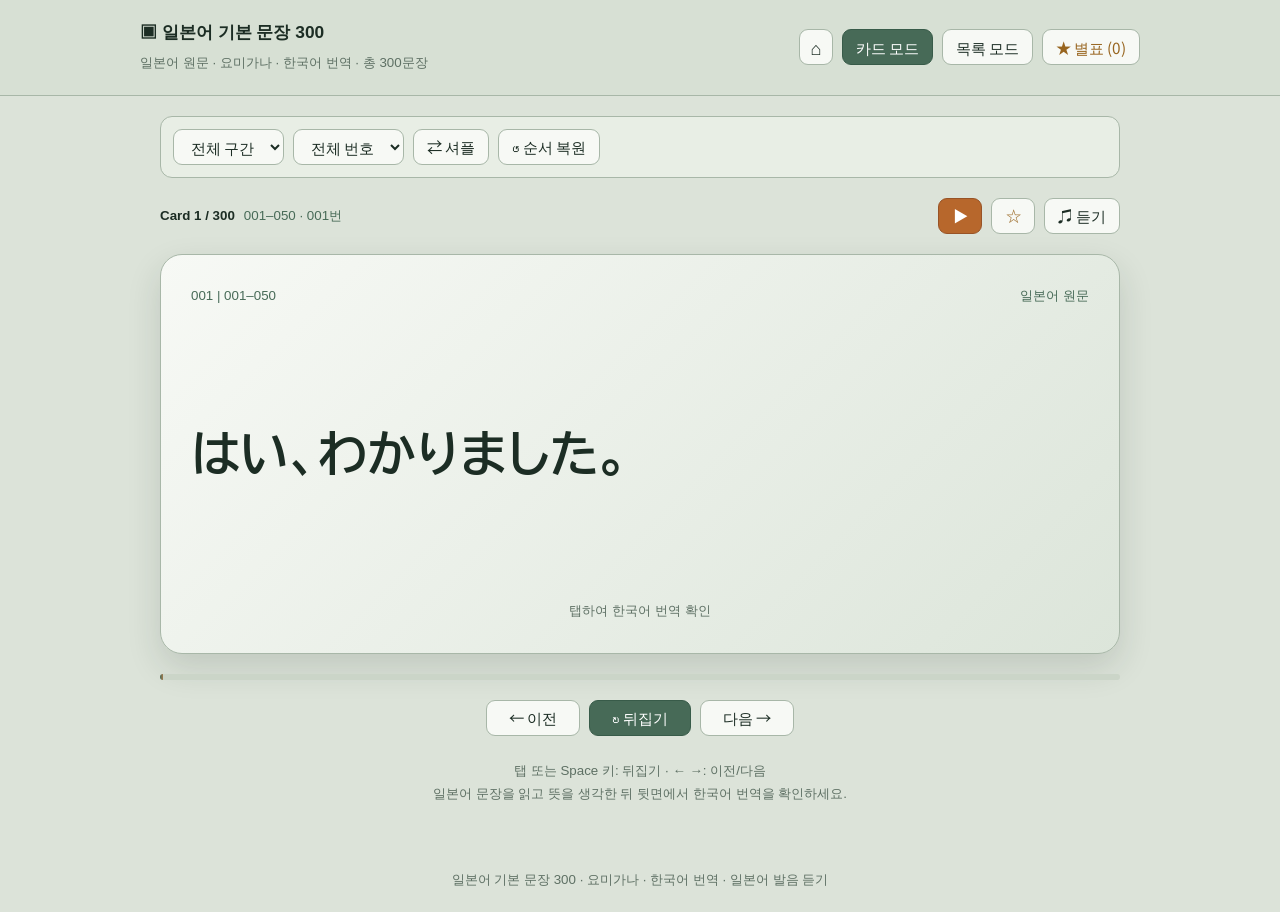
<file: SJPT_Japanese_Sentences_300.html>
<!doctype html><html lang="ko"><meta charset="utf-8"><meta name="viewport" content="width=device-width,initial-scale=1"><title>일본어 기본 문장 300</title><link rel="icon" type="image/svg+xml" href="./sjpt-favicon.svg"><style>@import url('./sjpt-soft-sage.css');
:root{color-scheme:dark}*{box-sizing:border-box}body{margin:0;background:#0f172a;color:#f1f5f9;font:calc(16px + 1pt)/1.7 Arial,'Malgun Gothic',sans-serif}header{background:#1e293b;border-bottom:1px solid #334155;padding:18px}header>div,main{max-width:1000px;margin:auto}h1{font-size:calc(16px + 1pt);margin:0}small,.hint,footer{font-size:calc(12px + 1pt);color:#94a3b8}main{padding:20px}.row{display:flex;gap:9px;align-items:center;flex-wrap:wrap}header>div{display:flex;justify-content:space-between;gap:16px;flex-wrap:wrap}button,input,select,.menuLink{font:calc(14px + 1pt)/1.5 Arial,'Malgun Gothic',sans-serif;border:1px solid #475569;border-radius:9px;padding:10px 13px;color:#f1f5f9;background:#1e293b}button,select,.menuLink{cursor:pointer}.menuLink{text-decoration:none;display:inline-flex;align-items:center;justify-content:center;width:34px;height:34px;padding:0;font-size:18px;line-height:1}button:hover,.menuLink:hover{background:#475569}button.active,.primary{background:#4f46e5}button:focus-visible,input:focus-visible,select:focus-visible,.menuLink:focus-visible,[tabindex]:focus-visible{outline:3px solid #a5b4fc;outline-offset:3px}input{flex:1;min-width:180px}.filters{background:#1e293b88;padding:12px;border:1px solid #334155;border-radius:12px}.status{justify-content:space-between;margin:20px 0;font-size:calc(12px + 1pt)}.badge{color:#a5b4fc}.star{color:#fbbf24}.card{border:1px solid #475569;background:linear-gradient(130deg,#1e293b,#162036);border-radius:22px;padding:30px;min-height:400px;box-shadow:0 20px 50px #02061766;cursor:pointer;display:flex;flex-direction:column;gap:26px}.card.back{background:linear-gradient(130deg,#28244c,#0f172a);border-color:#6366f1}.cardTop{display:flex;justify-content:space-between;gap:10px;font-size:calc(12px + 1pt);color:#a5b4fc}.sentence{font-size:calc(48px + 1pt);line-height:2.1;font-weight:bold;overflow-wrap:anywhere;margin:auto 0;padding:20px 0}.sentence.long{font-size:calc(30px + 1pt)}ruby{ruby-position:over}rt{font-size:calc(14px + 1pt);color:#a5b4fc;font-weight:normal}rp{display:none}.translations{margin:1em 0 0;border-top:1px solid #454563;padding-top:24px;display:grid;grid-template-columns:46px 1fr;gap:12px;font-size:calc(16px + 1pt);line-height:1.8}dt{font-weight:bold;color:#a5b4fc}dd{margin:0}dt:last-of-type,dd:last-child{color:#6ee7b7}.hint{text-align:center}.progress{height:6px;border-radius:5px;background:#1e293b;margin:20px 0;overflow:hidden}.progress>div{height:100%;background:linear-gradient(90deg,#6366f1,#34d399)}.controls{justify-content:center}.controls button{padding:14px 22px}#autoPlay,#star{width:44px;height:44px;padding:0;display:inline-grid;place-items:center}#autoPlay{background:#ea580c;border-color:#fb923c;color:#fff}#autoPlay:hover{background:#c2410c;border-color:#fdba74}#autoPlay.active{background:#f97316;border-color:#fed7aa}.help{text-align:center;color:#94a3b8;font-size:calc(12px + 1pt);margin:24px 0}.listitem{background:#1e293b;border:1px solid #334155;border-radius:14px;padding:22px;margin:15px 0}.listitem h2{font-size:calc(14px + 1pt);color:#a5b4fc}.listSentence{font-size:calc(20px + 1pt);line-height:2.3}footer{text-align:center;padding:20px}.empty{text-align:center;padding:60px 20px;color:#94a3b8}#message{color:#fbbf24;font-size:calc(12px + 1pt)}[hidden]{display:none!important}@media(max-width:640px){main{padding:12px}.card{padding:22px 18px;min-height:380px}.sentence{font-size:calc(36px + 1pt)}.sentence.long{font-size:calc(28px + 1pt)}rt{font-size:calc(12px + 1pt)}.filters input{flex-basis:100%}select{max-width:100%}.translations{grid-template-columns:38px 1fr}.controls button{padding:12px 18px}}
</style><header><div><div><h1>▣ 일본어 기본 문장 300</h1><small>일본어 원문 · 요미가나 · 한국어 번역 · 총 300문장</small></div><nav class="row"><a class="menuLink" href="./index.html" aria-label="SJPT 학습 목차로 돌아가기" title="목차로 돌아가기">⌂</a><button id="cardsMode" class="active">카드 모드</button><button id="listMode">목록 모드</button><button id="starFilter" class="star">★ 별표 (0)</button></nav></div></header><main><section class="row filters"><input id="search" aria-label="검색" placeholder="일본어, 요미가나 또는 한국어 검색…"><button id="clear">지우기</button><select id="part" aria-label="학습 구간"><option value="">전체 구간</option><option value="1">001–050</option><option value="2">051–100</option><option value="3">101–150</option><option value="4">151–200</option><option value="5">201–250</option><option value="6">251–300</option></select><select id="number" aria-label="문항 번호"><option value="">전체 번호</option></select><button id="shuffle">⇄ 셔플</button><button id="reset">↺ 순서 복원</button></section><div class="row status"><div class="row"><strong id="count" aria-live="polite"></strong><span id="tag" class="badge"></span></div><div class="row"><button id="autoPlay" aria-label="자동 넘김 시작" title="자동 넘김 시작" aria-pressed="false">▶</button><button id="star" class="star" aria-label="현재 문항 별표">☆</button><button id="speak">♫ 듣기</button></div></div><p id="message" role="status"></p><section id="cardView"><div id="card" class="card" role="button" tabindex="0" aria-label="카드 뒤집기"></div><div class="progress"><div id="progress"></div></div><div class="row controls"><button id="prev">← 이전</button><button id="flip" class="primary">↻ 뒤집기</button><button id="next">다음 →</button></div><p class="help">탭 또는 Space 키: 뒤집기 · ← →: 이전/다음<br>일본어 문장을 읽고 뜻을 생각한 뒤 뒷면에서 한국어 번역을 확인하세요.</p></section><section id="listView" hidden aria-label="문항 목록"></section><div id="empty" class="empty" hidden>조건에 맞는 문항이 없습니다.<br>검색어 또는 필터를 변경해 주세요.</div></main><footer>일본어 기본 문장 300 · 요미가나 · 한국어 번역 · 일본어 발음 듣기</footer><script>
const DATA=[{"id":1,"part":1.0,"no":"001","title":"001–050","q":"はい、わかりました。","qr":"はい、わかりました。","a":"네, 알겠습니다.","ar":"네, 알겠습니다.","qko":"네, 알겠습니다.","ako":"","situation":""},{"id":2,"part":1.0,"no":"002","title":"001–050","q":"すみません。","qr":"すみません。","a":"죄송합니다.","ar":"죄송합니다.","qko":"죄송합니다.","ako":"","situation":""},{"id":3,"part":1.0,"no":"003","title":"001–050","q":"ありがとうございます。","qr":"ありがとうございます。","a":"감사합니다.","ar":"감사합니다.","qko":"감사합니다.","ako":"","situation":""},{"id":4,"part":1.0,"no":"004","title":"001–050","q":"もう一度お願いします。","qr":"もう一度(もういちど)お願い(おねがい)します。","a":"다시 한 번 부탁드립니다.","ar":"다시 한 번 부탁드립니다.","qko":"다시 한 번 부탁드립니다.","ako":"","situation":""},{"id":5,"part":1.0,"no":"005","title":"001–050","q":"少し待ってください。","qr":"少し(すこし)待っ(まっ)てください。","a":"잠시만 기다려 주세요.","ar":"잠시만 기다려 주세요.","qko":"잠시만 기다려 주세요.","ako":"","situation":""},{"id":6,"part":1.0,"no":"006","title":"001–050","q":"大丈夫です。","qr":"大丈夫(だいじょうぶ)です。","a":"괜찮습니다.","ar":"괜찮습니다.","qko":"괜찮습니다.","ako":"","situation":""},{"id":7,"part":1.0,"no":"007","title":"001–050","q":"いいと思います。","qr":"いいと思い(おもい)ます。","a":"좋다고 생각합니다.","ar":"좋다고 생각합니다.","qko":"좋다고 생각합니다.","ako":"","situation":""},{"id":8,"part":1.0,"no":"008","title":"001–050","q":"私もそう思います。","qr":"私(わたし)もそう思い(おもい)ます。","a":"저도 그렇게 생각합니다.","ar":"저도 그렇게 생각합니다.","qko":"저도 그렇게 생각합니다.","ako":"","situation":""},{"id":9,"part":1.0,"no":"009","title":"001–050","q":"申し訳ありません。","qr":"申し訳(もうしわけ)ありません。","a":"죄송합니다.","ar":"죄송합니다.","qko":"죄송합니다.","ako":"","situation":""},{"id":10,"part":1.0,"no":"010","title":"001–050","q":"よろしくお願いします。","qr":"よろしくお願い(おねがい)します。","a":"잘 부탁드립니다.","ar":"잘 부탁드립니다.","qko":"잘 부탁드립니다.","ako":"","situation":""},{"id":11,"part":1.0,"no":"011","title":"001–050","q":"そうですね。","qr":"そうですね。","a":"그렇네요.","ar":"그렇네요.","qko":"그렇네요.","ako":"","situation":""},{"id":12,"part":1.0,"no":"012","title":"001–050","q":"わかりません。","qr":"わかりません。","a":"모르겠습니다.","ar":"모르겠습니다.","qko":"모르겠습니다.","ako":"","situation":""},{"id":13,"part":1.0,"no":"013","title":"001–050","q":"ちょっと難しいです。","qr":"ちょっと難しい(むずかしい)です。","a":"조금 어렵습니다.","ar":"조금 어렵습니다.","qko":"조금 어렵습니다.","ako":"","situation":""},{"id":14,"part":1.0,"no":"014","title":"001–050","q":"すぐ確認します。","qr":"すぐ確認(かくにん)します。","a":"바로 확인하겠습니다.","ar":"바로 확인하겠습니다.","qko":"바로 확인하겠습니다.","ako":"","situation":""},{"id":15,"part":1.0,"no":"015","title":"001–050","q":"もう一度確認します。","qr":"もう一度(もういちど)確認(かくにん)します。","a":"다시 한 번 확인하겠습니다.","ar":"다시 한 번 확인하겠습니다.","qko":"다시 한 번 확인하겠습니다.","ako":"","situation":""},{"id":16,"part":1.0,"no":"016","title":"001–050","q":"あとで連絡します。","qr":"あとで連絡(れんらく)します。","a":"나중에 연락하겠습니다.","ar":"나중에 연락하겠습니다.","qko":"나중에 연락하겠습니다.","ako":"","situation":""},{"id":17,"part":1.0,"no":"017","title":"001–050","q":"今日は少し忙しいです。","qr":"今日(きょう)は少し(すこし)忙しい(いそがしい)です。","a":"오늘은 조금 바쁩니다.","ar":"오늘은 조금 바쁩니다.","qko":"오늘은 조금 바쁩니다.","ako":"","situation":""},{"id":18,"part":1.0,"no":"018","title":"001–050","q":"明日は時間があります。","qr":"明日(あした)は時間(じかん)があります。","a":"내일은 시간이 있습니다.","ar":"내일은 시간이 있습니다.","qko":"내일은 시간이 있습니다.","ako":"","situation":""},{"id":19,"part":1.0,"no":"019","title":"001–050","q":"今は時間がありません。","qr":"今(いま)は時間(じかん)がありません。","a":"지금은 시간이 없습니다.","ar":"지금은 시간이 없습니다.","qko":"지금은 시간이 없습니다.","ako":"","situation":""},{"id":20,"part":1.0,"no":"020","title":"001–050","q":"それはいいですね。","qr":"それはいいですね。","a":"그거 좋네요.","ar":"그거 좋네요.","qko":"그거 좋네요.","ako":"","situation":""},{"id":21,"part":1.0,"no":"021","title":"001–050","q":"ここはカフェです。","qr":"ここはカフェです。","a":"여기는 카페입니다.","ar":"여기는 카페입니다.","qko":"여기는 카페입니다.","ako":"","situation":""},{"id":22,"part":1.0,"no":"022","title":"001–050","q":"ここは本屋です。","qr":"ここは本屋(ほんや)です。","a":"여기는 서점입니다.","ar":"여기는 서점입니다.","qko":"여기는 서점입니다.","ako":"","situation":""},{"id":23,"part":1.0,"no":"023","title":"001–050","q":"ここは駅です。","qr":"ここは駅(えき)です。","a":"여기는 역입니다.","ar":"여기는 역입니다.","qko":"여기는 역입니다.","ako":"","situation":""},{"id":24,"part":1.0,"no":"024","title":"001–050","q":"ここは病院です。","qr":"ここは病院(びょういん)です。","a":"여기는 병원입니다.","ar":"여기는 병원입니다.","qko":"여기는 병원입니다.","ako":"","situation":""},{"id":25,"part":1.0,"no":"025","title":"001–050","q":"ここは公園です。","qr":"ここは公園(こうえん)です。","a":"여기는 공원입니다.","ar":"여기는 공원입니다.","qko":"여기는 공원입니다.","ako":"","situation":""},{"id":26,"part":1.0,"no":"026","title":"001–050","q":"男の人がいます。","qr":"男(おとこ)の人(ひと)がいます。","a":"남자가 있습니다.","ar":"남자가 있습니다.","qko":"남자가 있습니다.","ako":"","situation":""},{"id":27,"part":1.0,"no":"027","title":"001–050","q":"女の人がいます。","qr":"女(おんな)の人(ひと)がいます。","a":"여자가 있습니다.","ar":"여자가 있습니다.","qko":"여자가 있습니다.","ako":"","situation":""},{"id":28,"part":1.0,"no":"028","title":"001–050","q":"子供がいます。","qr":"子供(こども)がいます。","a":"아이가 있습니다.","ar":"아이가 있습니다.","qko":"아이가 있습니다.","ako":"","situation":""},{"id":29,"part":1.0,"no":"029","title":"001–050","q":"二人います。","qr":"二人(ふたり)います。","a":"두 명 있습니다.","ar":"두 명 있습니다.","qko":"두 명 있습니다.","ako":"","situation":""},{"id":30,"part":1.0,"no":"030","title":"001–050","q":"三人います。","qr":"三人(さんにん)います。","a":"세 명 있습니다.","ar":"세 명 있습니다.","qko":"세 명 있습니다.","ako":"","situation":""},{"id":31,"part":1.0,"no":"031","title":"001–050","q":"男の人は本を読んでいます。","qr":"男(おとこ)の人(ひと)は本(ほん)を読ん(よん)でいます。","a":"남자는 책을 읽고 있습니다.","ar":"남자는 책을 읽고 있습니다.","qko":"남자는 책을 읽고 있습니다.","ako":"","situation":""},{"id":32,"part":1.0,"no":"032","title":"001–050","q":"女の人は電話をしています。","qr":"女(おんな)の人(ひと)は電話(でんわ)をしています。","a":"여자는 전화를 하고 있습니다.","ar":"여자는 전화를 하고 있습니다.","qko":"여자는 전화를 하고 있습니다.","ako":"","situation":""},{"id":33,"part":1.0,"no":"033","title":"001–050","q":"子供は走っています。","qr":"子供(こども)は走っ(はしっ)ています。","a":"아이는 달리고 있습니다.","ar":"아이는 달리고 있습니다.","qko":"아이는 달리고 있습니다.","ako":"","situation":""},{"id":34,"part":1.0,"no":"034","title":"001–050","q":"男の人はコーヒーを飲んでいます。","qr":"男(おとこ)の人(ひと)はコーヒーを飲ん(のん)でいます。","a":"남자는 커피를 마시고 있습니다.","ar":"남자는 커피를 마시고 있습니다.","qko":"남자는 커피를 마시고 있습니다.","ako":"","situation":""},{"id":35,"part":1.0,"no":"035","title":"001–050","q":"女の人は料理をしています。","qr":"女(おんな)の人(ひと)は料理(りょうり)をしています。","a":"여자는 요리를 하고 있습니다.","ar":"여자는 요리를 하고 있습니다.","qko":"여자는 요리를 하고 있습니다.","ako":"","situation":""},{"id":36,"part":1.0,"no":"036","title":"001–050","q":"男の人は写真を撮っています。","qr":"男(おとこ)の人(ひと)は写真(しゃしん)を撮っ(とっ)ています。","a":"남자는 사진을 찍고 있습니다.","ar":"남자는 사진을 찍고 있습니다.","qko":"남자는 사진을 찍고 있습니다.","ako":"","situation":""},{"id":37,"part":1.0,"no":"037","title":"001–050","q":"女の人は買い物をしています。","qr":"女(おんな)の人(ひと)は買い物(かいもの)をしています。","a":"여자는 쇼핑을 하고 있습니다.","ar":"여자는 쇼핑을 하고 있습니다.","qko":"여자는 쇼핑을 하고 있습니다.","ako":"","situation":""},{"id":38,"part":1.0,"no":"038","title":"001–050","q":"男の人は新聞を読んでいます。","qr":"男(おとこ)の人(ひと)は新聞(しんぶん)を読ん(よん)でいます。","a":"남자는 신문을 읽고 있습니다.","ar":"남자는 신문을 읽고 있습니다.","qko":"남자는 신문을 읽고 있습니다.","ako":"","situation":""},{"id":39,"part":1.0,"no":"039","title":"001–050","q":"女の人はパソコンを使っています。","qr":"女(おんな)の人(ひと)はパソコンを使っ(つかっ)ています。","a":"여자는 컴퓨터를 사용하고 있습니다.","ar":"여자는 컴퓨터를 사용하고 있습니다.","qko":"여자는 컴퓨터를 사용하고 있습니다.","ako":"","situation":""},{"id":40,"part":1.0,"no":"040","title":"001–050","q":"子供たちは遊んでいます。","qr":"子供(こども)たちは遊ん(あそん)でいます。","a":"아이들은 놀고 있습니다.","ar":"아이들은 놀고 있습니다.","qko":"아이들은 놀고 있습니다.","ako":"","situation":""},{"id":41,"part":1.0,"no":"041","title":"001–050","q":"机の上に本があります。","qr":"机(つくえ)の上(うえ)に本(ほん)があります。","a":"책상 위에 책이 있습니다.","ar":"책상 위에 책이 있습니다.","qko":"책상 위에 책이 있습니다.","ako":"","situation":""},{"id":42,"part":1.0,"no":"042","title":"001–050","q":"いすの上にかばんがあります。","qr":"いすの上(うえ)にかばんがあります。","a":"의자 위에 가방이 있습니다.","ar":"의자 위에 가방이 있습니다.","qko":"의자 위에 가방이 있습니다.","ako":"","situation":""},{"id":43,"part":1.0,"no":"043","title":"001–050","q":"テーブルの上にコップがあります。","qr":"テーブルの上(うえ)にコップがあります。","a":"테이블 위에 컵이 있습니다.","ar":"테이블 위에 컵이 있습니다.","qko":"테이블 위에 컵이 있습니다.","ako":"","situation":""},{"id":44,"part":1.0,"no":"044","title":"001–050","q":"部屋にベッドがあります。","qr":"部屋(へや)にベッドがあります。","a":"방에 침대가 있습니다.","ar":"방에 침대가 있습니다.","qko":"방에 침대가 있습니다.","ako":"","situation":""},{"id":45,"part":1.0,"no":"045","title":"001–050","q":"公園に木があります。","qr":"公園(こうえん)に木(き)があります。","a":"공원에 나무가 있습니다.","ar":"공원에 나무가 있습니다.","qko":"공원에 나무가 있습니다.","ako":"","situation":""},{"id":46,"part":1.0,"no":"046","title":"001–050","q":"男の人は立っています。","qr":"男(おとこ)の人(ひと)は立っ(たっ)ています。","a":"남자는 서 있습니다.","ar":"남자는 서 있습니다.","qko":"남자는 서 있습니다.","ako":"","situation":""},{"id":47,"part":1.0,"no":"047","title":"001–050","q":"女の人は座っています。","qr":"女(おんな)の人(ひと)は座っ(すわっ)ています。","a":"여자는 앉아 있습니다.","ar":"여자는 앉아 있습니다.","qko":"여자는 앉아 있습니다.","ako":"","situation":""},{"id":48,"part":1.0,"no":"048","title":"001–050","q":"男の人は歩いています。","qr":"男(おとこ)の人(ひと)は歩い(あるい)ています。","a":"남자는 걷고 있습니다.","ar":"남자는 걷고 있습니다.","qko":"남자는 걷고 있습니다.","ako":"","situation":""},{"id":49,"part":1.0,"no":"049","title":"001–050","q":"女の人は笑っています。","qr":"女(おんな)の人(ひと)は笑っ(わらっ)ています。","a":"여자는 웃고 있습니다.","ar":"여자는 웃고 있습니다.","qko":"여자는 웃고 있습니다.","ako":"","situation":""},{"id":50,"part":1.0,"no":"050","title":"001–050","q":"男の人は寝ています。","qr":"男(おとこ)の人(ひと)は寝(ね)ています。","a":"남자는 자고 있습니다.","ar":"남자는 자고 있습니다.","qko":"남자는 자고 있습니다.","ako":"","situation":""},{"id":51,"part":2.0,"no":"051","title":"051–100","q":"男の人はご飯を食べています。","qr":"男(おとこ)の人(ひと)はご飯(ごはん)を食べ(たべ)ています。","a":"남자는 밥을 먹고 있습니다.","ar":"남자는 밥을 먹고 있습니다.","qko":"남자는 밥을 먹고 있습니다.","ako":"","situation":""},{"id":52,"part":2.0,"no":"052","title":"051–100","q":"女の人は水を飲んでいます。","qr":"女(おんな)の人(ひと)は水(みず)を飲ん(のん)でいます。","a":"여자는 물을 마시고 있습니다.","ar":"여자는 물을 마시고 있습니다.","qko":"여자는 물을 마시고 있습니다.","ako":"","situation":""},{"id":53,"part":2.0,"no":"053","title":"051–100","q":"男の人は荷物を持っています。","qr":"男(おとこ)の人(ひと)は荷物(にもつ)を持っ(もっ)ています。","a":"남자는 짐을 들고 있습니다.","ar":"남자는 짐을 들고 있습니다.","qko":"남자는 짐을 들고 있습니다.","ako":"","situation":""},{"id":54,"part":2.0,"no":"054","title":"051–100","q":"女の人は電車を待っています。","qr":"女(おんな)の人(ひと)は電車(でんしゃ)を待っ(まっ)ています。","a":"여자는 전철을 기다리고 있습니다.","ar":"여자는 전철을 기다리고 있습니다.","qko":"여자는 전철을 기다리고 있습니다.","ako":"","situation":""},{"id":55,"part":2.0,"no":"055","title":"051–100","q":"男の人は店員さんと話しています。","qr":"男(おとこ)の人(ひと)は店員(てんいん)さんと話し(はなし)ています。","a":"남자는 점원과 이야기하고 있습니다.","ar":"남자는 점원과 이야기하고 있습니다.","qko":"남자는 점원과 이야기하고 있습니다.","ako":"","situation":""},{"id":56,"part":2.0,"no":"056","title":"051–100","q":"すみません、ペンを貸してください。","qr":"すみません、ペンを貸し(かし)てください。","a":"죄송하지만 펜을 빌려 주세요.","ar":"죄송하지만 펜을 빌려 주세요.","qko":"죄송하지만 펜을 빌려 주세요.","ako":"","situation":""},{"id":57,"part":2.0,"no":"057","title":"051–100","q":"すみません、道を教えてください。","qr":"すみません、道(みち)を教え(おしえ)てください。","a":"죄송하지만 길을 알려 주세요.","ar":"죄송하지만 길을 알려 주세요.","qko":"죄송하지만 길을 알려 주세요.","ako":"","situation":""},{"id":58,"part":2.0,"no":"058","title":"051–100","q":"すみません、駅はどこですか。","qr":"すみません、駅(えき)はどこですか。","a":"죄송하지만 역은 어디입니까.","ar":"죄송하지만 역은 어디입니까.","qko":"죄송하지만 역은 어디입니까.","ako":"","situation":""},{"id":59,"part":2.0,"no":"059","title":"051–100","q":"すみません、これはいくらですか。","qr":"すみません、これはいくらですか。","a":"죄송하지만 이것은 얼마입니까.","ar":"죄송하지만 이것은 얼마입니까.","qko":"죄송하지만 이것은 얼마입니까.","ako":"","situation":""},{"id":60,"part":2.0,"no":"060","title":"051–100","q":"すみません、もう少し安くしていただけますか。","qr":"すみません、もう少し(もうすこし)安く(やすく)していただけますか。","a":"죄송하지만 조금 더 싸게 해 주실 수 있을까요.","ar":"죄송하지만 조금 더 싸게 해 주실 수 있을까요.","qko":"죄송하지만 조금 더 싸게 해 주실 수 있을까요.","ako":"","situation":""},{"id":61,"part":2.0,"no":"061","title":"051–100","q":"はい、どうぞ使ってください。","qr":"はい、どうぞ使っ(つかっ)てください。","a":"네, 쓰세요.","ar":"네, 쓰세요.","qko":"네, 쓰세요.","ako":"","situation":""},{"id":62,"part":2.0,"no":"062","title":"051–100","q":"はい、どうぞ座ってください。","qr":"はい、どうぞ座っ(すわっ)てください。","a":"네, 앉으세요.","ar":"네, 앉으세요.","qko":"네, 앉으세요.","ako":"","situation":""},{"id":63,"part":2.0,"no":"063","title":"051–100","q":"はい、一緒に行きましょう。","qr":"はい、一緒(いっしょ)に行き(いき)ましょう。","a":"네, 같이 갑시다.","ar":"네, 같이 갑시다.","qko":"네, 같이 갑시다.","ako":"","situation":""},{"id":64,"part":2.0,"no":"064","title":"051–100","q":"はい、お手伝いします。","qr":"はい、お手伝い(おてつだい)します。","a":"네, 도와드리겠습니다.","ar":"네, 도와드리겠습니다.","qko":"네, 도와드리겠습니다.","ako":"","situation":""},{"id":65,"part":2.0,"no":"065","title":"051–100","q":"いいえ、今日はちょっと難しいです。","qr":"いいえ、今日(きょう)はちょっと難しい(むずかしい)です。","a":"아니요, 오늘은 조금 어렵습니다.","ar":"아니요, 오늘은 조금 어렵습니다.","qko":"아니요, 오늘은 조금 어렵습니다.","ako":"","situation":""},{"id":66,"part":2.0,"no":"066","title":"051–100","q":"明日なら大丈夫です。","qr":"明日(あした)なら大丈夫(だいじょうぶ)です。","a":"내일이라면 괜찮습니다.","ar":"내일이라면 괜찮습니다.","qko":"내일이라면 괜찮습니다.","ako":"","situation":""},{"id":67,"part":2.0,"no":"067","title":"051–100","q":"午後なら時間があります。","qr":"午後(ごご)なら時間(じかん)があります。","a":"오후라면 시간이 있습니다.","ar":"오후라면 시간이 있습니다.","qko":"오후라면 시간이 있습니다.","ako":"","situation":""},{"id":68,"part":2.0,"no":"068","title":"051–100","q":"週末なら行けます。","qr":"週末(しゅうまつ)なら行け(いけ)ます。","a":"주말이라면 갈 수 있습니다.","ar":"주말이라면 갈 수 있습니다.","qko":"주말이라면 갈 수 있습니다.","ako":"","situation":""},{"id":69,"part":2.0,"no":"069","title":"051–100","q":"もう少し早く来てください。","qr":"もう少し(もうすこし)早く(はやく)来(き)てください。","a":"조금 더 일찍 와 주세요.","ar":"조금 더 일찍 와 주세요.","qko":"조금 더 일찍 와 주세요.","ako":"","situation":""},{"id":70,"part":2.0,"no":"070","title":"051–100","q":"もう少しゆっくり話してください。","qr":"もう少し(もうすこし)ゆっくり話し(はなし)てください。","a":"조금 더 천천히 말해 주세요.","ar":"조금 더 천천히 말해 주세요.","qko":"조금 더 천천히 말해 주세요.","ako":"","situation":""},{"id":71,"part":2.0,"no":"071","title":"051–100","q":"すみません、聞き取れませんでした。","qr":"すみません、聞き取れ(ききとれ)ませんでした。","a":"죄송하지만 알아듣지 못했습니다.","ar":"죄송하지만 알아듣지 못했습니다.","qko":"죄송하지만 알아듣지 못했습니다.","ako":"","situation":""},{"id":72,"part":2.0,"no":"072","title":"051–100","q":"すみません、遅れます。","qr":"すみません、遅れ(おくれ)ます。","a":"죄송하지만 늦겠습니다.","ar":"죄송하지만 늦겠습니다.","qko":"죄송하지만 늦겠습니다.","ako":"","situation":""},{"id":73,"part":2.0,"no":"073","title":"051–100","q":"電車が遅れています。","qr":"電車(でんしゃ)が遅れ(おくれ)ています。","a":"전철이 지연되고 있습니다.","ar":"전철이 지연되고 있습니다.","qko":"전철이 지연되고 있습니다.","ako":"","situation":""},{"id":74,"part":2.0,"no":"074","title":"051–100","q":"道が混んでいます。","qr":"道(みち)が混ん(こん)でいます。","a":"길이 막히고 있습니다.","ar":"길이 막히고 있습니다.","qko":"길이 막히고 있습니다.","ako":"","situation":""},{"id":75,"part":2.0,"no":"075","title":"051–100","q":"体調が悪いです。","qr":"体調(たいちょう)が悪い(わるい)です。","a":"몸 상태가 안 좋습니다.","ar":"몸 상태가 안 좋습니다.","qko":"몸 상태가 안 좋습니다.","ako":"","situation":""},{"id":76,"part":2.0,"no":"076","title":"051–100","q":"頭が痛いです。","qr":"頭(あたま)が痛い(いたい)です。","a":"머리가 아픕니다.","ar":"머리가 아픕니다.","qko":"머리가 아픕니다.","ako":"","situation":""},{"id":77,"part":2.0,"no":"077","title":"051–100","q":"風邪をひきました。","qr":"風邪(かぜ)をひきました。","a":"감기에 걸렸습니다.","ar":"감기에 걸렸습니다.","qko":"감기에 걸렸습니다.","ako":"","situation":""},{"id":78,"part":2.0,"no":"078","title":"051–100","q":"病院へ行きたいです。","qr":"病院(びょういん)へ行き(いき)たいです。","a":"병원에 가고 싶습니다.","ar":"병원에 가고 싶습니다.","qko":"병원에 가고 싶습니다.","ako":"","situation":""},{"id":79,"part":2.0,"no":"079","title":"051–100","q":"薬を飲みました。","qr":"薬(くすり)を飲み(のみ)ました。","a":"약을 먹었습니다.","ar":"약을 먹었습니다.","qko":"약을 먹었습니다.","ako":"","situation":""},{"id":80,"part":2.0,"no":"080","title":"051–100","q":"今日は早く帰りたいです。","qr":"今日(きょう)は早く(はやく)帰り(かえり)たいです。","a":"오늘은 일찍 돌아가고 싶습니다.","ar":"오늘은 일찍 돌아가고 싶습니다.","qko":"오늘은 일찍 돌아가고 싶습니다.","ako":"","situation":""},{"id":81,"part":2.0,"no":"081","title":"051–100","q":"私は日本語を勉強しています。","qr":"私(わたし)は日本語(にほんご)を勉強(べんきょう)しています。","a":"저는 일본어를 공부하고 있습니다.","ar":"저는 일본어를 공부하고 있습니다.","qko":"저는 일본어를 공부하고 있습니다.","ako":"","situation":""},{"id":82,"part":2.0,"no":"082","title":"051–100","q":"日本語は少し難しいですが、おもしろいです。","qr":"日本語(にほんご)は少し(すこし)難しい(むずかしい)ですが、おもしろいです。","a":"일본어는 조금 어렵지만 재미있습니다.","ar":"일본어는 조금 어렵지만 재미있습니다.","qko":"일본어는 조금 어렵지만 재미있습니다.","ako":"","situation":""},{"id":83,"part":2.0,"no":"083","title":"051–100","q":"毎日、少しずつ勉強しています。","qr":"毎日(まいにち)、少し(すこし)ずつ勉強(べんきょう)しています。","a":"매일 조금씩 공부하고 있습니다.","ar":"매일 조금씩 공부하고 있습니다.","qko":"매일 조금씩 공부하고 있습니다.","ako":"","situation":""},{"id":84,"part":2.0,"no":"084","title":"051–100","q":"日本語で話す練習をしています。","qr":"日本語(にほんご)で話す(はなす)練習(れんしゅう)をしています。","a":"일본어로 말하는 연습을 하고 있습니다.","ar":"일본어로 말하는 연습을 하고 있습니다.","qko":"일본어로 말하는 연습을 하고 있습니다.","ako":"","situation":""},{"id":85,"part":2.0,"no":"085","title":"051–100","q":"将来、日本語を使って仕事をしたいです。","qr":"将来(しょうらい)、日本語(にほんご)を使っ(つかっ)て仕事(しごと)をしたいです。","a":"장래에 일본어를 사용해서 일하고 싶습니다.","ar":"장래에 일본어를 사용해서 일하고 싶습니다.","qko":"장래에 일본어를 사용해서 일하고 싶습니다.","ako":"","situation":""},{"id":86,"part":2.0,"no":"086","title":"051–100","q":"私の趣味は音楽を聞くことです。","qr":"私(わたし)の趣味(しゅみ)は音楽(おんがく)を聞く(きく)ことです。","a":"제 취미는 음악을 듣는 것입니다.","ar":"제 취미는 음악을 듣는 것입니다.","qko":"제 취미는 음악을 듣는 것입니다.","ako":"","situation":""},{"id":87,"part":2.0,"no":"087","title":"051–100","q":"私の趣味は映画を見ることです。","qr":"私(わたし)の趣味(しゅみ)は映画(えいが)を見る(みる)ことです。","a":"제 취미는 영화를 보는 것입니다.","ar":"제 취미는 영화를 보는 것입니다.","qko":"제 취미는 영화를 보는 것입니다.","ako":"","situation":""},{"id":88,"part":2.0,"no":"088","title":"051–100","q":"週末はよく友達に会います。","qr":"週末(しゅうまつ)はよく友達(ともだち)に会い(あい)ます。","a":"주말에는 자주 친구를 만납니다.","ar":"주말에는 자주 친구를 만납니다.","qko":"주말에는 자주 친구를 만납니다.","ako":"","situation":""},{"id":89,"part":2.0,"no":"089","title":"051–100","q":"休みの日は家でゆっくりします。","qr":"休み(やすみ)の日(ひ)は家(いえ)でゆっくりします。","a":"쉬는 날에는 집에서 쉽니다.","ar":"쉬는 날에는 집에서 쉽니다.","qko":"쉬는 날에는 집에서 쉽니다.","ako":"","situation":""},{"id":90,"part":2.0,"no":"090","title":"051–100","q":"旅行に行くのが好きです。","qr":"旅行(りょこう)に行く(いく)のが好き(すき)です。","a":"여행 가는 것을 좋아합니다.","ar":"여행 가는 것을 좋아합니다.","qko":"여행 가는 것을 좋아합니다.","ako":"","situation":""},{"id":91,"part":2.0,"no":"091","title":"051–100","q":"韓国料理が好きです。","qr":"韓国(かんこく)料理(りょうり)が好き(すき)です。","a":"한국 요리를 좋아합니다.","ar":"한국 요리를 좋아합니다.","qko":"한국 요리를 좋아합니다.","ako":"","situation":""},{"id":92,"part":2.0,"no":"092","title":"051–100","q":"日本料理も好きです。","qr":"日本(にほん)料理(りょうり)も好き(すき)です。","a":"일본 요리도 좋아합니다.","ar":"일본 요리도 좋아합니다.","qko":"일본 요리도 좋아합니다.","ako":"","situation":""},{"id":93,"part":2.0,"no":"093","title":"051–100","q":"一番好きな食べ物はキムチチゲです。","qr":"一番(いちばん)好き(すき)な食べ物(たべもの)はキムチチゲです。","a":"가장 좋아하는 음식은 김치찌개입니다.","ar":"가장 좋아하는 음식은 김치찌개입니다.","qko":"가장 좋아하는 음식은 김치찌개입니다.","ako":"","situation":""},{"id":94,"part":2.0,"no":"094","title":"051–100","q":"辛い料理が好きです。","qr":"辛い(からい)料理(りょうり)が好き(すき)です。","a":"매운 요리를 좋아합니다.","ar":"매운 요리를 좋아합니다.","qko":"매운 요리를 좋아합니다.","ako":"","situation":""},{"id":95,"part":2.0,"no":"095","title":"051–100","q":"甘いものはあまり食べません。","qr":"甘い(あまい)ものはあまり食べ(たべ)ません。","a":"단 것은 별로 먹지 않습니다.","ar":"단 것은 별로 먹지 않습니다.","qko":"단 것은 별로 먹지 않습니다.","ako":"","situation":""},{"id":96,"part":2.0,"no":"096","title":"051–100","q":"朝ご飯はあまり食べません。","qr":"朝(あさ)ご飯(ごはん)はあまり食べ(たべ)ません。","a":"아침밥은 별로 먹지 않습니다.","ar":"아침밥은 별로 먹지 않습니다.","qko":"아침밥은 별로 먹지 않습니다.","ako":"","situation":""},{"id":97,"part":2.0,"no":"097","title":"051–100","q":"昼ご飯は会社の近くで食べます。","qr":"昼(ひる)ご飯(ごはん)は会社(かいしゃ)の近く(ちかく)で食べ(たべ)ます。","a":"점심은 회사 근처에서 먹습니다.","ar":"점심은 회사 근처에서 먹습니다.","qko":"점심은 회사 근처에서 먹습니다.","ako":"","situation":""},{"id":98,"part":2.0,"no":"098","title":"051–100","q":"晩ご飯は家で食べることが多いです。","qr":"晩(ばん)ご飯(ごはん)は家(いえ)で食べる(たべる)ことが多い(おおい)です。","a":"저녁은 집에서 먹는 경우가 많습니다.","ar":"저녁은 집에서 먹는 경우가 많습니다.","qko":"저녁은 집에서 먹는 경우가 많습니다.","ako":"","situation":""},{"id":99,"part":2.0,"no":"099","title":"051–100","q":"コーヒーをよく飲みます。","qr":"コーヒーをよく飲み(のみ)ます。","a":"커피를 자주 마십니다.","ar":"커피를 자주 마십니다.","qko":"커피를 자주 마십니다.","ako":"","situation":""},{"id":100,"part":2.0,"no":"100","title":"051–100","q":"健康のために運動しています。","qr":"健康(けんこう)のために運動(うんどう)しています。","a":"건강을 위해 운동하고 있습니다.","ar":"건강을 위해 운동하고 있습니다.","qko":"건강을 위해 운동하고 있습니다.","ako":"","situation":""},{"id":101,"part":3.0,"no":"101","title":"101–150","q":"週に二回ぐらい運動します。","qr":"週(しゅう)に二回(にかい)ぐらい運動(うんどう)します。","a":"일주일에 두 번 정도 운동합니다.","ar":"일주일에 두 번 정도 운동합니다.","qko":"일주일에 두 번 정도 운동합니다.","ako":"","situation":""},{"id":102,"part":3.0,"no":"102","title":"101–150","q":"最近、少し疲れています。","qr":"最近(さいきん)、少し(すこし)疲れ(つかれ)ています。","a":"최근 조금 피곤합니다.","ar":"최근 조금 피곤합니다.","qko":"최근 조금 피곤합니다.","ako":"","situation":""},{"id":103,"part":3.0,"no":"103","title":"101–150","q":"ストレスがあるときは音楽を聞きます。","qr":"ストレスがあるときは音楽(おんがく)を聞き(きき)ます。","a":"스트레스가 있을 때는 음악을 듣습니다.","ar":"스트레스가 있을 때는 음악을 듣습니다.","qko":"스트레스가 있을 때는 음악을 듣습니다.","ako":"","situation":""},{"id":104,"part":3.0,"no":"104","title":"101–150","q":"気分転換に散歩します。","qr":"気分(きぶん)転換(てんかん)に散歩(さんぽ)します。","a":"기분 전환으로 산책합니다.","ar":"기분 전환으로 산책합니다.","qko":"기분 전환으로 산책합니다.","ako":"","situation":""},{"id":105,"part":3.0,"no":"105","title":"101–150","q":"これからもっと頑張りたいです。","qr":"これからもっと頑張り(がんばり)たいです。","a":"앞으로 더 열심히 하고 싶습니다.","ar":"앞으로 더 열심히 하고 싶습니다.","qko":"앞으로 더 열심히 하고 싶습니다.","ako":"","situation":""},{"id":106,"part":3.0,"no":"106","title":"101–150","q":"すみません、今日は約束の時間に遅れそうです。","qr":"すみません、今日(きょう)は約束(やくそく)の時間(じかん)に遅れ(おくれ)そうです。","a":"죄송하지만 오늘 약속 시간에 늦을 것 같습니다.","ar":"죄송하지만 오늘 약속 시간에 늦을 것 같습니다.","qko":"죄송하지만 오늘 약속 시간에 늦을 것 같습니다.","ako":"","situation":""},{"id":107,"part":3.0,"no":"107","title":"101–150","q":"電車が遅れているので、十分ほど遅れます。","qr":"電車(でんしゃ)が遅れ(おくれ)ているので、十分(じゅっぷん)ほど遅れ(おくれ)ます。","a":"전철이 지연되고 있어서 10분 정도 늦겠습니다.","ar":"전철이 지연되고 있어서 10분 정도 늦겠습니다.","qko":"전철이 지연되고 있어서 10분 정도 늦겠습니다.","ako":"","situation":""},{"id":108,"part":3.0,"no":"108","title":"101–150","q":"着いたらすぐ連絡します。","qr":"着い(つい)たらすぐ連絡(れんらく)します。","a":"도착하면 바로 연락하겠습니다.","ar":"도착하면 바로 연락하겠습니다.","qko":"도착하면 바로 연락하겠습니다.","ako":"","situation":""},{"id":109,"part":3.0,"no":"109","title":"101–150","q":"ご迷惑をおかけして申し訳ありません。","qr":"ご迷惑(めいわく)をおかけして申し訳(もうしわけ)ありません。","a":"폐를 끼쳐 죄송합니다.","ar":"폐를 끼쳐 죄송합니다.","qko":"폐를 끼쳐 죄송합니다.","ako":"","situation":""},{"id":110,"part":3.0,"no":"110","title":"101–150","q":"もう少しだけ待っていただけますか。","qr":"もう少し(もうすこし)だけ待っ(まっ)ていただけますか。","a":"조금만 더 기다려 주실 수 있을까요.","ar":"조금만 더 기다려 주실 수 있을까요.","qko":"조금만 더 기다려 주실 수 있을까요.","ako":"","situation":""},{"id":111,"part":3.0,"no":"111","title":"101–150","q":"すみません、急な用事ができました。","qr":"すみません、急(きゅう)な用事(ようじ)ができました。","a":"죄송하지만 갑자기 일이 생겼습니다.","ar":"죄송하지만 갑자기 일이 생겼습니다.","qko":"죄송하지만 갑자기 일이 생겼습니다.","ako":"","situation":""},{"id":112,"part":3.0,"no":"112","title":"101–150","q":"今日の約束を別の日にちに変えていただけませんか。","qr":"今日(きょう)の約束(やくそく)を別(べつ)の日にち(ひにち)に変え(かえ)ていただけませんか。","a":"오늘 약속을 다른 날로 바꿔 주실 수 있을까요.","ar":"오늘 약속을 다른 날로 바꿔 주실 수 있을까요.","qko":"오늘 약속을 다른 날로 바꿔 주실 수 있을까요.","ako":"","situation":""},{"id":113,"part":3.0,"no":"113","title":"101–150","q":"明日の午後はいかがでしょうか。","qr":"明日(あした)の午後(ごご)はいかがでしょうか。","a":"내일 오후는 어떠십니까.","ar":"내일 오후는 어떠십니까.","qko":"내일 오후는 어떠십니까.","ako":"","situation":""},{"id":114,"part":3.0,"no":"114","title":"101–150","q":"ご都合のいい時間を教えてください。","qr":"ご都合(つごう)のいい時間(じかん)を教え(おしえ)てください。","a":"편하신 시간을 알려 주세요.","ar":"편하신 시간을 알려 주세요.","qko":"편하신 시간을 알려 주세요.","ako":"","situation":""},{"id":115,"part":3.0,"no":"115","title":"101–150","q":"本当に申し訳ありません。","qr":"本当に(ほんとうに)申し訳(もうしわけ)ありません。","a":"정말 죄송합니다.","ar":"정말 죄송합니다.","qko":"정말 죄송합니다.","ako":"","situation":""},{"id":116,"part":3.0,"no":"116","title":"101–150","q":"予約した部屋と違うようです。","qr":"予約(よやく)した部屋(へや)と違う(ちがう)ようです。","a":"예약한 방과 다른 것 같습니다.","ar":"예약한 방과 다른 것 같습니다.","qko":"예약한 방과 다른 것 같습니다.","ako":"","situation":""},{"id":117,"part":3.0,"no":"117","title":"101–150","q":"確認していただけますか。","qr":"確認(かくにん)していただけますか。","a":"확인해 주실 수 있을까요.","ar":"확인해 주실 수 있을까요.","qko":"확인해 주실 수 있을까요.","ako":"","situation":""},{"id":118,"part":3.0,"no":"118","title":"101–150","q":"できれば予約した部屋に変えていただけますか。","qr":"できれば予約(よやく)した部屋(へや)に変え(かえ)ていただけますか。","a":"가능하면 예약한 방으로 바꿔 주실 수 있을까요.","ar":"가능하면 예약한 방으로 바꿔 주실 수 있을까요.","qko":"가능하면 예약한 방으로 바꿔 주실 수 있을까요.","ako":"","situation":""},{"id":119,"part":3.0,"no":"119","title":"101–150","q":"この部屋は少し寒いです。","qr":"この部屋(へや)は少し(すこし)寒い(さむい)です。","a":"이 방은 조금 춥습니다.","ar":"이 방은 조금 춥습니다.","qko":"이 방은 조금 춥습니다.","ako":"","situation":""},{"id":120,"part":3.0,"no":"120","title":"101–150","q":"エアコンを確認していただけますか。","qr":"エアコンを確認(かくにん)していただけますか。","a":"에어컨을 확인해 주실 수 있을까요.","ar":"에어컨을 확인해 주실 수 있을까요.","qko":"에어컨을 확인해 주실 수 있을까요.","ako":"","situation":""},{"id":121,"part":3.0,"no":"121","title":"101–150","q":"注文した料理がまだ来ていません。","qr":"注文(ちゅうもん)した料理(りょうり)がまだ来(き)ていません。","a":"주문한 음식이 아직 오지 않았습니다.","ar":"주문한 음식이 아직 오지 않았습니다.","qko":"주문한 음식이 아직 오지 않았습니다.","ako":"","situation":""},{"id":122,"part":3.0,"no":"122","title":"101–150","q":"どのくらいかかりますか。","qr":"どのくらいかかりますか。","a":"얼마나 걸립니까.","ar":"얼마나 걸립니까.","qko":"얼마나 걸립니까.","ako":"","situation":""},{"id":123,"part":3.0,"no":"123","title":"101–150","q":"できれば早めにお願いします。","qr":"できれば早め(はやめ)にお願い(おねがい)します。","a":"가능하면 빨리 부탁드립니다.","ar":"가능하면 빨리 부탁드립니다.","qko":"가능하면 빨리 부탁드립니다.","ako":"","situation":""},{"id":124,"part":3.0,"no":"124","title":"101–150","q":"注文したものと違います。","qr":"注文(ちゅうもん)したものと違い(ちがい)ます。","a":"주문한 것과 다릅니다.","ar":"주문한 것과 다릅니다.","qko":"주문한 것과 다릅니다.","ako":"","situation":""},{"id":125,"part":3.0,"no":"125","title":"101–150","q":"すみませんが、交換していただけますか。","qr":"すみませんが、交換(こうかん)していただけますか。","a":"죄송하지만 교환해 주실 수 있을까요.","ar":"죄송하지만 교환해 주실 수 있을까요.","qko":"죄송하지만 교환해 주실 수 있을까요.","ako":"","situation":""},{"id":126,"part":3.0,"no":"126","title":"101–150","q":"商品に傷があります。","qr":"商品(しょうひん)に傷(きず)があります。","a":"상품에 흠집이 있습니다.","ar":"상품에 흠집이 있습니다.","qko":"상품에 흠집이 있습니다.","ako":"","situation":""},{"id":127,"part":3.0,"no":"127","title":"101–150","q":"交換していただけますか。","qr":"交換(こうかん)していただけますか。","a":"교환해 주실 수 있을까요.","ar":"교환해 주실 수 있을까요.","qko":"교환해 주실 수 있을까요.","ako":"","situation":""},{"id":128,"part":3.0,"no":"128","title":"101–150","q":"返金していただけますか。","qr":"返金(へんきん)していただけますか。","a":"환불해 주실 수 있을까요.","ar":"환불해 주실 수 있을까요.","qko":"환불해 주실 수 있을까요.","ako":"","situation":""},{"id":129,"part":3.0,"no":"129","title":"101–150","q":"レシートは持っています。","qr":"レシートは持っ(もっ)ています。","a":"영수증은 가지고 있습니다.","ar":"영수증은 가지고 있습니다.","qko":"영수증은 가지고 있습니다.","ako":"","situation":""},{"id":130,"part":3.0,"no":"130","title":"101–150","q":"昨日こちらで買いました。","qr":"昨日(きのう)こちらで買い(かい)ました。","a":"어제 여기에서 샀습니다.","ar":"어제 여기에서 샀습니다.","qko":"어제 여기에서 샀습니다.","ako":"","situation":""},{"id":131,"part":3.0,"no":"131","title":"101–150","q":"荷物がまだ届いていません。","qr":"荷物(にもつ)がまだ届い(とどい)ていません。","a":"짐이 아직 도착하지 않았습니다.","ar":"짐이 아직 도착하지 않았습니다.","qko":"짐이 아직 도착하지 않았습니다.","ako":"","situation":""},{"id":132,"part":3.0,"no":"132","title":"101–150","q":"配達状況を確認してください。","qr":"配達(はいたつ)状況(じょうきょう)を確認(かくにん)してください。","a":"배송 상황을 확인해 주세요.","ar":"배송 상황을 확인해 주세요.","qko":"배송 상황을 확인해 주세요.","ako":"","situation":""},{"id":133,"part":3.0,"no":"133","title":"101–150","q":"今日中に届きますか。","qr":"今日(きょう)中(ちゅう)に届き(とどき)ますか。","a":"오늘 안에 도착합니까.","ar":"오늘 안에 도착합니까.","qko":"오늘 안에 도착합니까.","ako":"","situation":""},{"id":134,"part":3.0,"no":"134","title":"101–150","q":"住所に間違いはありません。","qr":"住所(じゅうしょ)に間違い(まちがい)はありません。","a":"주소에 틀림은 없습니다.","ar":"주소에 틀림은 없습니다.","qko":"주소에 틀림은 없습니다.","ako":"","situation":""},{"id":135,"part":3.0,"no":"135","title":"101–150","q":"もう一度送っていただけますか。","qr":"もう一度(もういちど)送っ(おくっ)ていただけますか。","a":"다시 한 번 보내 주실 수 있을까요.","ar":"다시 한 번 보내 주실 수 있을까요.","qko":"다시 한 번 보내 주실 수 있을까요.","ako":"","situation":""},{"id":136,"part":3.0,"no":"136","title":"101–150","q":"スマートフォンの調子が悪いです。","qr":"スマートフォンの調子(ちょうし)が悪い(わるい)です。","a":"스마트폰 상태가 좋지 않습니다.","ar":"스마트폰 상태가 좋지 않습니다.","qko":"스마트폰 상태가 좋지 않습니다.","ako":"","situation":""},{"id":137,"part":3.0,"no":"137","title":"101–150","q":"昨日こちらで修理していただきましたが、また動きません。","qr":"昨日(きのう)こちらで修理(しゅうり)していただきましたが、また動き(うごき)ません。","a":"어제 여기에서 수리받았지만 다시 작동하지 않습니다.","ar":"어제 여기에서 수리받았지만 다시 작동하지 않습니다.","qko":"어제 여기에서 수리받았지만 다시 작동하지 않습니다.","ako":"","situation":""},{"id":138,"part":3.0,"no":"138","title":"101–150","q":"もう一度見ていただけますか。","qr":"もう一度(もういちど)見(み)ていただけますか。","a":"다시 한 번 봐 주실 수 있을까요.","ar":"다시 한 번 봐 주실 수 있을까요.","qko":"다시 한 번 봐 주실 수 있을까요.","ako":"","situation":""},{"id":139,"part":3.0,"no":"139","title":"101–150","q":"修理にどのくらいかかりますか。","qr":"修理(しゅうり)にどのくらいかかりますか。","a":"수리에 얼마나 걸립니까.","ar":"수리에 얼마나 걸립니까.","qko":"수리에 얼마나 걸립니까.","ako":"","situation":""},{"id":140,"part":3.0,"no":"140","title":"101–150","q":"代替機を借りられますか。","qr":"代替機(だいたいき)を借り(かり)られますか。","a":"대체 기기를 빌릴 수 있을까요.","ar":"대체 기기를 빌릴 수 있을까요.","qko":"대체 기기를 빌릴 수 있을까요.","ako":"","situation":""},{"id":141,"part":3.0,"no":"141","title":"101–150","q":"すみません、資料を忘れてしまいました。","qr":"すみません、資料(しりょう)を忘れ(わすれ)てしまいました。","a":"죄송합니다, 자료를 잊어버렸습니다.","ar":"죄송합니다, 자료를 잊어버렸습니다.","qko":"죄송합니다, 자료를 잊어버렸습니다.","ako":"","situation":""},{"id":142,"part":3.0,"no":"142","title":"101–150","q":"すぐ取りに戻ります。","qr":"すぐ取り(とり)に戻り(もどり)ます。","a":"바로 가지러 돌아가겠습니다.","ar":"바로 가지러 돌아가겠습니다.","qko":"바로 가지러 돌아가겠습니다.","ako":"","situation":""},{"id":143,"part":3.0,"no":"143","title":"101–150","q":"先に会議を始めておいていただけますか。","qr":"先(さき)に会議(かいぎ)を始め(はじめ)ておいていただけますか。","a":"먼저 회의를 시작해 두실 수 있을까요.","ar":"먼저 회의를 시작해 두실 수 있을까요.","qko":"먼저 회의를 시작해 두실 수 있을까요.","ako":"","situation":""},{"id":144,"part":3.0,"no":"144","title":"101–150","q":"後で資料をメールで送ります。","qr":"後で(あとで)資料(しりょう)をメールで送り(おくり)ます。","a":"나중에 자료를 메일로 보내겠습니다.","ar":"나중에 자료를 메일로 보내겠습니다.","qko":"나중에 자료를 메일로 보내겠습니다.","ako":"","situation":""},{"id":145,"part":3.0,"no":"145","title":"101–150","q":"次からは気をつけます。","qr":"次(つぎ)からは気(き)をつけます。","a":"다음부터는 조심하겠습니다.","ar":"다음부터는 조심하겠습니다.","qko":"다음부터는 조심하겠습니다.","ako":"","situation":""},{"id":146,"part":3.0,"no":"146","title":"101–150","q":"報告が遅れて申し訳ありません。","qr":"報告(ほうこく)が遅れ(おくれ)て申し訳(もうしわけ)ありません。","a":"보고가 늦어져 죄송합니다.","ar":"보고가 늦어져 죄송합니다.","qko":"보고가 늦어져 죄송합니다.","ako":"","situation":""},{"id":147,"part":3.0,"no":"147","title":"101–150","q":"まだ確認中です。","qr":"まだ確認(かくにん)中(ちゅう)です。","a":"아직 확인 중입니다.","ar":"아직 확인 중입니다.","qko":"아직 확인 중입니다.","ako":"","situation":""},{"id":148,"part":3.0,"no":"148","title":"101–150","q":"今日中に報告します。","qr":"今日(きょう)中(ちゅう)に報告(ほうこく)します。","a":"오늘 중으로 보고하겠습니다.","ar":"오늘 중으로 보고하겠습니다.","qko":"오늘 중으로 보고하겠습니다.","ako":"","situation":""},{"id":149,"part":3.0,"no":"149","title":"101–150","q":"もう少し時間をいただけますか。","qr":"もう少し(もうすこし)時間(じかん)をいただけますか。","a":"조금 더 시간을 주실 수 있을까요.","ar":"조금 더 시간을 주실 수 있을까요.","qko":"조금 더 시간을 주실 수 있을까요.","ako":"","situation":""},{"id":150,"part":3.0,"no":"150","title":"101–150","q":"できるだけ早く対応します。","qr":"できるだけ早く(はやく)対応(たいおう)します。","a":"가능한 한 빨리 대응하겠습니다.","ar":"가능한 한 빨리 대응하겠습니다.","qko":"가능한 한 빨리 대응하겠습니다.","ako":"","situation":""},{"id":151,"part":4.0,"no":"151","title":"151–200","q":"先生、お久しぶりです。","qr":"先生(せんせい)、お久しぶり(ひさしぶり)です。","a":"선생님, 오랜만입니다.","ar":"선생님, 오랜만입니다.","qko":"선생님, 오랜만입니다.","ako":"","situation":""},{"id":152,"part":4.0,"no":"152","title":"151–200","q":"おかげさまで就職が決まりました。","qr":"おかげさまで就職(しゅうしょく)が決まり(きまり)ました。","a":"덕분에 취업이 결정되었습니다.","ar":"덕분에 취업이 결정되었습니다.","qko":"덕분에 취업이 결정되었습니다.","ako":"","situation":""},{"id":153,"part":4.0,"no":"153","title":"151–200","q":"学生の時は大変お世話になりました。","qr":"学生(がくせい)の時(とき)は大変(たいへん)お世話(おせわ)になりました。","a":"학생 때 정말 신세를 많이 졌습니다.","ar":"학생 때 정말 신세를 많이 졌습니다.","qko":"학생 때 정말 신세를 많이 졌습니다.","ako":"","situation":""},{"id":154,"part":4.0,"no":"154","title":"151–200","q":"今日はそのご報告に伺いました。","qr":"今日(きょう)はそのご報告(ほうこく)に伺い(うかがい)ました。","a":"오늘은 그 보고를 드리러 찾아왔습니다.","ar":"오늘은 그 보고를 드리러 찾아왔습니다.","qko":"오늘은 그 보고를 드리러 찾아왔습니다.","ako":"","situation":""},{"id":155,"part":4.0,"no":"155","title":"151–200","q":"これからも頑張ります。","qr":"これからも頑張り(がんばり)ます。","a":"앞으로도 열심히 하겠습니다.","ar":"앞으로도 열심히 하겠습니다.","qko":"앞으로도 열심히 하겠습니다.","ako":"","situation":""},{"id":156,"part":4.0,"no":"156","title":"151–200","q":"先日はありがとうございました。","qr":"先日(せんじつ)はありがとうございました。","a":"지난번에는 감사했습니다.","ar":"지난번에는 감사했습니다.","qko":"지난번에는 감사했습니다.","ako":"","situation":""},{"id":157,"part":4.0,"no":"157","title":"151–200","q":"とても助かりました。","qr":"とても助かり(たすかり)ました。","a":"정말 도움이 되었습니다.","ar":"정말 도움이 되었습니다.","qko":"정말 도움이 되었습니다.","ako":"","situation":""},{"id":158,"part":4.0,"no":"158","title":"151–200","q":"また何かありましたら、よろしくお願いいたします。","qr":"また何(なに)かありましたら、よろしくお願い(おねがい)いたします。","a":"또 무슨 일이 있으면 잘 부탁드립니다.","ar":"또 무슨 일이 있으면 잘 부탁드립니다.","qko":"또 무슨 일이 있으면 잘 부탁드립니다.","ako":"","situation":""},{"id":159,"part":4.0,"no":"159","title":"151–200","q":"失礼します。","qr":"失礼(しつれい)します。","a":"실례하겠습니다.","ar":"실례하겠습니다.","qko":"실례하겠습니다.","ako":"","situation":""},{"id":160,"part":4.0,"no":"160","title":"151–200","q":"お忙しいところ、すみません。","qr":"お忙しい(おいそがしい)ところ、すみません。","a":"바쁘신데 죄송합니다.","ar":"바쁘신데 죄송합니다.","qko":"바쁘신데 죄송합니다.","ako":"","situation":""},{"id":161,"part":4.0,"no":"161","title":"151–200","q":"少しご相談したいことがあります。","qr":"少し(すこし)ご相談(そうだん)したいことがあります。","a":"조금 상담드리고 싶은 일이 있습니다.","ar":"조금 상담드리고 싶은 일이 있습니다.","qko":"조금 상담드리고 싶은 일이 있습니다.","ako":"","situation":""},{"id":162,"part":4.0,"no":"162","title":"151–200","q":"今、お時間よろしいでしょうか。","qr":"今(いま)、お時間(じかん)よろしいでしょうか。","a":"지금 시간 괜찮으실까요.","ar":"지금 시간 괜찮으실까요.","qko":"지금 시간 괜찮으실까요.","ako":"","situation":""},{"id":163,"part":4.0,"no":"163","title":"151–200","q":"明日の予定について確認したいです。","qr":"明日(あした)の予定(よてい)について確認(かくにん)したいです。","a":"내일 일정에 대해 확인하고 싶습니다.","ar":"내일 일정에 대해 확인하고 싶습니다.","qko":"내일 일정에 대해 확인하고 싶습니다.","ako":"","situation":""},{"id":164,"part":4.0,"no":"164","title":"151–200","q":"会議は何時からですか。","qr":"会議(かいぎ)は何時(なんじ)からですか。","a":"회의는 몇 시부터입니까.","ar":"회의는 몇 시부터입니까.","qko":"회의는 몇 시부터입니까.","ako":"","situation":""},{"id":165,"part":4.0,"no":"165","title":"151–200","q":"場所はどこですか。","qr":"場所(ばしょ)はどこですか。","a":"장소는 어디입니까.","ar":"장소는 어디입니까.","qko":"장소는 어디입니까.","ako":"","situation":""},{"id":166,"part":4.0,"no":"166","title":"151–200","q":"私は電車で行きます。","qr":"私(わたし)は電車(でんしゃ)で行き(いき)ます。","a":"저는 전철로 갑니다.","ar":"저는 전철로 갑니다.","qko":"저는 전철로 갑니다.","ako":"","situation":""},{"id":167,"part":4.0,"no":"167","title":"151–200","q":"バスより電車のほうが便利です。","qr":"バスより電車(でんしゃ)のほうが便利(べんり)です。","a":"버스보다 전철이 더 편리합니다.","ar":"버스보다 전철이 더 편리합니다.","qko":"버스보다 전철이 더 편리합니다.","ako":"","situation":""},{"id":168,"part":4.0,"no":"168","title":"151–200","q":"家から駅まで歩いて行きます。","qr":"家(いえ)から駅(えき)まで歩い(あるい)て行き(いき)ます。","a":"집에서 역까지 걸어서 갑니다.","ar":"집에서 역까지 걸어서 갑니다.","qko":"집에서 역까지 걸어서 갑니다.","ako":"","situation":""},{"id":169,"part":4.0,"no":"169","title":"151–200","q":"会社まで三十分ぐらいかかります。","qr":"会社(かいしゃ)まで三十分(さんじゅっぷん)ぐらいかかります。","a":"회사까지 30분 정도 걸립니다.","ar":"회사까지 30분 정도 걸립니다.","qko":"회사까지 30분 정도 걸립니다.","ako":"","situation":""},{"id":170,"part":4.0,"no":"170","title":"151–200","q":"朝は道が混みます。","qr":"朝(あさ)は道(みち)が混み(こみ)ます。","a":"아침에는 길이 막힙니다.","ar":"아침에는 길이 막힙니다.","qko":"아침에는 길이 막힙니다.","ako":"","situation":""},{"id":171,"part":4.0,"no":"171","title":"151–200","q":"最近、とても寒いです。","qr":"最近(さいきん)、とても寒い(さむい)です。","a":"최근 매우 춥습니다.","ar":"최근 매우 춥습니다.","qko":"최근 매우 춥습니다.","ako":"","situation":""},{"id":172,"part":4.0,"no":"172","title":"151–200","q":"雨が降りそうです。","qr":"雨(あめ)が降り(おり)そうです。","a":"비가 올 것 같습니다.","ar":"비가 올 것 같습니다.","qko":"비가 올 것 같습니다.","ako":"","situation":""},{"id":173,"part":4.0,"no":"173","title":"151–200","q":"傘を持って行ったほうがいいです。","qr":"傘(かさ)を持っ(もっ)て行っ(いっ)たほうがいいです。","a":"우산을 가지고 가는 편이 좋습니다.","ar":"우산을 가지고 가는 편이 좋습니다.","qko":"우산을 가지고 가는 편이 좋습니다.","ako":"","situation":""},{"id":174,"part":4.0,"no":"174","title":"151–200","q":"今日は暑いので、冷たい飲み物が飲みたいです。","qr":"今日(きょう)は暑い(あつい)ので、冷たい(つめたい)飲み物(のみもの)が飲み(のみ)たいです。","a":"오늘은 더워서 차가운 음료를 마시고 싶습니다.","ar":"오늘은 더워서 차가운 음료를 마시고 싶습니다.","qko":"오늘은 더워서 차가운 음료를 마시고 싶습니다.","ako":"","situation":""},{"id":175,"part":4.0,"no":"175","title":"151–200","q":"春は暖かいので好きです。","qr":"春(はる)は暖かい(あたたかい)ので好き(すき)です。","a":"봄은 따뜻해서 좋아합니다.","ar":"봄은 따뜻해서 좋아합니다.","qko":"봄은 따뜻해서 좋아합니다.","ako":"","situation":""},{"id":176,"part":4.0,"no":"176","title":"151–200","q":"私は夏より秋のほうが好きです。","qr":"私(わたし)は夏(なつ)より秋(あき)のほうが好き(すき)です。","a":"저는 여름보다 가을을 더 좋아합니다.","ar":"저는 여름보다 가을을 더 좋아합니다.","qko":"저는 여름보다 가을을 더 좋아합니다.","ako":"","situation":""},{"id":177,"part":4.0,"no":"177","title":"151–200","q":"秋は涼しくて過ごしやすいです。","qr":"秋(あき)は涼しく(すずしく)て過ごし(すごし)やすいです。","a":"가을은 시원해서 지내기 좋습니다.","ar":"가을은 시원해서 지내기 좋습니다.","qko":"가을은 시원해서 지내기 좋습니다.","ako":"","situation":""},{"id":178,"part":4.0,"no":"178","title":"151–200","q":"冬は寒いですが、雪がきれいです。","qr":"冬(ふゆ)は寒い(さむい)ですが、雪(ゆき)がきれいです。","a":"겨울은 춥지만 눈이 예쁩니다.","ar":"겨울은 춥지만 눈이 예쁩니다.","qko":"겨울은 춥지만 눈이 예쁩니다.","ako":"","situation":""},{"id":179,"part":4.0,"no":"179","title":"151–200","q":"旅行するなら春がいいと思います。","qr":"旅行(りょこう)するなら春(はる)がいいと思い(おもい)ます。","a":"여행한다면 봄이 좋다고 생각합니다.","ar":"여행한다면 봄이 좋다고 생각합니다.","qko":"여행한다면 봄이 좋다고 생각합니다.","ako":"","situation":""},{"id":180,"part":4.0,"no":"180","title":"151–200","q":"私は一人で勉強するほうが好きです。","qr":"私(わたし)は一人(ひとり)で勉強(べんきょう)するほうが好き(すき)です。","a":"저는 혼자 공부하는 편을 좋아합니다.","ar":"저는 혼자 공부하는 편을 좋아합니다.","qko":"저는 혼자 공부하는 편을 좋아합니다.","ako":"","situation":""},{"id":181,"part":4.0,"no":"181","title":"151–200","q":"静かな場所のほうが集中できます。","qr":"静か(しずか)な場所(ばしょ)のほうが集中(しゅうちゅう)できます。","a":"조용한 장소가 더 집중할 수 있습니다.","ar":"조용한 장소가 더 집중할 수 있습니다.","qko":"조용한 장소가 더 집중할 수 있습니다.","ako":"","situation":""},{"id":182,"part":4.0,"no":"182","title":"151–200","q":"友達と勉強すると楽しいです。","qr":"友達(ともだち)と勉強(べんきょう)すると楽しい(たのしい)です。","a":"친구와 공부하면 즐겁습니다.","ar":"친구와 공부하면 즐겁습니다.","qko":"친구와 공부하면 즐겁습니다.","ako":"","situation":""},{"id":183,"part":4.0,"no":"183","title":"151–200","q":"でも、おしゃべりしてしまうことがあります。","qr":"でも、おしゃべりしてしまうことがあります。","a":"하지만 수다를 떨어 버리는 경우가 있습니다.","ar":"하지만 수다를 떨어 버리는 경우가 있습니다.","qko":"하지만 수다를 떨어 버리는 경우가 있습니다.","ako":"","situation":""},{"id":184,"part":4.0,"no":"184","title":"151–200","q":"試験の前は図書館で勉強します。","qr":"試験(しけん)の前(まえ)は図書館(としょかん)で勉強(べんきょう)します。","a":"시험 전에는 도서관에서 공부합니다.","ar":"시험 전에는 도서관에서 공부합니다.","qko":"시험 전에는 도서관에서 공부합니다.","ako":"","situation":""},{"id":185,"part":4.0,"no":"185","title":"151–200","q":"私は朝より夜のほうが集中できます。","qr":"私(わたし)は朝(あさ)より夜(よる)のほうが集中(しゅうちゅう)できます。","a":"저는 아침보다 밤에 더 집중할 수 있습니다.","ar":"저는 아침보다 밤에 더 집중할 수 있습니다.","qko":"저는 아침보다 밤에 더 집중할 수 있습니다.","ako":"","situation":""},{"id":186,"part":4.0,"no":"186","title":"151–200","q":"毎日少しずつ復習することが大切です。","qr":"毎日(まいにち)少し(すこし)ずつ復習(ふくしゅう)することが大切(たいせつ)です。","a":"매일 조금씩 복습하는 것이 중요합니다.","ar":"매일 조금씩 복습하는 것이 중요합니다.","qko":"매일 조금씩 복습하는 것이 중요합니다.","ako":"","situation":""},{"id":187,"part":4.0,"no":"187","title":"151–200","q":"わからない時は先生に質問します。","qr":"わからない時(とき)は先生(せんせい)に質問(しつもん)します。","a":"모를 때는 선생님께 질문합니다.","ar":"모를 때는 선생님께 질문합니다.","qko":"모를 때는 선생님께 질문합니다.","ako":"","situation":""},{"id":188,"part":4.0,"no":"188","title":"151–200","q":"新しい単語をノートに書きます。","qr":"新しい(あたらしい)単語(たんご)をノートに書き(かき)ます。","a":"새로운 단어를 노트에 씁니다.","ar":"새로운 단어를 노트에 씁니다.","qko":"새로운 단어를 노트에 씁니다.","ako":"","situation":""},{"id":189,"part":4.0,"no":"189","title":"151–200","q":"何度も声に出して練習します。","qr":"何(なん)度(ど)も声(こえ)に出し(だし)て練習(れんしゅう)します。","a":"몇 번이고 소리 내어 연습합니다.","ar":"몇 번이고 소리 내어 연습합니다.","qko":"몇 번이고 소리 내어 연습합니다.","ako":"","situation":""},{"id":190,"part":4.0,"no":"190","title":"151–200","q":"日本語を話す機会を増やしたいです。","qr":"日本語(にほんご)を話す(はなす)機会(きかい)を増やし(ふやし)たいです。","a":"일본어를 말할 기회를 늘리고 싶습니다.","ar":"일본어를 말할 기회를 늘리고 싶습니다.","qko":"일본어를 말할 기회를 늘리고 싶습니다.","ako":"","situation":""},{"id":191,"part":4.0,"no":"191","title":"151–200","q":"日本に旅行したことがあります。","qr":"日本(にほん)に旅行(りょこう)したことがあります。","a":"일본에 여행한 적이 있습니다.","ar":"일본에 여행한 적이 있습니다.","qko":"일본에 여행한 적이 있습니다.","ako":"","situation":""},{"id":192,"part":4.0,"no":"192","title":"151–200","q":"東京へ行ったことがあります。","qr":"東京(とうきょう)へ行っ(いっ)たことがあります。","a":"도쿄에 간 적이 있습니다.","ar":"도쿄에 간 적이 있습니다.","qko":"도쿄에 간 적이 있습니다.","ako":"","situation":""},{"id":193,"part":4.0,"no":"193","title":"151–200","q":"日本の食べ物がおいしかったです。","qr":"日本(にほん)の食べ物(たべもの)がおいしかったです。","a":"일본 음식이 맛있었습니다.","ar":"일본 음식이 맛있었습니다.","qko":"일본 음식이 맛있었습니다.","ako":"","situation":""},{"id":194,"part":4.0,"no":"194","title":"151–200","q":"また日本へ行きたいです。","qr":"また日本(にほん)へ行き(いき)たいです。","a":"다시 일본에 가고 싶습니다.","ar":"다시 일본에 가고 싶습니다.","qko":"다시 일본에 가고 싶습니다.","ako":"","situation":""},{"id":195,"part":4.0,"no":"195","title":"151–200","q":"日本で買い物したいです。","qr":"日本(にほん)で買い物(かいもの)したいです。","a":"일본에서 쇼핑하고 싶습니다.","ar":"일본에서 쇼핑하고 싶습니다.","qko":"일본에서 쇼핑하고 싶습니다.","ako":"","situation":""},{"id":196,"part":4.0,"no":"196","title":"151–200","q":"道に迷ったときは駅員さんに聞きます。","qr":"道(みち)に迷っ(まよっ)たときは駅員(えきいん)さんに聞き(きき)ます。","a":"길을 잃었을 때는 역무원에게 묻습니다.","ar":"길을 잃었을 때는 역무원에게 묻습니다.","qko":"길을 잃었을 때는 역무원에게 묻습니다.","ako":"","situation":""},{"id":197,"part":4.0,"no":"197","title":"151–200","q":"わからないことはすぐ調べます。","qr":"わからないことはすぐ調べ(しらべ)ます。","a":"모르는 것은 바로 찾아봅니다.","ar":"모르는 것은 바로 찾아봅니다.","qko":"모르는 것은 바로 찾아봅니다.","ako":"","situation":""},{"id":198,"part":4.0,"no":"198","title":"151–200","q":"困ったときは友達に相談します。","qr":"困っ(こまっ)たときは友達(ともだち)に相談(そうだん)します。","a":"곤란할 때는 친구에게 상담합니다.","ar":"곤란할 때는 친구에게 상담합니다.","qko":"곤란할 때는 친구에게 상담합니다.","ako":"","situation":""},{"id":199,"part":4.0,"no":"199","title":"151–200","q":"失敗しても、次に気をつけます。","qr":"失敗(しっぱい)しても、次に(つぎに)気(き)をつけます。","a":"실패해도 다음에 조심합니다.","ar":"실패해도 다음에 조심합니다.","qko":"실패해도 다음에 조심합니다.","ako":"","situation":""},{"id":200,"part":4.0,"no":"200","title":"151–200","q":"まず落ち着いて考えます。","qr":"まず落ち着い(おちつい)て考え(かんがえ)ます。","a":"먼저 침착하게 생각합니다.","ar":"먼저 침착하게 생각합니다.","qko":"먼저 침착하게 생각합니다.","ako":"","situation":""},{"id":201,"part":5.0,"no":"201","title":"201–250","q":"相手にきちんと説明するようにします。","qr":"相手(あいて)にきちんと説明(せつめい)するようにします。","a":"상대에게 제대로 설명하도록 하겠습니다.","ar":"상대에게 제대로 설명하도록 하겠습니다.","qko":"상대에게 제대로 설명하도록 하겠습니다.","ako":"","situation":""},{"id":202,"part":5.0,"no":"202","title":"201–250","q":"必要なら、もう一度やり直します。","qr":"必要(ひつよう)なら、もう一度(もういちど)やり直し(やりなおし)ます。","a":"필요하다면 다시 한 번 고쳐 하겠습니다.","ar":"필요하다면 다시 한 번 고쳐 하겠습니다.","qko":"필요하다면 다시 한 번 고쳐 하겠습니다.","ako":"","situation":""},{"id":203,"part":5.0,"no":"203","title":"201–250","q":"できない時は早めに相談します。","qr":"できない時(とき)は早め(はやめ)に相談(そうだん)します。","a":"할 수 없을 때는 빨리 상담합니다.","ar":"할 수 없을 때는 빨리 상담합니다.","qko":"할 수 없을 때는 빨리 상담합니다.","ako":"","situation":""},{"id":204,"part":5.0,"no":"204","title":"201–250","q":"これからは同じミスをしないようにします。","qr":"これからは同じ(おなじ)ミスをしないようにします。","a":"앞으로는 같은 실수를 하지 않도록 하겠습니다.","ar":"앞으로는 같은 실수를 하지 않도록 하겠습니다.","qko":"앞으로는 같은 실수를 하지 않도록 하겠습니다.","ako":"","situation":""},{"id":205,"part":5.0,"no":"205","title":"201–250","q":"最後まで責任を持って対応します。","qr":"最後(さいご)まで責任(せきにん)を持っ(もっ)て対応(たいおう)します。","a":"끝까지 책임지고 대응하겠습니다.","ar":"끝까지 책임지고 대응하겠습니다.","qko":"끝까지 책임지고 대응하겠습니다.","ako":"","situation":""},{"id":206,"part":5.0,"no":"206","title":"201–250","q":"私は会社員です。","qr":"私(わたし)は会社員(かいしゃいん)です。","a":"저는 회사원입니다.","ar":"저는 회사원입니다.","qko":"저는 회사원입니다.","ako":"","situation":""},{"id":207,"part":5.0,"no":"207","title":"201–250","q":"毎日会社で働いています。","qr":"毎日(まいにち)会社(かいしゃ)で働い(はたらい)ています。","a":"매일 회사에서 일하고 있습니다.","ar":"매일 회사에서 일하고 있습니다.","qko":"매일 회사에서 일하고 있습니다.","ako":"","situation":""},{"id":208,"part":5.0,"no":"208","title":"201–250","q":"仕事は大変ですが、やりがいがあります。","qr":"仕事(しごと)は大変(たいへん)ですが、やりがいがあります。","a":"일은 힘들지만 보람이 있습니다.","ar":"일은 힘들지만 보람이 있습니다.","qko":"일은 힘들지만 보람이 있습니다.","ako":"","situation":""},{"id":209,"part":5.0,"no":"209","title":"201–250","q":"職場の人たちは親切です。","qr":"職場(しょくば)の人(ひと)たちは親切(しんせつ)です。","a":"직장 사람들은 친절합니다.","ar":"직장 사람들은 친절합니다.","qko":"직장 사람들은 친절합니다.","ako":"","situation":""},{"id":210,"part":5.0,"no":"210","title":"201–250","q":"仕事で日本語を使うことがあります。","qr":"仕事(しごと)で日本語(にほんご)を使う(つかう)ことがあります。","a":"일에서 일본어를 사용할 때가 있습니다.","ar":"일에서 일본어를 사용할 때가 있습니다.","qko":"일에서 일본어를 사용할 때가 있습니다.","ako":"","situation":""},{"id":211,"part":5.0,"no":"211","title":"201–250","q":"もっと自然に話せるようになりたいです。","qr":"もっと自然(しぜん)に話せる(はなせる)ようになりたいです。","a":"더 자연스럽게 말할 수 있게 되고 싶습니다.","ar":"더 자연스럽게 말할 수 있게 되고 싶습니다.","qko":"더 자연스럽게 말할 수 있게 되고 싶습니다.","ako":"","situation":""},{"id":212,"part":5.0,"no":"212","title":"201–250","q":"日本語の発音がまだ難しいです。","qr":"日本語(にほんご)の発音(はつおん)がまだ難しい(むずかしい)です。","a":"일본어 발음이 아직 어렵습니다.","ar":"일본어 발음이 아직 어렵습니다.","qko":"일본어 발음이 아직 어렵습니다.","ako":"","situation":""},{"id":213,"part":5.0,"no":"213","title":"201–250","q":"漢字を覚えるのが大変です。","qr":"漢字(かんじ)を覚える(おぼえる)のが大変(たいへん)です。","a":"한자를 외우는 것이 힘듭니다.","ar":"한자를 외우는 것이 힘듭니다.","qko":"한자를 외우는 것이 힘듭니다.","ako":"","situation":""},{"id":214,"part":5.0,"no":"214","title":"201–250","q":"聞き取りが一番難しいです。","qr":"聞き取り(ききとり)が一番(いちばん)難しい(むずかしい)です。","a":"듣기가 가장 어렵습니다.","ar":"듣기가 가장 어렵습니다.","qko":"듣기가 가장 어렵습니다.","ako":"","situation":""},{"id":215,"part":5.0,"no":"215","title":"201–250","q":"会話の練習をもっとしたいです。","qr":"会話(かいわ)の練習(れんしゅう)をもっとしたいです。","a":"회화 연습을 더 하고 싶습니다.","ar":"회화 연습을 더 하고 싶습니다.","qko":"회화 연습을 더 하고 싶습니다.","ako":"","situation":""},{"id":216,"part":5.0,"no":"216","title":"201–250","q":"私は家族と一緒に住んでいます。","qr":"私(わたし)は家族(かぞく)と一緒(いっしょ)に住ん(すん)でいます。","a":"저는 가족과 함께 살고 있습니다.","ar":"저는 가족과 함께 살고 있습니다.","qko":"저는 가족과 함께 살고 있습니다.","ako":"","situation":""},{"id":217,"part":5.0,"no":"217","title":"201–250","q":"家族は四人です。","qr":"家族(かぞく)は四人(よにん)です。","a":"가족은 네 명입니다.","ar":"가족은 네 명입니다.","qko":"가족은 네 명입니다.","ako":"","situation":""},{"id":218,"part":5.0,"no":"218","title":"201–250","q":"両親と兄がいます。","qr":"両親(りょうしん)と兄(あに)がいます。","a":"부모님과 오빠가 있습니다.","ar":"부모님과 오빠가 있습니다.","qko":"부모님과 오빠가 있습니다.","ako":"","situation":""},{"id":219,"part":5.0,"no":"219","title":"201–250","q":"家族と一緒にご飯を食べる時間が好きです。","qr":"家族(かぞく)と一緒(いっしょ)にご飯(ごはん)を食べる(たべる)時間(じかん)が好き(すき)です。","a":"가족과 함께 밥을 먹는 시간을 좋아합니다.","ar":"가족과 함께 밥을 먹는 시간을 좋아합니다.","qko":"가족과 함께 밥을 먹는 시간을 좋아합니다.","ako":"","situation":""},{"id":220,"part":5.0,"no":"220","title":"201–250","q":"週末は家族と出かけることがあります。","qr":"週末(しゅうまつ)は家族(かぞく)と出かける(でかける)ことがあります。","a":"주말에는 가족과 외출하는 경우가 있습니다.","ar":"주말에는 가족과 외출하는 경우가 있습니다.","qko":"주말에는 가족과 외출하는 경우가 있습니다.","ako":"","situation":""},{"id":221,"part":5.0,"no":"221","title":"201–250","q":"友達とカフェへ行きます。","qr":"友達(ともだち)とカフェへ行き(いき)ます。","a":"친구와 카페에 갑니다.","ar":"친구와 카페에 갑니다.","qko":"친구와 카페에 갑니다.","ako":"","situation":""},{"id":222,"part":5.0,"no":"222","title":"201–250","q":"友達と話すとストレスがなくなります。","qr":"友達(ともだち)と話す(はなす)とストレスがなくなります。","a":"친구와 이야기하면 스트레스가 없어집니다.","ar":"친구와 이야기하면 스트레스가 없어집니다.","qko":"친구와 이야기하면 스트레스가 없어집니다.","ako":"","situation":""},{"id":223,"part":5.0,"no":"223","title":"201–250","q":"友達と映画を見るのが好きです。","qr":"友達(ともだち)と映画(えいが)を見る(みる)のが好き(すき)です。","a":"친구와 영화를 보는 것을 좋아합니다.","ar":"친구와 영화를 보는 것을 좋아합니다.","qko":"친구와 영화를 보는 것을 좋아합니다.","ako":"","situation":""},{"id":224,"part":5.0,"no":"224","title":"201–250","q":"友達の誕生日にプレゼントを買いました。","qr":"友達(ともだち)の誕生日(たんじょうび)にプレゼントを買い(かい)ました。","a":"친구 생일에 선물을 샀습니다.","ar":"친구 생일에 선물을 샀습니다.","qko":"친구 생일에 선물을 샀습니다.","ako":"","situation":""},{"id":225,"part":5.0,"no":"225","title":"201–250","q":"友達が困っていたら、できるだけ助けます。","qr":"友達(ともだち)が困っ(こまっ)ていたら、できるだけ助け(たすけ)ます。","a":"친구가 곤란해하고 있으면 가능한 한 도와줍니다.","ar":"친구가 곤란해하고 있으면 가능한 한 도와줍니다.","qko":"친구가 곤란해하고 있으면 가능한 한 도와줍니다.","ako":"","situation":""},{"id":226,"part":5.0,"no":"226","title":"201–250","q":"私は買い物をするのが好きです。","qr":"私(わたし)は買い物(かいもの)をするのが好き(すき)です。","a":"저는 쇼핑하는 것을 좋아합니다.","ar":"저는 쇼핑하는 것을 좋아합니다.","qko":"저는 쇼핑하는 것을 좋아합니다.","ako":"","situation":""},{"id":227,"part":5.0,"no":"227","title":"201–250","q":"よくインターネットで買い物をします。","qr":"よくインターネットで買い物(かいもの)をします。","a":"자주 인터넷으로 쇼핑합니다.","ar":"자주 인터넷으로 쇼핑합니다.","qko":"자주 인터넷으로 쇼핑합니다.","ako":"","situation":""},{"id":228,"part":5.0,"no":"228","title":"201–250","q":"値段を比べてから買います。","qr":"値段(ねだん)を比べ(くらべ)てから買い(かい)ます。","a":"가격을 비교한 후 삽니다.","ar":"가격을 비교한 후 삽니다.","qko":"가격을 비교한 후 삽니다.","ako":"","situation":""},{"id":229,"part":5.0,"no":"229","title":"201–250","q":"必要なものだけ買うようにしています。","qr":"必要(ひつよう)なものだけ買う(かう)ようにしています。","a":"필요한 것만 사려고 하고 있습니다.","ar":"필요한 것만 사려고 하고 있습니다.","qko":"필요한 것만 사려고 하고 있습니다.","ako":"","situation":""},{"id":230,"part":5.0,"no":"230","title":"201–250","q":"セールの時に服を買うことが多いです。","qr":"セールの時(とき)に服(ふく)を買う(かう)ことが多い(おおい)です。","a":"세일할 때 옷을 사는 경우가 많습니다.","ar":"세일할 때 옷을 사는 경우가 많습니다.","qko":"세일할 때 옷을 사는 경우가 많습니다.","ako":"","situation":""},{"id":231,"part":5.0,"no":"231","title":"201–250","q":"私は料理をするのが好きです。","qr":"私(わたし)は料理(りょうり)をするのが好き(すき)です。","a":"저는 요리하는 것을 좋아합니다.","ar":"저는 요리하는 것을 좋아합니다.","qko":"저는 요리하는 것을 좋아합니다.","ako":"","situation":""},{"id":232,"part":5.0,"no":"232","title":"201–250","q":"家で簡単な料理を作ります。","qr":"家(いえ)で簡単(かんたん)な料理(りょうり)を作り(つくり)ます。","a":"집에서 간단한 요리를 만듭니다.","ar":"집에서 간단한 요리를 만듭니다.","qko":"집에서 간단한 요리를 만듭니다.","ako":"","situation":""},{"id":233,"part":5.0,"no":"233","title":"201–250","q":"忙しい時は外で食べます。","qr":"忙しい(いそがしい)時(とき)は外(そと)で食べ(たべ)ます。","a":"바쁠 때는 밖에서 먹습니다.","ar":"바쁠 때는 밖에서 먹습니다.","qko":"바쁠 때는 밖에서 먹습니다.","ako":"","situation":""},{"id":234,"part":5.0,"no":"234","title":"201–250","q":"健康のために野菜をよく食べます。","qr":"健康(けんこう)のために野菜(やさい)をよく食べ(たべ)ます。","a":"건강을 위해 채소를 자주 먹습니다.","ar":"건강을 위해 채소를 자주 먹습니다.","qko":"건강을 위해 채소를 자주 먹습니다.","ako":"","situation":""},{"id":235,"part":5.0,"no":"235","title":"201–250","q":"夜遅くにはあまり食べないようにしています。","qr":"夜(よる)遅く(おそく)にはあまり食べ(たべ)ないようにしています。","a":"밤늦게는 별로 먹지 않으려고 하고 있습니다.","ar":"밤늦게는 별로 먹지 않으려고 하고 있습니다.","qko":"밤늦게는 별로 먹지 않으려고 하고 있습니다.","ako":"","situation":""},{"id":236,"part":5.0,"no":"236","title":"201–250","q":"私は旅行が好きです。","qr":"私(わたし)は旅行(りょこう)が好き(すき)です。","a":"저는 여행을 좋아합니다.","ar":"저는 여행을 좋아합니다.","qko":"저는 여행을 좋아합니다.","ako":"","situation":""},{"id":237,"part":5.0,"no":"237","title":"201–250","q":"旅行に行く前に計画を立てます。","qr":"旅行(りょこう)に行く(いく)前(まえ)に計画(けいかく)を立て(たて)ます。","a":"여행 가기 전에 계획을 세웁니다.","ar":"여행 가기 전에 계획을 세웁니다.","qko":"여행 가기 전에 계획을 세웁니다.","ako":"","situation":""},{"id":238,"part":5.0,"no":"238","title":"201–250","q":"有名な観光地へ行ってみたいです。","qr":"有名(ゆうめい)な観光(かんこう)地(ち)へ行っ(いっ)てみたいです。","a":"유명한 관광지에 가 보고 싶습니다.","ar":"유명한 관광지에 가 보고 싶습니다.","qko":"유명한 관광지에 가 보고 싶습니다.","ako":"","situation":""},{"id":239,"part":5.0,"no":"239","title":"201–250","q":"旅行先でおいしいものを食べたいです。","qr":"旅行(りょこう)先(さき)でおいしいものを食べ(たべ)たいです。","a":"여행지에서 맛있는 것을 먹고 싶습니다.","ar":"여행지에서 맛있는 것을 먹고 싶습니다.","qko":"여행지에서 맛있는 것을 먹고 싶습니다.","ako":"","situation":""},{"id":240,"part":5.0,"no":"240","title":"201–250","q":"写真をたくさん撮りたいです。","qr":"写真(しゃしん)をたくさん撮り(とり)たいです。","a":"사진을 많이 찍고 싶습니다.","ar":"사진을 많이 찍고 싶습니다.","qko":"사진을 많이 찍고 싶습니다.","ako":"","situation":""},{"id":241,"part":5.0,"no":"241","title":"201–250","q":"私は海より山のほうが好きです。","qr":"私(わたし)は海(うみ)より山(やま)のほうが好き(すき)です。","a":"저는 바다보다 산을 더 좋아합니다.","ar":"저는 바다보다 산을 더 좋아합니다.","qko":"저는 바다보다 산을 더 좋아합니다.","ako":"","situation":""},{"id":242,"part":5.0,"no":"242","title":"201–250","q":"山は空気がきれいだからです。","qr":"山(やま)は空気(くうき)がきれいだからです。","a":"산은 공기가 깨끗하기 때문입니다.","ar":"산은 공기가 깨끗하기 때문입니다.","qko":"산은 공기가 깨끗하기 때문입니다.","ako":"","situation":""},{"id":243,"part":5.0,"no":"243","title":"201–250","q":"海を見ると気分がよくなります。","qr":"海(うみ)を見る(みる)と気分(きぶん)がよくなります。","a":"바다를 보면 기분이 좋아집니다.","ar":"바다를 보면 기분이 좋아집니다.","qko":"바다를 보면 기분이 좋아집니다.","ako":"","situation":""},{"id":244,"part":5.0,"no":"244","title":"201–250","q":"自然が多い場所で休みたいです。","qr":"自然(しぜん)が多い(おおい)場所(ばしょ)で休み(やすみ)たいです。","a":"자연이 많은 곳에서 쉬고 싶습니다.","ar":"자연이 많은 곳에서 쉬고 싶습니다.","qko":"자연이 많은 곳에서 쉬고 싶습니다.","ako":"","situation":""},{"id":245,"part":5.0,"no":"245","title":"201–250","q":"人が少ない場所のほうが落ち着きます。","qr":"人(ひと)が少ない(すくない)場所(ばしょ)のほうが落ち着き(おちつき)ます。","a":"사람이 적은 장소가 더 마음이 편합니다.","ar":"사람이 적은 장소가 더 마음이 편합니다.","qko":"사람이 적은 장소가 더 마음이 편합니다.","ako":"","situation":""},{"id":246,"part":5.0,"no":"246","title":"201–250","q":"私は家で過ごすのが好きです。","qr":"私(わたし)は家(いえ)で過ごす(すごす)のが好き(すき)です。","a":"저는 집에서 지내는 것을 좋아합니다.","ar":"저는 집에서 지내는 것을 좋아합니다.","qko":"저는 집에서 지내는 것을 좋아합니다.","ako":"","situation":""},{"id":247,"part":5.0,"no":"247","title":"201–250","q":"家では音楽を聞いたり、ドラマを見たりします。","qr":"家(いえ)では音楽(おんがく)を聞い(きい)たり、ドラマを見(み)たりします。","a":"집에서는 음악을 듣거나 드라마를 보거나 합니다.","ar":"집에서는 음악을 듣거나 드라마를 보거나 합니다.","qko":"집에서는 음악을 듣거나 드라마를 보거나 합니다.","ako":"","situation":""},{"id":248,"part":5.0,"no":"248","title":"201–250","q":"休みの日は遅くまで寝ることがあります。","qr":"休み(やすみ)の日(ひ)は遅く(おそく)まで寝る(ねる)ことがあります。","a":"쉬는 날에는 늦게까지 자는 경우가 있습니다.","ar":"쉬는 날에는 늦게까지 자는 경우가 있습니다.","qko":"쉬는 날에는 늦게까지 자는 경우가 있습니다.","ako":"","situation":""},{"id":249,"part":5.0,"no":"249","title":"201–250","q":"部屋を掃除すると気分がすっきりします。","qr":"部屋(へや)を掃除(そうじ)すると気分(きぶん)がすっきりします。","a":"방을 청소하면 기분이 개운해집니다.","ar":"방을 청소하면 기분이 개운해집니다.","qko":"방을 청소하면 기분이 개운해집니다.","ako":"","situation":""},{"id":250,"part":5.0,"no":"250","title":"201–250","q":"時間がある時は本を読みます。","qr":"時間(じかん)がある時(とき)は本(ほん)を読み(よみ)ます。","a":"시간이 있을 때는 책을 읽습니다.","ar":"시간이 있을 때는 책을 읽습니다.","qko":"시간이 있을 때는 책을 읽습니다.","ako":"","situation":""},{"id":251,"part":6.0,"no":"251","title":"251–300","q":"私は朝型ではありません。","qr":"私(わたし)は朝(あさ)型(がた)ではありません。","a":"저는 아침형 인간은 아닙니다.","ar":"저는 아침형 인간은 아닙니다.","qko":"저는 아침형 인간은 아닙니다.","ako":"","situation":""},{"id":252,"part":6.0,"no":"252","title":"251–300","q":"朝は起きるのが少し苦手です。","qr":"朝(あさ)は起きる(おきる)のが少し(すこし)苦手(にがて)です。","a":"아침에는 일어나는 것이 조금 서툽니다.","ar":"아침에는 일어나는 것이 조금 서툽니다.","qko":"아침에는 일어나는 것이 조금 서툽니다.","ako":"","situation":""},{"id":253,"part":6.0,"no":"253","title":"251–300","q":"夜のほうが集中しやすいです。","qr":"夜(よる)のほうが集中(しゅうちゅう)しやすいです。","a":"밤이 더 집중하기 쉽습니다.","ar":"밤이 더 집중하기 쉽습니다.","qko":"밤이 더 집중하기 쉽습니다.","ako":"","situation":""},{"id":254,"part":6.0,"no":"254","title":"251–300","q":"でも、健康のために早く寝たいです。","qr":"でも、健康(けんこう)のために早く(はやく)寝(ね)たいです。","a":"하지만 건강을 위해 일찍 자고 싶습니다.","ar":"하지만 건강을 위해 일찍 자고 싶습니다.","qko":"하지만 건강을 위해 일찍 자고 싶습니다.","ako":"","situation":""},{"id":255,"part":6.0,"no":"255","title":"251–300","q":"最近は早起きするようにしています。","qr":"最近(さいきん)は早起き(はやおき)するようにしています。","a":"최근에는 일찍 일어나려고 하고 있습니다.","ar":"최근에는 일찍 일어나려고 하고 있습니다.","qko":"최근에는 일찍 일어나려고 하고 있습니다.","ako":"","situation":""},{"id":256,"part":6.0,"no":"256","title":"251–300","q":"私は計画を立てて行動するほうです。","qr":"私(わたし)は計画(けいかく)を立て(たて)て行動(こうどう)するほうです。","a":"저는 계획을 세워서 행동하는 편입니다.","ar":"저는 계획을 세워서 행동하는 편입니다.","qko":"저는 계획을 세워서 행동하는 편입니다.","ako":"","situation":""},{"id":257,"part":6.0,"no":"257","title":"251–300","q":"急に予定が変わると少し困ります。","qr":"急(きゅう)に予定(よてい)が変わる(かわる)と少し(すこし)困り(こまり)ます。","a":"갑자기 일정이 바뀌면 조금 곤란합니다.","ar":"갑자기 일정이 바뀌면 조금 곤란합니다.","qko":"갑자기 일정이 바뀌면 조금 곤란합니다.","ako":"","situation":""},{"id":258,"part":6.0,"no":"258","title":"251–300","q":"でも、必要なら柔軟に対応します。","qr":"でも、必要(ひつよう)なら柔軟(じゅうなん)に対応(たいおう)します。","a":"하지만 필요하다면 유연하게 대응합니다.","ar":"하지만 필요하다면 유연하게 대응합니다.","qko":"하지만 필요하다면 유연하게 대응합니다.","ako":"","situation":""},{"id":259,"part":6.0,"no":"259","title":"251–300","q":"先に大切なことからします。","qr":"先(さき)に大切(たいせつ)なことからします。","a":"먼저 중요한 것부터 합니다.","ar":"먼저 중요한 것부터 합니다.","qko":"먼저 중요한 것부터 합니다.","ako":"","situation":""},{"id":260,"part":6.0,"no":"260","title":"251–300","q":"時間を守ることは大切だと思います。","qr":"時間(じかん)を守る(まもる)ことは大切(たいせつ)だと思い(おもい)ます。","a":"시간을 지키는 것은 중요하다고 생각합니다.","ar":"시간을 지키는 것은 중요하다고 생각합니다.","qko":"시간을 지키는 것은 중요하다고 생각합니다.","ako":"","situation":""},{"id":261,"part":6.0,"no":"261","title":"251–300","q":"私は人と話すのが好きです。","qr":"私(わたし)は人(ひと)と話す(はなす)のが好き(すき)です。","a":"저는 사람과 이야기하는 것을 좋아합니다.","ar":"저는 사람과 이야기하는 것을 좋아합니다.","qko":"저는 사람과 이야기하는 것을 좋아합니다.","ako":"","situation":""},{"id":262,"part":6.0,"no":"262","title":"251–300","q":"初めて会う人には少し緊張します。","qr":"初めて(はじめて)会う(あう)人(ひと)には少し(すこし)緊張(きんちょう)します。","a":"처음 만나는 사람에게는 조금 긴장합니다.","ar":"처음 만나는 사람에게는 조금 긴장합니다.","qko":"처음 만나는 사람에게는 조금 긴장합니다.","ako":"","situation":""},{"id":263,"part":6.0,"no":"263","title":"251–300","q":"でも、慣れるとよく話します。","qr":"でも、慣れる(なれる)とよく話し(はなし)ます。","a":"하지만 익숙해지면 잘 이야기합니다.","ar":"하지만 익숙해지면 잘 이야기합니다.","qko":"하지만 익숙해지면 잘 이야기합니다.","ako":"","situation":""},{"id":264,"part":6.0,"no":"264","title":"251–300","q":"相手の話をよく聞くようにしています。","qr":"相手(あいて)の話(はなし)をよく聞く(きく)ようにしています。","a":"상대의 이야기를 잘 들으려고 하고 있습니다.","ar":"상대의 이야기를 잘 들으려고 하고 있습니다.","qko":"상대의 이야기를 잘 들으려고 하고 있습니다.","ako":"","situation":""},{"id":265,"part":6.0,"no":"265","title":"251–300","q":"はっきり説明することが大切です。","qr":"はっきり説明(せつめい)することが大切(たいせつ)です。","a":"분명하게 설명하는 것이 중요합니다.","ar":"분명하게 설명하는 것이 중요합니다.","qko":"분명하게 설명하는 것이 중요합니다.","ako":"","situation":""},{"id":266,"part":6.0,"no":"266","title":"251–300","q":"私は犬が好きです。","qr":"私(わたし)は犬(いぬ)が好き(すき)です。","a":"저는 개를 좋아합니다.","ar":"저는 개를 좋아합니다.","qko":"저는 개를 좋아합니다.","ako":"","situation":""},{"id":267,"part":6.0,"no":"267","title":"251–300","q":"犬はかわいくて、人に懐きやすいからです。","qr":"犬(いぬ)はかわいくて、人(ひと)に懐き(いだき)やすいからです。","a":"개는 귀엽고 사람을 잘 따르기 때문입니다.","ar":"개는 귀엽고 사람을 잘 따르기 때문입니다.","qko":"개는 귀엽고 사람을 잘 따르기 때문입니다.","ako":"","situation":""},{"id":268,"part":6.0,"no":"268","title":"251–300","q":"猫も好きですが、飼ったことはありません。","qr":"猫(ねこ)も好き(すき)ですが、飼っ(かっ)たことはありません。","a":"고양이도 좋아하지만 키워 본 적은 없습니다.","ar":"고양이도 좋아하지만 키워 본 적은 없습니다.","qko":"고양이도 좋아하지만 키워 본 적은 없습니다.","ako":"","situation":""},{"id":269,"part":6.0,"no":"269","title":"251–300","q":"ペットを飼うなら、最後まで責任を持ちたいです。","qr":"ペットを飼う(かう)なら、最後(さいご)まで責任(せきにん)を持ち(もち)たいです。","a":"반려동물을 키운다면 끝까지 책임지고 싶습니다.","ar":"반려동물을 키운다면 끝까지 책임지고 싶습니다.","qko":"반려동물을 키운다면 끝까지 책임지고 싶습니다.","ako":"","situation":""},{"id":270,"part":6.0,"no":"270","title":"251–300","q":"動物を見ると癒やされます。","qr":"動物(どうぶつ)を見る(みる)と癒やされます(いやされます)。","a":"동물을 보면 힐링이 됩니다.","ar":"동물을 보면 힐링이 됩니다.","qko":"동물을 보면 힐링이 됩니다.","ako":"","situation":""},{"id":271,"part":6.0,"no":"271","title":"251–300","q":"私はスマートフォンをよく使います。","qr":"私(わたし)はスマートフォンをよく使い(つかい)ます。","a":"저는 스마트폰을 자주 사용합니다.","ar":"저는 스마트폰을 자주 사용합니다.","qko":"저는 스마트폰을 자주 사용합니다.","ako":"","situation":""},{"id":272,"part":6.0,"no":"272","title":"251–300","q":"ニュースを見たり、友達と連絡したりします。","qr":"ニュースを見(み)たり、友達(ともだち)と連絡(れんらく)したりします。","a":"뉴스를 보거나 친구와 연락하거나 합니다.","ar":"뉴스를 보거나 친구와 연락하거나 합니다.","qko":"뉴스를 보거나 친구와 연락하거나 합니다.","ako":"","situation":""},{"id":273,"part":6.0,"no":"273","title":"251–300","q":"便利ですが、使いすぎないように気をつけています。","qr":"便利(べんり)ですが、使い(つかい)すぎないように気(き)をつけています。","a":"편리하지만 너무 많이 사용하지 않도록 조심하고 있습니다.","ar":"편리하지만 너무 많이 사용하지 않도록 조심하고 있습니다.","qko":"편리하지만 너무 많이 사용하지 않도록 조심하고 있습니다.","ako":"","situation":""},{"id":274,"part":6.0,"no":"274","title":"251–300","q":"寝る前はスマートフォンを見ないようにしています。","qr":"寝る(ねる)前(まえ)はスマートフォンを見(み)ないようにしています。","a":"자기 전에는 스마트폰을 보지 않으려고 하고 있습니다.","ar":"자기 전에는 스마트폰을 보지 않으려고 하고 있습니다.","qko":"자기 전에는 스마트폰을 보지 않으려고 하고 있습니다.","ako":"","situation":""},{"id":275,"part":6.0,"no":"275","title":"251–300","q":"必要な情報をすぐ調べられるので便利です。","qr":"必要(ひつよう)な情報(じょうほう)をすぐ調べ(しらべ)られるので便利(べんり)です。","a":"필요한 정보를 바로 찾아볼 수 있어서 편리합니다.","ar":"필요한 정보를 바로 찾아볼 수 있어서 편리합니다.","qko":"필요한 정보를 바로 찾아볼 수 있어서 편리합니다.","ako":"","situation":""},{"id":276,"part":6.0,"no":"276","title":"251–300","q":"私は公共交通機関をよく利用します。","qr":"私(わたし)は公共(こうきょう)交通(こうつう)機関(きかん)をよく利用(りよう)します。","a":"저는 대중교통을 자주 이용합니다.","ar":"저는 대중교통을 자주 이용합니다.","qko":"저는 대중교통을 자주 이용합니다.","ako":"","situation":""},{"id":277,"part":6.0,"no":"277","title":"251–300","q":"電車は時間が正確なので便利です。","qr":"電車(でんしゃ)は時間(じかん)が正確(せいかく)なので便利(べんり)です。","a":"전철은 시간이 정확해서 편리합니다.","ar":"전철은 시간이 정확해서 편리합니다.","qko":"전철은 시간이 정확해서 편리합니다.","ako":"","situation":""},{"id":278,"part":6.0,"no":"278","title":"251–300","q":"バスは家の近くから乗れるので便利です。","qr":"バスは家(いえ)の近く(ちかく)から乗れる(のれる)ので便利(べんり)です。","a":"버스는 집 근처에서 탈 수 있어서 편리합니다.","ar":"버스는 집 근처에서 탈 수 있어서 편리합니다.","qko":"버스는 집 근처에서 탈 수 있어서 편리합니다.","ako":"","situation":""},{"id":279,"part":6.0,"no":"279","title":"251–300","q":"雨の日はタクシーを使うことがあります。","qr":"雨(あめ)の日(ひ)はタクシーを使う(つかう)ことがあります。","a":"비 오는 날에는 택시를 이용하는 경우가 있습니다.","ar":"비 오는 날에는 택시를 이용하는 경우가 있습니다.","qko":"비 오는 날에는 택시를 이용하는 경우가 있습니다.","ako":"","situation":""},{"id":280,"part":6.0,"no":"280","title":"251–300","q":"車があると便利ですが、駐車が大変です。","qr":"車(くるま)があると便利(べんり)ですが、駐車(ちゅうしゃ)が大変(たいへん)です。","a":"차가 있으면 편리하지만 주차가 힘듭니다.","ar":"차가 있으면 편리하지만 주차가 힘듭니다.","qko":"차가 있으면 편리하지만 주차가 힘듭니다.","ako":"","situation":""},{"id":281,"part":6.0,"no":"281","title":"251–300","q":"私は環境を守ることが大切だと思います。","qr":"私(わたし)は環境(かんきょう)を守る(まもる)ことが大切(たいせつ)だと思い(おもい)ます。","a":"저는 환경을 지키는 것이 중요하다고 생각합니다.","ar":"저는 환경을 지키는 것이 중요하다고 생각합니다.","qko":"저는 환경을 지키는 것이 중요하다고 생각합니다.","ako":"","situation":""},{"id":282,"part":6.0,"no":"282","title":"251–300","q":"ごみを分別するようにしています。","qr":"ごみを分別(ふんべつ)するようにしています。","a":"쓰레기를 분리수거하려고 하고 있습니다.","ar":"쓰레기를 분리수거하려고 하고 있습니다.","qko":"쓰레기를 분리수거하려고 하고 있습니다.","ako":"","situation":""},{"id":283,"part":6.0,"no":"283","title":"251–300","q":"使わない電気は消します。","qr":"使わ(つかわ)ない電気(でんき)は消し(けし)ます。","a":"사용하지 않는 전기는 끕니다.","ar":"사용하지 않는 전기는 끕니다.","qko":"사용하지 않는 전기는 끕니다.","ako":"","situation":""},{"id":284,"part":6.0,"no":"284","title":"251–300","q":"できるだけマイバッグを使います。","qr":"できるだけマイバッグを使い(つかい)ます。","a":"가능한 한 장바구니를 사용합니다.","ar":"가능한 한 장바구니를 사용합니다.","qko":"가능한 한 장바구니를 사용합니다.","ako":"","situation":""},{"id":285,"part":6.0,"no":"285","title":"251–300","q":"小さなことでも続けることが大切です。","qr":"小さな(ちいさな)ことでも続ける(つづける)ことが大切(たいせつ)です。","a":"작은 일이라도 계속하는 것이 중요합니다.","ar":"작은 일이라도 계속하는 것이 중요합니다.","qko":"작은 일이라도 계속하는 것이 중요합니다.","ako":"","situation":""},{"id":286,"part":6.0,"no":"286","title":"251–300","q":"私は将来、安定した仕事をしたいです。","qr":"私(わたし)は将来(しょうらい)、安定(あんてい)した仕事(しごと)をしたいです。","a":"저는 장래에 안정적인 일을 하고 싶습니다.","ar":"저는 장래에 안정적인 일을 하고 싶습니다.","qko":"저는 장래에 안정적인 일을 하고 싶습니다.","ako":"","situation":""},{"id":287,"part":6.0,"no":"287","title":"251–300","q":"日本語を使える仕事に興味があります。","qr":"日本語(にほんご)を使える(つかえる)仕事(しごと)に興味(きょうみ)があります。","a":"일본어를 사용할 수 있는 일에 관심이 있습니다.","ar":"일본어를 사용할 수 있는 일에 관심이 있습니다.","qko":"일본어를 사용할 수 있는 일에 관심이 있습니다.","ako":"","situation":""},{"id":288,"part":6.0,"no":"288","title":"251–300","q":"そのために今、日本語を一生懸命勉強しています。","qr":"そのために今(いま)、日本語(にほんご)を一生懸命(いっしょうけんめい)勉強(べんきょう)しています。","a":"그 때문에 지금 일본어를 열심히 공부하고 있습니다.","ar":"그 때문에 지금 일본어를 열심히 공부하고 있습니다.","qko":"그 때문에 지금 일본어를 열심히 공부하고 있습니다.","ako":"","situation":""},{"id":289,"part":6.0,"no":"289","title":"251–300","q":"経験を積んで成長したいです。","qr":"経験(けいけん)を積ん(つん)で成長(せいちょう)したいです。","a":"경험을 쌓아서 성장하고 싶습니다.","ar":"경험을 쌓아서 성장하고 싶습니다.","qko":"경험을 쌓아서 성장하고 싶습니다.","ako":"","situation":""},{"id":290,"part":6.0,"no":"290","title":"251–300","q":"周りの人に信頼される人になりたいです。","qr":"周り(まわり)の人(ひと)に信頼(しんらい)される人(ひと)になりたいです。","a":"주변 사람들에게 신뢰받는 사람이 되고 싶습니다.","ar":"주변 사람들에게 신뢰받는 사람이 되고 싶습니다.","qko":"주변 사람들에게 신뢰받는 사람이 되고 싶습니다.","ako":"","situation":""},{"id":291,"part":6.0,"no":"291","title":"251–300","q":"私は新しいことに挑戦するのが好きです。","qr":"私(わたし)は新しい(あたらしい)ことに挑戦(ちょうせん)するのが好き(すき)です。","a":"저는 새로운 일에 도전하는 것을 좋아합니다.","ar":"저는 새로운 일에 도전하는 것을 좋아합니다.","qko":"저는 새로운 일에 도전하는 것을 좋아합니다.","ako":"","situation":""},{"id":292,"part":6.0,"no":"292","title":"251–300","q":"最初は不安ですが、やってみることが大切です。","qr":"最初(さいしょ)は不安(ふあん)ですが、やってみることが大切(たいせつ)です。","a":"처음에는 불안하지만 해 보는 것이 중요합니다.","ar":"처음에는 불안하지만 해 보는 것이 중요합니다.","qko":"처음에는 불안하지만 해 보는 것이 중요합니다.","ako":"","situation":""},{"id":293,"part":6.0,"no":"293","title":"251–300","q":"失敗しても、そこから学べると思います。","qr":"失敗(しっぱい)しても、そこから学べる(まなべる)と思い(おもい)ます。","a":"실패해도 거기에서 배울 수 있다고 생각합니다.","ar":"실패해도 거기에서 배울 수 있다고 생각합니다.","qko":"실패해도 거기에서 배울 수 있다고 생각합니다.","ako":"","situation":""},{"id":294,"part":6.0,"no":"294","title":"251–300","q":"あきらめないで続けることが大切です。","qr":"あきらめないで続ける(つづける)ことが大切(たいせつ)です。","a":"포기하지 않고 계속하는 것이 중요합니다.","ar":"포기하지 않고 계속하는 것이 중요합니다.","qko":"포기하지 않고 계속하는 것이 중요합니다.","ako":"","situation":""},{"id":295,"part":6.0,"no":"295","title":"251–300","q":"目標を決めて努力したいです。","qr":"目標(もくひょう)を決め(きめ)て努力(どりょく)したいです。","a":"목표를 정해서 노력하고 싶습니다.","ar":"목표를 정해서 노력하고 싶습니다.","qko":"목표를 정해서 노력하고 싶습니다.","ako":"","situation":""},{"id":296,"part":6.0,"no":"296","title":"251–300","q":"私は相手の立場を考えることが大切だと思います。","qr":"私(わたし)は相手(あいて)の立場(たちば)を考える(かんがえる)ことが大切(たいせつ)だと思い(おもい)ます。","a":"저는 상대의 입장을 생각하는 것이 중요하다고 생각합니다.","ar":"저는 상대의 입장을 생각하는 것이 중요하다고 생각합니다.","qko":"저는 상대의 입장을 생각하는 것이 중요하다고 생각합니다.","ako":"","situation":""},{"id":297,"part":6.0,"no":"297","title":"251–300","q":"自分の意見を押しつけないようにしています。","qr":"自分(じぶん)の意見(いけん)を押しつけ(おしつけ)ないようにしています。","a":"제 의견을 강요하지 않으려고 하고 있습니다.","ar":"제 의견을 강요하지 않으려고 하고 있습니다.","qko":"제 의견을 강요하지 않으려고 하고 있습니다.","ako":"","situation":""},{"id":298,"part":6.0,"no":"298","title":"251–300","q":"困っている人がいたら、できるだけ助けたいです。","qr":"困っ(こまっ)ている人(ひと)がいたら、できるだけ助け(たすけ)たいです。","a":"곤란해하는 사람이 있으면 가능한 한 돕고 싶습니다.","ar":"곤란해하는 사람이 있으면 가능한 한 돕고 싶습니다.","qko":"곤란해하는 사람이 있으면 가능한 한 돕고 싶습니다.","ako":"","situation":""},{"id":299,"part":6.0,"no":"299","title":"251–300","q":"感謝の気持ちをきちんと伝えたいです。","qr":"感謝(かんしゃ)の気持ち(きもち)をきちんと伝え(つたえ)たいです。","a":"감사한 마음을 제대로 전하고 싶습니다.","ar":"감사한 마음을 제대로 전하고 싶습니다.","qko":"감사한 마음을 제대로 전하고 싶습니다.","ako":"","situation":""},{"id":300,"part":6.0,"no":"300","title":"251–300","q":"これからも日本語の勉強を続けていきたいです。","qr":"これからも日本語(にほんご)の勉強(べんきょう)を続け(つづけ)ていきたいです。","a":"앞으로도 일본어 공부를 계속해 나가고 싶습니다.","ar":"앞으로도 일본어 공부를 계속해 나가고 싶습니다.","qko":"앞으로도 일본어 공부를 계속해 나가고 싶습니다.","ako":"","situation":""}];
const $=id=>document.getElementById(id);const AUTO_DELAY=5000;let autoPlaying=false,autoTimer=null,autoTicker=null,autoDeadline=0;let stars=new Set();try{stars=new Set(JSON.parse(localStorage.getItem('jp-japanese-sentences-300-stars-v1')||'[]'))}catch{}let filtered=[...DATA],index=0,back=false,onlyStars=false,mode='card';
const esc=s=>s.replace(/[&<>"']/g,c=>({'&':'&amp;','<':'&lt;','>':'&gt;','"':'&quot;',"'":'&#39;'}[c]));
function ruby(s){return esc(s).replace(/([一-龯々〆ヵヶ][一-龯々〆ヵヶぁ-ゖー]*?)\(([ぁ-ゖー]+)\)/g,'<ruby>$1<rp>(</rp><rt>$2</rt><rp>)</rp></ruby>')}
function translation(c){return ''}
function stop(){activeUtterance=null;if('speechSynthesis'in window)speechSynthesis.cancel();$('message').textContent=''}
let activeUtterance=null;
function speak(c,answer){
 if(!('speechSynthesis'in window)||!('SpeechSynthesisUtterance'in window)){$('message').textContent='이 브라우저는 음성 재생을 지원하지 않습니다. Chrome 등 다른 브라우저에서 열어 주세요.';return}
 const synth=window.speechSynthesis;
 synth.cancel();
 const u=new SpeechSynthesisUtterance(c.q);
 activeUtterance=u;
 u.lang='ja-JP';u.rate=.85;u.pitch=1;u.volume=1;
 const voices=synth.getVoices();
 const japanese=voices.filter(v=>/^ja(?:-|$)/i.test(v.lang));
 const voice=japanese.find(v=>v.default)||japanese.find(v=>v.localService)||japanese[0];
 if(voice)u.voice=voice;
 $('message').textContent='음성 재생을 요청했습니다…';
 u.onstart=()=>{if(activeUtterance===u)$('message').textContent='일본어 음성 재생 중…'};
 u.onend=()=>{if(activeUtterance===u){$('message').textContent='';activeUtterance=null}};
 u.onerror=e=>{if(activeUtterance!==u)return;activeUtterance=null;if(e.error==='canceled'||e.error==='interrupted'){$('message').textContent='';return}$('message').textContent='음성을 재생하지 못했습니다. 안드로이드 설정의 텍스트 음성 변환에서 일본어 음성 데이터를 설치한 뒤 Chrome에서 다시 시도해 주세요.'};
 try{if(synth.paused)synth.resume();synth.speak(u)}catch(e){activeUtterance=null;$('message').textContent='음성 재생을 시작하지 못했습니다. Chrome에서 열고 일본어 음성 설정을 확인해 주세요.'}
}

function clearAutoTimers(){if(autoTimer){clearTimeout(autoTimer);autoTimer=null}if(autoTicker){clearInterval(autoTicker);autoTicker=null}}
function updateAutoStatus(){
 const button=$('autoPlay');if(!button)return;
 button.classList.toggle('active',autoPlaying);button.setAttribute('aria-pressed',autoPlaying);
 button.textContent=autoPlaying?'■':'▶';
 const label=autoPlaying?'자동 넘김 정지':'자동 넘김 시작';button.setAttribute('aria-label',label);button.title=label;
}
function stopAuto(){autoPlaying=false;clearAutoTimers();updateAutoStatus()}
function scheduleAuto(){
 clearAutoTimers();if(!autoPlaying||!filtered.length||mode!=='card'){stopAuto();return}
 autoDeadline=Date.now()+AUTO_DELAY;updateAutoStatus();autoTicker=setInterval(updateAutoStatus,200);
 autoTimer=setTimeout(()=>{clearAutoTimers();stop();let movedToNext=false;if(back){index=(index+1)%filtered.length;back=false;movedToNext=true}else back=true;render();if(movedToNext)speak(filtered[index],false);scheduleAuto()},AUTO_DELAY);
}
function toggleAuto(){
 if(autoPlaying){stopAuto();stop();return}
 if(!filtered.length)return;mode='card';back=false;autoPlaying=true;render();speak(filtered[index],false);scheduleAuto();
}

function toggleStar(id){stars.has(id)?stars.delete(id):stars.add(id);try{localStorage.setItem('jp-japanese-sentences-300-stars-v1',JSON.stringify([...stars]))}catch{$('message').textContent='이 브라우저에서는 별표를 영구 저장할 수 없습니다.'}if(onlyStars)apply();else render()}
function apply(){stopAuto();stop();const q=$('search').value.toLowerCase().trim();filtered=DATA.filter(c=>(!$('part').value||c.part==$('part').value)&&(!$('number').value||c.no==$('number').value)&&(!onlyStars||stars.has(c.id))&&(!q||Object.values(c).join(' ').toLowerCase().includes(q)));index=0;back=false;render()}
function render(){const c=filtered[index];$('starFilter').textContent='★ 별표 ('+stars.size+')';$('starFilter').classList.toggle('active',onlyStars);$('starFilter').setAttribute('aria-pressed',onlyStars);$('cardsMode').classList.toggle('active',mode==='card');$('listMode').classList.toggle('active',mode==='list');$('cardView').hidden=!c||mode!=='card';$('listView').hidden=!c||mode!=='list';$('empty').hidden=!!c;$('star').hidden=!c||mode!=='card';$('speak').hidden=!c||mode!=='card';$('count').textContent=c?(mode==='card'?`Card ${index+1} / ${filtered.length}`:`총 ${filtered.length}문항`):'0문항';$('tag').textContent=c?`${c.title} · ${c.no}번`:'';if(!c)return;
$('star').textContent=stars.has(c.id)?'★':'☆';$('star').setAttribute('aria-pressed',stars.has(c.id));$('card').classList.toggle('back',back);$('card').innerHTML=`<div class="cardTop"><span>${c.no} | ${esc(c.title)}</span><span>${back?'한국어 번역':'일본어 원문'}</span></div><div class="sentence ${(back?c.a:c.q).length>55?'long':''}" lang="${back?'ko':'ja'}">${ruby(back?c.ar:c.qr)}</div>${back?translation(c):''}<div class="hint">${back?'다시 탭하면 일본어 원문으로 돌아갑니다':'탭하여 한국어 번역 확인'}</div>`;$('progress').style.width=((index+1)/filtered.length*100)+'%';
if(mode==='list')$('listView').innerHTML=filtered.map(c=>`<article class="listitem"><div class="row"><h2>${c.no} | ${esc(c.title)}</h2><button class="star" data-star="${c.id}" aria-label="${c.no}번 별표" aria-pressed="${stars.has(c.id)}">${stars.has(c.id)?'★':'☆'}</button><button data-q="${c.id}">듣기</button></div><p class="listSentence" lang="ja">${ruby(c.qr)}</p><p class="listSentence" lang="ko">${ruby(c.ar)}</p>${translation(c)}</article>`).join('')}
function flip(){if(!filtered.length)return;stop();back=!back;render();if(autoPlaying)scheduleAuto()}
function move(n){if(!filtered.length)return;stop();index=(index+n+filtered.length)%filtered.length;back=false;render();if(autoPlaying)scheduleAuto()}
$('autoPlay').onclick=toggleAuto;$('card').onclick=flip;$('card').onkeydown=e=>{if(e.key==='Enter'){e.preventDefault();flip()}};$('flip').onclick=flip;$('prev').onclick=()=>move(-1);$('next').onclick=()=>move(1);$('star').onclick=()=>toggleStar(filtered[index].id);$('speak').onclick=()=>speak(filtered[index],false);$('starFilter').onclick=()=>{onlyStars=!onlyStars;apply()};$('cardsMode').onclick=()=>{stopAuto();stop();mode='card';render()};$('listMode').onclick=()=>{stopAuto();stop();mode='list';render()};$('search').oninput=apply;$('part').onchange=apply;$('number').onchange=apply;$('clear').onclick=()=>{$('search').value='';apply()};$('reset').onclick=apply;$('shuffle').onclick=()=>{stopAuto();stop();for(let i=filtered.length-1;i>0;i--){let j=Math.floor(Math.random()*(i+1));[filtered[i],filtered[j]]=[filtered[j],filtered[i]]}index=0;back=false;render()};$('listView').onclick=e=>{const b=e.target.closest('button');if(!b)return;if(b.dataset.star)toggleStar(+b.dataset.star);else speak(DATA.find(c=>c.id===+(b.dataset.q||b.dataset.a)),!!b.dataset.a)};document.addEventListener('keydown',e=>{if(['INPUT','SELECT','TEXTAREA','BUTTON'].includes(e.target.tagName)||mode!=='card')return;if(e.code==='Space'){e.preventDefault();flip()}else if(e.key==='ArrowLeft'){e.preventDefault();move(-1)}else if(e.key==='ArrowRight'){e.preventDefault();move(1)}});for(let i=1;i<=DATA.length;i++){const v=String(i).padStart(3,'0');$('number').add(new Option(v+'번',v))}render();updateAutoStatus();
</script></html>
</file>
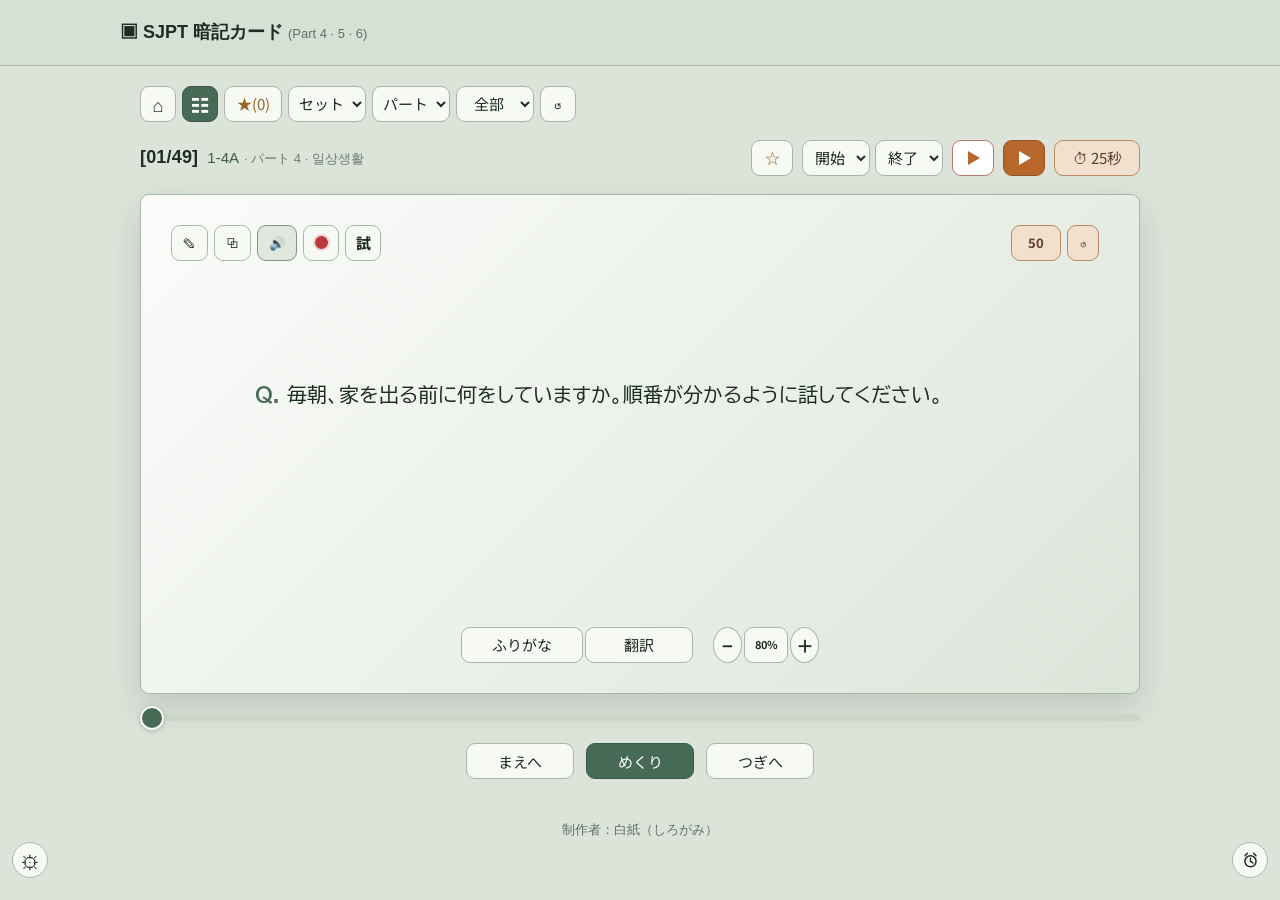
<file: SJPT_Level5_Part4-5_32Q.html>
<!doctype html>
<html lang="ko">
<head>
<meta charset="utf-8">
<meta name="viewport" content="width=device-width,initial-scale=1">
<title>SJPT Level 5 Part 4·5·6 暗記カード</title>
<link rel="stylesheet" href="./sjpt-soft-sage.css">
<link rel="icon" type="image/svg+xml" href="./sjpt-favicon.svg">
<style>
:root{color-scheme:dark}*{box-sizing:border-box}body{margin:0;background:#0f172a;color:#f1f5f9;font:17px/1.7 Arial,'Malgun Gothic',sans-serif}header{background:#1e293b;border-bottom:1px solid #334155;padding:17px}header>div,main{max-width:1040px;margin:auto}header>div,.row{display:flex;align-items:center;gap:9px;flex-wrap:wrap}header>div{justify-content:space-between}h1{font-size:18px;margin:0}small,.hint,footer{color:#94a3b8}main{padding:20px}button,input,select,.menuLink{font:15px/1.5 Arial,'Malgun Gothic',sans-serif;border:1px solid #475569;border-radius:9px;padding:9px 12px;color:#f1f5f9;background:#1e293b}button,select,.menuLink{cursor:pointer}.menuLink{text-decoration:none;display:inline-grid;place-items:center;width:34px;height:34px;padding:0;font-size:18px}button:hover,.menuLink:hover{background:#475569}button.active,.primary{background:#4f46e5}.filters{background:#1e293b88;padding:12px;border:1px solid #334155;border-radius:12px}.filters input{flex:1;min-width:210px}.status{justify-content:space-between;margin:18px 0}.badge{color:#a5b4fc}.star{color:#fbbf24}#autoPlay,#star{width:42px;height:42px;padding:0;display:inline-grid;place-items:center}#autoPlay{background:#ea580c;border-color:#fb923c}#timer{min-width:86px;font-variant-numeric:tabular-nums;color:#fed7aa;border-color:#c2410c;background:#7c2d12}#timer.running{color:#fff;background:#dc2626;border-color:#f87171}.rangePicker{display:inline-flex;gap:5px}.rangePicker select{width:68px;padding:8px 4px}.card{border:1px solid #475569;background:linear-gradient(135deg,#1e293b,#162036);border-radius:22px;padding:30px;min-height:430px;box-shadow:0 20px 50px #02061766;cursor:pointer;display:flex;flex-direction:column;gap:20px}.card.back{background:linear-gradient(135deg,#28244c,#0f172a);border-color:#6366f1}.cardTop{display:flex;justify-content:space-between;gap:12px;color:#a5b4fc;font-size:14px}.prompt{font-size:clamp(25px,4vw,38px);line-height:1.75;font-weight:700;margin:auto 0;overflow-wrap:anywhere}.answer{font-size:clamp(19px,2.8vw,27px);line-height:1.9;margin:0;overflow-wrap:anywhere}.korean,.structure{border-top:1px solid #454563;padding-top:16px;margin:0}.korean{color:#cbd5e1}.structure{color:#6ee7b7}.hint{text-align:center;font-size:14px}.progress{height:6px;border-radius:5px;background:#1e293b;margin:18px 0;overflow:hidden}.progress>div{height:100%;background:linear-gradient(90deg,#6366f1,#34d399)}.controls{justify-content:center}.controls button{padding:12px 20px}.help{text-align:center;color:#94a3b8;font-size:14px;margin:20px 0}.listitem{background:#1e293b;border:1px solid #334155;border-radius:14px;padding:20px;margin:14px 0}.listitem h2{font-size:16px;color:#a5b4fc}.listQ,.listA{font-size:18px;line-height:1.9}.empty{text-align:center;padding:60px 20px;color:#94a3b8}footer{text-align:center;padding:20px;font-size:13px}[hidden]{display:none!important}@media(max-width:640px){main{padding:12px}.card{padding:22px 18px;min-height:390px}.status>div:last-child{width:100%;flex-wrap:nowrap;gap:5px}#autoPlay,#star{width:38px;height:38px;flex:0 0 38px}#speak,#timer{padding:8px 7px;white-space:nowrap}#timer{min-width:76px}.rangePicker select{width:54px;padding:8px 3px}.controls button{padding:11px 15px}}
.titlePart{font-size:.72em;font-weight:400;color:#5E7064;white-space:nowrap}
.answer{font-size:clamp(calc(19px + 2pt),calc(2.8vw + 2pt),calc(27px + 2pt))}
.prompt,.answer{font-size:25px;font-weight:400}
.answer ruby,.prompt ruby{ruby-align:center}.answer rt,.prompt rt{font-size:calc(.5em + 2pt);color:#fbbf24;font-weight:600;line-height:1.2}
.status>div:last-child>button,.status>div:last-child .rangePicker select{height:42px}.furiganaToggle{align-self:center;margin-top:auto;padding:7px 14px;font-size:14px;background:#312e81;border-color:#6366f1}
.furiganaToggle.active{background:#4f46e5}
.cardBottom,.controls{display:grid;grid-template-columns:repeat(3,minmax(0,1fr));gap:12px;width:100%;max-width:348px;margin-left:auto;margin-right:auto}.cardBottom{align-items:center;margin-top:auto;min-height:36px}.cardActions{display:contents}.cardActions button,.controls button{width:100%;min-width:0}.cardActions button{height:36px;padding:8px 14px}.cardActions .active{background:#4f46e5}.fontSizeControls{grid-column:3;display:flex;justify-self:end;gap:2px}.fontSizeControls .fontStep{width:29px;min-width:29px;padding:0;border-radius:50%;font-size:18px;font-weight:700}.fontSizeControls .fontReset{width:44px;min-width:44px;padding:0 3px;border-radius:18px;font-size:11px;font-weight:700}.readingControls{display:flex;align-items:center;gap:6px}.copyButton,.readingCounter,.readingReset{padding:5px 11px;font-size:13px;line-height:1.3}.copyButton,.readingCounter,.readingReset{height:36px}.copyButton{color:#e0e7ff;background:#312e81;border-color:#6366f1}.copyButton:hover{background:#4338ca}.readingCounter{min-width:50px;color:#fed7aa;background:#7c2d12;border-color:#c2410c;font-variant-numeric:tabular-nums;font-weight:700}.readingCounter:hover{background:#9a3412}.readingReset{width:32px;padding-left:0;padding-right:0;color:#fed7aa;background:#451a03;border-color:#9a3412}.readingReset:hover{background:#78350f}
#furiganaToggle{width:calc(100% + 14px)}
#koreanToggle{transform:translateX(4px)}
.fontSizeControls{transform:translateX(10px)}
@media(max-width:640px){.status>div:last-child>button,.status>div:last-child .rangePicker select{height:38px}}
.cardTopActions{display:flex;gap:6px}.memoButton{height:36px;padding:5px 11px;font-size:13px;line-height:1.3;color:#d1fae5;background:#064e3b;border-color:#059669}.memoButton:hover{background:#047857}.memoButton.hasMemo{color:#fed7aa;background:#451a03;border-color:#c2410c}.memoModal{position:fixed;inset:0;z-index:200;display:grid;place-items:center;padding:16px;background:#020617bb}.memoDialog{width:min(620px,100%);background:#172033;border:1px solid #475569;border-radius:16px;padding:20px;box-shadow:0 24px 70px #0009}.memoDialog h2{margin:0 0 12px;font-size:18px}.memoDialog textarea{width:100%;min-height:220px;resize:vertical;padding:12px;border:1px solid #475569;border-radius:10px;background:#0f172a;color:#f1f5f9;font:16px/1.6 Arial,'Malgun Gothic',sans-serif}.memoActions{display:flex;gap:8px;flex-wrap:wrap;margin-top:12px}.memoActions .danger{color:#fecaca;border-color:#991b1b;background:#450a0a}.memoActions .spacer{flex:1}.memoSaveState{min-height:24px;margin:8px 0 0;color:#86efac;font-size:13px}.memoModal[hidden]{display:none!important}
.ttsLink{height:36px;display:inline-flex;align-items:center;justify-content:center;padding:5px 11px;border:1px solid #819783;border-radius:9px;background:#E0E7DD;color:#294636;font:13px/1 "Noto Sans JP",sans-serif;text-decoration:none;white-space:nowrap}.ttsLink:hover{background:#CBD8C9}
.recordButton{width:36px;min-width:36px;height:36px;padding:0!important;display:inline-grid;place-items:center;background:#F7F9F5;border-color:#B87973}.recordDot{width:13px;height:13px;border-radius:50%;background:#B83A3A;box-shadow:0 0 0 2px #F2D5D2}.recordButton.recording .recordDot{animation:recordPulse 1s ease-in-out infinite}@keyframes recordPulse{50%{opacity:.35;transform:scale(.82)}}
.mockButton{width:36px;min-width:36px;height:36px;padding:0!important;display:inline-grid;place-items:center;color:#7A3340;background:#F7F9F5;border-color:#B87973;font-weight:800}.mockModal{position:fixed;inset:0;z-index:260;display:grid;place-items:center;padding:16px;background:#1C2D24B8}.mockModal[hidden]{display:none!important}.mockDialog{width:min(430px,100%);max-height:calc(100vh - 24px);overflow-y:auto;padding:18px;border:1px solid #9EAF9F;border-radius:14px;background:#F3F6F1;color:#1C2D24;box-shadow:0 18px 55px #1C2D2466;text-align:center}.mockHeader{display:flex;align-items:center;justify-content:space-between;gap:12px}.mockHeader h2{margin:0;font-size:18px}.mockClose{width:32px;min-width:32px;height:32px!important;padding:0!important}.mockCard{margin:8px 0 0;color:#5E7064;font-size:13px}.mockQuestion{margin:12px 0 0;padding:14px;border:1px solid #B8C5B6;border-radius:9px;background:#E8EEE5;color:#1C2D24;font:400 20px/1.65 "BIZ UDPGothic","Noto Sans JP",sans-serif;text-align:left}.mockPhase{margin:16px 0 4px;color:#476A57;font-size:15px;font-weight:700}.mockClock{font:700 52px/1.15 "Noto Sans JP",sans-serif;color:#1C2D24;font-variant-numeric:tabular-nums}.mockDialog[data-phase="question"] .mockClock{display:none}.mockDialog.isAnswer .mockClock{color:#7A3340}.mockStatus{min-height:23px;margin:10px 0;color:#5E7064;font-size:13px}.mockPreview{width:100%;height:36px;margin:4px 0 10px}.mockActions{display:flex;justify-content:center;gap:8px;flex-wrap:wrap}.mockActions button{min-width:88px}.mockCancel{margin-top:12px;color:#7A3340;background:#F2E0CF;border-color:#B78C65}@media(max-width:420px){.mockDialog{padding:14px}.mockQuestion{padding:11px;font-size:18px}.mockClock{font-size:46px}.mockActions{flex-wrap:nowrap;gap:5px}.mockActions button{min-width:0;flex:1;padding-left:5px;padding-right:5px;font-size:12px}}
.recordPanel{position:fixed;z-index:120;width:min(390px,calc(100vw - 20px));max-height:calc(100vh - 16px);overflow-y:auto;margin:0;padding:8px;border:1px solid #383838;border-radius:14px!important;background:#202020;color:#F4F4F4;box-shadow:0 14px 38px #0008}.recordDialog{position:relative;width:100%;padding-top:2px}.recordHeader{position:absolute;z-index:2;top:3px;right:3px}.recordHeader h2{position:absolute;width:1px;height:1px;padding:0;margin:-1px;overflow:hidden;clip:rect(0,0,0,0);white-space:nowrap;border:0}.recordClose{width:23px;min-width:23px;height:23px!important;padding:0!important;border-color:#555!important;background:#303030!important;color:#DDD!important;font-size:12px}.recordDisplay{height:42px;padding:0 34px 0 12px;border-radius:11px;display:grid;grid-template-columns:minmax(0,1fr) auto;align-items:center;gap:8px;background:#373737;transition:background .2s ease}.recordPanel.isActive .recordDisplay{background:#FFE600}.recordWave{height:10px;opacity:.22;background-image:radial-gradient(circle,#E5E5E5 2px,transparent 2.4px);background-repeat:repeat-x;background-position:left center;background-size:9px 10px}.recordPanel.isActive .recordWave{opacity:1;background-image:radial-gradient(circle,#202020 2px,transparent 2.4px);animation:recordWaveMove .9s linear infinite}@keyframes recordWaveMove{to{background-position:9px center}}.recordTimer{font:500 21px/1 "Noto Sans JP",sans-serif;color:#858585;font-variant-numeric:tabular-nums}.recordPanel.isActive .recordTimer{color:#202020}.recordStatus{min-height:8px;margin:2px 2px 0;color:#BDBDBD;font-size:9px;text-align:center}.recordControls{display:grid;grid-template-columns:repeat(3,1fr);align-items:center;min-height:36px}#recordModal .recordControls button{justify-self:center;width:20px!important;min-width:20px;height:20px!important;padding:0!important;border:0!important;border-radius:50%!important;display:grid;place-items:center}#recordModal .recordControls button[hidden]{display:none!important}#recordModal .recordStart{grid-column:2;transform:translateY(-5px);background:#3B3B3B!important;box-shadow:0 0 0 3px #303030}.recordCore{width:12px;height:12px;border-radius:50%;background:#FF7048}#recordModal .recordStop{grid-column:2;background:#3B3B3B!important;box-shadow:0 0 0 3px #303030}.recordStopIcon{width:9px;height:9px;border-radius:2px;background:#E8E8E8}#recordModal .recordPause{grid-column:3;background:#FFE600!important}.recordPauseIcon{display:block;width:10px;height:12px;position:relative}.recordPauseIcon::before,.recordPauseIcon::after{content:"";position:absolute;top:1px;width:3px;height:10px;border-radius:1px;background:#202020}.recordPauseIcon::before{left:1px}.recordPauseIcon::after{right:1px}.recordPanel.isPaused .recordPauseIcon::before{left:2px;top:1px;width:0;height:0;border-top:5px solid transparent;border-bottom:5px solid transparent;border-left:8px solid #202020;border-radius:0;background:transparent}.recordPanel.isPaused .recordPauseIcon::after{display:none}.recordPreview{width:100%;height:30px;margin:0 0 5px;filter:invert(.88) hue-rotate(180deg)}.recordFileInfo{padding-top:5px;border-top:1px solid #3E3E3E}.recordFileText{display:grid;grid-template-columns:minmax(0,1fr) auto;gap:6px;align-items:center;color:#AAA;font-size:8px}.recordFileName{overflow:hidden;text-overflow:ellipsis;white-space:nowrap}.recordFileActions{display:flex;justify-content:flex-end;gap:5px;margin-top:5px}#recordModal .recordFileActions button{height:27px!important;padding:0 8px;font-size:8px;background:#383838!important;color:#EEE!important;border-color:#555!important}#recordModal .recordFileActions .recordDelete{color:#FFAAA0!important}@media(max-width:420px){.recordPanel{width:calc(100vw - 16px);padding:7px}.recordDisplay{height:40px}.recordControls{min-height:34px}}
.headerNav{gap:6px;flex-wrap:nowrap}.headerNav .menuLink,.headerNav button{height:36px;display:inline-flex;align-items:center;justify-content:center;line-height:1;padding:0 12px}.headerNav .menuLink,.headerNav #cardsMode{width:36px;min-width:36px;flex:0 0 36px;padding:0}.headerNav #listMode{min-width:58px}.headerNav #starFilter{min-width:58px}
#listMode{display:none!important}
#cardsMode{font-size:18px}
.filters{flex-wrap:nowrap!important;gap:6px!important;align-items:center}.filters .menuLink,.filters #cardsMode,.filters #reset{width:36px;min-width:36px;flex:0 0 36px;padding:0}.filters #starFilter{width:58px;min-width:58px;flex:0 0 58px;padding:0}.filters #round,.filters #part,.filters #faceSelect{width:70px;min-width:0;max-width:78px;flex:1 1 70px;padding-left:4px;padding-right:4px}
@media(max-width:640px){.memoActions{flex-wrap:nowrap;gap:5px}.memoActions button{flex:1 1 0;min-width:0;padding:7px 5px;font-size:12px;white-space:nowrap}.memoActions .spacer{display:none}}
@media(max-width:640px){header>div{justify-content:space-between;text-align:left;flex-wrap:nowrap;align-items:flex-start}header>div>div{min-width:0}.headerNav{width:auto;margin-left:auto;justify-content:flex-end;flex:0 0 auto;align-self:flex-end}.headerNav .menuLink,.headerNav button{height:36px}}
/* Soft sage theme preview */
:root{color-scheme:light}
body{background:#DCE3D9;color:#1C2D24}
header{background:#D7E0D4;border-bottom-color:#B7C4B7}
small,.hint,footer,.help{color:#5E7064}
button,input,select,.menuLink{color:#1C2D24;background:#F7F9F5;border-color:#A8B7A8}
button:hover,.menuLink:hover{background:#D7E0D4}
button.active,.primary{color:#fff;background:#476A57;border-color:#385B49}
.filters{background:transparent!important;border:0!important;padding:0!important;border-radius:0!important}
input::placeholder{color:#78877D}
.badge,.cardTop{color:#56705F}
.star{color:#98651F}
.star.isFavorite,#starFilter.active{color:#6E452E!important;background:#F2DFD0!important;border-color:#C49A79!important}
#autoPlay{color:#fff;background:#B7672C;border-color:#985326}
#autoPlay:hover{background:#9E5727}
#timer{color:#6E452E;background:#F2DFD0;border-color:#C49A79}
#timer.running{color:#fff;background:#A94C42;border-color:#8F3D36}
.card{color:#1C2D24;background:linear-gradient(135deg,#FBFCFA,#DCE5DA);border-color:#A8B7A8;box-shadow:0 20px 50px #1C2D2424}
.card.back{background:linear-gradient(135deg,#F0F4ED,#CFDCCF);border-color:#66806D}
.card:not(.back){background:linear-gradient(135deg,#FBFCFA,#DCE5DA)!important}
.korean,.structure{border-top-color:#B8C5B8}
.korean{color:#475A4D}
.structure{color:#2F6B4F}
.answer rt,.prompt rt{color:#8A5A21}
.progress{background:#CBD5C8}
.progress>div{background:linear-gradient(90deg,#476A57,#A47A4D)}
.sliderWrap{position:relative;margin:18px 0;padding-top:8px}.cardSlider{-webkit-appearance:none;appearance:none;width:100%;height:26px!important;min-height:26px!important;margin:0;padding:0!important;background:transparent!important;border:0!important;cursor:pointer}.cardSlider::-webkit-slider-runnable-track{height:7px;background:#CBD5C8;border-radius:999px}.cardSlider::-webkit-slider-thumb{-webkit-appearance:none;appearance:none;width:24px;height:24px;margin-top:-8.5px;border:2px solid #F7F9F5;border-radius:50%;background:#476A57;box-shadow:0 1px 4px #1C2D2440}.cardSlider::-moz-range-track{height:7px;background:#CBD5C8;border:0;border-radius:999px}.cardSlider::-moz-range-progress{height:7px;background:#476A57;border-radius:999px}.cardSlider::-moz-range-thumb{width:22px;height:22px;border:2px solid #F7F9F5;border-radius:50%;background:#476A57;box-shadow:0 1px 4px #1C2D2440}.cardSlider:focus-visible{outline:3px solid #476A57!important;outline-offset:3px}.sliderValue{position:absolute;top:-19px;left:var(--slider-position,0%);transform:translateX(-50%);min-width:45px;padding:2px 6px;border:1px solid #A8B7A8;border-radius:7px;background:#F7F9F5;color:#476A57;font:600 11px/1.4 "Noto Sans JP",sans-serif;text-align:center;pointer-events:none;white-space:nowrap;opacity:0;transition:opacity .12s}.sliderWrap.isAdjusting .sliderValue{opacity:1}
.card.transitionNext{animation:cardNext .5s cubic-bezier(.22,.75,.28,1)}.card.transitionPrev{animation:cardPrev .5s cubic-bezier(.22,.75,.28,1)}.card.transitionBack{animation:cardBack .5s ease-out}.card.transitionFront{animation:cardFront .5s ease-out}@keyframes cardNext{from{opacity:.2;transform:translateX(30px) scale(.985)}to{opacity:1;transform:translateX(0) scale(1)}}@keyframes cardPrev{from{opacity:.2;transform:translateX(-30px) scale(.985)}to{opacity:1;transform:translateX(0) scale(1)}}@keyframes cardBack{from{opacity:.25;transform:perspective(900px) rotateY(8deg) scale(.98)}to{opacity:1;transform:perspective(900px) rotateY(0) scale(1)}}@keyframes cardFront{from{opacity:.25;transform:perspective(900px) rotateY(-8deg) scale(.98)}to{opacity:1;transform:perspective(900px) rotateY(0) scale(1)}}@media(prefers-reduced-motion:reduce){.card.transitionNext,.card.transitionPrev,.card.transitionBack,.card.transitionFront{animation:none}}
.card{touch-action:pan-y}
.shortcutHelpButton{position:fixed;right:12px;bottom:22px;z-index:120;width:36px!important;min-width:36px!important;border-radius:50%!important;padding:0!important;font-weight:700}.shortcutModal{position:fixed;inset:0;z-index:220;display:grid;place-items:center;padding:16px;background:#1C2D2499}.shortcutDialog{width:min(360px,100%);padding:20px;border:1px solid #9EAF9F;border-radius:16px;background:#F7F9F5;color:#1C2D24;box-shadow:0 24px 70px #1C2D2450}.shortcutDialog h2{margin:0 0 12px;font-size:18px}.shortcutDialog dl{display:grid;grid-template-columns:72px 1fr;gap:9px;margin:0 0 16px}.shortcutDialog dt{font-weight:700;color:#476A57}.shortcutDialog dd{margin:0}.shortcutModal[hidden]{display:none!important}
.statsButton{position:fixed;left:12px;bottom:22px;z-index:120;width:36px!important;min-width:36px!important;border-radius:50%!important;padding:0!important;display:grid;place-items:center}.statsButton svg{width:18px;height:18px;fill:#476A57}.statsGrid{display:grid;grid-template-columns:1fr auto;gap:9px 16px;margin:0 0 14px}.statsGrid dt{color:#5E7064}.statsGrid dd{margin:0;color:#1C2D24;font-weight:700;text-align:right}.statsProgress{height:7px;margin:4px 0 18px;overflow:hidden;border-radius:999px;background:#CBD5C8}.statsProgress div{height:100%;width:0;border-radius:inherit;background:linear-gradient(90deg,#476A57,#A47A4D);transition:width .25s ease}.statsDialog .primary{width:100%}.settingsButton{font-size:19px;line-height:1;color:#476A57}.settingsDialog{width:min(410px,100%)}.settingsForm{display:grid;gap:10px}.settingsField{display:grid;grid-template-columns:minmax(0,1fr) 138px;align-items:center;gap:12px}.settingsField label{color:#476A57;font-weight:700}.settingsField input[type=number],.settingsField select{width:100%;height:38px;background:#fff;color:#1C2D24;border-color:#9EAF9F}.settingsCheck{display:flex;align-items:center;justify-content:space-between;gap:12px;color:#476A57;font-weight:700}.settingsCheck input{width:20px;height:20px}.settingsData{width:100%;margin-top:4px;color:#294636;background:#D5E6D8;border-color:#73927A}.settingsClose{width:100%;margin-top:12px}@media(max-width:420px){.settingsField{grid-template-columns:minmax(0,1fr) 118px}}
.alarmButton svg{width:19px;height:19px;fill:none;stroke:currentColor;stroke-width:1.8;stroke-linecap:round;stroke-linejoin:round}.alarmDialog{width:min(420px,100%)}.alarmForm{display:grid;gap:12px}.alarmField{display:grid;grid-template-columns:1fr 150px;align-items:center;gap:12px}.alarmField label{color:#476A57;font-weight:700}.alarmField input{width:100%;height:40px;background:#fff;color:#1C2D24;border-color:#9EAF9F}.alarmControls{display:grid;grid-template-columns:repeat(3,minmax(0,1fr));gap:7px;margin-top:2px}.alarmControls button{height:42px;padding:0 7px;font-size:12px;line-height:1.25}.alarmStart{color:#274636;background:#D5E6D8;border-color:#73927A}.alarmReserve{color:#5F3D27;background:#F2E0CF;border-color:#B78C65}.alarmStop{color:#7B302B;background:#F5DDDA;border-color:#B87973}.alarmStatus{min-height:54px;margin:2px 0 0;padding:10px 12px;border:1px solid #B8C5B8;border-radius:9px;background:#EEF3EB;color:#294636;font-size:13px;line-height:1.5}.alarmNote{margin:0;color:#6B7D70;font-size:11px;line-height:1.45}.alarmDialog>.primary{width:100%;margin-top:14px}@media(max-width:420px){.alarmField{grid-template-columns:1fr 118px}.alarmControls{gap:5px}.alarmControls button{padding:0 4px;font-size:11px}}
@media(max-width:400px){.filters{gap:3px!important}.filters .menuLink,.filters #cardsMode,.filters #reset{width:34px;min-width:34px;flex-basis:34px}.filters #starFilter{width:50px;min-width:50px;flex-basis:50px}.filters #round,.filters #part,.filters #faceSelect{width:55px;max-width:64px;flex-basis:55px;padding-left:1px!important;padding-right:1px!important;font-size:12px!important}}
.listitem{background:#F7F9F5;border-color:#B8C5B8}
.listitem h2{color:#476A57}
.furiganaToggle{color:#274636;background:#DDE5DA;border-color:#879E8A}
.furiganaToggle.active,.cardActions .active{color:#fff;background:#476A57;border-color:#385B49}
.copyButton{color:#294636;background:#E0E7DD;border-color:#819783}
.copyButton:hover{background:#CBD8C9}
.memoButton{color:#244631;background:#D5E6D8;border-color:#73927A}
.memoButton:hover{background:#ABC9B0}
.memoButton.hasMemo{color:#5F3D27;background:#F2E0CF;border-color:#B78C65}
.readingCounter{color:#5F3D27;background:#F2E0CF;border-color:#B78C65}
.readingCounter:hover{background:#E4C9AF}
.readingReset{color:#5F3D27;background:#E8D7C4;border-color:#B78C65}
.readingReset:hover{background:#D9BFA4}
/* Unified states, readable text width, and Q/A distinction */
#autoPlay{color:#1C2D24;background:#F7F9F5;border-color:#A8B7A8}
#autoPlay:hover{background:#D7E0D4}
#autoPlay.active,#cardsMode.active,.furiganaToggle.active,.cardActions .active{color:#fff;background:#476A57;border-color:#385B49}
.star.isFavorite,#starFilter.active,#timer,.readingCounter,.readingReset{color:#5F3D27!important;background:#F2E0CF!important;border-color:#B78C65!important}
#timer.running{color:#fff!important;background:#A65F2C!important;border-color:#8D4C22!important}
.prompt,.answer,.korean{width:100%;max-width:760px;margin-left:auto;margin-right:auto}
.prompt::first-letter{color:#476A57;font-weight:700}
.answer::first-letter{color:#A65F2C;font-weight:700}
#count{color:#1C2D24;font-size:18px;font-weight:700;letter-spacing:.01em}
#tag{display:inline-flex;align-items:baseline;gap:5px;background:transparent!important;padding:0!important}
.statusCode{color:#3D5D49;font-size:15px;font-weight:500}
.statusMeta{color:#6B7D70;font-size:13px;font-weight:400}
.memoModal{background:#1C2D2499}
.memoDialog{color:#1C2D24;background:#F7F9F5;border-color:#9EAF9F;box-shadow:0 24px 70px #1C2D2450}
.memoDialog textarea{color:#1C2D24;background:#fff;border-color:#9EAF9F}
.memoDifficulty{display:flex;align-items:center;justify-content:space-between;gap:12px;margin-top:12px}.memoDifficulty label{color:#476A57;font-weight:700}.memoDifficulty select{width:118px;height:36px;padding:0 8px}.memoDifficulty select.easy{color:#274636;background:#D5E6D8;border-color:#73927A}.memoDifficulty select.normal{color:#5F3D27;background:#F2E0CF;border-color:#B78C65}.memoDifficulty select.hard{color:#7B302B;background:#F5DDDA;border-color:#B87973}
.memoActions .danger{color:#7B302B;background:#F5DDDA;border-color:#B87973}
.memoSaveState{color:#2F6B4F}
button:not(.fontStep):not(.shortcutHelpButton):not(.statsButton),input,select,textarea,.menuLink,.ttsLink{border-radius:9px!important}
.card{height:500px;min-height:500px;max-height:500px;overflow-y:auto;overscroll-behavior:contain;scrollbar-gutter:stable;border-radius:9px}
.card::-webkit-scrollbar{width:7px}.card::-webkit-scrollbar-track{background:transparent}.card::-webkit-scrollbar-thumb{border-radius:9px;background:#A8B7A8}.card{scrollbar-width:thin;scrollbar-color:#A8B7A8 transparent}
#cardView .sliderWrap{margin:6px 0 3px;padding-top:5px}
.card.difficultyNormal{border-color:#C49A57!important;box-shadow:0 20px 50px #8F6A3030}.card.difficultyHard{border-color:#B7672C!important;box-shadow:0 20px 50px #B7672C35}
#autoPlay{color:#B7672C!important;background:#fff!important;border-color:#B87973!important;font-size:0}#autoPlay::before{content:'';width:0;height:0;border-top:7px solid transparent;border-bottom:7px solid transparent;border-left:12px solid #B7672C;transform:translateX(1px)}#autoPlay:hover{background:#fff!important;border-color:#985326!important}#autoPlay:hover::before{border-left-color:#9E5727}#autoPlay.active::before{width:11px;height:11px;border:0;background:#B7672C;transform:none}#singlePlay{width:42px;height:42px;padding:0;display:inline-grid;place-items:center;color:#fff!important;background:#B7672C!important;border-color:#985326!important;font-size:0;font-weight:700}#singlePlay::before{content:'';width:0;height:0;border-top:7px solid transparent;border-bottom:7px solid transparent;border-left:12px solid #fff;transform:translateX(1px)}#singlePlay:hover,#singlePlay.active{color:#fff!important;background:#9E5727!important;border-color:#88491F!important}#singlePlay:hover::before{border-left-color:#fff}#singlePlay.active::before{width:11px;height:11px;border:0;background:#fff;transform:none}@media(max-width:640px){#singlePlay{width:38px;height:38px;flex:0 0 38px}}
</style>
<style>.card .prompt,.card .answer,.card .korean,.listQ,.listA,.listitem .korean,.mockQuestion{white-space:pre-line}</style></head>
<body>
<header><div><div><h1>▣ SJPT 暗記カード <span class="titlePart">(Part 4 · 5 · 6)</span></h1></div></div></header>
<main>
<section class="row filters"><input id="search" aria-label="검색" placeholder="질문, 답변, 한국어, 주제 검색…"><button id="clear">削除</button><a class="menuLink" href="./index.html" aria-label="SJPT 学習メニューへ戻る">⌂</a><button id="cardsMode" class="active" aria-label="リスト表示に切り替える" title="リスト表示に切り替える">☷</button><button id="listMode" aria-hidden="true" tabindex="-1">リスト</button><button id="starFilter" class="star">★ (0)</button><select id="round" aria-label="セット選択"><option value="">セット</option></select><select id="part" aria-label="パート選択"><option value="">パート</option><option value="4">パート4</option><option value="5">パート5</option><option value="6">パート6</option></select><select id="faceSelect" aria-label="自動再生する面"><option value="all">全部</option><option value="front">質問</option><option value="back">回答</option></select><button id="reset" aria-label="絞り込みと順番をリセット" title="絞り込みと順番をリセット">↺</button></section>
<div class="row status"><div class="row"><strong id="count"></strong><span id="tag" class="badge"></span></div><div class="row"><button id="star" class="star" aria-label="この問題をお気に入りに追加">☆</button><div class="rangePicker" aria-label="繰り返し再生範囲"><select id="rangeStart" aria-label="再生開始カード"></select><select id="rangeEnd" aria-label="再生終了カード"></select></div><button id="autoPlay" aria-label="範囲を自動再生" title="範囲を自動再生">▶</button><button id="singlePlay" aria-label="現在のカードだけ再生" title="現在のカードだけ再生">▶</button><button id="timer" type="button" aria-label="この問題の回答タイマーを開始">⏱ 25秒</button></div></div>
<p id="message" role="status"></p><audio id="ttsAudio" preload="auto" hidden></audio>
<div id="memoModal" class="memoModal" hidden><section class="memoDialog" role="dialog" aria-modal="true" aria-labelledby="memoTitle"><h2 id="memoTitle">メモ</h2><textarea id="memoText" aria-label="カードのメモ" placeholder="このカードのメモを入力してください。"></textarea><div class="memoDifficulty"><label for="memoDifficulty">難易度</label><select id="memoDifficulty"><option value="">未設定</option><option value="easy">易しい</option><option value="normal">普通</option><option value="hard">難しい</option></select></div><p id="memoSaveState" class="memoSaveState" role="status"></p><div class="memoActions"><button id="memoDelete" class="danger" type="button">削除</button><button id="memoExport" type="button">書き出し</button><button id="memoImport" type="button">読み込み</button><span class="spacer"></span><button id="memoClose" class="primary" type="button">閉じる</button></div><input id="memoFile" type="file" accept="application/json,.json" hidden></section></div>
<div id="recordModal" class="recordPanel" hidden><section class="recordDialog" role="dialog" aria-modal="false" aria-labelledby="recordTitle"><div class="recordHeader"><h2 id="recordTitle">録音</h2><button id="recordClose" class="recordClose" type="button" aria-label="録音パネルを閉じる">×</button></div><div class="recordDisplay"><div class="recordWave" aria-hidden="true"></div><span id="recordTimer" class="recordTimer">00:00</span></div><p id="recordStatus" class="recordStatus" role="status"></p><div class="recordControls"><button id="recordStart" class="recordStart" type="button" aria-label="録音開始"><span class="recordCore" aria-hidden="true"></span></button><button id="recordStop" class="recordStop" type="button" aria-label="録音停止" hidden disabled><span class="recordStopIcon" aria-hidden="true"></span></button><button id="recordPause" class="recordPause" type="button" aria-label="一時停止" hidden disabled><span class="recordPauseIcon" aria-hidden="true"></span></button></div><audio id="recordPreview" class="recordPreview" controls hidden></audio><div id="recordFileInfo" class="recordFileInfo" hidden><div class="recordFileText"><span id="recordFileName" class="recordFileName"></span><span id="recordFileMeta"></span></div><div class="recordFileActions"><button id="recordDownload" type="button">ダウンロード</button><button id="recordDeleteOne" class="recordDelete" type="button">削除</button></div></div></section></div>
<div id="mockModal" class="mockModal" hidden><section id="mockDialog" class="mockDialog" role="dialog" aria-modal="true" aria-labelledby="mockTitle"><div class="mockHeader"><h2 id="mockTitle">模擬テスト</h2><button id="mockClose" class="mockClose" type="button" aria-label="模擬テストを閉じる">×</button></div><p id="mockCard" class="mockCard"></p><div id="mockQuestion" class="mockQuestion" lang="ja"></div><p id="mockPhase" class="mockPhase">マイクを確認しています</p><div id="mockClock" class="mockClock">00:00</div><p id="mockStatus" class="mockStatus" role="status"></p><audio id="mockPreview" class="mockPreview" hidden></audio><div id="mockResultActions" class="mockActions" hidden><button id="mockPlay" type="button">▶ 再生</button><button id="mockRetry" type="button">再録音</button><button id="mockDownload" type="button">ダウンロード</button></div><button id="mockCancel" class="mockCancel" type="button">中止</button></section></div>
<section id="cardView"><div id="card" class="card" role="button" tabindex="0" aria-label="카드 뒤집기"></div><div class="progress" hidden><div id="progress"></div></div><div class="sliderWrap"><output id="sliderValue" class="sliderValue" for="cardSlider">01/49</output><input id="cardSlider" class="cardSlider" type="range" min="1" max="49" value="1" step="1" aria-label="カードを選択"></div><div class="row controls"><button id="prev">まえへ</button><button id="flip" class="primary">めくり</button><button id="next">つぎへ</button></div></section>
<section id="listView" hidden></section><div id="empty" class="empty" hidden>조건에 맞는 문항이 없습니다.</div>
</main><button id="settingsButton" class="statsButton settingsButton" type="button" aria-label="設定を開く" title="設定"><span aria-hidden="true">⚙</span></button><div id="settingsModal" class="shortcutModal" hidden><section class="shortcutDialog settingsDialog" role="dialog" aria-modal="true" aria-labelledby="settingsTitle"><h2 id="settingsTitle">設定</h2><div class="settingsForm"><div class="settingsField"><label for="settingRepeat">繰り返し回数</label><input id="settingRepeat" type="number" min="1" max="10" step="1" inputmode="numeric"></div><div class="settingsField"><label for="settingDelay">再生間隔（秒）</label><input id="settingDelay" type="number" min="0" max="10" step="1" inputmode="numeric"></div><div class="settingsField"><label for="settingRate">音声速度</label><select id="settingRate"><option value="0.7">ゆっくり</option><option value="0.85">標準</option><option value="1">速め</option><option value="1.15">もっと速く</option></select></div><div class="settingsField"><label for="settingFace">既定の表示</label><select id="settingFace"><option value="all">全部</option><option value="front">質問</option><option value="back">回答</option></select></div><label class="settingsCheck" for="settingFurigana"><span>ふりがなを表示</span><input id="settingFurigana" type="checkbox"></label><label class="settingsCheck" for="settingTranslation"><span>翻訳を表示</span><input id="settingTranslation" type="checkbox"></label><button id="settingsStats" class="settingsData" type="button">学習データ</button></div><button id="settingsClose" class="primary settingsClose" type="button">閉じる</button></section></div><div id="statsModal" class="shortcutModal" hidden><section class="shortcutDialog statsDialog" role="dialog" aria-modal="true" aria-labelledby="statsTitle"><h2 id="statsTitle">学習データ</h2><dl class="statsGrid"><dt>学習位置</dt><dd id="statsPosition">—</dd><dt>お気に入り</dt><dd id="statsFavorites">0</dd><dt>メモ</dt><dd id="statsMemos">0</dd><dt>音読</dt><dd id="statsReading">0 / 50</dd><dt>本文サイズ</dt><dd id="statsFont">80%</dd><dt>表示</dt><dd id="statsFace">質問</dd></dl><div class="statsProgress" aria-hidden="true"><div id="statsProgressBar"></div></div><button id="statsClose" class="primary" type="button">閉じる</button></section></div><button id="alarmButton" class="shortcutHelpButton alarmButton" type="button" aria-label="学習アラームを設定" title="学習アラーム"><svg viewBox="0 0 24 24" aria-hidden="true"><circle cx="12" cy="13" r="7"/><path d="M12 9v4l3 2M8 3 5 6M16 3l3 3"/></svg></button><div id="alarmModal" class="shortcutModal" hidden><section class="shortcutDialog alarmDialog" role="dialog" aria-modal="true" aria-labelledby="alarmTitle"><h2 id="alarmTitle">SJPT 学習アラーム</h2><div class="alarmForm"><div class="alarmField"><label for="alarmMinutes">繰り返し（分）</label><input id="alarmMinutes" type="number" min="1" step="1" inputmode="numeric" value="30"></div><div class="alarmField"><label for="alarmTime">毎日の時刻</label><input id="alarmTime" type="time" value="09:00"></div><div class="alarmControls"><button id="alarmIntervalStart" class="alarmStart" type="button">周期アラーム開始</button><button id="alarmDailyStart" class="alarmReserve" type="button">時刻アラーム予約</button><button id="alarmStop" class="alarmStop" type="button">アラーム停止</button></div><p id="alarmStatus" class="alarmStatus" role="status">停止中です。</p><p class="alarmNote">※ HTTPS環境で通知を許可してください。ブラウザや端末が完全終了・強制休止された場合、フロントエンドだけでは通知時刻を保証できません。</p></div><button id="alarmClose" class="primary" type="button">閉じる</button></section></div><button id="shortcutHelp" class="shortcutHelpButton" type="button" hidden aria-hidden="true" tabindex="-1">?</button><div id="shortcutModal" class="shortcutModal" hidden><section class="shortcutDialog" role="dialog" aria-modal="true" aria-labelledby="shortcutTitle"><h2 id="shortcutTitle">キーボード操作</h2><dl><dt>← / →</dt><dd>まえへ・つぎへ</dd><dt>↑ / ↓</dt><dd>ふりがな・翻訳</dd><dt>Space</dt><dd>カードをめくる</dd><dt>Esc</dt><dd>画面を閉じる</dd></dl><button id="shortcutClose" class="primary" type="button">閉じる</button></section></div><footer>制作者：白紙（しろがみ）</footer>
<script>
const QUESTION_RUBY={"1":"<ruby>毎朝<rt>まいあさ</rt></ruby>、<ruby>家<rt>いえ</rt></ruby>を<ruby>出<rt>で</rt></ruby>る<ruby>前<rt>まえ</rt></ruby>に<ruby>何<rt>なに</rt></ruby>をしていますか。<ruby>順番<rt>じゅんばん</rt></ruby>が<ruby>分<rt>わ</rt></ruby>かるように<ruby>話<rt>はな</rt></ruby>してください。","2":"<ruby>平日<rt>へいじつ</rt></ruby>と<ruby>休日<rt>きゅうじつ</rt></ruby>は、<ruby>夜<rt>よる</rt></ruby>の<ruby>過<rt>す</rt></ruby>ごし<ruby>方<rt>かた</rt></ruby>がどう<ruby>違<rt>ちが</rt></ruby>いますか。それぞれ<ruby>何<rt>なに</rt></ruby>をしているか<ruby>話<rt>はな</rt></ruby>してください。","3":"<ruby>休日<rt>きゅうじつ</rt></ruby>の<ruby>予定<rt>よてい</rt></ruby>は、<ruby>前<rt>まえ</rt></ruby>もって<ruby>決<rt>き</rt></ruby>めたほうがいいと<ruby>思<rt>おも</rt></ruby>いますか。<ruby>理由<rt>りゆう</rt></ruby>と<ruby>例<rt>れい</rt></ruby>を<ruby>挙<rt>あ</rt></ruby>げて<ruby>話<rt>はな</rt></ruby>してください。","4":"<ruby>毎日<rt>まいにち</rt></ruby>、<ruby>短<rt>みじか</rt></ruby>い<ruby>休憩<rt>きゅうけい</rt></ruby>を<ruby>取<rt>と</rt></ruby>ることは<ruby>大切<rt>たいせつ</rt></ruby>だと<ruby>思<rt>おも</rt></ruby>いますか。<ruby>自分<rt>じぶん</rt></ruby>の<ruby>考<rt>かんが</rt></ruby>えと、<ruby>休憩<rt>きゅうけい</rt></ruby>の<ruby>取<rt>と</rt></ruby>り<ruby>方<rt>かた</rt></ruby>を<ruby>話<rt>はな</rt></ruby>してください。","5":"ふだん、どこで<ruby>食料<rt>しょくりょう</rt></ruby><ruby>品<rt>ひん</rt></ruby>を<ruby>買<rt>か</rt></ruby>いますか。<ruby>買<rt>か</rt></ruby>う<ruby>物<rt>もの</rt></ruby>や<ruby>店<rt>みせ</rt></ruby>を<ruby>選<rt>えら</rt></ruby>ぶ<ruby>理由<rt>りゆう</rt></ruby>も<ruby>話<rt>はな</rt></ruby>してください。","6":"<ruby>家<rt>いえ</rt></ruby>でよく<ruby>作<rt>つく</rt></ruby>る<ruby>料理<rt>りょうり</rt></ruby>は<ruby>何<rt>なん</rt></ruby>ですか。<ruby>作<rt>つく</rt></ruby>り<ruby>方<rt>かた</rt></ruby>を<ruby>簡単<rt>かんたん</rt></ruby>に<ruby>話<rt>はな</rt></ruby>してください。","7":"<ruby>食事<rt>しょくじ</rt></ruby>の<ruby>用意<rt>ようい</rt></ruby>は、<ruby>家<rt>いえ</rt></ruby>で<ruby>作<rt>つく</rt></ruby>るほうがいいと<ruby>思<rt>おも</rt></ruby>いますか、<ruby>外<rt>そと</rt></ruby>で<ruby>食<rt>た</rt></ruby>べるほうがいいと<ruby>思<rt>おも</rt></ruby>いますか。<ruby>理由<rt>りゆう</rt></ruby>を<ruby>挙<rt>あ</rt></ruby>げて<ruby>話<rt>はな</rt></ruby>してください。","8":"<ruby>買い物<rt>かいもの</rt></ruby>に<ruby>行<rt>い</rt></ruby>く<ruby>前<rt>まえ</rt></ruby>に、<ruby>買<rt>か</rt></ruby>う<ruby>物<rt>もの</rt></ruby>をメモしたほうがいいと<ruby>思<rt>おも</rt></ruby>いますか。<ruby>理由<rt>りゆう</rt></ruby>と、メモの<ruby>使<rt>つか</rt></ruby>い<ruby>方<rt>かた</rt></ruby>を<ruby>話<rt>はな</rt></ruby>してください。","9":"<ruby>今<rt>いま</rt></ruby><ruby>住<rt>す</rt></ruby>んでいる<ruby>町<rt>まち</rt></ruby>は、どんな<ruby>所<rt>ところ</rt></ruby>ですか。<ruby>近<rt>ちか</rt></ruby>くにある<ruby>建物<rt>たてもの</rt></ruby>や、<ruby>気<rt>き</rt></ruby>に<ruby>入<rt>はい</rt></ruby>っている<ruby>点<rt>てん</rt></ruby>を<ruby>話<rt>はな</rt></ruby>してください。","10":"<ruby>家<rt>いえ</rt></ruby>でゆっくり<ruby>過<rt>す</rt></ruby>ごしたいとき、<ruby>何<rt>なに</rt></ruby>をしていますか。<ruby>場所<rt>ばしょ</rt></ruby>や<ruby>過<rt>す</rt></ruby>ごし<ruby>方<rt>かた</rt></ruby>を<ruby>話<rt>はな</rt></ruby>してください。","11":"<ruby>住<rt>す</rt></ruby>む<ruby>家<rt>いえ</rt></ruby>を<ruby>選<rt>えら</rt></ruby>ぶとき、<ruby>駅<rt>えき</rt></ruby>に<ruby>近<rt>ちか</rt></ruby>いことは<ruby>大切<rt>たいせつ</rt></ruby>だと<ruby>思<rt>おも</rt></ruby>いますか。ほかに<ruby>大切<rt>たいせつ</rt></ruby>にしたい<ruby>点<rt>てん</rt></ruby>も<ruby>含<rt>ふく</rt></ruby>めて<ruby>話<rt>はな</rt></ruby>してください。","12":"<ruby>近所<rt>きんじょ</rt></ruby>の<ruby>人<rt>ひと</rt></ruby>にあいさつをすることは<ruby>大切<rt>たいせつ</rt></ruby>だと<ruby>思<rt>おも</rt></ruby>いますか。<ruby>理由<rt>りゆう</rt></ruby>と、どんな<ruby>場面<rt>ばめん</rt></ruby>であいさつしたいかを<ruby>話<rt>はな</rt></ruby>してください。","13":"<ruby>休日<rt>きゅうじつ</rt></ruby>は、ふだん<ruby>何<rt>なに</rt></ruby>をしていますか。<ruby>好<rt>す</rt></ruby>きな<ruby>過<rt>す</rt></ruby>ごし<ruby>方<rt>かた</rt></ruby>を<ruby>教<rt>おし</rt></ruby>えてください。","14":"<ruby>趣味<rt>しゅみ</rt></ruby>の<ruby>教室<rt>きょうしつ</rt></ruby>やイベントに<ruby>参加<rt>さんか</rt></ruby>したことがありますか。そこで<ruby>何<rt>なに</rt></ruby>をしたか<ruby>話<rt>はな</rt></ruby>してください。","15":"<ruby>休日<rt>きゅうじつ</rt></ruby>は、<ruby>家<rt>いえ</rt></ruby>で<ruby>過<rt>す</rt></ruby>ごすのと<ruby>外<rt>そと</rt></ruby>へ<ruby>出<rt>で</rt></ruby>かけるのと、どちらがいいと<ruby>思<rt>おも</rt></ruby>いますか。<ruby>理由<rt>りゆう</rt></ruby>も<ruby>話<rt>はな</rt></ruby>してください。","16":"<ruby>忙<rt>いそが</rt></ruby>しい<ruby>人<rt>ひと</rt></ruby>にも、<ruby>趣味<rt>しゅみ</rt></ruby>の<ruby>時間<rt>じかん</rt></ruby>は<ruby>必要<rt>ひつよう</rt></ruby>だと<ruby>思<rt>おも</rt></ruby>いますか。あなたの<ruby>考<rt>かんが</rt></ruby>えを<ruby>話<rt>はな</rt></ruby>してください。","17":"<ruby>次<rt>つぎ</rt></ruby>の<ruby>休<rt>やす</rt></ruby>みに、どこへ<ruby>旅行<rt>りょこう</rt></ruby>したいですか。そこで<ruby>何<rt>なに</rt></ruby>をしたいですか。","18":"<ruby>電車<rt>でんしゃ</rt></ruby>やバスで<ruby>知<rt>し</rt></ruby>らない<ruby>場所<rt>ばしょ</rt></ruby>へ<ruby>行<rt>い</rt></ruby>くとき、<ruby>何<rt>なに</rt></ruby>を<ruby>調<rt>しら</rt></ruby>べますか。<ruby>準備<rt>じゅんび</rt></ruby>することを<ruby>話<rt>はな</rt></ruby>してください。","19":"<ruby>旅行<rt>りょこう</rt></ruby>では、<ruby>車<rt>くるま</rt></ruby>と<ruby>電車<rt>でんしゃ</rt></ruby>のどちらを<ruby>使<rt>つか</rt></ruby>いたいですか。<ruby>理由<rt>りゆう</rt></ruby>も<ruby>話<rt>はな</rt></ruby>してください。","20":"<ruby>旅行<rt>りょこう</rt></ruby>の<ruby>前<rt>まえ</rt></ruby>に、<ruby>一<rt>いち</rt></ruby><ruby>日<rt>にち</rt></ruby>の<ruby>予定<rt>よてい</rt></ruby>を<ruby>全部<rt>ぜんぶ</rt></ruby><ruby>決<rt>き</rt></ruby>めたほうがいいと<ruby>思<rt>おも</rt></ruby>いますか。あなたの<ruby>考<rt>かんが</rt></ruby>えを<ruby>話<rt>はな</rt></ruby>してください。","21":"<ruby>日本語<rt>にほんご</rt></ruby>を<ruby>覚<rt>おぼ</rt></ruby>えるために、どんなことをしていますか。ふだんの<ruby>勉強<rt>べんきょう</rt></ruby>のしかたを<ruby>話<rt>はな</rt></ruby>してください。","22":"<ruby>勉強<rt>べんきょう</rt></ruby>で<ruby>分<rt>わ</rt></ruby>からないことがあったら、どうしますか。<ruby>自分<rt>じぶん</rt></ruby>のやり<ruby>方<rt>かた</rt></ruby>を<ruby>話<rt>はな</rt></ruby>してください。","23":"<ruby>勉強<rt>べんきょう</rt></ruby>は、<ruby>一人<rt>ひとり</rt></ruby>でするのと<ruby>友達<rt>ともだち</rt></ruby>とするのと、どちらがいいと<ruby>思<rt>おも</rt></ruby>いますか。<ruby>理由<rt>りゆう</rt></ruby>も<ruby>話<rt>はな</rt></ruby>してください。","24":"<ruby>仕事<rt>しごと</rt></ruby>を<ruby>始<rt>はじ</rt></ruby>めてからも、<ruby>新<rt>あたら</rt></ruby>しいことを<ruby>勉強<rt>べんきょう</rt></ruby>する<ruby>必要<rt>ひつよう</rt></ruby>があると<ruby>思<rt>おも</rt></ruby>いますか。あなたの<ruby>考<rt>かんが</rt></ruby>えを<ruby>話<rt>はな</rt></ruby>してください。","25":"あなたはスマートフォンをどんなことに<ruby>使<rt>つか</rt></ruby>っていますか。よく<ruby>使<rt>つか</rt></ruby>う<ruby>場面<rt>ばめん</rt></ruby>について<ruby>話<rt>はな</rt></ruby>してください。","26":"スマートフォンを<ruby>使<rt>つか</rt></ruby>う<ruby>時間<rt>じかん</rt></ruby>について、<ruby>気<rt>き</rt></ruby>を<ruby>付<rt>つ</rt></ruby>けていることはありますか。<ruby>自分<rt>じぶん</rt></ruby>の<ruby>使<rt>つか</rt></ruby>い<ruby>方<rt>かた</rt></ruby>を<ruby>説明<rt>せつめい</rt></ruby>してください。","27":"<ruby>学校<rt>がっこう</rt></ruby>で、<ruby>授業<rt>じゅぎょう</rt></ruby><ruby>中<rt>ちゅう</rt></ruby>のスマートフォンの<ruby>使<rt>つか</rt></ruby>い<ruby>方<rt>かた</rt></ruby>を<ruby>決<rt>き</rt></ruby>めることに<ruby>賛成<rt>さんせい</rt></ruby>ですか。<ruby>理由<rt>りゆう</rt></ruby>も<ruby>話<rt>はな</rt></ruby>してください。","28":"<ruby>家族<rt>かぞく</rt></ruby>や<ruby>友達<rt>ともだち</rt></ruby>と<ruby>食事<rt>しょくじ</rt></ruby>をするとき、スマートフォンを<ruby>使<rt>つか</rt></ruby>わない<ruby>時間<rt>じかん</rt></ruby>を<ruby>作<rt>つく</rt></ruby>ることは<ruby>必要<rt>ひつよう</rt></ruby>だと<ruby>思<rt>おも</rt></ruby>いますか。<ruby>理由<rt>りゆう</rt></ruby>も<ruby>話<rt>はな</rt></ruby>してください。","29":"<ruby>友達<rt>ともだち</rt></ruby>と<ruby>会<rt>あ</rt></ruby>う<ruby>約束<rt>やくそく</rt></ruby>をするとき、どんなことを<ruby>確認<rt>かくにん</rt></ruby>しますか。いつもしていることを<ruby>説明<rt>せつめい</rt></ruby>してください。","30":"<ruby>最近<rt>さいきん</rt></ruby>、<ruby>友達<rt>ともだち</rt></ruby>に<ruby>何<rt>なん</rt></ruby>かを<ruby>手伝<rt>てつだ</rt></ruby>ってもらいましたか。そのときのことを<ruby>話<rt>はな</rt></ruby>してください。","31":"<ruby>友達<rt>ともだち</rt></ruby>が<ruby>写<rt>うつ</rt></ruby>っている<ruby>写真<rt>しゃしん</rt></ruby>をSNSに<ruby>載<rt>の</rt></ruby>せる<ruby>前<rt>まえ</rt></ruby>に、<ruby>友達<rt>ともだち</rt></ruby>に<ruby>聞<rt>き</rt></ruby>く<ruby>必要<rt>ひつよう</rt></ruby>があると<ruby>思<rt>おも</rt></ruby>いますか。<ruby>理由<rt>りゆう</rt></ruby>も<ruby>話<rt>はな</rt></ruby>してください。","32":"<ruby>人<rt>ひと</rt></ruby>に<ruby>助<rt>たす</rt></ruby>けてもらったとき、<ruby>言葉<rt>ことば</rt></ruby>でお<ruby>礼<rt>れい</rt></ruby>を<ruby>伝<rt>つた</rt></ruby>えることは<ruby>大切<rt>たいせつ</rt></ruby>だと<ruby>思<rt>おも</rt></ruby>いますか。<ruby>理由<rt>りゆう</rt></ruby>も<ruby>話<rt>はな</rt></ruby>してください。","33":"[<ruby>状況<rt>じょうきょう</rt></ruby>]\n<ruby>水曜日<rt>すいようび</rt></ruby>の<ruby>午後<rt>ごご</rt></ruby>6<ruby>時に<rt>ときに</rt></ruby><ruby>日本語<rt>にほんご</rt></ruby>のレッスンを<ruby>予約<rt>よやく</rt></ruby>しています。\n<ruby>水曜日<rt>すいようび</rt></ruby>は<ruby>仕事<rt>しごと</rt></ruby>が<ruby>午後<rt>ごご</rt></ruby>7<ruby>時<rt>とき</rt></ruby>まであるので、レッスンに<ruby>行け<rt>いけ</rt></ruby>ません。\n<ruby>金曜日<rt>きんようび</rt></ruby>なら<ruby>午後<rt>ごご</rt></ruby>7<ruby>時に<rt>ときに</rt></ruby><ruby>行け<rt>いけ</rt></ruby>ます。\n\n[<ruby>指示<rt>しじ</rt></ruby>]\n<ruby>受付<rt>うけつけ</rt></ruby>の<ruby>人<rt>にん</rt></ruby>に、<ruby>予約<rt>よやく</rt></ruby>の<ruby>時間<rt>じかん</rt></ruby>と<ruby>水曜<rt>すいよう</rt></ruby>に<ruby>行け<rt>いけ</rt></ruby>ない<ruby>理由<rt>りゆう</rt></ruby>を<ruby>伝え<rt>つたえ</rt></ruby>てください。\n<ruby>金曜日<rt>きんようび</rt></ruby>の<ruby>午後<rt>ごご</rt></ruby>7<ruby>時に<rt>ときに</rt></ruby><ruby>予約<rt>よやく</rt></ruby>を<ruby>変え<rt>かえ</rt></ruby>られるか<ruby>聞い<rt>きい</rt></ruby>てください。","34":"[<ruby>状況<rt>じょうきょう</rt></ruby>]\n<ruby>母<rt>はは</rt></ruby>とクリーニングを<ruby>取り<rt>とり</rt></ruby>に<ruby>行く<rt>いく</rt></ruby><ruby>前<rt>まえ</rt></ruby>に、<ruby>午後<rt>ごご</rt></ruby>4<ruby>時に<rt>ときに</rt></ruby><ruby>駅<rt>えき</rt></ruby>の<ruby>南口<rt>みなみぐち</rt></ruby>で<ruby>会う<rt>あう</rt></ruby><ruby>予定<rt>よてい</rt></ruby>です。\n<ruby>午後<rt>ごご</rt></ruby>4<ruby>時に<rt>ときに</rt></ruby><ruby>歯医者<rt>はいしゃ</rt></ruby>の<ruby>予約<rt>よやく</rt></ruby>が<ruby>入り<rt>いり</rt></ruby>、<ruby>駅<rt>えき</rt></ruby>に<ruby>行け<rt>いけ</rt></ruby>るのは<ruby>午後<rt>ごご</rt></ruby>5<ruby>時<rt>とき</rt></ruby>です。\n\n[<ruby>指示<rt>しじ</rt></ruby>]\n<ruby>母<rt>はは</rt></ruby>に<ruby>理由<rt>りゆう</rt></ruby>を<ruby>伝え<rt>つたえ</rt></ruby>、<ruby>午後<rt>ごご</rt></ruby>5<ruby>時に<rt>ときに</rt></ruby><ruby>迎え<rt>むかえ</rt></ruby>に<ruby>来て<rt>きて</rt></ruby>ほしいと<ruby>頼ん<rt>たのん</rt></ruby>でください。\n<ruby>迎え<rt>むかえ</rt></ruby>の<ruby>場所<rt>ばしょ</rt></ruby>は<ruby>変わ<rt>かわ</rt></ruby>らないことも<ruby>伝え<rt>つたえ</rt></ruby>てください。","35":"[<ruby>状況<rt>じょうきょう</rt></ruby>]\nこの<ruby>図書館<rt>としょかん</rt></ruby>に<ruby>来る<rt>くる</rt></ruby>のは<ruby>初めて<rt>はじめて</rt></ruby>です。\n<ruby>読み<rt>よみ</rt></ruby>たい<ruby>本<rt>ほん</rt></ruby>が<ruby>見つ<rt>みつ</rt></ruby>かり、<ruby>借り<rt>かり</rt></ruby>て<ruby>家<rt>いえ</rt></ruby>で<ruby>読み<rt>よみ</rt></ruby>たいと<ruby>思って<rt>おもって</rt></ruby>います。\n\n[<ruby>指示<rt>しじ</rt></ruby>]\n<ruby>図書館<rt>としょかん</rt></ruby>の<ruby>職員<rt>しょくいん</rt></ruby>に<ruby>直接<rt>ちょくせつ</rt></ruby><ruby>話し<rt>はなし</rt></ruby>かけ、<ruby>貸出<rt>たいしゅつ</rt></ruby>カードの<ruby>作り方<rt>つくりかた</rt></ruby>を<ruby>聞い<rt>きい</rt></ruby>てください。\nカードを<ruby>作る<rt>つくる</rt></ruby>ために<ruby>何を<rt>なにを</rt></ruby><ruby>持っ<rt>もっ</rt></ruby>て<ruby>来れ<rt>これ</rt></ruby>ばよいかも<ruby>聞い<rt>きい</rt></ruby>てください。","36":"[<ruby>状況<rt>じょうきょう</rt></ruby>]\n<ruby>駅<rt>えき</rt></ruby>に<ruby>着き<rt>つき</rt></ruby>ましたが、<ruby>桜<rt>さくら</rt></ruby><ruby>口<rt>くち</rt></ruby>への<ruby>行き方<rt>いきかた</rt></ruby>が<ruby>分か<rt>わか</rt></ruby>りません。\n<ruby>大き<rt>おおき</rt></ruby>な<ruby>荷物<rt>にもつ</rt></ruby>を<ruby>持っ<rt>もっ</rt></ruby>ていて、できれば<ruby>階段<rt>かいだん</rt></ruby>を<ruby>使わ<rt>つかわ</rt></ruby>ずに<ruby>外<rt>そと</rt></ruby>へ<ruby>出た<rt>でた</rt></ruby>いです。\n\n[<ruby>指示<rt>しじ</rt></ruby>]\n<ruby>駅員<rt>えきいん</rt></ruby>に<ruby>直接<rt>ちょくせつ</rt></ruby><ruby>話し<rt>はなし</rt></ruby>かけ、<ruby>桜<rt>さくら</rt></ruby><ruby>口<rt>くち</rt></ruby>への<ruby>行き方<rt>いきかた</rt></ruby>を<ruby>聞い<rt>きい</rt></ruby>てください。\n<ruby>大き<rt>おおき</rt></ruby>な<ruby>荷物<rt>にもつ</rt></ruby>があることを<ruby>伝え<rt>つたえ</rt></ruby>、<ruby>途中<rt>とちゅう</rt></ruby>にエレベーターがあるか<ruby>聞い<rt>きい</rt></ruby>てください。","37":"[<ruby>状況<rt>じょうきょう</rt></ruby>]\n<ruby>昨日<rt>きのう</rt></ruby>この<ruby>店<rt>みせ</rt></ruby>でMサイズの<ruby>上着<rt>うわぎ</rt></ruby>を<ruby>買い<rt>かい</rt></ruby>ました。\n<ruby>誠<rt>まこと</rt></ruby><ruby>導<rt>どう</rt></ruby><ruby>語<rt>ご</rt></ruby><ruby>語<rt>ご</rt></ruby><ruby>二井<rt>にい</rt></ruby><ruby>放<rt>ほう</rt></ruby><ruby>放<rt>ほう</rt></ruby>2<ruby>生<rt>なま</rt></ruby><ruby>誠<rt>まこと</rt></ruby><ruby>知生<rt>ともお</rt></ruby><ruby>本<rt>ほん</rt></ruby><ruby>本<rt>ほん</rt></ruby><ruby>本<rt>ほん</rt></ruby><ruby>本<rt>ほん</rt></ruby><ruby>本<rt>ほん</rt></ruby><ruby>本<rt>ほん</rt></ruby><ruby>本<rt>ほん</rt></ruby><ruby>本<rt>ほん</rt></ruby><ruby>本<rt>ほん</rt></ruby><ruby>誠<rt>まこと</rt></ruby><ruby>本<rt>ほん</rt></ruby><ruby>本<rt>ほん</rt></ruby><ruby>本<rt>ほん</rt></ruby><ruby>本<rt>ほん</rt></ruby><ruby>本<rt>ほん</rt></ruby><ruby>本<rt>ほん</rt></ruby><ruby>本<rt>ほん</rt></ruby><ruby>本<rt>ほん</rt></ruby><ruby>本<rt>ほん</rt></ruby><ruby>前<rt>まえ</rt></ruby>\n<ruby>家<rt>いえ</rt></ruby>で<ruby>着て<rt>きて</rt></ruby>みたら<ruby>小さか<rt>ちーさか</rt></ruby>ったので、<ruby>上着<rt>うわぎ</rt></ruby>とレシートを<ruby>持っ<rt>もっ</rt></ruby>て<ruby>店<rt>みせ</rt></ruby>に<ruby>来ま<rt>きま</rt></ruby>した。\n\n[<ruby>指示<rt>しじ</rt></ruby>]\n<ruby>店員<rt>てんいん</rt></ruby>に<ruby>直接<rt>ちょくせつ</rt></ruby><ruby>話し<rt>はなし</rt></ruby>かけ、<ruby>買っ<rt>かっ</rt></ruby>た<ruby>上着<rt>うわぎ</rt></ruby>のサイズと<ruby>交換<rt>こうかん</rt></ruby>したい<ruby>理由<rt>りゆう</rt></ruby>を<ruby>伝え<rt>つたえ</rt></ruby>てください。\nLサイズに<ruby>交換<rt>こうかん</rt></ruby>できるか<ruby>聞い<rt>きい</rt></ruby>てください。","38":"[<ruby>状況<rt>じょうきょう</rt></ruby>]\nカフエでコーヒーとケーキを<ruby>注文<rt>ちゅうもん</rt></ruby>し、<ruby>店内<rt>てんない</rt></ruby>で<ruby>食べ<rt>たべ</rt></ruby>ると<ruby>伝え<rt>つたえ</rt></ruby>ました。\n<ruby>注文<rt>ちゅうもん</rt></ruby>の<ruby>品<rt>ひん</rt></ruby>はまだ<ruby>来て<rt>きて</rt></ruby>いませんが、<ruby>急に<rt>きゅうに</rt></ruby><ruby>家<rt>いえ</rt></ruby>に<ruby>帰ら<rt>かえら</rt></ruby>なければならなくなりました。\n\n[<ruby>指示<rt>しじ</rt></ruby>]\n<ruby>店員<rt>てんいん</rt></ruby>に、<ruby>注文<rt>ちゅうもん</rt></ruby>した<ruby>物<rt>もの</rt></ruby>と<ruby>急い<rt>いそい</rt></ruby>で<ruby>家<rt>いえ</rt></ruby>に<ruby>帰る<rt>かえる</rt></ruby>ことを<ruby>伝え<rt>つたえ</rt></ruby>てください。\nコーヒーとケーキを<ruby>両方<rt>りょうほう</rt></ruby>とも<ruby>持ち帰り<rt>もちかえり</rt></ruby>に<ruby>変え<rt>かえ</rt></ruby>られるか<ruby>聞い<rt>きい</rt></ruby>てください。","39":"[<ruby>状況<rt>じょうきょう</rt></ruby>]\nあなたは<ruby>教室<rt>きょうしつ</rt></ruby>で<ruby>授業<rt>じゅぎょう</rt></ruby>が<ruby>始ま<rt>はじま</rt></ruby>るのを<ruby>待っ<rt>まっ</rt></ruby>ています。\n<ruby>窓<rt>まど</rt></ruby>が<ruby>開い<rt>ひらい</rt></ruby>ていて、<ruby>冷たい<rt>つめたい</rt></ruby><ruby>風<rt>かぜ</rt></ruby>があなたの<ruby>席<rt>せき</rt></ruby>まで<ruby>入っ<rt>いっっ</rt></ruby>てきます。\n<ruby>窓際<rt>まどぎわ</rt></ruby>には<ruby>別の<rt>べつの</rt></ruby><ruby>受講者<rt>じゅこうしゃ</rt></ruby>が<ruby>座っ<rt>すわっ</rt></ruby>ています。\n\n[<ruby>指示<rt>しじ</rt></ruby>]\n<ruby>窓際<rt>まどぎわ</rt></ruby>の<ruby>人<rt>にん</rt></ruby>に、<ruby>寒い<rt>さむい</rt></ruby>ことを<ruby>伝え<rt>つたえ</rt></ruby>、<ruby>窓<rt>まど</rt></ruby>を<ruby>閉め<rt>しめ</rt></ruby>てほしいと<ruby>頼ん<rt>たのん</rt></ruby>でください。","40":"[<ruby>状況<rt>じょうきょう</rt></ruby>]\nあなたはカフェで<ruby>働い<rt>はたらい</rt></ruby>ていて、<ruby>土曜日<rt>どようび</rt></ruby>の<ruby>午後<rt>ごご</rt></ruby>にシフトが<ruby>入っ<rt>いっっ</rt></ruby>ています。\n<ruby>土曜日<rt>どようび</rt></ruby>の<ruby>午後<rt>ごご</rt></ruby>に<ruby>家<rt>いえ</rt></ruby>の<ruby>用事<rt>ようじ</rt></ruby>が<ruby>入り<rt>いり</rt></ruby>ましたが、<ruby>日曜日<rt>にちようび</rt></ruby>の<ruby>午後<rt>ごご</rt></ruby>は<ruby>働け<rt>はたらけ</rt></ruby>ます。\n<ruby>導<rt>どう</rt></ruby><ruby>語<rt>ご</rt></ruby><ruby>生<rt>なま</rt></ruby><ruby>語<rt>ご</rt></ruby><ruby>生<rt>なま</rt></ruby>0<ruby>誠<rt>まこと</rt></ruby><ruby>提<rt>てい</rt></ruby><ruby>放<rt>ほう</rt></ruby><ruby>本<rt>ほん</rt></ruby><ruby>二<rt>に</rt></ruby><ruby>各<rt>かく</rt></ruby><ruby>拓<rt>たく</rt></ruby><ruby>放<rt>ほう</rt></ruby><ruby>放<rt>ほう</rt></ruby><ruby>放<rt>ほう</rt></ruby><ruby>証<rt>しょう</rt></ruby><ruby>間<rt>かん</rt></ruby><ruby>本<rt>ほん</rt></ruby><ruby>本<rt>ほん</rt></ruby><ruby>本<rt>ほん</rt></ruby><ruby>本<rt>ほん</rt></ruby><ruby>本<rt>ほん</rt></ruby><ruby>本<rt>ほん</rt></ruby><ruby>本<rt>ほん</rt></ruby><ruby>本<rt>ほん</rt></ruby><ruby>本<rt>ほん</rt></ruby><ruby>本<rt>ほん</rt></ruby><ruby>本<rt>ほん</rt></ruby><ruby>本<rt>ほん</rt></ruby>\n<ruby>同僚<rt>どうりょう</rt></ruby>の<ruby>佐藤<rt>さとう</rt></ruby>さんは<ruby>日曜日<rt>にちようび</rt></ruby>の<ruby>午後<rt>ごご</rt></ruby>のシフトに<ruby>入っ<rt>いっっ</rt></ruby>ています。\n\n[<ruby>指示<rt>しじ</rt></ruby>]\n<ruby>佐藤<rt>さとう</rt></ruby>さんに<ruby>土曜<rt>どよう</rt></ruby>に<ruby>働け<rt>はたらけ</rt></ruby>ない<ruby>理由<rt>りゆう</rt></ruby>を<ruby>伝え<rt>つたえ</rt></ruby>、シフトの<ruby>交代<rt>こうたい</rt></ruby>を<ruby>頼ん<rt>たのん</rt></ruby>でください。","41":"[<ruby>状況<rt>じょうきょう</rt></ruby>]\nあなたは<ruby>図書館<rt>としょかん</rt></ruby>で<ruby>本<rt>ほん</rt></ruby>を<ruby>借り<rt>かり</rt></ruby>ました。\n<ruby>返却日<rt>へんきゃくび</rt></ruby>は<ruby>昨日<rt>きのう</rt></ruby>でしたが、<ruby>日付<rt>ひづけ</rt></ruby>を<ruby>間違え<rt>まちがえ</rt></ruby>て、<ruby>今日<rt>きょう</rt></ruby>になって<ruby>本<rt>ほん</rt></ruby>を<ruby>持っ<rt>もっ</rt></ruby>て<ruby>来ま<rt>きま</rt></ruby>した。\n<ruby>今<rt>いま</rt></ruby>、<ruby>図書館<rt>としょかん</rt></ruby>の<ruby>窓口<rt>まどぐち</rt></ruby>に<ruby>職員<rt>しょくいん</rt></ruby>がいます。\n\n[<ruby>指示<rt>しじ</rt></ruby>]\n<ruby>図書館<rt>としょかん</rt></ruby>の<ruby>職員<rt>しょくいん</rt></ruby>に<ruby>遅れ<rt>おくれ</rt></ruby>たことを<ruby>謝り<rt>あやまり</rt></ruby>、<ruby>今こ<rt>いまこ</rt></ruby>こで<ruby>返せ<rt>かえせ</rt></ruby>るか<ruby>聞い<rt>きい</rt></ruby>てください。","42":"[<ruby>状況<rt>じょうきょう</rt></ruby>]\n<ruby>職場<rt>しょくば</rt></ruby>の<ruby>休憩室<rt>きゅうけいしつ</rt></ruby>で、あなたは<ruby>自分<rt>じぶん</rt></ruby>のコップを<ruby>倒し<rt>たおし</rt></ruby>ました。\n<ruby>水<rt>みず</rt></ruby>がテーブルの<ruby>端<rt>はじ</rt></ruby>にこぼれました。\n<ruby>水<rt>みず</rt></ruby>がこぼれた<ruby>場所<rt>ばしょ</rt></ruby>のすぐそばに、<ruby>隣<rt>となり</rt></ruby>にいる<ruby>同僚<rt>どうりょう</rt></ruby>のノートがあります。\n\n[<ruby>指示<rt>しじ</rt></ruby>]\n<ruby>同僚<rt>どうりょう</rt></ruby>に<ruby>水<rt>みず</rt></ruby>をこぼしたことを<ruby>謝り<rt>あやまり</rt></ruby>、ノートを<ruby>動か<rt>うごか</rt></ruby>すよう<ruby>頼ん<rt>たのん</rt></ruby>でください。\n<ruby>自分<rt>じぶん</rt></ruby>がどう<ruby>片づ<rt>かたづ</rt></ruby>けるかも<ruby>伝え<rt>つたえ</rt></ruby>てください。","43":"[<ruby>状況<rt>じょうきょう</rt></ruby>]\n<ruby>昨日<rt>きのう</rt></ruby>はあなたが<ruby>職場<rt>しょくば</rt></ruby>の<ruby>受付<rt>うけつけ</rt></ruby>の<ruby>当番<rt>とうばん</rt></ruby>でした。\n<ruby>急な<rt>きゅうな</rt></ruby><ruby>用事<rt>ようじ</rt></ruby>が<ruby>入っ<rt>いっっ</rt></ruby>たため、<ruby>同僚<rt>どうりょう</rt></ruby>の<ruby>田中<rt>たなか</rt></ruby>さんが<ruby>代わり<rt>かわり</rt></ruby>に<ruby>受付<rt>うけつけ</rt></ruby>をしてくれました。\n<ruby>今日<rt>きょう</rt></ruby>、<ruby>職場<rt>しょくば</rt></ruby>で<ruby>田中<rt>たなか</rt></ruby>さんに<ruby>会い<rt>あい</rt></ruby>ました。\n\n[<ruby>指示<rt>しじ</rt></ruby>]\n<ruby>田中<rt>たなか</rt></ruby>さんに<ruby>受付<rt>うけつけ</rt></ruby>のお<ruby>礼<rt>れい</rt></ruby>を<ruby>言い<rt>いい</rt></ruby>、<ruby>何<rt>なに</rt></ruby>が<ruby>助か<rt>たすか</rt></ruby>ったかを<ruby>伝え<rt>つたえ</rt></ruby>てください。","44":"[<ruby>状況<rt>じょうきょう</rt></ruby>]\n<ruby>友<rt>とも</rt></ruby>だちが<ruby>土曜日<rt>どようび</rt></ruby>の<ruby>午後<rt>ごご</rt></ruby>にカフエェに<ruby>行こ<rt>いこ</rt></ruby>うと<ruby>誘っ<rt>さそっ</rt></ruby>てくれました。\nあなたはその<ruby>時間<rt>じかん</rt></ruby>に<ruby>家<rt>いえ</rt></ruby>の<ruby>用事<rt>ようじ</rt></ruby>がありますが、<ruby>日曜日<rt>にちようび</rt></ruby>の<ruby>午後<rt>ごご</rt></ruby>は<ruby>空い<rt>あい</rt></ruby>ています。\n\n[<ruby>指示<rt>しじ</rt></ruby>]\n<ruby>友<rt>とも</rt></ruby>だちに、<ruby>誘っ<rt>さそっ</rt></ruby>つてくれたお<ruby>礼<rt>れい</rt></ruby>を<ruby>言い<rt>いい</rt></ruby>、<ruby>土曜日<rt>どようび</rt></ruby>に<ruby>行け<rt>いけ</rt></ruby>ない<ruby>理由<rt>りゆう</rt></ruby>と<ruby>代わり<rt>かわり</rt></ruby>に<ruby>会え<rt>あえ</rt></ruby>る\n<ruby>日<rt>にち</rt></ruby>を<ruby>伝え<rt>つたえ</rt></ruby>てください。","45":"[<ruby>状況<rt>じょうきょう</rt></ruby>]\nあなたは<ruby>友<rt>とも</rt></ruby>だちと<ruby>二人<rt>ふたり</rt></ruby>でホテルの305<ruby>号室<rt>ごうしつ</rt></ruby>に<ruby>泊ま<rt>とま</rt></ruby>っています。\n<ruby>部屋<rt>へや</rt></ruby>に<ruby>入っ<rt>いっっ</rt></ruby>て<ruby>洗面所<rt>せんめんじょ</rt></ruby>を<ruby>見ま<rt>みま</rt></ruby>したが、タオルがありませんでした。\nあなたはタオルをもらいにフロントへ<ruby>行き<rt>いき</rt></ruby>ます。\n\n[<ruby>指示<rt>しじ</rt></ruby>]\nフロントの<ruby>係員<rt>かかりいん</rt></ruby>に、<ruby>部屋<rt>へや</rt></ruby><ruby>番号<rt>ばんごう</rt></ruby>とタオルがなかったことを<ruby>直接<rt>ちょくせつ</rt></ruby><ruby>伝え<rt>つたえ</rt></ruby>、タオルを<ruby>二枚<rt>にまい</rt></ruby>\n<ruby>頼ん<rt>たのん</rt></ruby>でください。\nフロントで<ruby>受け取れ<rt>うけとれ</rt></ruby>るかも<ruby>聞い<rt>きい</rt></ruby>てください。","46":"[<ruby>状況<rt>じょうきょう</rt></ruby>]\n<ruby>旅行中<rt>りょこうちゅう</rt></ruby>のあなたは<ruby>公園<rt>こうえん</rt></ruby>に<ruby>行く<rt>いく</rt></ruby><ruby>予定<rt>よてい</rt></ruby>でしたが、<ruby>雨<rt>あめ</rt></ruby>が<ruby>降っ<rt>ふっ</rt></ruby>てきました。\n<ruby>駅<rt>えき</rt></ruby>に<ruby>戻る<rt>もどる</rt></ruby>まで<ruby>一時間<rt>いちじかん</rt></ruby>ぐらいあるので、<ruby>観光案内所<rt>かんこうあんないじょ</rt></ruby>で<ruby>近く<rt>ちかく</rt></ruby>の<ruby>屋内施設<rt>おくないしせつ</rt></ruby>を<ruby>探し<rt>さがし</rt></ruby>ます。\n\n[<ruby>指示<rt>しじ</rt></ruby>]\n<ruby>観光案内所<rt>かんこうあんないじょ</rt></ruby>の<ruby>係員<rt>かかりいん</rt></ruby>に、<ruby>雨<rt>あめ</rt></ruby>で<ruby>予定<rt>よてい</rt></ruby>を<ruby>変え<rt>かえ</rt></ruby>たいことを<ruby>直接<rt>ちょくせつ</rt></ruby><ruby>伝え<rt>つたえ</rt></ruby>、<ruby>近く<rt>ちかく</rt></ruby>で<ruby>見学<rt>けんがく</rt></ruby>できる\n<ruby>屋内<rt>おくない</rt></ruby>の<ruby>施設<rt>しせつ</rt></ruby>を<ruby>聞い<rt>きい</rt></ruby>てください。\n<ruby>案内所<rt>あんないじょ</rt></ruby>から<ruby>歩い<rt>あるい</rt></ruby>て<ruby>何分<rt>なんぷん</rt></ruby>かも<ruby>聞い<rt>きい</rt></ruby>てください。","47":"[<ruby>状況<rt>じょうきょう</rt></ruby>]\nあなたは<ruby>自宅<rt>じたく</rt></ruby>で<ruby>荷物<rt>にもつ</rt></ruby>を<ruby>受け取り<rt>うけとり</rt></ruby>ました。\nあとで<ruby>宛名<rt>あてな</rt></ruby>を<ruby>見る<rt>みる</rt></ruby>と、<ruby>隣<rt>となり</rt></ruby>の<ruby>部屋<rt>へや</rt></ruby>の<ruby>人<rt>にん</rt></ruby>の<ruby>名前<rt>なまえ</rt></ruby>でした。\n<ruby>箱<rt>はこ</rt></ruby>を<ruby>開け<rt>ひらけ</rt></ruby>ずに、<ruby>宅配<rt>たくはい</rt></ruby><ruby>会社<rt>かいしゃ</rt></ruby>に<ruby>電話<rt>でんわ</rt></ruby>します。\n\n[<ruby>指示<rt>しじ</rt></ruby>]\n<ruby>宅配<rt>たくはい</rt></ruby><ruby>会社<rt>かいしゃ</rt></ruby>の<ruby>担当者<rt>たんとうしゃ</rt></ruby>に、<ruby>隣<rt>となり</rt></ruby>の<ruby>部屋<rt>へや</rt></ruby>の<ruby>荷物<rt>にもつ</rt></ruby>を<ruby>受け取っ<rt>うけとっ</rt></ruby>たことと、<ruby>箱<rt>はこ</rt></ruby>を<ruby>開け<rt>ひらけ</rt></ruby>ていない\nことを<ruby>直接<rt>ちょくせつ</rt></ruby><ruby>伝え<rt>つたえ</rt></ruby>てください。\nロビー「ーーーーー,\nこの<ruby>荷物<rt>にもつ</rt></ruby>をどうすればいいか<ruby>聞い<rt>きい</rt></ruby>てください。","48":"[<ruby>状況<rt>じょうきょう</rt></ruby>]\n<ruby>友<rt>とも</rt></ruby>だちが、<ruby>金曜日<rt>きんようび</rt></ruby>の<ruby>午後<rt>ごご</rt></ruby><ruby>七時<rt>しちじ</rt></ruby>に<ruby>四人<rt>よにん</rt></ruby>で<ruby>食事<rt>しょくじ</rt></ruby>をするため、お<ruby>店<rt>みせ</rt></ruby>を<ruby>予約<rt>よやく</rt></ruby>してくれました。\nそのあと、ミナさんも<ruby>仕事<rt>しごと</rt></ruby>が<ruby>早く<rt>はやく</rt></ruby><ruby>終わ<rt>おわ</rt></ruby>るので<ruby>来ら<rt>こら</rt></ruby>れると<ruby>分か<rt>わか</rt></ruby>りました。\nあなたは、お<ruby>店<rt>みせ</rt></ruby>を<ruby>予約<rt>よやく</rt></ruby>した<ruby>友<rt>とも</rt></ruby>だちに<ruby>電話<rt>でんわ</rt></ruby>します。\n\n[<ruby>指示<rt>しじ</rt></ruby>]\n<ruby>友<rt>とも</rt></ruby>だちに、<ruby>予約<rt>よやく</rt></ruby>の<ruby>日時<rt>にちじ</rt></ruby>と<ruby>変更後<rt>へんこうご</rt></ruby>の<ruby>人数<rt>にんずう</rt></ruby>を<ruby>伝え<rt>つたえ</rt></ruby>てください。\nーー<ruby>人<rt>にん</rt></ruby><ruby>増やせ<rt>ふやせ</rt></ruby>るか、お<ruby>店<rt>みせ</rt></ruby>に<ruby>聞い<rt>きい</rt></ruby>てもらってください。","49":"[<ruby>状況<rt>じょうきょう</rt></ruby>]\n<ruby>書道<rt>しょどう</rt></ruby><ruby>教室<rt>きょうしつ</rt></ruby>で「<ruby>山<rt>やま</rt></ruby>」の<ruby>縦<rt>たて</rt></ruby>の<ruby>線<rt>せん</rt></ruby>がうまく<ruby>書け<rt>かけ</rt></ruby>ず、<ruby>先生<rt>せんせい</rt></ruby>に<ruby>筆<rt>ふで</rt></ruby>の<ruby>持ち方<rt>もちかた</rt></ruby>を<ruby>教え<rt>おしえ</rt></ruby>てもらいました。\n<ruby>練習<rt>れんしゅう</rt></ruby>すると、<ruby>前<rt>まえ</rt></ruby>よりまっすぐ<ruby>書け<rt>かけ</rt></ruby>るようになりました。\n<ruby>授業<rt>じゅぎょう</rt></ruby>が<ruby>終わ<rt>おわ</rt></ruby>って、<ruby>先生<rt>せんせい</rt></ruby>に<ruby>声<rt>こえ</rt></ruby>をかけます。\n\n[<ruby>指示<rt>しじ</rt></ruby>]\n<ruby>先生<rt>せんせい</rt></ruby>にお<ruby>礼<rt>れい</rt></ruby>を<ruby>言い<rt>いい</rt></ruby>、<ruby>何<rt>なに</rt></ruby>ができるようになったかを<ruby>伝え<rt>つたえ</rt></ruby>てください。\nこれからどんな<ruby>練習<rt>れんしゅう</rt></ruby>をするつもりかも<ruby>話し<rt>はなし</rt></ruby>てください。"};
const KOREAN={"1":"평일에는 7시에 일어나 가족과 아침을 먹습니다. 식사한 뒤 옷을 갈아입고 외출할 준비를 합니다. 아침에는 시간이 없어서 전날 밤에 가방을 준비합니다. 집을 나서기 전에 일정도 확인합니다.","2":"평일 저녁에는 돌아온 뒤 저녁을 먹습니다. 아침이 이르기 때문에 11시까지 자려고 합니다. 휴일 저녁에는 좋아하는 영화를 봅니다. 다음 날 일정이 없을 때는 조금 늦게 잡니다.","3":"중요한 일정만 미리 정해 두는 것이 좋다고 생각합니다. 친구와 점심을 먹는 날은 시간과 가게를 상의해 두면 안심이 됩니다. 기다리는 시간이 길면 곤란하므로 필요하다면 가게 예약도 해 둡니다. 하지만 휴일에는 쉬는 시간도 필요하므로 저는 일정을 너무 많이 잡지 않으려고 합니다. 일정이 없는 시간에는 그날 기분에 맞춰 좋아하는 일을 하고 싶습니다.","4":"짧은 휴식은 기분 전환을 위해 중요하다고 생각합니다. 저는 집에서 공부할 때 30분 정도마다 한 번 쉬려고 합니다. 앉아 있는 시간이 길어서 조금 걷거나 바깥 공기를 마시기도 합니다. 다만 휴식 중에 동영상을 보면 무심코 오래 보게 될 때가 있습니다. 그래서 먼저 쉬는 시간을 정하고 끝나면 바로 공부로 돌아갑니다.","5":"식료품은 역 앞에 있는 슈퍼마켓에서 삽니다. 퇴근길에 갈 수 있어서 편리합니다. 채소나 고기 코너에서 그날 저녁 메뉴를 생각합니다. 가격도 보고 예산에 맞는 것을 고릅니다.","6":"자주 만드는 것은 채소와 달걀 수프입니다. 먼저 당근과 양파를 작게 자릅니다. 물과 함께 냄비에 넣고 부드러워질 때까지 끓입니다. 마지막에 달걀을 넣고 소금으로 간하면 완성입니다.","7":"저는 시간이 있는 날에는 직접 요리하는 편이 좋다고 생각합니다. 사용하는 식재료와 양을 스스로 정할 수 있기 때문입니다. 예를 들어 채소를 많이 넣거나 다음 날 먹을 몫도 함께 만들 수 있습니다. 다만 피곤한 날에는 요리와 뒷정리가 힘들다고 느낍니다. 매일 직접 요리할 필요는 없으므로 바쁜 날에는 밖에서 먹어도 좋다고 생각합니다.","8":"저는 살 것을 메모한 뒤 가게에 가는 것이 좋다고 생각합니다. 무엇을 살지 정해 두면 매장에서 오래 망설이지 않고 장을 볼 수 있습니다. 예를 들어 냉장고를 보고 부족한 식재료를 스마트폰에 적어 둡니다. 다만 메모에 없는 물건이라도 저렴하고 사용할 예정이 있다면 사고 싶습니다. 필요한 물건을 확인하면서 예산 안에서 살 것을 바꿔도 좋다고 생각합니다.","9":"제가 사는 동네는 역에서 조금 먼 곳에 있습니다. 하지만 집 근처에 버스 정류장이 있어서 출퇴근에는 불편하지 않습니다. 걸어서 갈 수 있는 슈퍼마켓도 있습니다. 조용하고 공원도 많아서 저에게는 살기 좋은 동네입니다.","10":"쉬는 날에는 제 방에서 느긋하게 지냅니다. 먼저 책상 위를 정리하고 책을 준비합니다. 그다음 차를 마시면서 좋아하는 책을 읽습니다. 햇볕이 잘 들어서 낮에는 전등을 켜지 않습니다.","11":"저는 매일 전철을 이용하므로 역에서 가까운 집이 좋다고 생각합니다. 통근 시간이 짧으면 아침에도 여유 있게 준비할 수 있습니다. 다만 역에서 가까워도 밤에 자동차 소리가 큰 곳은 피하고 싶습니다. 집을 볼 때는 집세뿐만 아니라 방의 밝기와 바깥 소리도 확인합니다. 출퇴근에 편리하고 집에서도 편안히 쉴 수 있는 곳을 고르고 싶습니다.","12":"저는 이웃에게 짧게 인사하는 것이 중요하다고 생각합니다. 얼굴을 익히면 용무가 있을 때도 말을 걸기 쉽기 때문입니다. 예를 들어 동네 청소를 할 때는 작업 전에 인사합니다. 그 뒤 청소하면서 날씨 이야기를 해도 좋다고 생각합니다. 하지만 바쁜 사람에게는 오래 말을 걸지 않고 웃는 얼굴로 인사만 합니다.","13":"휴일에는 가까운 공원을 산책하는 것을 좋아합니다. 아침 공원은 조용해서 기분 전환에 좋습니다. 걷고 난 뒤에는 집에서 좋아하는 음악을 듣습니다. 저에게는 쇼핑보다 산책이 더 즐겁습니다.","14":"친구와 요리 교실에 참가한 적이 있습니다. 그때는 채소 수프를 만들었습니다. 처음이라 채소를 자르는 데 시간이 걸렸습니다. 하지만 친구와 함께 요리할 수 있어서 즐거웠습니다.","15":"저는 날씨가 좋은 휴일에는 가까운 공원에 나가고 싶습니다. 계속 집에 있는 것보다 바깥 풍경을 보는 편이 즐겁기 때문입니다. 예를 들어 공원을 걸으며 마음에 든 꽃 사진을 찍습니다. 친구와 함께라면 걸으면서 여러 이야기도 할 수 있습니다. 하지만 피곤한 날에는 동네를 조금 산책하고 나머지는 집에서 쉬고 싶습니다.","16":"바쁜 사람도 무리하지 않고 취미를 즐겼으면 합니다. 좋아하는 일이 있으면 휴일의 즐거움이 생기기 때문입니다. 저는 요리가 취미라서 휴일에 새로운 요리를 만든 적이 있습니다. 잘 만들어져서 기뻤지만 준비에는 시간이 걸렸습니다. 바쁜 날에는 좋아하는 음악을 한 곡 듣는 등 짧은 시간에 즐길 수 있는 방법도 좋다고 생각합니다.","17":"다음 휴일에는 친구와 바다 근처 마을에 갈 생각입니다. 아침 전철을 타고 점심 전에 도착하고 싶습니다. 날씨가 좋으면 바닷가를 걷겠습니다. 비 오는 날에는 미술관에 가고 기념품도 사겠습니다.","18":"처음 가는 곳에 갈 때는 전철 시간을 알아봅니다. 다음으로 환승역과 출구를 지도에서 봅니다. 짐이 많은 날에는 역에서 버스를 탈 생각입니다. 길을 잃으면 무리해서 걷지 않고 사람에게 묻습니다.","19":"저는 가고 싶은 곳이 역에서 가깝다면 전철을 선택하고 싶습니다. 운전하지 않아도 되므로 친구와 이야기하면서 풍경을 즐길 수 있습니다. 전철을 탈 때는 창가 좌석을 예약할 생각입니다. 하지만 역에서 먼 곳에 가는 날에는 자동차가 편리하다고 생각합니다. 짐의 양과 가고 싶은 곳을 고려해 이용할 교통수단을 정하고 싶습니다.","20":"하루 일정은 너무 세세하게 정하지 않는 편이 좋다고 생각합니다. 마음에 드는 가게를 발견했을 때 일정을 바꿔 들어가고 싶기 때문입니다. 다만 호텔과 돌아오는 전철은 출발 전에 예약할 생각입니다. 점심을 먹을 장소 등은 친구와 그 자리에서 상의합니다. 걷다가 피곤하면 일정 하나를 줄이고 쉬는 시간도 갖고 싶습니다.","21":"일본어로 말하기 위해 매일 조금씩 연습합니다. 아침에는 새로운 단어 세 개를 노트에 씁니다. 저녁에는 그 단어를 사용해서 짧은 이야기를 만들어 봅니다. 목소리를 녹음하면 제 말하는 방식을 확인할 수 있습니다.","22":"모르는 것이 있으면 먼저 책에서 찾아봅니다. 예문을 읽고 저도 같은 방식으로 해 봅니다. 할 수 없을 때는 어려웠던 부분을 선생님께 묻습니다. 혼자 오래 고민하는 것보다 빨리 묻는 것이 좋다고 생각합니다.","23":"저는 무엇을 공부하느냐에 따라 공부 방법을 바꾸고 싶습니다. 회화 연습이라면 친구와 함께 하는 편이 좋다고 생각합니다. 예를 들어 쇼핑 상황을 정하고 점원과 손님 역할이 되어 말해 봅니다. 반면 새로운 단어를 외울 때는 조용한 방에서 집중하고 싶습니다. 친구와 연습하기 전에 혼자 준비하는 시간도 만들고 싶습니다.","24":"일을 시작한 뒤에도 필요한 것은 조금씩 배우고 싶습니다. 스스로 할 수 있는 일을 늘리기 위해 공부를 계속하면 좋다고 생각합니다. 예를 들어 새로운 도구를 사용할 때는 설명을 읽은 뒤 시험해 봅니다. 모르는 부분은 선배에게 상의하고 사용법을 확인하고 싶습니다. 다만 매일 오래 공부하기보다는 쉬는 시간도 중요하게 여기고 싶습니다.","25":"스마트폰은 가족과 연락하거나 쇼핑할 때 사용합니다. 쇼핑할 때는 가족에게 필요한 물건을 묻습니다. 돌아오는 전철에서는 일본어 음성도 듣습니다. 다만 너무 많이 사용하지 않도록 한 번에 보는 시간을 정해 두고 있습니다.","26":"동영상을 보기 전에 그만 볼 시간을 정합니다. 전에는 동영상을 너무 많이 봐서 아침에 일어나는 것이 힘들었습니다. 지금은 밤 10시에 알람을 울립니다. 그 뒤에는 책상에 놓고 침대에서는 보지 않으려고 합니다.","27":"학교에서 스마트폰 사용 방법을 정하는 것에 찬성합니다. 수업 중에 자유롭게 사용하면 다른 화면이 신경 쓰여 선생님의 말씀을 듣기 어려워진다고 생각하기 때문입니다. 예를 들어 조사할 때만 책상 위에 꺼내고 그 외에는 가방에 넣습니다. 다만 가족에게서 급한 연락이 왔을 때는 선생님께 말씀드리고 사용해도 좋다고 생각합니다. 무엇을 위한 규칙인지 모두 함께 이야기하는 것도 중요합니다.","28":"식사 중에는 스마트폰을 사용하지 않고 이야기하는 시간을 만들고 싶습니다. 가까이 있는 사람의 이야기를 듣는 것도 식사의 즐거움이라고 생각하기 때문입니다. 예를 들어 음식이 나오면 스마트폰을 가방에 넣습니다. 약속 관련 연락이 있을 때는 먼저 상대에게 말한 뒤 확인합니다. 상대를 너무 오래 기다리게 하지 않도록 보는 시간을 짧게 하고 싶습니다.","29":"친구를 만나기 전에 시간과 장소를 메시지로 확인합니다. 처음 가는 장소라면 지도를 보내 달라고 합니다. 늦을 때는 일찍 연락해야 합니다. 몇 분 정도 늦는지도 짧게 전합니다.","30":"지난달 친구에게 일본어 작문을 봐 달라고 했습니다. 같은 단어를 여러 번 사용해서 다른 표현을 알려 주었습니다. 설명이 이해하기 쉬워서 정말 도움이 되었습니다. 나중에 감사 인사를 하고 친구의 이사를 도왔습니다.","31":"친구가 나온 사진은 게시하기 전에 본인에게 물어볼 필요가 있습니다. 사진에 나온 얼굴이나 장소를 다른 사람에게 보여 주고 싶지 않은 경우도 있다고 생각하기 때문입니다. 예를 들어 함께 찍은 사진을 보내고 SNS에 올려도 되는지 묻습니다. 싫다고 하면 저만 나온 사진을 다시 고릅니다. 허락을 받을 때 어디에 올릴지도 전하고 싶습니다.","32":"도움을 받았다면 어떤 점에서 도움이 되었는지도 말로 전하고 싶습니다. 감사하다는 말만 해도 좋지만 이유도 전하면 마음이 더 잘 전달된다고 생각합니다. 예를 들어 비 오는 날 역까지 마중 나와 주었다면 정말 도움이 되었다고 전합니다. 다만 감사의 뜻으로 비싼 물건을 사야 한다고는 생각하지 않습니다. 나중에 만났을 때도 짧게 감사 인사를 전하고 싶습니다.","33":"실례합니다, 수업 예약을 바꾸고 싶은데요. \n지금은 수요일 오후 6시로 예약해 두었어요. \n수요일은 오후 7시까지 일이 있어서 예약한 시간에는 올 수 없어요. \n금요일이라면 오후 7시에 올 수 있는데, 그 시간으로 바꿔 주실 수 있을까요?","34":"엄마, 세탁물을 찾으러 가기 전에 역에서 만나기로 했잖아. \n오후 4시에 치과 예약이 잡혀서 그 시간에는 역에 못 가. \n데리러 오는 시간을 오후 5시로 바꿔 줄 수 있어? \n예정대로 역 남쪽 출구로 와 줘.","35":"실례합니다, 이 도서관에 처음 왔는데 이 책을 빌리고 싶어요. \n대출증을 만드는 방법을 알려 주실 수 있을까요? \n대출증을 만들려면 어느 창구로 가면 되나요? \n이름이나 주소를 확인할 수 있는 것이 필요한가요? \n그 밖에 가져올 것이 있으면 알려 주세요.","36":"실례합니다, 사쿠라 출구로 가는 길을 알려 주실 수 있을까요? \n큰 짐이 있어서 가능하면 계단을 이용하고 싶지 않아요. \n사쿠라 출구로 가는 길에 엘리베이터가 있나요? \n엘리베이터가 있다면 어디에 있는지도 알려 주세요.","37":"실례합니다, 어제 여기서 산 겉옷에 대해 여쭤보고 싶은데요. \nM 사이즈를 집에서 입어 보니 제게는 너무 작았어요. \n영수증도 가져왔어요. \n이 겉옷을 L 사이즈로 교환할 수 있나요? \nL 사이즈가 있다면 먼저 입어 봐도 될까요?","38":"실례합니다, 아까 커피와 케이크를 주문했어요. \n매장에서 먹을 예정이었는데, 서둘러 집에 가야 하게 됐어요. \n메뉴는 그대로 두고 둘 다 포장으로 바꿀 수 있나요? \n가능하다면 포장해 주세요.","39":"실례지만 부탁 하나 드려도 될까요? \n찬바람이 제 자리까지 들어와서 조금 춥습니다. \n수업에 쓸 유인물도 날아갈 것 같습니다. \n그쪽 창문을 닫아 주실 수 있을까요? \n다 닫으면 더울 것 같다면 반만 닫아 주셔도 괜찮습니다.","40":"사토 씨, 이번 주 근무 일정에 대해 상의해도 될까요? \n토요일 오후에 집에 일이 생겨서 그 시간에는 일할 수 없습니다. \n제가 일요일 오후에 근무할 테니 토요일 오후에 근무해 주실 수 있을까요? \n괜찮으시다면 제가 점장님께 확인하겠습니다.","41":"실례합니다, 이 책을 반납하러 왔습니다. \n반납일은 어제였는데 하루 뒤인 줄 알았습니다. \n늦게 반납해서 죄송합니다. \n지금 이 창구에서 반납해도 될까요? \n다음부터는 반납일을 달력에 적겠습니다.","42":"죄송합니다, 컵을 넘어뜨려서 물을 쏟았습니다. \n물이 바로 옆까지 흘렀으니 노트를 조금 옮겨 주실 수 있을까요? \n바로 행주를 가져와서 제가 여기를 닦겠습니다. \n정리가 끝나면 말씀드릴게요.","43":"다나카 씨, 어제 저 대신 안내 데스크를 맡아 주셔서 감사합니다. \n갑작스러운 부탁이었는데 바로 대신 맡아 주셔서 도움이 됐습니다. \n덕분에 정해진 시간 안에 볼일을 마칠 수 있었습니다. \n다음에 안내 데스크를 대신 맡아 줄 사람이 필요하면 저에게 말해 주세요.","44":"카페에 같이 가자고 해 줘서 고마워. \n토요일 오후에는 집에 일이 있어서 그 시간에는 못 가. \n일요일이라면 오후 두 시부터 시간이 돼. \n괜찮으면 두 시에 역 앞에서 만나서 같이 카페에 갈래?","45":"실례합니다, 305호에 묵고 있습니다. \n방금 방에 들어갔는데 세면대 쪽에 수건이 없었습니다. \n친구와 둘이 묵고 있어서 그런데, 수건 두 장을 준비해 주실 수 있을까요? \n지금 여기서 받을 수 있나요?","46":"실례합니다, 공원에 갈 예정이었는데 비가 내리기 시작했어요. \n이 근처에 실내에서 둘러볼 수 있는 곳이 있나요? \n한 시간 뒤에는 역에 돌아가고 싶어서 가까운 곳을 찾고 있습니다. \n여기서 걸어서 몇 분 정도 걸리는지도 알려 주실 수 있을까요?","47":"실례합니다, 조금 전에 배달해 주신 택배 때문에 전화했습니다. \n받는 사람 이름을 확인하지 않고 받았다가 나중에 옆집 사람의 이름인 걸 알았습니다. \n상자는 아직 열지 않았습니다. \n이대로 집에 두면 될까요?","48":"금요일 저녁 7시에 예약해 준 식당 말인데, 미나 씨도 일이 일찍 끝나서 올 수 있게 됐어. \n네 명으로 예약해 줬는데, 이제 모두 다섯 명이야. \n미안하지만 식당에 한 명 더 추가할 수 있는지 물어봐 줄래? \n혹시 어려울 것 같으면 나한테도 알려 줘.","49":"선생님, 오늘 붓 잡는 법을 알려 주셔서 감사합니다. \n붓 잡는 방법을 바꿔 몇 번 써 보니 ‘山’의 세로획을 전보다 곧게 쓸 수 있었습니다. \n집에서도 오늘과 같은 방식으로 붓을 잡고 연습해 보겠습니다. \n익숙해지면 다른 글자도 써 보고 싶습니다."};
const DATA=[{"id":1,"code":"1-4A","part":4,"round":"1A","topic":"일상생활","q":"毎朝、家を出る前に何をしていますか。順番が分かるように話してください。","qko":"매일 아침 집을 나서기 전에 무엇을 합니까? 순서를 알 수 있도록 말해 주십시오.","a":"平日は七時に起きて、家族と朝ご飯を食べます。食べたあとで、服を着替えて出かける準備をします。朝は時間がないので、前の晩にかばんを用意します。家を出る前に、予定も確認します。"},{"id":2,"code":"1-4B","part":4,"round":"1B","topic":"일상생활","q":"平日と休日は、夜の過ごし方がどう違いますか。それぞれ何をしているか話してください。","qko":"평일과 휴일은 저녁을 보내는 방법이 어떻게 다릅니까? 각각 무엇을 하는지 말해 주십시오.","a":"平日の夜は、帰ったあとで晩ご飯を食べます。朝が早いので、十一時までに寝るようにしています。休日の夜は、好きな映画を見ます。次の日に予定がないときは、少し遅く寝ます。"},{"id":3,"code":"1-5A","part":5,"round":"1A","topic":"일상생활","q":"休日の予定は、前もって決めたほうがいいと思いますか。理由と例を挙げて話してください。","qko":"휴일 계획은 미리 정하는 편이 좋다고 생각합니까? 이유와 예를 들어 말해 주십시오.","a":"大事な予定だけ、前もって決めておくといいと思います。友達と昼ご飯を食べる日は、時間や店を相談しておくと安心です。待つ時間が長いと困るので、必要なら店の予約もしておきます。でも、休日は休む時間も必要なので、私は予定を入れすぎないようにしています。予定のない時間には、その日の気分に合わせて好きなことをしたいです。"},{"id":4,"code":"1-5B","part":5,"round":"1B","topic":"일상생활","q":"毎日、短い休憩を取ることは大切だと思いますか。自分の考えと、休憩の取り方を話してください。","qko":"매일 짧은 휴식을 취하는 것은 중요하다고 생각합니까? 자신의 생각과 휴식하는 방법을 말해 주십시오.","a":"短い休憩は、気分を変えるために大切だと思います。私は家で勉強するとき、三十分ぐらいで一度休むようにしています。座っている時間が長いので、少し歩いたり外の空気を吸ったりします。ただ、休憩中に動画を見ると、つい長く見てしまうことがあります。そのため、先に休む時間を決め、終わったらすぐ勉強に戻ります。"},{"id":5,"code":"2-4A","part":4,"round":"2A","topic":"식사와 쇼핑","q":"ふだん、どこで食料品を買いますか。買う物や店を選ぶ理由も話してください。","qko":"평소에 어디에서 식료품을 삽니까? 사는 물건과 가게를 선택하는 이유도 말해 주십시오.","a":"食料品は、駅の前にあるスーパーで買います。仕事の帰りに行くことができるので、便利です。野菜や肉の売り場で、その日の晩ご飯を考えます。値段も見て、予算に合う物を選びます。"},{"id":6,"code":"2-4B","part":4,"round":"2B","topic":"식사와 쇼핑","q":"家でよく作る料理は何ですか。作り方を簡単に話してください。","qko":"집에서 자주 만드는 요리는 무엇입니까? 만드는 방법을 간단히 말해 주십시오.","a":"よく作るのは、野菜と卵のスープです。まず、にんじんと玉ねぎを小さく切ります。水と一緒になべに入れて、柔らかくなるまで煮ます。最後に卵を入れて、塩で味をつけると出来上がりです。"},{"id":7,"code":"2-5A","part":5,"round":"2A","topic":"식사와 쇼핑","q":"食事の用意は、家で作るほうがいいと思いますか、外で食べるほうがいいと思いますか。理由を挙げて話してください。","qko":"식사는 집에서 만드는 편이 좋다고 생각합니까, 밖에서 먹는 편이 좋다고 생각합니까? 이유를 들어 말해 주십시오.","a":"私は、時間がある日は、自炊をするほうがいいと思います。使う食材や量を自分で決めることができるからです。例えば、野菜を多く入れたり、次の日の分も一緒に作ったりできます。ただ、疲れている日は、料理と片づけが大変だと感じます。毎日自炊をする必要はないので、忙しい日は外で食べてもいいと思います。"},{"id":8,"code":"2-5B","part":5,"round":"2B","topic":"식사와 쇼핑","q":"買い物に行く前に、買う物をメモしたほうがいいと思いますか。理由と、メモの使い方を話してください。","qko":"쇼핑하러 가기 전에 살 것을 메모하는 편이 좋다고 생각합니까? 이유와 메모를 사용하는 방법을 말해 주십시오.","a":"私は、買う物をメモしてから店に行くといいと思います。何を買うか決めておけば、売り場で長く迷わずに買い物ができます。例えば、冷蔵庫を見て、足りない食材をスマートフォンに書いておきます。ただ、メモにない物でも、安くて使う予定があれば買いたいです。必要な物を確認しながら、予算の中で買う物を変えてもいいと思います。"},{"id":9,"code":"3-4A","part":4,"round":"3A","topic":"주거와 생활","q":"今住んでいる町は、どんな所ですか。近くにある建物や、気に入っている点を話してください。","qko":"지금 사는 동네는 어떤 곳입니까? 근처에 있는 건물과 마음에 드는 점을 말해 주십시오.","a":"私の住んでいる町は、駅から少し遠い所にあります。でも、家の近くにバス停があるので、通勤には困りません。歩いて行けるスーパーもあります。静かで公園も多いので、私には住みやすい町です。"},{"id":10,"code":"3-4B","part":4,"round":"3B","topic":"주거와 생활","q":"家でゆっくり過ごしたいとき、何をしていますか。場所や過ごし方を話してください。","qko":"집에서 느긋하게 보내고 싶을 때 무엇을 합니까? 장소와 시간을 보내는 방법을 말해 주십시오.","a":"休みの日は、自分の部屋でゆっくり過ごします。まず、机の上を片づけて本を用意します。そのあとで、お茶を飲みながら好きな本を読みます。日当たりがいいので、昼間は電気をつけません。"},{"id":11,"code":"3-5A","part":5,"round":"3A","topic":"주거와 생활","q":"住む家を選ぶとき、駅に近いことは大切だと思いますか。ほかに大切にしたい点も含めて話してください。","qko":"살 집을 고를 때 역에서 가까운 것은 중요하다고 생각합니까? 그 밖에 중요하게 생각하는 점도 포함해서 말해 주십시오.","a":"私は毎日電車を使うので、駅に近い家がいいと思います。通勤時間が短いと、朝もゆっくり準備ができます。ただ、駅に近くても、夜に車の音が大きい所は避けたいです。家を見るときは、家賃だけでなく、部屋の明るさや外の音も確認します。通勤に便利で、家でも落ち着いて休める所を選びたいです。"},{"id":12,"code":"3-5B","part":5,"round":"3B","topic":"주거와 생활","q":"近所の人にあいさつをすることは大切だと思いますか。理由と、どんな場面であいさつしたいかを話してください。","qko":"이웃에게 인사하는 것은 중요하다고 생각합니까? 이유와 어떤 상황에서 인사하고 싶은지 말해 주십시오.","a":"私は、近所の人に短くあいさつをすることは大切だと思います。顔を覚えると、用事があるときにも話しかけやすいからです。例えば、町の掃除では、作業の前にあいさつをします。そのあと、掃除をしながら天気の話をしてもいいと思います。でも、急いでいる人には長く話しかけず、笑顔であいさつするだけにします。"},{"id":13,"code":"4-4A","part":4,"round":"4A","topic":"여가와 취미","q":"休日は、ふだん何をしていますか。好きな過ごし方を教えてください。","qko":"휴일에는 평소 무엇을 하나요? 좋아하는 휴일 보내는 방법을 알려 주세요.","a":"休日は、近くの公園を散歩するのが好きです。朝の公園は静かで、いい気分転換になります。歩いたあとは、家で好きな音楽を聞きます。私には、買い物より散歩のほうが楽しいです。"},{"id":14,"code":"4-4B","part":4,"round":"4B","topic":"여가와 취미","q":"趣味の教室やイベントに参加したことがありますか。そこで何をしたか話してください。","qko":"취미 교실이나 행사에 참가한 적이 있나요? 그곳에서 무엇을 했는지 이야기해 주세요.","a":"友達と料理教室に参加したことがあります。そのときは、野菜のスープを作りました。初めてで、野菜を切るのに時間がかかりました。でも、友達と一緒に料理ができて楽しかったです。"},{"id":15,"code":"4-5A","part":5,"round":"4A","topic":"여가와 취미","q":"休日は、家で過ごすのと外へ出かけるのと、どちらがいいと思いますか。理由も話してください。","qko":"휴일에는 집에서 지내는 것과 밖에 나가는 것 중 어느 쪽이 좋다고 생각하나요? 이유도 이야기해 주세요.","a":"私は、天気のいい休日は近くの公園へ出かけたいです。ずっと家にいるより、外の景色を見るほうが楽しいからです。例えば、公園を歩いて、気に入った花の写真を撮ります。友達と一緒なら、歩きながらいろいろな話もできます。でも、疲れている日は近所を少し散歩して、あとは家で休みたいです。"},{"id":16,"code":"4-5B","part":5,"round":"4B","topic":"여가와 취미","q":"忙しい人にも、趣味の時間は必要だと思いますか。あなたの考えを話してください。","qko":"바쁜 사람에게도 취미 시간이 필요하다고 생각하나요? 자신의 생각을 이야기해 주세요.","a":"忙しい人にも、無理をせず趣味を楽しんでほしいです。好きなことがあると、休みの日の楽しみができるからです。私は料理が趣味で、休日に新しい料理を作ったことがあります。うまくできてうれしかったですが、準備には時間がかかりました。忙しい日は、好きな音楽を一曲聞くなど、短い時間で楽しめる方法でもいいと思います。"},{"id":17,"code":"5-4A","part":4,"round":"5A","topic":"여행과 교통","q":"次の休みに、どこへ旅行したいですか。そこで何をしたいですか。","qko":"다음 휴일에 어디로 여행 가고 싶나요? 그곳에서 무엇을 하고 싶나요?","a":"次の休みは、友達と海の近くの町へ行くつもりです。朝の電車に乗って、昼前に着きたいです。天気がよかったら、海の近くを歩きます。雨の日は美術館に行き、お土産も買います。"},{"id":18,"code":"5-4B","part":4,"round":"5B","topic":"여행과 교통","q":"電車やバスで知らない場所へ行くとき、何を調べますか。準備することを話してください。","qko":"전철이나 버스로 모르는 곳에 갈 때 무엇을 알아보나요? 준비할 일을 이야기해 주세요.","a":"初めての場所へ行くときは、電車の時間を調べます。次に、乗り換えの駅と出口を地図で見ます。荷物が多い日は、駅からバスに乗るつもりです。道に迷ったら、無理に歩かず人に聞きます。"},{"id":19,"code":"5-5A","part":5,"round":"5A","topic":"여행과 교통","q":"旅行では、車と電車のどちらを使いたいですか。理由も話してください。","qko":"여행할 때 자동차와 기차 중 어느 쪽을 이용하고 싶나요? 이유도 이야기해 주세요.","a":"私は、行きたい場所が駅に近いなら、電車を選びたいです。運転をしなくていいので、友達と話しながら景色を楽しめます。電車に乗るときは、窓の近くの席を予約するつもりです。でも、駅から遠い所へ行く日は、車が便利だと思います。荷物の量や行きたい場所を考えて、使う乗り物を決めたいです。"},{"id":20,"code":"5-5B","part":5,"round":"5B","topic":"여행과 교통","q":"旅行の前に、一日の予定を全部決めたほうがいいと思いますか。あなたの考えを話してください。","qko":"여행 전에 하루 일정을 전부 정하는 것이 좋다고 생각하나요? 자신의 생각을 이야기해 주세요.","a":"一日の予定は、細かく決めすぎないほうがいいと思います。気になる店を見つけたとき、予定を変えて入りたいからです。ただ、ホテルと帰りの電車は、出発する前に予約するつもりです。昼ご飯を食べる場所などは、友達とその場で相談します。歩いて疲れたら、予定を一つ減らして休む時間も取りたいです。"},{"id":21,"code":"6-4A","part":4,"round":"6A","topic":"공부와 학습","q":"日本語を覚えるために、どんなことをしていますか。ふだんの勉強のしかたを話してください。","qko":"일본어를 익히기 위해 어떤 일을 하고 있나요? 평소 공부하는 방법을 이야기해 주세요.","a":"日本語で話すために、毎日少しずつ練習します。朝は新しい言葉を三つノートに書きます。夜はその言葉を使って、短い話を作ってみます。声を録音すると、自分の話し方を確認できます。"},{"id":22,"code":"6-4B","part":4,"round":"6B","topic":"공부와 학습","q":"勉強で分からないことがあったら、どうしますか。自分のやり方を話してください。","qko":"공부하다가 모르는 것이 생기면 어떻게 하나요? 자신의 방법을 이야기해 주세요.","a":"分からないことがあったら、まず本で調べます。例を読んで、自分でも同じようにやってみます。できないときは、難しかった所を先生に聞きます。一人で長く悩むより、早く聞くといいと思います。"},{"id":23,"code":"6-5A","part":5,"round":"6A","topic":"공부와 학습","q":"勉強は、一人でするのと友達とするのと、どちらがいいと思いますか。理由も話してください。","qko":"공부는 혼자 하는 것과 친구와 하는 것 중 어느 쪽이 좋다고 생각하나요? 이유도 이야기해 주세요.","a":"私は、何を勉強するかによって、勉強のしかたを変えたいです。会話の練習なら、友達と一緒にしたほうがいいと思います。例えば、買い物の場面を決めて、店の人と客になって話してみます。一方、新しい言葉を覚えるときは、静かな部屋で集中したいです。友達と練習する前に、一人で準備する時間も作りたいです。"},{"id":24,"code":"6-5B","part":5,"round":"6B","topic":"공부와 학습","q":"仕事を始めてからも、新しいことを勉強する必要があると思いますか。あなたの考えを話してください。","qko":"직장 생활을 시작한 뒤에도 새로운 것을 공부할 필요가 있다고 생각하나요? 자신의 생각을 이야기해 주세요.","a":"仕事を始めてからも、必要なことは少しずつ学びたいです。自分でできる仕事を増やすために、勉強を続けるといいと思います。例えば、新しい道具を使うときは、説明を読んでから試してみます。分からない所は先輩に相談し、使い方を確かめたいです。ただ、毎日長く勉強するのではなく、休む時間も大切にしたいです。"},{"id":25,"code":"7-4A","part":4,"round":"7A","topic":"스마트폰 사용","q":"あなたはスマートフォンをどんなことに使っていますか。よく使う場面について話してください。","qko":"여러분은 스마트폰을 어떤 일에 사용하나요? 자주 사용하는 상황에 관해 말해 주세요.","a":"スマートフォンは、家族への連絡や買い物に使っています。買い物のときは、家族に必要な物を聞きます。帰りの電車では、日本語の音声も聞きます。ただ、使いすぎないように、一度に見る時間を決めています。"},{"id":26,"code":"7-4B","part":4,"round":"7B","topic":"스마트폰 사용","q":"スマートフォンを使う時間について、気を付けていることはありますか。自分の使い方を説明してください。","qko":"스마트폰을 사용하는 시간과 관련해 주의하는 점이 있나요? 자신의 사용 방법을 설명해 주세요.","a":"動画を見る前に、やめる時間を決めています。前は動画を見すぎて、朝起きるのが大変でした。今は夜十時にアラームを鳴らします。その後は机に置き、ベッドでは見ないようにしています。"},{"id":27,"code":"7-5A","part":5,"round":"7A","topic":"스마트폰 사용","q":"学校で、授業中のスマートフォンの使い方を決めることに賛成ですか。理由も話してください。","qko":"학교에서 수업 중 스마트폰 사용 방법을 정하는 것에 찬성하나요? 이유도 말해 주세요.","a":"学校でスマートフォンの使い方を決めることに賛成です。授業中に自由に使うと、別の画面が気になって、先生の話を聞きにくくなると思うからです。例えば、調べ物をするときだけ机に出し、それ以外はかばんに入れます。ただ、家族から急な連絡が来たときは、先生に伝えて使ってもいいと思います。何のための決まりか、みんなで話すことも大切です。"},{"id":28,"code":"7-5B","part":5,"round":"7B","topic":"스마트폰 사용","q":"家族や友達と食事をするとき、スマートフォンを使わない時間を作ることは必要だと思いますか。理由も話してください。","qko":"가족이나 친구와 식사할 때 스마트폰을 사용하지 않는 시간을 만드는 것이 필요하다고 생각하나요? 이유도 말해 주세요.","a":"食事中は、スマートフォンを使わないで話す時間を作りたいです。近くにいる人の話を聞くことも、食事の楽しみだと思うからです。例えば、料理が来たら、スマートフォンをかばんに入れます。待ち合わせの連絡があるときは、先に相手に話してから確認します。相手を待たせすぎないように、見る時間を短くしたいです。"},{"id":29,"code":"8-4A","part":4,"round":"8A","topic":"친구와 관계","q":"友達と会う約束をするとき、どんなことを確認しますか。いつもしていることを説明してください。","qko":"친구와 만날 약속을 할 때 어떤 것을 확인하나요? 평소에 하는 일을 설명해 주세요.","a":"友達と会う前に、時間と場所をメッセージで確かめます。初めての場所なら、地図を送ってもらいます。遅れるときは、早めに連絡しなければなりません。何分ぐらい遅れるかも、短く伝えます。"},{"id":30,"code":"8-4B","part":4,"round":"8B","topic":"친구와 관계","q":"最近、友達に何かを手伝ってもらいましたか。そのときのことを話してください。","qko":"최근에 친구에게 도움을 받은 일이 있나요? 그때의 일을 말해 주세요.","a":"先月、友達に日本語の作文を見てもらいました。同じ言葉を何度も使っていたので、別の言い方を教えてもらいました。説明が分かりやすくて、とても助かりました。後でお礼を言い、友達の引っ越しを手伝いました。"},{"id":31,"code":"8-5A","part":5,"round":"8A","topic":"친구와 관계","q":"友達が写っている写真をSNSに載せる前に、友達に聞く必要があると思いますか。理由も話してください。","qko":"친구가 나온 사진을 SNS에 올리기 전에 친구에게 물어볼 필요가 있다고 생각하나요? 이유도 말해 주세요.","a":"友達が写っている写真は、載せる前に本人に聞く必要があります。写真に写った顔や場所を、ほかの人に見せたくない場合もあると思うからです。例えば、一緒に撮った写真を送り、SNSに載せてもいいか聞きます。嫌だと言われたら、自分だけが写っている写真を選び直します。許可をもらうときに、どこに載せるかも伝えたいです。"},{"id":32,"code":"8-5B","part":5,"round":"8B","topic":"친구와 관계","q":"人に助けてもらったとき、言葉でお礼を伝えることは大切だと思いますか。理由も話してください。","qko":"다른 사람에게 도움받았을 때 말로 감사 인사를 전하는 것이 중요하다고 생각하나요? 이유도 말해 주세요.","a":"助けてもらったら、どんな点で助かったかも言葉で伝えたいです。ありがとうだけでもいいですが、理由も伝えると気持ちが伝わりやすいと思います。例えば、雨の日に駅まで迎えに来てもらったら、とても助かったと伝えます。ただ、お礼に高い物を買わなければならないとは思いません。後で会ったときにも、短くお礼を伝えたいです。"},{"id":33,"code":"1-1","part":6,"round":"1","topic":"수업 예약 바꾸기","q":"[状況]\n水曜日の午後6時に日本語のレッスンを予約しています。\n水曜日は仕事が午後7時まであるので、レッスンに行けません。\n金曜日なら午後7時に行けます。\n\n[指示]\n受付の人に、予約の時間と水曜に行けない理由を伝えてください。\n金曜日の午後7時に予約を変えられるか聞いてください。","a":"すみません、レッスンの予約を変えたいんですが。\n今は水曜日の午後6時に予約しています。\n水曜日は仕事が午後7時まであるので、その時間には来られません。\n金曜日なら午後7時に来られますが、その時間に変えてもらえませんか。","qko":"[상황]\n수요일 오후 6시에 일본어 수업을 예약해 두었습니다. \n수요일에는 오후 7시까지 일을 해야 해서 수업에 갈 수 없습니다. \n금요일이라면 오후 7시에 갈 수 있습니다.\n\n[지시문]\n접수처 직원에게 예약 시간과 수요일에 갈 수 없는 이유를 말하세요. \n예약을 금요일 오후 7시로 바꿀 수 있는지 물으세요."},{"id":34,"code":"1-2","part":6,"round":"1","topic":"데리러 오는 시간 바꾸기","q":"[状況]\n母とクリーニングを取りに行く前に、午後4時に駅の南口で会う予定です。\n午後4時に歯医者の予約が入り、駅に行けるのは午後5時です。\n\n[指示]\n母に理由を伝え、午後5時に迎えに来てほしいと頼んでください。\n迎えの場所は変わらないことも伝えてください。","a":"お母さん、クリーニングを取りに行く前に、駅で待ち合わせするよね。\n午後4時に歯医者の予約が入ったから、その時間には駅に行けないんだ。\n迎えの時間を午後5時に変えてもらえる？\n場所は予定どおり、駅の南口でお願い。","qko":"[상황]\n엄마와 세탁물을 찾으러 가기 전에 오후 4시에 역 남쪽 출구에서 만나기로 했습니다. \n오후 4시에 치과 예약이 잡혀 역에 갈 수 있는 시간은 오후 5시입니다.\n\n[지시문]\n엄마에게 이유를 말하고 오후 5시에 데리러 와 달라고 부탁하세요. \n만나는 장소는 그대로라는 점도 말하세요."},{"id":35,"code":"2-1","part":6,"round":"2","topic":"도서관 대출증 만들기","q":"[状況]\nこの図書館に来るのは初めてです。\n読みたい本が見つかり、借りて家で読みたいと思っています。\n\n[指示]\n図書館の職員に直接話しかけ、貸出カードの作り方を聞いてください。\nカードを作るために何を持って来ればよいかも聞いてください。","a":"すみません、この図書館は初めてで、この本を借りたいんですが。\n貸出カードの作り方を教えてもらえませんか。\nカードを作るには、どの窓口に行ったらいいですか。\n名前や住所が分かるものは必要ですか。\nほかに持って来るものがあれば、教えてください。","qko":"[상황]\n이 도서관에 온 것은 처음입니다. \n읽고 싶은 책을 찾아서 빌려 가 집에서 읽고 싶습니다.\n\n[지시문]\n도서관 직원에게 직접 말을 걸어 대출증을 만드는 방법을 물으세요. \n대출증을 만들려면 무엇을 가져와야 하는지도 물으세요."},{"id":36,"code":"2-2","part":6,"round":"2","topic":"역 출구로 가는 길 묻기","q":"[状況]\n駅に着きましたが、桜口への行き方が分かりません。\n大きな荷物を持っていて、できれば階段を使わずに外へ出たいです。\n\n[指示]\n駅員に直接話しかけ、桜口への行き方を聞いてください。\n大きな荷物があることを伝え、途中にエレベーターがあるか聞いてください。","a":"すみません、桜口への行き方を教えてもらえませんか。\n大きな荷物があるので、できれば階段は使いたくないんです。\n桜口に行く途中にエレベーターはありますか。\nエレベーターがあったら、場所も教えてください。","qko":"[상황]\n역에 도착했는데 사쿠라 출구로 가는 길을 모릅니다. \n큰 짐을 들고 있어서 가능하면 계단을 이용하지 않고 밖으로 나가고 싶습니다.\n\n[지시문]\n역무원에게 직접 말을 걸어 사쿠라 출구로 가는 길을 물으세요. \n큰 짐을 가지고 있다고 말하고 가는 길에 엘리베이터가 있는지 물으세요."},{"id":37,"code":"3-1","part":6,"round":"3","topic":"겉옷을 다른 사이즈로 교환하기","q":"[状況]\n昨日この店でMサイズの上着を買いました。\n誠導語語二井放放2生誠知生本本本本本本本本本誠本本本本本本本本本前\n家で着てみたら小さかったので、上着とレシートを持って店に来ました。\n\n[指示]\n店員に直接話しかけ、買った上着のサイズと交換したい理由を伝えてください。\nLサイズに交換できるか聞いてください。","a":"すみません、昨日こちらで買った上着について聞きたいんですが。\nMサイズを家で着てみたら、私には小さすぎました。\nレシートも持ってきました。\nこの上着をLサイズに交換できますか。\nLサイズがあれば、先に試着してもいいですか。","qko":"[상황]\n어제 이 가게에서 M 사이즈 겉옷을 샀습니다. \n집에서 입어 보니 작아서 겉옷과 영수증을 가지고 가게에 왔습니다.\n\n[지시문]\n직원에게 직접 말을 걸어 산 겉옷의 사이즈와 교환하려는 이유를 말하세요. \nL 사이즈로 교환할 수 있는지 물으세요."},{"id":38,"code":"3-2","part":6,"round":"3","topic":"주문을 포장으로 바꾸기","q":"[状況]\nカフエでコーヒーとケーキを注文し、店内で食べると伝えました。\n注文の品はまだ来ていませんが、急に家に帰らなければならなくなりました。\n\n[指示]\n店員に、注文した物と急いで家に帰ることを伝えてください。\nコーヒーとケーキを両方とも持ち帰りに変えられるか聞いてください。","a":"すみません、さっきコーヒーとケーキを注文しました。\n店内で食べる予定でしたが、急いで家に帰らないといけなくなりました。\n注文はそのままで、両方とも持ち帰りに変えられますか。\nできるようでしたら、持ち帰りでお願いします。","qko":"[상황]\n카페에서 커피와 케이크를 주문하고 매장에서 먹겠다고 말했습니다. \n주문한 메뉴는 아직 나오지 않았지만 갑자기 집에 가야 하게 됐습니다.\n\n[지시문]\n직원에게 주문한 메뉴와 서둘러 집에 가야 한다는 점을 말하세요. \n커피와 케이크를 둘 다 포장으로 바꿀 수 있는지 물으세요."},{"id":39,"code":"4-1","part":6,"round":"4","topic":"창문을 닫아 달라고 부탁하기","q":"[状況]\nあなたは教室で授業が始まるのを待っています。\n窓が開いていて、冷たい風があなたの席まで入ってきます。\n窓際には別の受講者が座っています。\n\n[指示]\n窓際の人に、寒いことを伝え、窓を閉めてほしいと頼んでください。","a":"すみません、少しお願いしてもいいですか。\n冷たい風が私の席まで来るので、少し寒いです。\n授業で使うプリントも飛びそうです。\nそちらの窓を閉めてもらえませんか。\n全部閉めると暑くなりそうなら、半分だけでも大丈夫です。","qko":"[상황]\n교실에서 수업이 시작되기를 기다리고 있습니다. \n창문이 열려 있어 찬바람이 앉아 있는 자리까지 들어옵니다. \n창가에는 다른 수강생이 앉아 있습니다.\n\n[지시문]\n창가에 앉은 사람에게 춥다고 말하고 창문을 닫아 달라고 부탁하세요."},{"id":40,"code":"4-2","part":6,"round":"4","topic":"근무를 바꿔 달라고 부탁하기","q":"[状況]\nあなたはカフェで働いていて、土曜日の午後にシフトが入っています。\n土曜日の午後に家の用事が入りましたが、日曜日の午後は働けます。\n導語生語生0誠提放本二各拓放放放証間本本本本本本本本本本本本\n同僚の佐藤さんは日曜日の午後のシフトに入っています。\n\n[指示]\n佐藤さんに土曜に働けない理由を伝え、シフトの交代を頼んでください。","a":"佐藤さん、今週のシフトについて相談してもいいですか。\n土曜日の午後に家の用事が入ったので、その時間は働けません。\n計生生放生才知生語生証生生衣二才活着生生生生本本本本本本本本本本本本本語\n私が日曜日の午後に入るので、土曜日の午後に入ってもらえませんか。\n大丈夫でしたら、私から店長に確認します。","qko":"[상황]\n카페에서 일하고 있으며 토요일 오후에 근무가 잡혀 있습니다. \n토요일 오후에 집에 일이 생겼지만 일요일 오후에는 일할 수 있습니다. \n동료 사토 씨는 일요일 오후에 근무가 잡혀 있습니다.\n\n[지시문]\n사토 씨에게 토요일에 일할 수 없는 이유를 말하고 근무 교대를 부탁하세요."},{"id":41,"code":"5-1","part":6,"round":"5","topic":"반납일이 지난 책 반납하기","q":"[状況]\nあなたは図書館で本を借りました。\n返却日は昨日でしたが、日付を間違えて、今日になって本を持って来ました。\n今、図書館の窓口に職員がいます。\n\n[指示]\n図書館の職員に遅れたことを謝り、今ここで返せるか聞いてください。","a":"すみません、この本を返しに来ました。\n返却日は昨日でしたが、日付を一日間違えてしまいました。\n返すのが遅くなってすみません。\n今、こちらの窓口で返してもいいですか。\n次からは、返却日をカレンダーに書きます。","qko":"[상황]\n도서관에서 책을 빌렸습니다. \n반납일은 어제였지만 날짜를 잘못 알아 오늘 책을 가져왔습니다. \n지금 도서관 창구에 직원이 있습니다.\n\n[지시문]\n도서관 직원에게 늦게 반납해서 죄송하다고 하고, 지금 반납해도 되는지 물으세요."},{"id":42,"code":"5-2","part":6,"round":"5","topic":"테이블에 물을 쏟았을 때 말하기","q":"[状況]\n職場の休憩室で、あなたは自分のコップを倒しました。\n水がテーブルの端にこぼれました。\n水がこぼれた場所のすぐそばに、隣にいる同僚のノートがあります。\n\n[指示]\n同僚に水をこぼしたことを謝り、ノートを動かすよう頼んでください。\n自分がどう片づけるかも伝えてください。","a":"すみません、コップを倒して、水をこぼしてしまいました。\n水がすぐそばまで来ているので、ノートを少し動かしてもらえませんか。\nすぐにふきんを取ってきて、私がここを拭きます。\n片づけが終わってから、声をかけますね。","qko":"[상황]\n직장 휴게실에서 자신이 쓰던 컵을 넘어뜨렸습니다. \n물이 테이블 가장자리에 쏟아졌습니다. \n물이 쏟아진 곳 바로 옆에 동료의 노트가 있습니다.\n\n[지시문]\n동료에게 물을 쏟은 것을 사과하고 노트를 옮겨 달라고 부탁하세요. \n직접 어떻게 치울지도 말하세요."},{"id":43,"code":"6-1","part":6,"round":"6","topic":"당번을 대신해 준 사람에게 감사 인사하기","q":"[状況]\n昨日はあなたが職場の受付の当番でした。\n急な用事が入ったため、同僚の田中さんが代わりに受付をしてくれました。\n今日、職場で田中さんに会いました。\n\n[指示]\n田中さんに受付のお礼を言い、何が助かったかを伝えてください。","a":"田中さん、昨日は私の代わりに受付をしてくれて、ありがとうございました。\n急なお願いでしたが、すぐに代わってもらえて助かりました。\nおかげで、予定の時間までに用事を済ませることができました。\n次に受付を代わってほしいときは、私に声をかけてくださいね。","qko":"[상황]\n어제는 직장 안내 데스크 당번이었습니다. \n갑자기 볼일이 생겨서 동료 다나카 씨가 대신 안내 데스크를 맡아 주었습니다. \n오늘 직장에서 다나카 씨를 만났습니다.\n\n[지시문]\n다나카 씨에게 안내 데스크를 맡아 줘서 감사하다고 하고, 어떤 점이 도움 됐는지 말하세요."},{"id":44,"code":"6-2","part":6,"round":"6","topic":"친구의 제안을 거절하고 다른 날 제안하기","q":"[状況]\n友だちが土曜日の午後にカフエェに行こうと誘ってくれました。\nあなたはその時間に家の用事がありますが、日曜日の午後は空いています。\n\n[指示]\n友だちに、誘っつてくれたお礼を言い、土曜日に行けない理由と代わりに会える\n日を伝えてください。","a":"カフェに誘ってくれてありがとう。\n土曜日は午後に家の用事があって、その時間は行けないんだ。\n日曜日なら、午後二時から空いてるよ。\nよかったら、二時に駅前で待ち合わせはて、一緒にカフェに行かない?","qko":"[상황]\n친구가 토요일 오후에 카페에 같이 가자고 했습니다. \n그 시간에는 집에 일이 있지만 일요일 오후에는 시간이 됩니다.\n\n[지시문]\n친구에게 같이 가자고 해 줘서 고맙다고 말하고, 토요일에 갈 수 없는 이유와 대신 만날 수 \n있는 날을 알려 주세요."},{"id":45,"code":"7-1","part":6,"round":"7","topic":"호텔에서 수건 부탁하기","q":"[状況]\nあなたは友だちと二人でホテルの305号室に泊まっています。\n部屋に入って洗面所を見ましたが、タオルがありませんでした。\nあなたはタオルをもらいにフロントへ行きます。\n\n[指示]\nフロントの係員に、部屋番号とタオルがなかったことを直接伝え、タオルを二枚\n頼んでください。\nフロントで受け取れるかも聞いてください。","a":"すみません、三〇五号室に泊まっている者です。\nさつき部屋に入ったんですが、洗面所にタオルがありませんでした。\n友だちと二人で泊まっているので、タオルを二枚用意してもらえませんか。\n今、こちらで受け取れますか。","qko":"[상황]\n친구와 둘이 호텔 305호에 묵고 있습니다. \n방에 들어가 세면대 쪽을 확인했지만 수건이 없었습니다. \n수건을 받으러 프런트에 갑니다.\n\n[지시문]\n프런트 직원에게 객실 번호와 수건이 없었다는 사실을 직접 말하고 수건 두 장을 부탁하세요. \n프런트에서 받을 수 있는지도 물어보세요."},{"id":46,"code":"7-2","part":6,"round":"7","topic":"비 오는 날 갈 수 있는 곳 묻기","q":"[状況]\n旅行中のあなたは公園に行く予定でしたが、雨が降ってきました。\n駅に戻るまで一時間ぐらいあるので、観光案内所で近くの屋内施設を探します。\n\n[指示]\n観光案内所の係員に、雨で予定を変えたいことを直接伝え、近くで見学できる\n屋内の施設を聞いてください。\n案内所から歩いて何分かも聞いてください。","a":"すみません、公園に行く予定だったんですが、雨が降ってきました。\nこの近くに、屋内で見学できる場所はありますか。\nーー時間後には駅に戻りたいので、近いところを探しています。\nここから歩いて何分ぐらいかも教えてもらえませんか。","qko":"[상황]\n여행 중에 공원에 갈 예정이었지만 비가 내리기 시작했습니다. \n역에 돌아가기까지 한 시간 정도 남아 관광 안내소에서 근처 실내 시설을 알아봅니다.\n\n[지시문]\n관광 안내소 직원에게 비 때문에 일정을 바꾸고 싶다고 직접 말하고, 근처에 실내에서 둘러볼 \n만한 시설이 있는지 물어보세요. \n안내소에서 걸어서 몇 분 걸리는지도 물어보세요."},{"id":47,"code":"8-1","part":6,"round":"8","topic":"옆집 택배가 잘못 왔다고 알리기","q":"[状況]\nあなたは自宅で荷物を受け取りました。\nあとで宛名を見ると、隣の部屋の人の名前でした。\n箱を開けずに、宅配会社に電話します。\n\n[指示]\n宅配会社の担当者に、隣の部屋の荷物を受け取ったことと、箱を開けていない\nことを直接伝えてください。\nロビー「ーーーーー,\nこの荷物をどうすればいいか聞いてください。","a":"すみません、さっき届けていただいた荷物のことで電話しました。\n宛名を見ないで受け取ってしまい、あとで隣の部屋の人の名前だと気づきました。\n回語誠名放誠放吉由生放誠本生語本凍計衝誠名二生誠各生生知生本本本\n箱はまだ開けていません。\nこのまま家に置いておけばいいですか。","qko":"[상황]\n집에서 택배를 받았습니다. \n나중에 받는 사람 이름을 보니 옆집 사람의 이름이었습니다. \n상자를 열지 않은 채 택배 회사에 전화합니다.\n\n[지시문]\n택배 회사 담당자에게 옆집 택배를 받았고 상자를 열지 않았다고 직접 말하세요. \n이 택배를 어떻게 하면 되는지 물어보세요."},{"id":48,"code":"8-2","part":6,"round":"8","topic":"저녁 식사 인원이 바뀌었다고 알리기","q":"[状況]\n友だちが、金曜日の午後七時に四人で食事をするため、お店を予約してくれました。\nそのあと、ミナさんも仕事が早く終わるので来られると分かりました。\nあなたは、お店を予約した友だちに電話します。\n\n[指示]\n友だちに、予約の日時と変更後の人数を伝えてください。\nーー人増やせるか、お店に聞いてもらってください。","a":"金曜の夜七時に予約してくれたお店のことなんだけど、ミナさんも仕事が早く終わる\nから来られることになったよ。\n四人で予約してくれたけど、全部で五人になるんだ。\n悪いけど、お店に一人増やせるか聞いてくれる\nもし難しそうだったら、私にも知らせてね。","qko":"[상황]\n친구가 금요일 오후 7시에 네 명이 식사할 수 있도록 식당을 예약해 주었습니다. \n그 뒤 미나 씨도 일이 일찍 끝나서 올 수 있다는 걸 알았습니다. \n식당을 예약한 친구에게 전화합니다.\n\n[지시문]\n친구에게 예약 날짜와 시간, 바뀐 인원수를 말하세요. \n한 명을 더 추가할 수 있는지 식당에 물어봐 달라고 하세요."},{"id":49,"code":"8-3","part":6,"round":"8","topic":"서예 선생님께 감사 인사하기","q":"[状況]\n書道教室で「山」の縦の線がうまく書けず、先生に筆の持ち方を教えてもらいました。\n練習すると、前よりまっすぐ書けるようになりました。\n授業が終わって、先生に声をかけます。\n\n[指示]\n先生にお礼を言い、何ができるようになったかを伝えてください。\nこれからどんな練習をするつもりかも話してください。","a":"先生、今日は筆の持ち方を教えていただいて、ありがとうございました。\n持ち方を変えて何度か書いたら、「山」の縦の線が前よりまっすぐ書けました。\n家でも今日と同じ持ち方で練習してみます。\n慣れたら、ほかの字も書いてみたいです。","qko":"[상황]\n서예 교실에서 ‘山’의 세로획을 잘 쓰지 못해 선생님께 붓 잡는 법을 배웠습니다. \n연습하니 전보다 곧게 쓸 수 있게 되었습니다. \n수업이 끝나고 선생님께 말을 겁니다.\n\n[지시문]\n선생님께 감사 인사를 하고 무엇을 할 수 있게 되었는지 말씀드리세요. \n앞으로 어떤 연습을 할 생각인지도 말씀드리세요."}];
const RUBY={"1":"<ruby>平日<rt>へいじつ</rt></ruby>は<ruby>七時<rt>しちじ</rt></ruby>に<ruby>起<rt>お</rt></ruby>きて、<ruby>家族<rt>かぞく</rt></ruby>と<ruby>朝ご飯<rt>あさごはん</rt></ruby>を<ruby>食<rt>た</rt></ruby>べます。<ruby>食<rt>た</rt></ruby>べたあとで、<ruby>服<rt>ふく</rt></ruby>を<ruby>着替<rt>きが</rt></ruby>えて<ruby>出<rt>で</rt></ruby>かける<ruby>準備<rt>じゅんび</rt></ruby>をします。<ruby>朝<rt>あさ</rt></ruby>は<ruby>時間<rt>じかん</rt></ruby>がないので、<ruby>前<rt>まえ</rt></ruby>の<ruby>晩<rt>ばん</rt></ruby>にかばんを<ruby>用意<rt>ようい</rt></ruby>します。<ruby>家<rt>いえ</rt></ruby>を<ruby>出<rt>で</rt></ruby>る<ruby>前<rt>まえ</rt></ruby>に、<ruby>予定<rt>よてい</rt></ruby>も<ruby>確認<rt>かくにん</rt></ruby>します。","2":"<ruby>平日<rt>へいじつ</rt></ruby>の<ruby>夜<rt>よる</rt></ruby>は、<ruby>帰<rt>かえ</rt></ruby>ったあとで<ruby>晩ご飯<rt>ばんごはん</rt></ruby>を<ruby>食<rt>た</rt></ruby>べます。<ruby>朝<rt>あさ</rt></ruby>が<ruby>早<rt>はや</rt></ruby>いので、<ruby>十<rt>じゅう</rt></ruby><ruby>一<rt>いち</rt></ruby><ruby>時<rt>じ</rt></ruby>までに<ruby>寝<rt>ね</rt></ruby>るようにしています。<ruby>休日<rt>きゅうじつ</rt></ruby>の<ruby>夜<rt>よる</rt></ruby>は、<ruby>好<rt>す</rt></ruby>きな<ruby>映画<rt>えいが</rt></ruby>を<ruby>見<rt>み</rt></ruby>ます。<ruby>次<rt>つぎ</rt></ruby>の<ruby>日<rt>ひ</rt></ruby>に<ruby>予定<rt>よてい</rt></ruby>がないときは、<ruby>少<rt>すこ</rt></ruby>し<ruby>遅<rt>おそ</rt></ruby>く<ruby>寝<rt>ね</rt></ruby>ます。","3":"<ruby>大事<rt>だいじ</rt></ruby>な<ruby>予定<rt>よてい</rt></ruby>だけ、<ruby>前<rt>まえ</rt></ruby>もって<ruby>決<rt>き</rt></ruby>めておくといいと<ruby>思<rt>おも</rt></ruby>います。<ruby>友達<rt>ともだち</rt></ruby>と<ruby>昼ご飯<rt>ひるごはん</rt></ruby>を<ruby>食<rt>た</rt></ruby>べる<ruby>日<rt>ひ</rt></ruby>は、<ruby>時間<rt>じかん</rt></ruby>や<ruby>店<rt>みせ</rt></ruby>を<ruby>相談<rt>そうだん</rt></ruby>しておくと<ruby>安心<rt>あんしん</rt></ruby>です。<ruby>待<rt>ま</rt></ruby>つ<ruby>時間<rt>じかん</rt></ruby>が<ruby>長<rt>なが</rt></ruby>いと<ruby>困<rt>こま</rt></ruby>るので、<ruby>必要<rt>ひつよう</rt></ruby>なら<ruby>店<rt>みせ</rt></ruby>の<ruby>予約<rt>よやく</rt></ruby>もしておきます。でも、<ruby>休日<rt>きゅうじつ</rt></ruby>は<ruby>休<rt>やす</rt></ruby>む<ruby>時間<rt>じかん</rt></ruby>も<ruby>必要<rt>ひつよう</rt></ruby>なので、<ruby>私<rt>わたし</rt></ruby>は<ruby>予定<rt>よてい</rt></ruby>を<ruby>入<rt>い</rt></ruby>れすぎないようにしています。<ruby>予定<rt>よてい</rt></ruby>のない<ruby>時間<rt>じかん</rt></ruby>には、その<ruby>日<rt>ひ</rt></ruby>の<ruby>気分<rt>きぶん</rt></ruby>に<ruby>合<rt>あ</rt></ruby>わせて<ruby>好<rt>す</rt></ruby>きなことをしたいです。","4":"<ruby>短<rt>みじか</rt></ruby>い<ruby>休憩<rt>きゅうけい</rt></ruby>は、<ruby>気分<rt>きぶん</rt></ruby>を<ruby>変<rt>か</rt></ruby>えるために<ruby>大切<rt>たいせつ</rt></ruby>だと<ruby>思<rt>おも</rt></ruby>います。<ruby>私<rt>わたし</rt></ruby>は<ruby>家<rt>いえ</rt></ruby>で<ruby>勉強<rt>べんきょう</rt></ruby>するとき、<ruby>三十<rt>さんじゅう</rt></ruby><ruby>分<rt>ふん</rt></ruby>ぐらいで<ruby>一<rt>いち</rt></ruby><ruby>度<rt>ど</rt></ruby><ruby>休<rt>やす</rt></ruby>むようにしています。<ruby>座<rt>すわ</rt></ruby>っている<ruby>時間<rt>じかん</rt></ruby>が<ruby>長<rt>なが</rt></ruby>いので、<ruby>少<rt>すこ</rt></ruby>し<ruby>歩<rt>ある</rt></ruby>いたり<ruby>外<rt>そと</rt></ruby>の<ruby>空気<rt>くうき</rt></ruby>を<ruby>吸<rt>す</rt></ruby>ったりします。ただ、<ruby>休憩<rt>きゅうけい</rt></ruby><ruby>中<rt>ちゅう</rt></ruby>に<ruby>動画<rt>どうが</rt></ruby>を<ruby>見<rt>み</rt></ruby>ると、つい<ruby>長<rt>なが</rt></ruby>く<ruby>見<rt>み</rt></ruby>てしまうことがあります。そのため、<ruby>先<rt>さき</rt></ruby>に<ruby>休<rt>やす</rt></ruby>む<ruby>時間<rt>じかん</rt></ruby>を<ruby>決<rt>き</rt></ruby>め、<ruby>終<rt>お</rt></ruby>わったらすぐ<ruby>勉強<rt>べんきょう</rt></ruby>に<ruby>戻<rt>もど</rt></ruby>ります。","5":"<ruby>食料<rt>しょくりょう</rt></ruby><ruby>品<rt>ひん</rt></ruby>は、<ruby>駅<rt>えき</rt></ruby>の<ruby>前<rt>まえ</rt></ruby>にあるスーパーで<ruby>買<rt>か</rt></ruby>います。<ruby>仕事<rt>しごと</rt></ruby>の<ruby>帰<rt>かえ</rt></ruby>りに<ruby>行<rt>い</rt></ruby>くことができるので、<ruby>便利<rt>べんり</rt></ruby>です。<ruby>野菜<rt>やさい</rt></ruby>や<ruby>肉<rt>にく</rt></ruby>の<ruby>売り場<rt>うりば</rt></ruby>で、その<ruby>日<rt>ひ</rt></ruby>の<ruby>晩ご飯<rt>ばんごはん</rt></ruby>を<ruby>考<rt>かんが</rt></ruby>えます。<ruby>値段<rt>ねだん</rt></ruby>も<ruby>見<rt>み</rt></ruby>て、<ruby>予算<rt>よさん</rt></ruby>に<ruby>合<rt>あ</rt></ruby>う<ruby>物<rt>もの</rt></ruby>を<ruby>選<rt>えら</rt></ruby>びます。","6":"よく<ruby>作<rt>つく</rt></ruby>るのは、<ruby>野菜<rt>やさい</rt></ruby>と<ruby>卵<rt>たまご</rt></ruby>のスープです。まず、にんじんと<ruby>玉<rt>たま</rt></ruby>ねぎを<ruby>小<rt>ちい</rt></ruby>さく<ruby>切<rt>き</rt></ruby>ります。<ruby>水<rt>みず</rt></ruby>と<ruby>一緒<rt>いっしょ</rt></ruby>になべに<ruby>入<rt>い</rt></ruby>れて、<ruby>柔<rt>やわ</rt></ruby>らかくなるまで<ruby>煮<rt>に</rt></ruby>ます。<ruby>最後<rt>さいご</rt></ruby>に<ruby>卵<rt>たまご</rt></ruby>を<ruby>入<rt>い</rt></ruby>れて、<ruby>塩<rt>しお</rt></ruby>で<ruby>味<rt>あじ</rt></ruby>をつけると<ruby>出来上<rt>できあ</rt></ruby>がりです。","7":"<ruby>私<rt>わたし</rt></ruby>は、<ruby>時間<rt>じかん</rt></ruby>がある<ruby>日<rt>ひ</rt></ruby>は、<ruby>自炊<rt>じすい</rt></ruby>をするほうがいいと<ruby>思<rt>おも</rt></ruby>います。<ruby>使<rt>つか</rt></ruby>う<ruby>食材<rt>しょくざい</rt></ruby>や<ruby>量<rt>りょう</rt></ruby>を<ruby>自分<rt>じぶん</rt></ruby>で<ruby>決<rt>き</rt></ruby>めることができるからです。<ruby>例<rt>たと</rt></ruby>えば、<ruby>野菜<rt>やさい</rt></ruby>を<ruby>多<rt>おお</rt></ruby>く<ruby>入<rt>い</rt></ruby>れたり、<ruby>次<rt>つぎ</rt></ruby>の<ruby>日<rt>ひ</rt></ruby>の<ruby>分<rt>ぶん</rt></ruby>も<ruby>一緒<rt>いっしょ</rt></ruby>に<ruby>作<rt>つく</rt></ruby>ったりできます。ただ、<ruby>疲<rt>つか</rt></ruby>れている<ruby>日<rt>ひ</rt></ruby>は、<ruby>料理<rt>りょうり</rt></ruby>と<ruby>片<rt>かた</rt></ruby>づけが<ruby>大変<rt>たいへん</rt></ruby>だと<ruby>感<rt>かん</rt></ruby>じます。<ruby>毎日<rt>まいにち</rt></ruby><ruby>自炊<rt>じすい</rt></ruby>をする<ruby>必要<rt>ひつよう</rt></ruby>はないので、<ruby>忙<rt>いそが</rt></ruby>しい<ruby>日<rt>ひ</rt></ruby>は<ruby>外<rt>そと</rt></ruby>で<ruby>食<rt>た</rt></ruby>べてもいいと<ruby>思<rt>おも</rt></ruby>います。","8":"<ruby>私<rt>わたし</rt></ruby>は、<ruby>買<rt>か</rt></ruby>う<ruby>物<rt>もの</rt></ruby>をメモしてから<ruby>店<rt>みせ</rt></ruby>に<ruby>行<rt>い</rt></ruby>くといいと<ruby>思<rt>おも</rt></ruby>います。<ruby>何<rt>なに</rt></ruby>を<ruby>買<rt>か</rt></ruby>うか<ruby>決<rt>き</rt></ruby>めておけば、<ruby>売り場<rt>うりば</rt></ruby>で<ruby>長<rt>なが</rt></ruby>く<ruby>迷<rt>まよ</rt></ruby>わずに<ruby>買い物<rt>かいもの</rt></ruby>ができます。<ruby>例<rt>たと</rt></ruby>えば、<ruby>冷蔵<rt>れいぞう</rt></ruby><ruby>庫<rt>こ</rt></ruby>を<ruby>見<rt>み</rt></ruby>て、<ruby>足<rt>た</rt></ruby>りない<ruby>食材<rt>しょくざい</rt></ruby>をスマートフォンに<ruby>書<rt>か</rt></ruby>いておきます。ただ、メモにない<ruby>物<rt>もの</rt></ruby>でも、<ruby>安<rt>やす</rt></ruby>くて<ruby>使<rt>つか</rt></ruby>う<ruby>予定<rt>よてい</rt></ruby>があれば<ruby>買<rt>か</rt></ruby>いたいです。<ruby>必要<rt>ひつよう</rt></ruby>な<ruby>物<rt>もの</rt></ruby>を<ruby>確認<rt>かくにん</rt></ruby>しながら、<ruby>予算<rt>よさん</rt></ruby>の<ruby>中<rt>なか</rt></ruby>で<ruby>買<rt>か</rt></ruby>う<ruby>物<rt>もの</rt></ruby>を<ruby>変<rt>か</rt></ruby>えてもいいと<ruby>思<rt>おも</rt></ruby>います。","9":"<ruby>私<rt>わたし</rt></ruby>の<ruby>住<rt>す</rt></ruby>んでいる<ruby>町<rt>まち</rt></ruby>は、<ruby>駅<rt>えき</rt></ruby>から<ruby>少<rt>すこ</rt></ruby>し<ruby>遠<rt>とお</rt></ruby>い<ruby>所<rt>ところ</rt></ruby>にあります。でも、<ruby>家<rt>いえ</rt></ruby>の<ruby>近<rt>ちか</rt></ruby>くにバス<ruby>停<rt>てい</rt></ruby>があるので、<ruby>通勤<rt>つうきん</rt></ruby>には<ruby>困<rt>こま</rt></ruby>りません。<ruby>歩<rt>ある</rt></ruby>いて<ruby>行<rt>い</rt></ruby>けるスーパーもあります。<ruby>静<rt>しず</rt></ruby>かで<ruby>公園<rt>こうえん</rt></ruby>も<ruby>多<rt>おお</rt></ruby>いので、<ruby>私<rt>わたし</rt></ruby>には<ruby>住<rt>す</rt></ruby>みやすい<ruby>町<rt>まち</rt></ruby>です。","10":"<ruby>休<rt>やす</rt></ruby>みの<ruby>日<rt>ひ</rt></ruby>は、<ruby>自分<rt>じぶん</rt></ruby>の<ruby>部屋<rt>へや</rt></ruby>でゆっくり<ruby>過<rt>す</rt></ruby>ごします。まず、<ruby>机<rt>つくえ</rt></ruby>の<ruby>上<rt>うえ</rt></ruby>を<ruby>片<rt>かた</rt></ruby>づけて<ruby>本<rt>ほん</rt></ruby>を<ruby>用意<rt>ようい</rt></ruby>します。そのあとで、お<ruby>茶<rt>ちゃ</rt></ruby>を<ruby>飲<rt>の</rt></ruby>みながら<ruby>好<rt>す</rt></ruby>きな<ruby>本<rt>ほん</rt></ruby>を<ruby>読<rt>よ</rt></ruby>みます。<ruby>日当<rt>ひあ</rt></ruby>たりがいいので、<ruby>昼間<rt>ひるま</rt></ruby>は<ruby>電気<rt>でんき</rt></ruby>をつけません。","11":"<ruby>私<rt>わたし</rt></ruby>は<ruby>毎日<rt>まいにち</rt></ruby><ruby>電車<rt>でんしゃ</rt></ruby>を<ruby>使<rt>つか</rt></ruby>うので、<ruby>駅<rt>えき</rt></ruby>に<ruby>近<rt>ちか</rt></ruby>い<ruby>家<rt>いえ</rt></ruby>がいいと<ruby>思<rt>おも</rt></ruby>います。<ruby>通勤<rt>つうきん</rt></ruby><ruby>時間<rt>じかん</rt></ruby>が<ruby>短<rt>みじか</rt></ruby>いと、<ruby>朝<rt>あさ</rt></ruby>もゆっくり<ruby>準備<rt>じゅんび</rt></ruby>ができます。ただ、<ruby>駅<rt>えき</rt></ruby>に<ruby>近<rt>ちか</rt></ruby>くても、<ruby>夜<rt>よる</rt></ruby>に<ruby>車<rt>くるま</rt></ruby>の<ruby>音<rt>おと</rt></ruby>が<ruby>大<rt>おお</rt></ruby>きい<ruby>所<rt>ところ</rt></ruby>は<ruby>避<rt>さ</rt></ruby>けたいです。<ruby>家<rt>いえ</rt></ruby>を<ruby>見<rt>み</rt></ruby>るときは、<ruby>家賃<rt>やちん</rt></ruby>だけでなく、<ruby>部屋<rt>へや</rt></ruby>の<ruby>明<rt>あか</rt></ruby>るさや<ruby>外<rt>そと</rt></ruby>の<ruby>音<rt>おと</rt></ruby>も<ruby>確認<rt>かくにん</rt></ruby>します。<ruby>通勤<rt>つうきん</rt></ruby>に<ruby>便利<rt>べんり</rt></ruby>で、<ruby>家<rt>いえ</rt></ruby>でも<ruby>落ち着<rt>おちつ</rt></ruby>いて<ruby>休<rt>やす</rt></ruby>める<ruby>所<rt>ところ</rt></ruby>を<ruby>選<rt>えら</rt></ruby>びたいです。","12":"<ruby>私<rt>わたし</rt></ruby>は、<ruby>近所<rt>きんじょ</rt></ruby>の<ruby>人<rt>ひと</rt></ruby>に<ruby>短<rt>みじか</rt></ruby>くあいさつをすることは<ruby>大切<rt>たいせつ</rt></ruby>だと<ruby>思<rt>おも</rt></ruby>います。<ruby>顔<rt>かお</rt></ruby>を<ruby>覚<rt>おぼ</rt></ruby>えると、<ruby>用事<rt>ようじ</rt></ruby>があるときにも<ruby>話<rt>はな</rt></ruby>しかけやすいからです。<ruby>例<rt>たと</rt></ruby>えば、<ruby>町<rt>まち</rt></ruby>の<ruby>掃除<rt>そうじ</rt></ruby>では、<ruby>作業<rt>さぎょう</rt></ruby>の<ruby>前<rt>まえ</rt></ruby>にあいさつをします。そのあと、<ruby>掃除<rt>そうじ</rt></ruby>をしながら<ruby>天気<rt>てんき</rt></ruby>の<ruby>話<rt>はなし</rt></ruby>をしてもいいと<ruby>思<rt>おも</rt></ruby>います。でも、<ruby>急<rt>いそ</rt></ruby>いでいる<ruby>人<rt>ひと</rt></ruby>には<ruby>長<rt>なが</rt></ruby>く<ruby>話<rt>はな</rt></ruby>しかけず、<ruby>笑顔<rt>えがお</rt></ruby>であいさつするだけにします。","13":"<ruby>休日<rt>きゅうじつ</rt></ruby>は、<ruby>近<rt>ちか</rt></ruby>くの<ruby>公園<rt>こうえん</rt></ruby>を<ruby>散歩<rt>さんぽ</rt></ruby>するのが<ruby>好<rt>す</rt></ruby>きです。<ruby>朝<rt>あさ</rt></ruby>の<ruby>公園<rt>こうえん</rt></ruby>は<ruby>静<rt>しず</rt></ruby>かで、いい<ruby>気分<rt>きぶん</rt></ruby><ruby>転換<rt>てんかん</rt></ruby>になります。<ruby>歩<rt>ある</rt></ruby>いたあとは、<ruby>家<rt>いえ</rt></ruby>で<ruby>好<rt>す</rt></ruby>きな<ruby>音楽<rt>おんがく</rt></ruby>を<ruby>聞<rt>き</rt></ruby>きます。<ruby>私<rt>わたし</rt></ruby>には、<ruby>買い物<rt>かいもの</rt></ruby>より<ruby>散歩<rt>さんぽ</rt></ruby>のほうが<ruby>楽<rt>たの</rt></ruby>しいです。","14":"<ruby>友達<rt>ともだち</rt></ruby>と<ruby>料理<rt>りょうり</rt></ruby><ruby>教室<rt>きょうしつ</rt></ruby>に<ruby>参加<rt>さんか</rt></ruby>したことがあります。そのときは、<ruby>野菜<rt>やさい</rt></ruby>のスープを<ruby>作<rt>つく</rt></ruby>りました。<ruby>初<rt>はじ</rt></ruby>めてで、<ruby>野菜<rt>やさい</rt></ruby>を<ruby>切<rt>き</rt></ruby>るのに<ruby>時間<rt>じかん</rt></ruby>がかかりました。でも、<ruby>友達<rt>ともだち</rt></ruby>と<ruby>一緒<rt>いっしょ</rt></ruby>に<ruby>料理<rt>りょうり</rt></ruby>ができて<ruby>楽<rt>たの</rt></ruby>しかったです。","15":"<ruby>私<rt>わたし</rt></ruby>は、<ruby>天気<rt>てんき</rt></ruby>のいい<ruby>休日<rt>きゅうじつ</rt></ruby>は<ruby>近<rt>ちか</rt></ruby>くの<ruby>公園<rt>こうえん</rt></ruby>へ<ruby>出<rt>で</rt></ruby>かけたいです。ずっと<ruby>家<rt>いえ</rt></ruby>にいるより、<ruby>外<rt>そと</rt></ruby>の<ruby>景色<rt>けしき</rt></ruby>を<ruby>見<rt>み</rt></ruby>るほうが<ruby>楽<rt>たの</rt></ruby>しいからです。<ruby>例<rt>たと</rt></ruby>えば、<ruby>公園<rt>こうえん</rt></ruby>を<ruby>歩<rt>ある</rt></ruby>いて、<ruby>気<rt>き</rt></ruby>に<ruby>入<rt>はい</rt></ruby>った<ruby>花<rt>はな</rt></ruby>の<ruby>写真<rt>しゃしん</rt></ruby>を<ruby>撮<rt>と</rt></ruby>ります。<ruby>友達<rt>ともだち</rt></ruby>と<ruby>一緒<rt>いっしょ</rt></ruby>なら、<ruby>歩<rt>ある</rt></ruby>きながらいろいろな<ruby>話<rt>はなし</rt></ruby>もできます。でも、<ruby>疲<rt>つか</rt></ruby>れている<ruby>日<rt>ひ</rt></ruby>は<ruby>近所<rt>きんじょ</rt></ruby>を<ruby>少<rt>すこ</rt></ruby>し<ruby>散歩<rt>さんぽ</rt></ruby>して、あとは<ruby>家<rt>いえ</rt></ruby>で<ruby>休<rt>やす</rt></ruby>みたいです。","16":"<ruby>忙<rt>いそが</rt></ruby>しい<ruby>人<rt>ひと</rt></ruby>にも、<ruby>無理<rt>むり</rt></ruby>をせず<ruby>趣味<rt>しゅみ</rt></ruby>を<ruby>楽<rt>たの</rt></ruby>しんでほしいです。<ruby>好<rt>す</rt></ruby>きなことがあると、<ruby>休<rt>やす</rt></ruby>みの<ruby>日<rt>ひ</rt></ruby>の<ruby>楽<rt>たの</rt></ruby>しみができるからです。<ruby>私<rt>わたし</rt></ruby>は<ruby>料理<rt>りょうり</rt></ruby>が<ruby>趣味<rt>しゅみ</rt></ruby>で、<ruby>休日<rt>きゅうじつ</rt></ruby>に<ruby>新<rt>あたら</rt></ruby>しい<ruby>料理<rt>りょうり</rt></ruby>を<ruby>作<rt>つく</rt></ruby>ったことがあります。うまくできてうれしかったですが、<ruby>準備<rt>じゅんび</rt></ruby>には<ruby>時間<rt>じかん</rt></ruby>がかかりました。<ruby>忙<rt>いそが</rt></ruby>しい<ruby>日<rt>ひ</rt></ruby>は、<ruby>好<rt>す</rt></ruby>きな<ruby>音楽<rt>おんがく</rt></ruby>を<ruby>一<rt>いち</rt></ruby><ruby>曲<rt>きょく</rt></ruby><ruby>聞<rt>き</rt></ruby>くなど、<ruby>短<rt>みじか</rt></ruby>い<ruby>時間<rt>じかん</rt></ruby>で<ruby>楽<rt>たの</rt></ruby>しめる<ruby>方法<rt>ほうほう</rt></ruby>でもいいと<ruby>思<rt>おも</rt></ruby>います。","17":"<ruby>次<rt>つぎ</rt></ruby>の<ruby>休<rt>やす</rt></ruby>みは、<ruby>友達<rt>ともだち</rt></ruby>と<ruby>海<rt>うみ</rt></ruby>の<ruby>近<rt>ちか</rt></ruby>くの<ruby>町<rt>まち</rt></ruby>へ<ruby>行<rt>い</rt></ruby>くつもりです。<ruby>朝<rt>あさ</rt></ruby>の<ruby>電車<rt>でんしゃ</rt></ruby>に<ruby>乗<rt>の</rt></ruby>って、<ruby>昼前<rt>ひるまえ</rt></ruby>に<ruby>着<rt>つ</rt></ruby>きたいです。<ruby>天気<rt>てんき</rt></ruby>がよかったら、<ruby>海<rt>うみ</rt></ruby>の<ruby>近<rt>ちか</rt></ruby>くを<ruby>歩<rt>ある</rt></ruby>きます。<ruby>雨<rt>あめ</rt></ruby>の<ruby>日<rt>ひ</rt></ruby>は<ruby>美術<rt>びじゅつ</rt></ruby><ruby>館<rt>かん</rt></ruby>に<ruby>行<rt>い</rt></ruby>き、お<ruby>土産<rt>みやげ</rt></ruby>も<ruby>買<rt>か</rt></ruby>います。","18":"<ruby>初<rt>はじ</rt></ruby>めての<ruby>場所<rt>ばしょ</rt></ruby>へ<ruby>行<rt>い</rt></ruby>くときは、<ruby>電車<rt>でんしゃ</rt></ruby>の<ruby>時間<rt>じかん</rt></ruby>を<ruby>調<rt>しら</rt></ruby>べます。<ruby>次<rt>つぎ</rt></ruby>に、<ruby>乗り換<rt>のりか</rt></ruby>えの<ruby>駅<rt>えき</rt></ruby>と<ruby>出口<rt>でぐち</rt></ruby>を<ruby>地図<rt>ちず</rt></ruby>で<ruby>見<rt>み</rt></ruby>ます。<ruby>荷物<rt>にもつ</rt></ruby>が<ruby>多<rt>おお</rt></ruby>い<ruby>日<rt>ひ</rt></ruby>は、<ruby>駅<rt>えき</rt></ruby>からバスに<ruby>乗<rt>の</rt></ruby>るつもりです。<ruby>道<rt>みち</rt></ruby>に<ruby>迷<rt>まよ</rt></ruby>ったら、<ruby>無理<rt>むり</rt></ruby>に<ruby>歩<rt>ある</rt></ruby>かず<ruby>人<rt>ひと</rt></ruby>に<ruby>聞<rt>き</rt></ruby>きます。","19":"<ruby>私<rt>わたし</rt></ruby>は、<ruby>行<rt>い</rt></ruby>きたい<ruby>場所<rt>ばしょ</rt></ruby>が<ruby>駅<rt>えき</rt></ruby>に<ruby>近<rt>ちか</rt></ruby>いなら、<ruby>電車<rt>でんしゃ</rt></ruby>を<ruby>選<rt>えら</rt></ruby>びたいです。<ruby>運転<rt>うんてん</rt></ruby>をしなくていいので、<ruby>友達<rt>ともだち</rt></ruby>と<ruby>話<rt>はな</rt></ruby>しながら<ruby>景色<rt>けしき</rt></ruby>を<ruby>楽<rt>たの</rt></ruby>しめます。<ruby>電車<rt>でんしゃ</rt></ruby>に<ruby>乗<rt>の</rt></ruby>るときは、<ruby>窓<rt>まど</rt></ruby>の<ruby>近<rt>ちか</rt></ruby>くの<ruby>席<rt>せき</rt></ruby>を<ruby>予約<rt>よやく</rt></ruby>するつもりです。でも、<ruby>駅<rt>えき</rt></ruby>から<ruby>遠<rt>とお</rt></ruby>い<ruby>所<rt>ところ</rt></ruby>へ<ruby>行<rt>い</rt></ruby>く<ruby>日<rt>ひ</rt></ruby>は、<ruby>車<rt>くるま</rt></ruby>が<ruby>便利<rt>べんり</rt></ruby>だと<ruby>思<rt>おも</rt></ruby>います。<ruby>荷物<rt>にもつ</rt></ruby>の<ruby>量<rt>りょう</rt></ruby>や<ruby>行<rt>い</rt></ruby>きたい<ruby>場所<rt>ばしょ</rt></ruby>を<ruby>考<rt>かんが</rt></ruby>えて、<ruby>使<rt>つか</rt></ruby>う<ruby>乗り物<rt>のりもの</rt></ruby>を<ruby>決<rt>き</rt></ruby>めたいです。","20":"<ruby>一<rt>いち</rt></ruby><ruby>日<rt>にち</rt></ruby>の<ruby>予定<rt>よてい</rt></ruby>は、<ruby>細<rt>こま</rt></ruby>かく<ruby>決<rt>き</rt></ruby>めすぎないほうがいいと<ruby>思<rt>おも</rt></ruby>います。<ruby>気<rt>き</rt></ruby>になる<ruby>店<rt>みせ</rt></ruby>を<ruby>見<rt>み</rt></ruby>つけたとき、<ruby>予定<rt>よてい</rt></ruby>を<ruby>変<rt>か</rt></ruby>えて<ruby>入<rt>はい</rt></ruby>りたいからです。ただ、ホテルと<ruby>帰<rt>かえ</rt></ruby>りの<ruby>電車<rt>でんしゃ</rt></ruby>は、<ruby>出発<rt>しゅっぱつ</rt></ruby>する<ruby>前<rt>まえ</rt></ruby>に<ruby>予約<rt>よやく</rt></ruby>するつもりです。<ruby>昼ご飯<rt>ひるごはん</rt></ruby>を<ruby>食<rt>た</rt></ruby>べる<ruby>場所<rt>ばしょ</rt></ruby>などは、<ruby>友達<rt>ともだち</rt></ruby>とその<ruby>場<rt>ば</rt></ruby>で<ruby>相談<rt>そうだん</rt></ruby>します。<ruby>歩<rt>ある</rt></ruby>いて<ruby>疲<rt>つか</rt></ruby>れたら、<ruby>予定<rt>よてい</rt></ruby>を<ruby>一<rt>ひと</rt></ruby>つ<ruby>減<rt>へ</rt></ruby>らして<ruby>休<rt>やす</rt></ruby>む<ruby>時間<rt>じかん</rt></ruby>も<ruby>取<rt>と</rt></ruby>りたいです。","21":"<ruby>日本語<rt>にほんご</rt></ruby>で<ruby>話<rt>はな</rt></ruby>すために、<ruby>毎日<rt>まいにち</rt></ruby><ruby>少<rt>すこ</rt></ruby>しずつ<ruby>練習<rt>れんしゅう</rt></ruby>します。<ruby>朝<rt>あさ</rt></ruby>は<ruby>新<rt>あたら</rt></ruby>しい<ruby>言葉<rt>ことば</rt></ruby>を<ruby>三<rt>みっ</rt></ruby>つノートに<ruby>書<rt>か</rt></ruby>きます。<ruby>夜<rt>よる</rt></ruby>はその<ruby>言葉<rt>ことば</rt></ruby>を<ruby>使<rt>つか</rt></ruby>って、<ruby>短<rt>みじか</rt></ruby>い<ruby>話<rt>はなし</rt></ruby>を<ruby>作<rt>つく</rt></ruby>ってみます。<ruby>声<rt>こえ</rt></ruby>を<ruby>録音<rt>ろくおん</rt></ruby>すると、<ruby>自分<rt>じぶん</rt></ruby>の<ruby>話<rt>はな</rt></ruby>し<ruby>方<rt>かた</rt></ruby>を<ruby>確認<rt>かくにん</rt></ruby>できます。","22":"<ruby>分<rt>わ</rt></ruby>からないことがあったら、まず<ruby>本<rt>ほん</rt></ruby>で<ruby>調<rt>しら</rt></ruby>べます。<ruby>例<rt>れい</rt></ruby>を<ruby>読<rt>よ</rt></ruby>んで、<ruby>自分<rt>じぶん</rt></ruby>でも<ruby>同<rt>おな</rt></ruby>じようにやってみます。できないときは、<ruby>難<rt>むずか</rt></ruby>しかった<ruby>所<rt>ところ</rt></ruby>を<ruby>先生<rt>せんせい</rt></ruby>に<ruby>聞<rt>き</rt></ruby>きます。<ruby>一人<rt>ひとり</rt></ruby>で<ruby>長<rt>なが</rt></ruby>く<ruby>悩<rt>なや</rt></ruby>むより、<ruby>早<rt>はや</rt></ruby>く<ruby>聞<rt>き</rt></ruby>くといいと<ruby>思<rt>おも</rt></ruby>います。","23":"<ruby>私<rt>わたし</rt></ruby>は、<ruby>何<rt>なに</rt></ruby>を<ruby>勉強<rt>べんきょう</rt></ruby>するかによって、<ruby>勉強<rt>べんきょう</rt></ruby>のしかたを<ruby>変<rt>か</rt></ruby>えたいです。<ruby>会話<rt>かいわ</rt></ruby>の<ruby>練習<rt>れんしゅう</rt></ruby>なら、<ruby>友達<rt>ともだち</rt></ruby>と<ruby>一緒<rt>いっしょ</rt></ruby>にしたほうがいいと<ruby>思<rt>おも</rt></ruby>います。<ruby>例<rt>たと</rt></ruby>えば、<ruby>買い物<rt>かいもの</rt></ruby>の<ruby>場面<rt>ばめん</rt></ruby>を<ruby>決<rt>き</rt></ruby>めて、<ruby>店<rt>みせ</rt></ruby>の<ruby>人<rt>ひと</rt></ruby>と<ruby>客<rt>きゃく</rt></ruby>になって<ruby>話<rt>はな</rt></ruby>してみます。<ruby>一方<rt>いっぽう</rt></ruby>、<ruby>新<rt>あたら</rt></ruby>しい<ruby>言葉<rt>ことば</rt></ruby>を<ruby>覚<rt>おぼ</rt></ruby>えるときは、<ruby>静<rt>しず</rt></ruby>かな<ruby>部屋<rt>へや</rt></ruby>で<ruby>集中<rt>しゅうちゅう</rt></ruby>したいです。<ruby>友達<rt>ともだち</rt></ruby>と<ruby>練習<rt>れんしゅう</rt></ruby>する<ruby>前<rt>まえ</rt></ruby>に、<ruby>一人<rt>ひとり</rt></ruby>で<ruby>準備<rt>じゅんび</rt></ruby>する<ruby>時間<rt>じかん</rt></ruby>も<ruby>作<rt>つく</rt></ruby>りたいです。","24":"<ruby>仕事<rt>しごと</rt></ruby>を<ruby>始<rt>はじ</rt></ruby>めてからも、<ruby>必要<rt>ひつよう</rt></ruby>なことは<ruby>少<rt>すこ</rt></ruby>しずつ<ruby>学<rt>まな</rt></ruby>びたいです。<ruby>自分<rt>じぶん</rt></ruby>でできる<ruby>仕事<rt>しごと</rt></ruby>を<ruby>増<rt>ふ</rt></ruby>やすために、<ruby>勉強<rt>べんきょう</rt></ruby>を<ruby>続<rt>つづ</rt></ruby>けるといいと<ruby>思<rt>おも</rt></ruby>います。<ruby>例<rt>たと</rt></ruby>えば、<ruby>新<rt>あたら</rt></ruby>しい<ruby>道具<rt>どうぐ</rt></ruby>を<ruby>使<rt>つか</rt></ruby>うときは、<ruby>説明<rt>せつめい</rt></ruby>を<ruby>読<rt>よ</rt></ruby>んでから<ruby>試<rt>ため</rt></ruby>してみます。<ruby>分<rt>わ</rt></ruby>からない<ruby>所<rt>ところ</rt></ruby>は<ruby>先輩<rt>せんぱい</rt></ruby>に<ruby>相談<rt>そうだん</rt></ruby>し、<ruby>使<rt>つか</rt></ruby>い<ruby>方<rt>かた</rt></ruby>を<ruby>確<rt>たし</rt></ruby>かめたいです。ただ、<ruby>毎日<rt>まいにち</rt></ruby><ruby>長<rt>なが</rt></ruby>く<ruby>勉強<rt>べんきょう</rt></ruby>するのではなく、<ruby>休<rt>やす</rt></ruby>む<ruby>時間<rt>じかん</rt></ruby>も<ruby>大切<rt>たいせつ</rt></ruby>にしたいです。","25":"スマートフォンは、<ruby>家族<rt>かぞく</rt></ruby>への<ruby>連絡<rt>れんらく</rt></ruby>や<ruby>買い物<rt>かいもの</rt></ruby>に<ruby>使<rt>つか</rt></ruby>っています。<ruby>買い物<rt>かいもの</rt></ruby>のときは、<ruby>家族<rt>かぞく</rt></ruby>に<ruby>必要<rt>ひつよう</rt></ruby>な<ruby>物<rt>もの</rt></ruby>を<ruby>聞<rt>き</rt></ruby>きます。<ruby>帰<rt>かえ</rt></ruby>りの<ruby>電車<rt>でんしゃ</rt></ruby>では、<ruby>日本語<rt>にほんご</rt></ruby>の<ruby>音声<rt>おんせい</rt></ruby>も<ruby>聞<rt>き</rt></ruby>きます。ただ、<ruby>使<rt>つか</rt></ruby>いすぎないように、<ruby>一<rt>いち</rt></ruby><ruby>度<rt>ど</rt></ruby>に<ruby>見<rt>み</rt></ruby>る<ruby>時間<rt>じかん</rt></ruby>を<ruby>決<rt>き</rt></ruby>めています。","26":"<ruby>動画<rt>どうが</rt></ruby>を<ruby>見<rt>み</rt></ruby>る<ruby>前<rt>まえ</rt></ruby>に、やめる<ruby>時間<rt>じかん</rt></ruby>を<ruby>決<rt>き</rt></ruby>めています。<ruby>前<rt>まえ</rt></ruby>は<ruby>動画<rt>どうが</rt></ruby>を<ruby>見<rt>み</rt></ruby>すぎて、<ruby>朝<rt>あさ</rt></ruby><ruby>起<rt>お</rt></ruby>きるのが<ruby>大変<rt>たいへん</rt></ruby>でした。<ruby>今<rt>いま</rt></ruby>は<ruby>夜<rt>よる</rt></ruby><ruby>十<rt>じゅう</rt></ruby><ruby>時<rt>じ</rt></ruby>にアラームを<ruby>鳴<rt>な</rt></ruby>らします。その<ruby>後<rt>あと</rt></ruby>は<ruby>机<rt>つくえ</rt></ruby>に<ruby>置<rt>お</rt></ruby>き、ベッドでは<ruby>見<rt>み</rt></ruby>ないようにしています。","27":"<ruby>学校<rt>がっこう</rt></ruby>でスマートフォンの<ruby>使<rt>つか</rt></ruby>い<ruby>方<rt>かた</rt></ruby>を<ruby>決<rt>き</rt></ruby>めることに<ruby>賛成<rt>さんせい</rt></ruby>です。<ruby>授業<rt>じゅぎょう</rt></ruby><ruby>中<rt>ちゅう</rt></ruby>に<ruby>自由<rt>じゆう</rt></ruby>に<ruby>使<rt>つか</rt></ruby>うと、<ruby>別<rt>べつ</rt></ruby>の<ruby>画面<rt>がめん</rt></ruby>が<ruby>気<rt>き</rt></ruby>になって、<ruby>先生<rt>せんせい</rt></ruby>の<ruby>話<rt>はなし</rt></ruby>を<ruby>聞<rt>き</rt></ruby>きにくくなると<ruby>思<rt>おも</rt></ruby>うからです。<ruby>例<rt>たと</rt></ruby>えば、<ruby>調べ物<rt>しらべもの</rt></ruby>をするときだけ<ruby>机<rt>つくえ</rt></ruby>に<ruby>出<rt>だ</rt></ruby>し、それ<ruby>以外<rt>いがい</rt></ruby>はかばんに<ruby>入<rt>い</rt></ruby>れます。ただ、<ruby>家族<rt>かぞく</rt></ruby>から<ruby>急<rt>きゅう</rt></ruby>な<ruby>連絡<rt>れんらく</rt></ruby>が<ruby>来<rt>き</rt></ruby>たときは、<ruby>先生<rt>せんせい</rt></ruby>に<ruby>伝<rt>つた</rt></ruby>えて<ruby>使<rt>つか</rt></ruby>ってもいいと<ruby>思<rt>おも</rt></ruby>います。<ruby>何<rt>なん</rt></ruby>のための<ruby>決<rt>き</rt></ruby>まりか、みんなで<ruby>話<rt>はな</rt></ruby>すことも<ruby>大切<rt>たいせつ</rt></ruby>です。","28":"<ruby>食事<rt>しょくじ</rt></ruby><ruby>中<rt>ちゅう</rt></ruby>は、スマートフォンを<ruby>使<rt>つか</rt></ruby>わないで<ruby>話<rt>はな</rt></ruby>す<ruby>時間<rt>じかん</rt></ruby>を<ruby>作<rt>つく</rt></ruby>りたいです。<ruby>近<rt>ちか</rt></ruby>くにいる<ruby>人<rt>ひと</rt></ruby>の<ruby>話<rt>はなし</rt></ruby>を<ruby>聞<rt>き</rt></ruby>くことも、<ruby>食事<rt>しょくじ</rt></ruby>の<ruby>楽<rt>たの</rt></ruby>しみだと<ruby>思<rt>おも</rt></ruby>うからです。<ruby>例<rt>たと</rt></ruby>えば、<ruby>料理<rt>りょうり</rt></ruby>が<ruby>来<rt>き</rt></ruby>たら、スマートフォンをかばんに<ruby>入<rt>い</rt></ruby>れます。<ruby>待ち合<rt>まちあ</rt></ruby>わせの<ruby>連絡<rt>れんらく</rt></ruby>があるときは、<ruby>先<rt>さき</rt></ruby>に<ruby>相手<rt>あいて</rt></ruby>に<ruby>話<rt>はな</rt></ruby>してから<ruby>確認<rt>かくにん</rt></ruby>します。<ruby>相手<rt>あいて</rt></ruby>を<ruby>待<rt>ま</rt></ruby>たせすぎないように、<ruby>見<rt>み</rt></ruby>る<ruby>時間<rt>じかん</rt></ruby>を<ruby>短<rt>みじか</rt></ruby>くしたいです。","29":"<ruby>友達<rt>ともだち</rt></ruby>と<ruby>会<rt>あ</rt></ruby>う<ruby>前<rt>まえ</rt></ruby>に、<ruby>時間<rt>じかん</rt></ruby>と<ruby>場所<rt>ばしょ</rt></ruby>をメッセージで<ruby>確<rt>たし</rt></ruby>かめます。<ruby>初<rt>はじ</rt></ruby>めての<ruby>場所<rt>ばしょ</rt></ruby>なら、<ruby>地図<rt>ちず</rt></ruby>を<ruby>送<rt>おく</rt></ruby>ってもらいます。<ruby>遅<rt>おく</rt></ruby>れるときは、<ruby>早<rt>はや</rt></ruby>めに<ruby>連絡<rt>れんらく</rt></ruby>しなければなりません。<ruby>何分<rt>なんぷん</rt></ruby>ぐらい<ruby>遅<rt>おく</rt></ruby>れるかも、<ruby>短<rt>みじか</rt></ruby>く<ruby>伝<rt>つた</rt></ruby>えます。","30":"<ruby>先月<rt>せんげつ</rt></ruby>、<ruby>友達<rt>ともだち</rt></ruby>に<ruby>日本語<rt>にほんご</rt></ruby>の<ruby>作文<rt>さくぶん</rt></ruby>を<ruby>見<rt>み</rt></ruby>てもらいました。<ruby>同<rt>おな</rt></ruby>じ<ruby>言葉<rt>ことば</rt></ruby>を<ruby>何<rt>なん</rt></ruby><ruby>度<rt>ど</rt></ruby>も<ruby>使<rt>つか</rt></ruby>っていたので、<ruby>別<rt>べつ</rt></ruby>の<ruby>言<rt>い</rt></ruby>い<ruby>方<rt>かた</rt></ruby>を<ruby>教<rt>おし</rt></ruby>えてもらいました。<ruby>説明<rt>せつめい</rt></ruby>が<ruby>分<rt>わ</rt></ruby>かりやすくて、とても<ruby>助<rt>たす</rt></ruby>かりました。<ruby>後<rt>あと</rt></ruby>でお<ruby>礼<rt>れい</rt></ruby>を<ruby>言<rt>い</rt></ruby>い、<ruby>友達<rt>ともだち</rt></ruby>の<ruby>引っ越<rt>ひっこ</rt></ruby>しを<ruby>手伝<rt>てつだ</rt></ruby>いました。","31":"<ruby>友達<rt>ともだち</rt></ruby>が<ruby>写<rt>うつ</rt></ruby>っている<ruby>写真<rt>しゃしん</rt></ruby>は、<ruby>載<rt>の</rt></ruby>せる<ruby>前<rt>まえ</rt></ruby>に<ruby>本人<rt>ほんにん</rt></ruby>に<ruby>聞<rt>き</rt></ruby>く<ruby>必要<rt>ひつよう</rt></ruby>があります。<ruby>写真<rt>しゃしん</rt></ruby>に<ruby>写<rt>うつ</rt></ruby>った<ruby>顔<rt>かお</rt></ruby>や<ruby>場所<rt>ばしょ</rt></ruby>を、ほかの<ruby>人<rt>ひと</rt></ruby>に<ruby>見<rt>み</rt></ruby>せたくない<ruby>場合<rt>ばあい</rt></ruby>もあると<ruby>思<rt>おも</rt></ruby>うからです。<ruby>例<rt>たと</rt></ruby>えば、<ruby>一緒<rt>いっしょ</rt></ruby>に<ruby>撮<rt>と</rt></ruby>った<ruby>写真<rt>しゃしん</rt></ruby>を<ruby>送<rt>おく</rt></ruby>り、SNSに<ruby>載<rt>の</rt></ruby>せてもいいか<ruby>聞<rt>き</rt></ruby>きます。<ruby>嫌<rt>いや</rt></ruby>だと<ruby>言<rt>い</rt></ruby>われたら、<ruby>自分<rt>じぶん</rt></ruby>だけが<ruby>写<rt>うつ</rt></ruby>っている<ruby>写真<rt>しゃしん</rt></ruby>を<ruby>選び直<rt>えらびなお</rt></ruby>します。<ruby>許可<rt>きょか</rt></ruby>をもらうときに、どこに<ruby>載<rt>の</rt></ruby>せるかも<ruby>伝<rt>つた</rt></ruby>えたいです。","32":"<ruby>助<rt>たす</rt></ruby>けてもらったら、どんな<ruby>点<rt>てん</rt></ruby>で<ruby>助<rt>たす</rt></ruby>かったかも<ruby>言葉<rt>ことば</rt></ruby>で<ruby>伝<rt>つた</rt></ruby>えたいです。ありがとうだけでもいいですが、<ruby>理由<rt>りゆう</rt></ruby>も<ruby>伝<rt>つた</rt></ruby>えると<ruby>気持<rt>きも</rt></ruby>ちが<ruby>伝<rt>つた</rt></ruby>わりやすいと<ruby>思<rt>おも</rt></ruby>います。<ruby>例<rt>たと</rt></ruby>えば、<ruby>雨<rt>あめ</rt></ruby>の<ruby>日<rt>ひ</rt></ruby>に<ruby>駅<rt>えき</rt></ruby>まで<ruby>迎<rt>むか</rt></ruby>えに<ruby>来<rt>き</rt></ruby>てもらったら、とても<ruby>助<rt>たす</rt></ruby>かったと<ruby>伝<rt>つた</rt></ruby>えます。ただ、お<ruby>礼<rt>れい</rt></ruby>に<ruby>高<rt>たか</rt></ruby>い<ruby>物<rt>もの</rt></ruby>を<ruby>買<rt>か</rt></ruby>わなければならないとは<ruby>思<rt>おも</rt></ruby>いません。<ruby>後<rt>あと</rt></ruby>で<ruby>会<rt>あ</rt></ruby>ったときにも、<ruby>短<rt>みじか</rt></ruby>くお<ruby>礼<rt>れい</rt></ruby>を<ruby>伝<rt>つた</rt></ruby>えたいです。","33":"すみません、レッスンの<ruby>予約<rt>よやく</rt></ruby>を<ruby>変え<rt>かえ</rt></ruby>たいんですが。\n<ruby>今<rt>いま</rt></ruby>は<ruby>水曜日<rt>すいようび</rt></ruby>の<ruby>午後<rt>ごご</rt></ruby>6<ruby>時に<rt>ときに</rt></ruby><ruby>予約<rt>よやく</rt></ruby>しています。\n<ruby>水曜日<rt>すいようび</rt></ruby>は<ruby>仕事<rt>しごと</rt></ruby>が<ruby>午後<rt>ごご</rt></ruby>7<ruby>時<rt>とき</rt></ruby>まであるので、その<ruby>時間<rt>じかん</rt></ruby>には<ruby>来ら<rt>こら</rt></ruby>れません。\n<ruby>金曜日<rt>きんようび</rt></ruby>なら<ruby>午後<rt>ごご</rt></ruby>7<ruby>時に<rt>ときに</rt></ruby><ruby>来ら<rt>こら</rt></ruby>れますが、その<ruby>時間<rt>じかん</rt></ruby>に<ruby>変え<rt>かえ</rt></ruby>てもらえませんか。","34":"お<ruby>母さん<rt>かあさん</rt></ruby>、クリーニングを<ruby>取り<rt>とり</rt></ruby>に<ruby>行く<rt>いく</rt></ruby><ruby>前<rt>まえ</rt></ruby>に、<ruby>駅<rt>えき</rt></ruby>で<ruby>待ち合わせ<rt>まちあわせ</rt></ruby>するよね。\n<ruby>午後<rt>ごご</rt></ruby>4<ruby>時に<rt>ときに</rt></ruby><ruby>歯医者<rt>はいしゃ</rt></ruby>の<ruby>予約<rt>よやく</rt></ruby>が<ruby>入っ<rt>いっっ</rt></ruby>たから、その<ruby>時間<rt>じかん</rt></ruby>には<ruby>駅<rt>えき</rt></ruby>に<ruby>行け<rt>いけ</rt></ruby>ないんだ。\n<ruby>迎え<rt>むかえ</rt></ruby>の<ruby>時間<rt>じかん</rt></ruby>を<ruby>午後<rt>ごご</rt></ruby>5<ruby>時に<rt>ときに</rt></ruby><ruby>変え<rt>かえ</rt></ruby>てもらえる？\n<ruby>場所<rt>ばしょ</rt></ruby>は<ruby>予定<rt>よてい</rt></ruby>どおり、<ruby>駅<rt>えき</rt></ruby>の<ruby>南口<rt>みなみぐち</rt></ruby>でお<ruby>願い<rt>ねがい</rt></ruby>。","35":"すみません、この<ruby>図書館<rt>としょかん</rt></ruby>は<ruby>初めて<rt>はじめて</rt></ruby>で、この<ruby>本<rt>ほん</rt></ruby>を<ruby>借り<rt>かり</rt></ruby>たいんですが。\n<ruby>貸出<rt>たいしゅつ</rt></ruby>カードの<ruby>作り方<rt>つくりかた</rt></ruby>を<ruby>教え<rt>おしえ</rt></ruby>てもらえませんか。\nカードを<ruby>作る<rt>つくる</rt></ruby>には、どの<ruby>窓口<rt>まどぐち</rt></ruby>に<ruby>行った<rt>いった</rt></ruby>らいいですか。\n<ruby>名前<rt>なまえ</rt></ruby>や<ruby>住所<rt>じゅうしょ</rt></ruby>が<ruby>分か<rt>わか</rt></ruby>るものは<ruby>必要<rt>ひつよう</rt></ruby>ですか。\nほかに<ruby>持っ<rt>もっ</rt></ruby>て<ruby>来る<rt>くる</rt></ruby>ものがあれば、<ruby>教え<rt>おしえ</rt></ruby>てください。","36":"すみません、<ruby>桜<rt>さくら</rt></ruby><ruby>口<rt>くち</rt></ruby>への<ruby>行き方<rt>いきかた</rt></ruby>を<ruby>教え<rt>おしえ</rt></ruby>てもらえませんか。\n<ruby>大き<rt>おおき</rt></ruby>な<ruby>荷物<rt>にもつ</rt></ruby>があるので、できれば<ruby>階段<rt>かいだん</rt></ruby>は<ruby>使い<rt>つかい</rt></ruby>たくないんです。\n<ruby>桜<rt>さくら</rt></ruby><ruby>口<rt>くち</rt></ruby>に<ruby>行く<rt>いく</rt></ruby><ruby>途中<rt>とちゅう</rt></ruby>にエレベーターはありますか。\nエレベーターがあったら、<ruby>場所<rt>ばしょ</rt></ruby>も<ruby>教え<rt>おしえ</rt></ruby>てください。","37":"すみません、<ruby>昨日<rt>きのう</rt></ruby>こちらで<ruby>買っ<rt>かっ</rt></ruby>た<ruby>上着<rt>うわぎ</rt></ruby>について<ruby>聞き<rt>きき</rt></ruby>たいんですが。\nMサイズを<ruby>家<rt>いえ</rt></ruby>で<ruby>着て<rt>きて</rt></ruby>みたら、<ruby>私<rt>わたし</rt></ruby>には<ruby>小さす<rt>ちーさす</rt></ruby>ぎました。\nレシートも<ruby>持っ<rt>もっ</rt></ruby>てきました。\nこの<ruby>上着<rt>うわぎ</rt></ruby>をLサイズに<ruby>交換<rt>こうかん</rt></ruby>できますか。\nLサイズがあれば、<ruby>先に<rt>さきに</rt></ruby><ruby>試着<rt>しちゃく</rt></ruby>してもいいですか。","38":"すみません、さっきコーヒーとケーキを<ruby>注文<rt>ちゅうもん</rt></ruby>しました。\n<ruby>店内<rt>てんない</rt></ruby>で<ruby>食べ<rt>たべ</rt></ruby>る<ruby>予定<rt>よてい</rt></ruby>でしたが、<ruby>急い<rt>いそい</rt></ruby>で<ruby>家<rt>いえ</rt></ruby>に<ruby>帰ら<rt>かえら</rt></ruby>ないといけなくなりました。\n<ruby>注文<rt>ちゅうもん</rt></ruby>はそのままで、<ruby>両方<rt>りょうほう</rt></ruby>とも<ruby>持ち帰り<rt>もちかえり</rt></ruby>に<ruby>変え<rt>かえ</rt></ruby>られますか。\nできるようでしたら、<ruby>持ち帰り<rt>もちかえり</rt></ruby>でお<ruby>願い<rt>ねがい</rt></ruby>します。","39":"すみません、<ruby>少し<rt>すこし</rt></ruby>お<ruby>願い<rt>ねがい</rt></ruby>してもいいですか。\n<ruby>冷たい<rt>つめたい</rt></ruby><ruby>風<rt>かぜ</rt></ruby>が<ruby>私<rt>わたし</rt></ruby>の<ruby>席<rt>せき</rt></ruby>まで<ruby>来る<rt>くる</rt></ruby>ので、<ruby>少し<rt>すこし</rt></ruby><ruby>寒い<rt>さむい</rt></ruby>です。\n<ruby>授業<rt>じゅぎょう</rt></ruby>で<ruby>使う<rt>つかう</rt></ruby>プリントも<ruby>飛び<rt>とび</rt></ruby>そうです。\nそちらの<ruby>窓<rt>まど</rt></ruby>を<ruby>閉め<rt>しめ</rt></ruby>てもらえませんか。\n<ruby>全部<rt>ぜんぶ</rt></ruby><ruby>閉め<rt>しめ</rt></ruby>ると<ruby>暑く<rt>あつく</rt></ruby>なりそうなら、<ruby>半分<rt>はんぶん</rt></ruby>だけでも<ruby>大丈夫<rt>だいじょうぶ</rt></ruby>です。","40":"<ruby>佐藤<rt>さとう</rt></ruby>さん、<ruby>今週<rt>こんしゅう</rt></ruby>のシフトについて<ruby>相談<rt>そうだん</rt></ruby>してもいいですか。\n<ruby>土曜日<rt>どようび</rt></ruby>の<ruby>午後<rt>ごご</rt></ruby>に<ruby>家<rt>いえ</rt></ruby>の<ruby>用事<rt>ようじ</rt></ruby>が<ruby>入っ<rt>いっっ</rt></ruby>たので、その<ruby>時間<rt>じかん</rt></ruby>は<ruby>働け<rt>はたらけ</rt></ruby>ません。\n<ruby>計<rt>けい</rt></ruby><ruby>生生<rt>なまなま</rt></ruby><ruby>放生<rt>ほうじょう</rt></ruby><ruby>才知<rt>さいち</rt></ruby><ruby>生<rt>なま</rt></ruby><ruby>語<rt>ご</rt></ruby><ruby>生<rt>なま</rt></ruby><ruby>証生<rt>しょうせい</rt></ruby><ruby>生<rt>なま</rt></ruby><ruby>衣<rt>ころも</rt></ruby><ruby>二<rt>に</rt></ruby><ruby>才<rt>さい</rt></ruby><ruby>活着<rt>かっちゃく</rt></ruby><ruby>生生<rt>なまなま</rt></ruby><ruby>生生<rt>なまなま</rt></ruby><ruby>本<rt>ほん</rt></ruby><ruby>本<rt>ほん</rt></ruby><ruby>本<rt>ほん</rt></ruby><ruby>本<rt>ほん</rt></ruby><ruby>本<rt>ほん</rt></ruby><ruby>本<rt>ほん</rt></ruby><ruby>本<rt>ほん</rt></ruby><ruby>本<rt>ほん</rt></ruby><ruby>本<rt>ほん</rt></ruby><ruby>本<rt>ほん</rt></ruby><ruby>本<rt>ほん</rt></ruby><ruby>本<rt>ほん</rt></ruby><ruby>本語<rt>ほんご</rt></ruby>\n<ruby>私<rt>わたし</rt></ruby>が<ruby>日曜日<rt>にちようび</rt></ruby>の<ruby>午後<rt>ごご</rt></ruby>に<ruby>入る<rt>いる</rt></ruby>ので、<ruby>土曜日<rt>どようび</rt></ruby>の<ruby>午後<rt>ごご</rt></ruby>に<ruby>入っ<rt>いっっ</rt></ruby>てもらえませんか。\n<ruby>大丈夫<rt>だいじょうぶ</rt></ruby>でしたら、<ruby>私<rt>わたし</rt></ruby>から<ruby>店長<rt>てんちょう</rt></ruby>に<ruby>確認し<rt>かくにんし</rt></ruby>ます。","41":"すみません、この<ruby>本<rt>ほん</rt></ruby>を<ruby>返し<rt>かえし</rt></ruby>に<ruby>来ま<rt>きま</rt></ruby>した。\n<ruby>返却日<rt>へんきゃくび</rt></ruby>は<ruby>昨日<rt>きのう</rt></ruby>でしたが、<ruby>日付<rt>ひづけ</rt></ruby>を<ruby>一日<rt>ついたち</rt></ruby><ruby>間違え<rt>まちがえ</rt></ruby>てしまいました。\n<ruby>返す<rt>かえす</rt></ruby>のが<ruby>遅く<rt>おそく</rt></ruby>なってすみません。\n<ruby>今<rt>いま</rt></ruby>、こちらの<ruby>窓口<rt>まどぐち</rt></ruby>で<ruby>返し<rt>かえし</rt></ruby>てもいいですか。\n<ruby>次<rt>つぎ</rt></ruby>からは、<ruby>返却日<rt>へんきゃくび</rt></ruby>をカレンダーに<ruby>書き<rt>かき</rt></ruby>ます。","42":"すみません、コップを<ruby>倒し<rt>たおし</rt></ruby>て、<ruby>水<rt>みず</rt></ruby>をこぼしてしまいました。\n<ruby>水<rt>みず</rt></ruby>がすぐそばまで<ruby>来て<rt>きて</rt></ruby>いるので、ノートを<ruby>少し<rt>すこし</rt></ruby><ruby>動か<rt>うごか</rt></ruby>してもらえませんか。\nすぐにふきんを<ruby>取っ<rt>とっ</rt></ruby>てきて、<ruby>私<rt>わたし</rt></ruby>がここを<ruby>拭き<rt>ふき</rt></ruby>ます。\n<ruby>片づ<rt>かたづ</rt></ruby>けが<ruby>終わ<rt>おわ</rt></ruby>ってから、<ruby>声<rt>こえ</rt></ruby>をかけますね。","43":"<ruby>田中<rt>たなか</rt></ruby>さん、<ruby>昨日<rt>きのう</rt></ruby>は<ruby>私<rt>わたし</rt></ruby>の<ruby>代わり<rt>かわり</rt></ruby>に<ruby>受付<rt>うけつけ</rt></ruby>をしてくれて、ありがとうございました。\n<ruby>急な<rt>きゅうな</rt></ruby>お<ruby>願い<rt>ねがい</rt></ruby>でしたが、すぐに<ruby>代わ<rt>かわ</rt></ruby>ってもらえて<ruby>助か<rt>たすか</rt></ruby>りました。\nおかげで、<ruby>予定<rt>よてい</rt></ruby>の<ruby>時間<rt>じかん</rt></ruby>までに<ruby>用事<rt>ようじ</rt></ruby>を<ruby>済ま<rt>すま</rt></ruby>せることができました。\n<ruby>次に<rt>つぎに</rt></ruby><ruby>受付<rt>うけつけ</rt></ruby>を<ruby>代わ<rt>かわ</rt></ruby>ってほしいときは、<ruby>私<rt>わたし</rt></ruby>に<ruby>声<rt>こえ</rt></ruby>をかけてくださいね。","44":"カフェに<ruby>誘っ<rt>さそっ</rt></ruby>てくれてありがとう。\n<ruby>土曜日<rt>どようび</rt></ruby>は<ruby>午後<rt>ごご</rt></ruby>に<ruby>家<rt>いえ</rt></ruby>の<ruby>用事<rt>ようじ</rt></ruby>があって、その<ruby>時間<rt>じかん</rt></ruby>は<ruby>行け<rt>いけ</rt></ruby>ないんだ。\n<ruby>日曜日<rt>にちようび</rt></ruby>なら、<ruby>午後<rt>ごご</rt></ruby><ruby>二時<rt>にじ</rt></ruby>から<ruby>空い<rt>あい</rt></ruby>てるよ。\nよかったら、<ruby>二時<rt>にじ</rt></ruby>に<ruby>駅前<rt>えきまえ</rt></ruby>で<ruby>待ち合わせ<rt>まちあわせ</rt></ruby>はて、<ruby>一緒に<rt>いっしょに</rt></ruby>カフェに<ruby>行か<rt>いか</rt></ruby>ない?","45":"すみません、<ruby>三<rt>さん</rt></ruby>〇<ruby>五<rt>ご</rt></ruby><ruby>号室<rt>ごうしつ</rt></ruby>に<ruby>泊ま<rt>とま</rt></ruby>っている<ruby>者<rt>もの</rt></ruby>です。\nさつき<ruby>部屋<rt>へや</rt></ruby>に<ruby>入っ<rt>いっっ</rt></ruby>たんですが、<ruby>洗面所<rt>せんめんじょ</rt></ruby>にタオルがありませんでした。\n<ruby>友<rt>とも</rt></ruby>だちと<ruby>二人<rt>ふたり</rt></ruby>で<ruby>泊ま<rt>とま</rt></ruby>っているので、タオルを<ruby>二枚<rt>にまい</rt></ruby><ruby>用意し<rt>よういし</rt></ruby>てもらえませんか。\n<ruby>今<rt>いま</rt></ruby>、こちらで<ruby>受け取れ<rt>うけとれ</rt></ruby>ますか。","46":"すみません、<ruby>公園<rt>こうえん</rt></ruby>に<ruby>行く<rt>いく</rt></ruby><ruby>予定<rt>よてい</rt></ruby>だったんですが、<ruby>雨<rt>あめ</rt></ruby>が<ruby>降っ<rt>ふっ</rt></ruby>てきました。\nこの<ruby>近く<rt>ちかく</rt></ruby>に、<ruby>屋内<rt>おくない</rt></ruby>で<ruby>見学<rt>けんがく</rt></ruby>できる<ruby>場所<rt>ばしょ</rt></ruby>はありますか。\nーー<ruby>時間後<rt>じかんご</rt></ruby>には<ruby>駅<rt>えき</rt></ruby>に<ruby>戻り<rt>もどり</rt></ruby>たいので、<ruby>近い<rt>ちかい</rt></ruby>ところを<ruby>探し<rt>さがし</rt></ruby>ています。\nここから<ruby>歩い<rt>あるい</rt></ruby>て<ruby>何分<rt>なんぷん</rt></ruby>ぐらいかも<ruby>教え<rt>おしえ</rt></ruby>てもらえませんか。","47":"すみません、さっき<ruby>届け<rt>とどけ</rt></ruby>ていただいた<ruby>荷物<rt>にもつ</rt></ruby>のことで<ruby>電話<rt>でんわ</rt></ruby>しました。\n<ruby>宛名<rt>あてな</rt></ruby>を<ruby>見な<rt>みな</rt></ruby>いで<ruby>受け取っ<rt>うけとっ</rt></ruby>てしまい、あとで<ruby>隣<rt>となり</rt></ruby>の<ruby>部屋<rt>へや</rt></ruby>の<ruby>人<rt>にん</rt></ruby>の<ruby>名前<rt>なまえ</rt></ruby>だと<ruby>気づ<rt>きづ</rt></ruby>きました。\n<ruby>回<rt>かい</rt></ruby><ruby>語<rt>ご</rt></ruby><ruby>誠<rt>まこと</rt></ruby><ruby>名<rt>めい</rt></ruby><ruby>放<rt>ほう</rt></ruby><ruby>誠<rt>まこと</rt></ruby><ruby>放<rt>ほう</rt></ruby><ruby>吉<rt>きち</rt></ruby><ruby>由<rt>ゆ</rt></ruby><ruby>生<rt>なま</rt></ruby><ruby>放<rt>ほう</rt></ruby><ruby>誠<rt>まこと</rt></ruby><ruby>本生<rt>ほんしょう</rt></ruby><ruby>語<rt>ご</rt></ruby><ruby>本<rt>ほん</rt></ruby><ruby>凍<rt>とう</rt></ruby><ruby>計<rt>けい</rt></ruby><ruby>衝<rt>しょう</rt></ruby><ruby>誠<rt>まこと</rt></ruby><ruby>名<rt>めい</rt></ruby><ruby>二<rt>に</rt></ruby><ruby>生<rt>なま</rt></ruby><ruby>誠<rt>まこと</rt></ruby><ruby>各<rt>かく</rt></ruby><ruby>生生<rt>なまなま</rt></ruby><ruby>知生<rt>ともお</rt></ruby><ruby>本<rt>ほん</rt></ruby><ruby>本<rt>ほん</rt></ruby><ruby>本<rt>ほん</rt></ruby>\n<ruby>箱<rt>はこ</rt></ruby>はまだ<ruby>開け<rt>ひらけ</rt></ruby>ていません。\nこのまま<ruby>家<rt>いえ</rt></ruby>に<ruby>置い<rt>おい</rt></ruby>ておけばいいですか。","48":"<ruby>金曜<rt>きんよう</rt></ruby>の<ruby>夜<rt>よる</rt></ruby><ruby>七時<rt>しちじ</rt></ruby>に<ruby>予約<rt>よやく</rt></ruby>してくれたお<ruby>店<rt>みせ</rt></ruby>のことなんだけど、ミナさんも<ruby>仕事<rt>しごと</rt></ruby>が<ruby>早く<rt>はやく</rt></ruby><ruby>終わ<rt>おわ</rt></ruby>る\nから<ruby>来ら<rt>こら</rt></ruby>れることになったよ。\n<ruby>四人<rt>よにん</rt></ruby>で<ruby>予約<rt>よやく</rt></ruby>してくれたけど、<ruby>全部<rt>ぜんぶ</rt></ruby>で<ruby>五人<rt>ごにん</rt></ruby>になるんだ。\n<ruby>悪い<rt>わるい</rt></ruby>けど、お<ruby>店<rt>みせ</rt></ruby>に<ruby>一人<rt>ひとり</rt></ruby><ruby>増やせ<rt>ふやせ</rt></ruby>るか<ruby>聞い<rt>きい</rt></ruby>てくれる\nもし<ruby>難しそ<rt>むつかしそ</rt></ruby>うだったら、<ruby>私<rt>わたし</rt></ruby>にも<ruby>知らせ<rt>しらせ</rt></ruby>てね。","49":"<ruby>先生<rt>せんせい</rt></ruby>、<ruby>今日は<rt>こんにちは</rt></ruby><ruby>筆<rt>ふで</rt></ruby>の<ruby>持ち方<rt>もちかた</rt></ruby>を<ruby>教え<rt>おしえ</rt></ruby>ていただいて、ありがとうございました。\n<ruby>持ち方<rt>もちかた</rt></ruby>を<ruby>変え<rt>かえ</rt></ruby>て<ruby>何度<rt>なんど</rt></ruby>か<ruby>書い<rt>かい</rt></ruby>たら、「<ruby>山<rt>やま</rt></ruby>」の<ruby>縦<rt>たて</rt></ruby>の<ruby>線<rt>せん</rt></ruby>が<ruby>前<rt>まえ</rt></ruby>よりまっすぐ<ruby>書け<rt>かけ</rt></ruby>ました。\n<ruby>家<rt>いえ</rt></ruby>でも<ruby>今日<rt>きょう</rt></ruby>と<ruby>同じ<rt>おなじ</rt></ruby><ruby>持ち方<rt>もちかた</rt></ruby>で<ruby>練習<rt>れんしゅう</rt></ruby>してみます。\n<ruby>慣れ<rt>なれ</rt></ruby>たら、ほかの<ruby>字<rt>じ</rt></ruby>も<ruby>書い<rt>かい</rt></ruby>てみたいです。"};
const SETTINGS_KEY='sjpt-l5-settings-v1',DEFAULT_SETTINGS={repeatCount:3,delaySeconds:3,speechRate:.85,defaultFace:'all',defaultFurigana:false,defaultTranslation:false,preventScreenSleep:false};let settings={...DEFAULT_SETTINGS};try{settings={...DEFAULT_SETTINGS,...JSON.parse(localStorage.getItem(SETTINGS_KEY)||'{}')}}catch(e){settings={...DEFAULT_SETTINGS}}settings.repeatCount=Math.max(1,Math.min(100,Number.parseInt(settings.repeatCount,10)||3));settings.delaySeconds=Math.max(0,Math.min(10,Number.parseInt(settings.delaySeconds,10)||0));settings.speechRate=Math.max(.5,Math.min(1.5,Number(settings.speechRate)||.85));if(!['all','front','back'].includes(settings.defaultFace))settings.defaultFace='all';settings.defaultFurigana=Boolean(settings.defaultFurigana);settings.defaultTranslation=Boolean(settings.defaultTranslation);settings.preventScreenSleep=Boolean(settings.preventScreenSleep);const playbackDelay=()=>settings.delaySeconds*1000;
const $=id=>document.getElementById(id),TIMER_SECONDS={3:15,4:25,5:50,6:40},READING_COUNT_KEY='sjpt-l5-reading-count-by-card-v1',MEMO_KEY='sjpt-l5-card-memos-v1',FONT_LEVEL_KEY='sjpt-l5-font-level-v3';let filtered=[...DATA],index=0,back=false,showKorean=settings.defaultTranslation,showFurigana=settings.defaultFurigana,onlyStars=false,mode='card',autoPlaying=false,autoTimer=null,singlePlaying=false,singleTimer=null,timerInterval=null,timerRunning=false,timerLeft=0,speechStartTimer=null,speechToken=0,remoteAudio=null;let stars=new Set(JSON.parse(localStorage.getItem('sjpt-l5-stars-v1')||'[]')),memos={},readingCounts={};try{memos=JSON.parse(localStorage.getItem(MEMO_KEY)||'{}')||{}}catch(e){memos={}}try{readingCounts=JSON.parse(localStorage.getItem(READING_COUNT_KEY)||'{}')||{}}catch(e){readingCounts={}}const savedFontLevel=Number.parseInt(localStorage.getItem(FONT_LEVEL_KEY),10);let fontLevel=Number.isFinite(savedFontLevel)?Math.max(-3,Math.min(4,savedFontLevel)):-2;
$('settingRepeat').max='100';
const screenSleepLabel=document.createElement('label');screenSleepLabel.className='settingsCheck';screenSleepLabel.htmlFor='settingScreenSleep';screenSleepLabel.innerHTML='<span>画面消灯を防止</span><input id="settingScreenSleep" type="checkbox">';$('settingsStats').before(screenSleepLabel);
const DIFFICULTY_KEY='sjpt-l5-card-difficulty-v1';let difficulties={};try{difficulties=JSON.parse(localStorage.getItem(DIFFICULTY_KEY)||'{}')||{}}catch(e){difficulties={}}
const esc=s=>String(s||'').replace(/[&<>"']/g,c=>({'&':'&amp;','<':'&lt;','>':'&gt;','"':'&quot;',"'":'&#39;'}[c]));
function stopSpeech(){speechToken++;clearTimeout(speechStartTimer);speechStartTimer=null;if('speechSynthesis'in window)speechSynthesis.cancel();if(remoteAudio){remoteAudio.onended=remoteAudio.onerror=null;remoteAudio.pause();remoteAudio.src='';remoteAudio=null}$('message').textContent=''}
let playbackWakeLock=null;
async function requestPlaybackWakeLock(){if(!settings.preventScreenSleep||document.hidden||playbackWakeLock||!navigator.wakeLock)return;try{playbackWakeLock=await navigator.wakeLock.request('screen');playbackWakeLock.addEventListener('release',()=>{playbackWakeLock=null},{once:true})}catch(e){playbackWakeLock=null}}
async function releasePlaybackWakeLock(){if(!playbackWakeLock)return;const lock=playbackWakeLock;playbackWakeLock=null;try{await lock.release()}catch(e){}}
function playbackNeedsWakeLock(){return settings.preventScreenSleep&&(autoPlaying||singlePlaying||!$('mockModal').hidden&&!$('mockPreview').paused)}
document.addEventListener('visibilitychange',()=>{if(!document.hidden&&playbackNeedsWakeLock())requestPlaybackWakeLock()});
function splitTtsText(text,limit=160){const chunks=[];for(let part of(text.match(/[^。！？!?]+[。！？!?]?/g)||[text])){while(part.length>limit){let cut=part.lastIndexOf('、',limit);if(cut<limit/2)cut=limit-1;chunks.push(part.slice(0,cut+1));part=part.slice(cut+1)}if(part)chunks.push(part)}return chunks}
function playWebTts(text,token,done){const chunks=splitTtsText(text),audio=$('ttsAudio');let i=0;remoteAudio=audio;const finish=()=>{if(token!==speechToken)return;$('message').textContent='';remoteAudio=null;if(done)done()},fail=()=>{if(token!==speechToken)return;$('message').textContent='音声を再生できません';remoteAudio=null;if(done)done()},next=()=>{if(token!==speechToken)return;if(i>=chunks.length){finish();return}let failed=false;audio.src=`https://translate.google.com/translate_tts?ie=UTF-8&client=tw-ob&tl=ja&q=${encodeURIComponent(chunks[i++])}`;audio.onplay=()=>{if(token===speechToken)$('message').textContent=''};audio.onended=next;audio.onerror=()=>{if(failed)return;failed=true;fail()};audio.load();const p=audio.play();if(p)p.catch(()=>{if(failed)return;failed=true;fail()})};next()}
function speak(c,answer,done){if(!c){if(done)done();return}let text=answer?c.a:c.q;if(c.code==='5-5B')text=text.replaceAll('一日','いちにち');stopSpeech();const token=speechToken;if(!('speechSynthesis'in window)||typeof SpeechSynthesisUtterance==='undefined'){playWebTts(text,token,done);return}let started=false,fallbackStarted=false,watchTimer=null;const fallback=()=>{if(token!==speechToken||fallbackStarted)return;fallbackStarted=true;clearTimeout(watchTimer);speechSynthesis.cancel();playWebTts(text,token,done)},u=new SpeechSynthesisUtterance(text);u.lang='ja-JP';u.rate=settings.speechRate;u.pitch=1;u.volume=1;const voices=speechSynthesis.getVoices().filter(v=>/^ja/i.test(v.lang));if(voices[0])u.voice=voices.find(v=>v.default)||voices[0];u.onstart=()=>{if(token!==speechToken)return;started=true;clearTimeout(watchTimer);$('message').textContent=''};u.onend=()=>{if(token!==speechToken||fallbackStarted)return;clearTimeout(watchTimer);$('message').textContent='';if(done)done()};u.onerror=fallback;speechSynthesis.resume();speechStartTimer=setTimeout(()=>{if(token!==speechToken)return;speechStartTimer=null;speechSynthesis.speak(u);watchTimer=setTimeout(()=>{if(!started)fallback()},1200)},180)}
function timerSeconds(c=filtered[index]){return c?(TIMER_SECONDS[c.part]||25):25}
function updateTimerButton(c=filtered[index]){const b=$('timer');if(!b)return;const seconds=timerRunning?timerLeft:timerSeconds(c);b.textContent=timerRunning?`■ ${seconds}秒`:`⏱ ${seconds}秒`;b.classList.toggle('running',timerRunning);b.setAttribute('aria-label',timerRunning?'回答タイマーを停止':`この問題の${seconds}秒回答タイマーを開始`)}
function stopTimer(){clearInterval(timerInterval);timerInterval=null;timerRunning=false;timerLeft=timerSeconds();updateTimerButton()}
function toggleTimer(){if(timerRunning){stopTimer();return}if(!filtered.length)return;stopAuto();stopSpeech();timerLeft=timerSeconds();timerRunning=true;updateTimerButton();timerInterval=setInterval(()=>{timerLeft--;if(timerLeft<=0){clearInterval(timerInterval);timerInterval=null;timerRunning=false;$('timer').textContent='✓ 完了';$('timer').classList.remove('running');$('message').textContent='답변 시간이 종료되었습니다.';if(navigator.vibrate)navigator.vibrate([150,80,150]);setTimeout(()=>{if(!timerRunning){$('message').textContent='';updateTimerButton()}},1500);return}updateTimerButton()},1000)}
function bounds(){const startValue=$('rangeStart').value,endValue=$('rangeEnd').value;let start=filtered.findIndex(c=>String(c.id)===startValue),end=filtered.findIndex(c=>String(c.id)===endValue);if(start<0)start=0;if(end<0)end=Math.max(0,filtered.length-1);return{start,end}}
function updateRanges(){const a=$('rangeStart'),b=$('rangeEnd'),av=a.value,bv=b.value;a.innerHTML=b.innerHTML='';a.add(new Option('開始',''));b.add(new Option('終了',''));filtered.forEach(c=>{const label=c.code;a.add(new Option(label,c.id));b.add(new Option(label,c.id))});a.disabled=b.disabled=!filtered.length;if(!filtered.length)return;a.value=filtered.some(c=>String(c.id)===av)?av:'';b.value=filtered.some(c=>String(c.id)===bv)?bv:'';if(bounds().end<bounds().start)b.value=a.value}
function stopSingle(){singlePlaying=false;clearTimeout(singleTimer);singleTimer=null;releasePlaybackWakeLock();const button=$('singlePlay');if(button){button.textContent='▶';button.classList.remove('active')}}
function stopAuto(){stopSingle();autoPlaying=false;clearTimeout(autoTimer);releasePlaybackWakeLock();$('autoPlay').textContent='▶';$('autoPlay').classList.remove('active')}
function resumePlaybackAfterViewChange(wasAuto,wasSingle){if(wasAuto){clearTimeout(autoTimer);speak(filtered[index],back,schedule)}else if(wasSingle){toggleSingle()}}
function schedule(){clearTimeout(autoTimer);if(!autoPlaying||!filtered.length)return;autoTimer=setTimeout(()=>{const x=bounds(),face=$('faceSelect').value;let transition;if(face==='all'&&!back){back=true;transition='back'}else{index=index>=x.end?x.start:index+1;back=face==='back';transition='next'}showKorean=settings.defaultTranslation;showFurigana=settings.defaultFurigana;render();animateCard(transition);speak(filtered[index],back,schedule)},playbackDelay())}
function toggleAuto(){if(autoPlaying){stopAuto();stopSpeech();return}if(!filtered.length)return;stopSingle();stopTimer();const x=bounds(),face=$('faceSelect').value;index=x.start;back=face==='back';showKorean=settings.defaultTranslation;showFurigana=settings.defaultFurigana;autoPlaying=true;requestPlaybackWakeLock();$('autoPlay').textContent='■';$('autoPlay').classList.add('active');render();speak(filtered[index],back,schedule)}
function toggleSingle(){if(singlePlaying){stopSingle();stopSpeech();return}if(!filtered.length)return;stopAuto();stopTimer();stopSpeech();const card=filtered[index],visibleBack=back;let repeatCount=0;singlePlaying=true;requestPlaybackWakeLock();$('singlePlay').textContent='■';$('singlePlay').classList.add('active');const playOnce=()=>{if(!singlePlaying)return;repeatCount++;speak(card,visibleBack,()=>{if(!singlePlaying)return;if(repeatCount>=settings.repeatCount){stopSingle();return}singleTimer=setTimeout(playOnce,playbackDelay())})};playOnce()}
function apply(){stopAuto();stopSpeech();stopTimer();const q=$('search').value.trim().toLowerCase();filtered=DATA.filter(c=>(!$('part').value||c.part==$('part').value)&&(!$('round').value||Number.parseInt(c.round,10)==Number.parseInt($('round').value,10))&&(!onlyStars||stars.has(c.id))&&(!q||Object.values(c).join(' ').toLowerCase().includes(q)));index=0;back=false;showKorean=settings.defaultTranslation;showFurigana=settings.defaultFurigana;updateRanges();render()}
function cardActions(){queueMicrotask(applyCardFontSize);return `<div class="cardBottom"><div class="cardActions"><button id="furiganaToggle" class="${showFurigana?'active':''}" type="button" aria-pressed="${showFurigana}">ふりがな</button><button id="koreanToggle" class="${showKorean?'active':''}" type="button" aria-pressed="${showKorean}">翻訳</button></div><div class="fontSizeControls" aria-label="본문 글자 크기"><button id="fontSmaller" class="fontStep" type="button" aria-label="본문 글자 작게">−</button><button id="fontReset" class="fontReset" type="button" aria-label="본문 글자 크기 초기화">${100+fontLevel*10}%</button><button id="fontLarger" class="fontStep" type="button" aria-label="본문 글자 크게">＋</button></div></div>`}
function applyCardFontSize(){const text=$('card').querySelector('.prompt,.answer');if(!text)return;const base=25,manualScale=1+fontLevel*.1;text.style.fontSize=`${Math.round(base*manualScale*10)/10}px`;text.style.lineHeight=showFurigana?'2.05':'1.68'}
function changeFontSize(delta){fontLevel=Math.max(-3,Math.min(4,fontLevel+delta));localStorage.setItem(FONT_LEVEL_KEY,String(fontLevel));render()}
async function copyCardText(){const c=filtered[index];if(!c)return;const text=back?c.a:c.q;try{if(navigator.clipboard&&window.isSecureContext){await navigator.clipboard.writeText(text)}else{const area=document.createElement('textarea');area.value=text;area.style.position='fixed';area.style.opacity='0';document.body.appendChild(area);area.focus();area.select();document.execCommand('copy');area.remove()}$('message').textContent='本文をコピーしました。';setTimeout(()=>{if($('message').textContent==='本文をコピーしました。')$('message').textContent=''},1500)}catch(e){$('message').textContent='コピーできませんでした。'}}
function persistMemos(){localStorage.setItem(MEMO_KEY,JSON.stringify(memos))}
function openMemo(){const c=filtered[index];if(!c)return;stopAuto();$('memoTitle').textContent=`${c.code} · ${c.topic} — メモ`;$('memoText').value=memos[c.id]||'';$('memoDifficulty').value=difficulties[c.id]||'';syncMemoDifficultyStyle();$('memoSaveState').textContent='';$('memoModal').hidden=false;setTimeout(()=>$('memoText').focus(),0)}
function closeMemo(){$('memoModal').hidden=true;render()}
function saveMemoInput(){const c=filtered[index];if(!c)return;const value=$('memoText').value;if(value.trim())memos[c.id]=value;else delete memos[c.id];persistMemos();$('memoSaveState').textContent='自動保存しました'}
function syncMemoDifficultyStyle(){const select=$('memoDifficulty'),value=select.value;select.className=value?value:''}
function syncCardDifficultyBorder(){const c=filtered[index],value=c?(difficulties[c.id]||''):'';$('card').classList.toggle('difficultyNormal',value==='normal');$('card').classList.toggle('difficultyHard',value==='hard')}
function saveMemoDifficulty(){const c=filtered[index];if(!c)return;const value=$('memoDifficulty').value;if(value)difficulties[c.id]=value;else delete difficulties[c.id];localStorage.setItem(DIFFICULTY_KEY,JSON.stringify(difficulties));syncMemoDifficultyStyle();syncCardDifficultyBorder();$('memoSaveState').textContent='難易度を保存しました'}
function deleteMemo(){const c=filtered[index];if(!c||!confirm('このカードのメモを削除しますか。'))return;delete memos[c.id];persistMemos();$('memoText').value='';$('memoSaveState').textContent='削除しました'}
function exportMemos(){const payload={version:2,exportedAt:new Date().toISOString(),page:'SJPT_Level5_Part4-5_32Q',memos,difficulties};const blob=new Blob([JSON.stringify(payload,null,2)],{type:'application/json'}),a=document.createElement('a');a.href=URL.createObjectURL(blob);a.download=`SJPT_Level5_memos_${new Date().toISOString().slice(0,10)}.json`;document.body.appendChild(a);a.click();a.remove();URL.revokeObjectURL(a.href);$('memoSaveState').textContent='メモと難易度を書き出しました'}
async function importMemos(file){try{const data=JSON.parse(await file.text()),source=data&&data.memos&&typeof data.memos==='object'?data.memos:data,difficultySource=data&&data.difficulties&&typeof data.difficulties==='object'?data.difficulties:{};if(!source||typeof source!=='object'||Array.isArray(source))throw new Error('invalid');const validIds=new Set(DATA.map(c=>String(c.id))),validDifficulty=new Set(['easy','normal','hard']);for(const [id,value] of Object.entries(source))if(validIds.has(String(id))&&typeof value==='string'&&value.trim())memos[id]=value;for(const [id,value] of Object.entries(difficultySource))if(validIds.has(String(id))&&validDifficulty.has(value))difficulties[id]=value;persistMemos();localStorage.setItem(DIFFICULTY_KEY,JSON.stringify(difficulties));const currentId=filtered[index]?.id;$('memoText').value=memos[currentId]||'';$('memoDifficulty').value=difficulties[currentId]||'';syncMemoDifficultyStyle();$('memoSaveState').textContent='メモと難易度を読み込みました'}catch(e){$('memoSaveState').textContent='JSONファイルを読み込めませんでした'}finally{$('memoFile').value=''}}
const RECORD_DB_NAME='sjpt-l5-recordings-v1',RECORD_STORE='recordings';let recordDbPromise=null,mediaRecorder=null,recordStream=null,recordChunks=[],recordStartedAt=0,recordAccumulated=0,recordTimerId=null,recordPreviewUrl='';
function openRecordDb(){if(recordDbPromise)return recordDbPromise;recordDbPromise=new Promise((resolve,reject)=>{if(!('indexedDB'in window)){reject(new Error('IndexedDB unsupported'));return}const request=indexedDB.open(RECORD_DB_NAME,1);request.onupgradeneeded=()=>{const db=request.result,store=db.createObjectStore(RECORD_STORE,{keyPath:'id',autoIncrement:true});store.createIndex('cardId','cardId',{unique:false})};request.onsuccess=()=>resolve(request.result);request.onerror=()=>reject(request.error)});return recordDbPromise}
async function addCardRecording(item){const db=await openRecordDb();return new Promise((resolve,reject)=>{const tx=db.transaction(RECORD_STORE,'readwrite'),request=tx.objectStore(RECORD_STORE).add(item);request.onsuccess=()=>resolve(request.result);request.onerror=()=>reject(request.error)})}
async function getCardRecordings(cardId){const db=await openRecordDb();return new Promise((resolve,reject)=>{const tx=db.transaction(RECORD_STORE,'readonly'),request=tx.objectStore(RECORD_STORE).index('cardId').getAll(cardId);request.onsuccess=()=>resolve(request.result.sort((a,b)=>b.createdAt-a.createdAt));request.onerror=()=>reject(request.error)})}
async function deleteCardRecording(id){const db=await openRecordDb();return new Promise((resolve,reject)=>{const tx=db.transaction(RECORD_STORE,'readwrite'),request=tx.objectStore(RECORD_STORE).delete(id);request.onsuccess=()=>resolve();request.onerror=()=>reject(request.error)})}
async function clearCardRecordings(cardId){const records=await getCardRecordings(cardId);await Promise.all(records.map(record=>deleteCardRecording(record.id)))}
const formatRecordTime=ms=>{const total=Math.floor(Math.max(0,ms)/1000),minutes=Math.floor(total/60),seconds=total%60;return `${String(minutes).padStart(2,'0')}:${String(seconds).padStart(2,'0')}`},recordElapsed=()=>recordAccumulated+(mediaRecorder?.state==='recording'?Date.now()-recordStartedAt:0),recordExtension=mime=>mime.includes('mp4')?'m4a':mime.includes('mpeg')?'mp3':mime.includes('ogg')?'ogg':mime.includes('wav')?'wav':'webm';
function updateRecordTimer(){$('recordTimer').textContent=formatRecordTime(recordElapsed())}
function setRecordUi(state){const active=state==='recording'||state==='paused',panel=$('recordModal'),start=$('recordStart'),pause=$('recordPause'),stop=$('recordStop');start.disabled=active;start.hidden=active;pause.disabled=!active;pause.hidden=!active;stop.disabled=!active;stop.hidden=!active;pause.setAttribute('aria-label',state==='paused'?'録音再開':'一時停止');panel.classList.toggle('isActive',active);panel.classList.toggle('isPaused',state==='paused');document.querySelector('.recordButton')?.classList.toggle('recording',state==='recording');requestAnimationFrame(positionRecorder)}
function stopRecordTracks(){if(recordStream){recordStream.getTracks().forEach(track=>track.stop());recordStream=null}}
function setRecordPreview(blob){if(recordPreviewUrl)URL.revokeObjectURL(recordPreviewUrl);recordPreviewUrl=URL.createObjectURL(blob);$('recordPreview').src=recordPreviewUrl;$('recordPreview').hidden=false;requestAnimationFrame(positionRecorder)}
async function startRecording(){const card=filtered[index];if(!card||mediaRecorder&&mediaRecorder.state!=='inactive')return;if(!navigator.mediaDevices?.getUserMedia||!('MediaRecorder'in window)){$('recordStatus').textContent='⚠ このブラウザは直接録音に対応していません。';return}try{recordStream=await navigator.mediaDevices.getUserMedia({audio:{echoCancellation:true,noiseSuppression:true,autoGainControl:true}});await clearCardRecordings(card.id);if(recordPreviewUrl){URL.revokeObjectURL(recordPreviewUrl);recordPreviewUrl=''}$('recordPreview').removeAttribute('src');$('recordPreview').hidden=true;await renderRecordingList();const candidates=['audio/mp4;codecs=mp4a.40.2','audio/mp4','audio/webm;codecs=opus','audio/ogg;codecs=opus','audio/webm'],mime=candidates.find(type=>MediaRecorder.isTypeSupported(type))||'';mediaRecorder=new MediaRecorder(recordStream,mime?{mimeType:mime}:undefined);recordChunks=[];recordAccumulated=0;recordStartedAt=Date.now();mediaRecorder.ondataavailable=e=>{if(e.data?.size)recordChunks.push(e.data)};mediaRecorder.onerror=()=>{$('recordStatus').textContent='⚠ 録音中にエラーが発生しました。';stopRecordTracks();setRecordUi('inactive')};mediaRecorder.onstop=async()=>{clearInterval(recordTimerId);recordTimerId=null;stopRecordTracks();updateRecordTimer();const type=mediaRecorder.mimeType||recordChunks[0]?.type||'audio/webm',blob=new Blob(recordChunks,{type});setRecordUi('inactive');if(!blob.size){$('recordStatus').textContent='⚠ 録音データがありません。';return}const extension=recordExtension(type),name=`${card.code}· パート ${card.part} · ${card.topic}.${extension}`;try{await addCardRecording({cardId:card.id,name,type,blob,duration:recordAccumulated,source:'browser',createdAt:Date.now()});setRecordPreview(blob);$('recordStatus').textContent='';await renderRecordingList()}catch(error){$('recordStatus').textContent='⚠ 録音を保存できませんでした。'}};mediaRecorder.start(500);recordTimerId=setInterval(updateRecordTimer,250);setRecordUi('recording');$('recordStatus').textContent=`🔴 録音中です（${recordExtension(mediaRecorder.mimeType||mime||'audio/webm').toUpperCase()}）。`;}catch(error){stopRecordTracks();setRecordUi('inactive');$('recordStatus').textContent=error?.name==='NotAllowedError'?'⚠ マイクが許可されていません。サイト設定でマイクを許可してください。':'⚠ マイクを開始できませんでした。'}}
function pauseRecording(){if(!mediaRecorder)return;if(mediaRecorder.state==='recording'){recordAccumulated+=Date.now()-recordStartedAt;mediaRecorder.pause();setRecordUi('paused');$('recordStatus').textContent='⏸ 一時停止中です。'}else if(mediaRecorder.state==='paused'){recordStartedAt=Date.now();mediaRecorder.resume();setRecordUi('recording');$('recordStatus').textContent='🔴 録音を再開しました。'}}
function stopRecording(){if(!mediaRecorder||mediaRecorder.state==='inactive')return;if(mediaRecorder.state==='recording')recordAccumulated+=Date.now()-recordStartedAt;mediaRecorder.stop();$('recordStatus').textContent='録音を保存しています…'}
function downloadRecording(record){const url=URL.createObjectURL(record.blob),a=document.createElement('a');a.href=url;a.download=record.name||`SJPT_recording_${record.id}.${recordExtension(record.type||'audio/webm')}`;document.body.appendChild(a);a.click();a.remove();setTimeout(()=>URL.revokeObjectURL(url),1000)}
async function renderRecordingList(){const card=filtered[index],player=$('recordPreview'),info=$('recordFileInfo');if(!card){player.hidden=true;info.hidden=true;return}try{const records=await getCardRecordings(card.id),record=records[0];if(!record){if(recordPreviewUrl){URL.revokeObjectURL(recordPreviewUrl);recordPreviewUrl=''}player.removeAttribute('src');player.hidden=true;info.hidden=true;return}setRecordPreview(record.blob);$('recordFileName').textContent=record.name;const date=new Date(record.createdAt).toLocaleString('ja-JP'),duration=record.duration?formatRecordTime(record.duration):'';$('recordFileMeta').textContent=[date,duration].filter(Boolean).join(' · ');$('recordDownload').onclick=()=>downloadRecording(record);$('recordDeleteOne').onclick=async()=>{if(!confirm('この録音を削除しますか。'))return;await deleteCardRecording(record.id);await renderRecordingList()};info.hidden=false;requestAnimationFrame(positionRecorder)}catch(error){player.hidden=true;info.hidden=true;$('recordStatus').textContent='⚠ 録音データを読み込めませんでした。'}}
function positionRecorder(){const panel=$('recordModal'),card=$('card');if(panel.hidden||!card)return;const rect=card.getBoundingClientRect(),gap=8,viewportGap=8,width=Math.min(390,window.innerWidth-20);panel.style.width=`${width}px`;panel.style.left=`${Math.max(viewportGap,Math.min(rect.right-width,window.innerWidth-width-viewportGap))}px`;panel.style.maxHeight=`${Math.max(150,rect.top-gap-viewportGap)}px`;const panelHeight=Math.min(panel.scrollHeight,Math.max(150,rect.top-gap-viewportGap));panel.style.top=`${Math.max(viewportGap,rect.top-gap-panelHeight)}px`}
async function openRecorder(){const card=filtered[index];if(!card)return;stopAuto();$('recordTitle').textContent=`${card.code} · ${card.topic} — 録音`;$('recordTimer').textContent='00:00';$('recordStatus').textContent='';$('recordPreview').hidden=true;$('recordModal').hidden=false;setRecordUi('inactive');await renderRecordingList();requestAnimationFrame(()=>{positionRecorder();$('recordStart').focus()})}
function closeRecorder(){if(mediaRecorder&&mediaRecorder.state!=='inactive')stopRecording();$('recordPreview').pause();releasePlaybackWakeLock();$('recordModal').hidden=true;$('recordModal').removeAttribute('style');document.querySelector('.recordButton')?.focus()}
const MOCK_TIMES={4:{prep:15,answer:25},5:{prep:30,answer:50},6:{prep:30,answer:40}};let mockRecorder=null,mockStream=null,mockChunks=[],mockTimerId=null,mockDelayId=null,mockDeadline=0,mockStartedAt=0,mockRunToken=0,mockCancelled=false,mockAudioContext=null,mockPreviewUrl='',mockLastRecord=null,mockWakeLock=null;
const formatMockTime=seconds=>`00:${String(Math.max(0,Math.ceil(seconds))).padStart(2,'0')}`,formatMockElapsed=seconds=>{const total=Math.floor(Math.max(0,seconds)),minutes=Math.floor(total/60),rest=total%60;return `${String(minutes).padStart(2,'0')}:${String(rest).padStart(2,'0')}`};
function clearMockTimers(){clearInterval(mockTimerId);clearTimeout(mockDelayId);mockTimerId=null;mockDelayId=null}
function stopMockTracks(){if(mockStream){mockStream.getTracks().forEach(track=>track.stop());mockStream=null}}
async function releaseMockWakeLock(){if(mockWakeLock){try{await mockWakeLock.release()}catch(e){}mockWakeLock=null}}
async function requestMockWakeLock(){if(!settings.preventScreenSleep||!navigator.wakeLock||mockWakeLock&&!mockWakeLock.released)return;try{mockWakeLock=await navigator.wakeLock.request('screen')}catch(e){mockWakeLock=null}}
document.addEventListener('visibilitychange',()=>{if(!document.hidden&&settings.preventScreenSleep&&!$('mockModal').hidden&&!['complete','error'].includes($('mockDialog').dataset.phase))requestMockWakeLock()});
function setMockPhase(phase,text,seconds){$('mockPhase').textContent=text;$('mockClock').textContent=phase==='playback'?formatMockElapsed(seconds):formatMockTime(seconds);$('mockDialog').dataset.phase=phase;$('mockDialog').classList.toggle('isAnswer',phase==='answer')}
function runMockCountdown(seconds,phase,label,done,token){clearInterval(mockTimerId);mockDeadline=Date.now()+seconds*1000;const tick=()=>{if(token!==mockRunToken)return;const remaining=Math.max(0,(mockDeadline-Date.now())/1000);setMockPhase(phase,label,remaining);if(remaining<=0){clearInterval(mockTimerId);mockTimerId=null;done()}};tick();mockTimerId=setInterval(tick,100)}
async function unlockMockAudio(){const AudioContextClass=window.AudioContext||window.webkitAudioContext;if(!AudioContextClass)return;mockAudioContext=mockAudioContext||new AudioContextClass();if(mockAudioContext.state==='suspended')await mockAudioContext.resume()}
function playMockBeep(){if(!mockAudioContext)return;const oscillator=mockAudioContext.createOscillator(),gain=mockAudioContext.createGain(),now=mockAudioContext.currentTime;oscillator.frequency.value=880;gain.gain.setValueAtTime(.0001,now);gain.gain.exponentialRampToValueAtTime(.16,now+.015);gain.gain.exponentialRampToValueAtTime(.0001,now+.16);oscillator.connect(gain).connect(mockAudioContext.destination);oscillator.start(now);oscillator.stop(now+.17)}
function chooseMockMime(){const candidates=['audio/mp4;codecs=mp4a.40.2','audio/mp4','audio/webm;codecs=opus','audio/ogg;codecs=opus','audio/webm'];return candidates.find(type=>MediaRecorder.isTypeSupported(type))||''}
function resetMockResult(){mockLastRecord=null;$('mockResultActions').hidden=true;$('mockPlay').textContent='▶ 再生';$('mockPreview').hidden=true;$('mockPreview').pause();$('mockPreview').removeAttribute('src');if(mockPreviewUrl){URL.revokeObjectURL(mockPreviewUrl);mockPreviewUrl=''}}
async function beginMockRecording(card,answerSeconds,token){if(token!==mockRunToken||mockCancelled)return;const mime=chooseMockMime();try{mockRecorder=new MediaRecorder(mockStream,mime?{mimeType:mime}:undefined)}catch(error){stopMockTracks();$('mockStatus').textContent='録音を開始できませんでした。';return}mockChunks=[];mockStartedAt=Date.now();mockRecorder.ondataavailable=event=>{if(event.data?.size)mockChunks.push(event.data)};mockRecorder.onerror=()=>{$('mockStatus').textContent='録音中にエラーが発生しました。';clearMockTimers();stopMockTracks()};mockRecorder.onstop=async()=>{clearMockTimers();stopMockTracks();await releaseMockWakeLock();if(mockCancelled||token!==mockRunToken)return;const type=mockRecorder.mimeType||mockChunks[0]?.type||'audio/webm',blob=new Blob(mockChunks,{type}),duration=Math.min(answerSeconds*1000,Date.now()-mockStartedAt);if(!blob.size){$('mockStatus').textContent='録音データがありません。';return}const extension=recordExtension(type),name=`${card.code}· パート ${card.part} · ${card.topic}.${extension}`;try{await clearCardRecordings(card.id);const id=await addCardRecording({cardId:card.id,name,type,blob,duration,source:'mock-test',createdAt:Date.now()});mockLastRecord={id,cardId:card.id,name,type,blob,duration};mockPreviewUrl=URL.createObjectURL(blob);$('mockPreview').src=mockPreviewUrl;$('mockPreview').hidden=true;$('mockResultActions').hidden=false;$('mockCancel').textContent='閉じる';setMockPhase('complete','録音完了',duration/1000);$('mockStatus').textContent='回答を確認できます。'}catch(error){$('mockStatus').textContent='録音を保存できませんでした。'}};mockRecorder.start(250);$('mockStatus').textContent='回答してください。';runMockCountdown(answerSeconds,'answer','回答時間',()=>{if(mockRecorder?.state==='recording')mockRecorder.stop()},token)}
async function startMockTest(){const card=filtered[index];if(!card)return;const times=MOCK_TIMES[card.part];if(!times)return;mockRunToken++;const token=mockRunToken;mockCancelled=false;clearMockTimers();stopAuto();stopTimer();stopSpeech();if(mediaRecorder&&mediaRecorder.state!=='inactive')stopRecording();$('recordModal').hidden=true;resetMockResult();$('mockModal').hidden=false;$('mockCard').textContent=`${card.code} · パート ${card.part} · ${card.topic}`;$('mockQuestion').textContent=`Q.${card.part===6?'\n':' '}${card.q}`;$('mockCancel').textContent='中止';$('mockStatus').textContent='マイクの使用を許可してください。';setMockPhase('permission','準備中',times.prep);try{await unlockMockAudio();if(!navigator.mediaDevices?.getUserMedia||!('MediaRecorder'in window))throw new Error('unsupported');mockStream=await navigator.mediaDevices.getUserMedia({audio:{echoCancellation:true,noiseSuppression:true,autoGainControl:true}});if(token!==mockRunToken||mockCancelled){stopMockTracks();return}await requestMockWakeLock();setMockPhase('question','問題を聞いてください',0);$('mockStatus').textContent='質問を読み上げています。';speak(card,false,()=>{if(token!==mockRunToken||mockCancelled)return;$('mockStatus').textContent='回答を考えてください。';runMockCountdown(times.prep,'prep','準備時間',()=>{playMockBeep();$('mockStatus').textContent='まもなく録音を開始します。';mockDelayId=setTimeout(()=>beginMockRecording(card,times.answer,token),300)},token)})}catch(error){stopMockTracks();await releaseMockWakeLock();$('mockStatus').textContent=error?.name==='NotAllowedError'?'マイクが許可されていません。サイト設定で許可してください。':'マイクを開始できませんでした。';setMockPhase('error','開始できません','0')}}
async function closeMockTest(){mockCancelled=true;mockRunToken++;clearMockTimers();stopSpeech();if(mockRecorder&&mockRecorder.state!=='inactive')mockRecorder.stop();stopMockTracks();await releaseMockWakeLock();await releasePlaybackWakeLock();$('mockPreview').pause();$('mockModal').hidden=true;document.querySelector('.mockButton')?.focus()}
$('mockPlay').onclick=()=>{if(!mockLastRecord)return;const player=$('mockPreview');if(player.paused){player.currentTime=0;setMockPhase('playback','再生時間',0);requestPlaybackWakeLock();player.play();$('mockPlay').textContent='■ 停止'}else{player.pause();releasePlaybackWakeLock();$('mockPlay').textContent='▶ 再生'}};$('mockPreview').ontimeupdate=event=>{if(!event.currentTarget.paused)setMockPhase('playback','再生時間',event.currentTarget.currentTime)};$('mockPreview').onended=()=>{releasePlaybackWakeLock();$('mockPlay').textContent='▶ 再生';setMockPhase('complete','録音完了',(mockLastRecord?.duration||0)/1000)};$('mockRetry').onclick=startMockTest;$('mockDownload').onclick=()=>{if(mockLastRecord)downloadRecording(mockLastRecord)};$('mockClose').onclick=closeMockTest;$('mockCancel').onclick=closeMockTest;$('mockModal').onclick=event=>{if(event.target===$('mockModal'))closeMockTest()};document.addEventListener('keydown',event=>{if($('mockModal').hidden)return;event.stopImmediatePropagation();if(event.key==='Escape')closeMockTest()},true);
function currentReadingCount(){const card=filtered[index],value=card?Number.parseInt(readingCounts[card.id],10):50;return Number.isFinite(value)?Math.max(0,Math.min(50,value)):50}
const readingCount={valueOf:currentReadingCount,toString:()=>String(currentReadingCount())};
function saveReadingCounts(){localStorage.setItem(READING_COUNT_KEY,JSON.stringify(readingCounts))}
function decreaseReadingCount(){const card=filtered[index];if(!card)return;readingCounts[card.id]=Math.max(0,currentReadingCount()-1);saveReadingCounts();render()}
function resetReadingCount(){const card=filtered[index];if(!card)return;readingCounts[card.id]=50;saveReadingCounts();render()}
function render(){const c=filtered[index];$('starFilter').textContent=`★ (${stars.size})`;$('starFilter').classList.toggle('active',onlyStars);$('cardsMode').classList.toggle('active',mode==='card');$('listMode').classList.toggle('active',mode==='list');$('cardView').hidden=!c||mode!=='card';$('listView').hidden=!c||mode!=='list';$('empty').hidden=!!c;$('count').textContent=c?(mode==='card'?`Card ${index+1} / ${filtered.length}`:`총 ${filtered.length}문항`):'0문항';$('tag').textContent=c?`${c.code} · Part ${c.part} · ${c.topic}`:'';updateTimerButton(c);if(!c)return;$('star').textContent=stars.has(c.id)?'★':'☆';$('card').classList.toggle('back',back);const topActions=`<div class="cardTopActions"><button id="memoButton" class="memoButton ${memos[c.id]?'hasMemo':''}" type="button" aria-label="メモを開く" title="メモ">✎</button><button id="copyCard" class="copyButton" type="button" aria-label="本文をコピー" title="コピー">⧉</button></div>`,readingControls=`<div class="readingControls"><button id="readingCounter" class="readingCounter" type="button" aria-label="리딩 남은 횟수 ${readingCount}, 눌러서 1회 차감" title="눌러서 1회 차감">${readingCount}</button><button id="readingReset" class="readingReset" type="button" aria-label="리딩 횟수 50으로 초기화" title="리딩 횟수 초기화">↺</button></div>`;$('card').innerHTML=back?`<div class="cardTop">${topActions}${readingControls}</div><p class="answer" lang="ja">A. ${showFurigana?RUBY[c.id]:esc(c.a)}</p>${showKorean?`<p class="korean answerKo">${esc(KOREAN[c.id])}</p>`:''}${cardActions()}`:`<div class="cardTop">${topActions}${readingControls}</div><p class="prompt" lang="ja">Q.${c.part===6?'\n':' '}${showFurigana?QUESTION_RUBY[c.id]:esc(c.q)}</p>${showKorean?`<p class="korean">${esc(c.qko)}</p>`:''}${cardActions()}`;$('progress').style.width=((index+1)/filtered.length*100)+'%';if(mode==='list')$('listView').innerHTML=filtered.map(x=>`<article class="listitem"><div class="row"><h2>${x.code} · Part ${x.part} · ${esc(x.topic)}</h2><button data-speak="${x.id}">聞く</button></div><p class="listQ">Q.${x.part===6?'\n':' '}${esc(x.q)}</p><p class="korean">${esc(x.qko)}</p><p class="listA">A. ${esc(x.a)}</p></article>`).join('')}
function animateCard(type){const card=$('card'),classes=['transitionNext','transitionPrev','transitionBack','transitionFront'],selected={next:'transitionNext',prev:'transitionPrev',back:'transitionBack',front:'transitionFront'}[type]||'transitionBack';card.classList.remove(...classes);void card.offsetWidth;card.classList.add(selected)}
function flip(){if(!filtered.length)return;const wasAuto=autoPlaying,wasSingle=singlePlaying;if(wasSingle)stopSingle();stopSpeech();clearTimeout(autoTimer);back=!back;showKorean=settings.defaultTranslation;showFurigana=settings.defaultFurigana;render();animateCard(back?'back':'front');resumePlaybackAfterViewChange(wasAuto,wasSingle)}
function move(n){if(!filtered.length)return;const keepAnswer=$('faceSelect').value==='back',wasAuto=autoPlaying,wasSingle=singlePlaying;if(wasSingle)stopSingle();stopSpeech();clearTimeout(autoTimer);stopTimer();index=(index+n+filtered.length)%filtered.length;back=keepAnswer;showKorean=settings.defaultTranslation;showFurigana=settings.defaultFurigana;render();animateCard(n>0?'next':'prev');resumePlaybackAfterViewChange(wasAuto,wasSingle)}
$('card').onclick=e=>{if(e.target.closest('#readingCounter')){decreaseReadingCount();return}if(e.target.closest('#readingReset')){resetReadingCount();return}if(e.target.closest('#memoButton')){openMemo();return}if(e.target.closest('#copyCard')){copyCardText();return}if(e.target.closest('#furiganaToggle')){showFurigana=!showFurigana;render();return}if(e.target.closest('#koreanToggle')){showKorean=!showKorean;render();return}flip()};$('flip').onclick=flip;$('prev').onclick=()=>move(-1);$('next').onclick=()=>move(1);$('timer').onclick=toggleTimer;$('autoPlay').onclick=toggleAuto;$('singlePlay').onclick=toggleSingle;$('star').onclick=()=>{const id=filtered[index].id;stars.has(id)?stars.delete(id):stars.add(id);localStorage.setItem('sjpt-l5-stars-v1',JSON.stringify([...stars]));render()};$('starFilter').onclick=()=>{onlyStars=!onlyStars;apply()};$('cardsMode').onclick=()=>{mode='card';render()};$('listMode').onclick=()=>{stopAuto();stopTimer();mode='list';render()};$('search').oninput=apply;$('part').onchange=apply;$('round').onchange=apply;$('clear').onclick=()=>{$('search').value='';apply()};$('reset').onclick=()=>{$('search').value='';$('part').value=$('round').value='';onlyStars=false;apply()};$('rangeStart').onchange=()=>{stopAuto();stopTimer();const x=bounds();if(x.end<x.start)$('rangeEnd').value=$('rangeStart').value;index=bounds().start;back=settings.defaultFace==='back';showKorean=settings.defaultTranslation;showFurigana=settings.defaultFurigana;render()};$('rangeEnd').onchange=()=>{stopAuto();stopTimer();const x=bounds();if(x.end<x.start)$('rangeStart').value=$('rangeEnd').value;index=bounds().start;back=settings.defaultFace==='back';showKorean=settings.defaultTranslation;showFurigana=settings.defaultFurigana;render()};$('listView').onclick=e=>{const b=e.target.closest('[data-speak]');if(b)speak(DATA.find(c=>c.id==b.dataset.speak),false)};$('memoText').oninput=saveMemoInput;$('memoDelete').onclick=deleteMemo;$('memoExport').onclick=exportMemos;$('memoImport').onclick=()=>$('memoFile').click();$('memoFile').onchange=e=>{if(e.target.files[0])importMemos(e.target.files[0])};$('memoClose').onclick=closeMemo;$('memoModal').onclick=e=>{if(e.target===$('memoModal'))closeMemo()};document.addEventListener('keydown',e=>{if(e.key==='Escape'&&!$('memoModal').hidden)closeMemo()});for(let i=1;i<=8;i++)$('round').add(new Option(String(i),String(i)));$('faceSelect').value=settings.defaultFace;apply();
$('memoDifficulty').onchange=saveMemoDifficulty;
$('recordStart').onclick=startRecording;$('recordPause').onclick=pauseRecording;$('recordStop').onclick=stopRecording;$('recordClose').onclick=closeRecorder;window.addEventListener('resize',positionRecorder);window.addEventListener('scroll',positionRecorder,{passive:true});document.addEventListener('pointerdown',e=>{if(!$('recordModal').hidden&&!$('recordModal').contains(e.target)&&!e.target.closest('.recordButton'))closeRecorder()});document.addEventListener('keydown',e=>{if($('recordModal').hidden)return;if(e.key==='Escape'){e.stopImmediatePropagation();closeRecorder()}},true);
$('recordPreview').addEventListener('play',requestPlaybackWakeLock);$('recordPreview').addEventListener('pause',releasePlaybackWakeLock);$('recordPreview').addEventListener('ended',releasePlaybackWakeLock);
new MutationObserver(()=>queueMicrotask(syncCardDifficultyBorder)).observe($('card'),{childList:true});syncCardDifficultyBorder();
new MutationObserver(()=>{$('card').scrollTop=0}).observe($('card'),{childList:true});
$('faceSelect').onchange=e=>{const wasAuto=autoPlaying,wasSingle=singlePlaying;if(wasSingle)stopSingle();stopSpeech();clearTimeout(autoTimer);stopTimer();back=e.target.value==='back';showKorean=settings.defaultTranslation;showFurigana=settings.defaultFurigana;render();animateCard(back?'back':'front');resumePlaybackAfterViewChange(wasAuto,wasSingle)};
let swipeStartX=0,swipeStartY=0,swipeTracking=false,suppressCardTapUntil=0;const swipeBlockedTarget=target=>!!target.closest('button,a,select,input,textarea,.cardTop,.cardBottom');$('card').addEventListener('touchstart',e=>{if(e.touches.length!==1||swipeBlockedTarget(e.target)){swipeTracking=false;return}swipeStartX=e.touches[0].clientX;swipeStartY=e.touches[0].clientY;swipeTracking=true},{passive:true});$('card').addEventListener('touchend',e=>{if(!swipeTracking||!e.changedTouches.length)return;swipeTracking=false;const dx=e.changedTouches[0].clientX-swipeStartX,dy=e.changedTouches[0].clientY-swipeStartY;if(Math.abs(dx)<50||Math.abs(dx)<=Math.abs(dy)*1.25)return;suppressCardTapUntil=Date.now()+500;move(dx<0?1:-1)},{passive:true});$('card').addEventListener('touchcancel',()=>{swipeTracking=false},{passive:true});$('card').addEventListener('click',e=>{if(Date.now()<suppressCardTapUntil){e.preventDefault();e.stopImmediatePropagation()}},true);
$('card').addEventListener('click',e=>{if(e.target.closest('#fontSmaller')){e.stopImmediatePropagation();changeFontSize(-1)}else if(e.target.closest('#fontReset')){e.stopImmediatePropagation();fontLevel=-2;localStorage.setItem(FONT_LEVEL_KEY,'-2');render()}else if(e.target.closest('#fontLarger')){e.stopImmediatePropagation();changeFontSize(1)}},true);
const localizeLabels=()=>{if($('count')&&$('count').textContent.startsWith('Card '))$('count').textContent=$('count').textContent.replace(/^Card\s+(\d+)\s*\/\s*(\d+)$/,(_,current,total)=>`[${String(current).padStart(2,'0')}/${total}]`);if($('tag')&&$('tag').textContent.includes('Part'))$('tag').textContent=$('tag').textContent.replace(/Part/g,'パート')};new MutationObserver(localizeLabels).observe(document.querySelector('.status'),{subtree:true,childList:true,characterData:true});localizeLabels();
const refineStatusHierarchy=()=>{const tag=$('tag');if(!tag||tag.querySelector('.statusCode'))return;const match=tag.textContent.trim().match(/^([^·]+)\s*·\s*(?:Part|パート)\s*(\d+)\s*·\s*(.*)$/);if(!match)return;tag.innerHTML=`<span class="statusCode">${esc(match[1].trim())}</span><span class="statusMeta">· パート ${esc(match[2])} · ${esc(match[3].trim())}</span>`};new MutationObserver(refineStatusHierarchy).observe($('tag'),{subtree:true,childList:true,characterData:true});refineStatusHierarchy();
document.addEventListener('keydown',e=>{if(e.defaultPrevented||e.repeat||mode!=='card'||!$('memoModal').hidden||e.ctrlKey||e.metaKey||e.altKey)return;const target=e.target,tag=target?.tagName;if(target?.isContentEditable||/^(INPUT|TEXTAREA|SELECT|BUTTON|A)$/.test(tag))return;if(e.key==='ArrowRight'){e.preventDefault();move(1)}else if(e.key==='ArrowLeft'){e.preventDefault();move(-1)}else if(e.key==='ArrowUp'){e.preventDefault();showFurigana=!showFurigana;render()}else if(e.key==='ArrowDown'){e.preventDefault();showKorean=!showKorean;render()}else if(e.code==='Space'||e.key===' '){e.preventDefault();flip()}});
$('cardsMode').addEventListener('click',e=>{e.stopImmediatePropagation();if(mode==='card'){stopAuto();stopTimer();mode='list'}else mode='card';render();const toList=mode==='card';$('cardsMode').textContent=toList?'☷':'▣';$('cardsMode').setAttribute('aria-label',toList?'リスト表示に切り替える':'カード表示に切り替える');$('cardsMode').title=toList?'リスト表示に切り替える':'カード表示に切り替える';$('cardsMode').classList.add('active')},true);
const syncCardSlider=()=>{const slider=$('cardSlider'),total=Math.max(1,filtered.length),current=filtered.length?index+1:1,position=total>1?(current-1)/(total-1)*100:0,edgeOffset=12-position*.24;slider.max=String(total);slider.value=String(current);slider.disabled=!filtered.length;slider.style.setProperty('--slider-position',`${position}%`);$('sliderValue').style.left=`calc(${position}% + ${edgeOffset}px)`;$('sliderValue').textContent=`${String(current).padStart(2,'0')}/${total}`};new MutationObserver(syncCardSlider).observe($('count'),{childList:true,characterData:true,subtree:true});$('cardSlider').addEventListener('input',e=>{if(!filtered.length)return;const keepAnswer=$('faceSelect').value==='back',previous=index,wasAuto=autoPlaying,wasSingle=singlePlaying;if(wasSingle)stopSingle();stopSpeech();clearTimeout(autoTimer);stopTimer();index=Math.max(0,Math.min(filtered.length-1,Number(e.target.value)-1));back=keepAnswer;showKorean=settings.defaultTranslation;showFurigana=settings.defaultFurigana;render();if(index!==previous)animateCard(index>previous?'next':'prev');resumePlaybackAfterViewChange(wasAuto,wasSingle)});syncCardSlider();
const compactStarLabel=()=>{const button=$('starFilter'),match=button.textContent.match(/\d+/),count=match?match[0]:'0',next=`★(${count})`;if(button.textContent!==next)button.textContent=next};new MutationObserver(compactStarLabel).observe($('starFilter'),{childList:true,characterData:true,subtree:true});window.addEventListener('resize',compactStarLabel);compactStarLabel();
const syncFavoriteState=()=>{$('star').classList.toggle('isFavorite',$('star').textContent.trim()==='★')};new MutationObserver(syncFavoriteState).observe($('star'),{childList:true,characterData:true,subtree:true});syncFavoriteState();
let sliderHideTimer=null;const showSliderValue=()=>{clearTimeout(sliderHideTimer);document.querySelector('.sliderWrap').classList.add('isAdjusting')},hideSliderValue=()=>{clearTimeout(sliderHideTimer);sliderHideTimer=setTimeout(()=>document.querySelector('.sliderWrap').classList.remove('isAdjusting'),500)};$('cardSlider').addEventListener('pointerdown',showSliderValue);$('cardSlider').addEventListener('input',()=>{showSliderValue();hideSliderValue()});$('cardSlider').addEventListener('pointerup',hideSliderValue);$('cardSlider').addEventListener('change',hideSliderValue);$('cardSlider').addEventListener('blur',hideSliderValue);
const ALARM_KEY='sjpt-l5-study-alarm-v1';let alarmState=null,alarmSwPromise=null;try{alarmState=JSON.parse(localStorage.getItem(ALARM_KEY)||'null')}catch(e){alarmState=null}const canRegisterSw='serviceWorker'in navigator&&(location.protocol==='https:'||location.hostname==='localhost'||location.hostname==='127.0.0.1');if(canRegisterSw)alarmSwPromise=navigator.serviceWorker.register('./sjpt-alarm-sw.js').catch(()=>null);
const alarmSave=()=>{if(alarmState)localStorage.setItem(ALARM_KEY,JSON.stringify(alarmState));else localStorage.removeItem(ALARM_KEY)},alarmTimeText=ms=>{const total=Math.max(0,Math.ceil(ms/1000)),h=Math.floor(total/3600),m=Math.floor(total%3600/60),s=total%60;return h?`${h}時間 ${String(m).padStart(2,'0')}分 ${String(s).padStart(2,'0')}秒`:`${m}分 ${String(s).padStart(2,'0')}秒`},nextDailyAt=(time,from=Date.now())=>{const [hour,minute]=String(time||'09:00').split(':').map(Number),next=new Date(from);next.setHours(hour||0,minute||0,0,0);if(next.getTime()<=from)next.setDate(next.getDate()+1);return next.getTime()};
async function ensureAlarmPermission(){if(!('Notification'in window)){$('alarmStatus').textContent='⚠ このブラウザは通知に対応していません。';return false}if(!window.isSecureContext){$('alarmStatus').textContent='⚠ 通知はHTTPSまたはlocalhostで使用してください。';return false}let permission=Notification.permission;if(permission==='default')permission=await Notification.requestPermission();if(permission!=='granted'){$('alarmStatus').textContent='⚠ 通知が拒否されています。ブラウザのサイト設定で通知を許可してください。';return false}return true}
async function sendStudyAlarm(){if(Notification.permission!=='granted')return;const card=DATA[Math.floor(Math.random()*DATA.length)],title='SJPT 学習アラーム',body=`Q. ${card.q}`,data={url:location.href.split('#')[0],cardId:card.id};if(navigator.vibrate)navigator.vibrate([200,100,200]);let registration=null;if(alarmSwPromise)registration=await alarmSwPromise;if(registration){await registration.showNotification(title,{body,icon:'./sjpt-notification-j.svg',badge:'./sjpt-notification-badge-j.svg',vibrate:[200,100,200],tag:'sjpt-study-alarm',renotify:true,data});return}const notice=new Notification(title,{body,icon:'./sjpt-notification-j.svg',badge:'./sjpt-notification-badge-j.svg',tag:'sjpt-study-alarm',data});notice.onclick=()=>{window.focus();notice.close()}}
function updateAlarmStatus(){const status=$('alarmStatus');if(!alarmState){status.textContent='停止中です。';return}const remain=alarmTimeText(Number(alarmState.nextAt)-Date.now());status.textContent=alarmState.mode==='interval'?`✅ ${alarmState.minutes}分ごとに通知作動中 · 次まで ${remain}`:`✅ 毎日 ${alarmState.time} に通知予約中 · 次まで ${remain}`}
async function alarmTick(){if(!alarmState){updateAlarmStatus();return}const now=Date.now();if(now>=Number(alarmState.nextAt)){await sendStudyAlarm();if(alarmState.mode==='interval')alarmState.nextAt=now+alarmState.minutes*60000;else alarmState.nextAt=nextDailyAt(alarmState.time,now+1000);alarmSave()}updateAlarmStatus()}
async function startIntervalAlarm(){const minutes=Number.parseInt($('alarmMinutes').value,10);if(!Number.isFinite(minutes)||minutes<1){$('alarmStatus').textContent='⚠ 1分以上の周期を入力してください。';return}if(!await ensureAlarmPermission())return;alarmState={mode:'interval',minutes,nextAt:Date.now()+minutes*60000};alarmSave();updateAlarmStatus()}
async function startDailyAlarm(){const time=$('alarmTime').value;if(!/^\d{2}:\d{2}$/.test(time)){$('alarmStatus').textContent='⚠ 通知時刻を選択してください。';return}if(!await ensureAlarmPermission())return;alarmState={mode:'daily',time,nextAt:nextDailyAt(time)};alarmSave();updateAlarmStatus()}
function stopAlarm(){alarmState=null;alarmSave();updateAlarmStatus()}const openAlarm=()=>{$('settingsModal').hidden=true;$('statsModal').hidden=true;$('shortcutModal').hidden=true;if(alarmState?.minutes)$('alarmMinutes').value=alarmState.minutes;if(alarmState?.time)$('alarmTime').value=alarmState.time;updateAlarmStatus();$('alarmModal').hidden=false;$('alarmClose').focus()},closeAlarm=()=>{$('alarmModal').hidden=true;$('alarmButton').focus()};$('alarmButton').onclick=openAlarm;$('alarmClose').onclick=closeAlarm;$('alarmIntervalStart').onclick=startIntervalAlarm;$('alarmDailyStart').onclick=startDailyAlarm;$('alarmStop').onclick=stopAlarm;$('alarmModal').onclick=e=>{if(e.target===$('alarmModal'))closeAlarm()};document.addEventListener('keydown',e=>{if($('alarmModal').hidden)return;e.stopImmediatePropagation();if(e.key==='Escape')closeAlarm()},true);setInterval(alarmTick,1000);window.addEventListener('focus',alarmTick);window.addEventListener('pageshow',alarmTick);document.addEventListener('visibilitychange',()=>{if(!document.hidden)alarmTick()});alarmTick();
const populateSettings=()=>{$('settingRepeat').max='100';$('settingRepeat').value=String(settings.repeatCount);$('settingDelay').value=String(settings.delaySeconds);$('settingRate').value=String(settings.speechRate);$('settingFace').value=settings.defaultFace;$('settingFurigana').checked=settings.defaultFurigana;$('settingTranslation').checked=settings.defaultTranslation;$('settingScreenSleep').checked=settings.preventScreenSleep},saveSettings=()=>{settings.repeatCount=Math.max(1,Math.min(100,Number.parseInt($('settingRepeat').value,10)||3));settings.delaySeconds=Math.max(0,Math.min(10,Number.parseInt($('settingDelay').value,10)||0));settings.speechRate=Math.max(.5,Math.min(1.5,Number($('settingRate').value)||.85));settings.defaultFace=$('settingFace').value;settings.defaultFurigana=$('settingFurigana').checked;settings.defaultTranslation=$('settingTranslation').checked;settings.preventScreenSleep=$('settingScreenSleep').checked;localStorage.setItem(SETTINGS_KEY,JSON.stringify(settings));if(settings.preventScreenSleep&&playbackNeedsWakeLock())requestPlaybackWakeLock();else if(!settings.preventScreenSleep){releasePlaybackWakeLock();releaseMockWakeLock()}$('faceSelect').value=settings.defaultFace;back=settings.defaultFace==='back';showFurigana=settings.defaultFurigana;showKorean=settings.defaultTranslation;stopAuto();stopSpeech();render()},openSettings=()=>{$('alarmModal').hidden=true;$('statsModal').hidden=true;$('shortcutModal').hidden=true;populateSettings();$('settingsModal').hidden=false;$('settingRepeat').focus()},closeSettings=()=>{$('settingsModal').hidden=true;$('settingsButton').focus()};$('settingsButton').onclick=openSettings;$('settingsClose').onclick=closeSettings;['settingRepeat','settingDelay','settingRate','settingFace','settingFurigana','settingTranslation','settingScreenSleep'].forEach(id=>$(id).onchange=saveSettings);$('settingsModal').onclick=e=>{if(e.target===$('settingsModal'))closeSettings()};document.addEventListener('keydown',e=>{if($('settingsModal').hidden)return;e.stopImmediatePropagation();if(e.key==='Escape')closeSettings()},true);
const updateStatsSummary=()=>{const total=filtered.length,current=total?index+1:0,memoCount=Object.values(memos).filter(value=>typeof value==='string'&&value.trim()).length,completed=Math.max(0,50-readingCount);$('statsPosition').textContent=`${current} / ${total}`;$('statsFavorites').textContent=String(stars.size);$('statsMemos').textContent=String(memoCount);$('statsReading').textContent=`${completed} / 50`;$('statsFont').textContent=`${100+fontLevel*10}%`;$('statsFace').textContent=back?'回答':'質問';$('statsProgressBar').style.width=total?`${current/total*100}%`:'0%'};const openStats=()=>{$('settingsModal').hidden=true;$('alarmModal').hidden=true;$('shortcutModal').hidden=true;updateStatsSummary();$('statsModal').hidden=false;$('statsClose').focus()},closeStats=()=>{$('statsModal').hidden=true;$('settingsStats').focus()};$('settingsStats').onclick=openStats;$('statsClose').onclick=closeStats;$('statsModal').onclick=e=>{if(e.target===$('statsModal'))closeStats()};document.addEventListener('keydown',e=>{if($('statsModal').hidden)return;e.stopImmediatePropagation();if(e.key==='Escape')closeStats()},true);
const openShortcutHelp=()=>{$('settingsModal').hidden=true;$('statsModal').hidden=true;$('shortcutModal').hidden=false;$('shortcutClose').focus()},closeShortcutHelp=()=>{$('shortcutModal').hidden=true;$('shortcutHelp').focus()};$('shortcutHelp').onclick=openShortcutHelp;$('shortcutClose').onclick=closeShortcutHelp;$('shortcutModal').onclick=e=>{if(e.target===$('shortcutModal'))closeShortcutHelp()};document.addEventListener('keydown',e=>{if($('shortcutModal').hidden)return;e.stopImmediatePropagation();if(e.key==='Escape')closeShortcutHelp()},true);
const STUDY_STATE_KEY='sjpt-l5-study-state-v1';try{const savedState=JSON.parse(localStorage.getItem(STUDY_STATE_KEY)||'null');if(savedState){$('part').value=savedState.part||'';$('round').value=savedState.round||'';apply();const savedIndex=filtered.findIndex(c=>c.id===savedState.cardId);if(savedIndex>=0)index=savedIndex;back=Boolean(savedState.back);render()}}catch(e){}const saveStudyState=()=>{const card=filtered[index];if(!card)return;localStorage.setItem(STUDY_STATE_KEY,JSON.stringify({cardId:card.id,back,part:$('part').value,round:$('round').value}))};new MutationObserver(()=>queueMicrotask(saveStudyState)).observe($('card'),{childList:true,attributes:true,attributeFilter:['class']});saveStudyState();
const ensureCardTopTools=()=>{const actions=$('card').querySelector('.cardTopActions');if(!actions)return;if(!actions.querySelector('.ttsLink')){const link=document.createElement('a');link.className='ttsLink';link.href='https://ttsmaker.com/ja';link.target='_blank';link.rel='noopener noreferrer';link.textContent='🔊';link.title='TTSMaker';link.setAttribute('aria-label','TTSMakerを新しいタブで開く');link.addEventListener('click',e=>e.stopPropagation());actions.appendChild(link)}if(!actions.querySelector('.recordButton')){const button=document.createElement('button');button.className='recordButton';button.type='button';button.innerHTML='<span class="recordDot" aria-hidden="true"></span>';button.setAttribute('aria-label','このカードを録音');button.title='録音';button.addEventListener('click',e=>{e.stopPropagation();openRecorder()});actions.appendChild(button)}};new MutationObserver(ensureCardTopTools).observe($('card'),{childList:true,subtree:true});ensureCardTopTools();
const ensureMockButton=()=>{const actions=$('card').querySelector('.cardTopActions');if(!actions||actions.querySelector('.mockButton'))return;const button=document.createElement('button');button.className='mockButton';button.type='button';button.textContent='試';button.setAttribute('aria-label','SJPT模擬テストを開始');button.title='模擬テスト';button.addEventListener('click',event=>{event.stopPropagation();startMockTest()});const recordButton=actions.querySelector('.recordButton');recordButton?recordButton.after(button):actions.appendChild(button)};new MutationObserver(ensureMockButton).observe($('card'),{childList:true,subtree:true});ensureMockButton();
</script>
</body></html>
</file>
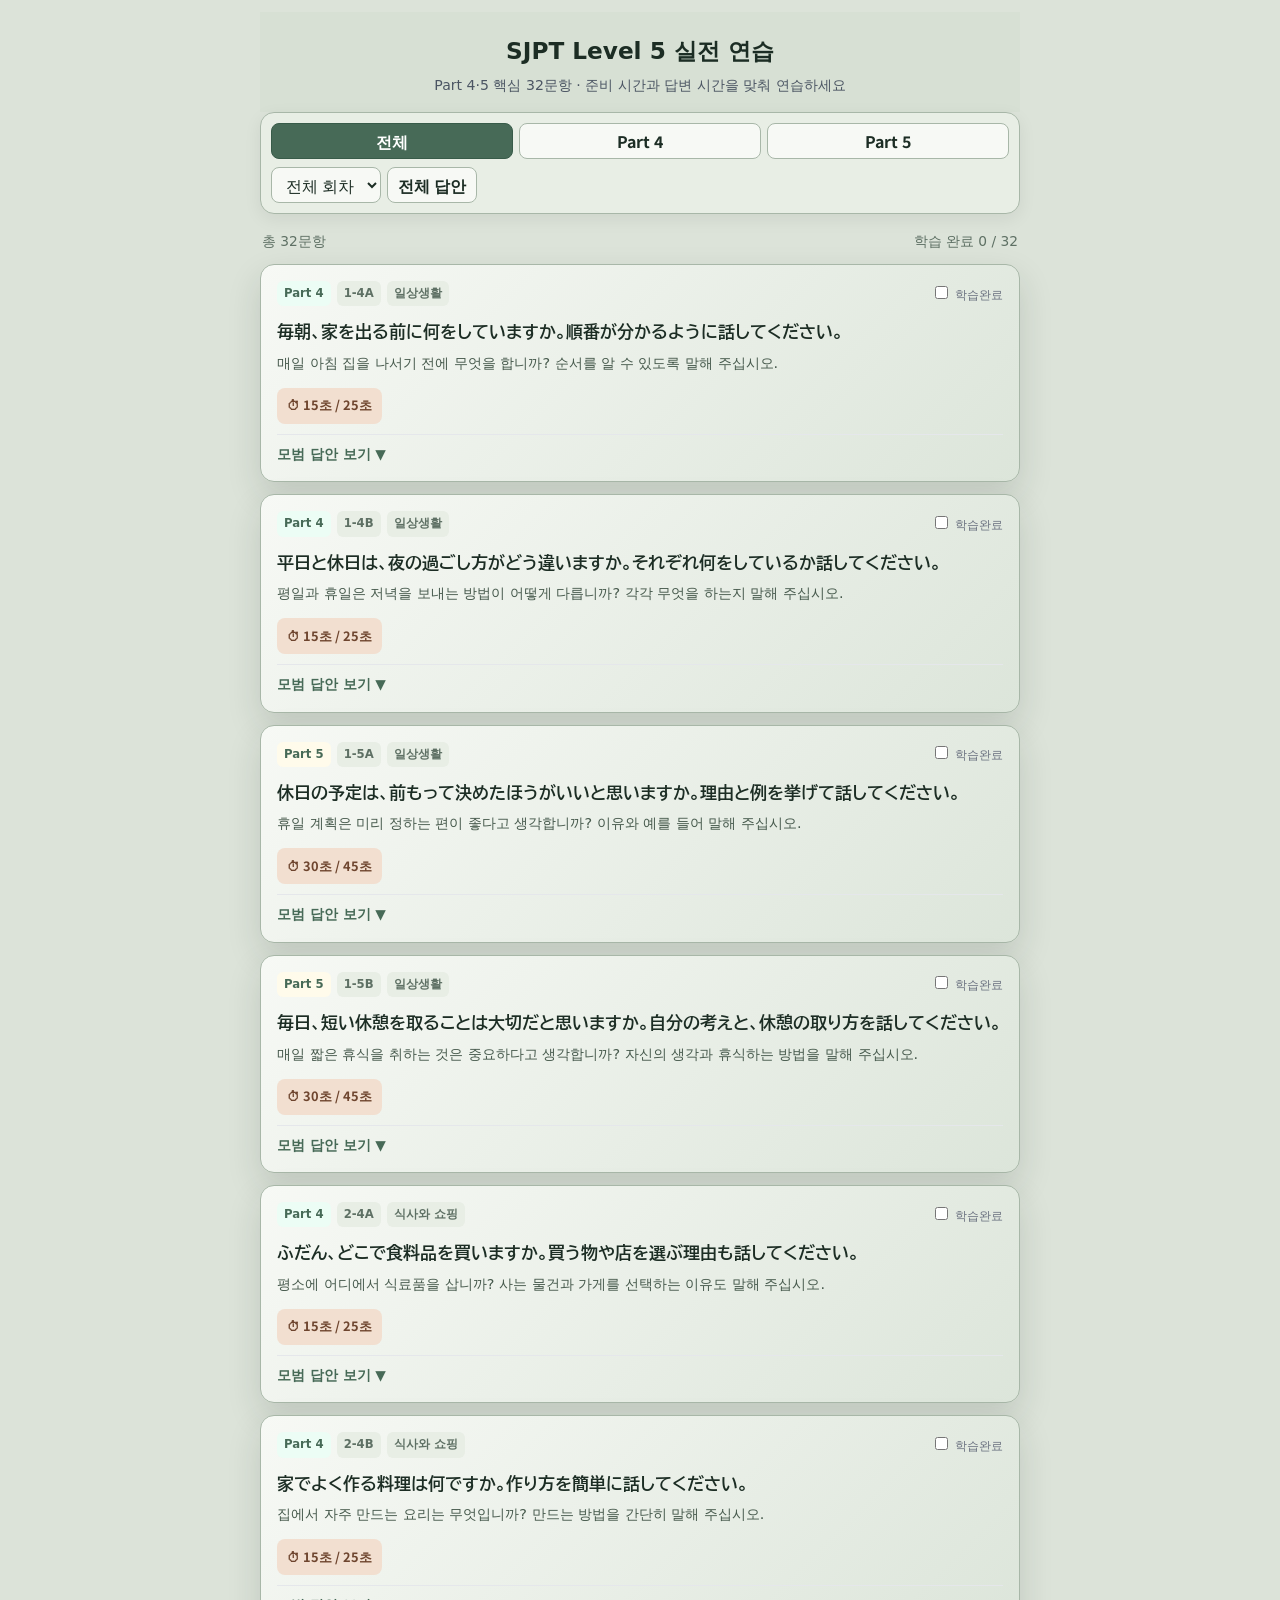
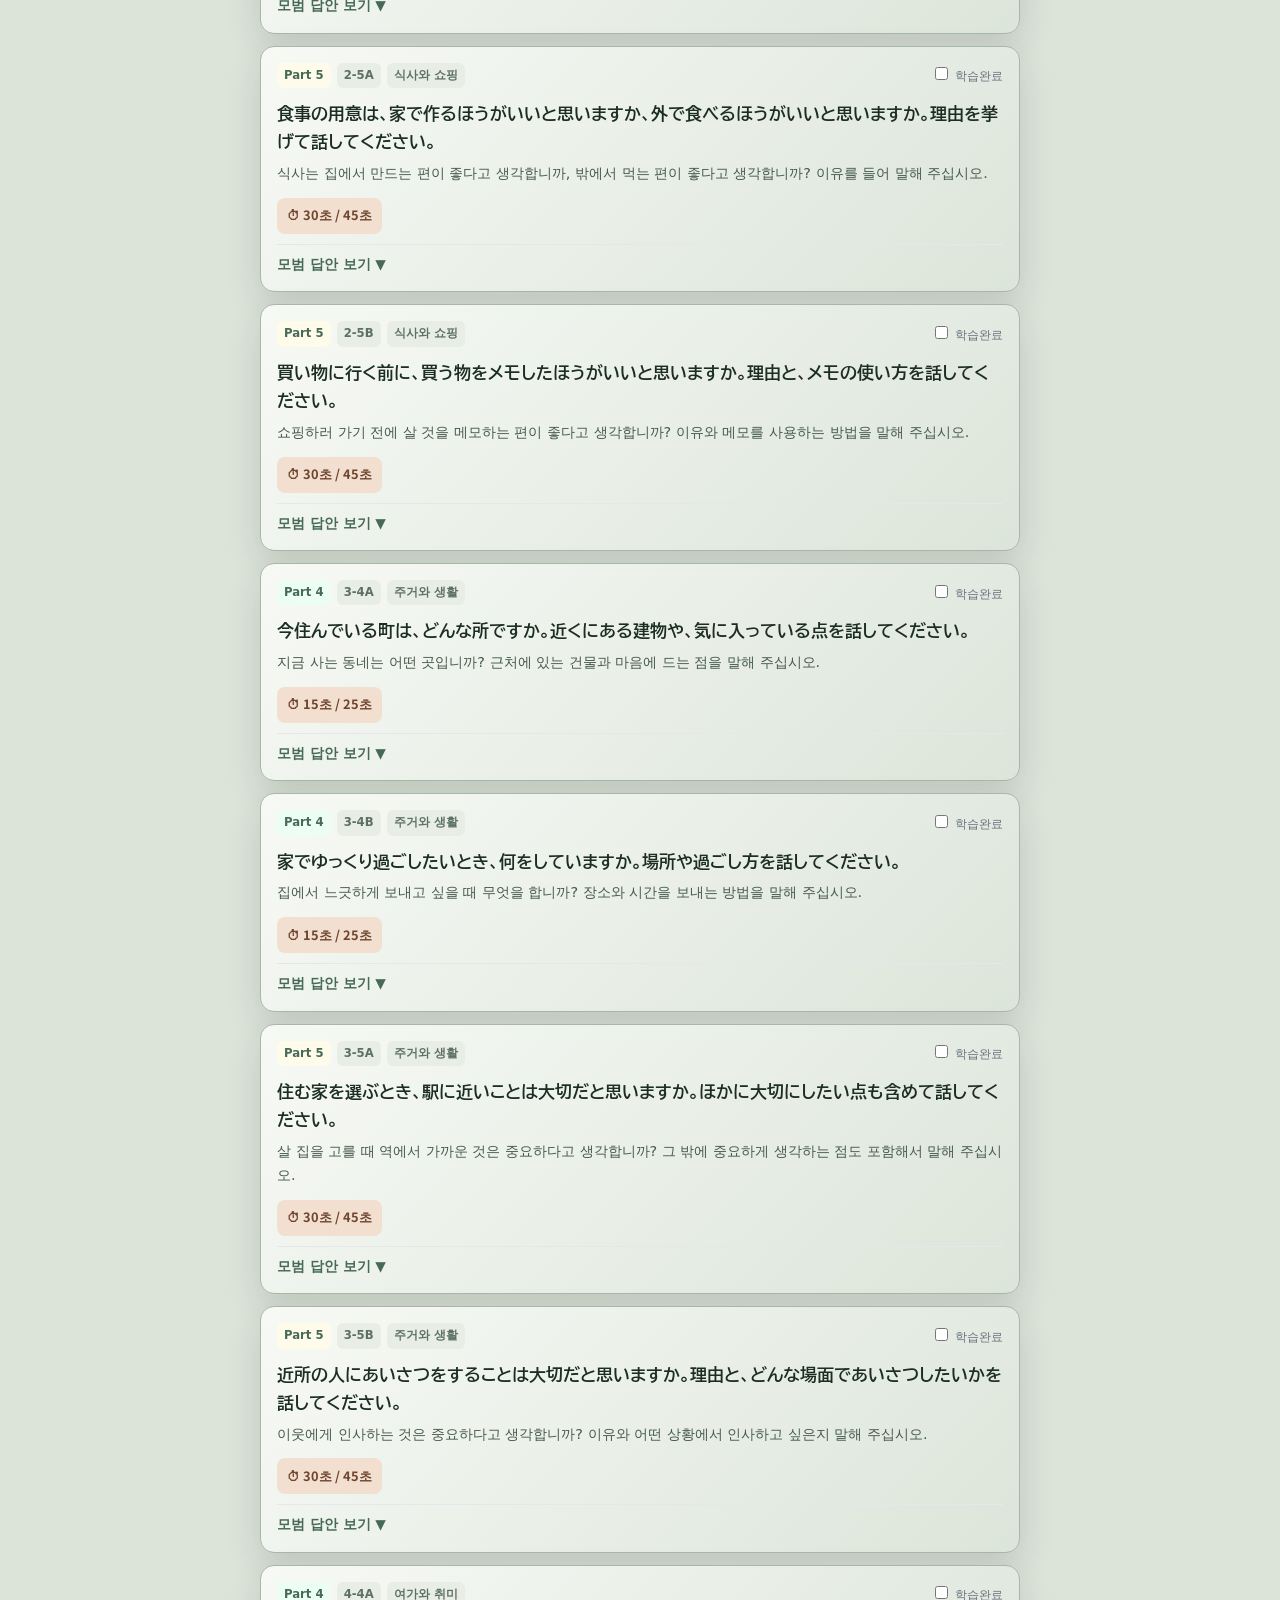
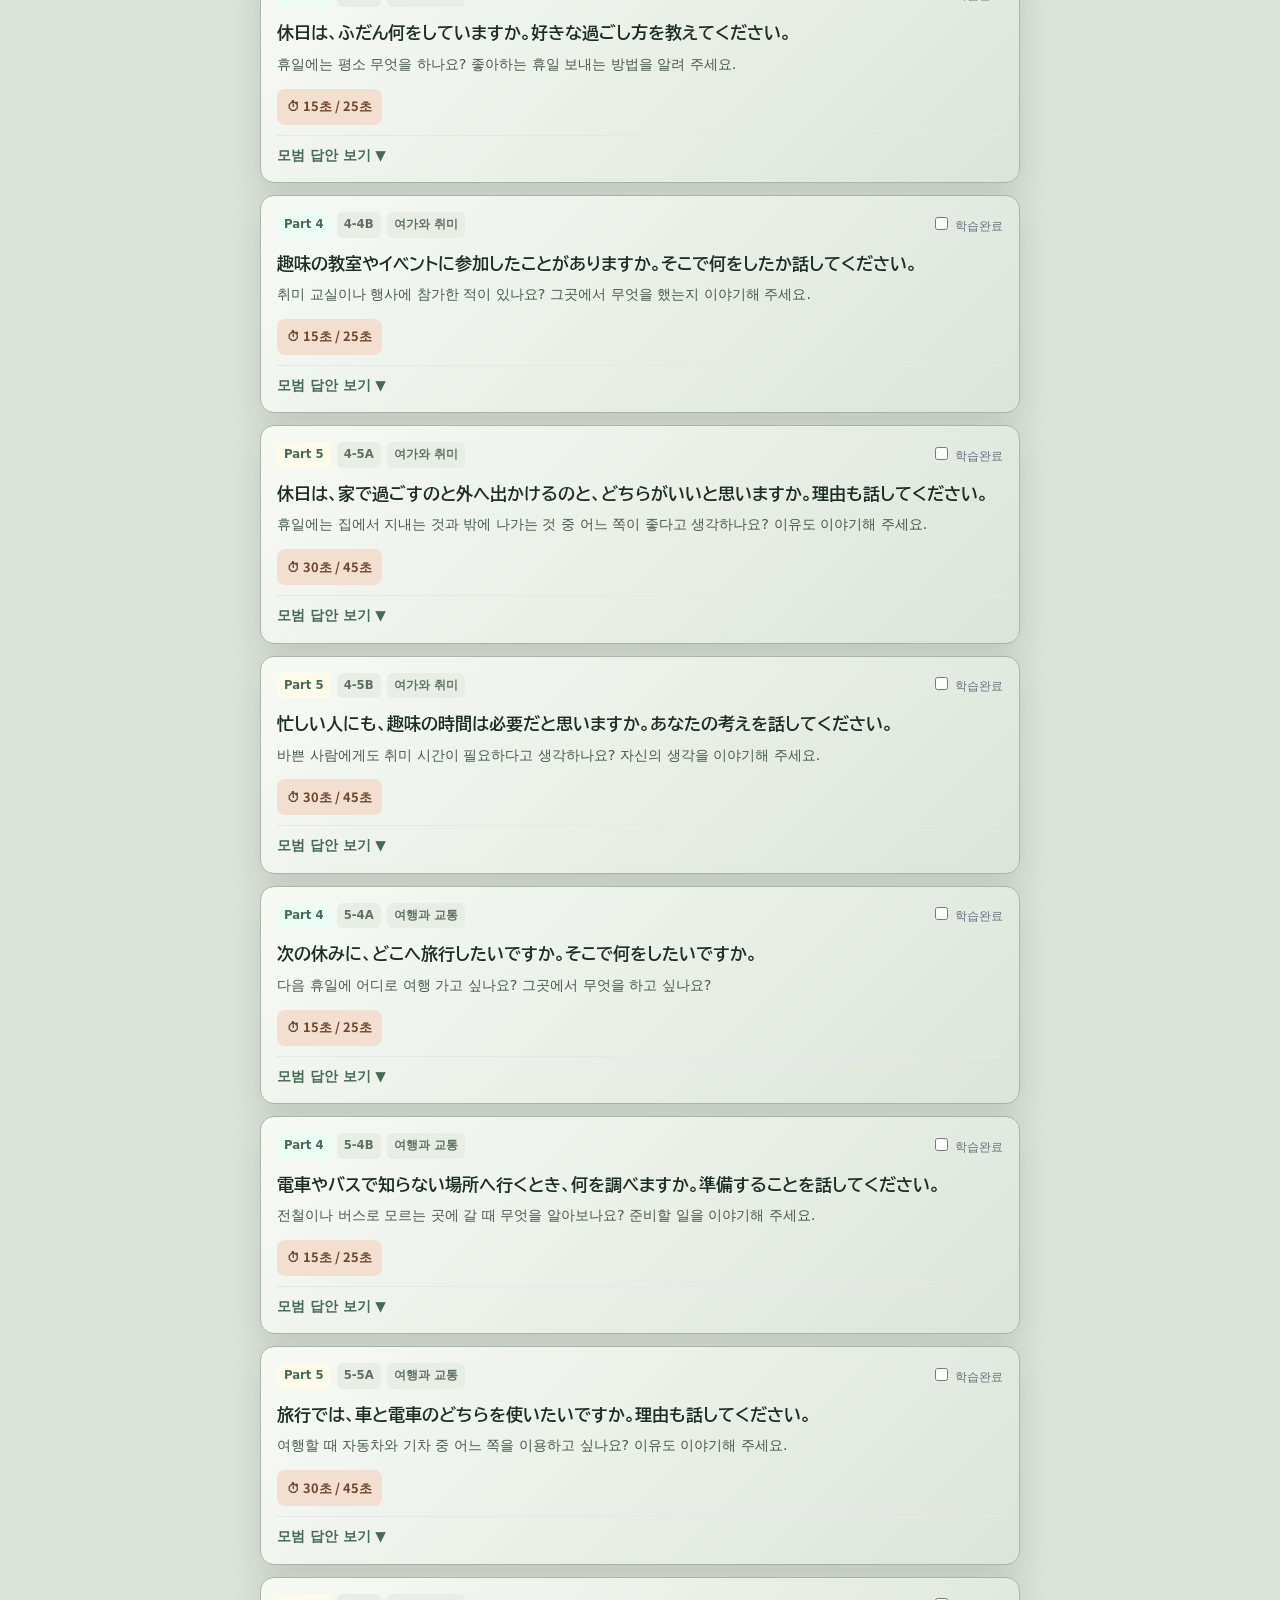
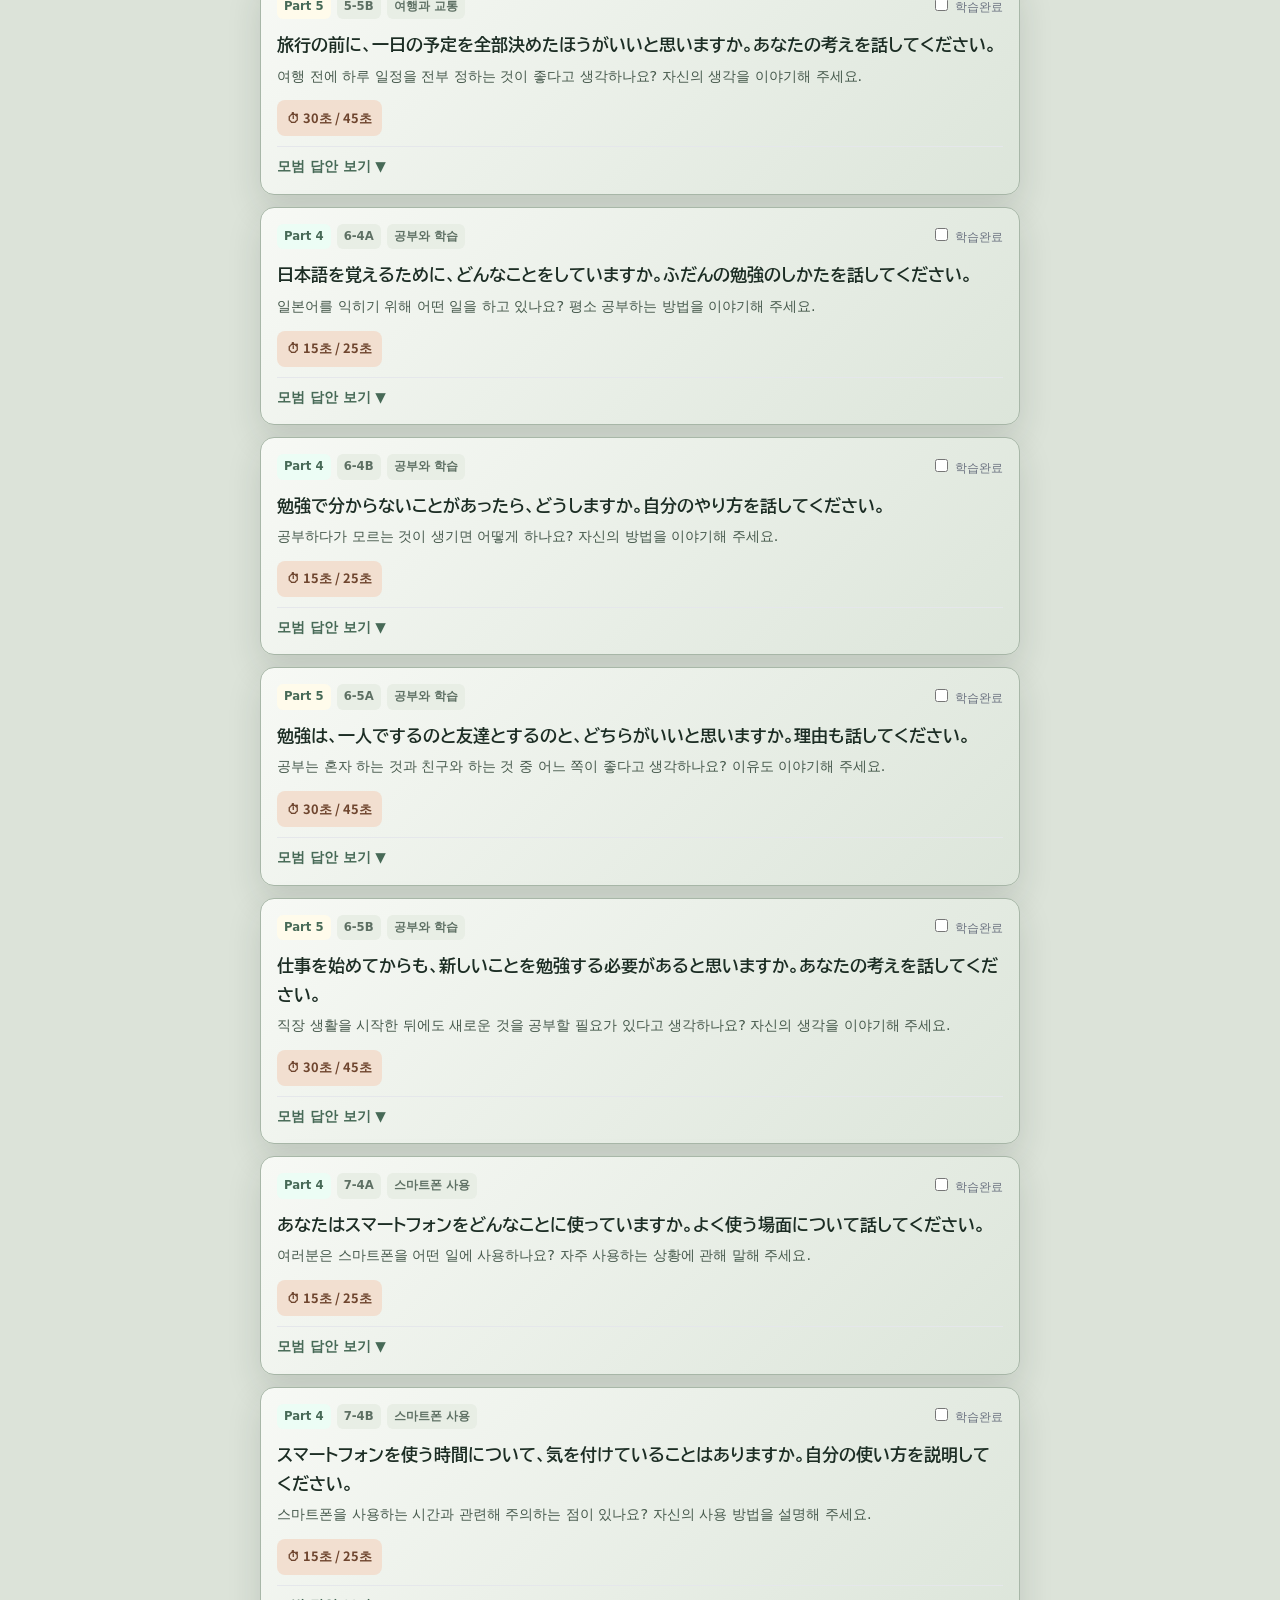
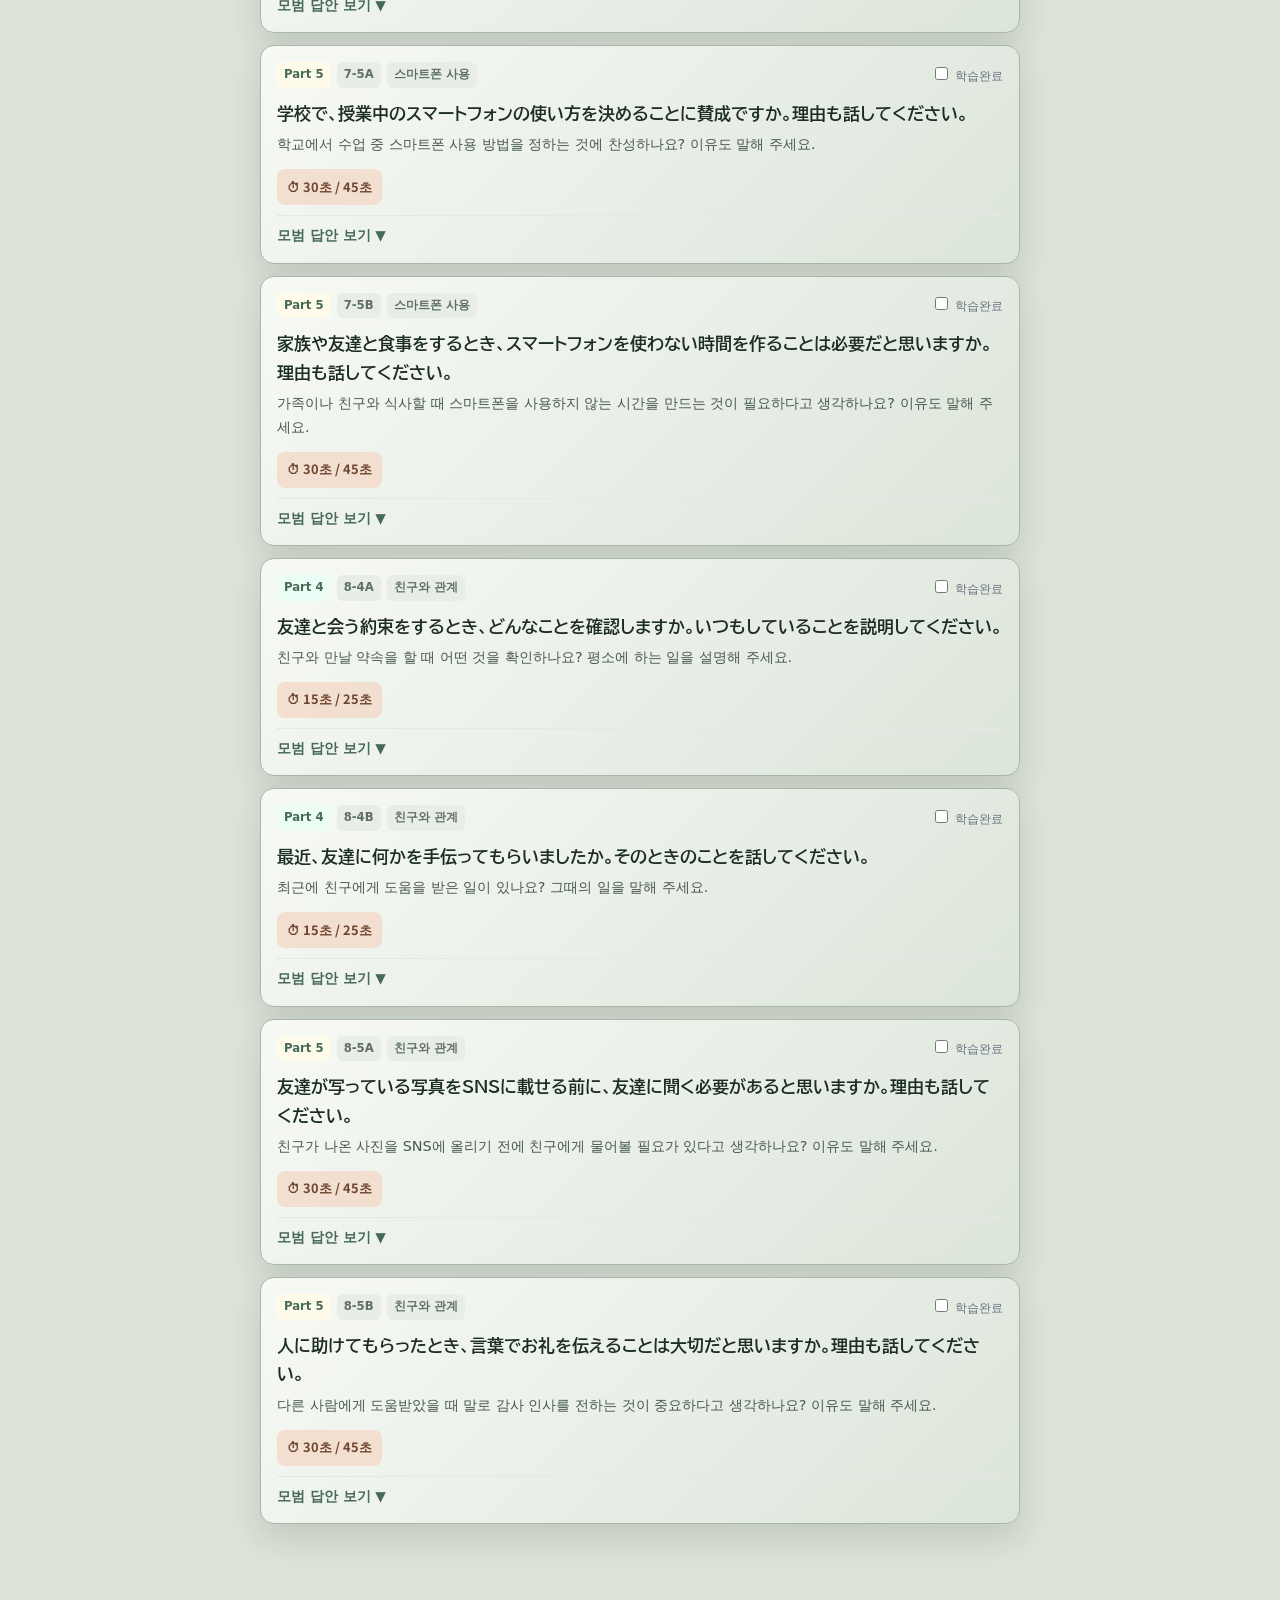
<file: SJPT_Level5_Practice_32Q.html>
<!doctype html>
<html lang="ko"><head><meta charset="utf-8"><meta name="viewport" content="width=device-width,initial-scale=1,maximum-scale=1">
<title>SJPT Level 5 실전 연습 32문항</title>
<link rel="stylesheet" href="./sjpt-soft-sage.css">
<link rel="icon" href="data:image/svg+xml,<svg xmlns=%22http://www.w3.org/2000/svg%22 viewBox=%220 0 64 64%22><text y=%2252%22 x=%2250%22 text-anchor=%22middle%22 dominant-baseline=%22middle%22 font-size=%2252%22>日</text></svg>">
<style>
:root{--blue:#2563eb;--green:#059669;--amber:#d97706;--ink:#111827;--sub:#4b5563;--line:#e5e7eb;--paper:#fff;--base:#f3f4f6}*{box-sizing:border-box}body{margin:0;padding:12px 12px 100px;background:var(--base);color:var(--ink);font:16px/1.65 system-ui,"Noto Sans JP","Noto Sans KR",sans-serif}.container{max-width:760px;margin:auto}header{text-align:center;padding:20px 8px 14px}h1{font-size:1.45rem;margin:0 0 4px}header p{margin:0;color:var(--sub);font-size:.88rem}.panel{position:sticky;top:8px;z-index:10;padding:10px;margin-bottom:16px;background:#fffffff2;backdrop-filter:blur(8px);border:1px solid var(--line);border-radius:14px;box-shadow:0 5px 18px #0001}.tabs,.actions{display:flex;gap:6px}.tabs{margin-bottom:8px}.tab{flex:1}.tab,button,input,select{font:inherit;border:1px solid var(--line);border-radius:8px;padding:8px 10px;background:#fff}.tab,.toggle,.timer,.stop{cursor:pointer;font-weight:700}.tab.active{color:white;background:var(--blue);border-color:var(--blue)}input{min-width:0;flex:1}.toggle{color:var(--blue);background:#eff6ff}.stats{display:flex;justify-content:space-between;gap:8px;margin:12px 2px;color:var(--sub);font-size:.86rem}.list{display:grid;gap:12px}.card{background:var(--paper);border:1px solid var(--line);border-radius:14px;padding:16px;box-shadow:0 1px 3px #0000000d}.card.done{opacity:.65}.top{display:flex;justify-content:space-between;align-items:center;gap:8px}.badges{display:flex;gap:6px}.badge{padding:3px 7px;border-radius:6px;font-size:.73rem;font-weight:800}.p4{color:var(--green);background:#ecfdf5}.p5{color:var(--amber);background:#fffbeb}.num{color:#6b7280;background:#f3f4f6}.check{font-size:.77rem;color:#6b7280}.q{font-size:1.08rem;font-weight:750;line-height:1.65;margin:12px 0 5px}.qko{font-size:.9rem;color:var(--sub);margin:0 0 12px}.timer{color:var(--blue);background:#eff6ff;border:0;padding:6px 10px;font-size:.8rem}details{border-top:1px solid var(--line);margin-top:10px;padding-top:8px}summary{cursor:pointer;color:var(--blue);font-size:.86rem;font-weight:750;list-style:none}summary::-webkit-details-marker{display:none}summary::after{content:'모범 답안 보기 ▼'}details[open] summary::after{content:'답안 닫기 ▲'}.answer{margin-top:10px;padding:14px;background:#f8fafc;border-radius:10px}.jp{font-size:1rem;line-height:1.8}.ko{border-top:1px dashed var(--line);padding-top:10px;color:#64748b;font-size:.9rem}.meta{margin-top:9px;padding:7px 9px;background:white;border-left:3px solid var(--blue);font-size:.8rem;color:var(--sub)}.empty{text-align:center;padding:60px;color:#6b7280}.overlay{position:fixed;left:50%;bottom:16px;transform:translateX(-50%);width:calc(100% - 24px);max-width:500px;display:none;align-items:center;justify-content:space-between;gap:12px;background:#111827;color:#fff;border-radius:15px;padding:13px 17px;box-shadow:0 12px 30px #0005;z-index:30}.overlay.on{display:flex}.phase{display:block;color:#9ca3af;font-size:.75rem}.clock{font-size:1.65rem;font-weight:800;font-variant-numeric:tabular-nums}.stop{color:#fff;background:#dc2626;border:0}@media(max-width:520px){.actions{flex-wrap:wrap}.actions input{flex-basis:100%}.card{padding:14px}.q{font-size:1rem}}
</style></head><body><div class="container"><header><h1>SJPT Level 5 실전 연습</h1><p>Part 4·5 핵심 32문항 · 준비 시간과 답변 시간을 맞춰 연습하세요</p></header>
<aside class="panel"><div class="tabs"><button class="tab active" data-part="all">전체</button><button class="tab" data-part="4">Part 4</button><button class="tab" data-part="5">Part 5</button></div><div class="actions"><input id="search" placeholder="질문·주제 검색"><select id="round"><option value="">전체 회차</option></select><button class="toggle" id="toggle">전체 답안</button></div></aside>
<div class="stats"><span id="count"></span><span id="progress"></span></div><main id="list" class="list"></main><div id="empty" class="empty" hidden>조건에 맞는 문항이 없습니다.</div></div>
<div id="overlay" class="overlay"><div><span id="phase" class="phase"></span><strong id="clock" class="clock"></strong></div><button id="stop" class="stop">중지</button></div>
<script>const DATA=[{"id":1,"code":"1-4A","part":4,"round":"1A","topic":"일상생활","q":"毎朝、家を出る前に何をしていますか。順番が分かるように話してください。","qko":"매일 아침 집을 나서기 전에 무엇을 합니까? 순서를 알 수 있도록 말해 주십시오.","a":"平日は七時に起きて、家族と朝ご飯を食べます。食べたあとで、服を着替えて出かける準備をします。朝は時間がないので、前の晩にかばんを用意します。家を出る前に、予定も確認します。"},{"id":2,"code":"1-4B","part":4,"round":"1B","topic":"일상생활","q":"平日と休日は、夜の過ごし方がどう違いますか。それぞれ何をしているか話してください。","qko":"평일과 휴일은 저녁을 보내는 방법이 어떻게 다릅니까? 각각 무엇을 하는지 말해 주십시오.","a":"平日の夜は、帰ったあとで晩ご飯を食べます。朝が早いので、十一時までに寝るようにしています。休日の夜は、好きな映画を見ます。次の日に予定がないときは、少し遅く寝ます。"},{"id":3,"code":"1-5A","part":5,"round":"1A","topic":"일상생활","q":"休日の予定は、前もって決めたほうがいいと思いますか。理由と例を挙げて話してください。","qko":"휴일 계획은 미리 정하는 편이 좋다고 생각합니까? 이유와 예를 들어 말해 주십시오.","a":"大事な予定だけ、前もって決めておくといいと思います。友達と昼ご飯を食べる日は、時間や店を相談しておくと安心です。待つ時間が長いと困るので、必要なら店の予約もしておきます。でも、休日は休む時間も必要なので、私は予定を入れすぎないようにしています。予定のない時間には、その日の気分に合わせて好きなことをしたいです。"},{"id":4,"code":"1-5B","part":5,"round":"1B","topic":"일상생활","q":"毎日、短い休憩を取ることは大切だと思いますか。自分の考えと、休憩の取り方を話してください。","qko":"매일 짧은 휴식을 취하는 것은 중요하다고 생각합니까? 자신의 생각과 휴식하는 방법을 말해 주십시오.","a":"短い休憩は、気分を変えるために大切だと思います。私は家で勉強するとき、三十分ぐらいで一度休むようにしています。座っている時間が長いので、少し歩いたり外の空気を吸ったりします。ただ、休憩中に動画を見ると、つい長く見てしまうことがあります。そのため、先に休む時間を決め、終わったらすぐ勉強に戻ります。"},{"id":5,"code":"2-4A","part":4,"round":"2A","topic":"식사와 쇼핑","q":"ふだん、どこで食料品を買いますか。買う物や店を選ぶ理由も話してください。","qko":"평소에 어디에서 식료품을 삽니까? 사는 물건과 가게를 선택하는 이유도 말해 주십시오.","a":"食料品は、駅の前にあるスーパーで買います。仕事の帰りに行くことができるので、便利です。野菜や肉の売り場で、その日の晩ご飯を考えます。値段も見て、予算に合う物を選びます。"},{"id":6,"code":"2-4B","part":4,"round":"2B","topic":"식사와 쇼핑","q":"家でよく作る料理は何ですか。作り方を簡単に話してください。","qko":"집에서 자주 만드는 요리는 무엇입니까? 만드는 방법을 간단히 말해 주십시오.","a":"よく作るのは、野菜と卵のスープです。まず、にんじんと玉ねぎを小さく切ります。水と一緒になべに入れて、柔らかくなるまで煮ます。最後に卵を入れて、塩で味をつけると出来上がりです。"},{"id":7,"code":"2-5A","part":5,"round":"2A","topic":"식사와 쇼핑","q":"食事の用意は、家で作るほうがいいと思いますか、外で食べるほうがいいと思いますか。理由を挙げて話してください。","qko":"식사는 집에서 만드는 편이 좋다고 생각합니까, 밖에서 먹는 편이 좋다고 생각합니까? 이유를 들어 말해 주십시오.","a":"私は、時間がある日は、自炊をするほうがいいと思います。使う食材や量を自分で決めることができるからです。例えば、野菜を多く入れたり、次の日の分も一緒に作ったりできます。ただ、疲れている日は、料理と片づけが大変だと感じます。毎日自炊をする必要はないので、忙しい日は外で食べてもいいと思います。"},{"id":8,"code":"2-5B","part":5,"round":"2B","topic":"식사와 쇼핑","q":"買い物に行く前に、買う物をメモしたほうがいいと思いますか。理由と、メモの使い方を話してください。","qko":"쇼핑하러 가기 전에 살 것을 메모하는 편이 좋다고 생각합니까? 이유와 메모를 사용하는 방법을 말해 주십시오.","a":"私は、買う物をメモしてから店に行くといいと思います。何を買うか決めておけば、売り場で長く迷わずに買い物ができます。例えば、冷蔵庫を見て、足りない食材をスマートフォンに書いておきます。ただ、メモにない物でも、安くて使う予定があれば買いたいです。必要な物を確認しながら、予算の中で買う物を変えてもいいと思います。"},{"id":9,"code":"3-4A","part":4,"round":"3A","topic":"주거와 생활","q":"今住んでいる町は、どんな所ですか。近くにある建物や、気に入っている点を話してください。","qko":"지금 사는 동네는 어떤 곳입니까? 근처에 있는 건물과 마음에 드는 점을 말해 주십시오.","a":"私の住んでいる町は、駅から少し遠い所にあります。でも、家の近くにバス停があるので、通勤には困りません。歩いて行けるスーパーもあります。静かで公園も多いので、私には住みやすい町です。"},{"id":10,"code":"3-4B","part":4,"round":"3B","topic":"주거와 생활","q":"家でゆっくり過ごしたいとき、何をしていますか。場所や過ごし方を話してください。","qko":"집에서 느긋하게 보내고 싶을 때 무엇을 합니까? 장소와 시간을 보내는 방법을 말해 주십시오.","a":"休みの日は、自分の部屋でゆっくり過ごします。まず、机の上を片づけて本を用意します。そのあとで、お茶を飲みながら好きな本を読みます。日当たりがいいので、昼間は電気をつけません。"},{"id":11,"code":"3-5A","part":5,"round":"3A","topic":"주거와 생활","q":"住む家を選ぶとき、駅に近いことは大切だと思いますか。ほかに大切にしたい点も含めて話してください。","qko":"살 집을 고를 때 역에서 가까운 것은 중요하다고 생각합니까? 그 밖에 중요하게 생각하는 점도 포함해서 말해 주십시오.","a":"私は毎日電車を使うので、駅に近い家がいいと思います。通勤時間が短いと、朝もゆっくり準備ができます。ただ、駅に近くても、夜に車の音が大きい所は避けたいです。家を見るときは、家賃だけでなく、部屋の明るさや外の音も確認します。通勤に便利で、家でも落ち着いて休める所を選びたいです。"},{"id":12,"code":"3-5B","part":5,"round":"3B","topic":"주거와 생활","q":"近所の人にあいさつをすることは大切だと思いますか。理由と、どんな場面であいさつしたいかを話してください。","qko":"이웃에게 인사하는 것은 중요하다고 생각합니까? 이유와 어떤 상황에서 인사하고 싶은지 말해 주십시오.","a":"私は、近所の人に短くあいさつをすることは大切だと思います。顔を覚えると、用事があるときにも話しかけやすいからです。例えば、町の掃除では、作業の前にあいさつをします。そのあと、掃除をしながら天気の話をしてもいいと思います。でも、急いでいる人には長く話しかけず、笑顔であいさつするだけにします。"},{"id":13,"code":"4-4A","part":4,"round":"4A","topic":"여가와 취미","q":"休日は、ふだん何をしていますか。好きな過ごし方を教えてください。","qko":"휴일에는 평소 무엇을 하나요? 좋아하는 휴일 보내는 방법을 알려 주세요.","a":"休日は、近くの公園を散歩するのが好きです。朝の公園は静かで、いい気分転換になります。歩いたあとは、家で好きな音楽を聞きます。私には、買い物より散歩のほうが楽しいです。"},{"id":14,"code":"4-4B","part":4,"round":"4B","topic":"여가와 취미","q":"趣味の教室やイベントに参加したことがありますか。そこで何をしたか話してください。","qko":"취미 교실이나 행사에 참가한 적이 있나요? 그곳에서 무엇을 했는지 이야기해 주세요.","a":"友達と料理教室に参加したことがあります。そのときは、野菜のスープを作りました。初めてで、野菜を切るのに時間がかかりました。でも、友達と一緒に料理ができて楽しかったです。"},{"id":15,"code":"4-5A","part":5,"round":"4A","topic":"여가와 취미","q":"休日は、家で過ごすのと外へ出かけるのと、どちらがいいと思いますか。理由も話してください。","qko":"휴일에는 집에서 지내는 것과 밖에 나가는 것 중 어느 쪽이 좋다고 생각하나요? 이유도 이야기해 주세요.","a":"私は、天気のいい休日は近くの公園へ出かけたいです。ずっと家にいるより、外の景色を見るほうが楽しいからです。例えば、公園を歩いて、気に入った花の写真を撮ります。友達と一緒なら、歩きながらいろいろな話もできます。でも、疲れている日は近所を少し散歩して、あとは家で休みたいです。"},{"id":16,"code":"4-5B","part":5,"round":"4B","topic":"여가와 취미","q":"忙しい人にも、趣味の時間は必要だと思いますか。あなたの考えを話してください。","qko":"바쁜 사람에게도 취미 시간이 필요하다고 생각하나요? 자신의 생각을 이야기해 주세요.","a":"忙しい人にも、無理をせず趣味を楽しんでほしいです。好きなことがあると、休みの日の楽しみができるからです。私は料理が趣味で、休日に新しい料理を作ったことがあります。うまくできてうれしかったですが、準備には時間がかかりました。忙しい日は、好きな音楽を一曲聞くなど、短い時間で楽しめる方法でもいいと思います。"},{"id":17,"code":"5-4A","part":4,"round":"5A","topic":"여행과 교통","q":"次の休みに、どこへ旅行したいですか。そこで何をしたいですか。","qko":"다음 휴일에 어디로 여행 가고 싶나요? 그곳에서 무엇을 하고 싶나요?","a":"次の休みは、友達と海の近くの町へ行くつもりです。朝の電車に乗って、昼前に着きたいです。天気がよかったら、海の近くを歩きます。雨の日は美術館に行き、お土産も買います。"},{"id":18,"code":"5-4B","part":4,"round":"5B","topic":"여행과 교통","q":"電車やバスで知らない場所へ行くとき、何を調べますか。準備することを話してください。","qko":"전철이나 버스로 모르는 곳에 갈 때 무엇을 알아보나요? 준비할 일을 이야기해 주세요.","a":"初めての場所へ行くときは、電車の時間を調べます。次に、乗り換えの駅と出口を地図で見ます。荷物が多い日は、駅からバスに乗るつもりです。道に迷ったら、無理に歩かず人に聞きます。"},{"id":19,"code":"5-5A","part":5,"round":"5A","topic":"여행과 교통","q":"旅行では、車と電車のどちらを使いたいですか。理由も話してください。","qko":"여행할 때 자동차와 기차 중 어느 쪽을 이용하고 싶나요? 이유도 이야기해 주세요.","a":"私は、行きたい場所が駅に近いなら、電車を選びたいです。運転をしなくていいので、友達と話しながら景色を楽しめます。電車に乗るときは、窓の近くの席を予約するつもりです。でも、駅から遠い所へ行く日は、車が便利だと思います。荷物の量や行きたい場所を考えて、使う乗り物を決めたいです。"},{"id":20,"code":"5-5B","part":5,"round":"5B","topic":"여행과 교통","q":"旅行の前に、一日の予定を全部決めたほうがいいと思いますか。あなたの考えを話してください。","qko":"여행 전에 하루 일정을 전부 정하는 것이 좋다고 생각하나요? 자신의 생각을 이야기해 주세요.","a":"一日の予定は、細かく決めすぎないほうがいいと思います。気になる店を見つけたとき、予定を変えて入りたいからです。ただ、ホテルと帰りの電車は、出発する前に予約するつもりです。昼ご飯を食べる場所などは、友達とその場で相談します。歩いて疲れたら、予定を一つ減らして休む時間も取りたいです。"},{"id":21,"code":"6-4A","part":4,"round":"6A","topic":"공부와 학습","q":"日本語を覚えるために、どんなことをしていますか。ふだんの勉強のしかたを話してください。","qko":"일본어를 익히기 위해 어떤 일을 하고 있나요? 평소 공부하는 방법을 이야기해 주세요.","a":"日本語で話すために、毎日少しずつ練習します。朝は新しい言葉を三つノートに書きます。夜はその言葉を使って、短い話を作ってみます。声を録音すると、自分の話し方を確認できます。"},{"id":22,"code":"6-4B","part":4,"round":"6B","topic":"공부와 학습","q":"勉強で分からないことがあったら、どうしますか。自分のやり方を話してください。","qko":"공부하다가 모르는 것이 생기면 어떻게 하나요? 자신의 방법을 이야기해 주세요.","a":"分からないことがあったら、まず本で調べます。例を読んで、自分でも同じようにやってみます。できないときは、難しかった所を先生に聞きます。一人で長く悩むより、早く聞くといいと思います。"},{"id":23,"code":"6-5A","part":5,"round":"6A","topic":"공부와 학습","q":"勉強は、一人でするのと友達とするのと、どちらがいいと思いますか。理由も話してください。","qko":"공부는 혼자 하는 것과 친구와 하는 것 중 어느 쪽이 좋다고 생각하나요? 이유도 이야기해 주세요.","a":"私は、何を勉強するかによって、勉強のしかたを変えたいです。会話の練習なら、友達と一緒にしたほうがいいと思います。例えば、買い物の場面を決めて、店の人と客になって話してみます。一方、新しい言葉を覚えるときは、静かな部屋で集中したいです。友達と練習する前に、一人で準備する時間も作りたいです。"},{"id":24,"code":"6-5B","part":5,"round":"6B","topic":"공부와 학습","q":"仕事を始めてからも、新しいことを勉強する必要があると思いますか。あなたの考えを話してください。","qko":"직장 생활을 시작한 뒤에도 새로운 것을 공부할 필요가 있다고 생각하나요? 자신의 생각을 이야기해 주세요.","a":"仕事を始めてからも、必要なことは少しずつ学びたいです。自分でできる仕事を増やすために、勉強を続けるといいと思います。例えば、新しい道具を使うときは、説明を読んでから試してみます。分からない所は先輩に相談し、使い方を確かめたいです。ただ、毎日長く勉強するのではなく、休む時間も大切にしたいです。"},{"id":25,"code":"7-4A","part":4,"round":"7A","topic":"스마트폰 사용","q":"あなたはスマートフォンをどんなことに使っていますか。よく使う場面について話してください。","qko":"여러분은 스마트폰을 어떤 일에 사용하나요? 자주 사용하는 상황에 관해 말해 주세요.","a":"スマートフォンは、家族への連絡や買い物に使っています。買い物のときは、家族に必要な物を聞きます。帰りの電車では、日本語の音声も聞きます。ただ、使いすぎないように、一度に見る時間を決めています。"},{"id":26,"code":"7-4B","part":4,"round":"7B","topic":"스마트폰 사용","q":"スマートフォンを使う時間について、気を付けていることはありますか。自分の使い方を説明してください。","qko":"스마트폰을 사용하는 시간과 관련해 주의하는 점이 있나요? 자신의 사용 방법을 설명해 주세요.","a":"動画を見る前に、やめる時間を決めています。前は動画を見すぎて、朝起きるのが大変でした。今は夜十時にアラームを鳴らします。その後は机に置き、ベッドでは見ないようにしています。"},{"id":27,"code":"7-5A","part":5,"round":"7A","topic":"스마트폰 사용","q":"学校で、授業中のスマートフォンの使い方を決めることに賛成ですか。理由も話してください。","qko":"학교에서 수업 중 스마트폰 사용 방법을 정하는 것에 찬성하나요? 이유도 말해 주세요.","a":"学校でスマートフォンの使い方を決めることに賛成です。授業中に自由に使うと、別の画面が気になって、先生の話を聞きにくくなると思うからです。例えば、調べ物をするときだけ机に出し、それ以外はかばんに入れます。ただ、家族から急な連絡が来たときは、先生に伝えて使ってもいいと思います。何のための決まりか、みんなで話すことも大切です。"},{"id":28,"code":"7-5B","part":5,"round":"7B","topic":"스마트폰 사용","q":"家族や友達と食事をするとき、スマートフォンを使わない時間を作ることは必要だと思いますか。理由も話してください。","qko":"가족이나 친구와 식사할 때 스마트폰을 사용하지 않는 시간을 만드는 것이 필요하다고 생각하나요? 이유도 말해 주세요.","a":"食事中は、スマートフォンを使わないで話す時間を作りたいです。近くにいる人の話を聞くことも、食事の楽しみだと思うからです。例えば、料理が来たら、スマートフォンをかばんに入れます。待ち合わせの連絡があるときは、先に相手に話してから確認します。相手を待たせすぎないように、見る時間を短くしたいです。"},{"id":29,"code":"8-4A","part":4,"round":"8A","topic":"친구와 관계","q":"友達と会う約束をするとき、どんなことを確認しますか。いつもしていることを説明してください。","qko":"친구와 만날 약속을 할 때 어떤 것을 확인하나요? 평소에 하는 일을 설명해 주세요.","a":"友達と会う前に、時間と場所をメッセージで確かめます。初めての場所なら、地図を送ってもらいます。遅れるときは、早めに連絡しなければなりません。何分ぐらい遅れるかも、短く伝えます。"},{"id":30,"code":"8-4B","part":4,"round":"8B","topic":"친구와 관계","q":"最近、友達に何かを手伝ってもらいましたか。そのときのことを話してください。","qko":"최근에 친구에게 도움을 받은 일이 있나요? 그때의 일을 말해 주세요.","a":"先月、友達に日本語の作文を見てもらいました。同じ言葉を何度も使っていたので、別の言い方を教えてもらいました。説明が分かりやすくて、とても助かりました。後でお礼を言い、友達の引っ越しを手伝いました。"},{"id":31,"code":"8-5A","part":5,"round":"8A","topic":"친구와 관계","q":"友達が写っている写真をSNSに載せる前に、友達に聞く必要があると思いますか。理由も話してください。","qko":"친구가 나온 사진을 SNS에 올리기 전에 친구에게 물어볼 필요가 있다고 생각하나요? 이유도 말해 주세요.","a":"友達が写っている写真は、載せる前に本人に聞く必要があります。写真に写った顔や場所を、ほかの人に見せたくない場合もあると思うからです。例えば、一緒に撮った写真を送り、SNSに載せてもいいか聞きます。嫌だと言われたら、自分だけが写っている写真を選び直します。許可をもらうときに、どこに載せるかも伝えたいです。"},{"id":32,"code":"8-5B","part":5,"round":"8B","topic":"친구와 관계","q":"人に助けてもらったとき、言葉でお礼を伝えることは大切だと思いますか。理由も話してください。","qko":"다른 사람에게 도움받았을 때 말로 감사 인사를 전하는 것이 중요하다고 생각하나요? 이유도 말해 주세요.","a":"助けてもらったら、どんな点で助かったかも言葉で伝えたいです。ありがとうだけでもいいですが、理由も伝えると気持ちが伝わりやすいと思います。例えば、雨の日に駅まで迎えに来てもらったら、とても助かったと伝えます。ただ、お礼に高い物を買わなければならないとは思いません。後で会ったときにも、短くお礼を伝えたいです。"}];const KOREAN={"1":"평일에는 7시에 일어나 가족과 아침을 먹습니다. 식사한 뒤 옷을 갈아입고 외출할 준비를 합니다. 아침에는 시간이 없어서 전날 밤에 가방을 준비합니다. 집을 나서기 전에 일정도 확인합니다.","2":"평일 저녁에는 돌아온 뒤 저녁을 먹습니다. 아침이 이르기 때문에 11시까지 자려고 합니다. 휴일 저녁에는 좋아하는 영화를 봅니다. 다음 날 일정이 없을 때는 조금 늦게 잡니다.","3":"중요한 일정만 미리 정해 두는 것이 좋다고 생각합니다. 친구와 점심을 먹는 날은 시간과 가게를 상의해 두면 안심이 됩니다. 기다리는 시간이 길면 곤란하므로 필요하다면 가게 예약도 해 둡니다. 하지만 휴일에는 쉬는 시간도 필요하므로 저는 일정을 너무 많이 잡지 않으려고 합니다. 일정이 없는 시간에는 그날 기분에 맞춰 좋아하는 일을 하고 싶습니다.","4":"짧은 휴식은 기분 전환을 위해 중요하다고 생각합니다. 저는 집에서 공부할 때 30분 정도마다 한 번 쉬려고 합니다. 앉아 있는 시간이 길어서 조금 걷거나 바깥 공기를 마시기도 합니다. 다만 휴식 중에 동영상을 보면 무심코 오래 보게 될 때가 있습니다. 그래서 먼저 쉬는 시간을 정하고 끝나면 바로 공부로 돌아갑니다.","5":"식료품은 역 앞에 있는 슈퍼마켓에서 삽니다. 퇴근길에 갈 수 있어서 편리합니다. 채소나 고기 코너에서 그날 저녁 메뉴를 생각합니다. 가격도 보고 예산에 맞는 것을 고릅니다.","6":"자주 만드는 것은 채소와 달걀 수프입니다. 먼저 당근과 양파를 작게 자릅니다. 물과 함께 냄비에 넣고 부드러워질 때까지 끓입니다. 마지막에 달걀을 넣고 소금으로 간하면 완성입니다.","7":"저는 시간이 있는 날에는 직접 요리하는 편이 좋다고 생각합니다. 사용하는 식재료와 양을 스스로 정할 수 있기 때문입니다. 예를 들어 채소를 많이 넣거나 다음 날 먹을 몫도 함께 만들 수 있습니다. 다만 피곤한 날에는 요리와 뒷정리가 힘들다고 느낍니다. 매일 직접 요리할 필요는 없으므로 바쁜 날에는 밖에서 먹어도 좋다고 생각합니다.","8":"저는 살 것을 메모한 뒤 가게에 가는 것이 좋다고 생각합니다. 무엇을 살지 정해 두면 매장에서 오래 망설이지 않고 장을 볼 수 있습니다. 예를 들어 냉장고를 보고 부족한 식재료를 스마트폰에 적어 둡니다. 다만 메모에 없는 물건이라도 저렴하고 사용할 예정이 있다면 사고 싶습니다. 필요한 물건을 확인하면서 예산 안에서 살 것을 바꿔도 좋다고 생각합니다.","9":"제가 사는 동네는 역에서 조금 먼 곳에 있습니다. 하지만 집 근처에 버스 정류장이 있어서 출퇴근에는 불편하지 않습니다. 걸어서 갈 수 있는 슈퍼마켓도 있습니다. 조용하고 공원도 많아서 저에게는 살기 좋은 동네입니다.","10":"쉬는 날에는 제 방에서 느긋하게 지냅니다. 먼저 책상 위를 정리하고 책을 준비합니다. 그다음 차를 마시면서 좋아하는 책을 읽습니다. 햇볕이 잘 들어서 낮에는 전등을 켜지 않습니다.","11":"저는 매일 전철을 이용하므로 역에서 가까운 집이 좋다고 생각합니다. 통근 시간이 짧으면 아침에도 여유 있게 준비할 수 있습니다. 다만 역에서 가까워도 밤에 자동차 소리가 큰 곳은 피하고 싶습니다. 집을 볼 때는 집세뿐만 아니라 방의 밝기와 바깥 소리도 확인합니다. 출퇴근에 편리하고 집에서도 편안히 쉴 수 있는 곳을 고르고 싶습니다.","12":"저는 이웃에게 짧게 인사하는 것이 중요하다고 생각합니다. 얼굴을 익히면 용무가 있을 때도 말을 걸기 쉽기 때문입니다. 예를 들어 동네 청소를 할 때는 작업 전에 인사합니다. 그 뒤 청소하면서 날씨 이야기를 해도 좋다고 생각합니다. 하지만 바쁜 사람에게는 오래 말을 걸지 않고 웃는 얼굴로 인사만 합니다.","13":"휴일에는 가까운 공원을 산책하는 것을 좋아합니다. 아침 공원은 조용해서 기분 전환에 좋습니다. 걷고 난 뒤에는 집에서 좋아하는 음악을 듣습니다. 저에게는 쇼핑보다 산책이 더 즐겁습니다.","14":"친구와 요리 교실에 참가한 적이 있습니다. 그때는 채소 수프를 만들었습니다. 처음이라 채소를 자르는 데 시간이 걸렸습니다. 하지만 친구와 함께 요리할 수 있어서 즐거웠습니다.","15":"저는 날씨가 좋은 휴일에는 가까운 공원에 나가고 싶습니다. 계속 집에 있는 것보다 바깥 풍경을 보는 편이 즐겁기 때문입니다. 예를 들어 공원을 걸으며 마음에 든 꽃 사진을 찍습니다. 친구와 함께라면 걸으면서 여러 이야기도 할 수 있습니다. 하지만 피곤한 날에는 동네를 조금 산책하고 나머지는 집에서 쉬고 싶습니다.","16":"바쁜 사람도 무리하지 않고 취미를 즐겼으면 합니다. 좋아하는 일이 있으면 휴일의 즐거움이 생기기 때문입니다. 저는 요리가 취미라서 휴일에 새로운 요리를 만든 적이 있습니다. 잘 만들어져서 기뻤지만 준비에는 시간이 걸렸습니다. 바쁜 날에는 좋아하는 음악을 한 곡 듣는 등 짧은 시간에 즐길 수 있는 방법도 좋다고 생각합니다.","17":"다음 휴일에는 친구와 바다 근처 마을에 갈 생각입니다. 아침 전철을 타고 점심 전에 도착하고 싶습니다. 날씨가 좋으면 바닷가를 걷겠습니다. 비 오는 날에는 미술관에 가고 기념품도 사겠습니다.","18":"처음 가는 곳에 갈 때는 전철 시간을 알아봅니다. 다음으로 환승역과 출구를 지도에서 봅니다. 짐이 많은 날에는 역에서 버스를 탈 생각입니다. 길을 잃으면 무리해서 걷지 않고 사람에게 묻습니다.","19":"저는 가고 싶은 곳이 역에서 가깝다면 전철을 선택하고 싶습니다. 운전하지 않아도 되므로 친구와 이야기하면서 풍경을 즐길 수 있습니다. 전철을 탈 때는 창가 좌석을 예약할 생각입니다. 하지만 역에서 먼 곳에 가는 날에는 자동차가 편리하다고 생각합니다. 짐의 양과 가고 싶은 곳을 고려해 이용할 교통수단을 정하고 싶습니다.","20":"하루 일정은 너무 세세하게 정하지 않는 편이 좋다고 생각합니다. 마음에 드는 가게를 발견했을 때 일정을 바꿔 들어가고 싶기 때문입니다. 다만 호텔과 돌아오는 전철은 출발 전에 예약할 생각입니다. 점심을 먹을 장소 등은 친구와 그 자리에서 상의합니다. 걷다가 피곤하면 일정 하나를 줄이고 쉬는 시간도 갖고 싶습니다.","21":"일본어로 말하기 위해 매일 조금씩 연습합니다. 아침에는 새로운 단어 세 개를 노트에 씁니다. 저녁에는 그 단어를 사용해서 짧은 이야기를 만들어 봅니다. 목소리를 녹음하면 제 말하는 방식을 확인할 수 있습니다.","22":"모르는 것이 있으면 먼저 책에서 찾아봅니다. 예문을 읽고 저도 같은 방식으로 해 봅니다. 할 수 없을 때는 어려웠던 부분을 선생님께 묻습니다. 혼자 오래 고민하는 것보다 빨리 묻는 것이 좋다고 생각합니다.","23":"저는 무엇을 공부하느냐에 따라 공부 방법을 바꾸고 싶습니다. 회화 연습이라면 친구와 함께 하는 편이 좋다고 생각합니다. 예를 들어 쇼핑 상황을 정하고 점원과 손님 역할이 되어 말해 봅니다. 반면 새로운 단어를 외울 때는 조용한 방에서 집중하고 싶습니다. 친구와 연습하기 전에 혼자 준비하는 시간도 만들고 싶습니다.","24":"일을 시작한 뒤에도 필요한 것은 조금씩 배우고 싶습니다. 스스로 할 수 있는 일을 늘리기 위해 공부를 계속하면 좋다고 생각합니다. 예를 들어 새로운 도구를 사용할 때는 설명을 읽은 뒤 시험해 봅니다. 모르는 부분은 선배에게 상의하고 사용법을 확인하고 싶습니다. 다만 매일 오래 공부하기보다는 쉬는 시간도 중요하게 여기고 싶습니다.","25":"스마트폰은 가족과 연락하거나 쇼핑할 때 사용합니다. 쇼핑할 때는 가족에게 필요한 물건을 묻습니다. 돌아오는 전철에서는 일본어 음성도 듣습니다. 다만 너무 많이 사용하지 않도록 한 번에 보는 시간을 정해 두고 있습니다.","26":"동영상을 보기 전에 그만 볼 시간을 정합니다. 전에는 동영상을 너무 많이 봐서 아침에 일어나는 것이 힘들었습니다. 지금은 밤 10시에 알람을 울립니다. 그 뒤에는 책상에 놓고 침대에서는 보지 않으려고 합니다.","27":"학교에서 스마트폰 사용 방법을 정하는 것에 찬성합니다. 수업 중에 자유롭게 사용하면 다른 화면이 신경 쓰여 선생님의 말씀을 듣기 어려워진다고 생각하기 때문입니다. 예를 들어 조사할 때만 책상 위에 꺼내고 그 외에는 가방에 넣습니다. 다만 가족에게서 급한 연락이 왔을 때는 선생님께 말씀드리고 사용해도 좋다고 생각합니다. 무엇을 위한 규칙인지 모두 함께 이야기하는 것도 중요합니다.","28":"식사 중에는 스마트폰을 사용하지 않고 이야기하는 시간을 만들고 싶습니다. 가까이 있는 사람의 이야기를 듣는 것도 식사의 즐거움이라고 생각하기 때문입니다. 예를 들어 음식이 나오면 스마트폰을 가방에 넣습니다. 약속 관련 연락이 있을 때는 먼저 상대에게 말한 뒤 확인합니다. 상대를 너무 오래 기다리게 하지 않도록 보는 시간을 짧게 하고 싶습니다.","29":"친구를 만나기 전에 시간과 장소를 메시지로 확인합니다. 처음 가는 장소라면 지도를 보내 달라고 합니다. 늦을 때는 일찍 연락해야 합니다. 몇 분 정도 늦는지도 짧게 전합니다.","30":"지난달 친구에게 일본어 작문을 봐 달라고 했습니다. 같은 단어를 여러 번 사용해서 다른 표현을 알려 주었습니다. 설명이 이해하기 쉬워서 정말 도움이 되었습니다. 나중에 감사 인사를 하고 친구의 이사를 도왔습니다.","31":"친구가 나온 사진은 게시하기 전에 본인에게 물어볼 필요가 있습니다. 사진에 나온 얼굴이나 장소를 다른 사람에게 보여 주고 싶지 않은 경우도 있다고 생각하기 때문입니다. 예를 들어 함께 찍은 사진을 보내고 SNS에 올려도 되는지 묻습니다. 싫다고 하면 저만 나온 사진을 다시 고릅니다. 허락을 받을 때 어디에 올릴지도 전하고 싶습니다.","32":"도움을 받았다면 어떤 점에서 도움이 되었는지도 말로 전하고 싶습니다. 감사하다는 말만 해도 좋지만 이유도 전하면 마음이 더 잘 전달된다고 생각합니다. 예를 들어 비 오는 날 역까지 마중 나와 주었다면 정말 도움이 되었다고 전합니다. 다만 감사의 뜻으로 비싼 물건을 사야 한다고는 생각하지 않습니다. 나중에 만났을 때도 짧게 감사 인사를 전하고 싶습니다."};
function loadDone(){try{return JSON.parse(localStorage.getItem('sjpt-l5-practice-done-v1')||'[]')}catch(e){return []}}function saveDone(){try{localStorage.setItem('sjpt-l5-practice-done-v1',JSON.stringify([...done]))}catch(e){}}
let selected='all',allOpen=false,timer=null;const done=new Set(loadDone());const $=s=>document.querySelector(s),esc=s=>String(s??'').replace(/[&<>"']/g,c=>({'&':'&amp;','<':'&lt;','>':'&gt;','"':'&quot;',"'":'&#39;'}[c]));
function visible(){const q=$('#search').value.trim().toLowerCase(),r=$('#round').value;return DATA.filter(x=>(selected==='all'||String(x.part)===selected)&&(!r||x.round===r)&&(!q||[x.q,x.qko,x.a,x.topic,x.code].join(' ').toLowerCase().includes(q)))}
function render(){const rows=visible();$('#count').textContent='총 '+rows.length+'문항';$('#progress').textContent='학습 완료 '+rows.filter(x=>done.has(x.id)).length+' / '+rows.length;$('#empty').hidden=!!rows.length;$('#list').innerHTML=rows.map(x=>{const prep=x.part===4?15:30,speak=x.part===4?25:45;return '<article class="card '+(done.has(x.id)?'done':'')+'" data-id="'+x.id+'"><div class="top"><div class="badges"><span class="badge p'+x.part+'">Part '+x.part+'</span><span class="badge num">'+esc(x.code)+'</span><span class="badge num">'+esc(x.topic)+'</span></div><label class="check"><input type="checkbox" data-check '+(done.has(x.id)?'checked':'')+'> 학습완료</label></div><div class="q" lang="ja">'+esc(x.q)+'</div><p class="qko">'+esc(x.qko)+'</p><button class="timer" data-timer data-prep="'+prep+'" data-speak="'+speak+'" data-title="'+esc(x.code)+'">⏱ '+prep+'초 / '+speak+'초</button><details '+(allOpen?'open':'')+'><summary></summary><div class="answer"><div class="jp" lang="ja">'+esc(x.a)+'</div><p class="ko">'+esc(KOREAN[x.id]||'')+'</p><div class="meta">답변 구성: 결론 → 이유·구체 정보 → 마무리</div></div></details></article>'}).join('')}
function stopTimer(){clearInterval(timer);timer=null;$('#overlay').classList.remove('on')}function startTimer(prep,speak,title){stopTimer();let phase='준비 시간',left=prep;$('#overlay').classList.add('on');const draw=()=>{$('#phase').textContent=title+' · '+phase;$('#clock').textContent='00:'+String(left).padStart(2,'0')};draw();timer=setInterval(()=>{left--;if(left<0){if(phase==='준비 시간'){phase='답변 시간';left=speak;navigator.vibrate?.(180)}else{stopTimer();return}}draw()},1000)}
document.querySelectorAll('.tab').forEach(b=>b.onclick=()=>{document.querySelectorAll('.tab').forEach(x=>x.classList.remove('active'));b.classList.add('active');selected=b.dataset.part;render()});$('#search').oninput=render;$('#round').onchange=render;$('#toggle').onclick=()=>{allOpen=!allOpen;render()};$('#stop').onclick=stopTimer;$('#list').onclick=e=>{const t=e.target.closest('[data-timer]');if(t)startTimer(+t.dataset.prep,+t.dataset.speak,t.dataset.title)};$('#list').onchange=e=>{if(!e.target.matches('[data-check]'))return;const id=+e.target.closest('.card').dataset.id;e.target.checked?done.add(id):done.delete(id);saveDone();render()};for(let i=1;i<=8;i++)for(const x of ['A','B'])$('#round').add(new Option(i+x,i+x));render();
</script></body></html>
</file>
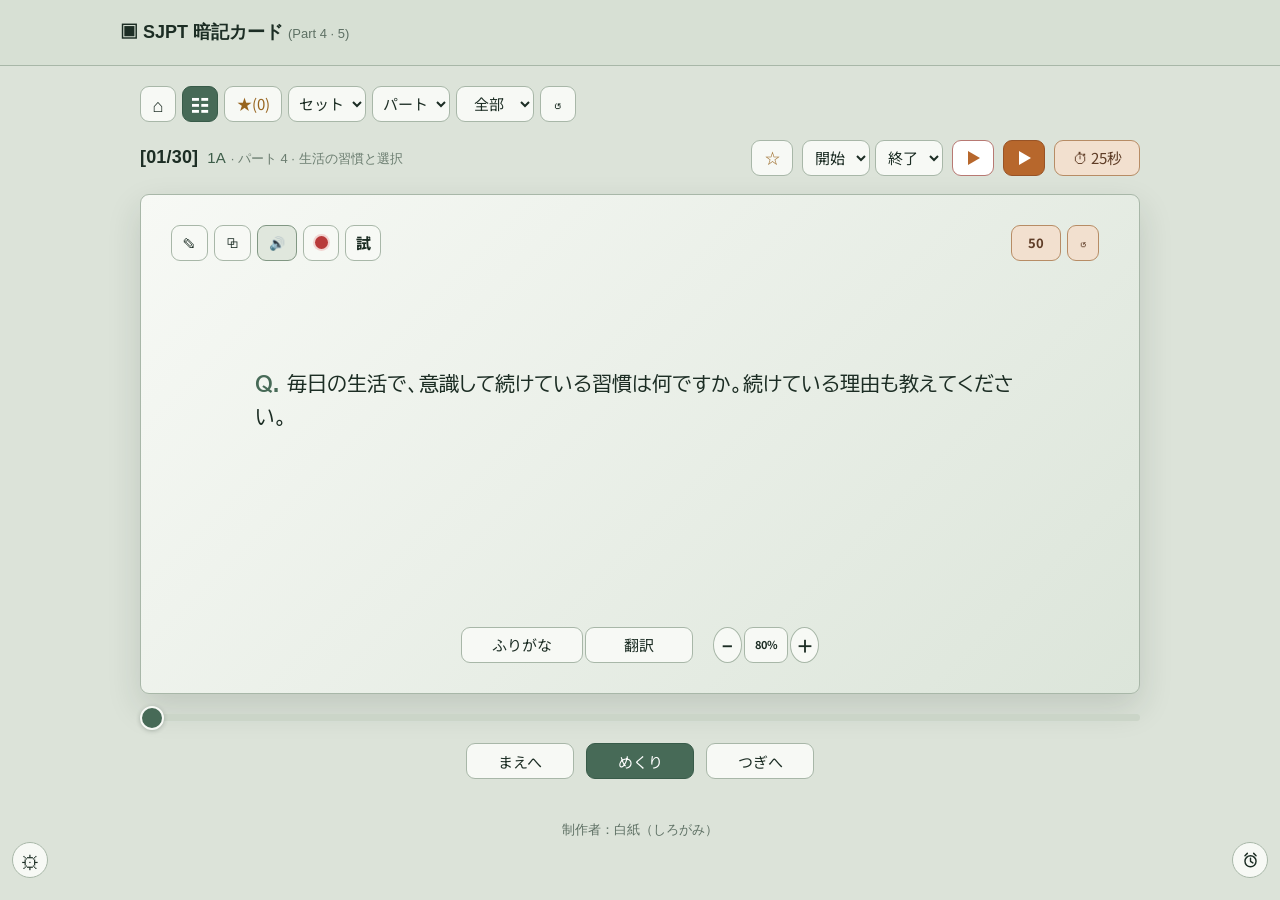
<file: SJPT_Level8_Part4-5_30Q.html>
<!doctype html>
<html lang="ko">
<head>
<meta charset="utf-8">
<meta name="viewport" content="width=device-width,initial-scale=1">
<title>SJPT Level 8 Part 4·5 暗記カード</title>
<link rel="stylesheet" href="./sjpt-soft-sage.css">
<link rel="icon" type="image/svg+xml" href="./sjpt-favicon.svg">
<style>
:root{color-scheme:dark}*{box-sizing:border-box}body{margin:0;background:#0f172a;color:#f1f5f9;font:17px/1.7 Arial,'Malgun Gothic',sans-serif}header{background:#1e293b;border-bottom:1px solid #334155;padding:17px}header>div,main{max-width:1040px;margin:auto}header>div,.row{display:flex;align-items:center;gap:9px;flex-wrap:wrap}header>div{justify-content:space-between}h1{font-size:18px;margin:0}small,.hint,footer{color:#94a3b8}main{padding:20px}button,input,select,.menuLink{font:15px/1.5 Arial,'Malgun Gothic',sans-serif;border:1px solid #475569;border-radius:9px;padding:9px 12px;color:#f1f5f9;background:#1e293b}button,select,.menuLink{cursor:pointer}.menuLink{text-decoration:none;display:inline-grid;place-items:center;width:34px;height:34px;padding:0;font-size:18px}button:hover,.menuLink:hover{background:#475569}button.active,.primary{background:#4f46e5}.filters{background:#1e293b88;padding:12px;border:1px solid #334155;border-radius:12px}.filters input{flex:1;min-width:210px}.status{justify-content:space-between;margin:18px 0}.badge{color:#a5b4fc}.star{color:#fbbf24}#autoPlay,#star{width:42px;height:42px;padding:0;display:inline-grid;place-items:center}#autoPlay{background:#ea580c;border-color:#fb923c}#timer{min-width:86px;font-variant-numeric:tabular-nums;color:#fed7aa;border-color:#c2410c;background:#7c2d12}#timer.running{color:#fff;background:#dc2626;border-color:#f87171}.rangePicker{display:inline-flex;gap:5px}.rangePicker select{width:68px;padding:8px 4px}.card{border:1px solid #475569;background:linear-gradient(135deg,#1e293b,#162036);border-radius:22px;padding:30px;min-height:430px;box-shadow:0 20px 50px #02061766;cursor:pointer;display:flex;flex-direction:column;gap:20px}.card.back{background:linear-gradient(135deg,#28244c,#0f172a);border-color:#6366f1}.cardTop{display:flex;justify-content:space-between;gap:12px;color:#a5b4fc;font-size:14px}.prompt{font-size:clamp(25px,4vw,38px);line-height:1.75;font-weight:700;margin:auto 0;overflow-wrap:anywhere}.answer{font-size:clamp(19px,2.8vw,27px);line-height:1.9;margin:0;overflow-wrap:anywhere}.korean,.structure{border-top:1px solid #454563;padding-top:16px;margin:0}.korean{color:#cbd5e1}.structure{color:#6ee7b7}.hint{text-align:center;font-size:14px}.progress{height:6px;border-radius:5px;background:#1e293b;margin:18px 0;overflow:hidden}.progress>div{height:100%;background:linear-gradient(90deg,#6366f1,#34d399)}.controls{justify-content:center}.controls button{padding:12px 20px}.help{text-align:center;color:#94a3b8;font-size:14px;margin:20px 0}.listitem{background:#1e293b;border:1px solid #334155;border-radius:14px;padding:20px;margin:14px 0}.listitem h2{font-size:16px;color:#a5b4fc}.listQ,.listA{font-size:18px;line-height:1.9}.empty{text-align:center;padding:60px 20px;color:#94a3b8}footer{text-align:center;padding:20px;font-size:13px}[hidden]{display:none!important}@media(max-width:640px){main{padding:12px}.card{padding:22px 18px;min-height:390px}.status>div:last-child{width:100%;flex-wrap:nowrap;gap:5px}#autoPlay,#star{width:38px;height:38px;flex:0 0 38px}#speak,#timer{padding:8px 7px;white-space:nowrap}#timer{min-width:76px}.rangePicker select{width:54px;padding:8px 3px}.controls button{padding:11px 15px}}
.titlePart{font-size:.72em;font-weight:400;color:#5E7064;white-space:nowrap}
.answer{font-size:clamp(calc(19px + 2pt),calc(2.8vw + 2pt),calc(27px + 2pt))}
.prompt,.answer{font-size:25px;font-weight:400}
.answer ruby,.prompt ruby{ruby-align:center}.answer rt,.prompt rt{font-size:calc(.5em + 2pt);color:#fbbf24;font-weight:600;line-height:1.2}
.status>div:last-child>button,.status>div:last-child .rangePicker select{height:42px}.furiganaToggle{align-self:center;margin-top:auto;padding:7px 14px;font-size:14px;background:#312e81;border-color:#6366f1}
.furiganaToggle.active{background:#4f46e5}
.cardBottom,.controls{display:grid;grid-template-columns:repeat(3,minmax(0,1fr));gap:12px;width:100%;max-width:348px;margin-left:auto;margin-right:auto}.cardBottom{align-items:center;margin-top:auto;min-height:36px}.cardActions{display:contents}.cardActions button,.controls button{width:100%;min-width:0}.cardActions button{height:36px;padding:8px 14px}.cardActions .active{background:#4f46e5}.fontSizeControls{grid-column:3;display:flex;justify-self:end;gap:2px}.fontSizeControls .fontStep{width:29px;min-width:29px;padding:0;border-radius:50%;font-size:18px;font-weight:700}.fontSizeControls .fontReset{width:44px;min-width:44px;padding:0 3px;border-radius:18px;font-size:11px;font-weight:700}.readingControls{display:flex;align-items:center;gap:6px}.copyButton,.readingCounter,.readingReset{padding:5px 11px;font-size:13px;line-height:1.3}.copyButton,.readingCounter,.readingReset{height:36px}.copyButton{color:#e0e7ff;background:#312e81;border-color:#6366f1}.copyButton:hover{background:#4338ca}.readingCounter{min-width:50px;color:#fed7aa;background:#7c2d12;border-color:#c2410c;font-variant-numeric:tabular-nums;font-weight:700}.readingCounter:hover{background:#9a3412}.readingReset{width:32px;padding-left:0;padding-right:0;color:#fed7aa;background:#451a03;border-color:#9a3412}.readingReset:hover{background:#78350f}
#furiganaToggle{width:calc(100% + 14px)}
#koreanToggle{transform:translateX(4px)}
.fontSizeControls{transform:translateX(10px)}
@media(max-width:640px){.status>div:last-child>button,.status>div:last-child .rangePicker select{height:38px}}
.cardTopActions{display:flex;gap:6px}.memoButton{height:36px;padding:5px 11px;font-size:13px;line-height:1.3;color:#d1fae5;background:#064e3b;border-color:#059669}.memoButton:hover{background:#047857}.memoButton.hasMemo{color:#fed7aa;background:#451a03;border-color:#c2410c}.memoModal{position:fixed;inset:0;z-index:200;display:grid;place-items:center;padding:16px;background:#020617bb}.memoDialog{width:min(620px,100%);background:#172033;border:1px solid #475569;border-radius:16px;padding:20px;box-shadow:0 24px 70px #0009}.memoDialog h2{margin:0 0 12px;font-size:18px}.memoDialog textarea{width:100%;min-height:220px;resize:vertical;padding:12px;border:1px solid #475569;border-radius:10px;background:#0f172a;color:#f1f5f9;font:16px/1.6 Arial,'Malgun Gothic',sans-serif}.memoActions{display:flex;gap:8px;flex-wrap:wrap;margin-top:12px}.memoActions .danger{color:#fecaca;border-color:#991b1b;background:#450a0a}.memoActions .spacer{flex:1}.memoSaveState{min-height:24px;margin:8px 0 0;color:#86efac;font-size:13px}.memoModal[hidden]{display:none!important}
.ttsLink{height:36px;display:inline-flex;align-items:center;justify-content:center;padding:5px 11px;border:1px solid #819783;border-radius:9px;background:#E0E7DD;color:#294636;font:13px/1 "Noto Sans JP",sans-serif;text-decoration:none;white-space:nowrap}.ttsLink:hover{background:#CBD8C9}
.recordButton{width:36px;min-width:36px;height:36px;padding:0!important;display:inline-grid;place-items:center;background:#F7F9F5;border-color:#B87973}.recordDot{width:13px;height:13px;border-radius:50%;background:#B83A3A;box-shadow:0 0 0 2px #F2D5D2}.recordButton.recording .recordDot{animation:recordPulse 1s ease-in-out infinite}@keyframes recordPulse{50%{opacity:.35;transform:scale(.82)}}
.mockButton{width:36px;min-width:36px;height:36px;padding:0!important;display:inline-grid;place-items:center;color:#7A3340;background:#F7F9F5;border-color:#B87973;font-weight:800}.mockModal{position:fixed;inset:0;z-index:260;display:grid;place-items:center;padding:16px;background:#1C2D24B8}.mockModal[hidden]{display:none!important}.mockDialog{width:min(430px,100%);max-height:calc(100vh - 24px);overflow-y:auto;padding:18px;border:1px solid #9EAF9F;border-radius:14px;background:#F3F6F1;color:#1C2D24;box-shadow:0 18px 55px #1C2D2466;text-align:center}.mockHeader{display:flex;align-items:center;justify-content:space-between;gap:12px}.mockHeader h2{margin:0;font-size:18px}.mockClose{width:32px;min-width:32px;height:32px!important;padding:0!important}.mockCard{margin:8px 0 0;color:#5E7064;font-size:13px}.mockQuestion{margin:12px 0 0;padding:14px;border:1px solid #B8C5B6;border-radius:9px;background:#E8EEE5;color:#1C2D24;font:400 20px/1.65 "BIZ UDPGothic","Noto Sans JP",sans-serif;text-align:left}.mockPhase{margin:16px 0 4px;color:#476A57;font-size:15px;font-weight:700}.mockClock{font:700 52px/1.15 "Noto Sans JP",sans-serif;color:#1C2D24;font-variant-numeric:tabular-nums}.mockDialog[data-phase="question"] .mockClock{display:none}.mockDialog.isAnswer .mockClock{color:#7A3340}.mockStatus{min-height:23px;margin:10px 0;color:#5E7064;font-size:13px}.mockPreview{width:100%;height:36px;margin:4px 0 10px}.mockActions{display:flex;justify-content:center;gap:8px;flex-wrap:wrap}.mockActions button{min-width:88px}.mockCancel{margin-top:12px;color:#7A3340;background:#F2E0CF;border-color:#B78C65}@media(max-width:420px){.mockDialog{padding:14px}.mockQuestion{padding:11px;font-size:18px}.mockClock{font-size:46px}.mockActions{flex-wrap:nowrap;gap:5px}.mockActions button{min-width:0;flex:1;padding-left:5px;padding-right:5px;font-size:12px}}
.recordPanel{position:fixed;z-index:120;width:min(390px,calc(100vw - 20px));max-height:calc(100vh - 16px);overflow-y:auto;margin:0;padding:8px;border:1px solid #383838;border-radius:14px!important;background:#202020;color:#F4F4F4;box-shadow:0 14px 38px #0008}.recordDialog{position:relative;width:100%;padding-top:2px}.recordHeader{position:absolute;z-index:2;top:3px;right:3px}.recordHeader h2{position:absolute;width:1px;height:1px;padding:0;margin:-1px;overflow:hidden;clip:rect(0,0,0,0);white-space:nowrap;border:0}.recordClose{width:23px;min-width:23px;height:23px!important;padding:0!important;border-color:#555!important;background:#303030!important;color:#DDD!important;font-size:12px}.recordDisplay{height:42px;padding:0 34px 0 12px;border-radius:11px;display:grid;grid-template-columns:minmax(0,1fr) auto;align-items:center;gap:8px;background:#373737;transition:background .2s ease}.recordPanel.isActive .recordDisplay{background:#FFE600}.recordWave{height:10px;opacity:.22;background-image:radial-gradient(circle,#E5E5E5 2px,transparent 2.4px);background-repeat:repeat-x;background-position:left center;background-size:9px 10px}.recordPanel.isActive .recordWave{opacity:1;background-image:radial-gradient(circle,#202020 2px,transparent 2.4px);animation:recordWaveMove .9s linear infinite}@keyframes recordWaveMove{to{background-position:9px center}}.recordTimer{font:500 21px/1 "Noto Sans JP",sans-serif;color:#858585;font-variant-numeric:tabular-nums}.recordPanel.isActive .recordTimer{color:#202020}.recordStatus{min-height:8px;margin:2px 2px 0;color:#BDBDBD;font-size:9px;text-align:center}.recordControls{display:grid;grid-template-columns:repeat(3,1fr);align-items:center;min-height:36px}#recordModal .recordControls button{justify-self:center;width:20px!important;min-width:20px;height:20px!important;padding:0!important;border:0!important;border-radius:50%!important;display:grid;place-items:center}#recordModal .recordControls button[hidden]{display:none!important}#recordModal .recordStart{grid-column:2;transform:translateY(-5px);background:#3B3B3B!important;box-shadow:0 0 0 3px #303030}.recordCore{width:12px;height:12px;border-radius:50%;background:#FF7048}#recordModal .recordStop{grid-column:2;background:#3B3B3B!important;box-shadow:0 0 0 3px #303030}.recordStopIcon{width:9px;height:9px;border-radius:2px;background:#E8E8E8}#recordModal .recordPause{grid-column:3;background:#FFE600!important}.recordPauseIcon{display:block;width:10px;height:12px;position:relative}.recordPauseIcon::before,.recordPauseIcon::after{content:"";position:absolute;top:1px;width:3px;height:10px;border-radius:1px;background:#202020}.recordPauseIcon::before{left:1px}.recordPauseIcon::after{right:1px}.recordPanel.isPaused .recordPauseIcon::before{left:2px;top:1px;width:0;height:0;border-top:5px solid transparent;border-bottom:5px solid transparent;border-left:8px solid #202020;border-radius:0;background:transparent}.recordPanel.isPaused .recordPauseIcon::after{display:none}.recordPreview{width:100%;height:30px;margin:0 0 5px;filter:invert(.88) hue-rotate(180deg)}.recordFileInfo{padding-top:5px;border-top:1px solid #3E3E3E}.recordFileText{display:grid;grid-template-columns:minmax(0,1fr) auto;gap:6px;align-items:center;color:#AAA;font-size:8px}.recordFileName{overflow:hidden;text-overflow:ellipsis;white-space:nowrap}.recordFileActions{display:flex;justify-content:flex-end;gap:5px;margin-top:5px}#recordModal .recordFileActions button{height:27px!important;padding:0 8px;font-size:8px;background:#383838!important;color:#EEE!important;border-color:#555!important}#recordModal .recordFileActions .recordDelete{color:#FFAAA0!important}@media(max-width:420px){.recordPanel{width:calc(100vw - 16px);padding:7px}.recordDisplay{height:40px}.recordControls{min-height:34px}}
.headerNav{gap:6px;flex-wrap:nowrap}.headerNav .menuLink,.headerNav button{height:36px;display:inline-flex;align-items:center;justify-content:center;line-height:1;padding:0 12px}.headerNav .menuLink,.headerNav #cardsMode{width:36px;min-width:36px;flex:0 0 36px;padding:0}.headerNav #listMode{min-width:58px}.headerNav #starFilter{min-width:58px}
#listMode{display:none!important}
#cardsMode{font-size:18px}
.filters{flex-wrap:nowrap!important;gap:6px!important;align-items:center}.filters .menuLink,.filters #cardsMode,.filters #reset{width:36px;min-width:36px;flex:0 0 36px;padding:0}.filters #starFilter{width:58px;min-width:58px;flex:0 0 58px;padding:0}.filters #round,.filters #part,.filters #faceSelect{width:70px;min-width:0;max-width:78px;flex:1 1 70px;padding-left:4px;padding-right:4px}
@media(max-width:640px){.memoActions{flex-wrap:nowrap;gap:5px}.memoActions button{flex:1 1 0;min-width:0;padding:7px 5px;font-size:12px;white-space:nowrap}.memoActions .spacer{display:none}}
@media(max-width:640px){header>div{justify-content:space-between;text-align:left;flex-wrap:nowrap;align-items:flex-start}header>div>div{min-width:0}.headerNav{width:auto;margin-left:auto;justify-content:flex-end;flex:0 0 auto;align-self:flex-end}.headerNav .menuLink,.headerNav button{height:36px}}
/* Soft sage theme preview */
:root{color-scheme:light}
body{background:#DCE3D9;color:#1C2D24}
header{background:#D7E0D4;border-bottom-color:#B7C4B7}
small,.hint,footer,.help{color:#5E7064}
button,input,select,.menuLink{color:#1C2D24;background:#F7F9F5;border-color:#A8B7A8}
button:hover,.menuLink:hover{background:#D7E0D4}
button.active,.primary{color:#fff;background:#476A57;border-color:#385B49}
.filters{background:transparent!important;border:0!important;padding:0!important;border-radius:0!important}
input::placeholder{color:#78877D}
.badge,.cardTop{color:#56705F}
.star{color:#98651F}
.star.isFavorite,#starFilter.active{color:#6E452E!important;background:#F2DFD0!important;border-color:#C49A79!important}
#autoPlay{color:#fff;background:#B7672C;border-color:#985326}
#autoPlay:hover{background:#9E5727}
#timer{color:#6E452E;background:#F2DFD0;border-color:#C49A79}
#timer.running{color:#fff;background:#A94C42;border-color:#8F3D36}
.card{color:#1C2D24;background:linear-gradient(135deg,#FBFCFA,#DCE5DA);border-color:#A8B7A8;box-shadow:0 20px 50px #1C2D2424}
.card.back{background:linear-gradient(135deg,#F0F4ED,#CFDCCF);border-color:#66806D}
.korean,.structure{border-top-color:#B8C5B8}
.korean{color:#475A4D}
.structure{color:#2F6B4F}
.answer rt,.prompt rt{color:#8A5A21}
.progress{background:#CBD5C8}
.progress>div{background:linear-gradient(90deg,#476A57,#A47A4D)}
.sliderWrap{position:relative;margin:18px 0;padding-top:8px}.cardSlider{-webkit-appearance:none;appearance:none;width:100%;height:26px!important;min-height:26px!important;margin:0;padding:0!important;background:transparent!important;border:0!important;cursor:pointer}.cardSlider::-webkit-slider-runnable-track{height:7px;background:#CBD5C8;border-radius:999px}.cardSlider::-webkit-slider-thumb{-webkit-appearance:none;appearance:none;width:24px;height:24px;margin-top:-8.5px;border:2px solid #F7F9F5;border-radius:50%;background:#476A57;box-shadow:0 1px 4px #1C2D2440}.cardSlider::-moz-range-track{height:7px;background:#CBD5C8;border:0;border-radius:999px}.cardSlider::-moz-range-progress{height:7px;background:#476A57;border-radius:999px}.cardSlider::-moz-range-thumb{width:22px;height:22px;border:2px solid #F7F9F5;border-radius:50%;background:#476A57;box-shadow:0 1px 4px #1C2D2440}.cardSlider:focus-visible{outline:3px solid #476A57!important;outline-offset:3px}.sliderValue{position:absolute;top:-19px;left:var(--slider-position,0%);transform:translateX(-50%);min-width:45px;padding:2px 6px;border:1px solid #A8B7A8;border-radius:7px;background:#F7F9F5;color:#476A57;font:600 11px/1.4 "Noto Sans JP",sans-serif;text-align:center;pointer-events:none;white-space:nowrap;opacity:0;transition:opacity .12s}.sliderWrap.isAdjusting .sliderValue{opacity:1}
.card.transitionNext{animation:cardNext .5s cubic-bezier(.22,.75,.28,1)}.card.transitionPrev{animation:cardPrev .5s cubic-bezier(.22,.75,.28,1)}.card.transitionBack{animation:cardBack .5s ease-out}.card.transitionFront{animation:cardFront .5s ease-out}@keyframes cardNext{from{opacity:.2;transform:translateX(30px) scale(.985)}to{opacity:1;transform:translateX(0) scale(1)}}@keyframes cardPrev{from{opacity:.2;transform:translateX(-30px) scale(.985)}to{opacity:1;transform:translateX(0) scale(1)}}@keyframes cardBack{from{opacity:.25;transform:perspective(900px) rotateY(8deg) scale(.98)}to{opacity:1;transform:perspective(900px) rotateY(0) scale(1)}}@keyframes cardFront{from{opacity:.25;transform:perspective(900px) rotateY(-8deg) scale(.98)}to{opacity:1;transform:perspective(900px) rotateY(0) scale(1)}}@media(prefers-reduced-motion:reduce){.card.transitionNext,.card.transitionPrev,.card.transitionBack,.card.transitionFront{animation:none}}
.card{touch-action:pan-y}
.shortcutHelpButton{position:fixed;right:12px;bottom:22px;z-index:120;width:36px!important;min-width:36px!important;border-radius:50%!important;padding:0!important;font-weight:700}.shortcutModal{position:fixed;inset:0;z-index:220;display:grid;place-items:center;padding:16px;background:#1C2D2499}.shortcutDialog{width:min(360px,100%);padding:20px;border:1px solid #9EAF9F;border-radius:16px;background:#F7F9F5;color:#1C2D24;box-shadow:0 24px 70px #1C2D2450}.shortcutDialog h2{margin:0 0 12px;font-size:18px}.shortcutDialog dl{display:grid;grid-template-columns:72px 1fr;gap:9px;margin:0 0 16px}.shortcutDialog dt{font-weight:700;color:#476A57}.shortcutDialog dd{margin:0}.shortcutModal[hidden]{display:none!important}
.statsButton{position:fixed;left:12px;bottom:22px;z-index:120;width:36px!important;min-width:36px!important;border-radius:50%!important;padding:0!important;display:grid;place-items:center}.statsButton svg{width:18px;height:18px;fill:#476A57}.statsGrid{display:grid;grid-template-columns:1fr auto;gap:9px 16px;margin:0 0 14px}.statsGrid dt{color:#5E7064}.statsGrid dd{margin:0;color:#1C2D24;font-weight:700;text-align:right}.statsProgress{height:7px;margin:4px 0 18px;overflow:hidden;border-radius:999px;background:#CBD5C8}.statsProgress div{height:100%;width:0;border-radius:inherit;background:linear-gradient(90deg,#476A57,#A47A4D);transition:width .25s ease}.statsDialog .primary{width:100%}.settingsButton{font-size:19px;line-height:1;color:#476A57}.settingsDialog{width:min(410px,100%)}.settingsForm{display:grid;gap:10px}.settingsField{display:grid;grid-template-columns:minmax(0,1fr) 138px;align-items:center;gap:12px}.settingsField label{color:#476A57;font-weight:700}.settingsField input[type=number],.settingsField select{width:100%;height:38px;background:#fff;color:#1C2D24;border-color:#9EAF9F}.settingsCheck{display:flex;align-items:center;justify-content:space-between;gap:12px;color:#476A57;font-weight:700}.settingsCheck input{width:20px;height:20px}.settingsData{width:100%;margin-top:4px;color:#294636;background:#D5E6D8;border-color:#73927A}.settingsClose{width:100%;margin-top:12px}@media(max-width:420px){.settingsField{grid-template-columns:minmax(0,1fr) 118px}}
.alarmButton svg{width:19px;height:19px;fill:none;stroke:currentColor;stroke-width:1.8;stroke-linecap:round;stroke-linejoin:round}.alarmDialog{width:min(420px,100%)}.alarmForm{display:grid;gap:12px}.alarmField{display:grid;grid-template-columns:1fr 150px;align-items:center;gap:12px}.alarmField label{color:#476A57;font-weight:700}.alarmField input{width:100%;height:40px;background:#fff;color:#1C2D24;border-color:#9EAF9F}.alarmControls{display:grid;grid-template-columns:repeat(3,minmax(0,1fr));gap:7px;margin-top:2px}.alarmControls button{height:42px;padding:0 7px;font-size:12px;line-height:1.25}.alarmStart{color:#274636;background:#D5E6D8;border-color:#73927A}.alarmReserve{color:#5F3D27;background:#F2E0CF;border-color:#B78C65}.alarmStop{color:#7B302B;background:#F5DDDA;border-color:#B87973}.alarmStatus{min-height:54px;margin:2px 0 0;padding:10px 12px;border:1px solid #B8C5B8;border-radius:9px;background:#EEF3EB;color:#294636;font-size:13px;line-height:1.5}.alarmNote{margin:0;color:#6B7D70;font-size:11px;line-height:1.45}.alarmDialog>.primary{width:100%;margin-top:14px}@media(max-width:420px){.alarmField{grid-template-columns:1fr 118px}.alarmControls{gap:5px}.alarmControls button{padding:0 4px;font-size:11px}}
@media(max-width:400px){.filters{gap:3px!important}.filters .menuLink,.filters #cardsMode,.filters #reset{width:34px;min-width:34px;flex-basis:34px}.filters #starFilter{width:50px;min-width:50px;flex-basis:50px}.filters #round,.filters #part,.filters #faceSelect{width:55px;max-width:64px;flex-basis:55px;padding-left:1px!important;padding-right:1px!important;font-size:12px!important}}
.listitem{background:#F7F9F5;border-color:#B8C5B8}
.listitem h2{color:#476A57}
.furiganaToggle{color:#274636;background:#DDE5DA;border-color:#879E8A}
.furiganaToggle.active,.cardActions .active{color:#fff;background:#476A57;border-color:#385B49}
.copyButton{color:#294636;background:#E0E7DD;border-color:#819783}
.copyButton:hover{background:#CBD8C9}
.memoButton{color:#244631;background:#D5E6D8;border-color:#73927A}
.memoButton:hover{background:#ABC9B0}
.memoButton.hasMemo{color:#5F3D27;background:#F2E0CF;border-color:#B78C65}
.readingCounter{color:#5F3D27;background:#F2E0CF;border-color:#B78C65}
.readingCounter:hover{background:#E4C9AF}
.readingReset{color:#5F3D27;background:#E8D7C4;border-color:#B78C65}
.readingReset:hover{background:#D9BFA4}
/* Unified states, readable text width, and Q/A distinction */
#autoPlay{color:#1C2D24;background:#F7F9F5;border-color:#A8B7A8}
#autoPlay:hover{background:#D7E0D4}
#autoPlay.active,#cardsMode.active,.furiganaToggle.active,.cardActions .active{color:#fff;background:#476A57;border-color:#385B49}
.star.isFavorite,#starFilter.active,#timer,.readingCounter,.readingReset{color:#5F3D27!important;background:#F2E0CF!important;border-color:#B78C65!important}
#timer.running{color:#fff!important;background:#A65F2C!important;border-color:#8D4C22!important}
.prompt,.answer,.korean{width:100%;max-width:760px;margin-left:auto;margin-right:auto}
.prompt::first-letter{color:#476A57;font-weight:700}
.answer::first-letter{color:#A65F2C;font-weight:700}
#count{color:#1C2D24;font-size:18px;font-weight:700;letter-spacing:.01em}
#tag{display:inline-flex;align-items:baseline;gap:5px;background:transparent!important;padding:0!important}
.statusCode{color:#3D5D49;font-size:15px;font-weight:500}
.statusMeta{color:#6B7D70;font-size:13px;font-weight:400}
.memoModal{background:#1C2D2499}
.memoDialog{color:#1C2D24;background:#F7F9F5;border-color:#9EAF9F;box-shadow:0 24px 70px #1C2D2450}
.memoDialog textarea{color:#1C2D24;background:#fff;border-color:#9EAF9F}
.memoDifficulty{display:flex;align-items:center;justify-content:space-between;gap:12px;margin-top:12px}.memoDifficulty label{color:#476A57;font-weight:700}.memoDifficulty select{width:118px;height:36px;padding:0 8px}.memoDifficulty select.easy{color:#274636;background:#D5E6D8;border-color:#73927A}.memoDifficulty select.normal{color:#5F3D27;background:#F2E0CF;border-color:#B78C65}.memoDifficulty select.hard{color:#7B302B;background:#F5DDDA;border-color:#B87973}
.memoActions .danger{color:#7B302B;background:#F5DDDA;border-color:#B87973}
.memoSaveState{color:#2F6B4F}
button:not(.fontStep):not(.shortcutHelpButton):not(.statsButton),input,select,textarea,.menuLink,.ttsLink{border-radius:9px!important}
.card{height:500px;min-height:500px;max-height:500px;overflow-y:auto;overscroll-behavior:contain;scrollbar-gutter:stable;border-radius:9px}
.card::-webkit-scrollbar{width:7px}.card::-webkit-scrollbar-track{background:transparent}.card::-webkit-scrollbar-thumb{border-radius:9px;background:#A8B7A8}.card{scrollbar-width:thin;scrollbar-color:#A8B7A8 transparent}
#cardView .sliderWrap{margin:6px 0 3px;padding-top:5px}
.card.difficultyNormal{border-color:#C49A57!important;box-shadow:0 20px 50px #8F6A3030}.card.difficultyHard{border-color:#B7672C!important;box-shadow:0 20px 50px #B7672C35}
#autoPlay{color:#B7672C!important;background:#fff!important;border-color:#B87973!important;font-size:0}#autoPlay::before{content:'';width:0;height:0;border-top:7px solid transparent;border-bottom:7px solid transparent;border-left:12px solid #B7672C;transform:translateX(1px)}#autoPlay:hover{background:#fff!important;border-color:#985326!important}#autoPlay:hover::before{border-left-color:#9E5727}#autoPlay.active::before{width:11px;height:11px;border:0;background:#B7672C;transform:none}#singlePlay{width:42px;height:42px;padding:0;display:inline-grid;place-items:center;color:#fff!important;background:#B7672C!important;border-color:#985326!important;font-size:0;font-weight:700}#singlePlay::before{content:'';width:0;height:0;border-top:7px solid transparent;border-bottom:7px solid transparent;border-left:12px solid #fff;transform:translateX(1px)}#singlePlay:hover,#singlePlay.active{color:#fff!important;background:#9E5727!important;border-color:#88491F!important}#singlePlay:hover::before{border-left-color:#fff}#singlePlay.active::before{width:11px;height:11px;border:0;background:#fff;transform:none}@media(max-width:640px){#singlePlay{width:38px;height:38px;flex:0 0 38px}}
</style>
<style>.card .prompt,.card .answer,.card .korean,.listQ,.listA,.listitem .korean,.mockQuestion{white-space:pre-line}</style></head>
<body>
<header><div><div><h1>▣ SJPT 暗記カード <span class="titlePart">(Part 4 · 5)</span></h1></div></div></header>
<main>
<section class="row filters"><input id="search" aria-label="검색" placeholder="질문, 답변, 한국어, 주제 검색…"><button id="clear">削除</button><a class="menuLink" href="./index.html" aria-label="SJPT 学習メニューへ戻る">⌂</a><button id="cardsMode" class="active" aria-label="リスト表示に切り替える" title="リスト表示に切り替える">☷</button><button id="listMode" aria-hidden="true" tabindex="-1">リスト</button><button id="starFilter" class="star">★ (0)</button><select id="round" aria-label="セット選択"><option value="">セット</option></select><select id="part" aria-label="パート選択"><option value="">パート</option><option value="4">パート4</option><option value="5">パート5</option></select><select id="faceSelect" aria-label="自動再生する面"><option value="all">全部</option><option value="front">質問</option><option value="back">回答</option></select><button id="reset" aria-label="絞り込みと順番をリセット" title="絞り込みと順番をリセット">↺</button></section>
<div class="row status"><div class="row"><strong id="count"></strong><span id="tag" class="badge"></span></div><div class="row"><button id="star" class="star" aria-label="この問題をお気に入りに追加">☆</button><div class="rangePicker" aria-label="繰り返し再生範囲"><select id="rangeStart" aria-label="再生開始カード"></select><select id="rangeEnd" aria-label="再生終了カード"></select></div><button id="autoPlay" aria-label="範囲を自動再生" title="範囲を自動再生">▶</button><button id="singlePlay" aria-label="現在のカードだけ再生" title="現在のカードだけ再生">▶</button><button id="timer" type="button" aria-label="この問題の回答タイマーを開始">⏱ 25秒</button></div></div>
<p id="message" role="status"></p><audio id="ttsAudio" preload="auto" hidden></audio>
<div id="memoModal" class="memoModal" hidden><section class="memoDialog" role="dialog" aria-modal="true" aria-labelledby="memoTitle"><h2 id="memoTitle">メモ</h2><textarea id="memoText" aria-label="カードのメモ" placeholder="このカードのメモを入力してください。"></textarea><div class="memoDifficulty"><label for="memoDifficulty">難易度</label><select id="memoDifficulty"><option value="">未設定</option><option value="easy">易しい</option><option value="normal">普通</option><option value="hard">難しい</option></select></div><p id="memoSaveState" class="memoSaveState" role="status"></p><div class="memoActions"><button id="memoDelete" class="danger" type="button">削除</button><button id="memoExport" type="button">書き出し</button><button id="memoImport" type="button">読み込み</button><span class="spacer"></span><button id="memoClose" class="primary" type="button">閉じる</button></div><input id="memoFile" type="file" accept="application/json,.json" hidden></section></div>
<div id="recordModal" class="recordPanel" hidden><section class="recordDialog" role="dialog" aria-modal="false" aria-labelledby="recordTitle"><div class="recordHeader"><h2 id="recordTitle">録音</h2><button id="recordClose" class="recordClose" type="button" aria-label="録音パネルを閉じる">×</button></div><div class="recordDisplay"><div class="recordWave" aria-hidden="true"></div><span id="recordTimer" class="recordTimer">00:00</span></div><p id="recordStatus" class="recordStatus" role="status"></p><div class="recordControls"><button id="recordStart" class="recordStart" type="button" aria-label="録音開始"><span class="recordCore" aria-hidden="true"></span></button><button id="recordStop" class="recordStop" type="button" aria-label="録音停止" hidden disabled><span class="recordStopIcon" aria-hidden="true"></span></button><button id="recordPause" class="recordPause" type="button" aria-label="一時停止" hidden disabled><span class="recordPauseIcon" aria-hidden="true"></span></button></div><audio id="recordPreview" class="recordPreview" controls hidden></audio><div id="recordFileInfo" class="recordFileInfo" hidden><div class="recordFileText"><span id="recordFileName" class="recordFileName"></span><span id="recordFileMeta"></span></div><div class="recordFileActions"><button id="recordDownload" type="button">ダウンロード</button><button id="recordDeleteOne" class="recordDelete" type="button">削除</button></div></div></section></div>
<div id="mockModal" class="mockModal" hidden><section id="mockDialog" class="mockDialog" role="dialog" aria-modal="true" aria-labelledby="mockTitle"><div class="mockHeader"><h2 id="mockTitle">模擬テスト</h2><button id="mockClose" class="mockClose" type="button" aria-label="模擬テストを閉じる">×</button></div><p id="mockCard" class="mockCard"></p><div id="mockQuestion" class="mockQuestion" lang="ja"></div><p id="mockPhase" class="mockPhase">マイクを確認しています</p><div id="mockClock" class="mockClock">00:00</div><p id="mockStatus" class="mockStatus" role="status"></p><audio id="mockPreview" class="mockPreview" hidden></audio><div id="mockResultActions" class="mockActions" hidden><button id="mockPlay" type="button">▶ 再生</button><button id="mockRetry" type="button">再録音</button><button id="mockDownload" type="button">ダウンロード</button></div><button id="mockCancel" class="mockCancel" type="button">中止</button></section></div>
<section id="cardView"><div id="card" class="card" role="button" tabindex="0" aria-label="카드 뒤집기"></div><div class="progress" hidden><div id="progress"></div></div><div class="sliderWrap"><output id="sliderValue" class="sliderValue" for="cardSlider">01/30</output><input id="cardSlider" class="cardSlider" type="range" min="1" max="30" value="1" step="1" aria-label="カードを選択"></div><div class="row controls"><button id="prev">まえへ</button><button id="flip" class="primary">めくり</button><button id="next">つぎへ</button></div></section>
<section id="listView" hidden></section><div id="empty" class="empty" hidden>조건에 맞는 문항이 없습니다.</div>
</main><button id="settingsButton" class="statsButton settingsButton" type="button" aria-label="設定を開く" title="設定"><span aria-hidden="true">⚙</span></button><div id="settingsModal" class="shortcutModal" hidden><section class="shortcutDialog settingsDialog" role="dialog" aria-modal="true" aria-labelledby="settingsTitle"><h2 id="settingsTitle">設定</h2><div class="settingsForm"><div class="settingsField"><label for="settingRepeat">繰り返し回数</label><input id="settingRepeat" type="number" min="1" max="10" step="1" inputmode="numeric"></div><div class="settingsField"><label for="settingDelay">再生間隔（秒）</label><input id="settingDelay" type="number" min="0" max="10" step="1" inputmode="numeric"></div><div class="settingsField"><label for="settingRate">音声速度</label><select id="settingRate"><option value="0.7">ゆっくり</option><option value="0.85">標準</option><option value="1">速め</option><option value="1.15">もっと速く</option></select></div><div class="settingsField"><label for="settingFace">既定の表示</label><select id="settingFace"><option value="all">全部</option><option value="front">質問</option><option value="back">回答</option></select></div><label class="settingsCheck" for="settingFurigana"><span>ふりがなを表示</span><input id="settingFurigana" type="checkbox"></label><label class="settingsCheck" for="settingTranslation"><span>翻訳を表示</span><input id="settingTranslation" type="checkbox"></label><button id="settingsStats" class="settingsData" type="button">学習データ</button></div><button id="settingsClose" class="primary settingsClose" type="button">閉じる</button></section></div><div id="statsModal" class="shortcutModal" hidden><section class="shortcutDialog statsDialog" role="dialog" aria-modal="true" aria-labelledby="statsTitle"><h2 id="statsTitle">学習データ</h2><dl class="statsGrid"><dt>学習位置</dt><dd id="statsPosition">—</dd><dt>お気に入り</dt><dd id="statsFavorites">0</dd><dt>メモ</dt><dd id="statsMemos">0</dd><dt>音読</dt><dd id="statsReading">0 / 50</dd><dt>本文サイズ</dt><dd id="statsFont">80%</dd><dt>表示</dt><dd id="statsFace">質問</dd></dl><div class="statsProgress" aria-hidden="true"><div id="statsProgressBar"></div></div><button id="statsClose" class="primary" type="button">閉じる</button></section></div><button id="alarmButton" class="shortcutHelpButton alarmButton" type="button" aria-label="学習アラームを設定" title="学習アラーム"><svg viewBox="0 0 24 24" aria-hidden="true"><circle cx="12" cy="13" r="7"/><path d="M12 9v4l3 2M8 3 5 6M16 3l3 3"/></svg></button><div id="alarmModal" class="shortcutModal" hidden><section class="shortcutDialog alarmDialog" role="dialog" aria-modal="true" aria-labelledby="alarmTitle"><h2 id="alarmTitle">SJPT 学習アラーム</h2><div class="alarmForm"><div class="alarmField"><label for="alarmMinutes">繰り返し（分）</label><input id="alarmMinutes" type="number" min="1" step="1" inputmode="numeric" value="30"></div><div class="alarmField"><label for="alarmTime">毎日の時刻</label><input id="alarmTime" type="time" value="09:00"></div><div class="alarmControls"><button id="alarmIntervalStart" class="alarmStart" type="button">周期アラーム開始</button><button id="alarmDailyStart" class="alarmReserve" type="button">時刻アラーム予約</button><button id="alarmStop" class="alarmStop" type="button">アラーム停止</button></div><p id="alarmStatus" class="alarmStatus" role="status">停止中です。</p><p class="alarmNote">※ HTTPS環境で通知を許可してください。ブラウザや端末が完全終了・強制休止された場合、フロントエンドだけでは通知時刻を保証できません。</p></div><button id="alarmClose" class="primary" type="button">閉じる</button></section></div><button id="shortcutHelp" class="shortcutHelpButton" type="button" hidden aria-hidden="true" tabindex="-1">?</button><div id="shortcutModal" class="shortcutModal" hidden><section class="shortcutDialog" role="dialog" aria-modal="true" aria-labelledby="shortcutTitle"><h2 id="shortcutTitle">キーボード操作</h2><dl><dt>← / →</dt><dd>まえへ・つぎへ</dd><dt>↑ / ↓</dt><dd>ふりがな・翻訳</dd><dt>Space</dt><dd>カードをめくる</dd><dt>Esc</dt><dd>画面を閉じる</dd></dl><button id="shortcutClose" class="primary" type="button">閉じる</button></section></div><footer>制作者：白紙（しろがみ）</footer>
<script>
const QUESTION_RUBY={"1":"<ruby>毎日<rt>まいにち</rt></ruby>の<ruby>生活<rt>せいかつ</rt></ruby>で、<ruby>意識<rt>いしき</rt></ruby>して<ruby>続け<rt>つづけ</rt></ruby>ている<ruby>習慣<rt>しゅうかん</rt></ruby>は<ruby>何で<rt>なんで</rt></ruby>すか。<ruby>続け<rt>つづけ</rt></ruby>ている<ruby>理由<rt>りゆう</rt></ruby>も<ruby>教え<rt>おしえ</rt></ruby>てください。","2":"<ruby>忙しい<rt>いそがしい</rt></ruby><ruby>一日<rt>ついたち</rt></ruby>を<ruby>終え<rt>おえ</rt></ruby>た<ruby>後<rt>のち</rt></ruby>、どのように<ruby>気分<rt>きぶん</rt></ruby>を<ruby>切り替え<rt>きりかえ</rt></ruby>ていますか。<ruby>簡単<rt>かんたん</rt></ruby>に<ruby>説明し<rt>せつめいし</rt></ruby>てください。","3":"<ruby>時間<rt>じかん</rt></ruby>を<ruby>節約<rt>せつやく</rt></ruby>できるサービスは、<ruby>多少<rt>たしょう</rt></ruby>お<ruby>金<rt>きん</rt></ruby>がかかっても<ruby>利用<rt>りよう</rt></ruby>したほうがよいと<ruby>思い<rt>おもい</rt></ruby>ますか。<ruby>理由<rt>りゆう</rt></ruby>と<ruby>具体例<rt>ぐたいれい</rt></ruby>を<ruby>挙げ<rt>あげ</rt></ruby>て<ruby>話し<rt>はなし</rt></ruby>てください。","4":"<ruby>新しい<rt>あたらしい</rt></ruby><ruby>知識<rt>ちしき</rt></ruby>や<ruby>技能<rt>ぎのう</rt></ruby>を<ruby>身に付け<rt>みにつけ</rt></ruby>るとき、どのように<ruby>勉強<rt>べんきょう</rt></ruby>していますか。<ruby>自分<rt>じぶん</rt></ruby>に<ruby>合う<rt>あう</rt></ruby><ruby>方法<rt>ほうほう</rt></ruby>を<ruby>教え<rt>おしえ</rt></ruby>てください。","5":"インターネットで<ruby>見つ<rt>みつ</rt></ruby>けた<ruby>情報<rt>じょうほう</rt></ruby>が<ruby>信頼<rt>しんらい</rt></ruby>できるかどうか、どのように<ruby>確か<rt>たしか</rt></ruby>めていますか。","6":"<ruby>学校<rt>がっこう</rt></ruby>や<ruby>語学<rt>ごがく</rt></ruby><ruby>教室<rt>きょうしつ</rt></ruby>では、<ruby>対面<rt>たいめん</rt></ruby><ruby>授業<rt>じゅぎょう</rt></ruby>よりオンライン<ruby>授業<rt>じゅぎょう</rt></ruby>を<ruby>増やす<rt>ふやす</rt></ruby>べきだと<ruby>思い<rt>おもい</rt></ruby>ますか。<ruby>理由<rt>りゆう</rt></ruby>と<ruby>具体例<rt>ぐたいれい</rt></ruby>を<ruby>挙げ<rt>あげ</rt></ruby>て<ruby>話し<rt>はなし</rt></ruby>てください。","7":"<ruby>人<rt>にん</rt></ruby>と<ruby>協力<rt>きょうりょく</rt></ruby>して<ruby>何か<rt>なにか</rt></ruby>を<ruby>進め<rt>すすめ</rt></ruby>るとき、うまくいかなかった<ruby>経験<rt>けいけん</rt></ruby>はありますか。その<ruby>後<rt>のち</rt></ruby>、どのように<ruby>改善<rt>かいぜん</rt></ruby>しましたか。","8":"いくつもの<ruby>作業<rt>さぎょう</rt></ruby>を<ruby>同時に<rt>どうじに</rt></ruby><ruby>頼ま<rt>たのま</rt></ruby>れたとき、どのように<ruby>優先順位<rt>ゆうせんじゅんい</rt></ruby>を<ruby>決め<rt>きめ</rt></ruby>ていますか。","9":"<ruby>会社<rt>かいしゃ</rt></ruby>は、<ruby>従業員<rt>じゅうぎょういん</rt></ruby>が<ruby>出勤時<rt>しゅっきんじ</rt></ruby><ruby>刻<rt>こく</rt></ruby>を<ruby>柔軟に<rt>じゅうなんに</rt></ruby><ruby>選べ<rt>えらべ</rt></ruby>る<ruby>制度<rt>せいど</rt></ruby>をもっと<ruby>取り入れ<rt>とりいれ</rt></ruby>るべきだと<ruby>思い<rt>おもい</rt></ruby>ますか。<ruby>理由<rt>りゆう</rt></ruby>と<ruby>実施<rt>じっし</rt></ruby>する<ruby>際の<rt>さいの</rt></ruby><ruby>注意点<rt>ちゅういてん</rt></ruby>を<ruby>話し<rt>はなし</rt></ruby>てください。","10":"<ruby>買い物<rt>かいもの</rt></ruby>をするとき、あなたは<ruby>実<rt>み</rt></ruby><ruby>店舗<rt>てんぽ</rt></ruby>とネット<ruby>通販<rt>つうはん</rt></ruby>をどのように<ruby>使い分け<rt>つかいわけ</rt></ruby>ていますか。","11":"<ruby>店<rt>みせ</rt></ruby>や<ruby>施設<rt>しせつ</rt></ruby>で、<ruby>接客<rt>せっきゃく</rt></ruby>がよいと<ruby>感じ<rt>かんじ</rt></ruby>るのはどのようなときですか。","12":"<ruby>店<rt>みせ</rt></ruby>や<ruby>公共施設<rt>こうきょうしせつ</rt></ruby>の<ruby>手続き<rt>てつづき</rt></ruby>を、<ruby>原則<rt>げんそく</rt></ruby>としてオンライン<ruby>化す<rt>かす</rt></ruby>ることについて、あなたはどう<ruby>考え<rt>かんがえ</rt></ruby>ますか。","13":"<ruby>日常生活<rt>にちじょうせいかつ</rt></ruby>で、<ruby>物<rt>もの</rt></ruby>を<ruby>無駄<rt>むだ</rt></ruby>にしないために<ruby>心掛け<rt>こころがけ</rt></ruby>ていることを<ruby>教え<rt>おしえ</rt></ruby>てください。","14":"あなたが<ruby>住む<rt>すむ</rt></ruby><ruby>場所<rt>ばしょ</rt></ruby>を<ruby>選ぶ<rt>えらぶ</rt></ruby>としたら、どのような<ruby>点<rt>てん</rt></ruby>を<ruby>重視<rt>じゅうし</rt></ruby>しますか。","15":"<ruby>地域<rt>ちいき</rt></ruby>で<ruby>環境<rt>かんきょう</rt></ruby>に<ruby>配慮<rt>はいりょ</rt></ruby>した<ruby>行動<rt>こうどう</rt></ruby>を<ruby>広め<rt>ひろめ</rt></ruby>るには、どのような<ruby>取り組み<rt>とりくみ</rt></ruby>が<ruby>必要<rt>ひつよう</rt></ruby>だと<ruby>思い<rt>おもい</rt></ruby>ますか。","16":"<ruby>予定<rt>よてい</rt></ruby>や<ruby>作業<rt>さぎょう</rt></ruby>を<ruby>管理<rt>かんり</rt></ruby>するために、あなたはどのような<ruby>工夫<rt>くふう</rt></ruby>をしていますか。","17":"<ruby>初めて<rt>はじめて</rt></ruby><ruby>使う<rt>つかう</rt></ruby>アプリや<ruby>機器<rt>きき</rt></ruby>の<ruby>操作<rt>そうさ</rt></ruby>は、どのように<ruby>覚え<rt>おぼえ</rt></ruby>ますか。","18":"<ruby>職場<rt>しょくば</rt></ruby>で<ruby>生成<rt>せいせい</rt></ruby>AIの<ruby>利用<rt>りよう</rt></ruby>を<ruby>進め<rt>すすめ</rt></ruby>る<ruby>際<rt>きわ</rt></ruby>、どのような<ruby>点<rt>てん</rt></ruby>を<ruby>重視<rt>じゅうし</rt></ruby>すべきだと<ruby>思い<rt>おもい</rt></ruby>ますか。","19":"<ruby>職場<rt>しょくば</rt></ruby>や<ruby>学校<rt>がっこう</rt></ruby>で<ruby>共有<rt>きょうゆう</rt></ruby>している<ruby>物<rt>もの</rt></ruby>の<ruby>使い方<rt>つかいかた</rt></ruby>について、<ruby>意見<rt>いけん</rt></ruby>が<ruby>分か<rt>わか</rt></ruby>れたらどうしますか。<ruby>簡単<rt>かんたん</rt></ruby>に<ruby>説明し<rt>せつめいし</rt></ruby>てください。","20":"<ruby>近所<rt>きんじょ</rt></ruby>の<ruby>集まり<rt>あつまり</rt></ruby>で<ruby>自分<rt>じぶん</rt></ruby>とは<ruby>違う<rt>ちがう</rt></ruby><ruby>意見<rt>いけん</rt></ruby>が<ruby>出た<rt>でた</rt></ruby>とき、どのように<ruby>話し<rt>はなし</rt></ruby>ますか。<ruby>簡単<rt>かんたん</rt></ruby>に<ruby>説明し<rt>せつめいし</rt></ruby>てください。","21":"<ruby>地域<rt>ちいき</rt></ruby>の<ruby>公共施設<rt>こうきょうしせつ</rt></ruby>の<ruby>使い道<rt>つかいみち</rt></ruby>は、<ruby>住民<rt>じゅうみん</rt></ruby>の<ruby>多数決<rt>たすうけつ</rt></ruby>だけで<ruby>決め<rt>きめ</rt></ruby>てよいと<ruby>思い<rt>おもい</rt></ruby>ますか。あなたの<ruby>考え<rt>かんがえ</rt></ruby>を<ruby>話し<rt>はなし</rt></ruby>てください。","22":"<ruby>忙しい<rt>いそがしい</rt></ruby><ruby>日<rt>にち</rt></ruby>でも<ruby>続け<rt>つづけ</rt></ruby>ている<ruby>習慣<rt>しゅうかん</rt></ruby>はありますか。<ruby>簡単<rt>かんたん</rt></ruby>に<ruby>説明し<rt>せつめいし</rt></ruby>てください。","23":"<ruby>長く<rt>ながく</rt></ruby><ruby>使う<rt>つかう</rt></ruby>ために、<ruby>普段<rt>ふだん</rt></ruby>どのように<ruby>持ち物<rt>もちもの</rt></ruby>を<ruby>手入れ<rt>ていれ</rt></ruby>していますか。<ruby>簡単<rt>かんたん</rt></ruby>に<ruby>説明し<rt>せつめいし</rt></ruby>てください。","24":"<ruby>楽しみ<rt>たのしみ</rt></ruby>にしていた<ruby>予定<rt>よてい</rt></ruby>が<ruby>急に<rt>きゅうに</rt></ruby><ruby>中止<rt>ちゅうし</rt></ruby>になったら、どう<ruby>過ご<rt>すご</rt></ruby>しますか。<ruby>簡単<rt>かんたん</rt></ruby>に<ruby>説明し<rt>せつめいし</rt></ruby>てください。","25":"<ruby>初めて<rt>はじめて</rt></ruby><ruby>行く<rt>いく</rt></ruby><ruby>場所<rt>ばしょ</rt></ruby>について、<ruby>出発前<rt>しゅっぱつまえ</rt></ruby>に<ruby>何を<rt>なにを</rt></ruby><ruby>調べ<rt>しらべ</rt></ruby>ますか。<ruby>簡単<rt>かんたん</rt></ruby>に<ruby>説明し<rt>せつめいし</rt></ruby>てください。","26":"<ruby>身近<rt>みじか</rt></ruby>な<ruby>人<rt>にん</rt></ruby>から<ruby>教わ<rt>おそわ</rt></ruby>って<ruby>役に立っ<rt>やくにたっ</rt></ruby>たことを<ruby>一つ<rt>ひとつ</rt></ruby><ruby>挙げ<rt>あげ</rt></ruby>てください。<ruby>簡単<rt>かんたん</rt></ruby>に<ruby>説明し<rt>せつめいし</rt></ruby>てください。","27":"<ruby>仕事<rt>しごと</rt></ruby>の<ruby>連絡<rt>れんらく</rt></ruby>には、<ruby>勤務時間<rt>きんむじかん</rt></ruby><ruby>外<rt>そと</rt></ruby>でもすぐに<ruby>返事<rt>へんじ</rt></ruby>をするべきだという<ruby>意見<rt>いけん</rt></ruby>があります。あなたはどう<ruby>思い<rt>おもい</rt></ruby>ますか。","28":"<ruby>学校<rt>がっこう</rt></ruby>の<ruby>図書館<rt>としょかん</rt></ruby>を、<ruby>静か<rt>しずか</rt></ruby>に<ruby>読む<rt>よむ</rt></ruby><ruby>場所<rt>ばしょ</rt></ruby>だけでなく、<ruby>話し合い<rt>はなしあい</rt></ruby>にも<ruby>使え<rt>つかえ</rt></ruby>る<ruby>場所<rt>ばしょ</rt></ruby>にすることについて、どう<ruby>思い<rt>おもい</rt></ruby>ますか。","29":"<ruby>店<rt>みせ</rt></ruby>では、<ruby>商品<rt>しょうひん</rt></ruby>の<ruby>包装<rt>ほうそう</rt></ruby>をできるだけ<ruby>簡単<rt>かんたん</rt></ruby>にするべきだと<ruby>思い<rt>おもい</rt></ruby>ますか。あなたの<ruby>考え<rt>かんがえ</rt></ruby>を<ruby>話し<rt>はなし</rt></ruby>てください。","30":"<ruby>地域<rt>ちいき</rt></ruby>の<ruby>防災訓練<rt>ぼうさいくんれん</rt></ruby>に、<ruby>住民<rt>じゅうみん</rt></ruby>が<ruby>参加<rt>さんか</rt></ruby>することにはどのような<ruby>意義<rt>いぎ</rt></ruby>があると<ruby>思い<rt>おもい</rt></ruby>ますか。あなたの<ruby>考え<rt>かんがえ</rt></ruby>を<ruby>話し<rt>はなし</rt></ruby>てください。"};
const KOREAN={"1":"저는 다음 날에 필요한 것을 전날 저녁에 갖추려고 합니다. 아침이 되고 나서 준비하면, 분실물을 하기 쉽기 때문입니다. 예를 들어, 서류와 열쇠를 현관 근처에 두면 당황하지 않고 나갈 수 있습니다. 작은 습관이지만, 기분에도 여유가 있습니다.","2":"귀가 후, 이웃을 조금 걷고 기분을 바꾸고 있습니다. 집에 있으면 일을 계속 생각해 버리기 때문입니다. 음악을 듣지 않고 주변의 경치를 바라보면 머리 속이 진정됩니다. 지친 날은 무리하게 나가지 않고 창문을 열고 외부 공기를 만지는 것만으로합니다.","3":"나는 생활에 무리가 없는 범위라면, 이용하는 편이 좋다고 생각합니다. 시간에 쫓기고 있으면, 쉬는 여유까지 없어져 버리기 때문입니다. 예를 들어, 귀가가 늦어지는 날에 재료의 택배를 부탁하면, 쇼핑에 가는 시간을 휴식으로 돌릴 수 있습니다. 단지, 편리하다고 해서 무엇이든 부탁하면, 지출이 부피가 큽니다. 우선 한 달에 사용할 수 있는 금액을 정하고, 그 중에서 부담이 큰 가사로부터 맡기는 것이 좋다고 생각합니다. 스스로 할 부분도 남기면 무리없이 계속 사용할 수 있습니다.","4":"나는 먼저 짧은 설명을 읽고 실제로 시도해 보려고합니다. 읽는 것만으로는, 알았을 생각이 되기 쉽기 때문입니다. 일본어라면, 새롭게 기억한 표현으로 자신의 경험을 말해, 녹음해 확인합니다. 사용할 수 없었던 표현만을 복습하면 무리없이 계속됩니다.","5":"나는 누가 언제 발신한 정보인지 먼저 확인한다. 내용이 정확하더라도 낡고 지금은 적용되지 않는 경우가 있기 때문입니다. 제도나 시험에 대해서 조사할 때는, 소개 기사만으로 판단하지 않고, 공식의 안내도 읽도록(듯이) 하고 있습니다. 모르는 점은 단정하지 않고 남깁니다.","6":"저는 통학 부담이 큰 사람을 위해 온라인 수업을 늘릴 수 있다고 생각합니다. 이동에 시간이 걸리지 않으면 일이나 가사 사이에도 배우기 쉬워지기 때문입니다. 예를 들어, 먼 교실에 다닐 수 없는 사람도 집에서 전문 선생님의 수업을 받을 수 있습니다. 단, 화면 너머로는 질문의 타이밍을 잡기 어려울 수도 있습니다. 그 때문에, 수업 후에 질문할 수 있는 시간을 마련하는 등, 학습자가 남겨지지 않는 궁리와 함께 늘리는 것이 필요하다고 생각합니다.","7":"이전에 공동 작업으로 역할을 확실히 결정하지 않고 같은 자료를 둘이서 만들어 버린 적이 있습니다. 서로 상대의 담당을 확인하지 않은 것이 원인입니다. 그 이후로 시작하기 전에 담당자와 마감일을 공유했습니다. 짧은 확인입니다만, 작업의 중복을 막게 되었습니다.","8":"우선 마감을 확인하고 서둘러 작업에서 걸립니다. 다만, 시간이 걸리는 작업을 마지막에 남겨두면 사이에 맞지 않기 때문에, 필요한 시간도 생각합니다. 예를 들어, 확인을 요청하는 자료는 일찍 전송됩니다. 전부는 어렵다고 알았을 경우는, 무리하게 맡지 않고, 기한을 상담합니다.","9":"저는 일의 내용에 맞는 경우는 넣는 편이 좋다고 생각합니다. 출근 시각을 조정할 수 있으면, 가정의 용사와 일을 양립하기 쉬워지기 때문입니다. 예를 들어, 아침에 자녀를 보내는 사람은 조금 늦게 출근하고 그 분 돌아가는 시간을 조정할 수 있습니다. 다만, 모두가 별도의 시간에 일하면 연락이 어려워질지도 모릅니다. 협의할 수 있는 시간을 정하고 일정을 공유하는 것이 필요합니다. 주위에 부담이 치우치지 않게 하면, 일의 용이함으로 연결된다고 생각합니다.","10":"옷은 실제 매장에서 구입하고 항상 사용하는 일용품은 인터넷으로 주문하고 있습니다. 옷은 시착하지 않으면 크기가 맞는지 판단하기 어렵기 때문입니다. 한편, 일용품은 품질을 알고 있으므로, 가지고 돌아가는 수고를 줄일 수 있는 통판을 이용하는 경우가 많습니다.","11":"이쪽의 이야기를 끝까지 들어 주면, 접객이 좋다고 느낍니다. 이전에, 가게에서 물건을 찾았을 때, 용도까지 들은 후에 다른 상품도 소개해 주었습니다. 단지 추천하는 것이 아니라 희망에 맞는 것을 함께 생각해준 점이 인상적이었습니다.","12":"온라인화에는 찬성입니다만, 창구도 남길 필요가 있다고 생각합니다. 집에서 신청하면 이동이나 대기 시간의 부담을 줄일 수 있기 때문입니다. 예를 들어 직장에서 접수 시간에 맞지 않는 사람들에게 유용합니다. 단, 단말의 조작에 익숙하지 않은 사람까지 같은 방법을 요구하면 곤란할 것입니다. 이용자의 사정을 근거로, 전화나 대면에서도 수속할 수 있도록 하면, 편리함을 넓게 살릴 수 있습니다. 방법을 하나로 좁히는 것보다 선택을 준비하는 것이 중요합니다.","13":"식재료를 낭비하지 않도록 쇼핑하기 전에 냉장고 안을 확인하고 있습니다. 이전에는 싼 물건을 많이 사고, 다 쓸 수 없는 일이 있었습니다. 지금은 집에 있는 물건으로부터 식단을 생각하기 때문에, 필요한 분만 살 수 있고, 요리의 수고도 줄였습니다.","14":"쇼핑이나 통원에 편리한지 여부를 중시합니다. 방이 넓어도, 매일의 이동에 시간이 걸리면 부담이 되기 때문입니다. 특히, 평상시 이용하는 가게나 역까지 실제로 걸어 보고, 무리없이 살 수 있는 장소인지를 확인하고 나서 결정하고 싶습니다.","15":"환경에 배려한 행동을, 일상 안에서 계속하기 쉽게 하는 것이 필요하다고 생각합니다. 소중하다고 알고 있어도, 시간이나 수고가 걸리면 실행하기 어렵기 때문입니다. 예를 들어, 자원을 회수하는 장소를 쇼핑 속에 들르는 곳에 마련하면, 참가하기 쉬워집니다. 또, 분별의 방법을 알기 쉽게 나타내는 것도 중요합니다. 주민에게 노력을 요구할 뿐만 아니라, 헤매지 않고 행동할 수 있는 환경을 정돈하는 것으로, 계속적인 대처로 이어질 것이라고 생각합니다.","16":"약속은 스마트 폰으로 관리되며, 그날의 작업은 종이에 쓰여 있습니다. 일정은 이동 중에도 확인할 수 있고, 작업은 내보내면 우선 순위를 붙이기 쉽기 때문입니다. 전부를 하나로 정리하지 않고, 확인하는 목적에 따라 구분하고 있습니다.","17":"먼저 기본적인 사용법을 읽고 필요한 작업부터 시도합니다. 설명을 전부 기억하려고 해도, 실제로 사용하지 않는다고 잊어 버리기 때문입니다. 모르는 부분은 동영상등에서 확인합니다만, 중요한 설정은 공식의 안내를 확인하고 나서 변경합니다.","18":"편리함에 더해, 사용한 결과를 사람이 확인할 수 있는 것을 중시해야 한다고 생각합니다. 문장 초안 등에 사용하면 생각을 정리하는 데 도움이 됩니다. 다만, 자연스러운 문장이라고 해도, 내용이 옳다고는 할 수 없습니다. 예를 들어, 사외로 내는 안내는 담당자가 근거나 표현을 확인할 필요가 있습니다. 또, 입력해도 좋은 정보를 직장에서 정해 두는 것도 중요합니다. 우선 확인하기 쉬운 업무로부터 시험해, 사용법을 공유하면서 범위를 넓히는 것이 좋다고 생각합니다.","19":"첫째, 왜 의견이 다른지 묻는다. 예를 들면 공유의 책상이라면, 사용하고 싶은 시간이 다를 뿐일지도 모릅니다. 사정을 근거로 이용 시간을 나누고 잠시 시도합니다. 결정한 후에도 사용하기 어려운 점이 있는지 확인하고 싶습니다.","20":"즉시 반대하지 않고 먼저 상대의 이유를 듣습니다. 행사 일정이라면 참가하기 어려운 사정이 있을지도 모릅니다. 게다가 자신의 희망도 이유와 함께 전합니다. 한 번에 결정할 수 없어도 서로 납득할 수 있는 방안을 찾습니다.","21":"다수결만으로 결정하는 것은 피하는 편이 좋다고 생각합니다. 찬성하는 사람이 많아도, 이용할 수 없게 되는 사람의 사정까지는 모르기 때문입니다. 예를 들어, 조용히 공부하는 장소를 운동의 방으로 바꾸면 곤란한 사람도 있을 것입니다. 우선 이용자로부터 의견을 모아 요일에 용도를 나누는 방안 등을 생각해야 합니다. 전원의 희망을 이루는 것은 어렵지만 소수의 의견도 듣고 결정하면 주민이 결과를 보다 받아들이기 쉬워진다고 생각합니다.","22":"자러 가기 전에 다음날 하는 것을 세 가지만 쓰고 있습니다. 바쁘면 무엇부터 시작할지 헤매어 버리기 때문입니다. 세세한 예정까지 결정하는 것은 아니지만, 우선 순위를 붙여 두면 안심할 수 있습니다. 단시간에 끝나기 때문에 계속 쉽습니다.","23":"신발은 착용 후 얼룩을 떨어뜨려 버립니다. 비에 젖은 날은 즉시 선반에 넣지 않고 통풍이 잘되는 곳에서 말립니다. 손질을 게을리하면 상처 쉽기 때문에, 조금 번거로움이라도 그 날 중에 확인하도록 하고 있습니다.","24":"먼저 함께 갈 예정이었던 사람에게 연락하여 다른 날에 할 수 있는지 상담합니다. 그날 무리를 하고 나가는 것보다 집에서 천천히 보내고 싶습니다. 뒤로 하고 있던 책을 읽는 등, 빈 시간을 긍정적으로 사용하도록 합니다.","25":"가는 방법과 영업 시간을 먼저 조사합니다. 역에 도착해도 출구를 잘못하면 시간이 걸리기 때문입니다. 지도뿐만 아니라 건물의 외관 등도 확인합니다. 여유를 가지고 출발할 수 있도록, 환승에 걸리는 시간도 봐 둡니다.","26":"동료에게 요청한 직업 마감일을 먼저 확인하도록 가르쳤습니다. 이전에는, 곧 시작하면 좋다고 생각하고 있었습니다만, 서두르는 방법을 모르고 곤란한 일이 있었습니다. 지금은 기한을 확인하고 나서 순서를 결정하므로, 침착하게 진행됩니다.","27":"근무시간외까지 언제나 곧바로 대답을 할 필요는 없다고 생각합니다. 쉬고 있는 동안에도 일을 신경쓰고 있으면 충분히 쉬지 않게 되기 때문입니다. 다만, 가파른 사고에의 대응 등, 기다리지 않는 연락도 있을 것입니다. 그러므로 긴급 상황에서 누구에게 연락할 것인지를 먼저 결정해야 합니다. 보통의 확인이라면 다음날의 대답으로 좋다고 알고 있으면, 보내는 사람도 받는 사람도 안심할 수 있습니다. 속도만을 요구하는 것이 아니라, 연락의 필요성을 생각하는 것이 중요합니다.","28":"토론에도 사용할 수 있도록 하는 것에 찬성입니다. 책을 읽고 끝날 뿐만 아니라, 감상을 서로 전하면, 자신과는 다른 견해를 깨닫기 때문입니다. 다만, 조용히 공부하고 싶은 사람의 방해가 되어서는 안됩니다. 방이나 시간대를 나누어 말할 수 있는 장소를 알기 쉽게 나타내야 합니다. 사용하기 시작한 후에도 소리가 걱정되는 사람의 의견을 들어야합니다. 읽는 것과 토론하는 것을 잘 조합하면, 도서관을 이용하는 즐거움이 퍼진다고 생각합니다.","29":"필요 이상의 포장은 줄이는 것이 좋다고 생각합니다. 가지고 돌아가서 곧바로 버리는 가방이나 상자가 많으면, 정리에도 수고가 걸리기 때문입니다. 그러나 깨지기 쉬운 물건과 음식에는 보호하기 위해 포장이 필요합니다. 무엇이든 생략하는 것이 아니라, 상품에 맞는 방법을 선택해야 한다고 생각합니다. 예를 들어 가정용이라면 쉽게 포장하고 선물이라면 희망에 따라 포장하는 방법이 있습니다. 가게와 손님이 필요한 것을 확인하면서 낭비를 줄이는 것이 좋다고 생각합니다.","30":"방재 훈련에는, 알고 있을 생각을 실제로 확인할 수 있는 의의가 있다고 생각합니다. 피난 장소를 들은 적이 있어도, 걸어 보면 헤매는지도 모릅니다. 또, 이웃의 사람과 얼굴을 맞추어 두면, 곤란했을 때에 소리를 걸기 쉬워질 것입니다. 단지 참가할 뿐만 아니라, 자신이 모르는 점을 확인하는 것이 중요합니다. 일 등으로 나올 수 없는 사람에게도 내용을 전하면, 지역 안에서 대비를 생각할 기회를 넓힐 수 있다고 생각합니다."};
const DATA=[{"id":1,"code":"1A","part":4,"round":"1A","topic":"生活の習慣と選択","q":"毎日の生活で、意識して続けている習慣は何ですか。続けている理由も教えてください。","qko":"매일의 삶에서 의식이 계속되는 습관은 무엇입니까? 계속하는 이유도 알려주세요.","a":"私は、翌日に必要な物を前の晩にそろえるようにしています。朝になってから準備すると、忘れ物をしがちだからです。たとえば、書類と鍵を玄関の近くに置いておくと、慌てずに出かけられます。小さな習慣ですが、気持ちにも余裕ができます。"},{"id":2,"code":"1B","part":4,"round":"1B","topic":"生活の習慣と選択","q":"忙しい一日を終えた後、どのように気分を切り替えていますか。簡単に説明してください。","qko":"바쁜 하루를 마친 후에 어떻게 기분을 바꾸고 있습니까? 간단히 설명해 주세요.","a":"帰宅後は、近所を少し歩いて気分を切り替えています。家にいると仕事のことを考え続けてしまうからです。音楽を聞かずに周りの景色を眺めると、頭の中が落ち着きます。疲れた日は無理に出かけず、窓を開けて外の空気に触れるだけにしています。"},{"id":3,"code":"1C","part":5,"round":"1C","topic":"生活の習慣と選択","q":"時間を節約できるサービスは、多少お金がかかっても利用したほうがよいと思いますか。理由と具体例を挙げて話してください。","qko":"시간을 절약할 수 있는 서비스는, 다소 돈이 걸려도 이용하는 편이 좋다고 생각합니까? 이유와 구체적인 예를 들어 이야기하십시오.","a":"私は、生活に無理のない範囲なら、利用したほうがよいと思います。時間に追われていると、休む余裕までなくなってしまうからです。たとえば、帰宅が遅くなる日に食材の宅配を頼めば、買い物に行く時間を休息に回せます。ただ、便利だからといって何でも頼むと、出費がかさみます。まず一か月に使える金額を決め、その中で負担の大きい家事から任せるのがよいと思います。自分でやる部分も残せば、無理なく使い続けられます。"},{"id":4,"code":"2A","part":4,"round":"2A","topic":"学習と情報の見極め","q":"新しい知識や技能を身に付けるとき、どのように勉強していますか。自分に合う方法を教えてください。","qko":"새로운 지식과 기술을 익힐 때 어떻게 공부하고 있습니까? 자신에게 맞는 방법을 알려주세요.","a":"私は、まず短い説明を読み、それを実際に試してみるようにしています。読むだけでは、分かったつもりになりやすいからです。日本語なら、新しく覚えた表現で自分の経験を話し、録音して確かめます。使えなかった表現だけを復習すると、無理なく続けられます。"},{"id":5,"code":"2B","part":4,"round":"2B","topic":"学習と情報の見極め","q":"インターネットで見つけた情報が信頼できるかどうか、どのように確かめていますか。","qko":"인터넷에서 찾은 정보가 신뢰할 수 있는지 여부를 어떻게 확인합니까?","a":"私は、誰がいつ発信した情報なのかを最初に確かめます。内容が正しくても、古くて今は当てはまらない場合があるからです。制度や試験について調べるときは、紹介記事だけで判断せず、公式の案内も読むようにしています。分からない点は、断定せずに残します。"},{"id":6,"code":"2C","part":5,"round":"2C","topic":"学習と情報の見極め","q":"学校や語学教室では、対面授業よりオンライン授業を増やすべきだと思いますか。理由と具体例を挙げて話してください。","qko":"학교나 어학교실에서는, 대면 수업보다 온라인 수업을 늘려야 한다고 생각합니까? 이유와 구체적인 예를 들어 이야기하십시오.","a":"私は、通学の負担が大きい人のために、オンライン授業を増やしてもよいと思います。移動に時間がかからなければ、仕事や家事の合間にも学びやすくなるからです。たとえば、遠くの教室に通えない人でも、自宅から専門の先生の授業を受けられます。ただ、画面越しでは質問のタイミングをつかみにくいこともあります。そのため、授業後に質問できる時間を設けるなど、学習者が取り残されない工夫と一緒に増やすことが必要だと思います。"},{"id":7,"code":"3A","part":4,"round":"3A","topic":"仕事の進め方と調整","q":"人と協力して何かを進めるとき、うまくいかなかった経験はありますか。その後、どのように改善しましたか。","qko":"사람과 협력하여 무언가를 진행할 때 잘못되었던 경험이 있습니까? 그렇다면 어떻게 개선되었습니까?","a":"以前、共同作業で役割をはっきり決めず、同じ資料を二人で作ってしまったことがあります。お互いに相手の担当を確認していなかったのが原因です。それ以来、始める前に担当と期限を共有しています。短い確認ですが、作業の重複を防げるようになりました。"},{"id":8,"code":"3B","part":4,"round":"3B","topic":"仕事の進め方と調整","q":"いくつもの作業を同時に頼まれたとき、どのように優先順位を決めていますか。","qko":"여러 작업을 동시에 요청했을 때 어떻게 우선순위를 결정합니까?","a":"まず締め切りを確かめ、急ぐ作業から取りかかります。ただ、時間のかかる作業を最後に残すと間に合わないので、必要な時間も考えます。たとえば、確認を頼む資料は早めに送ります。全部は難しいと分かった場合は、無理に引き受けず、期限を相談します。"},{"id":9,"code":"3C","part":5,"round":"3C","topic":"仕事の進め方と調整","q":"会社は、従業員が出勤時刻を柔軟に選べる制度をもっと取り入れるべきだと思いますか。理由と実施する際の注意点を話してください。","qko":"회사는 직원이 출근 시간을 유연하게 선택할 수 있는 제도를 더 도입해야 한다고 생각합니까? 이유와 실시할 때의 주의점을 말해 주세요.","a":"私は、仕事の内容に合う場合は、取り入れたほうがよいと思います。出勤時刻を調整できれば、家庭の用事と仕事を両立しやすくなるからです。たとえば、朝に子どもを送る人は、少し遅く出勤して、その分帰る時刻を調整できます。ただ、全員が別々の時間に働くと、連絡が取りにくくなるかもしれません。打ち合わせのできる時間を決め、予定を共有することが必要です。周囲に負担が偏らないようにすれば、働きやすさにつながると思います。"},{"id":10,"code":"4A","part":4,"round":"4A","topic":"消費とサービス","q":"買い物をするとき、あなたは実店舗とネット通販をどのように使い分けていますか。","qko":"쇼핑을 할 때 실제 매장과 인터넷 우편 주문을 어떻게 구분합니까?","a":"服は実店舗で買い、いつも使う日用品はネットで注文しています。服は試着しないと、サイズが合うか判断しにくいからです。一方、日用品は品質が分かっているので、持ち帰る手間を省ける通販を利用することが多いです。"},{"id":11,"code":"4B","part":4,"round":"4B","topic":"消費とサービス","q":"店や施設で、接客がよいと感じるのはどのようなときですか。","qko":"가게나 시설에서, 접객이 좋다고 느끼는 것은 어떠한 때입니까.","a":"こちらの話を最後まで聞いてくれると、接客がよいと感じます。以前、店で品物を探した際、用途まで聞いた上で別の商品も紹介してもらいました。ただ勧めるのではなく、希望に合う物を一緒に考えてくれた点が印象的でした。"},{"id":12,"code":"4C","part":5,"round":"4C","topic":"消費とサービス","q":"店や公共施設の手続きを、原則としてオンライン化することについて、あなたはどう考えますか。","qko":"상점과 공공 시설의 절차를 원칙적으로 온라인화하는 것에 대해 어떻게 생각하십니까?","a":"オンライン化には賛成ですが、窓口も残す必要があると思います。自宅から申し込めれば、移動や待ち時間の負担を減らせるからです。例えば、仕事で受付時間に間に合わない人にとっては便利です。ただ、端末の操作に不慣れな人まで、同じ方法を求められると困るでしょう。利用者の事情を踏まえて、電話や対面でも手続きできるようにすれば、便利さを広く生かせます。方法を一つに絞るより、選択肢を用意することが大切です。"},{"id":13,"code":"5A","part":4,"round":"5A","topic":"地域と環境","q":"日常生活で、物を無駄にしないために心掛けていることを教えてください。","qko":"일상 생활에서 물건을 낭비하지 않도록 유의하고 있음을 말해주십시오.","a":"食材を無駄にしないよう、買い物の前に冷蔵庫の中を確かめています。以前は安い物を多めに買い、使い切れないことがありました。今は家にある物から献立を考えるので、必要な分だけ買えて、調理の手間も減りました。"},{"id":14,"code":"5B","part":4,"round":"5B","topic":"地域と環境","q":"あなたが住む場所を選ぶとしたら、どのような点を重視しますか。","qko":"당신이 사는 곳을 선택한다면 어떤 점을 강조할 것인가?","a":"買い物や通院に便利かどうかを重視します。部屋が広くても、毎日の移動に時間がかかると負担になるからです。特に、普段利用する店や駅まで実際に歩いてみて、無理なく暮らせる場所かを確かめてから決めたいです。"},{"id":15,"code":"5C","part":5,"round":"5C","topic":"地域と環境","q":"地域で環境に配慮した行動を広めるには、どのような取り組みが必要だと思いますか。","qko":"지역에서 환경 친화적인 행동을 전파하려면 어떤 노력이 필요하다고 생각합니까?","a":"環境に配慮した行動を、日常の中で続けやすくすることが必要だと思います。大切だと分かっていても、時間や手間がかかると実行しにくいからです。例えば、資源を回収する場所を買い物のついでに立ち寄れる所に設ければ、参加しやすくなります。また、分別の方法を分かりやすく示すことも大切です。住民に努力を求めるだけではなく、迷わず行動できる環境を整えることで、継続的な取り組みにつながると思います。"},{"id":16,"code":"6A","part":4,"round":"6A","topic":"技術と働き方","q":"予定や作業を管理するために、あなたはどのような工夫をしていますか。","qko":"약속과 작업을 관리하기 위해, 당신은 어떤 궁리를하고 있습니까?","a":"予定はスマートフォンで管理し、その日にする作業は紙に書いています。予定は外出先でも確認できますし、作業は書き出すと優先順位を付けやすいからです。全部を一つにまとめず、確認する目的に応じて使い分けています。"},{"id":17,"code":"6B","part":4,"round":"6B","topic":"技術と働き方","q":"初めて使うアプリや機器の操作は、どのように覚えますか。","qko":"처음 사용하는 앱과 기기의 조작은 어떻게 기억하나요?","a":"まず基本的な使い方を読み、必要な操作から試します。説明を全部覚えようとしても、実際に使わないと忘れてしまうからです。分からない部分は動画などで確かめますが、重要な設定は公式の案内を確認してから変更します。"},{"id":18,"code":"6C","part":5,"round":"6C","topic":"技術と働き方","q":"職場で生成AIの利用を進める際、どのような点を重視すべきだと思いますか。","qko":"직장에서 생성 AI의 이용을 진행할 때 어떤 점을 중시해야 한다고 생각합니까?","a":"便利さに加え、使った結果を人が確認できることを重視すべきだと思います。文章の下書きなどに使えば、考えを整理する助けになります。ただ、自然な文章だからといって、内容が正しいとは限りません。例えば、社外に出す案内は、担当者が根拠や表現を確かめる必要があります。また、入力してよい情報を職場で決めておくことも大切です。まず確認しやすい業務から試し、使い方を共有しながら範囲を広げるのがよいと思います。"},{"id":19,"code":"7A","part":4,"round":"7A","topic":"合意形成と公共性","q":"職場や学校で共有している物の使い方について、意見が分かれたらどうしますか。簡単に説明してください。","qko":"직장이나 학교에서 공유하고 있는 물건의 사용법에 대해, 의견이 나뉘면 어떻게 합니까? 간단히 설명해 주세요.","a":"まず、なぜ意見が違うのかを聞きます。例えば共有の机なら、使いたい時間が違うだけかもしれません。事情を踏まえて利用時間を分け、しばらく試します。決めた後も使いにくい点がないかを確かめたいです。"},{"id":20,"code":"7B","part":4,"round":"7B","topic":"合意形成と公共性","q":"近所の集まりで自分とは違う意見が出たとき、どのように話しますか。簡単に説明してください。","qko":"이웃 모임에서 자신과 다른 의견이 나왔을 때 어떻게 말합니까? 간단히 설명해 주세요.","a":"すぐに反対せず、まず相手の理由を聞きます。行事の日程なら、参加しにくい事情があるかもしれません。そのうえで自分の希望も理由と一緒に伝えます。一度で決められなくても、互いに納得できる案を探します。"},{"id":21,"code":"7C","part":5,"round":"7C","topic":"合意形成と公共性","q":"地域の公共施設の使い道は、住民の多数決だけで決めてよいと思いますか。あなたの考えを話してください。","qko":"지역의 공공 시설의 사용도는, 주민의 다수결만으로 정해도 좋다고 생각합니까? 당신의 생각을 말하십시오.","a":"多数決だけで決めるのは避けたほうがよいと思います。賛成する人が多くても、利用できなくなる人の事情までは分からないからです。例えば静かに勉強する場所を運動の部屋に変えると、困る人もいるでしょう。まず利用者から意見を集め、曜日で用途を分ける案などを考えるべきです。全員の希望をかなえるのは難しいにせよ、少数の意見も聞いたうえで決めれば、住民が結果をより受け入れやすくなると思います。"},{"id":22,"code":"8A","part":4,"round":"8A","topic":"第4部 第5部 通し演習","q":"忙しい日でも続けている習慣はありますか。簡単に説明してください。","qko":"바쁜 날에도 계속되는 습관이 있습니까? 간단히 설명해 주세요.","a":"寝る前に、翌日することを三つだけ書いています。忙しいと、何から始めるか迷ってしまうからです。細かい予定まで決めるわけではありませんが、優先順位を付けておくと安心できます。短時間で済むので続けやすいです。"},{"id":23,"code":"8B","part":4,"round":"8B","topic":"第4部 第5部 通し演習","q":"長く使うために、普段どのように持ち物を手入れしていますか。簡単に説明してください。","qko":"오랫동안 사용하기 위해 평소 어떻게 소지품을 손질하고 있습니까? 간단히 설명해 주세요.","a":"靴は、履いた後に汚れを落としてからしまいます。雨にぬれた日は、すぐに棚に入れず、風通しのよい場所で乾かします。手入れを怠ると傷みやすいので、少し面倒でもその日のうちに確認するようにしています。"},{"id":24,"code":"8C","part":4,"round":"8C","topic":"第4部 第5部 通し演習","q":"楽しみにしていた予定が急に中止になったら、どう過ごしますか。簡単に説明してください。","qko":"기대하고 있던 예정이 갑자기 중단되면 어떻게 지내십니까? 간단히 설명해 주세요.","a":"まず、一緒に行く予定だった人に連絡し、別の日にできるか相談します。その日に無理をして出かけるより、家でゆっくり過ごしたいです。後回しにしていた本を読むなど、空いた時間を前向きに使うようにします。"},{"id":25,"code":"8D","part":4,"round":"8D","topic":"第4部 第5部 通し演習","q":"初めて行く場所について、出発前に何を調べますか。簡単に説明してください。","qko":"처음 가는 곳에 대해 출발하기 전에 무엇을 살펴볼까요? 간단히 설명해 주세요.","a":"行き方と営業時間を先に調べます。駅に着いても、出口を間違えると時間がかかるからです。地図だけでなく、建物の外観なども確認します。余裕を持って出発できるよう、乗り換えにかかる時間も見ておきます。"},{"id":26,"code":"8E","part":4,"round":"8E","topic":"第4部 第5部 通し演習","q":"身近な人から教わって役に立ったことを一つ挙げてください。簡単に説明してください。","qko":"익숙한 사람으로부터 가르치고 도움이 된 것을 하나 들려주세요. 간단히 설명해 주세요.","a":"同僚から、頼まれた仕事の締め切りを最初に確認するよう教わりました。以前は、すぐ始めればよいと思っていましたが、急ぎ方が分からず困ることがありました。今は期限を確かめてから順番を決めるので、落ち着いて進められます。"},{"id":27,"code":"8F","part":5,"round":"8F","topic":"第4部 第5部 通し演習","q":"仕事の連絡には、勤務時間外でもすぐに返事をするべきだという意見があります。あなたはどう思いますか。","qko":"직장 연락에는 근무 시간 외에도 즉시 회신해야 한다는 의견이 있습니다. 당신은 어떻게 생각하십니까?","a":"勤務時間外まで、いつもすぐに返事をする必要はないと思います。休んでいる間も仕事を気にしていると、十分に休めなくなるからです。ただし、急な事故への対応など、待てない連絡もあるでしょう。そのため、緊急の場合に誰へ連絡するかを先に決めておくべきです。普通の確認なら翌日の返事でよいと分かっていれば、送る人も受ける人も安心できます。速さだけを求めるのではなく、連絡の必要性を考えることが大切です。"},{"id":28,"code":"8G","part":5,"round":"8G","topic":"第4部 第5部 通し演習","q":"学校の図書館を、静かに読む場所だけでなく、話し合いにも使える場所にすることについて、どう思いますか。","qko":"학교 도서관을 조용히 읽는 장소뿐만 아니라 토론에 사용할 수있는 장소로 만드는 것에 대해 어떻게 생각하십니까?","a":"話し合いにも使えるようにすることに賛成です。本を読んで終わるだけでなく、感想を伝え合えば、自分とは違う見方に気付けるからです。ただし、静かに勉強したい人の邪魔になってはいけません。部屋や時間帯を分け、話せる場所を分かりやすく示す必要があります。使い始めてからも、音が気になる人の意見を聞くべきです。読むことと話し合うことをうまく組み合わせれば、図書館を利用する楽しみが広がると思います。"},{"id":29,"code":"8H","part":5,"round":"8H","topic":"第4部 第5部 通し演習","q":"店では、商品の包装をできるだけ簡単にするべきだと思いますか。あなたの考えを話してください。","qko":"가게에서는 상품의 포장을 가능한 한 간단하게 해야 한다고 생각합니까? 당신의 생각을 말하십시오.","a":"必要以上の包装は減らしたほうがよいと思います。持ち帰ってすぐに捨てる袋や箱が多いと、片付けにも手間がかかるからです。ただし、壊れやすい物や食品には、保護するための包装が必要です。何でも省くのではなく、商品に合った方法を選ぶべきだと思います。例えば自宅用なら簡単に包み、贈り物なら希望に応じて包装する方法があります。店と客が必要なものを確かめながら、無駄を減らしていくのがよいと思います。"},{"id":30,"code":"8I","part":5,"round":"8I","topic":"第4部 第5部 通し演習","q":"地域の防災訓練に、住民が参加することにはどのような意義があると思いますか。あなたの考えを話してください。","qko":"지역의 방재 훈련에, 주민이 참가하는 것에는 어떤 의미가 있다고 생각합니까? 당신의 생각을 말하십시오.","a":"防災訓練には、知っているつもりのことを実際に確かめられる意義があると思います。避難場所を聞いたことがあっても、歩いてみると迷うかもしれません。また、近所の人と顔を合わせておけば、困ったときに声を掛けやすくなるでしょう。ただ参加するだけでなく、自分が分からなかった点を確認することが大切です。仕事などで出られない人にも内容を伝えれば、地域の中で備えを考える機会を広げられると思います。"}];
const RUBY={"1":"<ruby>私<rt>わたし</rt></ruby>は、<ruby>翌日<rt>よくじつ</rt></ruby>に<ruby>必要<rt>ひつよう</rt></ruby>な<ruby>物<rt>もの</rt></ruby>を<ruby>前<rt>まえ</rt></ruby>の<ruby>晩<rt>ばん</rt></ruby>にそろえるようにしています。<ruby>朝<rt>あさ</rt></ruby>になってから<ruby>準備<rt>じゅんび</rt></ruby>すると、<ruby>忘れ物<rt>わすれもの</rt></ruby>をしがちだからです。たとえば、<ruby>書類<rt>しょるい</rt></ruby>と<ruby>鍵<rt>かぎ</rt></ruby>を<ruby>玄関<rt>げんかん</rt></ruby>の<ruby>近く<rt>ちかく</rt></ruby>に<ruby>置い<rt>おい</rt></ruby>ておくと、<ruby>慌て<rt>あわて</rt></ruby>ずに<ruby>出か<rt>でか</rt></ruby>けられます。<ruby>小さ<rt>ちいさ</rt></ruby>な<ruby>習慣<rt>しゅうかん</rt></ruby>ですが、<ruby>気持ち<rt>きもち</rt></ruby>にも<ruby>余裕<rt>よゆう</rt></ruby>ができます。","2":"<ruby>帰宅後<rt>きたくご</rt></ruby>は、<ruby>近所<rt>きんじょ</rt></ruby>を<ruby>少し<rt>すこし</rt></ruby><ruby>歩い<rt>あるい</rt></ruby>て<ruby>気分<rt>きぶん</rt></ruby>を<ruby>切り替え<rt>きりかえ</rt></ruby>ています。<ruby>家<rt>いえ</rt></ruby>にいると<ruby>仕事<rt>しごと</rt></ruby>のことを<ruby>考え<rt>かんがえ</rt></ruby><ruby>続け<rt>つづけ</rt></ruby>てしまうからです。<ruby>音楽<rt>おんがく</rt></ruby>を<ruby>聞か<rt>きか</rt></ruby>ずに<ruby>周り<rt>まわり</rt></ruby>の<ruby>景色<rt>けしき</rt></ruby>を<ruby>眺め<rt>ながめ</rt></ruby>ると、<ruby>頭<rt>あたま</rt></ruby>の<ruby>中<rt>なか</rt></ruby>が<ruby>落ち着き<rt>おちつき</rt></ruby>ます。<ruby>疲れ<rt>つかれ</rt></ruby>た<ruby>日<rt>にち</rt></ruby>は<ruby>無理<rt>むり</rt></ruby>に<ruby>出か<rt>でか</rt></ruby>けず、<ruby>窓<rt>まど</rt></ruby>を<ruby>開け<rt>ひらけ</rt></ruby>て<ruby>外<rt>そと</rt></ruby>の<ruby>空気<rt>くうき</rt></ruby>に<ruby>触れる<rt>ふれる</rt></ruby>だけにしています。","3":"<ruby>私<rt>わたし</rt></ruby>は、<ruby>生活<rt>せいかつ</rt></ruby>に<ruby>無理<rt>むり</rt></ruby>のない<ruby>範囲<rt>はんい</rt></ruby>なら、<ruby>利用<rt>りよう</rt></ruby>したほうがよいと<ruby>思い<rt>おもい</rt></ruby>ます。<ruby>時間<rt>じかん</rt></ruby>に<ruby>追わ<rt>おわ</rt></ruby>れていると、<ruby>休む<rt>やすむ</rt></ruby><ruby>余裕<rt>よゆう</rt></ruby>までなくなってしまうからです。たとえば、<ruby>帰宅<rt>きたく</rt></ruby>が<ruby>遅く<rt>おそく</rt></ruby>なる<ruby>日<rt>にち</rt></ruby>に<ruby>食材<rt>しょくざい</rt></ruby>の<ruby>宅配<rt>たくはい</rt></ruby>を<ruby>頼め<rt>たのめ</rt></ruby>ば、<ruby>買い物<rt>かいもの</rt></ruby>に<ruby>行く<rt>いく</rt></ruby><ruby>時間<rt>じかん</rt></ruby>を<ruby>休息<rt>きゅうそく</rt></ruby>に<ruby>回せ<rt>まわせ</rt></ruby>ます。ただ、<ruby>便利<rt>べんり</rt></ruby>だからといって<ruby>何で<rt>なんで</rt></ruby>も<ruby>頼む<rt>たのむ</rt></ruby>と、<ruby>出費<rt>しゅっぴ</rt></ruby>がかさみます。まず<ruby>一<rt>いち</rt></ruby>か<ruby>月<rt>がつ</rt></ruby>に<ruby>使え<rt>つかえ</rt></ruby>る<ruby>金額<rt>きんがく</rt></ruby>を<ruby>決め<rt>きめ</rt></ruby>、その<ruby>中<rt>なか</rt></ruby>で<ruby>負担<rt>ふたん</rt></ruby>の<ruby>大きい<rt>おおきい</rt></ruby><ruby>家事<rt>かじ</rt></ruby>から<ruby>任せ<rt>まかせ</rt></ruby>るのがよいと<ruby>思い<rt>おもい</rt></ruby>ます。<ruby>自分<rt>じぶん</rt></ruby>でやる<ruby>部分<rt>ぶぶん</rt></ruby>も<ruby>残せ<rt>のこせ</rt></ruby>ば、<ruby>無理<rt>むり</rt></ruby>なく<ruby>使い<rt>つかい</rt></ruby><ruby>続け<rt>つづけ</rt></ruby>られます。","4":"<ruby>私<rt>わたし</rt></ruby>は、まず<ruby>短い<rt>みじかい</rt></ruby><ruby>説明<rt>せつめい</rt></ruby>を<ruby>読み<rt>よみ</rt></ruby>、それを<ruby>実際に<rt>じっさいに</rt></ruby><ruby>試し<rt>ためし</rt></ruby>てみるようにしています。<ruby>読む<rt>よむ</rt></ruby>だけでは、<ruby>分か<rt>わか</rt></ruby>ったつもりになりやすいからです。<ruby>日本語<rt>にほんご</rt></ruby>なら、<ruby>新しく<rt>あたらしく</rt></ruby><ruby>覚え<rt>おぼえ</rt></ruby>た<ruby>表現<rt>ひょうげん</rt></ruby>で<ruby>自分<rt>じぶん</rt></ruby>の<ruby>経験<rt>けいけん</rt></ruby>を<ruby>話し<rt>はなし</rt></ruby>、<ruby>録音<rt>ろくおん</rt></ruby>して<ruby>確か<rt>たしか</rt></ruby>めます。<ruby>使え<rt>つかえ</rt></ruby>なかった<ruby>表現<rt>ひょうげん</rt></ruby>だけを<ruby>復習<rt>ふくしゅう</rt></ruby>すると、<ruby>無理<rt>むり</rt></ruby>なく<ruby>続け<rt>つづけ</rt></ruby>られます。","5":"<ruby>私<rt>わたし</rt></ruby>は、<ruby>誰が<rt>だれが</rt></ruby>いつ<ruby>発信<rt>はっしん</rt></ruby>した<ruby>情報<rt>じょうほう</rt></ruby>なのかを<ruby>最初<rt>さいしょ</rt></ruby>に<ruby>確か<rt>たしか</rt></ruby>めます。<ruby>内容<rt>ないよう</rt></ruby>が<ruby>正しく<rt>ただしく</rt></ruby>ても、<ruby>古く<rt>ふるく</rt></ruby>て<ruby>今<rt>いま</rt></ruby>は<ruby>当て<rt>あて</rt></ruby>はまらない<ruby>場合<rt>ばあい</rt></ruby>があるからです。<ruby>制度<rt>せいど</rt></ruby>や<ruby>試験<rt>しけん</rt></ruby>について<ruby>調べ<rt>しらべ</rt></ruby>るときは、<ruby>紹介記事<rt>しょうかいきじ</rt></ruby>だけで<ruby>判断<rt>はんだん</rt></ruby>せず、<ruby>公式<rt>こうしき</rt></ruby>の<ruby>案内<rt>あんない</rt></ruby>も<ruby>読む<rt>よむ</rt></ruby>ようにしています。<ruby>分か<rt>わか</rt></ruby>らない<ruby>点<rt>てん</rt></ruby>は、<ruby>断定<rt>だんてい</rt></ruby>せずに<ruby>残し<rt>のこし</rt></ruby>ます。","6":"<ruby>私<rt>わたし</rt></ruby>は、<ruby>通学<rt>つうがく</rt></ruby>の<ruby>負担<rt>ふたん</rt></ruby>が<ruby>大きい<rt>おおきい</rt></ruby><ruby>人<rt>にん</rt></ruby>のために、オンライン<ruby>授業<rt>じゅぎょう</rt></ruby>を<ruby>増やし<rt>ふやし</rt></ruby>てもよいと<ruby>思い<rt>おもい</rt></ruby>ます。<ruby>移動<rt>いどう</rt></ruby>に<ruby>時間<rt>じかん</rt></ruby>がかからなければ、<ruby>仕事<rt>しごと</rt></ruby>や<ruby>家事<rt>かじ</rt></ruby>の<ruby>合間<rt>あいま</rt></ruby>にも<ruby>学び<rt>まなび</rt></ruby>やすくなるからです。たとえば、<ruby>遠く<rt>とおく</rt></ruby>の<ruby>教室<rt>きょうしつ</rt></ruby>に<ruby>通え<rt>かよえ</rt></ruby>ない<ruby>人<rt>にん</rt></ruby>でも、<ruby>自宅<rt>じたく</rt></ruby>から<ruby>専門<rt>せんもん</rt></ruby>の<ruby>先生<rt>せんせい</rt></ruby>の<ruby>授業<rt>じゅぎょう</rt></ruby>を<ruby>受け<rt>うけ</rt></ruby>られます。ただ、<ruby>画面<rt>がめん</rt></ruby><ruby>越し<rt>こし</rt></ruby>では<ruby>質問<rt>しつもん</rt></ruby>のタイミングをつかみにくいこともあります。そのため、<ruby>授業<rt>じゅぎょう</rt></ruby><ruby>後に<rt>のちに</rt></ruby><ruby>質問<rt>しつもん</rt></ruby>できる<ruby>時間<rt>じかん</rt></ruby>を<ruby>設け<rt>もうけ</rt></ruby>るなど、<ruby>学習者<rt>がくしゅうしゃ</rt></ruby>が<ruby>取り残さ<rt>とりのこさ</rt></ruby>れない<ruby>工夫<rt>くふう</rt></ruby>と<ruby>一緒に<rt>いっしょに</rt></ruby><ruby>増やす<rt>ふやす</rt></ruby>ことが<ruby>必要<rt>ひつよう</rt></ruby>だと<ruby>思い<rt>おもい</rt></ruby>ます。","7":"<ruby>以前<rt>いぜん</rt></ruby>、<ruby>共同作業<rt>きょうどうさぎょう</rt></ruby>で<ruby>役割<rt>やくわり</rt></ruby>をはっきり<ruby>決め<rt>きめ</rt></ruby>ず、<ruby>同じ<rt>おなじ</rt></ruby><ruby>資料<rt>しりょう</rt></ruby>を<ruby>二人<rt>ふたり</rt></ruby>で<ruby>作っ<rt>つくっ</rt></ruby>てしまったことがあります。お<ruby>互いに<rt>たがいに</rt></ruby><ruby>相手<rt>あいて</rt></ruby>の<ruby>担当<rt>たんとう</rt></ruby>を<ruby>確認し<rt>かくにんし</rt></ruby>ていなかったのが<ruby>原因<rt>げんいん</rt></ruby>です。それ<ruby>以来<rt>いらい</rt></ruby>、<ruby>始め<rt>はじめ</rt></ruby>る<ruby>前<rt>まえ</rt></ruby>に<ruby>担当<rt>たんとう</rt></ruby>と<ruby>期限<rt>きげん</rt></ruby>を<ruby>共有<rt>きょうゆう</rt></ruby>しています。<ruby>短い<rt>みじかい</rt></ruby><ruby>確認<rt>かくにん</rt></ruby>ですが、<ruby>作業<rt>さぎょう</rt></ruby>の<ruby>重複<rt>ちょうふく</rt></ruby>を<ruby>防げ<rt>ふせげ</rt></ruby>るようになりました。","8":"まず<ruby>締め切り<rt>しめきり</rt></ruby>を<ruby>確か<rt>たしか</rt></ruby>め、<ruby>急ぐ<rt>いそぐ</rt></ruby><ruby>作業<rt>さぎょう</rt></ruby>から<ruby>取り<rt>とり</rt></ruby>かかります。ただ、<ruby>時間<rt>じかん</rt></ruby>のかかる<ruby>作業<rt>さぎょう</rt></ruby>を<ruby>最後<rt>さいご</rt></ruby>に<ruby>残す<rt>のこす</rt></ruby>と<ruby>間に合わ<rt>まにあわ</rt></ruby>ないので、<ruby>必要<rt>ひつよう</rt></ruby>な<ruby>時間<rt>じかん</rt></ruby>も<ruby>考え<rt>かんがえ</rt></ruby>ます。たとえば、<ruby>確認<rt>かくにん</rt></ruby>を<ruby>頼む<rt>たのむ</rt></ruby><ruby>資料<rt>しりょう</rt></ruby>は<ruby>早め<rt>はやめ</rt></ruby>に<ruby>送り<rt>おくり</rt></ruby>ます。<ruby>全部<rt>ぜんぶ</rt></ruby>は<ruby>難しい<rt>むずかしい</rt></ruby>と<ruby>分か<rt>わか</rt></ruby>った<ruby>場合<rt>ばあい</rt></ruby>は、<ruby>無理<rt>むり</rt></ruby>に<ruby>引き受け<rt>ひきうけ</rt></ruby>ず、<ruby>期限<rt>きげん</rt></ruby>を<ruby>相談<rt>そうだん</rt></ruby>します。","9":"<ruby>私<rt>わたし</rt></ruby>は、<ruby>仕事<rt>しごと</rt></ruby>の<ruby>内容<rt>ないよう</rt></ruby>に<ruby>合う<rt>あう</rt></ruby><ruby>場合<rt>ばあい</rt></ruby>は、<ruby>取り入れ<rt>とりいれ</rt></ruby>たほうがよいと<ruby>思い<rt>おもい</rt></ruby>ます。<ruby>出勤時<rt>しゅっきんじ</rt></ruby><ruby>刻<rt>こく</rt></ruby>を<ruby>調整<rt>ちょうせい</rt></ruby>できれば、<ruby>家庭<rt>かてい</rt></ruby>の<ruby>用事<rt>ようじ</rt></ruby>と<ruby>仕事<rt>しごと</rt></ruby>を<ruby>両立<rt>りょうりつ</rt></ruby>しやすくなるからです。たとえば、<ruby>朝<rt>あさ</rt></ruby>に<ruby>子ども<rt>こども</rt></ruby>を<ruby>送る<rt>おくる</rt></ruby><ruby>人<rt>にん</rt></ruby>は、<ruby>少し<rt>すこし</rt></ruby><ruby>遅く<rt>おそく</rt></ruby><ruby>出勤<rt>しゅっきん</rt></ruby>して、その<ruby>分<rt>ふん</rt></ruby><ruby>帰る<rt>かえる</rt></ruby><ruby>時刻<rt>じこく</rt></ruby>を<ruby>調整<rt>ちょうせい</rt></ruby>できます。ただ、<ruby>全員<rt>ぜんいん</rt></ruby>が<ruby>別々<rt>べつべつ</rt></ruby>の<ruby>時間<rt>じかん</rt></ruby>に<ruby>働く<rt>はたらく</rt></ruby>と、<ruby>連絡<rt>れんらく</rt></ruby>が<ruby>取り<rt>とり</rt></ruby>にくくなるかもしれません。<ruby>打ち合わせ<rt>うちあわせ</rt></ruby>のできる<ruby>時間<rt>じかん</rt></ruby>を<ruby>決め<rt>きめ</rt></ruby>、<ruby>予定<rt>よてい</rt></ruby>を<ruby>共有<rt>きょうゆう</rt></ruby>することが<ruby>必要<rt>ひつよう</rt></ruby>です。<ruby>周囲<rt>しゅうい</rt></ruby>に<ruby>負担<rt>ふたん</rt></ruby>が<ruby>偏ら<rt>かたよら</rt></ruby>ないようにすれば、<ruby>働き<rt>はたらき</rt></ruby>やすさにつながると<ruby>思い<rt>おもい</rt></ruby>ます。","10":"<ruby>服<rt>ふく</rt></ruby>は<ruby>実<rt>み</rt></ruby><ruby>店舗<rt>てんぽ</rt></ruby>で<ruby>買い<rt>かい</rt></ruby>、いつも<ruby>使う<rt>つかう</rt></ruby><ruby>日用品<rt>にちようひん</rt></ruby>はネットで<ruby>注文<rt>ちゅうもん</rt></ruby>しています。<ruby>服<rt>ふく</rt></ruby>は<ruby>試着<rt>しちゃく</rt></ruby>しないと、サイズが<ruby>合う<rt>あう</rt></ruby>か<ruby>判断<rt>はんだん</rt></ruby>しにくいからです。<ruby>一方<rt>いっぽう</rt></ruby>、<ruby>日用品<rt>にちようひん</rt></ruby>は<ruby>品質<rt>ひんしつ</rt></ruby>が<ruby>分か<rt>わか</rt></ruby>っているので、<ruby>持ち帰る<rt>もちかえる</rt></ruby><ruby>手間<rt>てま</rt></ruby>を<ruby>省け<rt>はぶけ</rt></ruby>る<ruby>通販<rt>つうはん</rt></ruby>を<ruby>利用<rt>りよう</rt></ruby>することが<ruby>多い<rt>おおい</rt></ruby>です。","11":"こちらの<ruby>話<rt>はなし</rt></ruby>を<ruby>最後<rt>さいご</rt></ruby>まで<ruby>聞い<rt>きい</rt></ruby>てくれると、<ruby>接客<rt>せっきゃく</rt></ruby>がよいと<ruby>感じ<rt>かんじ</rt></ruby>ます。<ruby>以前<rt>いぜん</rt></ruby>、<ruby>店<rt>みせ</rt></ruby>で<ruby>品物<rt>しなもの</rt></ruby>を<ruby>探し<rt>さがし</rt></ruby>た<ruby>際<rt>きわ</rt></ruby>、<ruby>用途<rt>ようと</rt></ruby>まで<ruby>聞い<rt>きい</rt></ruby>た<ruby>上で<rt>うえで</rt></ruby><ruby>別の<rt>べつの</rt></ruby><ruby>商品<rt>しょうひん</rt></ruby>も<ruby>紹介<rt>しょうかい</rt></ruby>してもらいました。ただ<ruby>勧め<rt>すすめ</rt></ruby>るのではなく、<ruby>希望<rt>きぼう</rt></ruby>に<ruby>合う<rt>あう</rt></ruby><ruby>物<rt>もの</rt></ruby>を<ruby>一緒に<rt>いっしょに</rt></ruby><ruby>考え<rt>かんがえ</rt></ruby>てくれた<ruby>点<rt>てん</rt></ruby>が<ruby>印象的<rt>いんしょうてき</rt></ruby>でした。","12":"オンライン<ruby>化<rt>か</rt></ruby>には<ruby>賛成<rt>さんせい</rt></ruby>ですが、<ruby>窓口<rt>まどぐち</rt></ruby>も<ruby>残す<rt>のこす</rt></ruby><ruby>必要<rt>ひつよう</rt></ruby>があると<ruby>思い<rt>おもい</rt></ruby>ます。<ruby>自宅<rt>じたく</rt></ruby>から<ruby>申し込め<rt>もうしこめ</rt></ruby>れば、<ruby>移動<rt>いどう</rt></ruby>や<ruby>待ち時間<rt>まちじかん</rt></ruby>の<ruby>負担<rt>ふたん</rt></ruby>を<ruby>減ら<rt>へら</rt></ruby>せるからです。<ruby>例えば<rt>たとえば</rt></ruby>、<ruby>仕事<rt>しごと</rt></ruby>で<ruby>受付時間<rt>うけつけじかん</rt></ruby>に<ruby>間に合わ<rt>まにあわ</rt></ruby>ない<ruby>人<rt>にん</rt></ruby>にとっては<ruby>便利<rt>べんり</rt></ruby>です。ただ、<ruby>端末<rt>たんまつ</rt></ruby>の<ruby>操作<rt>そうさ</rt></ruby>に<ruby>不慣れ<rt>ふなれ</rt></ruby>な<ruby>人<rt>にん</rt></ruby>まで、<ruby>同じ<rt>おなじ</rt></ruby><ruby>方法<rt>ほうほう</rt></ruby>を<ruby>求め<rt>もとめ</rt></ruby>られると<ruby>困る<rt>こまる</rt></ruby>でしょう。<ruby>利用者<rt>りようしゃ</rt></ruby>の<ruby>事情<rt>じじょう</rt></ruby>を<ruby>踏ま<rt>ふま</rt></ruby>えて、<ruby>電話<rt>でんわ</rt></ruby>や<ruby>対面<rt>たいめん</rt></ruby>でも<ruby>手続き<rt>てつづき</rt></ruby>できるようにすれば、<ruby>便利<rt>べんり</rt></ruby>さを<ruby>広く<rt>ひろく</rt></ruby><ruby>生か<rt>いか</rt></ruby>せます。<ruby>方法<rt>ほうほう</rt></ruby>を<ruby>一つ<rt>ひとつ</rt></ruby>に<ruby>絞る<rt>しぼる</rt></ruby>より、<ruby>選択肢<rt>せんたくし</rt></ruby>を<ruby>用意す<rt>よういす</rt></ruby>ることが<ruby>大切<rt>たいせつ</rt></ruby>です。","13":"<ruby>食材<rt>しょくざい</rt></ruby>を<ruby>無駄<rt>むだ</rt></ruby>にしないよう、<ruby>買い物<rt>かいもの</rt></ruby>の<ruby>前<rt>まえ</rt></ruby>に<ruby>冷蔵庫<rt>れいぞうこ</rt></ruby>の<ruby>中<rt>なか</rt></ruby>を<ruby>確か<rt>たしか</rt></ruby>めています。<ruby>以前<rt>いぜん</rt></ruby>は<ruby>安い<rt>やすい</rt></ruby><ruby>物<rt>もの</rt></ruby>を<ruby>多め<rt>おおめ</rt></ruby>に<ruby>買い<rt>かい</rt></ruby>、<ruby>使い<rt>つかい</rt></ruby><ruby>切れ<rt>きれ</rt></ruby>ないことがありました。<ruby>今<rt>いま</rt></ruby>は<ruby>家<rt>いえ</rt></ruby>にある<ruby>物<rt>もの</rt></ruby>から<ruby>献立<rt>こんだて</rt></ruby>を<ruby>考え<rt>かんがえ</rt></ruby>るので、<ruby>必要<rt>ひつよう</rt></ruby>な<ruby>分<rt>ふん</rt></ruby>だけ<ruby>買え<rt>かえ</rt></ruby>て、<ruby>調理<rt>ちょうり</rt></ruby>の<ruby>手間<rt>てま</rt></ruby>も<ruby>減り<rt>へり</rt></ruby>ました。","14":"<ruby>買い物<rt>かいもの</rt></ruby>や<ruby>通院<rt>つういん</rt></ruby>に<ruby>便利<rt>べんり</rt></ruby>かどうかを<ruby>重視<rt>じゅうし</rt></ruby>します。<ruby>部屋<rt>へや</rt></ruby>が<ruby>広く<rt>ひろく</rt></ruby>ても、<ruby>毎日<rt>まいにち</rt></ruby>の<ruby>移動<rt>いどう</rt></ruby>に<ruby>時間<rt>じかん</rt></ruby>がかかると<ruby>負担<rt>ふたん</rt></ruby>になるからです。<ruby>特に<rt>とくに</rt></ruby>、<ruby>普段<rt>ふだん</rt></ruby><ruby>利用<rt>りよう</rt></ruby>する<ruby>店<rt>みせ</rt></ruby>や<ruby>駅<rt>えき</rt></ruby>まで<ruby>実際に<rt>じっさいに</rt></ruby><ruby>歩い<rt>あるい</rt></ruby>てみて、<ruby>無理<rt>むり</rt></ruby>なく<ruby>暮ら<rt>くら</rt></ruby>せる<ruby>場所<rt>ばしょ</rt></ruby>かを<ruby>確か<rt>たしか</rt></ruby>めてから<ruby>決め<rt>きめ</rt></ruby>たいです。","15":"<ruby>環境<rt>かんきょう</rt></ruby>に<ruby>配慮<rt>はいりょ</rt></ruby>した<ruby>行動<rt>こうどう</rt></ruby>を、<ruby>日常<rt>にちじょう</rt></ruby>の<ruby>中<rt>なか</rt></ruby>で<ruby>続け<rt>つづけ</rt></ruby>やすくすることが<ruby>必要<rt>ひつよう</rt></ruby>だと<ruby>思い<rt>おもい</rt></ruby>ます。<ruby>大切<rt>たいせつ</rt></ruby>だと<ruby>分か<rt>わか</rt></ruby>っていても、<ruby>時間<rt>じかん</rt></ruby>や<ruby>手間<rt>てま</rt></ruby>がかかると<ruby>実行<rt>じっこう</rt></ruby>しにくいからです。<ruby>例えば<rt>たとえば</rt></ruby>、<ruby>資源<rt>しげん</rt></ruby>を<ruby>回収<rt>かいしゅう</rt></ruby>する<ruby>場所<rt>ばしょ</rt></ruby>を<ruby>買い物<rt>かいもの</rt></ruby>のついでに<ruby>立ち<rt>たち</rt></ruby><ruby>寄れ<rt>よれ</rt></ruby>る<ruby>所<rt>ところ</rt></ruby>に<ruby>設け<rt>もうけ</rt></ruby>れば、<ruby>参加<rt>さんか</rt></ruby>しやすくなります。また、<ruby>分別<rt>ふんべつ</rt></ruby>の<ruby>方法<rt>ほうほう</rt></ruby>を<ruby>分か<rt>わか</rt></ruby>りやすく<ruby>示す<rt>しめす</rt></ruby>ことも<ruby>大切<rt>たいせつ</rt></ruby>です。<ruby>住民<rt>じゅうみん</rt></ruby>に<ruby>努力<rt>どりょく</rt></ruby>を<ruby>求め<rt>もとめ</rt></ruby>るだけではなく、<ruby>迷わ<rt>まよわ</rt></ruby>ず<ruby>行動<rt>こうどう</rt></ruby>できる<ruby>環境<rt>かんきょう</rt></ruby>を<ruby>整え<rt>ととのえ</rt></ruby>ることで、<ruby>継続的<rt>けいぞくてき</rt></ruby>な<ruby>取り組み<rt>とりくみ</rt></ruby>につながると<ruby>思い<rt>おもい</rt></ruby>ます。","16":"<ruby>予定<rt>よてい</rt></ruby>はスマートフォンで<ruby>管理<rt>かんり</rt></ruby>し、その<ruby>日<rt>にち</rt></ruby>にする<ruby>作業<rt>さぎょう</rt></ruby>は<ruby>紙<rt>かみ</rt></ruby>に<ruby>書い<rt>かい</rt></ruby>ています。<ruby>予定<rt>よてい</rt></ruby>は<ruby>外出先<rt>がいしゅつさき</rt></ruby>でも<ruby>確認<rt>かくにん</rt></ruby>できますし、<ruby>作業<rt>さぎょう</rt></ruby>は<ruby>書き出す<rt>かきだす</rt></ruby>と<ruby>優先順位<rt>ゆうせんじゅんい</rt></ruby>を<ruby>付け<rt>つけ</rt></ruby>やすいからです。<ruby>全部<rt>ぜんぶ</rt></ruby>を<ruby>一つ<rt>ひとつ</rt></ruby>にまとめず、<ruby>確認す<rt>かくにんす</rt></ruby>る<ruby>目的<rt>もくてき</rt></ruby>に<ruby>応じ<rt>おうじ</rt></ruby>て<ruby>使い分け<rt>つかいわけ</rt></ruby>ています。","17":"まず<ruby>基本的<rt>きほんてき</rt></ruby>な<ruby>使い方<rt>つかいかた</rt></ruby>を<ruby>読み<rt>よみ</rt></ruby>、<ruby>必要<rt>ひつよう</rt></ruby>な<ruby>操作<rt>そうさ</rt></ruby>から<ruby>試し<rt>ためし</rt></ruby>ます。<ruby>説明<rt>せつめい</rt></ruby>を<ruby>全部<rt>ぜんぶ</rt></ruby><ruby>覚え<rt>おぼえ</rt></ruby>ようとしても、<ruby>実際に<rt>じっさいに</rt></ruby><ruby>使わ<rt>つかわ</rt></ruby>ないと<ruby>忘れ<rt>わすれ</rt></ruby>てしまうからです。<ruby>分か<rt>わか</rt></ruby>らない<ruby>部分<rt>ぶぶん</rt></ruby>は<ruby>動画<rt>どうが</rt></ruby>などで<ruby>確か<rt>たしか</rt></ruby>めますが、<ruby>重要な<rt>じゅうような</rt></ruby><ruby>設定<rt>せってい</rt></ruby>は<ruby>公式<rt>こうしき</rt></ruby>の<ruby>案内<rt>あんない</rt></ruby>を<ruby>確認し<rt>かくにんし</rt></ruby>てから<ruby>変更<rt>へんこう</rt></ruby>します。","18":"<ruby>便利<rt>べんり</rt></ruby>さに<ruby>加え<rt>くわえ</rt></ruby>、<ruby>使った<rt>つかった</rt></ruby><ruby>結果<rt>けっか</rt></ruby>を<ruby>人<rt>にん</rt></ruby>が<ruby>確認<rt>かくにん</rt></ruby>できることを<ruby>重視<rt>じゅうし</rt></ruby>すべきだと<ruby>思い<rt>おもい</rt></ruby>ます。<ruby>文章<rt>ぶんしょう</rt></ruby>の<ruby>下書き<rt>したがき</rt></ruby>などに<ruby>使え<rt>つかえ</rt></ruby>ば、<ruby>考え<rt>かんがえ</rt></ruby>を<ruby>整理<rt>せいり</rt></ruby>する<ruby>助け<rt>たすけ</rt></ruby>になります。ただ、<ruby>自然<rt>しぜん</rt></ruby>な<ruby>文章<rt>ぶんしょう</rt></ruby>だからといって、<ruby>内容<rt>ないよう</rt></ruby>が<ruby>正しい<rt>ただしい</rt></ruby>とは<ruby>限り<rt>かぎり</rt></ruby>ません。<ruby>例えば<rt>たとえば</rt></ruby>、<ruby>社外<rt>しゃがい</rt></ruby>に<ruby>出す<rt>だす</rt></ruby><ruby>案内<rt>あんない</rt></ruby>は、<ruby>担当者<rt>たんとうしゃ</rt></ruby>が<ruby>根拠<rt>こんきょ</rt></ruby>や<ruby>表現<rt>ひょうげん</rt></ruby>を<ruby>確か<rt>たしか</rt></ruby>める<ruby>必要<rt>ひつよう</rt></ruby>があります。また、<ruby>入力<rt>にゅうりょく</rt></ruby>してよい<ruby>情報<rt>じょうほう</rt></ruby>を<ruby>職場<rt>しょくば</rt></ruby>で<ruby>決め<rt>きめ</rt></ruby>ておくことも<ruby>大切<rt>たいせつ</rt></ruby>です。まず<ruby>確認し<rt>かくにんし</rt></ruby>やすい<ruby>業務<rt>ぎょうむ</rt></ruby>から<ruby>試し<rt>ためし</rt></ruby>、<ruby>使い方<rt>つかいかた</rt></ruby>を<ruby>共有<rt>きょうゆう</rt></ruby>しながら<ruby>範囲<rt>はんい</rt></ruby>を<ruby>広げ<rt>ひろげ</rt></ruby>るのがよいと<ruby>思い<rt>おもい</rt></ruby>ます。","19":"まず、なぜ<ruby>意見<rt>いけん</rt></ruby>が<ruby>違う<rt>ちがう</rt></ruby>のかを<ruby>聞き<rt>きき</rt></ruby>ます。<ruby>例えば<rt>たとえば</rt></ruby><ruby>共有<rt>きょうゆう</rt></ruby>の<ruby>机<rt>つくえ</rt></ruby>なら、<ruby>使い<rt>つかい</rt></ruby>たい<ruby>時間<rt>じかん</rt></ruby>が<ruby>違う<rt>ちがう</rt></ruby>だけかもしれません。<ruby>事情<rt>じじょう</rt></ruby>を<ruby>踏ま<rt>ふま</rt></ruby>えて<ruby>利用時間<rt>りようじかん</rt></ruby>を<ruby>分け<rt>わけ</rt></ruby>、しばらく<ruby>試し<rt>ためし</rt></ruby>ます。<ruby>決め<rt>きめ</rt></ruby>た<ruby>後<rt>のち</rt></ruby>も<ruby>使い<rt>つかい</rt></ruby>にくい<ruby>点<rt>てん</rt></ruby>がないかを<ruby>確か<rt>たしか</rt></ruby>めたいです。","20":"すぐに<ruby>反対<rt>はんたい</rt></ruby>せず、まず<ruby>相手<rt>あいて</rt></ruby>の<ruby>理由<rt>りゆう</rt></ruby>を<ruby>聞き<rt>きき</rt></ruby>ます。<ruby>行事<rt>ぎょうじ</rt></ruby>の<ruby>日程<rt>にってい</rt></ruby>なら、<ruby>参加<rt>さんか</rt></ruby>しにくい<ruby>事情<rt>じじょう</rt></ruby>があるかもしれません。そのうえで<ruby>自分<rt>じぶん</rt></ruby>の<ruby>希望<rt>きぼう</rt></ruby>も<ruby>理由<rt>りゆう</rt></ruby>と<ruby>一緒に<rt>いっしょに</rt></ruby><ruby>伝え<rt>つたえ</rt></ruby>ます。<ruby>一度<rt>いちど</rt></ruby>で<ruby>決め<rt>きめ</rt></ruby>られなくても、<ruby>互いに<rt>たがいに</rt></ruby><ruby>納得<rt>なっとく</rt></ruby>できる<ruby>案<rt>あん</rt></ruby>を<ruby>探し<rt>さがし</rt></ruby>ます。","21":"<ruby>多数決<rt>たすうけつ</rt></ruby>だけで<ruby>決め<rt>きめ</rt></ruby>るのは<ruby>避け<rt>さけ</rt></ruby>たほうがよいと<ruby>思い<rt>おもい</rt></ruby>ます。<ruby>賛成<rt>さんせい</rt></ruby>する<ruby>人<rt>にん</rt></ruby>が<ruby>多く<rt>おおく</rt></ruby>ても、<ruby>利用<rt>りよう</rt></ruby>できなくなる<ruby>人<rt>にん</rt></ruby>の<ruby>事情<rt>じじょう</rt></ruby>までは<ruby>分か<rt>わか</rt></ruby>らないからです。<ruby>例えば<rt>たとえば</rt></ruby><ruby>静か<rt>しずか</rt></ruby>に<ruby>勉強<rt>べんきょう</rt></ruby>する<ruby>場所<rt>ばしょ</rt></ruby>を<ruby>運動<rt>うんどう</rt></ruby>の<ruby>部屋<rt>へや</rt></ruby>に<ruby>変え<rt>かえ</rt></ruby>ると、<ruby>困る<rt>こまる</rt></ruby><ruby>人<rt>にん</rt></ruby>もいるでしょう。まず<ruby>利用者<rt>りようしゃ</rt></ruby>から<ruby>意見<rt>いけん</rt></ruby>を<ruby>集め<rt>あつめ</rt></ruby>、<ruby>曜日<rt>ようび</rt></ruby>で<ruby>用途<rt>ようと</rt></ruby>を<ruby>分け<rt>わけ</rt></ruby>る<ruby>案<rt>あん</rt></ruby>などを<ruby>考え<rt>かんがえ</rt></ruby>るべきです。<ruby>全員<rt>ぜんいん</rt></ruby>の<ruby>希望<rt>きぼう</rt></ruby>をかなえるのは<ruby>難しい<rt>むずかしい</rt></ruby>にせよ、<ruby>少数<rt>しょうすう</rt></ruby>の<ruby>意見<rt>いけん</rt></ruby>も<ruby>聞い<rt>きい</rt></ruby>たうえで<ruby>決め<rt>きめ</rt></ruby>れば、<ruby>住民<rt>じゅうみん</rt></ruby>が<ruby>結果<rt>けっか</rt></ruby>をより<ruby>受け入れ<rt>うけいれ</rt></ruby>やすくなると<ruby>思い<rt>おもい</rt></ruby>ます。","22":"<ruby>寝る<rt>ねる</rt></ruby><ruby>前<rt>まえ</rt></ruby>に、<ruby>翌日<rt>よくじつ</rt></ruby>することを<ruby>三つ<rt>みっつ</rt></ruby>だけ<ruby>書い<rt>かい</rt></ruby>ています。<ruby>忙しい<rt>いそがしい</rt></ruby>と、<ruby>何か<rt>なにか</rt></ruby>ら<ruby>始め<rt>はじめ</rt></ruby>るか<ruby>迷っ<rt>まよっ</rt></ruby>てしまうからです。<ruby>細かい<rt>こまかい</rt></ruby><ruby>予定<rt>よてい</rt></ruby>まで<ruby>決め<rt>きめ</rt></ruby>るわけではありませんが、<ruby>優先順位<rt>ゆうせんじゅんい</rt></ruby>を<ruby>付け<rt>つけ</rt></ruby>ておくと<ruby>安心<rt>あんしん</rt></ruby>できます。<ruby>短時間<rt>たんじかん</rt></ruby>で<ruby>済む<rt>すむ</rt></ruby>ので<ruby>続け<rt>つづけ</rt></ruby>やすいです。","23":"<ruby>靴<rt>くつ</rt></ruby>は、<ruby>履い<rt>はい</rt></ruby>た<ruby>後に<rt>のちに</rt></ruby><ruby>汚れ<rt>よごれ</rt></ruby>を<ruby>落と<rt>おと</rt></ruby>してからしまいます。<ruby>雨<rt>あめ</rt></ruby>にぬれた<ruby>日<rt>にち</rt></ruby>は、すぐに<ruby>棚<rt>たな</rt></ruby>に<ruby>入れ<rt>いれ</rt></ruby>ず、<ruby>風通し<rt>かぜとおし</rt></ruby>のよい<ruby>場所<rt>ばしょ</rt></ruby>で<ruby>乾か<rt>かわか</rt></ruby>します。<ruby>手入れ<rt>ていれ</rt></ruby>を<ruby>怠る<rt>おこたる</rt></ruby>と<ruby>傷み<rt>いたみ</rt></ruby>やすいので、<ruby>少し<rt>すこし</rt></ruby><ruby>面倒<rt>めんどう</rt></ruby>でもその<ruby>日<rt>にち</rt></ruby>のうちに<ruby>確認す<rt>かくにんす</rt></ruby>るようにしています。","24":"まず、<ruby>一緒に<rt>いっしょに</rt></ruby><ruby>行く<rt>いく</rt></ruby><ruby>予定<rt>よてい</rt></ruby>だった<ruby>人<rt>にん</rt></ruby>に<ruby>連絡<rt>れんらく</rt></ruby>し、<ruby>別の<rt>べつの</rt></ruby><ruby>日<rt>にち</rt></ruby>にできるか<ruby>相談<rt>そうだん</rt></ruby>します。その<ruby>日<rt>にち</rt></ruby>に<ruby>無理<rt>むり</rt></ruby>をして<ruby>出か<rt>でか</rt></ruby>けるより、<ruby>家<rt>いえ</rt></ruby>でゆっくり<ruby>過ご<rt>すご</rt></ruby>したいです。<ruby>後回し<rt>あとまわし</rt></ruby>にしていた<ruby>本<rt>ほん</rt></ruby>を<ruby>読む<rt>よむ</rt></ruby>など、<ruby>空い<rt>あい</rt></ruby>た<ruby>時間<rt>じかん</rt></ruby>を<ruby>前向き<rt>まえむき</rt></ruby>に<ruby>使う<rt>つかう</rt></ruby>ようにします。","25":"<ruby>行き方<rt>いきかた</rt></ruby>と<ruby>営業時間<rt>えいぎょうじかん</rt></ruby>を<ruby>先に<rt>さきに</rt></ruby><ruby>調べ<rt>しらべ</rt></ruby>ます。<ruby>駅<rt>えき</rt></ruby>に<ruby>着い<rt>つい</rt></ruby>ても、<ruby>出口<rt>でぐち</rt></ruby>を<ruby>間違え<rt>まちがえ</rt></ruby>ると<ruby>時間<rt>じかん</rt></ruby>がかかるからです。<ruby>地図<rt>ちず</rt></ruby>だけでなく、<ruby>建物<rt>たてもの</rt></ruby>の<ruby>外観<rt>がいかん</rt></ruby>なども<ruby>確認し<rt>かくにんし</rt></ruby>ます。<ruby>余裕<rt>よゆう</rt></ruby>を<ruby>持っ<rt>もっ</rt></ruby>て<ruby>出発<rt>しゅっぱつ</rt></ruby>できるよう、<ruby>乗り換え<rt>のりかえ</rt></ruby>にかかる<ruby>時間<rt>じかん</rt></ruby>も<ruby>見て<rt>みて</rt></ruby>おきます。","26":"<ruby>同僚<rt>どうりょう</rt></ruby>から、<ruby>頼ま<rt>たのま</rt></ruby>れた<ruby>仕事<rt>しごと</rt></ruby>の<ruby>締め切り<rt>しめきり</rt></ruby>を<ruby>最初<rt>さいしょ</rt></ruby>に<ruby>確認す<rt>かくにんす</rt></ruby>るよう<ruby>教わ<rt>おそわ</rt></ruby>りました。<ruby>以前<rt>いぜん</rt></ruby>は、すぐ<ruby>始め<rt>はじめ</rt></ruby>ればよいと<ruby>思って<rt>おもって</rt></ruby>いましたが、<ruby>急ぎ<rt>いそぎ</rt></ruby><ruby>方が<rt>ほうが</rt></ruby><ruby>分か<rt>わか</rt></ruby>らず<ruby>困る<rt>こまる</rt></ruby>ことがありました。<ruby>今<rt>いま</rt></ruby>は<ruby>期限<rt>きげん</rt></ruby>を<ruby>確か<rt>たしか</rt></ruby>めてから<ruby>順番<rt>じゅんばん</rt></ruby>を<ruby>決め<rt>きめ</rt></ruby>るので、<ruby>落ち着い<rt>おちつい</rt></ruby>て<ruby>進め<rt>すすめ</rt></ruby>られます。","27":"<ruby>勤務時間<rt>きんむじかん</rt></ruby><ruby>外<rt>そと</rt></ruby>まで、いつもすぐに<ruby>返事<rt>へんじ</rt></ruby>をする<ruby>必要<rt>ひつよう</rt></ruby>はないと<ruby>思い<rt>おもい</rt></ruby>ます。<ruby>休ん<rt>やすん</rt></ruby>でいる<ruby>間<rt>かん</rt></ruby>も<ruby>仕事<rt>しごと</rt></ruby>を<ruby>気に<rt>きに</rt></ruby>していると、<ruby>十分<rt>じゅうぶん</rt></ruby>に<ruby>休め<rt>やすめ</rt></ruby>なくなるからです。ただし、<ruby>急な<rt>きゅうな</rt></ruby><ruby>事故<rt>じこ</rt></ruby>への<ruby>対応<rt>たいおう</rt></ruby>など、<ruby>待て<rt>まて</rt></ruby>ない<ruby>連絡<rt>れんらく</rt></ruby>もあるでしょう。そのため、<ruby>緊急<rt>きんきゅう</rt></ruby>の<ruby>場合<rt>ばあい</rt></ruby>に<ruby>誰<rt>だれ</rt></ruby>へ<ruby>連絡<rt>れんらく</rt></ruby>するかを<ruby>先に<rt>さきに</rt></ruby><ruby>決め<rt>きめ</rt></ruby>ておくべきです。<ruby>普通<rt>ふつう</rt></ruby>の<ruby>確認<rt>かくにん</rt></ruby>なら<ruby>翌日<rt>よくじつ</rt></ruby>の<ruby>返事<rt>へんじ</rt></ruby>でよいと<ruby>分か<rt>わか</rt></ruby>っていれば、<ruby>送る<rt>おくる</rt></ruby><ruby>人<rt>にん</rt></ruby>も<ruby>受ける<rt>うける</rt></ruby><ruby>人<rt>にん</rt></ruby>も<ruby>安心<rt>あんしん</rt></ruby>できます。<ruby>速さ<rt>はやさ</rt></ruby>だけを<ruby>求め<rt>もとめ</rt></ruby>るのではなく、<ruby>連絡<rt>れんらく</rt></ruby>の<ruby>必要性<rt>ひつようせい</rt></ruby>を<ruby>考え<rt>かんがえ</rt></ruby>ることが<ruby>大切<rt>たいせつ</rt></ruby>です。","28":"<ruby>話し合い<rt>はなしあい</rt></ruby>にも<ruby>使え<rt>つかえ</rt></ruby>るようにすることに<ruby>賛成<rt>さんせい</rt></ruby>です。<ruby>本<rt>ほん</rt></ruby>を<ruby>読んで<rt>よんで</rt></ruby><ruby>終わ<rt>おわ</rt></ruby>るだけでなく、<ruby>感想<rt>かんそう</rt></ruby>を<ruby>伝え<rt>つたえ</rt></ruby><ruby>合え<rt>あえ</rt></ruby>ば、<ruby>自分<rt>じぶん</rt></ruby>とは<ruby>違う<rt>ちがう</rt></ruby><ruby>見方<rt>みかた</rt></ruby>に<ruby>気付け<rt>きづけ</rt></ruby>るからです。ただし、<ruby>静か<rt>しずか</rt></ruby>に<ruby>勉強<rt>べんきょう</rt></ruby>したい<ruby>人<rt>にん</rt></ruby>の<ruby>邪魔<rt>じゃま</rt></ruby>になってはいけません。<ruby>部屋<rt>へや</rt></ruby>や<ruby>時間帯<rt>じかんたい</rt></ruby>を<ruby>分け<rt>わけ</rt></ruby>、<ruby>話せ<rt>はなせ</rt></ruby>る<ruby>場所<rt>ばしょ</rt></ruby>を<ruby>分か<rt>わか</rt></ruby>りやすく<ruby>示す<rt>しめす</rt></ruby><ruby>必要<rt>ひつよう</rt></ruby>があります。<ruby>使い<rt>つかい</rt></ruby><ruby>始め<rt>はじめ</rt></ruby>てからも、<ruby>音<rt>おと</rt></ruby>が<ruby>気に<rt>きに</rt></ruby>なる<ruby>人<rt>にん</rt></ruby>の<ruby>意見<rt>いけん</rt></ruby>を<ruby>聞く<rt>きく</rt></ruby>べきです。<ruby>読む<rt>よむ</rt></ruby>ことと<ruby>話し合う<rt>はなしあう</rt></ruby>ことをうまく<ruby>組み合わせ<rt>くみあわせ</rt></ruby>れば、<ruby>図書館<rt>としょかん</rt></ruby>を<ruby>利用<rt>りよう</rt></ruby>する<ruby>楽しみ<rt>たのしみ</rt></ruby>が<ruby>広が<rt>ひろが</rt></ruby>ると<ruby>思い<rt>おもい</rt></ruby>ます。","29":"<ruby>必要以上<rt>ひつよういじょう</rt></ruby>の<ruby>包装<rt>ほうそう</rt></ruby>は<ruby>減ら<rt>へら</rt></ruby>したほうがよいと<ruby>思い<rt>おもい</rt></ruby>ます。<ruby>持ち帰っ<rt>もちかえっ</rt></ruby>てすぐに<ruby>捨て<rt>すて</rt></ruby>る<ruby>袋<rt>ふくろ</rt></ruby>や<ruby>箱<rt>はこ</rt></ruby>が<ruby>多い<rt>おおい</rt></ruby>と、<ruby>片付け<rt>かたづけ</rt></ruby>にも<ruby>手間<rt>てま</rt></ruby>がかかるからです。ただし、<ruby>壊れ<rt>こわれ</rt></ruby>やすい<ruby>物<rt>もの</rt></ruby>や<ruby>食品<rt>しょくひん</rt></ruby>には、<ruby>保護<rt>ほご</rt></ruby>するための<ruby>包装<rt>ほうそう</rt></ruby>が<ruby>必要<rt>ひつよう</rt></ruby>です。<ruby>何で<rt>なんで</rt></ruby>も<ruby>省く<rt>はぶく</rt></ruby>のではなく、<ruby>商品<rt>しょうひん</rt></ruby>に<ruby>合っ<rt>あっ</rt></ruby>た<ruby>方法<rt>ほうほう</rt></ruby>を<ruby>選ぶ<rt>えらぶ</rt></ruby>べきだと<ruby>思い<rt>おもい</rt></ruby>ます。<ruby>例えば<rt>たとえば</rt></ruby><ruby>自宅<rt>じたく</rt></ruby><ruby>用<rt>よう</rt></ruby>なら<ruby>簡単<rt>かんたん</rt></ruby>に<ruby>包み<rt>つつみ</rt></ruby>、<ruby>贈り物<rt>おくりもの</rt></ruby>なら<ruby>希望<rt>きぼう</rt></ruby>に<ruby>応じ<rt>おうじ</rt></ruby>て<ruby>包装<rt>ほうそう</rt></ruby>する<ruby>方法<rt>ほうほう</rt></ruby>があります。<ruby>店<rt>みせ</rt></ruby>と<ruby>客<rt>きゃく</rt></ruby>が<ruby>必要<rt>ひつよう</rt></ruby>なものを<ruby>確か<rt>たしか</rt></ruby>めながら、<ruby>無駄<rt>むだ</rt></ruby>を<ruby>減ら<rt>へら</rt></ruby>していくのがよいと<ruby>思い<rt>おもい</rt></ruby>ます。","30":"<ruby>防災訓練<rt>ぼうさいくんれん</rt></ruby>には、<ruby>知って<rt>しって</rt></ruby>いるつもりのことを<ruby>実際に<rt>じっさいに</rt></ruby><ruby>確か<rt>たしか</rt></ruby>められる<ruby>意義<rt>いぎ</rt></ruby>があると<ruby>思い<rt>おもい</rt></ruby>ます。<ruby>避難場所<rt>ひなんばしょ</rt></ruby>を<ruby>聞い<rt>きい</rt></ruby>たことがあっても、<ruby>歩い<rt>あるい</rt></ruby>てみると<ruby>迷う<rt>まよう</rt></ruby>かもしれません。また、<ruby>近所<rt>きんじょ</rt></ruby>の<ruby>人<rt>にん</rt></ruby>と<ruby>顔<rt>かお</rt></ruby>を<ruby>合わ<rt>あわ</rt></ruby>せておけば、<ruby>困っ<rt>こまっ</rt></ruby>たときに<ruby>声<rt>こえ</rt></ruby>を<ruby>掛け<rt>かけ</rt></ruby>やすくなるでしょう。ただ<ruby>参加<rt>さんか</rt></ruby>するだけでなく、<ruby>自分<rt>じぶん</rt></ruby>が<ruby>分か<rt>わか</rt></ruby>らなかった<ruby>点<rt>てん</rt></ruby>を<ruby>確認す<rt>かくにんす</rt></ruby>ることが<ruby>大切<rt>たいせつ</rt></ruby>です。<ruby>仕事<rt>しごと</rt></ruby>などで<ruby>出ら<rt>でら</rt></ruby>れない<ruby>人<rt>にん</rt></ruby>にも<ruby>内容<rt>ないよう</rt></ruby>を<ruby>伝え<rt>つたえ</rt></ruby>れば、<ruby>地域<rt>ちいき</rt></ruby>の<ruby>中<rt>なか</rt></ruby>で<ruby>備え<rt>そなえ</rt></ruby>を<ruby>考え<rt>かんがえ</rt></ruby>る<ruby>機会<rt>きかい</rt></ruby>を<ruby>広げ<rt>ひろげ</rt></ruby>られると<ruby>思い<rt>おもい</rt></ruby>ます。"};
const SETTINGS_KEY='sjpt-l8-settings-v1',DEFAULT_SETTINGS={repeatCount:3,delaySeconds:3,speechRate:.85,defaultFace:'all',defaultFurigana:false,defaultTranslation:false,preventScreenSleep:false};let settings={...DEFAULT_SETTINGS};try{settings={...DEFAULT_SETTINGS,...JSON.parse(localStorage.getItem(SETTINGS_KEY)||'{}')}}catch(e){settings={...DEFAULT_SETTINGS}}settings.repeatCount=Math.max(1,Math.min(100,Number.parseInt(settings.repeatCount,10)||3));settings.delaySeconds=Math.max(0,Math.min(10,Number.parseInt(settings.delaySeconds,10)||0));settings.speechRate=Math.max(.5,Math.min(1.5,Number(settings.speechRate)||.85));if(!['all','front','back'].includes(settings.defaultFace))settings.defaultFace='all';settings.defaultFurigana=Boolean(settings.defaultFurigana);settings.defaultTranslation=Boolean(settings.defaultTranslation);settings.preventScreenSleep=Boolean(settings.preventScreenSleep);const playbackDelay=()=>settings.delaySeconds*1000;
const $=id=>document.getElementById(id),TIMER_SECONDS={4:25,5:50},READING_COUNT_KEY='sjpt-l8-reading-count-by-card-v1',MEMO_KEY='sjpt-l8-card-memos-v1',FONT_LEVEL_KEY='sjpt-l8-font-level-v3';let filtered=[...DATA],index=0,back=false,showKorean=settings.defaultTranslation,showFurigana=settings.defaultFurigana,onlyStars=false,mode='card',autoPlaying=false,autoTimer=null,singlePlaying=false,singleTimer=null,timerInterval=null,timerRunning=false,timerLeft=0,speechStartTimer=null,speechToken=0,remoteAudio=null;let stars=new Set(JSON.parse(localStorage.getItem('sjpt-l8-stars-v1')||'[]')),memos={},readingCounts={};try{memos=JSON.parse(localStorage.getItem(MEMO_KEY)||'{}')||{}}catch(e){memos={}}try{readingCounts=JSON.parse(localStorage.getItem(READING_COUNT_KEY)||'{}')||{}}catch(e){readingCounts={}}const savedFontLevel=Number.parseInt(localStorage.getItem(FONT_LEVEL_KEY),10);let fontLevel=Number.isFinite(savedFontLevel)?Math.max(-3,Math.min(4,savedFontLevel)):-2;
$('settingRepeat').max='100';
const screenSleepLabel=document.createElement('label');screenSleepLabel.className='settingsCheck';screenSleepLabel.htmlFor='settingScreenSleep';screenSleepLabel.innerHTML='<span>画面消灯を防止</span><input id="settingScreenSleep" type="checkbox">';$('settingsStats').before(screenSleepLabel);
const DIFFICULTY_KEY='sjpt-l8-card-difficulty-v1';let difficulties={};try{difficulties=JSON.parse(localStorage.getItem(DIFFICULTY_KEY)||'{}')||{}}catch(e){difficulties={}}
const esc=s=>String(s||'').replace(/[&<>"']/g,c=>({'&':'&amp;','<':'&lt;','>':'&gt;','"':'&quot;',"'":'&#39;'}[c]));
function stopSpeech(){speechToken++;clearTimeout(speechStartTimer);speechStartTimer=null;if('speechSynthesis'in window)speechSynthesis.cancel();if(remoteAudio){remoteAudio.onended=remoteAudio.onerror=null;remoteAudio.pause();remoteAudio.src='';remoteAudio=null}$('message').textContent=''}
let playbackWakeLock=null;
async function requestPlaybackWakeLock(){if(!settings.preventScreenSleep||document.hidden||playbackWakeLock||!navigator.wakeLock)return;try{playbackWakeLock=await navigator.wakeLock.request('screen');playbackWakeLock.addEventListener('release',()=>{playbackWakeLock=null},{once:true})}catch(e){playbackWakeLock=null}}
async function releasePlaybackWakeLock(){if(!playbackWakeLock)return;const lock=playbackWakeLock;playbackWakeLock=null;try{await lock.release()}catch(e){}}
function playbackNeedsWakeLock(){return settings.preventScreenSleep&&(autoPlaying||singlePlaying||!$('mockModal').hidden&&!$('mockPreview').paused)}
document.addEventListener('visibilitychange',()=>{if(!document.hidden&&playbackNeedsWakeLock())requestPlaybackWakeLock()});
function splitTtsText(text,limit=160){const chunks=[];for(let part of(text.match(/[^。！？!?]+[。！？!?]?/g)||[text])){while(part.length>limit){let cut=part.lastIndexOf('、',limit);if(cut<limit/2)cut=limit-1;chunks.push(part.slice(0,cut+1));part=part.slice(cut+1)}if(part)chunks.push(part)}return chunks}
function playWebTts(text,token,done){const chunks=splitTtsText(text),audio=$('ttsAudio');let i=0;remoteAudio=audio;const finish=()=>{if(token!==speechToken)return;$('message').textContent='';remoteAudio=null;if(done)done()},fail=()=>{if(token!==speechToken)return;$('message').textContent='音声を再生できません';remoteAudio=null;if(done)done()},next=()=>{if(token!==speechToken)return;if(i>=chunks.length){finish();return}let failed=false;audio.src=`https://translate.google.com/translate_tts?ie=UTF-8&client=tw-ob&tl=ja&q=${encodeURIComponent(chunks[i++])}`;audio.onplay=()=>{if(token===speechToken)$('message').textContent=''};audio.onended=next;audio.onerror=()=>{if(failed)return;failed=true;fail()};audio.load();const p=audio.play();if(p)p.catch(()=>{if(failed)return;failed=true;fail()})};next()}
function speak(c,answer,done){if(!c){if(done)done();return}const text=answer?c.a:c.q;stopSpeech();const token=speechToken;if(!('speechSynthesis'in window)||typeof SpeechSynthesisUtterance==='undefined'){playWebTts(text,token,done);return}let started=false,fallbackStarted=false,watchTimer=null;const fallback=()=>{if(token!==speechToken||fallbackStarted)return;fallbackStarted=true;clearTimeout(watchTimer);speechSynthesis.cancel();playWebTts(text,token,done)},u=new SpeechSynthesisUtterance(text);u.lang='ja-JP';u.rate=settings.speechRate;u.pitch=1;u.volume=1;const voices=speechSynthesis.getVoices().filter(v=>/^ja/i.test(v.lang));if(voices[0])u.voice=voices.find(v=>v.default)||voices[0];u.onstart=()=>{if(token!==speechToken)return;started=true;clearTimeout(watchTimer);$('message').textContent=''};u.onend=()=>{if(token!==speechToken||fallbackStarted)return;clearTimeout(watchTimer);$('message').textContent='';if(done)done()};u.onerror=fallback;speechSynthesis.resume();speechStartTimer=setTimeout(()=>{if(token!==speechToken)return;speechStartTimer=null;speechSynthesis.speak(u);watchTimer=setTimeout(()=>{if(!started)fallback()},1200)},180)}
function timerSeconds(c=filtered[index]){return c?(TIMER_SECONDS[c.part]||25):25}
function updateTimerButton(c=filtered[index]){const b=$('timer');if(!b)return;const seconds=timerRunning?timerLeft:timerSeconds(c);b.textContent=timerRunning?`■ ${seconds}秒`:`⏱ ${seconds}秒`;b.classList.toggle('running',timerRunning);b.setAttribute('aria-label',timerRunning?'回答タイマーを停止':`この問題の${seconds}秒回答タイマーを開始`)}
function stopTimer(){clearInterval(timerInterval);timerInterval=null;timerRunning=false;timerLeft=timerSeconds();updateTimerButton()}
function toggleTimer(){if(timerRunning){stopTimer();return}if(!filtered.length)return;stopAuto();stopSpeech();timerLeft=timerSeconds();timerRunning=true;updateTimerButton();timerInterval=setInterval(()=>{timerLeft--;if(timerLeft<=0){clearInterval(timerInterval);timerInterval=null;timerRunning=false;$('timer').textContent='✓ 完了';$('timer').classList.remove('running');$('message').textContent='답변 시간이 종료되었습니다.';if(navigator.vibrate)navigator.vibrate([150,80,150]);setTimeout(()=>{if(!timerRunning){$('message').textContent='';updateTimerButton()}},1500);return}updateTimerButton()},1000)}
function bounds(){const startValue=$('rangeStart').value,endValue=$('rangeEnd').value;let start=filtered.findIndex(c=>String(c.id)===startValue),end=filtered.findIndex(c=>String(c.id)===endValue);if(start<0)start=0;if(end<0)end=Math.max(0,filtered.length-1);return{start,end}}
function updateRanges(){const a=$('rangeStart'),b=$('rangeEnd'),av=a.value,bv=b.value;a.innerHTML=b.innerHTML='';a.add(new Option('開始',''));b.add(new Option('終了',''));filtered.forEach(c=>{const label=c.code;a.add(new Option(label,c.id));b.add(new Option(label,c.id))});a.disabled=b.disabled=!filtered.length;if(!filtered.length)return;a.value=filtered.some(c=>String(c.id)===av)?av:'';b.value=filtered.some(c=>String(c.id)===bv)?bv:'';if(bounds().end<bounds().start)b.value=a.value}
function stopSingle(){singlePlaying=false;clearTimeout(singleTimer);singleTimer=null;releasePlaybackWakeLock();const button=$('singlePlay');if(button){button.textContent='▶';button.classList.remove('active')}}
function stopAuto(){stopSingle();autoPlaying=false;clearTimeout(autoTimer);releasePlaybackWakeLock();$('autoPlay').textContent='▶';$('autoPlay').classList.remove('active')}
function resumePlaybackAfterViewChange(wasAuto,wasSingle){if(wasAuto){clearTimeout(autoTimer);speak(filtered[index],back,schedule)}else if(wasSingle){toggleSingle()}}
function schedule(){clearTimeout(autoTimer);if(!autoPlaying||!filtered.length)return;autoTimer=setTimeout(()=>{const x=bounds(),face=$('faceSelect').value;let transition;if(face==='all'&&!back){back=true;transition='back'}else{index=index>=x.end?x.start:index+1;back=face==='back';transition='next'}showKorean=settings.defaultTranslation;showFurigana=settings.defaultFurigana;render();animateCard(transition);speak(filtered[index],back,schedule)},playbackDelay())}
function toggleAuto(){if(autoPlaying){stopAuto();stopSpeech();return}if(!filtered.length)return;stopSingle();stopTimer();const x=bounds(),face=$('faceSelect').value;index=x.start;back=face==='back';showKorean=settings.defaultTranslation;showFurigana=settings.defaultFurigana;autoPlaying=true;requestPlaybackWakeLock();$('autoPlay').textContent='■';$('autoPlay').classList.add('active');render();speak(filtered[index],back,schedule)}
function toggleSingle(){if(singlePlaying){stopSingle();stopSpeech();return}if(!filtered.length)return;stopAuto();stopTimer();stopSpeech();const card=filtered[index],visibleBack=back;let repeatCount=0;singlePlaying=true;requestPlaybackWakeLock();$('singlePlay').textContent='■';$('singlePlay').classList.add('active');const playOnce=()=>{if(!singlePlaying)return;repeatCount++;speak(card,visibleBack,()=>{if(!singlePlaying)return;if(repeatCount>=settings.repeatCount){stopSingle();return}singleTimer=setTimeout(playOnce,playbackDelay())})};playOnce()}
function apply(){stopAuto();stopSpeech();stopTimer();const q=$('search').value.trim().toLowerCase();filtered=DATA.filter(c=>(!$('part').value||c.part==$('part').value)&&(!$('round').value||Number.parseInt(c.round,10)==Number.parseInt($('round').value,10))&&(!onlyStars||stars.has(c.id))&&(!q||Object.values(c).join(' ').toLowerCase().includes(q)));index=0;back=false;showKorean=settings.defaultTranslation;showFurigana=settings.defaultFurigana;updateRanges();render()}
function cardActions(){queueMicrotask(applyCardFontSize);return `<div class="cardBottom"><div class="cardActions"><button id="furiganaToggle" class="${showFurigana?'active':''}" type="button" aria-pressed="${showFurigana}">ふりがな</button><button id="koreanToggle" class="${showKorean?'active':''}" type="button" aria-pressed="${showKorean}">翻訳</button></div><div class="fontSizeControls" aria-label="본문 글자 크기"><button id="fontSmaller" class="fontStep" type="button" aria-label="본문 글자 작게">−</button><button id="fontReset" class="fontReset" type="button" aria-label="본문 글자 크기 초기화">${100+fontLevel*10}%</button><button id="fontLarger" class="fontStep" type="button" aria-label="본문 글자 크게">＋</button></div></div>`}
function applyCardFontSize(){const text=$('card').querySelector('.prompt,.answer');if(!text)return;const base=25,manualScale=1+fontLevel*.1;text.style.fontSize=`${Math.round(base*manualScale*10)/10}px`;text.style.lineHeight=showFurigana?'2.05':'1.68'}
function changeFontSize(delta){fontLevel=Math.max(-3,Math.min(4,fontLevel+delta));localStorage.setItem(FONT_LEVEL_KEY,String(fontLevel));render()}
async function copyCardText(){const c=filtered[index];if(!c)return;const text=back?c.a:c.q;try{if(navigator.clipboard&&window.isSecureContext){await navigator.clipboard.writeText(text)}else{const area=document.createElement('textarea');area.value=text;area.style.position='fixed';area.style.opacity='0';document.body.appendChild(area);area.focus();area.select();document.execCommand('copy');area.remove()}$('message').textContent='本文をコピーしました。';setTimeout(()=>{if($('message').textContent==='本文をコピーしました。')$('message').textContent=''},1500)}catch(e){$('message').textContent='コピーできませんでした。'}}
function persistMemos(){localStorage.setItem(MEMO_KEY,JSON.stringify(memos))}
function openMemo(){const c=filtered[index];if(!c)return;stopAuto();$('memoTitle').textContent=`${c.code} · ${c.topic} — メモ`;$('memoText').value=memos[c.id]||'';$('memoDifficulty').value=difficulties[c.id]||'';syncMemoDifficultyStyle();$('memoSaveState').textContent='';$('memoModal').hidden=false;setTimeout(()=>$('memoText').focus(),0)}
function closeMemo(){$('memoModal').hidden=true;render()}
function saveMemoInput(){const c=filtered[index];if(!c)return;const value=$('memoText').value;if(value.trim())memos[c.id]=value;else delete memos[c.id];persistMemos();$('memoSaveState').textContent='自動保存しました'}
function syncMemoDifficultyStyle(){const select=$('memoDifficulty'),value=select.value;select.className=value?value:''}
function syncCardDifficultyBorder(){const c=filtered[index],value=c?(difficulties[c.id]||''):'';$('card').classList.toggle('difficultyNormal',value==='normal');$('card').classList.toggle('difficultyHard',value==='hard')}
function saveMemoDifficulty(){const c=filtered[index];if(!c)return;const value=$('memoDifficulty').value;if(value)difficulties[c.id]=value;else delete difficulties[c.id];localStorage.setItem(DIFFICULTY_KEY,JSON.stringify(difficulties));syncMemoDifficultyStyle();syncCardDifficultyBorder();$('memoSaveState').textContent='難易度を保存しました'}
function deleteMemo(){const c=filtered[index];if(!c||!confirm('このカードのメモを削除しますか。'))return;delete memos[c.id];persistMemos();$('memoText').value='';$('memoSaveState').textContent='削除しました'}
function exportMemos(){const payload={version:2,exportedAt:new Date().toISOString(),page:'SJPT_Level8_Part4-5_30Q',memos,difficulties};const blob=new Blob([JSON.stringify(payload,null,2)],{type:'application/json'}),a=document.createElement('a');a.href=URL.createObjectURL(blob);a.download=`SJPT_Level8_memos_${new Date().toISOString().slice(0,10)}.json`;document.body.appendChild(a);a.click();a.remove();URL.revokeObjectURL(a.href);$('memoSaveState').textContent='メモと難易度を書き出しました'}
async function importMemos(file){try{const data=JSON.parse(await file.text()),source=data&&data.memos&&typeof data.memos==='object'?data.memos:data,difficultySource=data&&data.difficulties&&typeof data.difficulties==='object'?data.difficulties:{};if(!source||typeof source!=='object'||Array.isArray(source))throw new Error('invalid');const validIds=new Set(DATA.map(c=>String(c.id))),validDifficulty=new Set(['easy','normal','hard']);for(const [id,value] of Object.entries(source))if(validIds.has(String(id))&&typeof value==='string'&&value.trim())memos[id]=value;for(const [id,value] of Object.entries(difficultySource))if(validIds.has(String(id))&&validDifficulty.has(value))difficulties[id]=value;persistMemos();localStorage.setItem(DIFFICULTY_KEY,JSON.stringify(difficulties));const currentId=filtered[index]?.id;$('memoText').value=memos[currentId]||'';$('memoDifficulty').value=difficulties[currentId]||'';syncMemoDifficultyStyle();$('memoSaveState').textContent='メモと難易度を読み込みました'}catch(e){$('memoSaveState').textContent='JSONファイルを読み込めませんでした'}finally{$('memoFile').value=''}}
const RECORD_DB_NAME='sjpt-l8-recordings-v1',RECORD_STORE='recordings';let recordDbPromise=null,mediaRecorder=null,recordStream=null,recordChunks=[],recordStartedAt=0,recordAccumulated=0,recordTimerId=null,recordPreviewUrl='';
function openRecordDb(){if(recordDbPromise)return recordDbPromise;recordDbPromise=new Promise((resolve,reject)=>{if(!('indexedDB'in window)){reject(new Error('IndexedDB unsupported'));return}const request=indexedDB.open(RECORD_DB_NAME,1);request.onupgradeneeded=()=>{const db=request.result,store=db.createObjectStore(RECORD_STORE,{keyPath:'id',autoIncrement:true});store.createIndex('cardId','cardId',{unique:false})};request.onsuccess=()=>resolve(request.result);request.onerror=()=>reject(request.error)});return recordDbPromise}
async function addCardRecording(item){const db=await openRecordDb();return new Promise((resolve,reject)=>{const tx=db.transaction(RECORD_STORE,'readwrite'),request=tx.objectStore(RECORD_STORE).add(item);request.onsuccess=()=>resolve(request.result);request.onerror=()=>reject(request.error)})}
async function getCardRecordings(cardId){const db=await openRecordDb();return new Promise((resolve,reject)=>{const tx=db.transaction(RECORD_STORE,'readonly'),request=tx.objectStore(RECORD_STORE).index('cardId').getAll(cardId);request.onsuccess=()=>resolve(request.result.sort((a,b)=>b.createdAt-a.createdAt));request.onerror=()=>reject(request.error)})}
async function deleteCardRecording(id){const db=await openRecordDb();return new Promise((resolve,reject)=>{const tx=db.transaction(RECORD_STORE,'readwrite'),request=tx.objectStore(RECORD_STORE).delete(id);request.onsuccess=()=>resolve();request.onerror=()=>reject(request.error)})}
async function clearCardRecordings(cardId){const records=await getCardRecordings(cardId);await Promise.all(records.map(record=>deleteCardRecording(record.id)))}
const formatRecordTime=ms=>{const total=Math.floor(Math.max(0,ms)/1000),minutes=Math.floor(total/60),seconds=total%60;return `${String(minutes).padStart(2,'0')}:${String(seconds).padStart(2,'0')}`},recordElapsed=()=>recordAccumulated+(mediaRecorder?.state==='recording'?Date.now()-recordStartedAt:0),recordExtension=mime=>mime.includes('mp4')?'m4a':mime.includes('mpeg')?'mp3':mime.includes('ogg')?'ogg':mime.includes('wav')?'wav':'webm';
function updateRecordTimer(){$('recordTimer').textContent=formatRecordTime(recordElapsed())}
function setRecordUi(state){const active=state==='recording'||state==='paused',panel=$('recordModal'),start=$('recordStart'),pause=$('recordPause'),stop=$('recordStop');start.disabled=active;start.hidden=active;pause.disabled=!active;pause.hidden=!active;stop.disabled=!active;stop.hidden=!active;pause.setAttribute('aria-label',state==='paused'?'録音再開':'一時停止');panel.classList.toggle('isActive',active);panel.classList.toggle('isPaused',state==='paused');document.querySelector('.recordButton')?.classList.toggle('recording',state==='recording');requestAnimationFrame(positionRecorder)}
function stopRecordTracks(){if(recordStream){recordStream.getTracks().forEach(track=>track.stop());recordStream=null}}
function setRecordPreview(blob){if(recordPreviewUrl)URL.revokeObjectURL(recordPreviewUrl);recordPreviewUrl=URL.createObjectURL(blob);$('recordPreview').src=recordPreviewUrl;$('recordPreview').hidden=false;requestAnimationFrame(positionRecorder)}
async function startRecording(){const card=filtered[index];if(!card||mediaRecorder&&mediaRecorder.state!=='inactive')return;if(!navigator.mediaDevices?.getUserMedia||!('MediaRecorder'in window)){$('recordStatus').textContent='⚠ このブラウザは直接録音に対応していません。';return}try{recordStream=await navigator.mediaDevices.getUserMedia({audio:{echoCancellation:true,noiseSuppression:true,autoGainControl:true}});await clearCardRecordings(card.id);if(recordPreviewUrl){URL.revokeObjectURL(recordPreviewUrl);recordPreviewUrl=''}$('recordPreview').removeAttribute('src');$('recordPreview').hidden=true;await renderRecordingList();const candidates=['audio/mp4;codecs=mp4a.40.2','audio/mp4','audio/webm;codecs=opus','audio/ogg;codecs=opus','audio/webm'],mime=candidates.find(type=>MediaRecorder.isTypeSupported(type))||'';mediaRecorder=new MediaRecorder(recordStream,mime?{mimeType:mime}:undefined);recordChunks=[];recordAccumulated=0;recordStartedAt=Date.now();mediaRecorder.ondataavailable=e=>{if(e.data?.size)recordChunks.push(e.data)};mediaRecorder.onerror=()=>{$('recordStatus').textContent='⚠ 録音中にエラーが発生しました。';stopRecordTracks();setRecordUi('inactive')};mediaRecorder.onstop=async()=>{clearInterval(recordTimerId);recordTimerId=null;stopRecordTracks();updateRecordTimer();const type=mediaRecorder.mimeType||recordChunks[0]?.type||'audio/webm',blob=new Blob(recordChunks,{type});setRecordUi('inactive');if(!blob.size){$('recordStatus').textContent='⚠ 録音データがありません。';return}const extension=recordExtension(type),name=`${card.code}· パート ${card.part} · ${card.topic}.${extension}`;try{await addCardRecording({cardId:card.id,name,type,blob,duration:recordAccumulated,source:'browser',createdAt:Date.now()});setRecordPreview(blob);$('recordStatus').textContent='';await renderRecordingList()}catch(error){$('recordStatus').textContent='⚠ 録音を保存できませんでした。'}};mediaRecorder.start(500);recordTimerId=setInterval(updateRecordTimer,250);setRecordUi('recording');$('recordStatus').textContent=`🔴 録音中です（${recordExtension(mediaRecorder.mimeType||mime||'audio/webm').toUpperCase()}）。`;}catch(error){stopRecordTracks();setRecordUi('inactive');$('recordStatus').textContent=error?.name==='NotAllowedError'?'⚠ マイクが許可されていません。サイト設定でマイクを許可してください。':'⚠ マイクを開始できませんでした。'}}
function pauseRecording(){if(!mediaRecorder)return;if(mediaRecorder.state==='recording'){recordAccumulated+=Date.now()-recordStartedAt;mediaRecorder.pause();setRecordUi('paused');$('recordStatus').textContent='⏸ 一時停止中です。'}else if(mediaRecorder.state==='paused'){recordStartedAt=Date.now();mediaRecorder.resume();setRecordUi('recording');$('recordStatus').textContent='🔴 録音を再開しました。'}}
function stopRecording(){if(!mediaRecorder||mediaRecorder.state==='inactive')return;if(mediaRecorder.state==='recording')recordAccumulated+=Date.now()-recordStartedAt;mediaRecorder.stop();$('recordStatus').textContent='録音を保存しています…'}
function downloadRecording(record){const url=URL.createObjectURL(record.blob),a=document.createElement('a');a.href=url;a.download=record.name||`SJPT_recording_${record.id}.${recordExtension(record.type||'audio/webm')}`;document.body.appendChild(a);a.click();a.remove();setTimeout(()=>URL.revokeObjectURL(url),1000)}
async function renderRecordingList(){const card=filtered[index],player=$('recordPreview'),info=$('recordFileInfo');if(!card){player.hidden=true;info.hidden=true;return}try{const records=await getCardRecordings(card.id),record=records[0];if(!record){if(recordPreviewUrl){URL.revokeObjectURL(recordPreviewUrl);recordPreviewUrl=''}player.removeAttribute('src');player.hidden=true;info.hidden=true;return}setRecordPreview(record.blob);$('recordFileName').textContent=record.name;const date=new Date(record.createdAt).toLocaleString('ja-JP'),duration=record.duration?formatRecordTime(record.duration):'';$('recordFileMeta').textContent=[date,duration].filter(Boolean).join(' · ');$('recordDownload').onclick=()=>downloadRecording(record);$('recordDeleteOne').onclick=async()=>{if(!confirm('この録音を削除しますか。'))return;await deleteCardRecording(record.id);await renderRecordingList()};info.hidden=false;requestAnimationFrame(positionRecorder)}catch(error){player.hidden=true;info.hidden=true;$('recordStatus').textContent='⚠ 録音データを読み込めませんでした。'}}
function positionRecorder(){const panel=$('recordModal'),card=$('card');if(panel.hidden||!card)return;const rect=card.getBoundingClientRect(),gap=8,viewportGap=8,width=Math.min(390,window.innerWidth-20);panel.style.width=`${width}px`;panel.style.left=`${Math.max(viewportGap,Math.min(rect.right-width,window.innerWidth-width-viewportGap))}px`;panel.style.maxHeight=`${Math.max(150,rect.top-gap-viewportGap)}px`;const panelHeight=Math.min(panel.scrollHeight,Math.max(150,rect.top-gap-viewportGap));panel.style.top=`${Math.max(viewportGap,rect.top-gap-panelHeight)}px`}
async function openRecorder(){const card=filtered[index];if(!card)return;stopAuto();$('recordTitle').textContent=`${card.code} · ${card.topic} — 録音`;$('recordTimer').textContent='00:00';$('recordStatus').textContent='';$('recordPreview').hidden=true;$('recordModal').hidden=false;setRecordUi('inactive');await renderRecordingList();requestAnimationFrame(()=>{positionRecorder();$('recordStart').focus()})}
function closeRecorder(){if(mediaRecorder&&mediaRecorder.state!=='inactive')stopRecording();$('recordPreview').pause();releasePlaybackWakeLock();$('recordModal').hidden=true;$('recordModal').removeAttribute('style');document.querySelector('.recordButton')?.focus()}
const MOCK_TIMES={4:{prep:15,answer:25},5:{prep:30,answer:50}};let mockRecorder=null,mockStream=null,mockChunks=[],mockTimerId=null,mockDelayId=null,mockDeadline=0,mockStartedAt=0,mockRunToken=0,mockCancelled=false,mockAudioContext=null,mockPreviewUrl='',mockLastRecord=null,mockWakeLock=null;
const formatMockTime=seconds=>`00:${String(Math.max(0,Math.ceil(seconds))).padStart(2,'0')}`,formatMockElapsed=seconds=>{const total=Math.floor(Math.max(0,seconds)),minutes=Math.floor(total/60),rest=total%60;return `${String(minutes).padStart(2,'0')}:${String(rest).padStart(2,'0')}`};
function clearMockTimers(){clearInterval(mockTimerId);clearTimeout(mockDelayId);mockTimerId=null;mockDelayId=null}
function stopMockTracks(){if(mockStream){mockStream.getTracks().forEach(track=>track.stop());mockStream=null}}
async function releaseMockWakeLock(){if(mockWakeLock){try{await mockWakeLock.release()}catch(e){}mockWakeLock=null}}
async function requestMockWakeLock(){if(!settings.preventScreenSleep||!navigator.wakeLock||mockWakeLock&&!mockWakeLock.released)return;try{mockWakeLock=await navigator.wakeLock.request('screen')}catch(e){mockWakeLock=null}}
document.addEventListener('visibilitychange',()=>{if(!document.hidden&&settings.preventScreenSleep&&!$('mockModal').hidden&&!['complete','error'].includes($('mockDialog').dataset.phase))requestMockWakeLock()});
function setMockPhase(phase,text,seconds){$('mockPhase').textContent=text;$('mockClock').textContent=phase==='playback'?formatMockElapsed(seconds):formatMockTime(seconds);$('mockDialog').dataset.phase=phase;$('mockDialog').classList.toggle('isAnswer',phase==='answer')}
function runMockCountdown(seconds,phase,label,done,token){clearInterval(mockTimerId);mockDeadline=Date.now()+seconds*1000;const tick=()=>{if(token!==mockRunToken)return;const remaining=Math.max(0,(mockDeadline-Date.now())/1000);setMockPhase(phase,label,remaining);if(remaining<=0){clearInterval(mockTimerId);mockTimerId=null;done()}};tick();mockTimerId=setInterval(tick,100)}
async function unlockMockAudio(){const AudioContextClass=window.AudioContext||window.webkitAudioContext;if(!AudioContextClass)return;mockAudioContext=mockAudioContext||new AudioContextClass();if(mockAudioContext.state==='suspended')await mockAudioContext.resume()}
function playMockBeep(){if(!mockAudioContext)return;const oscillator=mockAudioContext.createOscillator(),gain=mockAudioContext.createGain(),now=mockAudioContext.currentTime;oscillator.frequency.value=880;gain.gain.setValueAtTime(.0001,now);gain.gain.exponentialRampToValueAtTime(.16,now+.015);gain.gain.exponentialRampToValueAtTime(.0001,now+.16);oscillator.connect(gain).connect(mockAudioContext.destination);oscillator.start(now);oscillator.stop(now+.17)}
function chooseMockMime(){const candidates=['audio/mp4;codecs=mp4a.40.2','audio/mp4','audio/webm;codecs=opus','audio/ogg;codecs=opus','audio/webm'];return candidates.find(type=>MediaRecorder.isTypeSupported(type))||''}
function resetMockResult(){mockLastRecord=null;$('mockResultActions').hidden=true;$('mockPlay').textContent='▶ 再生';$('mockPreview').hidden=true;$('mockPreview').pause();$('mockPreview').removeAttribute('src');if(mockPreviewUrl){URL.revokeObjectURL(mockPreviewUrl);mockPreviewUrl=''}}
async function beginMockRecording(card,answerSeconds,token){if(token!==mockRunToken||mockCancelled)return;const mime=chooseMockMime();try{mockRecorder=new MediaRecorder(mockStream,mime?{mimeType:mime}:undefined)}catch(error){stopMockTracks();$('mockStatus').textContent='録音を開始できませんでした。';return}mockChunks=[];mockStartedAt=Date.now();mockRecorder.ondataavailable=event=>{if(event.data?.size)mockChunks.push(event.data)};mockRecorder.onerror=()=>{$('mockStatus').textContent='録音中にエラーが発生しました。';clearMockTimers();stopMockTracks()};mockRecorder.onstop=async()=>{clearMockTimers();stopMockTracks();await releaseMockWakeLock();if(mockCancelled||token!==mockRunToken)return;const type=mockRecorder.mimeType||mockChunks[0]?.type||'audio/webm',blob=new Blob(mockChunks,{type}),duration=Math.min(answerSeconds*1000,Date.now()-mockStartedAt);if(!blob.size){$('mockStatus').textContent='録音データがありません。';return}const extension=recordExtension(type),name=`${card.code}· パート ${card.part} · ${card.topic}.${extension}`;try{await clearCardRecordings(card.id);const id=await addCardRecording({cardId:card.id,name,type,blob,duration,source:'mock-test',createdAt:Date.now()});mockLastRecord={id,cardId:card.id,name,type,blob,duration};mockPreviewUrl=URL.createObjectURL(blob);$('mockPreview').src=mockPreviewUrl;$('mockPreview').hidden=true;$('mockResultActions').hidden=false;$('mockCancel').textContent='閉じる';setMockPhase('complete','録音完了',duration/1000);$('mockStatus').textContent='回答を確認できます。'}catch(error){$('mockStatus').textContent='録音を保存できませんでした。'}};mockRecorder.start(250);$('mockStatus').textContent='回答してください。';runMockCountdown(answerSeconds,'answer','回答時間',()=>{if(mockRecorder?.state==='recording')mockRecorder.stop()},token)}
async function startMockTest(){const card=filtered[index];if(!card)return;const times=MOCK_TIMES[card.part];if(!times)return;mockRunToken++;const token=mockRunToken;mockCancelled=false;clearMockTimers();stopAuto();stopTimer();stopSpeech();if(mediaRecorder&&mediaRecorder.state!=='inactive')stopRecording();$('recordModal').hidden=true;resetMockResult();$('mockModal').hidden=false;$('mockCard').textContent=`${card.code} · パート ${card.part} · ${card.topic}`;$('mockQuestion').textContent=`Q.${card.part===6?'\n':' '}${card.q}`;$('mockCancel').textContent='中止';$('mockStatus').textContent='マイクの使用を許可してください。';setMockPhase('permission','準備中',times.prep);try{await unlockMockAudio();if(!navigator.mediaDevices?.getUserMedia||!('MediaRecorder'in window))throw new Error('unsupported');mockStream=await navigator.mediaDevices.getUserMedia({audio:{echoCancellation:true,noiseSuppression:true,autoGainControl:true}});if(token!==mockRunToken||mockCancelled){stopMockTracks();return}await requestMockWakeLock();setMockPhase('question','問題を聞いてください',0);$('mockStatus').textContent='質問を読み上げています。';speak(card,false,()=>{if(token!==mockRunToken||mockCancelled)return;$('mockStatus').textContent='回答を考えてください。';runMockCountdown(times.prep,'prep','準備時間',()=>{playMockBeep();$('mockStatus').textContent='まもなく録音を開始します。';mockDelayId=setTimeout(()=>beginMockRecording(card,times.answer,token),300)},token)})}catch(error){stopMockTracks();await releaseMockWakeLock();$('mockStatus').textContent=error?.name==='NotAllowedError'?'マイクが許可されていません。サイト設定で許可してください。':'マイクを開始できませんでした。';setMockPhase('error','開始できません','0')}}
async function closeMockTest(){mockCancelled=true;mockRunToken++;clearMockTimers();stopSpeech();if(mockRecorder&&mockRecorder.state!=='inactive')mockRecorder.stop();stopMockTracks();await releaseMockWakeLock();await releasePlaybackWakeLock();$('mockPreview').pause();$('mockModal').hidden=true;document.querySelector('.mockButton')?.focus()}
$('mockPlay').onclick=()=>{if(!mockLastRecord)return;const player=$('mockPreview');if(player.paused){player.currentTime=0;setMockPhase('playback','再生時間',0);requestPlaybackWakeLock();player.play();$('mockPlay').textContent='■ 停止'}else{player.pause();releasePlaybackWakeLock();$('mockPlay').textContent='▶ 再生'}};$('mockPreview').ontimeupdate=event=>{if(!event.currentTarget.paused)setMockPhase('playback','再生時間',event.currentTarget.currentTime)};$('mockPreview').onended=()=>{releasePlaybackWakeLock();$('mockPlay').textContent='▶ 再生';setMockPhase('complete','録音完了',(mockLastRecord?.duration||0)/1000)};$('mockRetry').onclick=startMockTest;$('mockDownload').onclick=()=>{if(mockLastRecord)downloadRecording(mockLastRecord)};$('mockClose').onclick=closeMockTest;$('mockCancel').onclick=closeMockTest;$('mockModal').onclick=event=>{if(event.target===$('mockModal'))closeMockTest()};document.addEventListener('keydown',event=>{if($('mockModal').hidden)return;event.stopImmediatePropagation();if(event.key==='Escape')closeMockTest()},true);
function currentReadingCount(){const card=filtered[index],value=card?Number.parseInt(readingCounts[card.id],10):50;return Number.isFinite(value)?Math.max(0,Math.min(50,value)):50}
const readingCount={valueOf:currentReadingCount,toString:()=>String(currentReadingCount())};
function saveReadingCounts(){localStorage.setItem(READING_COUNT_KEY,JSON.stringify(readingCounts))}
function decreaseReadingCount(){const card=filtered[index];if(!card)return;readingCounts[card.id]=Math.max(0,currentReadingCount()-1);saveReadingCounts();render()}
function resetReadingCount(){const card=filtered[index];if(!card)return;readingCounts[card.id]=50;saveReadingCounts();render()}
function render(){const c=filtered[index];$('starFilter').textContent=`★ (${stars.size})`;$('starFilter').classList.toggle('active',onlyStars);$('cardsMode').classList.toggle('active',mode==='card');$('listMode').classList.toggle('active',mode==='list');$('cardView').hidden=!c||mode!=='card';$('listView').hidden=!c||mode!=='list';$('empty').hidden=!!c;$('count').textContent=c?(mode==='card'?`Card ${index+1} / ${filtered.length}`:`총 ${filtered.length}문항`):'0문항';$('tag').textContent=c?`${c.code} · Part ${c.part} · ${c.topic}`:'';updateTimerButton(c);if(!c)return;$('star').textContent=stars.has(c.id)?'★':'☆';$('card').classList.toggle('back',back);const topActions=`<div class="cardTopActions"><button id="memoButton" class="memoButton ${memos[c.id]?'hasMemo':''}" type="button" aria-label="メモを開く" title="メモ">✎</button><button id="copyCard" class="copyButton" type="button" aria-label="本文をコピー" title="コピー">⧉</button></div>`,readingControls=`<div class="readingControls"><button id="readingCounter" class="readingCounter" type="button" aria-label="리딩 남은 횟수 ${readingCount}, 눌러서 1회 차감" title="눌러서 1회 차감">${readingCount}</button><button id="readingReset" class="readingReset" type="button" aria-label="리딩 횟수 50으로 초기화" title="리딩 횟수 초기화">↺</button></div>`;$('card').innerHTML=back?`<div class="cardTop">${topActions}${readingControls}</div><p class="answer" lang="ja">A. ${showFurigana?RUBY[c.id]:esc(c.a)}</p>${showKorean?`<p class="korean answerKo">${esc(KOREAN[c.id])}</p>`:''}${cardActions()}`:`<div class="cardTop">${topActions}${readingControls}</div><p class="prompt" lang="ja">Q.${c.part===6?'\n':' '}${showFurigana?QUESTION_RUBY[c.id]:esc(c.q)}</p>${showKorean?`<p class="korean">${esc(c.qko)}</p>`:''}${cardActions()}`;$('progress').style.width=((index+1)/filtered.length*100)+'%';if(mode==='list')$('listView').innerHTML=filtered.map(x=>`<article class="listitem"><div class="row"><h2>${x.code} · Part ${x.part} · ${esc(x.topic)}</h2><button data-speak="${x.id}">聞く</button></div><p class="listQ">Q.${x.part===6?'\n':' '}${esc(x.q)}</p><p class="korean">${esc(x.qko)}</p><p class="listA">A. ${esc(x.a)}</p></article>`).join('')}
function animateCard(type){const card=$('card'),classes=['transitionNext','transitionPrev','transitionBack','transitionFront'],selected={next:'transitionNext',prev:'transitionPrev',back:'transitionBack',front:'transitionFront'}[type]||'transitionBack';card.classList.remove(...classes);void card.offsetWidth;card.classList.add(selected)}
function flip(){if(!filtered.length)return;const wasAuto=autoPlaying,wasSingle=singlePlaying;if(wasSingle)stopSingle();stopSpeech();clearTimeout(autoTimer);back=!back;showKorean=settings.defaultTranslation;showFurigana=settings.defaultFurigana;render();animateCard(back?'back':'front');resumePlaybackAfterViewChange(wasAuto,wasSingle)}
function move(n){if(!filtered.length)return;const keepAnswer=$('faceSelect').value==='back',wasAuto=autoPlaying,wasSingle=singlePlaying;if(wasSingle)stopSingle();stopSpeech();clearTimeout(autoTimer);stopTimer();index=(index+n+filtered.length)%filtered.length;back=keepAnswer;showKorean=settings.defaultTranslation;showFurigana=settings.defaultFurigana;render();animateCard(n>0?'next':'prev');resumePlaybackAfterViewChange(wasAuto,wasSingle)}
$('card').onclick=e=>{if(e.target.closest('#readingCounter')){decreaseReadingCount();return}if(e.target.closest('#readingReset')){resetReadingCount();return}if(e.target.closest('#memoButton')){openMemo();return}if(e.target.closest('#copyCard')){copyCardText();return}if(e.target.closest('#furiganaToggle')){showFurigana=!showFurigana;render();return}if(e.target.closest('#koreanToggle')){showKorean=!showKorean;render();return}flip()};$('flip').onclick=flip;$('prev').onclick=()=>move(-1);$('next').onclick=()=>move(1);$('timer').onclick=toggleTimer;$('autoPlay').onclick=toggleAuto;$('singlePlay').onclick=toggleSingle;$('star').onclick=()=>{const id=filtered[index].id;stars.has(id)?stars.delete(id):stars.add(id);localStorage.setItem('sjpt-l8-stars-v1',JSON.stringify([...stars]));render()};$('starFilter').onclick=()=>{onlyStars=!onlyStars;apply()};$('cardsMode').onclick=()=>{mode='card';render()};$('listMode').onclick=()=>{stopAuto();stopTimer();mode='list';render()};$('search').oninput=apply;$('part').onchange=apply;$('round').onchange=apply;$('clear').onclick=()=>{$('search').value='';apply()};$('reset').onclick=()=>{$('search').value='';$('part').value=$('round').value='';onlyStars=false;apply()};$('rangeStart').onchange=()=>{stopAuto();stopTimer();const x=bounds();if(x.end<x.start)$('rangeEnd').value=$('rangeStart').value;index=bounds().start;back=settings.defaultFace==='back';showKorean=settings.defaultTranslation;showFurigana=settings.defaultFurigana;render()};$('rangeEnd').onchange=()=>{stopAuto();stopTimer();const x=bounds();if(x.end<x.start)$('rangeStart').value=$('rangeEnd').value;index=bounds().start;back=settings.defaultFace==='back';showKorean=settings.defaultTranslation;showFurigana=settings.defaultFurigana;render()};$('listView').onclick=e=>{const b=e.target.closest('[data-speak]');if(b)speak(DATA.find(c=>c.id==b.dataset.speak),false)};$('memoText').oninput=saveMemoInput;$('memoDelete').onclick=deleteMemo;$('memoExport').onclick=exportMemos;$('memoImport').onclick=()=>$('memoFile').click();$('memoFile').onchange=e=>{if(e.target.files[0])importMemos(e.target.files[0])};$('memoClose').onclick=closeMemo;$('memoModal').onclick=e=>{if(e.target===$('memoModal'))closeMemo()};document.addEventListener('keydown',e=>{if(e.key==='Escape'&&!$('memoModal').hidden)closeMemo()});for(let i=1;i<=8;i++)$('round').add(new Option(String(i),String(i)));$('faceSelect').value=settings.defaultFace;apply();
$('memoDifficulty').onchange=saveMemoDifficulty;
$('recordStart').onclick=startRecording;$('recordPause').onclick=pauseRecording;$('recordStop').onclick=stopRecording;$('recordClose').onclick=closeRecorder;window.addEventListener('resize',positionRecorder);window.addEventListener('scroll',positionRecorder,{passive:true});document.addEventListener('pointerdown',e=>{if(!$('recordModal').hidden&&!$('recordModal').contains(e.target)&&!e.target.closest('.recordButton'))closeRecorder()});document.addEventListener('keydown',e=>{if($('recordModal').hidden)return;if(e.key==='Escape'){e.stopImmediatePropagation();closeRecorder()}},true);
$('recordPreview').addEventListener('play',requestPlaybackWakeLock);$('recordPreview').addEventListener('pause',releasePlaybackWakeLock);$('recordPreview').addEventListener('ended',releasePlaybackWakeLock);
new MutationObserver(()=>queueMicrotask(syncCardDifficultyBorder)).observe($('card'),{childList:true});syncCardDifficultyBorder();
new MutationObserver(()=>{$('card').scrollTop=0}).observe($('card'),{childList:true});
$('faceSelect').onchange=e=>{const wasAuto=autoPlaying,wasSingle=singlePlaying;if(wasSingle)stopSingle();stopSpeech();clearTimeout(autoTimer);stopTimer();back=e.target.value==='back';showKorean=settings.defaultTranslation;showFurigana=settings.defaultFurigana;render();animateCard(back?'back':'front');resumePlaybackAfterViewChange(wasAuto,wasSingle)};
let swipeStartX=0,swipeStartY=0,swipeTracking=false,suppressCardTapUntil=0;const swipeBlockedTarget=target=>!!target.closest('button,a,select,input,textarea,.cardTop,.cardBottom');$('card').addEventListener('touchstart',e=>{if(e.touches.length!==1||swipeBlockedTarget(e.target)){swipeTracking=false;return}swipeStartX=e.touches[0].clientX;swipeStartY=e.touches[0].clientY;swipeTracking=true},{passive:true});$('card').addEventListener('touchend',e=>{if(!swipeTracking||!e.changedTouches.length)return;swipeTracking=false;const dx=e.changedTouches[0].clientX-swipeStartX,dy=e.changedTouches[0].clientY-swipeStartY;if(Math.abs(dx)<50||Math.abs(dx)<=Math.abs(dy)*1.25)return;suppressCardTapUntil=Date.now()+500;move(dx<0?1:-1)},{passive:true});$('card').addEventListener('touchcancel',()=>{swipeTracking=false},{passive:true});$('card').addEventListener('click',e=>{if(Date.now()<suppressCardTapUntil){e.preventDefault();e.stopImmediatePropagation()}},true);
$('card').addEventListener('click',e=>{if(e.target.closest('#fontSmaller')){e.stopImmediatePropagation();changeFontSize(-1)}else if(e.target.closest('#fontReset')){e.stopImmediatePropagation();fontLevel=-2;localStorage.setItem(FONT_LEVEL_KEY,'-2');render()}else if(e.target.closest('#fontLarger')){e.stopImmediatePropagation();changeFontSize(1)}},true);
const localizeLabels=()=>{if($('count')&&$('count').textContent.startsWith('Card '))$('count').textContent=$('count').textContent.replace(/^Card\s+(\d+)\s*\/\s*(\d+)$/,(_,current,total)=>`[${String(current).padStart(2,'0')}/${total}]`);if($('tag')&&$('tag').textContent.includes('Part'))$('tag').textContent=$('tag').textContent.replace(/Part/g,'パート')};new MutationObserver(localizeLabels).observe(document.querySelector('.status'),{subtree:true,childList:true,characterData:true});localizeLabels();
const refineStatusHierarchy=()=>{const tag=$('tag');if(!tag||tag.querySelector('.statusCode'))return;const match=tag.textContent.trim().match(/^([^·]+)\s*·\s*(?:Part|パート)\s*(\d+)\s*·\s*(.*)$/);if(!match)return;tag.innerHTML=`<span class="statusCode">${esc(match[1].trim())}</span><span class="statusMeta">· パート ${esc(match[2])} · ${esc(match[3].trim())}</span>`};new MutationObserver(refineStatusHierarchy).observe($('tag'),{subtree:true,childList:true,characterData:true});refineStatusHierarchy();
document.addEventListener('keydown',e=>{if(e.defaultPrevented||e.repeat||mode!=='card'||!$('memoModal').hidden||e.ctrlKey||e.metaKey||e.altKey)return;const target=e.target,tag=target?.tagName;if(target?.isContentEditable||/^(INPUT|TEXTAREA|SELECT|BUTTON|A)$/.test(tag))return;if(e.key==='ArrowRight'){e.preventDefault();move(1)}else if(e.key==='ArrowLeft'){e.preventDefault();move(-1)}else if(e.key==='ArrowUp'){e.preventDefault();showFurigana=!showFurigana;render()}else if(e.key==='ArrowDown'){e.preventDefault();showKorean=!showKorean;render()}else if(e.code==='Space'||e.key===' '){e.preventDefault();flip()}});
$('cardsMode').addEventListener('click',e=>{e.stopImmediatePropagation();if(mode==='card'){stopAuto();stopTimer();mode='list'}else mode='card';render();const toList=mode==='card';$('cardsMode').textContent=toList?'☷':'▣';$('cardsMode').setAttribute('aria-label',toList?'リスト表示に切り替える':'カード表示に切り替える');$('cardsMode').title=toList?'リスト表示に切り替える':'カード表示に切り替える';$('cardsMode').classList.add('active')},true);
const syncCardSlider=()=>{const slider=$('cardSlider'),total=Math.max(1,filtered.length),current=filtered.length?index+1:1,position=total>1?(current-1)/(total-1)*100:0,edgeOffset=12-position*.24;slider.max=String(total);slider.value=String(current);slider.disabled=!filtered.length;slider.style.setProperty('--slider-position',`${position}%`);$('sliderValue').style.left=`calc(${position}% + ${edgeOffset}px)`;$('sliderValue').textContent=`${String(current).padStart(2,'0')}/${total}`};new MutationObserver(syncCardSlider).observe($('count'),{childList:true,characterData:true,subtree:true});$('cardSlider').addEventListener('input',e=>{if(!filtered.length)return;const keepAnswer=$('faceSelect').value==='back',previous=index,wasAuto=autoPlaying,wasSingle=singlePlaying;if(wasSingle)stopSingle();stopSpeech();clearTimeout(autoTimer);stopTimer();index=Math.max(0,Math.min(filtered.length-1,Number(e.target.value)-1));back=keepAnswer;showKorean=settings.defaultTranslation;showFurigana=settings.defaultFurigana;render();if(index!==previous)animateCard(index>previous?'next':'prev');resumePlaybackAfterViewChange(wasAuto,wasSingle)});syncCardSlider();
const compactStarLabel=()=>{const button=$('starFilter'),match=button.textContent.match(/\d+/),count=match?match[0]:'0',next=`★(${count})`;if(button.textContent!==next)button.textContent=next};new MutationObserver(compactStarLabel).observe($('starFilter'),{childList:true,characterData:true,subtree:true});window.addEventListener('resize',compactStarLabel);compactStarLabel();
const syncFavoriteState=()=>{$('star').classList.toggle('isFavorite',$('star').textContent.trim()==='★')};new MutationObserver(syncFavoriteState).observe($('star'),{childList:true,characterData:true,subtree:true});syncFavoriteState();
let sliderHideTimer=null;const showSliderValue=()=>{clearTimeout(sliderHideTimer);document.querySelector('.sliderWrap').classList.add('isAdjusting')},hideSliderValue=()=>{clearTimeout(sliderHideTimer);sliderHideTimer=setTimeout(()=>document.querySelector('.sliderWrap').classList.remove('isAdjusting'),500)};$('cardSlider').addEventListener('pointerdown',showSliderValue);$('cardSlider').addEventListener('input',()=>{showSliderValue();hideSliderValue()});$('cardSlider').addEventListener('pointerup',hideSliderValue);$('cardSlider').addEventListener('change',hideSliderValue);$('cardSlider').addEventListener('blur',hideSliderValue);
const ALARM_KEY='sjpt-l8-study-alarm-v1';let alarmState=null,alarmSwPromise=null;try{alarmState=JSON.parse(localStorage.getItem(ALARM_KEY)||'null')}catch(e){alarmState=null}const canRegisterSw='serviceWorker'in navigator&&(location.protocol==='https:'||location.hostname==='localhost'||location.hostname==='127.0.0.1');if(canRegisterSw)alarmSwPromise=navigator.serviceWorker.register('./sjpt-alarm-sw.js').catch(()=>null);
const alarmSave=()=>{if(alarmState)localStorage.setItem(ALARM_KEY,JSON.stringify(alarmState));else localStorage.removeItem(ALARM_KEY)},alarmTimeText=ms=>{const total=Math.max(0,Math.ceil(ms/1000)),h=Math.floor(total/3600),m=Math.floor(total%3600/60),s=total%60;return h?`${h}時間 ${String(m).padStart(2,'0')}分 ${String(s).padStart(2,'0')}秒`:`${m}分 ${String(s).padStart(2,'0')}秒`},nextDailyAt=(time,from=Date.now())=>{const [hour,minute]=String(time||'09:00').split(':').map(Number),next=new Date(from);next.setHours(hour||0,minute||0,0,0);if(next.getTime()<=from)next.setDate(next.getDate()+1);return next.getTime()};
async function ensureAlarmPermission(){if(!('Notification'in window)){$('alarmStatus').textContent='⚠ このブラウザは通知に対応していません。';return false}if(!window.isSecureContext){$('alarmStatus').textContent='⚠ 通知はHTTPSまたはlocalhostで使用してください。';return false}let permission=Notification.permission;if(permission==='default')permission=await Notification.requestPermission();if(permission!=='granted'){$('alarmStatus').textContent='⚠ 通知が拒否されています。ブラウザのサイト設定で通知を許可してください。';return false}return true}
async function sendStudyAlarm(){if(Notification.permission!=='granted')return;const card=DATA[Math.floor(Math.random()*DATA.length)],title='SJPT 学習アラーム',body=`Q. ${card.q}`,data={url:location.href.split('#')[0],cardId:card.id};if(navigator.vibrate)navigator.vibrate([200,100,200]);let registration=null;if(alarmSwPromise)registration=await alarmSwPromise;if(registration){await registration.showNotification(title,{body,icon:'./sjpt-notification-j.svg',badge:'./sjpt-notification-badge-j.svg',vibrate:[200,100,200],tag:'sjpt-l8-study-alarm',renotify:true,data});return}const notice=new Notification(title,{body,icon:'./sjpt-notification-j.svg',badge:'./sjpt-notification-badge-j.svg',tag:'sjpt-l8-study-alarm',data});notice.onclick=()=>{window.focus();notice.close()}}
function updateAlarmStatus(){const status=$('alarmStatus');if(!alarmState){status.textContent='停止中です。';return}const remain=alarmTimeText(Number(alarmState.nextAt)-Date.now());status.textContent=alarmState.mode==='interval'?`✅ ${alarmState.minutes}分ごとに通知作動中 · 次まで ${remain}`:`✅ 毎日 ${alarmState.time} に通知予約中 · 次まで ${remain}`}
async function alarmTick(){if(!alarmState){updateAlarmStatus();return}const now=Date.now();if(now>=Number(alarmState.nextAt)){await sendStudyAlarm();if(alarmState.mode==='interval')alarmState.nextAt=now+alarmState.minutes*60000;else alarmState.nextAt=nextDailyAt(alarmState.time,now+1000);alarmSave()}updateAlarmStatus()}
async function startIntervalAlarm(){const minutes=Number.parseInt($('alarmMinutes').value,10);if(!Number.isFinite(minutes)||minutes<1){$('alarmStatus').textContent='⚠ 1分以上の周期を入力してください。';return}if(!await ensureAlarmPermission())return;alarmState={mode:'interval',minutes,nextAt:Date.now()+minutes*60000};alarmSave();updateAlarmStatus()}
async function startDailyAlarm(){const time=$('alarmTime').value;if(!/^\d{2}:\d{2}$/.test(time)){$('alarmStatus').textContent='⚠ 通知時刻を選択してください。';return}if(!await ensureAlarmPermission())return;alarmState={mode:'daily',time,nextAt:nextDailyAt(time)};alarmSave();updateAlarmStatus()}
function stopAlarm(){alarmState=null;alarmSave();updateAlarmStatus()}const openAlarm=()=>{$('settingsModal').hidden=true;$('statsModal').hidden=true;$('shortcutModal').hidden=true;if(alarmState?.minutes)$('alarmMinutes').value=alarmState.minutes;if(alarmState?.time)$('alarmTime').value=alarmState.time;updateAlarmStatus();$('alarmModal').hidden=false;$('alarmClose').focus()},closeAlarm=()=>{$('alarmModal').hidden=true;$('alarmButton').focus()};$('alarmButton').onclick=openAlarm;$('alarmClose').onclick=closeAlarm;$('alarmIntervalStart').onclick=startIntervalAlarm;$('alarmDailyStart').onclick=startDailyAlarm;$('alarmStop').onclick=stopAlarm;$('alarmModal').onclick=e=>{if(e.target===$('alarmModal'))closeAlarm()};document.addEventListener('keydown',e=>{if($('alarmModal').hidden)return;e.stopImmediatePropagation();if(e.key==='Escape')closeAlarm()},true);setInterval(alarmTick,1000);window.addEventListener('focus',alarmTick);window.addEventListener('pageshow',alarmTick);document.addEventListener('visibilitychange',()=>{if(!document.hidden)alarmTick()});alarmTick();
const populateSettings=()=>{$('settingRepeat').max='100';$('settingRepeat').value=String(settings.repeatCount);$('settingDelay').value=String(settings.delaySeconds);$('settingRate').value=String(settings.speechRate);$('settingFace').value=settings.defaultFace;$('settingFurigana').checked=settings.defaultFurigana;$('settingTranslation').checked=settings.defaultTranslation;$('settingScreenSleep').checked=settings.preventScreenSleep},saveSettings=()=>{settings.repeatCount=Math.max(1,Math.min(100,Number.parseInt($('settingRepeat').value,10)||3));settings.delaySeconds=Math.max(0,Math.min(10,Number.parseInt($('settingDelay').value,10)||0));settings.speechRate=Math.max(.5,Math.min(1.5,Number($('settingRate').value)||.85));settings.defaultFace=$('settingFace').value;settings.defaultFurigana=$('settingFurigana').checked;settings.defaultTranslation=$('settingTranslation').checked;settings.preventScreenSleep=$('settingScreenSleep').checked;localStorage.setItem(SETTINGS_KEY,JSON.stringify(settings));if(settings.preventScreenSleep&&playbackNeedsWakeLock())requestPlaybackWakeLock();else if(!settings.preventScreenSleep){releasePlaybackWakeLock();releaseMockWakeLock()}$('faceSelect').value=settings.defaultFace;back=settings.defaultFace==='back';showFurigana=settings.defaultFurigana;showKorean=settings.defaultTranslation;stopAuto();stopSpeech();render()},openSettings=()=>{$('alarmModal').hidden=true;$('statsModal').hidden=true;$('shortcutModal').hidden=true;populateSettings();$('settingsModal').hidden=false;$('settingRepeat').focus()},closeSettings=()=>{$('settingsModal').hidden=true;$('settingsButton').focus()};$('settingsButton').onclick=openSettings;$('settingsClose').onclick=closeSettings;['settingRepeat','settingDelay','settingRate','settingFace','settingFurigana','settingTranslation','settingScreenSleep'].forEach(id=>$(id).onchange=saveSettings);$('settingsModal').onclick=e=>{if(e.target===$('settingsModal'))closeSettings()};document.addEventListener('keydown',e=>{if($('settingsModal').hidden)return;e.stopImmediatePropagation();if(e.key==='Escape')closeSettings()},true);
const updateStatsSummary=()=>{const total=filtered.length,current=total?index+1:0,memoCount=Object.values(memos).filter(value=>typeof value==='string'&&value.trim()).length,completed=Math.max(0,50-readingCount);$('statsPosition').textContent=`${current} / ${total}`;$('statsFavorites').textContent=String(stars.size);$('statsMemos').textContent=String(memoCount);$('statsReading').textContent=`${completed} / 50`;$('statsFont').textContent=`${100+fontLevel*10}%`;$('statsFace').textContent=back?'回答':'質問';$('statsProgressBar').style.width=total?`${current/total*100}%`:'0%'};const openStats=()=>{$('settingsModal').hidden=true;$('alarmModal').hidden=true;$('shortcutModal').hidden=true;updateStatsSummary();$('statsModal').hidden=false;$('statsClose').focus()},closeStats=()=>{$('statsModal').hidden=true;$('settingsStats').focus()};$('settingsStats').onclick=openStats;$('statsClose').onclick=closeStats;$('statsModal').onclick=e=>{if(e.target===$('statsModal'))closeStats()};document.addEventListener('keydown',e=>{if($('statsModal').hidden)return;e.stopImmediatePropagation();if(e.key==='Escape')closeStats()},true);
const openShortcutHelp=()=>{$('settingsModal').hidden=true;$('statsModal').hidden=true;$('shortcutModal').hidden=false;$('shortcutClose').focus()},closeShortcutHelp=()=>{$('shortcutModal').hidden=true;$('shortcutHelp').focus()};$('shortcutHelp').onclick=openShortcutHelp;$('shortcutClose').onclick=closeShortcutHelp;$('shortcutModal').onclick=e=>{if(e.target===$('shortcutModal'))closeShortcutHelp()};document.addEventListener('keydown',e=>{if($('shortcutModal').hidden)return;e.stopImmediatePropagation();if(e.key==='Escape')closeShortcutHelp()},true);
const STUDY_STATE_KEY='sjpt-l8-study-state-v1';try{const savedState=JSON.parse(localStorage.getItem(STUDY_STATE_KEY)||'null');if(savedState){$('part').value=savedState.part||'';$('round').value=String(Number.parseInt(savedState.round,10)||'');apply();const savedIndex=filtered.findIndex(c=>c.id===savedState.cardId);if(savedIndex>=0)index=savedIndex;back=Boolean(savedState.back);render()}}catch(e){}const saveStudyState=()=>{const card=filtered[index];if(!card)return;localStorage.setItem(STUDY_STATE_KEY,JSON.stringify({cardId:card.id,back,part:$('part').value,round:$('round').value}))};new MutationObserver(()=>queueMicrotask(saveStudyState)).observe($('card'),{childList:true,attributes:true,attributeFilter:['class']});saveStudyState();
const ensureCardTopTools=()=>{const actions=$('card').querySelector('.cardTopActions');if(!actions)return;if(!actions.querySelector('.ttsLink')){const link=document.createElement('a');link.className='ttsLink';link.href='https://ttsmaker.com/ja';link.target='_blank';link.rel='noopener noreferrer';link.textContent='🔊';link.title='TTSMaker';link.setAttribute('aria-label','TTSMakerを新しいタブで開く');link.addEventListener('click',e=>e.stopPropagation());actions.appendChild(link)}if(!actions.querySelector('.recordButton')){const button=document.createElement('button');button.className='recordButton';button.type='button';button.innerHTML='<span class="recordDot" aria-hidden="true"></span>';button.setAttribute('aria-label','このカードを録音');button.title='録音';button.addEventListener('click',e=>{e.stopPropagation();openRecorder()});actions.appendChild(button)}};new MutationObserver(ensureCardTopTools).observe($('card'),{childList:true,subtree:true});ensureCardTopTools();
const ensureMockButton=()=>{const actions=$('card').querySelector('.cardTopActions');if(!actions||actions.querySelector('.mockButton'))return;const button=document.createElement('button');button.className='mockButton';button.type='button';button.textContent='試';button.setAttribute('aria-label','SJPT模擬テストを開始');button.title='模擬テスト';button.addEventListener('click',event=>{event.stopPropagation();startMockTest()});const recordButton=actions.querySelector('.recordButton');recordButton?recordButton.after(button):actions.appendChild(button)};new MutationObserver(ensureMockButton).observe($('card'),{childList:true,subtree:true});ensureMockButton();
</script>
</body></html>
</file>
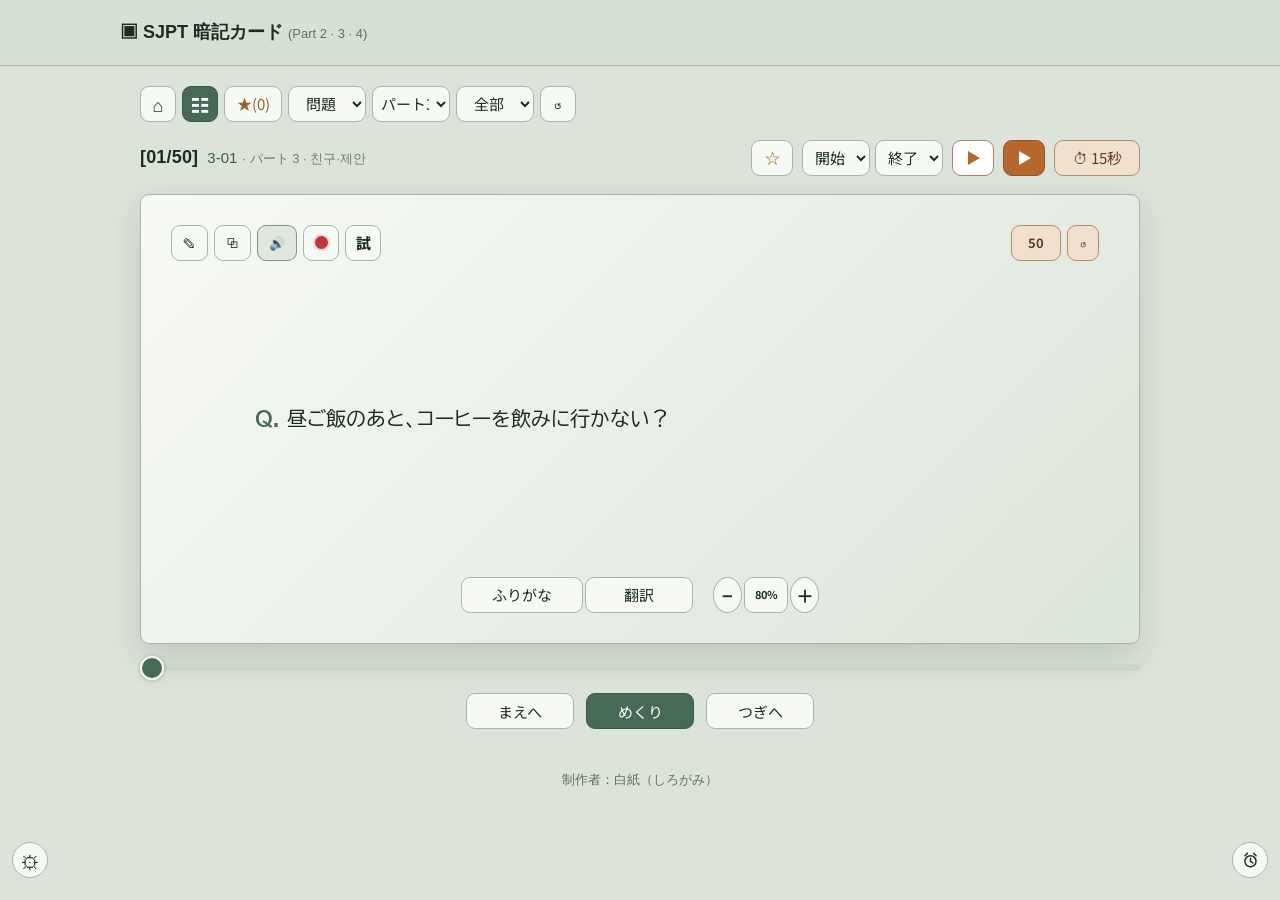
<file: SJPT_Part2-4_150Q.html>
<!doctype html>
<html lang="ko">
<head>
<meta charset="utf-8">
<meta name="viewport" content="width=device-width,initial-scale=1">
<title>SJPT Part 2·3·4 暗記カード</title>
<link rel="stylesheet" href="./sjpt-soft-sage.css">
<link rel="icon" type="image/svg+xml" href="./sjpt-favicon.svg">
<style>
:root{color-scheme:dark}*{box-sizing:border-box}body{margin:0;background:#0f172a;color:#f1f5f9;font:17px/1.7 Arial,'Malgun Gothic',sans-serif}header{background:#1e293b;border-bottom:1px solid #334155;padding:17px}header>div,main{max-width:1040px;margin:auto}header>div,.row{display:flex;align-items:center;gap:9px;flex-wrap:wrap}header>div{justify-content:space-between}h1{font-size:18px;margin:0}small,.hint,footer{color:#94a3b8}main{padding:20px}button,input,select,.menuLink{font:15px/1.5 Arial,'Malgun Gothic',sans-serif;border:1px solid #475569;border-radius:9px;padding:9px 12px;color:#f1f5f9;background:#1e293b}button,select,.menuLink{cursor:pointer}.menuLink{text-decoration:none;display:inline-grid;place-items:center;width:34px;height:34px;padding:0;font-size:18px}button:hover,.menuLink:hover{background:#475569}button.active,.primary{background:#4f46e5}.filters{background:#1e293b88;padding:12px;border:1px solid #334155;border-radius:12px}.filters input{flex:1;min-width:210px}.status{justify-content:space-between;margin:18px 0}.badge{color:#a5b4fc}.star{color:#fbbf24}#autoPlay,#star{width:42px;height:42px;padding:0;display:inline-grid;place-items:center}#autoPlay{background:#ea580c;border-color:#fb923c}#timer{min-width:86px;font-variant-numeric:tabular-nums;color:#fed7aa;border-color:#c2410c;background:#7c2d12}#timer.running{color:#fff;background:#dc2626;border-color:#f87171}.rangePicker{display:inline-flex;gap:5px}.rangePicker select{width:68px;padding:8px 4px}.card{border:1px solid #475569;background:linear-gradient(135deg,#1e293b,#162036);border-radius:22px;padding:30px;min-height:430px;box-shadow:0 20px 50px #02061766;cursor:pointer;display:flex;flex-direction:column;gap:20px}.card.back{background:linear-gradient(135deg,#28244c,#0f172a);border-color:#6366f1}.cardTop{display:flex;justify-content:space-between;gap:12px;color:#a5b4fc;font-size:14px}.prompt{font-size:clamp(25px,4vw,38px);line-height:1.75;font-weight:700;margin:auto 0;overflow-wrap:anywhere}.answer{font-size:clamp(19px,2.8vw,27px);line-height:1.9;margin:0;overflow-wrap:anywhere}.korean,.structure{border-top:1px solid #454563;padding-top:16px;margin:0}.korean{color:#cbd5e1}.structure{color:#6ee7b7}.hint{text-align:center;font-size:14px}.progress{height:6px;border-radius:5px;background:#1e293b;margin:18px 0;overflow:hidden}.progress>div{height:100%;background:linear-gradient(90deg,#6366f1,#34d399)}.controls{justify-content:center}.controls button{padding:12px 20px}.help{text-align:center;color:#94a3b8;font-size:14px;margin:20px 0}.listitem{background:#1e293b;border:1px solid #334155;border-radius:14px;padding:20px;margin:14px 0}.listitem h2{font-size:16px;color:#a5b4fc}.listQ,.listA{font-size:18px;line-height:1.9}.empty{text-align:center;padding:60px 20px;color:#94a3b8}footer{text-align:center;padding:20px;font-size:13px}[hidden]{display:none!important}@media(max-width:640px){main{padding:12px}.card{padding:22px 18px;min-height:390px}.status>div:last-child{width:100%;flex-wrap:nowrap;gap:5px}#autoPlay,#star{width:38px;height:38px;flex:0 0 38px}#speak,#timer{padding:8px 7px;white-space:nowrap}#timer{min-width:76px}.rangePicker select{width:54px;padding:8px 3px}.controls button{padding:11px 15px}}
.titlePart{font-size:.72em;font-weight:400;color:#5E7064;white-space:nowrap}
.answer{font-size:clamp(calc(19px + 2pt),calc(2.8vw + 2pt),calc(27px + 2pt))}
.prompt,.answer{font-size:25px;font-weight:400}
.answer ruby,.prompt ruby{ruby-align:center}.answer rt,.prompt rt{font-size:calc(.5em + 2pt);color:#fbbf24;font-weight:600;line-height:1.2}
.status>div:last-child>button,.status>div:last-child .rangePicker select{height:42px}.furiganaToggle{align-self:center;margin-top:auto;padding:7px 14px;font-size:14px;background:#312e81;border-color:#6366f1}
.furiganaToggle.active{background:#4f46e5}
.cardBottom,.controls{display:grid;grid-template-columns:repeat(3,minmax(0,1fr));gap:12px;width:100%;max-width:348px;margin-left:auto;margin-right:auto}.cardBottom{align-items:center;margin-top:auto;min-height:36px}.cardActions{display:contents}.cardActions button,.controls button{width:100%;min-width:0}.cardActions button{height:36px;padding:8px 14px}.cardActions .active{background:#4f46e5}.fontSizeControls{grid-column:3;display:flex;justify-self:end;gap:2px}.fontSizeControls .fontStep{width:29px;min-width:29px;padding:0;border-radius:50%;font-size:18px;font-weight:700}.fontSizeControls .fontReset{width:44px;min-width:44px;padding:0 3px;border-radius:18px;font-size:11px;font-weight:700}.readingControls{display:flex;align-items:center;gap:6px}.copyButton,.readingCounter,.readingReset{padding:5px 11px;font-size:13px;line-height:1.3}.copyButton,.readingCounter,.readingReset{height:36px}.copyButton{color:#e0e7ff;background:#312e81;border-color:#6366f1}.copyButton:hover{background:#4338ca}.readingCounter{min-width:50px;color:#fed7aa;background:#7c2d12;border-color:#c2410c;font-variant-numeric:tabular-nums;font-weight:700}.readingCounter:hover{background:#9a3412}.readingReset{width:32px;padding-left:0;padding-right:0;color:#fed7aa;background:#451a03;border-color:#9a3412}.readingReset:hover{background:#78350f}
#furiganaToggle{width:calc(100% + 14px)}
#koreanToggle{transform:translateX(4px)}
.fontSizeControls{transform:translateX(10px)}
@media(max-width:640px){.status>div:last-child>button,.status>div:last-child .rangePicker select{height:38px}}
.cardTopActions{display:flex;gap:6px}.memoButton{height:36px;padding:5px 11px;font-size:13px;line-height:1.3;color:#d1fae5;background:#064e3b;border-color:#059669}.memoButton:hover{background:#047857}.memoButton.hasMemo{color:#fed7aa;background:#451a03;border-color:#c2410c}.memoModal{position:fixed;inset:0;z-index:200;display:grid;place-items:center;padding:16px;background:#020617bb}.memoDialog{width:min(620px,100%);background:#172033;border:1px solid #475569;border-radius:16px;padding:20px;box-shadow:0 24px 70px #0009}.memoDialog h2{margin:0 0 12px;font-size:18px}.memoDialog textarea{width:100%;min-height:220px;resize:vertical;padding:12px;border:1px solid #475569;border-radius:10px;background:#0f172a;color:#f1f5f9;font:16px/1.6 Arial,'Malgun Gothic',sans-serif}.memoActions{display:flex;gap:8px;flex-wrap:wrap;margin-top:12px}.memoActions .danger{color:#fecaca;border-color:#991b1b;background:#450a0a}.memoActions .spacer{flex:1}.memoSaveState{min-height:24px;margin:8px 0 0;color:#86efac;font-size:13px}.memoModal[hidden]{display:none!important}
.ttsLink{height:36px;display:inline-flex;align-items:center;justify-content:center;padding:5px 11px;border:1px solid #819783;border-radius:9px;background:#E0E7DD;color:#294636;font:13px/1 "Noto Sans JP",sans-serif;text-decoration:none;white-space:nowrap}.ttsLink:hover{background:#CBD8C9}
.recordButton{width:36px;min-width:36px;height:36px;padding:0!important;display:inline-grid;place-items:center;background:#F7F9F5;border-color:#B87973}.recordDot{width:13px;height:13px;border-radius:50%;background:#B83A3A;box-shadow:0 0 0 2px #F2D5D2}.recordButton.recording .recordDot{animation:recordPulse 1s ease-in-out infinite}@keyframes recordPulse{50%{opacity:.35;transform:scale(.82)}}
.mockButton{width:36px;min-width:36px;height:36px;padding:0!important;display:inline-grid;place-items:center;color:#7A3340;background:#F7F9F5;border-color:#B87973;font-weight:800}.mockModal{position:fixed;inset:0;z-index:260;display:grid;place-items:center;padding:16px;background:#1C2D24B8}.mockModal[hidden]{display:none!important}.mockDialog{width:min(430px,100%);max-height:calc(100vh - 24px);overflow-y:auto;padding:18px;border:1px solid #9EAF9F;border-radius:14px;background:#F3F6F1;color:#1C2D24;box-shadow:0 18px 55px #1C2D2466;text-align:center}.mockHeader{display:flex;align-items:center;justify-content:space-between;gap:12px}.mockHeader h2{margin:0;font-size:18px}.mockClose{width:32px;min-width:32px;height:32px!important;padding:0!important}.mockCard{margin:8px 0 0;color:#5E7064;font-size:13px}.mockQuestion{margin:12px 0 0;padding:14px;border:1px solid #B8C5B6;border-radius:9px;background:#E8EEE5;color:#1C2D24;font:400 20px/1.65 "BIZ UDPGothic","Noto Sans JP",sans-serif;text-align:left}.mockPhase{margin:16px 0 4px;color:#476A57;font-size:15px;font-weight:700}.mockClock{font:700 52px/1.15 "Noto Sans JP",sans-serif;color:#1C2D24;font-variant-numeric:tabular-nums}.mockDialog[data-phase="question"] .mockClock{display:none}.mockDialog.isAnswer .mockClock{color:#7A3340}.mockStatus{min-height:23px;margin:10px 0;color:#5E7064;font-size:13px}.mockPreview{width:100%;height:36px;margin:4px 0 10px}.mockActions{display:flex;justify-content:center;gap:8px;flex-wrap:wrap}.mockActions button{min-width:88px}.mockCancel{margin-top:12px;color:#7A3340;background:#F2E0CF;border-color:#B78C65}@media(max-width:420px){.mockDialog{padding:14px}.mockQuestion{padding:11px;font-size:18px}.mockClock{font-size:46px}.mockActions{flex-wrap:nowrap;gap:5px}.mockActions button{min-width:0;flex:1;padding-left:5px;padding-right:5px;font-size:12px}}
.recordPanel{position:fixed;z-index:120;width:min(390px,calc(100vw - 20px));max-height:calc(100vh - 16px);overflow-y:auto;margin:0;padding:8px;border:1px solid #383838;border-radius:14px!important;background:#202020;color:#F4F4F4;box-shadow:0 14px 38px #0008}.recordDialog{position:relative;width:100%;padding-top:2px}.recordHeader{position:absolute;z-index:2;top:3px;right:3px}.recordHeader h2{position:absolute;width:1px;height:1px;padding:0;margin:-1px;overflow:hidden;clip:rect(0,0,0,0);white-space:nowrap;border:0}.recordClose{width:23px;min-width:23px;height:23px!important;padding:0!important;border-color:#555!important;background:#303030!important;color:#DDD!important;font-size:12px}.recordDisplay{height:42px;padding:0 34px 0 12px;border-radius:11px;display:grid;grid-template-columns:minmax(0,1fr) auto;align-items:center;gap:8px;background:#373737;transition:background .2s ease}.recordPanel.isActive .recordDisplay{background:#FFE600}.recordWave{height:10px;opacity:.22;background-image:radial-gradient(circle,#E5E5E5 2px,transparent 2.4px);background-repeat:repeat-x;background-position:left center;background-size:9px 10px}.recordPanel.isActive .recordWave{opacity:1;background-image:radial-gradient(circle,#202020 2px,transparent 2.4px);animation:recordWaveMove .9s linear infinite}@keyframes recordWaveMove{to{background-position:9px center}}.recordTimer{font:500 21px/1 "Noto Sans JP",sans-serif;color:#858585;font-variant-numeric:tabular-nums}.recordPanel.isActive .recordTimer{color:#202020}.recordStatus{min-height:8px;margin:2px 2px 0;color:#BDBDBD;font-size:9px;text-align:center}.recordControls{display:grid;grid-template-columns:repeat(3,1fr);align-items:center;min-height:36px}#recordModal .recordControls button{justify-self:center;width:20px!important;min-width:20px;height:20px!important;padding:0!important;border:0!important;border-radius:50%!important;display:grid;place-items:center}#recordModal .recordControls button[hidden]{display:none!important}#recordModal .recordStart{grid-column:2;transform:translateY(-5px);background:#3B3B3B!important;box-shadow:0 0 0 3px #303030}.recordCore{width:12px;height:12px;border-radius:50%;background:#FF7048}#recordModal .recordStop{grid-column:2;background:#3B3B3B!important;box-shadow:0 0 0 3px #303030}.recordStopIcon{width:9px;height:9px;border-radius:2px;background:#E8E8E8}#recordModal .recordPause{grid-column:3;background:#FFE600!important}.recordPauseIcon{display:block;width:10px;height:12px;position:relative}.recordPauseIcon::before,.recordPauseIcon::after{content:"";position:absolute;top:1px;width:3px;height:10px;border-radius:1px;background:#202020}.recordPauseIcon::before{left:1px}.recordPauseIcon::after{right:1px}.recordPanel.isPaused .recordPauseIcon::before{left:2px;top:1px;width:0;height:0;border-top:5px solid transparent;border-bottom:5px solid transparent;border-left:8px solid #202020;border-radius:0;background:transparent}.recordPanel.isPaused .recordPauseIcon::after{display:none}.recordPreview{width:100%;height:30px;margin:0 0 5px;filter:invert(.88) hue-rotate(180deg)}.recordFileInfo{padding-top:5px;border-top:1px solid #3E3E3E}.recordFileText{display:grid;grid-template-columns:minmax(0,1fr) auto;gap:6px;align-items:center;color:#AAA;font-size:8px}.recordFileName{overflow:hidden;text-overflow:ellipsis;white-space:nowrap}.recordFileActions{display:flex;justify-content:flex-end;gap:5px;margin-top:5px}#recordModal .recordFileActions button{height:27px!important;padding:0 8px;font-size:8px;background:#383838!important;color:#EEE!important;border-color:#555!important}#recordModal .recordFileActions .recordDelete{color:#FFAAA0!important}@media(max-width:420px){.recordPanel{width:calc(100vw - 16px);padding:7px}.recordDisplay{height:40px}.recordControls{min-height:34px}}
.headerNav{gap:6px;flex-wrap:nowrap}.headerNav .menuLink,.headerNav button{height:36px;display:inline-flex;align-items:center;justify-content:center;line-height:1;padding:0 12px}.headerNav .menuLink,.headerNav #cardsMode{width:36px;min-width:36px;flex:0 0 36px;padding:0}.headerNav #listMode{min-width:58px}.headerNav #starFilter{min-width:58px}
#listMode{display:none!important}
#cardsMode{font-size:18px}
.filters{flex-wrap:nowrap!important;gap:6px!important;align-items:center}.filters .menuLink,.filters #cardsMode,.filters #reset{width:36px;min-width:36px;flex:0 0 36px;padding:0}.filters #starFilter{width:58px;min-width:58px;flex:0 0 58px;padding:0}.filters #round,.filters #part,.filters #faceSelect{width:70px;min-width:0;max-width:78px;flex:1 1 70px;padding-left:4px;padding-right:4px}
@media(max-width:640px){.memoActions{flex-wrap:nowrap;gap:5px}.memoActions button{flex:1 1 0;min-width:0;padding:7px 5px;font-size:12px;white-space:nowrap}.memoActions .spacer{display:none}}
@media(max-width:640px){header>div{justify-content:space-between;text-align:left;flex-wrap:nowrap;align-items:flex-start}header>div>div{min-width:0}.headerNav{width:auto;margin-left:auto;justify-content:flex-end;flex:0 0 auto;align-self:flex-end}.headerNav .menuLink,.headerNav button{height:36px}}
/* Soft sage theme preview */
:root{color-scheme:light}
body{background:#DCE3D9;color:#1C2D24}
header{background:#D7E0D4;border-bottom-color:#B7C4B7}
small,.hint,footer,.help{color:#5E7064}
button,input,select,.menuLink{color:#1C2D24;background:#F7F9F5;border-color:#A8B7A8}
button:hover,.menuLink:hover{background:#D7E0D4}
button.active,.primary{color:#fff;background:#476A57;border-color:#385B49}
.filters{background:transparent!important;border:0!important;padding:0!important;border-radius:0!important}
input::placeholder{color:#78877D}
.badge,.cardTop{color:#56705F}
.star{color:#98651F}
.star.isFavorite,#starFilter.active{color:#6E452E!important;background:#F2DFD0!important;border-color:#C49A79!important}
#autoPlay{color:#fff;background:#B7672C;border-color:#985326}
#autoPlay:hover{background:#9E5727}
#timer{color:#6E452E;background:#F2DFD0;border-color:#C49A79}
#timer.running{color:#fff;background:#A94C42;border-color:#8F3D36}
.card{color:#1C2D24;background:linear-gradient(135deg,#FBFCFA,#DCE5DA);border-color:#A8B7A8;box-shadow:0 20px 50px #1C2D2424}
.card.back{background:linear-gradient(135deg,#F0F4ED,#CFDCCF);border-color:#66806D}
.korean,.structure{border-top-color:#B8C5B8}
.korean{color:#475A4D}
.structure{color:#2F6B4F}
.answer rt,.prompt rt{color:#8A5A21}
.progress{background:#CBD5C8}
.progress>div{background:linear-gradient(90deg,#476A57,#A47A4D)}
.sliderWrap{position:relative;margin:18px 0;padding-top:8px}.cardSlider{-webkit-appearance:none;appearance:none;width:100%;height:26px!important;min-height:26px!important;margin:0;padding:0!important;background:transparent!important;border:0!important;cursor:pointer}.cardSlider::-webkit-slider-runnable-track{height:7px;background:#CBD5C8;border-radius:999px}.cardSlider::-webkit-slider-thumb{-webkit-appearance:none;appearance:none;width:24px;height:24px;margin-top:-8.5px;border:2px solid #F7F9F5;border-radius:50%;background:#476A57;box-shadow:0 1px 4px #1C2D2440}.cardSlider::-moz-range-track{height:7px;background:#CBD5C8;border:0;border-radius:999px}.cardSlider::-moz-range-progress{height:7px;background:#476A57;border-radius:999px}.cardSlider::-moz-range-thumb{width:22px;height:22px;border:2px solid #F7F9F5;border-radius:50%;background:#476A57;box-shadow:0 1px 4px #1C2D2440}.cardSlider:focus-visible{outline:3px solid #476A57!important;outline-offset:3px}.sliderValue{position:absolute;top:-19px;left:var(--slider-position,0%);transform:translateX(-50%);min-width:45px;padding:2px 6px;border:1px solid #A8B7A8;border-radius:7px;background:#F7F9F5;color:#476A57;font:600 11px/1.4 "Noto Sans JP",sans-serif;text-align:center;pointer-events:none;white-space:nowrap;opacity:0;transition:opacity .12s}.sliderWrap.isAdjusting .sliderValue{opacity:1}
.card.transitionNext{animation:cardNext .5s cubic-bezier(.22,.75,.28,1)}.card.transitionPrev{animation:cardPrev .5s cubic-bezier(.22,.75,.28,1)}.card.transitionBack{animation:cardBack .5s ease-out}.card.transitionFront{animation:cardFront .5s ease-out}@keyframes cardNext{from{opacity:.2;transform:translateX(30px) scale(.985)}to{opacity:1;transform:translateX(0) scale(1)}}@keyframes cardPrev{from{opacity:.2;transform:translateX(-30px) scale(.985)}to{opacity:1;transform:translateX(0) scale(1)}}@keyframes cardBack{from{opacity:.25;transform:perspective(900px) rotateY(8deg) scale(.98)}to{opacity:1;transform:perspective(900px) rotateY(0) scale(1)}}@keyframes cardFront{from{opacity:.25;transform:perspective(900px) rotateY(-8deg) scale(.98)}to{opacity:1;transform:perspective(900px) rotateY(0) scale(1)}}@media(prefers-reduced-motion:reduce){.card.transitionNext,.card.transitionPrev,.card.transitionBack,.card.transitionFront{animation:none}}
.card{touch-action:pan-y}
.shortcutHelpButton{position:fixed;right:12px;bottom:22px;z-index:120;width:36px!important;min-width:36px!important;border-radius:50%!important;padding:0!important;font-weight:700}.shortcutModal{position:fixed;inset:0;z-index:220;display:grid;place-items:center;padding:16px;background:#1C2D2499}.shortcutDialog{width:min(360px,100%);padding:20px;border:1px solid #9EAF9F;border-radius:16px;background:#F7F9F5;color:#1C2D24;box-shadow:0 24px 70px #1C2D2450}.shortcutDialog h2{margin:0 0 12px;font-size:18px}.shortcutDialog dl{display:grid;grid-template-columns:72px 1fr;gap:9px;margin:0 0 16px}.shortcutDialog dt{font-weight:700;color:#476A57}.shortcutDialog dd{margin:0}.shortcutModal[hidden]{display:none!important}
.statsButton{position:fixed;left:12px;bottom:22px;z-index:120;width:36px!important;min-width:36px!important;border-radius:50%!important;padding:0!important;display:grid;place-items:center}.statsButton svg{width:18px;height:18px;fill:#476A57}.statsGrid{display:grid;grid-template-columns:1fr auto;gap:9px 16px;margin:0 0 14px}.statsGrid dt{color:#5E7064}.statsGrid dd{margin:0;color:#1C2D24;font-weight:700;text-align:right}.statsProgress{height:7px;margin:4px 0 18px;overflow:hidden;border-radius:999px;background:#CBD5C8}.statsProgress div{height:100%;width:0;border-radius:inherit;background:linear-gradient(90deg,#476A57,#A47A4D);transition:width .25s ease}.statsDialog .primary{width:100%}.settingsButton{font-size:19px;line-height:1;color:#476A57}.settingsDialog{width:min(410px,100%)}.settingsForm{display:grid;gap:10px}.settingsField{display:grid;grid-template-columns:minmax(0,1fr) 138px;align-items:center;gap:12px}.settingsField label{color:#476A57;font-weight:700}.settingsField input[type=number],.settingsField select{width:100%;height:38px;background:#fff;color:#1C2D24;border-color:#9EAF9F}.settingsCheck{display:flex;align-items:center;justify-content:space-between;gap:12px;color:#476A57;font-weight:700}.settingsCheck input{width:20px;height:20px}.settingsData{width:100%;margin-top:4px;color:#294636;background:#D5E6D8;border-color:#73927A}.settingsClose{width:100%;margin-top:12px}@media(max-width:420px){.settingsField{grid-template-columns:minmax(0,1fr) 118px}}
.alarmButton svg{width:19px;height:19px;fill:none;stroke:currentColor;stroke-width:1.8;stroke-linecap:round;stroke-linejoin:round}.alarmDialog{width:min(420px,100%)}.alarmForm{display:grid;gap:12px}.alarmField{display:grid;grid-template-columns:1fr 150px;align-items:center;gap:12px}.alarmField label{color:#476A57;font-weight:700}.alarmField input{width:100%;height:40px;background:#fff;color:#1C2D24;border-color:#9EAF9F}.alarmControls{display:grid;grid-template-columns:repeat(3,minmax(0,1fr));gap:7px;margin-top:2px}.alarmControls button{height:42px;padding:0 7px;font-size:12px;line-height:1.25}.alarmStart{color:#274636;background:#D5E6D8;border-color:#73927A}.alarmReserve{color:#5F3D27;background:#F2E0CF;border-color:#B78C65}.alarmStop{color:#7B302B;background:#F5DDDA;border-color:#B87973}.alarmStatus{min-height:54px;margin:2px 0 0;padding:10px 12px;border:1px solid #B8C5B8;border-radius:9px;background:#EEF3EB;color:#294636;font-size:13px;line-height:1.5}.alarmNote{margin:0;color:#6B7D70;font-size:11px;line-height:1.45}.alarmDialog>.primary{width:100%;margin-top:14px}@media(max-width:420px){.alarmField{grid-template-columns:1fr 118px}.alarmControls{gap:5px}.alarmControls button{padding:0 4px;font-size:11px}}
@media(max-width:400px){.filters{gap:3px!important}.filters .menuLink,.filters #cardsMode,.filters #reset{width:34px;min-width:34px;flex-basis:34px}.filters #starFilter{width:50px;min-width:50px;flex-basis:50px}.filters #round,.filters #part,.filters #faceSelect{width:55px;max-width:64px;flex-basis:55px;padding-left:1px!important;padding-right:1px!important;font-size:12px!important}}
.listitem{background:#F7F9F5;border-color:#B8C5B8}
.listitem h2{color:#476A57}
.furiganaToggle{color:#274636;background:#DDE5DA;border-color:#879E8A}
.furiganaToggle.active,.cardActions .active{color:#fff;background:#476A57;border-color:#385B49}
.copyButton{color:#294636;background:#E0E7DD;border-color:#819783}
.copyButton:hover{background:#CBD8C9}
.memoButton{color:#244631;background:#D5E6D8;border-color:#73927A}
.memoButton:hover{background:#ABC9B0}
.memoButton.hasMemo{color:#5F3D27;background:#F2E0CF;border-color:#B78C65}
.readingCounter{color:#5F3D27;background:#F2E0CF;border-color:#B78C65}
.readingCounter:hover{background:#E4C9AF}
.readingReset{color:#5F3D27;background:#E8D7C4;border-color:#B78C65}
.readingReset:hover{background:#D9BFA4}
/* Unified states, readable text width, and Q/A distinction */
#autoPlay{color:#1C2D24;background:#F7F9F5;border-color:#A8B7A8}
#autoPlay:hover{background:#D7E0D4}
#autoPlay.active,#cardsMode.active,.furiganaToggle.active,.cardActions .active{color:#fff;background:#476A57;border-color:#385B49}
.star.isFavorite,#starFilter.active,#timer,.readingCounter,.readingReset{color:#5F3D27!important;background:#F2E0CF!important;border-color:#B78C65!important}
#timer.running{color:#fff!important;background:#A65F2C!important;border-color:#8D4C22!important}
.prompt,.answer,.korean{width:100%;max-width:760px;margin-left:auto;margin-right:auto}
.prompt::first-letter{color:#476A57;font-weight:700}
.answer::first-letter{color:#A65F2C;font-weight:700}
#count{color:#1C2D24;font-size:18px;font-weight:700;letter-spacing:.01em}
#tag{display:inline-flex;align-items:baseline;gap:5px;background:transparent!important;padding:0!important}
.statusCode{color:#3D5D49;font-size:15px;font-weight:500}
.statusMeta{color:#6B7D70;font-size:13px;font-weight:400}
.memoModal{background:#1C2D2499}
.memoDialog{color:#1C2D24;background:#F7F9F5;border-color:#9EAF9F;box-shadow:0 24px 70px #1C2D2450}
.memoDialog textarea{color:#1C2D24;background:#fff;border-color:#9EAF9F}
.memoDifficulty{display:flex;align-items:center;justify-content:space-between;gap:12px;margin-top:12px}.memoDifficulty label{color:#476A57;font-weight:700}.memoDifficulty select{width:118px;height:36px;padding:0 8px}.memoDifficulty select.easy{color:#274636;background:#D5E6D8;border-color:#73927A}.memoDifficulty select.normal{color:#5F3D27;background:#F2E0CF;border-color:#B78C65}.memoDifficulty select.hard{color:#7B302B;background:#F5DDDA;border-color:#B87973}
.memoActions .danger{color:#7B302B;background:#F5DDDA;border-color:#B87973}
.memoSaveState{color:#2F6B4F}
button:not(.fontStep):not(.shortcutHelpButton):not(.statsButton),input,select,textarea,.menuLink,.ttsLink{border-radius:9px!important}
.card{height:450px;min-height:450px;max-height:450px;overflow-y:auto;overscroll-behavior:contain;scrollbar-gutter:stable;border-radius:9px}
.cardBody{margin-block:auto;min-width:0}
.card>.cardBottom{margin-top:0}
.card>.cardTop,.card>.cardBottom,.cardBody{flex-shrink:0}
.card::-webkit-scrollbar{width:7px}.card::-webkit-scrollbar-track{background:transparent}.card::-webkit-scrollbar-thumb{border-radius:9px;background:#A8B7A8}.card{scrollbar-width:thin;scrollbar-color:#A8B7A8 transparent}
#cardView .sliderWrap{margin:6px 0 3px;padding-top:5px}
.card.difficultyNormal{border-color:#C49A57!important;box-shadow:0 20px 50px #8F6A3030}.card.difficultyHard{border-color:#B7672C!important;box-shadow:0 20px 50px #B7672C35}
#autoPlay{color:#B7672C!important;background:#fff!important;border-color:#B87973!important;font-size:0}#autoPlay::before{content:'';width:0;height:0;border-top:7px solid transparent;border-bottom:7px solid transparent;border-left:12px solid #B7672C;transform:translateX(1px)}#autoPlay:hover{background:#fff!important;border-color:#985326!important}#autoPlay:hover::before{border-left-color:#9E5727}#autoPlay.active::before{width:11px;height:11px;border:0;background:#B7672C;transform:none}#singlePlay{width:42px;height:42px;padding:0;display:inline-grid;place-items:center;color:#fff!important;background:#B7672C!important;border-color:#985326!important;font-size:0;font-weight:700}#singlePlay::before{content:'';width:0;height:0;border-top:7px solid transparent;border-bottom:7px solid transparent;border-left:12px solid #fff;transform:translateX(1px)}#singlePlay:hover,#singlePlay.active{color:#fff!important;background:#9E5727!important;border-color:#88491F!important}#singlePlay:hover::before{border-left-color:#fff}#singlePlay.active::before{width:11px;height:11px;border:0;background:#fff;transform:none}@media(max-width:640px){#singlePlay{width:38px;height:38px;flex:0 0 38px}}
</style>
<style>.card .prompt,.card .answer,.card .korean,.listQ,.listA,.listitem .korean,.mockQuestion{white-space:pre-line}</style><style>
</style></head>
<body>
<header><div><div><h1>▣ SJPT 暗記カード <span class="titlePart">(Part 2 · 3 · 4)</span></h1></div></div></header>
<main>
<section class="row filters"><input id="search" aria-label="검색" placeholder="질문, 답변, 한국어, 주제 검색…"><button id="clear">削除</button><a class="menuLink" href="./index.html" aria-label="SJPT 学習メニューへ戻る">⌂</a><button id="cardsMode" class="active" aria-label="リスト表示に切り替える" title="リスト表示に切り替える">☷</button><button id="listMode" aria-hidden="true" tabindex="-1">リスト</button><button id="starFilter" class="star">★ (0)</button><select id="round" aria-label="問題選択"><option value="">問題</option></select><select id="part" aria-label="パート選択"><option value="">パート</option><option value="2">パート2</option><option value="3">パート3</option><option value="4">パート4</option></select><select id="faceSelect" aria-label="自動再生する面"><option value="all">全部</option><option value="front">質問</option><option value="back">回答</option></select><button id="reset" aria-label="絞り込みと順番をリセット" title="絞り込みと順番をリセット">↺</button></section>
<div class="row status"><div class="row"><strong id="count"></strong><span id="tag" class="badge"></span></div><div class="row"><button id="star" class="star" aria-label="この問題をお気に入りに追加">☆</button><div class="rangePicker" aria-label="繰り返し再生範囲"><select id="rangeStart" aria-label="再生開始カード"></select><select id="rangeEnd" aria-label="再生終了カード"></select></div><button id="autoPlay" aria-label="範囲を自動再生" title="範囲を自動再生">▶</button><button id="singlePlay" aria-label="現在のカードだけ再生" title="現在のカードだけ再生">▶</button><button id="timer" type="button" aria-label="この問題の回答タイマーを開始">⏱ 25秒</button></div></div>
<p id="message" role="status"></p><audio id="ttsAudio" preload="auto" hidden></audio>
<div id="memoModal" class="memoModal" hidden><section class="memoDialog" role="dialog" aria-modal="true" aria-labelledby="memoTitle"><h2 id="memoTitle">メモ</h2><textarea id="memoText" aria-label="カードのメモ" placeholder="このカードのメモを入力してください。"></textarea><div class="memoDifficulty"><label for="memoDifficulty">難易度</label><select id="memoDifficulty"><option value="">未設定</option><option value="easy">易しい</option><option value="normal">普通</option><option value="hard">難しい</option></select></div><p id="memoSaveState" class="memoSaveState" role="status"></p><div class="memoActions"><button id="memoDelete" class="danger" type="button">削除</button><button id="memoExport" type="button">書き出し</button><button id="memoImport" type="button">読み込み</button><span class="spacer"></span><button id="memoClose" class="primary" type="button">閉じる</button></div><input id="memoFile" type="file" accept="application/json,.json" hidden></section></div>
<div id="recordModal" class="recordPanel" hidden><section class="recordDialog" role="dialog" aria-modal="false" aria-labelledby="recordTitle"><div class="recordHeader"><h2 id="recordTitle">録音</h2><button id="recordClose" class="recordClose" type="button" aria-label="録音パネルを閉じる">×</button></div><div class="recordDisplay"><div class="recordWave" aria-hidden="true"></div><span id="recordTimer" class="recordTimer">00:00</span></div><p id="recordStatus" class="recordStatus" role="status"></p><div class="recordControls"><button id="recordStart" class="recordStart" type="button" aria-label="録音開始"><span class="recordCore" aria-hidden="true"></span></button><button id="recordStop" class="recordStop" type="button" aria-label="録音停止" hidden disabled><span class="recordStopIcon" aria-hidden="true"></span></button><button id="recordPause" class="recordPause" type="button" aria-label="一時停止" hidden disabled><span class="recordPauseIcon" aria-hidden="true"></span></button></div><audio id="recordPreview" class="recordPreview" controls hidden></audio><div id="recordFileInfo" class="recordFileInfo" hidden><div class="recordFileText"><span id="recordFileName" class="recordFileName"></span><span id="recordFileMeta"></span></div><div class="recordFileActions"><button id="recordDownload" type="button">ダウンロード</button><button id="recordDeleteOne" class="recordDelete" type="button">削除</button></div></div></section></div>
<div id="mockModal" class="mockModal" hidden><section id="mockDialog" class="mockDialog" role="dialog" aria-modal="true" aria-labelledby="mockTitle"><div class="mockHeader"><h2 id="mockTitle">模擬テスト</h2><button id="mockClose" class="mockClose" type="button" aria-label="模擬テストを閉じる">×</button></div><p id="mockCard" class="mockCard"></p><div id="mockQuestion" class="mockQuestion" lang="ja"></div><p id="mockPhase" class="mockPhase">マイクを確認しています</p><div id="mockClock" class="mockClock">00:00</div><p id="mockStatus" class="mockStatus" role="status"></p><audio id="mockPreview" class="mockPreview" hidden></audio><div id="mockResultActions" class="mockActions" hidden><button id="mockPlay" type="button">▶ 再生</button><button id="mockRetry" type="button">再録音</button><button id="mockDownload" type="button">ダウンロード</button></div><button id="mockCancel" class="mockCancel" type="button">中止</button></section></div>
<section id="cardView"><div id="card" class="card" role="button" tabindex="0" aria-label="카드 뒤집기"></div><div class="progress" hidden><div id="progress"></div></div><div class="sliderWrap"><output id="sliderValue" class="sliderValue" for="cardSlider">01/150</output><input id="cardSlider" class="cardSlider" type="range" min="1" max="150" value="1" step="1" aria-label="カードを選択"></div><div class="row controls"><button id="prev">まえへ</button><button id="flip" class="primary">めくり</button><button id="next">つぎへ</button></div></section>
<section id="listView" hidden></section><div id="empty" class="empty" hidden>조건에 맞는 문항이 없습니다.</div>
</main><button id="settingsButton" class="statsButton settingsButton" type="button" aria-label="設定を開く" title="設定"><span aria-hidden="true">⚙</span></button><div id="settingsModal" class="shortcutModal" hidden><section class="shortcutDialog settingsDialog" role="dialog" aria-modal="true" aria-labelledby="settingsTitle"><h2 id="settingsTitle">設定</h2><div class="settingsForm"><div class="settingsField"><label for="settingRepeat">繰り返し回数</label><input id="settingRepeat" type="number" min="1" max="10" step="1" inputmode="numeric"></div><div class="settingsField"><label for="settingDelay">再生間隔（秒）</label><input id="settingDelay" type="number" min="0" max="10" step="1" inputmode="numeric"></div><div class="settingsField"><label for="settingRate">音声速度</label><select id="settingRate"><option value="0.7">ゆっくり</option><option value="0.85">標準</option><option value="1">速め</option><option value="1.15">もっと速く</option></select></div><div class="settingsField"><label for="settingFace">既定の表示</label><select id="settingFace"><option value="all">全部</option><option value="front">質問</option><option value="back">回答</option></select></div><label class="settingsCheck" for="settingFurigana"><span>ふりがなを表示</span><input id="settingFurigana" type="checkbox"></label><label class="settingsCheck" for="settingTranslation"><span>翻訳を表示</span><input id="settingTranslation" type="checkbox"></label><button id="settingsStats" class="settingsData" type="button">学習データ</button></div><button id="settingsClose" class="primary settingsClose" type="button">閉じる</button></section></div><div id="statsModal" class="shortcutModal" hidden><section class="shortcutDialog statsDialog" role="dialog" aria-modal="true" aria-labelledby="statsTitle"><h2 id="statsTitle">学習データ</h2><dl class="statsGrid"><dt>学習位置</dt><dd id="statsPosition">—</dd><dt>お気に入り</dt><dd id="statsFavorites">0</dd><dt>メモ</dt><dd id="statsMemos">0</dd><dt>音読</dt><dd id="statsReading">0 / 50</dd><dt>本文サイズ</dt><dd id="statsFont">80%</dd><dt>表示</dt><dd id="statsFace">質問</dd></dl><div class="statsProgress" aria-hidden="true"><div id="statsProgressBar"></div></div><button id="statsClose" class="primary" type="button">閉じる</button></section></div><button id="alarmButton" class="shortcutHelpButton alarmButton" type="button" aria-label="学習アラームを設定" title="学習アラーム"><svg viewBox="0 0 24 24" aria-hidden="true"><circle cx="12" cy="13" r="7"/><path d="M12 9v4l3 2M8 3 5 6M16 3l3 3"/></svg></button><div id="alarmModal" class="shortcutModal" hidden><section class="shortcutDialog alarmDialog" role="dialog" aria-modal="true" aria-labelledby="alarmTitle"><h2 id="alarmTitle">SJPT 学習アラーム</h2><div class="alarmForm"><div class="alarmField"><label for="alarmMinutes">繰り返し（分）</label><input id="alarmMinutes" type="number" min="1" step="1" inputmode="numeric" value="30"></div><div class="alarmField"><label for="alarmTime">毎日の時刻</label><input id="alarmTime" type="time" value="09:00"></div><div class="alarmControls"><button id="alarmIntervalStart" class="alarmStart" type="button">周期アラーム開始</button><button id="alarmDailyStart" class="alarmReserve" type="button">時刻アラーム予約</button><button id="alarmStop" class="alarmStop" type="button">アラーム停止</button></div><p id="alarmStatus" class="alarmStatus" role="status">停止中です。</p><p class="alarmNote">※ HTTPS環境で通知を許可してください。ブラウザや端末が完全終了・強制休止された場合、フロントエンドだけでは通知時刻を保証できません。</p></div><button id="alarmClose" class="primary" type="button">閉じる</button></section></div><button id="shortcutHelp" class="shortcutHelpButton" type="button" hidden aria-hidden="true" tabindex="-1">?</button><div id="shortcutModal" class="shortcutModal" hidden><section class="shortcutDialog" role="dialog" aria-modal="true" aria-labelledby="shortcutTitle"><h2 id="shortcutTitle">キーボード操作</h2><dl><dt>← / →</dt><dd>まえへ・つぎへ</dd><dt>↑ / ↓</dt><dd>ふりがな・翻訳</dd><dt>Space</dt><dd>カードをめくる</dd><dt>Esc</dt><dd>画面を閉じる</dd></dl><button id="shortcutClose" class="primary" type="button">閉じる</button></section></div><footer>制作者：白紙（しろがみ）</footer>
<script>
const QUESTION_RUBY={"1": "<ruby>電車<rt>でんしゃ</rt></ruby>は<ruby>何番線<rt>なんばんせん</rt></ruby>から<ruby>出<rt>で</rt></ruby>ますか。", "2": "これは<ruby>何<rt>なん</rt></ruby>ですか。", "3": "<ruby>男<rt>おとこ</rt></ruby>の<ruby>人<rt>ひと</rt></ruby>は<ruby>帽子<rt>ぼうし</rt></ruby>をかぶっていますか。", "4": "ここで<ruby>写真<rt>しゃしん</rt></ruby>を<ruby>撮<rt>と</rt></ruby>ってもいいですか。", "5": "りんごはいくつありますか。", "6": "かばんは<ruby>何色<rt>なにいろ</rt></ruby>ですか。", "7": "<ruby>猫<rt>ねこ</rt></ruby>はどこにいますか。", "8": "<ruby>図書<rt>としょ</rt></ruby><ruby>館<rt>かん</rt></ruby>は<ruby>何時<rt>なんじ</rt></ruby>に<ruby>開<rt>あ</rt></ruby>きますか。", "9": "どちらが<ruby>安<rt>やす</rt></ruby>いですか。", "10": "<ruby>女<rt>おんな</rt></ruby>の<ruby>人<rt>ひと</rt></ruby>は<ruby>何<rt>なに</rt></ruby>をしていますか。", "11": "<ruby>何階<rt>なんがい</rt></ruby>へ<ruby>行<rt>い</rt></ruby>きますか。", "12": "<ruby>銀行<rt>ぎんこう</rt></ruby>はどちらにありますか。", "13": "<ruby>天気<rt>てんき</rt></ruby>はどうですか。", "14": "ここで<ruby>携帯<rt>けいたい</rt></ruby><ruby>電話<rt>でんわ</rt></ruby>を<ruby>使<rt>つか</rt></ruby>えますか。", "15": "<ruby>診察<rt>しんさつ</rt></ruby><ruby>室<rt>しつ</rt></ruby>は<ruby>何階<rt>なんがい</rt></ruby>ですか。", "16": "<ruby>男<rt>おとこ</rt></ruby>の<ruby>人<rt>ひと</rt></ruby>は<ruby>何<rt>なに</rt></ruby>を<ruby>持<rt>も</rt></ruby>っていますか。", "17": "<ruby>自転<rt>じてん</rt></ruby><ruby>車<rt>しゃ</rt></ruby>は<ruby>何台<rt>なんだい</rt></ruby>ありますか。", "18": "<ruby>植木<rt>うえき</rt></ruby><ruby>鉢<rt>ばち</rt></ruby>はどこにありますか。", "19": "<ruby>店<rt>みせ</rt></ruby>は<ruby>何曜日<rt>なんようび</rt></ruby>が<ruby>休<rt>やす</rt></ruby>みですか。", "20": "ラーメンはいくらですか。", "21": "<ruby>店<rt>みせ</rt></ruby>は<ruby>開<rt>あ</rt></ruby>いていますか。", "22": "<ruby>男<rt>おとこ</rt></ruby>の<ruby>人<rt>ひと</rt></ruby>は<ruby>眼鏡<rt>めがね</rt></ruby>をかけていますか。", "23": "<ruby>女<rt>おんな</rt></ruby>の<ruby>人<rt>ひと</rt></ruby>はコートを<ruby>着<rt>き</rt></ruby>ていますか。", "24": "<ruby>駅<rt>えき</rt></ruby>までどのくらいかかりますか。", "25": "コップは<ruby>空<rt>から</rt></ruby>ですか。", "26": "ここに<ruby>車<rt>くるま</rt></ruby>を<ruby>止<rt>と</rt></ruby>めてもいいですか。", "27": "<ruby>信号<rt>しんごう</rt></ruby>は<ruby>何色<rt>なにいろ</rt></ruby>ですか。", "28": "<ruby>箱<rt>はこ</rt></ruby>の<ruby>中<rt>なか</rt></ruby>に<ruby>何<rt>なに</rt></ruby>が<ruby>入<rt>はい</rt></ruby>っていますか。", "29": "<ruby>予約<rt>よやく</rt></ruby>は<ruby>何時<rt>なんじ</rt></ruby>ですか。", "30": "どちらの<ruby>建物<rt>たてもの</rt></ruby>が<ruby>高<rt>たか</rt></ruby>いですか。", "31": "<ruby>子<rt>こ</rt></ruby>どもは<ruby>泳<rt>およ</rt></ruby>いでいますか。", "32": "<ruby>傘<rt>かさ</rt></ruby>はどこにありますか。", "33": "クレジットカードで<ruby>払<rt>はら</rt></ruby>えますか。", "34": "<ruby>本<rt>ほん</rt></ruby>は<ruby>何冊<rt>なんさつ</rt></ruby>ありますか。", "35": "イベントはいつですか。", "36": "<ruby>薬局<rt>やっきょく</rt></ruby>は<ruby>何時<rt>なんじ</rt></ruby>に<ruby>閉<rt>し</rt></ruby>まりますか。", "37": "<ruby>子<rt>こ</rt></ruby>どもは<ruby>何<rt>なに</rt></ruby>を<ruby>飲<rt>の</rt></ruby>んでいますか。", "38": "<ruby>部屋<rt>へや</rt></ruby>に<ruby>何人<rt>なんにん</rt></ruby>いますか。", "39": "<ruby>窓<rt>まど</rt></ruby>は<ruby>開<rt>あ</rt></ruby>いていますか。", "40": "この<ruby>道具<rt>どうぐ</rt></ruby>は<ruby>何<rt>なん</rt></ruby>ですか。", "41": "テーブルの<ruby>上<rt>うえ</rt></ruby>に<ruby>何<rt>なに</rt></ruby>がありますか。", "42": "どの<ruby>出口<rt>でぐち</rt></ruby>から<ruby>出<rt>で</rt></ruby>ますか。", "43": "この<ruby>電車<rt>でんしゃ</rt></ruby>はどこへ<ruby>行<rt>い</rt></ruby>きますか。", "44": "<ruby>犬<rt>いぬ</rt></ruby>は<ruby>寝<rt>ね</rt></ruby>ていますか。", "45": "<ruby>女<rt>おんな</rt></ruby>の<ruby>人<rt>ひと</rt></ruby>は<ruby>手袋<rt>てぶくろ</rt></ruby>をしていますか。", "46": "タクシー<ruby>乗り場<rt>のりば</rt></ruby>はどこですか。", "47": "エスカレーターは<ruby>使<rt>つか</rt></ruby>えますか。", "48": "<ruby>何<rt>なに</rt></ruby>を<ruby>注文<rt>ちゅうもん</rt></ruby>しますか。", "49": "そのかばんは<ruby>重<rt>おも</rt></ruby>いですか。", "50": "チケットはいくらですか。", "51": "<ruby>昼ご飯<rt>ひるごはん</rt></ruby>のあと、コーヒーを<ruby>飲<rt>の</rt></ruby>みに<ruby>行<rt>い</rt></ruby>かない？", "52": "<ruby>会議<rt>かいぎ</rt></ruby>が<ruby>三<rt>さん</rt></ruby><ruby>時<rt>じ</rt></ruby>に<ruby>変更<rt>へんこう</rt></ruby>になったけど、<ruby>聞<rt>き</rt></ruby>いた？", "53": "<ruby>窓<rt>まど</rt></ruby>を<ruby>開<rt>あ</rt></ruby>けてもいい？", "54": "その<ruby>辞書<rt>じしょ</rt></ruby>、<ruby>貸<rt>か</rt></ruby>してくれる？", "55": "そのスニーカー、どこで<ruby>買<rt>か</rt></ruby>ったの？", "56": "<ruby>長<rt>なが</rt></ruby>く<ruby>待<rt>ま</rt></ruby>った？", "57": "この<ruby>箱<rt>はこ</rt></ruby>を<ruby>運<rt>はこ</rt></ruby>ぶのを<ruby>手伝い<rt>てつだい</rt></ruby>ましょうか。", "58": "<ruby>今日<rt>きょう</rt></ruby>はどうして<ruby>遅<rt>おく</rt></ruby>れたの？", "59": "<ruby>週末<rt>しゅうまつ</rt></ruby>、<ruby>山登り<rt>やまのぼり</rt></ruby>に<ruby>行<rt>い</rt></ruby>かない？", "60": "<ruby>明日<rt>あした</rt></ruby>までに<ruby>予約<rt>よやく</rt></ruby>していただけますか。", "61": "<ruby>今日<rt>きょう</rt></ruby>は<ruby>少<rt>すこ</rt></ruby>し<ruby>疲<rt>つか</rt></ruby>れて<ruby>見<rt>み</rt></ruby>えるけど、<ruby>大丈夫<rt>だいじょうぶ</rt></ruby>？", "62": "<ruby>傘<rt>かさ</rt></ruby>を<ruby>持<rt>も</rt></ruby>ってこなかった。", "63": "プリンターが<ruby>動<rt>うご</rt></ruby>かないんですが。", "64": "<ruby>金曜日<rt>きんようび</rt></ruby>までに<ruby>報告<rt>ほうこく</rt></ruby><ruby>書<rt>しょ</rt></ruby>を<ruby>提出<rt>ていしゅつ</rt></ruby>できますか。", "65": "<ruby>部屋<rt>へや</rt></ruby>が<ruby>少<rt>すこ</rt></ruby>し<ruby>寒<rt>さむ</rt></ruby>いですね。", "66": "<ruby>誕生日<rt>たんじょうび</rt></ruby>のプレゼント、<ruby>何<rt>なに</rt></ruby>がいいかな。", "67": "<ruby>今日<rt>きょう</rt></ruby>の<ruby>夕食<rt>ゆうしょく</rt></ruby>、<ruby>一緒<rt>いっしょ</rt></ruby>に<ruby>食<rt>た</rt></ruby>べない？", "68": "バスがまだ<ruby>来<rt>き</rt></ruby>ませんね。", "69": "この<ruby>図書<rt>としょ</rt></ruby><ruby>館<rt>かん</rt></ruby>では<ruby>飲み物<rt>のみもの</rt></ruby>を<ruby>飲<rt>の</rt></ruby>んでもいいですか。", "70": "<ruby>約束<rt>やくそく</rt></ruby>を<ruby>月曜日<rt>げつようび</rt></ruby>に<ruby>変更<rt>へんこう</rt></ruby>できますか。", "71": "<ruby>財布<rt>さいふ</rt></ruby>をなくしたみたい。", "72": "この<ruby>電車<rt>でんしゃ</rt></ruby>はとても<ruby>混<rt>こ</rt></ruby>んでいますね。", "73": "<ruby>休<rt>やす</rt></ruby>みには<ruby>何<rt>なに</rt></ruby>をする<ruby>予定<rt>よてい</rt></ruby>？", "74": "<ruby>料理<rt>りょうり</rt></ruby>が<ruby>本当<rt>ほんとう</rt></ruby>に<ruby>上手<rt>じょうず</rt></ruby>だね。", "75": "<ruby>商品<rt>しょうひん</rt></ruby>はいつ<ruby>届<rt>とど</rt></ruby>きますか。", "76": "<ruby>授乳<rt>じゅにゅう</rt></ruby><ruby>室<rt>しつ</rt></ruby>はどこにありますか。", "77": "<ruby>携帯<rt>けいたい</rt></ruby><ruby>電話<rt>でんわ</rt></ruby>の<ruby>電池<rt>でんち</rt></ruby>がもうほとんどない。", "78": "<ruby>来月<rt>らいげつ</rt></ruby>、<ruby>社内<rt>しゃない</rt></ruby>のバドミントン<ruby>大会<rt>たいかい</rt></ruby>に<ruby>参加<rt>さんか</rt></ruby>しませんか。", "79": "<ruby>音楽<rt>おんがく</rt></ruby>の<ruby>音<rt>おと</rt></ruby>が<ruby>少<rt>すこ</rt></ruby>し<ruby>大<rt>おお</rt></ruby>きいと<ruby>思<rt>おも</rt></ruby>う。", "80": "どのメニューが<ruby>一番<rt>いちばん</rt></ruby><ruby>人気<rt>にんき</rt></ruby>ですか。", "81": "この<ruby>仕事<rt>しごと</rt></ruby>を<ruby>今日中<rt>きょうじゅう</rt></ruby>に<ruby>終<rt>お</rt></ruby>えられますか。", "82": "この<ruby>資料<rt>しりょう</rt></ruby>を<ruby>十<rt>じゅう</rt></ruby><ruby>部<rt>ぶ</rt></ruby>コピーしてください。", "83": "この<ruby>席<rt>せき</rt></ruby>、<ruby>空<rt>あ</rt></ruby>いていますか。", "84": "もう<ruby>少<rt>すこ</rt></ruby>しゆっくり<ruby>話<rt>はな</rt></ruby>していただけますか。", "85": "<ruby>新<rt>あたら</rt></ruby>しい<ruby>髪型<rt>かみがた</rt></ruby>、よく<ruby>似合っ<rt>にあっ</rt></ruby>ているね。", "86": "<ruby>午後<rt>ごご</rt></ruby>から<ruby>雨<rt>あめ</rt></ruby>が<ruby>降<rt>ふ</rt></ruby>るそうだよ。", "87": "ご<ruby>予約<rt>よやく</rt></ruby>のお<ruby>名前<rt>なまえ</rt></ruby>をお<ruby>願<rt>ねが</rt></ruby>いします。", "88": "<ruby>場所<rt>ばしょ</rt></ruby>の<ruby>住所<rt>じゅうしょ</rt></ruby>を<ruby>送<rt>おく</rt></ruby>ってくれる？", "89": "<ruby>会議<rt>かいぎ</rt></ruby><ruby>室<rt>しつ</rt></ruby>は<ruby>今<rt>いま</rt></ruby><ruby>使<rt>つか</rt></ruby>えますか。", "90": "<ruby>今日<rt>きょう</rt></ruby>はどんな<ruby>映画<rt>えいが</rt></ruby>を<ruby>見<rt>み</rt></ruby>る？", "91": "<ruby>土曜日<rt>どようび</rt></ruby>の<ruby>勤務<rt>きんむ</rt></ruby>を<ruby>代<rt>か</rt></ruby>わってもらえますか。", "92": "<ruby>新<rt>あたら</rt></ruby>しい<ruby>携帯<rt>けいたい</rt></ruby><ruby>電話<rt>でんわ</rt></ruby>はどう？", "93": "<ruby>食べ物<rt>たべもの</rt></ruby>のアレルギーはありますか。", "94": "<ruby>資料<rt>しりょう</rt></ruby>の<ruby>提出<rt>ていしゅつ</rt></ruby><ruby>期限<rt>きげん</rt></ruby>を<ruby>過<rt>す</rt></ruby>ぎています。", "95": "エアコンの<ruby>温度<rt>おんど</rt></ruby>を<ruby>少<rt>すこ</rt></ruby>し<ruby>下<rt>さ</rt></ruby>げてもいいですか。", "96": "<ruby>今週<rt>こんしゅう</rt></ruby><ruby>末<rt>まつ</rt></ruby>、<ruby>水族<rt>すいぞく</rt></ruby><ruby>館<rt>かん</rt></ruby>に<ruby>行<rt>い</rt></ruby>かない？", "97": "<ruby>自転<rt>じてん</rt></ruby><ruby>車<rt>しゃ</rt></ruby>を<ruby>一日<rt>いちにち</rt></ruby>だけ<ruby>借<rt>か</rt></ruby>りてもいい？", "98": "<ruby>明日<rt>あした</rt></ruby>の<ruby>発表<rt>はっぴょう</rt></ruby>が<ruby>心配<rt>しんぱい</rt></ruby>で、とても<ruby>緊張<rt>きんちょう</rt></ruby>しています。", "99": "<ruby>届<rt>とど</rt></ruby>いた<ruby>荷物<rt>にもつ</rt></ruby>がつぶれています。", "100": "<ruby>今日<rt>きょう</rt></ruby>は<ruby>社員<rt>しゃいん</rt></ruby><ruby>食堂<rt>しょくどう</rt></ruby>が<ruby>休<rt>やす</rt></ruby>みだそうです。", "101": "<ruby>朝<rt>あさ</rt></ruby><ruby>起<rt>お</rt></ruby>きて、<ruby>最初<rt>さいしょ</rt></ruby>にすることは<ruby>何<rt>なん</rt></ruby>ですか。", "102": "<ruby>普段<rt>ふだん</rt></ruby>、どのくらい<ruby>料理<rt>りょうり</rt></ruby>をしますか。", "103": "<ruby>健康<rt>けんこう</rt></ruby>のためにしている<ruby>運動<rt>うんどう</rt></ruby>がありますか。", "104": "<ruby>普段<rt>ふだん</rt></ruby>、どんな<ruby>交通<rt>こうつう</rt></ruby><ruby>手段<rt>しゅだん</rt></ruby>をよく<ruby>利用<rt>りよう</rt></ruby>しますか。", "105": "<ruby>今<rt>いま</rt></ruby>までで<ruby>一番<rt>いちばん</rt></ruby><ruby>印象<rt>いんしょう</rt></ruby>に<ruby>残<rt>のこ</rt></ruby>っている<ruby>旅行<rt>りょこう</rt></ruby>について<ruby>話<rt>はな</rt></ruby>してください。", "106": "<ruby>一<rt>いち</rt></ruby><ruby>年<rt>ねん</rt></ruby>の<ruby>中<rt>なか</rt></ruby>で、どの<ruby>季節<rt>きせつ</rt></ruby>が<ruby>一番<rt>いちばん</rt></ruby><ruby>好<rt>す</rt></ruby>きですか。", "107": "<ruby>本<rt>ほん</rt></ruby>を<ruby>読<rt>よ</rt></ruby>む<ruby>習慣<rt>しゅうかん</rt></ruby>がありますか。", "108": "<ruby>普段<rt>ふだん</rt></ruby>、どんな<ruby>音楽<rt>おんがく</rt></ruby>を<ruby>聞<rt>き</rt></ruby>きますか。", "109": "<ruby>映画<rt>えいが</rt></ruby><ruby>館<rt>かん</rt></ruby>で<ruby>映画<rt>えいが</rt></ruby>を<ruby>見<rt>み</rt></ruby>ることがありますか。", "110": "<ruby>動物<rt>どうぶつ</rt></ruby>を<ruby>飼<rt>か</rt></ruby>ったことがありますか。", "111": "<ruby>日本語<rt>にほんご</rt></ruby>を<ruby>勉強<rt>べんきょう</rt></ruby>し<ruby>始<rt>はじ</rt></ruby>めた<ruby>理由<rt>りゆう</rt></ruby>は<ruby>何<rt>なん</rt></ruby>ですか。", "112": "<ruby>一日<rt>いちにち</rt></ruby>にどのくらいスマートフォンを<ruby>使<rt>つか</rt></ruby>いますか。", "113": "<ruby>週末<rt>しゅうまつ</rt></ruby>はどのように<ruby>過<rt>す</rt></ruby>ごすことが<ruby>多<rt>おお</rt></ruby>いですか。", "114": "<ruby>毎朝<rt>まいあさ</rt></ruby>、<ruby>朝ご飯<rt>あさごはん</rt></ruby>を<ruby>食<rt>た</rt></ruby>べますか。", "115": "<ruby>友人<rt>ゆうじん</rt></ruby>とはどのように<ruby>連絡<rt>れんらく</rt></ruby>を<ruby>取<rt>と</rt></ruby>りますか。", "116": "<ruby>家<rt>いえ</rt></ruby>ではどんな<ruby>家事<rt>かじ</rt></ruby>を<ruby>担当<rt>たんとう</rt></ruby>していますか。", "117": "お<ruby>金<rt>かね</rt></ruby>を<ruby>貯<rt>た</rt></ruby>めるために<ruby>工夫<rt>くふう</rt></ruby>していることはありますか。", "118": "オンライン<ruby>授業<rt>じゅぎょう</rt></ruby>を<ruby>受<rt>う</rt></ruby>けたことがありますか。", "119": "<ruby>写真<rt>しゃしん</rt></ruby>を<ruby>撮<rt>と</rt></ruby>るのが<ruby>好<rt>す</rt></ruby>きですか。", "120": "<ruby>人<rt>ひと</rt></ruby>にプレゼントを<ruby>選<rt>えら</rt></ruby>ぶとき、<ruby>何<rt>なに</rt></ruby>を<ruby>大切<rt>たいせつ</rt></ruby>にしますか。", "121": "<ruby>外食<rt>がいしょく</rt></ruby>するとき、どんな<ruby>店<rt>みせ</rt></ruby>を<ruby>選<rt>えら</rt></ruby>びますか。", "122": "どんな<ruby>天気<rt>てんき</rt></ruby>の<ruby>日<rt>ひ</rt></ruby>が<ruby>好<rt>す</rt></ruby>きですか。", "123": "<ruby>通勤<rt>つうきん</rt></ruby>や<ruby>通学<rt>つうがく</rt></ruby>にどのくらい<ruby>時間<rt>じかん</rt></ruby>がかかりますか。", "124": "ストレスがたまったとき、どうしますか。", "125": "<ruby>地域<rt>ちいき</rt></ruby>の<ruby>行事<rt>ぎょうじ</rt></ruby>に<ruby>参加<rt>さんか</rt></ruby>したことがありますか。", "126": "よく<ruby>眠<rt>ねむ</rt></ruby>るために<ruby>気<rt>き</rt></ruby>をつけていることは<ruby>何<rt>なん</rt></ruby>ですか。", "127": "<ruby>一人<rt>ひとり</rt></ruby>で<ruby>旅行<rt>りょこう</rt></ruby>することについてどう<ruby>思<rt>おも</rt></ruby>いますか。", "128": "コンビニエンスストアをよく<ruby>利用<rt>りよう</rt></ruby>しますか。", "129": "カフェではどのように<ruby>過<rt>す</rt></ruby>ごしますか。", "130": "<ruby>家族<rt>かぞく</rt></ruby>や<ruby>友人<rt>ゆうじん</rt></ruby>のために<ruby>料理<rt>りょうり</rt></ruby>を<ruby>作<rt>つく</rt></ruby>ったことがありますか。", "131": "スポーツの<ruby>試合<rt>しあい</rt></ruby>を<ruby>見<rt>み</rt></ruby>るのが<ruby>好<rt>す</rt></ruby>きですか。", "132": "SNSを<ruby>使<rt>つか</rt></ruby>うとき、<ruby>気<rt>き</rt></ruby>をつけていることは<ruby>何<rt>なん</rt></ruby>ですか。", "133": "<ruby>家<rt>いえ</rt></ruby>の<ruby>近<rt>ちか</rt></ruby>くに、よく<ruby>行<rt>い</rt></ruby>く<ruby>公園<rt>こうえん</rt></ruby>がありますか。", "134": "<ruby>語学<rt>ごがく</rt></ruby><ruby>学習<rt>がくしゅう</rt></ruby>のアプリを<ruby>使<rt>つか</rt></ruby>ったことがありますか。", "135": "<ruby>忙<rt>いそが</rt></ruby>しいとき、どのように<ruby>時間<rt>じかん</rt></ruby>を<ruby>管理<rt>かんり</rt></ruby>しますか。", "136": "<ruby>服<rt>ふく</rt></ruby>を<ruby>選<rt>えら</rt></ruby>ぶとき、どんな<ruby>点<rt>てん</rt></ruby>を<ruby>重視<rt>じゅうし</rt></ruby>しますか。", "137": "<ruby>環境<rt>かんきょう</rt></ruby>のために<ruby>普段<rt>ふだん</rt></ruby>していることはありますか。", "138": "<ruby>図書<rt>としょ</rt></ruby><ruby>館<rt>かん</rt></ruby>を<ruby>利用<rt>りよう</rt></ruby>することがありますか。", "139": "<ruby>会議<rt>かいぎ</rt></ruby>で<ruby>意見<rt>いけん</rt></ruby>を<ruby>言<rt>い</rt></ruby>うとき、<ruby>気<rt>き</rt></ruby>をつけていることは<ruby>何<rt>なん</rt></ruby>ですか。", "140": "<ruby>長<rt>なが</rt></ruby>い<ruby>休<rt>やす</rt></ruby>みが<ruby>取<rt>と</rt></ruby>れたら、<ruby>何<rt>なに</rt></ruby>をしたいですか。", "141": "<ruby>音楽<rt>おんがく</rt></ruby>のライブに<ruby>行<rt>い</rt></ruby>ったことがありますか。", "142": "<ruby>体調<rt>たいちょう</rt></ruby>を<ruby>崩<rt>くず</rt></ruby>さないために、どんなことをしていますか。", "143": "<ruby>引っ越し<rt>ひっこし</rt></ruby>をしたことがありますか。", "144": "<ruby>現金<rt>げんきん</rt></ruby>を<ruby>使<rt>つか</rt></ruby>わない<ruby>支払い<rt>しはらい</rt></ruby>についてどう<ruby>思<rt>おも</rt></ruby>いますか。", "145": "<ruby>自転<rt>じてん</rt></ruby><ruby>車<rt>しゃ</rt></ruby>を<ruby>利用<rt>りよう</rt></ruby>することがありますか。", "146": "<ruby>雨<rt>あめ</rt></ruby>の<ruby>日<rt>ひ</rt></ruby>はどのように<ruby>過<rt>す</rt></ruby>ごしますか。", "147": "<ruby>試験<rt>しけん</rt></ruby>の<ruby>勉強<rt>べんきょう</rt></ruby>をするとき、どのように<ruby>計画<rt>けいかく</rt></ruby>を<ruby>立<rt>た</rt></ruby>てますか。", "148": "<ruby>在宅<rt>ざいたく</rt></ruby><ruby>勤務<rt>きんむ</rt></ruby>についてどう<ruby>思<rt>おも</rt></ruby>いますか。", "149": "これから<ruby>新<rt>あたら</rt></ruby>しく<ruby>身<rt>み</rt></ruby>につけたいことは<ruby>何<rt>なん</rt></ruby>ですか。", "150": "<ruby>職場<rt>しょくば</rt></ruby>でよい<ruby>人間<rt>にんげん</rt></ruby><ruby>関係<rt>かんけい</rt></ruby>を<ruby>作<rt>つく</rt></ruby>るために、<ruby>何<rt>なに</rt></ruby>が<ruby>大切<rt>たいせつ</rt></ruby>だと<ruby>思<rt>おも</rt></ruby>いますか。"};
const KOREAN={"1": "3번 승강장에서 출발합니다.", "2": "우산입니다.", "3": "네, 쓰고 있습니다.", "4": "아니요, 찍으면 안 됩니다.", "5": "다섯 개 있습니다.", "6": "빨간색입니다.", "7": "탁자 아래에 있습니다.", "8": "오전 9시에 문을 엽니다.", "9": "바나나가 더 쌉니다.", "10": "요리하고 있습니다.", "11": "8층으로 갑니다.", "12": "왼쪽에 있습니다.", "13": "눈이 내리고 있습니다.", "14": "네, 사용할 수 있습니다.", "15": "2층입니다.", "16": "여행 가방을 가지고 있습니다.", "17": "세 대 있습니다.", "18": "의자 옆에 있습니다.", "19": "수요일에 쉽니다.", "20": "800엔입니다.", "21": "아니요, 닫혀 있습니다.", "22": "네, 쓰고 있습니다.", "23": "아니요, 입고 있지 않습니다.", "24": "걸어서 5분 걸립니다.", "25": "아니요, 물이 가득 들어 있습니다.", "26": "아니요, 세우면 안 됩니다.", "27": "초록불입니다.", "28": "신발이 들어 있습니다.", "29": "오전 11시 30분입니다.", "30": "A 건물이 더 높습니다.", "31": "네, 수영하고 있습니다.", "32": "현관 옆에 있습니다.", "33": "네, 결제할 수 있습니다.", "34": "여섯 권 있습니다.", "35": "5월 10일입니다.", "36": "오후 7시에 문을 닫습니다.", "37": "우유를 마시고 있습니다.", "38": "네 명 있습니다.", "39": "네, 열려 있습니다.", "40": "스테이플러입니다.", "41": "노트북 컴퓨터가 있습니다.", "42": "동쪽 출구로 나갑니다.", "43": "오사카로 갑니다.", "44": "아니요, 달리고 있습니다.", "45": "네, 끼고 있습니다.", "46": "역 앞입니다.", "47": "아니요, 점검 중이라 사용할 수 없습니다.", "48": "커피를 주문합니다.", "49": "아니요, 가볍습니다.", "50": "1,200엔입니다.", "51": "좋아. 근처 카페에 가자.", "52": "응, 들었어. 일정표도 수정해 두었어.", "53": "물론이지. 공기를 조금 환기하자.", "54": "좋아. 다 쓰면 돌려줘.", "55": "역 앞 가게에서 샀어. 지금 세일 중이었어.", "56": "아니, 10분 정도야. 신경 쓰지 마.", "57": "감사합니다. 그러면 그쪽 것을 부탁드립니다.", "58": "전철이 지연됐어. 연락하지 못해서 미안해.", "59": "토요일이라면 갈 수 있어. 아침 일찍 출발하자.", "60": "네, 오늘 안에 예약을 처리하겠습니다.", "61": "어젯밤에 별로 못 잤어. 오늘은 일찍 돌아갈게.", "62": "내 우산을 같이 쓰자. 역까지라면 괜찮아.", "63": "종이가 걸린 것 같습니다. 바로 확인하겠습니다.", "64": "네, 목요일까지 완성할 예정입니다.", "65": "그러네요. 난방 온도를 조금 올립시다.", "66": "평소에 쓸 수 있는 머그컵은 어때? 분명 좋아할 것 같아.", "67": "미안, 오늘은 일정이 있어. 다음에 또 불러 줘.", "68": "그러네요. 안내를 보니 5분 뒤에 온다고 합니다.", "69": "뚜껑이 있는 음료라면 괜찮습니다.", "70": "네, 월요일 오후라면 괜찮습니다.", "71": "우선 파출소에 가자. 지나온 길도 같이 찾아볼게.", "72": "다음 전철을 기다리지 않겠습니까? 조금 덜 붐빌지도 모릅니다.", "73": "홋카이도로 여행할 생각이야. 자연을 즐기고 싶어.", "74": "고마워. 요즘 매주 주말에 연습하고 있어.", "75": "예정대로 내일 오전 중에 도착할 예정입니다.", "76": "2층 엘리베이터 옆에 있습니다.", "77": "내 충전기를 써. 가방 안에 있어.", "78": "좋습니다. 일정을 확인한 뒤 신청하겠습니다.", "79": "미안해. 바로 소리를 줄일게.", "80": "이 가게의 대표 메뉴는 역시 오므라이스네요. 일주일에 한 번은 먹으러 오는 것 같습니다.", "81": "네, 우선해서 진행하면 끝낼 수 있습니다.", "82": "알겠습니다. 회의 전까지 준비하겠습니다.", "83": "네, 비어 있습니다. 앉으세요.", "84": "네, 알겠습니다. 천천히 설명하겠습니다.", "85": "고마워. 조금 짧게 잘라 봤어.", "86": "그렇구나. 나가기 전에 우산을 준비할게.", "87": "김미나입니다. 두 명으로 예약했습니다.", "88": "물론이지. 지금 지도와 함께 보낼게.", "89": "3시까지는 비어 있으므로 사용할 수 있습니다.", "90": "편하게 볼 수 있는 코미디는 어때?", "91": "오전이라면 대신할 수 있습니다. 시간을 확인합시다.", "92": "화면이 커서 사용하기 편해. 사진도 선명하게 찍을 수 있어.", "93": "네, 새우 알레르기가 있습니다.", "94": "죄송합니다. 오늘 오후까지 반드시 제출하겠습니다.", "95": "네, 괜찮습니다. 다만 너무 낮추지는 말아 주세요.", "96": "좋아. 오후에는 붐빌 것 같으니 오전에 가자.", "97": "좋아. 하지만 밤까지는 돌려줘.", "98": "준비를 충분히 했으니 괜찮습니다. 오늘 밤은 일찍 쉬세요.", "99": "죄송합니다. 상태를 확인하고 교환 절차를 진행하겠습니다.", "100": "그러면 근처의 백반집에 가지 않겠습니까?", "101": "아침에 일어나면 먼저 커튼을 열고 물을 한 잔 마십니다. 그다음 간단히 스트레칭을 하고 하루 일정을 확인합니다. 이렇게 하면 기분 좋게 하루를 시작할 수 있습니다.", "102": "평일에는 바빠서 간단한 요리를 만들고, 주말에는 조금 시간을 들여 요리합니다. 특히 채소를 사용한 요리를 자주 만듭니다. 직접 만들면 건강에도 좋고 식비도 절약할 수 있습니다.", "103": "저는 일주일에 세 번 집 근처를 30분 정도 걷습니다. 날씨가 나쁜 날에는 집에서 영상을 보며 운동합니다. 무리 없이 계속할 수 있어서 건강 관리에 도움이 됩니다.", "104": "저는 주로 지하철을 이용합니다. 시간이 정확하고 도로가 막혀도 예정대로 이동할 수 있기 때문입니다. 짧은 거리라면 건강을 위해 걸으려고 합니다.", "105": "가장 인상에 남은 것은 가족과 제주도에 간 여행입니다. 바다 풍경이 아름다웠고 현지 음식도 즐길 수 있었습니다. 오랜만에 가족과 여유롭게 이야기할 수 있었던 것이 특히 기억에 남습니다.", "106": "저는 가을을 가장 좋아합니다. 너무 덥지도 춥지도 않아서 야외 활동을 하기 좋기 때문입니다. 또한 단풍을 보며 산책하면 기분 전환이 됩니다.", "107": "네, 자기 전에 20분 정도 책을 읽으려고 합니다. 요즘은 일이나 생활에 도움이 되는 실용서를 자주 읽습니다. 책을 읽으면 새로운 사고방식을 배울 수 있어서 앞으로도 계속하고 싶습니다.", "108": "저는 출퇴근 중에 밝은 팝 음악을 자주 듣습니다. 음악을 들으면 기분이 좋아지고 일을 시작하기 전에 활력이 생깁니다. 피곤한 날에는 차분한 곡을 고릅니다.", "109": "네, 두세 달에 한 번 정도 영화관에 갑니다. 큰 화면과 박력 있는 소리로 보면 작품에 집중할 수 있습니다. 특히 화제가 된 영화는 영화관에서 보고 싶습니다.", "110": "어렸을 때 개를 키운 적이 있습니다. 매일 산책을 했기 때문에 책임감을 가지고 돌보는 중요성을 배웠습니다. 기회가 있다면 다시 동물과 함께 살고 싶습니다.", "111": "일본 여행 프로그램을 보고 문화와 언어에 관심을 갖게 된 것이 계기입니다. 공부를 계속하면서 일본인과 직접 이야기해 보고 싶다고 생각하게 되었습니다. 지금은 자연스럽게 대화하는 것을 목표로 하고 있습니다.", "112": "업무 연락이나 검색을 포함하면 두 시간 정도 사용합니다. 다만 자기 전에는 되도록 보지 않으려고 합니다. 사용하는 시간을 정하면 생활 리듬을 지키기 쉬워집니다.", "113": "토요일에는 외출해서 볼일을 보고, 일요일에는 집에서 쉬는 경우가 많습니다. 시간이 있으면 친구를 만나거나 좋아하는 프로그램을 봅니다. 주말에 충분히 쉬면 다음 주에도 힘낼 수 있습니다.", "114": "네, 바빠도 반드시 무언가를 먹으려고 합니다. 평소에는 과일과 요구르트, 달걀 등을 간단히 먹습니다. 아침을 먹으면 오전에 집중하기 쉬워집니다.", "115": "평소에는 메신저 앱으로 연락합니다. 급할 때나 중요한 이야기가 있을 때는 전화합니다. 가끔 직접 만나서 이야기하는 것도 관계를 유지하는 데 중요하다고 생각합니다.", "116": "저는 주로 빨래와 쓰레기 버리기를 담당합니다. 가족과 역할을 나누어 한 사람에게 부담이 집중되지 않도록 합니다. 바쁠 때는 서로 돕는 것도 중요합니다.", "117": "매달 월급을 받으면 먼저 일정 금액을 저축합니다. 또한 필요하지 않은 물건은 바로 사지 않고 하루 동안 생각하려고 합니다. 이 방법으로 불필요한 지출이 상당히 줄었습니다.", "118": "네, 자격증 공부를 위해 들어 본 적이 있습니다. 이동 시간이 들지 않고 자신의 속도에 맞춰 복습할 수 있다는 점이 편리했습니다. 다만 집중할 수 있는 환경을 만드는 것이 필요하다고 생각합니다.", "119": "네, 여행지나 일상의 작은 일을 찍는 것을 좋아합니다. 나중에 사진을 보면 그때의 감정까지 떠올릴 수 있습니다. 다만 사진을 찍는 데 너무 몰두하지 않으려고 합니다.", "120": "상대방의 취미와 평소 생활을 생각해서 고릅니다. 비싼 물건보다 실제로 사용할 수 있는 실용적인 물건이 더 환영받는다고 생각합니다. 또한 짧은 메시지를 함께 적으려고 합니다.", "121": "음식이 맛있는 것은 물론이고 매장이 깨끗하고 편안한 가게를 고릅니다. 친구와 갈 경우에는 모두가 먹을 수 있는 메뉴가 있는지도 확인합니다. 예약할 수 있는 가게라면 대기 시간도 줄일 수 있습니다.", "122": "저는 맑고 바람이 조금 부는 날을 좋아합니다. 밖을 걸어도 기분이 좋고 빨래도 잘 마르기 때문입니다. 그런 날에는 공원을 산책하고 싶어집니다.", "123": "집에서 직장까지 약 40분 걸립니다. 지하철을 한 번 갈아타야 하지만, 차 안에서는 뉴스를 읽으며 시간을 보냅니다. 혼잡을 피하기 위해 조금 일찍 집을 나섭니다.", "124": "저는 혼자 산책하거나 좋아하는 음악을 듣습니다. 몸을 조금 움직이면 생각이 정리되고 마음이 안정됩니다. 그래도 힘들 때는 믿을 수 있는 사람에게 상담합니다.", "125": "네, 동네 청소 활동에 참가한 적이 있습니다. 평소 이야기할 기회가 없는 이웃과 알게 되었습니다. 동네도 깨끗해져서 참가하기를 잘했다고 생각합니다.", "126": "잠들기 한 시간 전부터는 되도록 스마트폰을 보지 않으려고 합니다. 또한 늦은 오후에는 커피를 마시지 않으려고 합니다. 매일 같은 시간에 자면 아침에도 일어나기 쉬워집니다.", "127": "자신이 좋아하는 장소에 자유롭게 갈 수 있어서 좋은 경험이라고 생각합니다. 한편 안전과 짐 관리에는 충분히 주의할 필요가 있습니다. 짧은 여행부터 시작하면 안심하고 즐길 수 있다고 생각합니다.", "128": "네, 음료나 생활용품을 급하게 사고 싶을 때 이용합니다. 늦은 시간에도 열려 있어서 편리합니다. 다만 필요 이상으로 사지 않도록 주의하고 있습니다.", "129": "조용한 카페에서는 책을 읽거나 일정을 정리합니다. 집과 다른 환경이라 짧은 시간이라도 집중할 수 있습니다. 붐빌 때는 오랫동안 자리를 차지하지 않으려고 합니다.", "130": "네, 친구 생일에 파스타와 샐러드를 만든 적이 있습니다. 미리 좋아하는 맛을 물어보고 준비했더니 친구가 매우 기뻐해 주었습니다. 누군가를 위해 만들면 요리가 더 즐겁게 느껴집니다.", "131": "네, 특히 축구 경기를 자주 봅니다. 응원하는 팀의 경기는 가족과 함께 보면 더욱 즐겁습니다. 선수들의 노력을 보면 저도 힘내야겠다는 마음이 듭니다.", "132": "개인정보를 알 수 있는 사진이나 내용은 올리지 않으려고 합니다. 또한 정보를 바로 믿지 않고 필요하면 다른 자료도 확인합니다. 사용하는 시간이 너무 길어지지 않도록 하는 것도 중요합니다.", "133": "네, 걸어서 10분 정도인 곳에 큰 공원이 있습니다. 주말에는 그곳에서 산책하거나 벤치에서 쉽니다. 나무가 많고 조용해서 좋은 기분 전환이 됩니다.", "134": "네, 단어를 복습하기 위해 매일 사용하고 있습니다. 짧은 시간에도 공부할 수 있고 틀린 문제를 반복해서 연습할 수 있다는 점이 편리합니다. 다만 회화 연습은 사람과 직접 할 필요도 있다고 생각합니다.", "135": "먼저 그날 반드시 끝낼 일을 세 가지 정합니다. 그리고 시간이 많이 걸리는 일부터 먼저 시작합니다. 일정을 너무 빽빽하게 잡지 않으면 갑작스러운 일에도 대응할 수 있습니다.", "136": "저는 디자인보다 착용감과 활동하기 편한지를 중요하게 생각합니다. 또한 가지고 있는 옷과 맞추기 쉬운 색을 고릅니다. 오래 입을 수 있는 옷을 고르는 것이 낭비를 줄이는 데도 도움이 됩니다.", "137": "장을 볼 때 개인 가방을 가지고 가서 일회용품을 줄이고 있습니다. 또한 사용하지 않는 방의 불은 바로 끕니다. 작은 행동이라도 매일 계속하는 것이 중요하다고 생각합니다.", "138": "네, 조용한 곳에서 공부하고 싶을 때 이용합니다. 필요한 책을 빌릴 수 있을 뿐 아니라 집중하기 쉬운 환경도 매력적입니다. 반납일을 잊지 않도록 일정표에 기록합니다.", "139": "먼저 결론을 간단히 말하고 그다음 이유를 설명합니다. 또한 다른 사람의 의견을 끝까지 들은 후 발언합니다. 짧고 이해하기 쉽게 말하는 것이 중요하다고 생각합니다.", "140": "일주일 정도 쉴 수 있다면 자연이 많은 곳에서 여유롭게 지내고 싶습니다. 관광지를 많이 돌아보기보다 현지 음식을 먹거나 산책하고 싶습니다. 충분히 쉬고 새로운 마음으로 업무에 돌아오고 싶습니다.", "141": "네, 한 번 친구와 좋아하는 가수의 공연에 갔습니다. 공연장 분위기가 매우 좋았고 관객과 함께 노래한 것이 기억에 남습니다. 다시 기회가 있다면 가고 싶습니다.", "142": "가능한 한 정해진 시간에 식사하고 충분히 자려고 합니다. 또한 손 씻기를 습관으로 하고 피곤할 때는 무리하지 않습니다. 평소부터 몸 상태의 변화를 알아차리는 것이 중요합니다.", "143": "네, 업무 때문에 2년 전에 이사했습니다. 짐을 정리하는 것은 힘들었지만 출퇴근 시간이 짧아져 생활이 편해졌습니다. 이사하기 전에 주변 환경을 확인하는 것이 중요하다고 생각합니다.", "144": "결제가 빠르고 이용 내역도 확인할 수 있어서 편리하다고 생각합니다. 다만 사용한 금액을 의식하기 어려운 점에는 주의가 필요합니다. 저는 예산을 정해서 사용하려고 합니다.", "145": "날씨가 좋은 날에 가까운 곳에 갈 때 이용합니다. 걷는 것보다 빠르고 차를 사용할 정도는 아닌 거리에 편리합니다. 안전을 위해 밤에는 불을 켜고 교통 규칙을 지킵니다.", "146": "외출할 예정이 없으면 집에서 영화를 보거나 요리합니다. 빗소리를 들으며 책을 읽는 것도 좋아합니다. 외출할 경우에는 시간에 여유를 두고 움직입니다.", "147": "먼저 시험일부터 거꾸로 계산해 일주일 단위의 목표를 정합니다. 부족한 부분에는 시간을 더 많이 쓰고 주말에 복습합니다. 무리한 계획을 세우지 않는 것이 끝까지 계속하는 데 중요합니다.", "148": "출퇴근 시간을 줄일 수 있어서 효율적인 근무 방식이라고 생각합니다. 한편 일하는 시간과 쉬는 시간을 구분하기 어려워질 수 있습니다. 업무 시작과 종료 시간을 정하고 동료와 자주 연락할 필요가 있습니다.", "149": "저는 영상 편집 기술을 익히고 싶습니다. 업무 자료나 학습 내용을 이해하기 쉽게 전달하는 데 도움이 된다고 생각하기 때문입니다. 먼저 기본적인 프로그램 사용법부터 조금씩 배우고 싶습니다.", "150": "상대방의 말을 잘 듣고 필요한 정보를 일찍 공유하는 것이 중요하다고 생각합니다. 또한 실수가 있었을 때는 변명하지 않고 바로 알려야 합니다. 평소의 인사와 감사의 말도 신뢰 관계로 이어집니다."};
const DATA=[{"id": 1, "part": 2, "no": "01", "title": "위치·번호", "q": "電車は何番線から出ますか。", "a": "3番線から出ます。", "qr": "電車(でんしゃ)は何番線(なんばんせん)から出(で)ますか。", "ar": "3番線(ばんせん)から出(で)ます。", "situation": "전철 안내판에 3번 승강장이 표시되어 있다.", "qko": "전철은 몇 번 승강장에서 출발합니까?", "ako": "3번 승강장에서 출발합니다.", "code": "2-01", "round": "01", "topic": "위치·번호"}, {"id": 2, "part": 2, "no": "02", "title": "사물 명칭", "q": "これは何ですか。", "a": "傘です。", "qr": "これは何(なん)ですか。", "ar": "傘(かさ)です。", "situation": "그림에 우산이 한 개 놓여 있다.", "qko": "이것은 무엇입니까?", "ako": "우산입니다.", "code": "2-02", "round": "02", "topic": "사물 명칭"}, {"id": 3, "part": 2, "no": "03", "title": "착용 여부", "q": "男の人は帽子をかぶっていますか。", "a": "はい、かぶっています。", "qr": "男(おとこ)の人(ひと)は帽子(ぼうし)をかぶっていますか。", "ar": "はい、かぶっています。", "situation": "남자가 모자를 쓰고 있다.", "qko": "남자는 모자를 쓰고 있습니까?", "ako": "네, 쓰고 있습니다.", "code": "2-03", "round": "03", "topic": "착용 여부"}, {"id": 4, "part": 2, "no": "04", "title": "표지·허가", "q": "ここで写真を撮ってもいいですか。", "a": "いいえ、撮ってはいけません。", "qr": "ここで写真(しゃしん)を撮(と)ってもいいですか。", "ar": "いいえ、撮(と)ってはいけません。", "situation": "‘撮影禁止’ 표지가 있다.", "qko": "여기에서 사진을 찍어도 됩니까?", "ako": "아니요, 찍으면 안 됩니다.", "code": "2-04", "round": "04", "topic": "표지·허가"}, {"id": 5, "part": 2, "no": "05", "title": "수량", "q": "りんごはいくつありますか。", "a": "五つあります。", "qr": "りんごはいくつありますか。", "ar": "五(いつ)つあります。", "situation": "바구니 안에 사과가 다섯 개 있다.", "qko": "사과는 몇 개 있습니까?", "ako": "다섯 개 있습니다.", "code": "2-05", "round": "05", "topic": "수량"}, {"id": 6, "part": 2, "no": "06", "title": "색상", "q": "かばんは何色ですか。", "a": "赤です。", "qr": "かばんは何色(なにいろ)ですか。", "ar": "赤(あか)です。", "situation": "빨간 가방이 진열되어 있다.", "qko": "가방은 무슨 색입니까?", "ako": "빨간색입니다.", "code": "2-06", "round": "06", "topic": "색상"}, {"id": 7, "part": 2, "no": "07", "title": "위치", "q": "猫はどこにいますか。", "a": "テーブルの下にいます。", "qr": "猫(ねこ)はどこにいますか。", "ar": "テーブルの下(した)にいます。", "situation": "고양이가 탁자 아래에 있다.", "qko": "고양이는 어디에 있습니까?", "ako": "탁자 아래에 있습니다.", "code": "2-07", "round": "07", "topic": "위치"}, {"id": 8, "part": 2, "no": "08", "title": "시간", "q": "図書館は何時に開きますか。", "a": "午前九時に開きます。", "qr": "図書(としょ)館(かん)は何時(なんじ)に開(あ)きますか。", "ar": "午前(ごぜん)九時(くじ)に開(あ)きます。", "situation": "도서관 안내판에 오전 9시 개관이라고 적혀 있다.", "qko": "도서관은 몇 시에 문을 엽니까?", "ako": "오전 9시에 문을 엽니다.", "code": "2-08", "round": "08", "topic": "시간"}, {"id": 9, "part": 2, "no": "09", "title": "비교", "q": "どちらが安いですか。", "a": "バナナのほうが安いです。", "qr": "どちらが安(やす)いですか。", "ar": "バナナのほうが安(やす)いです。", "situation": "바나나는 200엔, 오렌지는 300엔이다.", "qko": "어느 쪽이 더 쌉니까?", "ako": "바나나가 더 쌉니다.", "code": "2-09", "round": "09", "topic": "비교"}, {"id": 10, "part": 2, "no": "10", "title": "행동", "q": "女の人は何をしていますか。", "a": "料理をしています。", "qr": "女(おんな)の人(ひと)は何(なに)をしていますか。", "ar": "料理(りょうり)をしています。", "situation": "여자가 주방에서 요리하고 있다.", "qko": "여자는 무엇을 하고 있습니까?", "ako": "요리하고 있습니다.", "code": "2-10", "round": "10", "topic": "행동"}, {"id": 11, "part": 2, "no": "11", "title": "층수", "q": "何階へ行きますか。", "a": "八階へ行きます。", "qr": "何階(なんがい)へ行(い)きますか。", "ar": "八階(はっかい)へ行(い)きます。", "situation": "엘리베이터 표시가 8층을 가리킨다.", "qko": "몇 층으로 갑니까?", "ako": "8층으로 갑니다.", "code": "2-11", "round": "11", "topic": "층수"}, {"id": 12, "part": 2, "no": "12", "title": "방향", "q": "銀行はどちらにありますか。", "a": "左側にあります。", "qr": "銀行(ぎんこう)はどちらにありますか。", "ar": "左側(ひだりがわ)にあります。", "situation": "은행이 길 왼쪽에 있다.", "qko": "은행은 어느 쪽에 있습니까?", "ako": "왼쪽에 있습니다.", "code": "2-12", "round": "12", "topic": "방향"}, {"id": 13, "part": 2, "no": "13", "title": "날씨", "q": "天気はどうですか。", "a": "雪が降っています。", "qr": "天気(てんき)はどうですか。", "ar": "雪(ゆき)が降(ふ)っています。", "situation": "창밖에 눈이 내리고 있다.", "qko": "날씨가 어떻습니까?", "ako": "눈이 내리고 있습니다.", "code": "2-13", "round": "13", "topic": "날씨"}, {"id": 14, "part": 2, "no": "14", "title": "사용 가능", "q": "ここで携帯電話を使えますか。", "a": "はい、使えます。", "qr": "ここで携帯(けいたい)電話(でんわ)を使(つか)えますか。", "ar": "はい、使(つか)えます。", "situation": "‘携帯電話使用可’ 안내가 있다.", "qko": "여기에서 휴대전화를 사용할 수 있습니까?", "ako": "네, 사용할 수 있습니다.", "code": "2-14", "round": "14", "topic": "사용 가능"}, {"id": 15, "part": 2, "no": "15", "title": "층수", "q": "診察室は何階ですか。", "a": "二階です。", "qr": "診察(しんさつ)室(しつ)は何階(なんがい)ですか。", "ar": "二(に)階(かい)です。", "situation": "병원 진료실이 2층에 표시되어 있다.", "qko": "진료실은 몇 층입니까?", "ako": "2층입니다.", "code": "2-15", "round": "15", "topic": "층수"}, {"id": 16, "part": 2, "no": "16", "title": "소지품", "q": "男の人は何を持っていますか。", "a": "スーツケースを持っています。", "qr": "男(おとこ)の人(ひと)は何(なに)を持(も)っていますか。", "ar": "スーツケースを持(も)っています。", "situation": "남자가 여행 가방을 들고 있다.", "qko": "남자는 무엇을 가지고 있습니까?", "ako": "여행 가방을 가지고 있습니다.", "code": "2-16", "round": "16", "topic": "소지품"}, {"id": 17, "part": 2, "no": "17", "title": "수량", "q": "自転車は何台ありますか。", "a": "三台あります。", "qr": "自転(じてん)車(しゃ)は何台(なんだい)ありますか。", "ar": "三(さん)台(だい)あります。", "situation": "자전거가 세 대 세워져 있다.", "qko": "자전거는 몇 대 있습니까?", "ako": "세 대 있습니다.", "code": "2-17", "round": "17", "topic": "수량"}, {"id": 18, "part": 2, "no": "18", "title": "위치", "q": "植木鉢はどこにありますか。", "a": "椅子の隣にあります。", "qr": "植木(うえき)鉢(ばち)はどこにありますか。", "ar": "椅子(いす)の隣(となり)にあります。", "situation": "화분이 의자 옆에 있다.", "qko": "화분은 어디에 있습니까?", "ako": "의자 옆에 있습니다.", "code": "2-18", "round": "18", "topic": "위치"}, {"id": 19, "part": 2, "no": "19", "title": "요일", "q": "店は何曜日が休みですか。", "a": "水曜日が休みです。", "qr": "店(みせ)は何曜日(なんようび)が休(やす)みですか。", "ar": "水曜日(すいようび)が休(やす)みです。", "situation": "가게 안내판에 수요일 휴무라고 적혀 있다.", "qko": "가게는 무슨 요일에 쉽니까?", "ako": "수요일에 쉽니다.", "code": "2-19", "round": "19", "topic": "요일"}, {"id": 20, "part": 2, "no": "20", "title": "가격", "q": "ラーメンはいくらですか。", "a": "八百円です。", "qr": "ラーメンはいくらですか。", "ar": "八百(はっぴゃく)円(えん)です。", "situation": "메뉴판에 라멘 800엔이라고 적혀 있다.", "qko": "라멘은 얼마입니까?", "ako": "800엔입니다.", "code": "2-20", "round": "20", "topic": "가격"}, {"id": 21, "part": 2, "no": "21", "title": "영업 상태", "q": "店は開いていますか。", "a": "いいえ、閉まっています。", "qr": "店(みせ)は開(あ)いていますか。", "ar": "いいえ、閉(し)まっています。", "situation": "가게 문에 ‘閉店’ 팻말이 걸려 있다.", "qko": "가게는 열려 있습니까?", "ako": "아니요, 닫혀 있습니다.", "code": "2-21", "round": "21", "topic": "영업 상태"}, {"id": 22, "part": 2, "no": "22", "title": "착용 여부", "q": "男の人は眼鏡をかけていますか。", "a": "はい、かけています。", "qr": "男(おとこ)の人(ひと)は眼鏡(めがね)をかけていますか。", "ar": "はい、かけています。", "situation": "남자가 안경을 쓰고 있다.", "qko": "남자는 안경을 쓰고 있습니까?", "ako": "네, 쓰고 있습니다.", "code": "2-22", "round": "22", "topic": "착용 여부"}, {"id": 23, "part": 2, "no": "23", "title": "착용 여부", "q": "女の人はコートを着ていますか。", "a": "いいえ、着ていません。", "qr": "女(おんな)の人(ひと)はコートを着(き)ていますか。", "ar": "いいえ、着(き)ていません。", "situation": "여자가 재킷만 입고 코트는 입지 않았다.", "qko": "여자는 코트를 입고 있습니까?", "ako": "아니요, 입고 있지 않습니다.", "code": "2-23", "round": "23", "topic": "착용 여부"}, {"id": 24, "part": 2, "no": "24", "title": "소요 시간", "q": "駅までどのくらいかかりますか。", "a": "歩いて五分かかります。", "qr": "駅(えき)までどのくらいかかりますか。", "ar": "歩(ある)いて五(ご)分(ふん)かかります。", "situation": "집에서 역까지 도보 5분이라고 표시되어 있다.", "qko": "역까지 얼마나 걸립니까?", "ako": "걸어서 5분 걸립니다.", "code": "2-24", "round": "24", "topic": "소요 시간"}, {"id": 25, "part": 2, "no": "25", "title": "상태", "q": "コップは空ですか。", "a": "いいえ、水がいっぱい入っています。", "qr": "コップは空(から)ですか。", "ar": "いいえ、水(みず)がいっぱい入(はい)っています。", "situation": "컵 안에 물이 가득 차 있다.", "qko": "컵은 비어 있습니까?", "ako": "아니요, 물이 가득 들어 있습니다.", "code": "2-25", "round": "25", "topic": "상태"}, {"id": 26, "part": 2, "no": "26", "title": "표지·허가", "q": "ここに車を止めてもいいですか。", "a": "いいえ、止めてはいけません。", "qr": "ここに車(くるま)を止(と)めてもいいですか。", "ar": "いいえ、止(と)めてはいけません。", "situation": "‘駐車禁止’ 표지가 있다.", "qko": "여기에 차를 세워도 됩니까?", "ako": "아니요, 세우면 안 됩니다.", "code": "2-26", "round": "26", "topic": "표지·허가"}, {"id": 27, "part": 2, "no": "27", "title": "색상", "q": "信号は何色ですか。", "a": "青です。", "qr": "信号(しんごう)は何色(なにいろ)ですか。", "ar": "青(あお)です。", "situation": "신호등의 초록불이 켜져 있다.", "qko": "신호등은 무슨 색입니까?", "ako": "초록불입니다.", "code": "2-27", "round": "27", "topic": "색상"}, {"id": 28, "part": 2, "no": "28", "title": "내용물", "q": "箱の中に何が入っていますか。", "a": "靴が入っています。", "qr": "箱(はこ)の中(なか)に何(なに)が入(はい)っていますか。", "ar": "靴(くつ)が入(はい)っています。", "situation": "상자 안에 신발이 들어 있다.", "qko": "상자 안에 무엇이 들어 있습니까?", "ako": "신발이 들어 있습니다.", "code": "2-28", "round": "28", "topic": "내용물"}, {"id": 29, "part": 2, "no": "29", "title": "시간", "q": "予約は何時ですか。", "a": "午前十一時半です。", "qr": "予約(よやく)は何時(なんじ)ですか。", "ar": "午前(ごぜん)十(じゅう)一(いち)時(じ)半(はん)です。", "situation": "예약표에 오전 11시 30분이라고 적혀 있다.", "qko": "예약은 몇 시입니까?", "ako": "오전 11시 30분입니다.", "code": "2-29", "round": "29", "topic": "시간"}, {"id": 30, "part": 2, "no": "30", "title": "비교", "q": "どちらの建物が高いですか。", "a": "Aの建物のほうが高いです。", "qr": "どちらの建物(たてもの)が高(たか)いですか。", "ar": "Aの建物(たてもの)のほうが高(たか)いです。", "situation": "A 건물이 B 건물보다 높다.", "qko": "어느 건물이 더 높습니까?", "ako": "A 건물이 더 높습니다.", "code": "2-30", "round": "30", "topic": "비교"}, {"id": 31, "part": 2, "no": "31", "title": "행동", "q": "子どもは泳いでいますか。", "a": "はい、泳いでいます。", "qr": "子(こ)どもは泳(およ)いでいますか。", "ar": "はい、泳(およ)いでいます。", "situation": "아이가 수영장에서 수영하고 있다.", "qko": "아이는 수영하고 있습니까?", "ako": "네, 수영하고 있습니다.", "code": "2-31", "round": "31", "topic": "행동"}, {"id": 32, "part": 2, "no": "32", "title": "위치", "q": "傘はどこにありますか。", "a": "玄関の横にあります。", "qr": "傘(かさ)はどこにありますか。", "ar": "玄関(げんかん)の横(よこ)にあります。", "situation": "우산이 현관문 옆에 세워져 있다.", "qko": "우산은 어디에 있습니까?", "ako": "현관 옆에 있습니다.", "code": "2-32", "round": "32", "topic": "위치"}, {"id": 33, "part": 2, "no": "33", "title": "결제", "q": "クレジットカードで払えますか。", "a": "はい、払えます。", "qr": "クレジットカードで払(はら)えますか。", "ar": "はい、払(はら)えます。", "situation": "계산대에 카드 결제 가능 표시가 있다.", "qko": "신용카드로 결제할 수 있습니까?", "ako": "네, 결제할 수 있습니다.", "code": "2-33", "round": "33", "topic": "결제"}, {"id": 34, "part": 2, "no": "34", "title": "수량", "q": "本は何冊ありますか。", "a": "六冊あります。", "qr": "本(ほん)は何冊(なんさつ)ありますか。", "ar": "六(ろく)冊(さつ)あります。", "situation": "책장 한 칸에 책이 여섯 권 있다.", "qko": "책은 몇 권 있습니까?", "ako": "여섯 권 있습니다.", "code": "2-34", "round": "34", "topic": "수량"}, {"id": 35, "part": 2, "no": "35", "title": "날짜", "q": "イベントはいつですか。", "a": "五月十日です。", "qr": "イベントはいつですか。", "ar": "五月十日(ごがつとおか)です。", "situation": "행사 포스터에 5월 10일이라고 적혀 있다.", "qko": "행사는 언제입니까?", "ako": "5월 10일입니다.", "code": "2-35", "round": "35", "topic": "날짜"}, {"id": 36, "part": 2, "no": "36", "title": "영업시간", "q": "薬局は何時に閉まりますか。", "a": "午後七時に閉まります。", "qr": "薬局(やっきょく)は何時(なんじ)に閉(し)まりますか。", "ar": "午後(ごご)七(しち)時(じ)に閉(し)まります。", "situation": "약국 안내판에 오후 7시 폐점이라고 적혀 있다.", "qko": "약국은 몇 시에 문을 닫습니까?", "ako": "오후 7시에 문을 닫습니다.", "code": "2-36", "round": "36", "topic": "영업시간"}, {"id": 37, "part": 2, "no": "37", "title": "행동", "q": "子どもは何を飲んでいますか。", "a": "牛乳を飲んでいます。", "qr": "子(こ)どもは何(なに)を飲(の)んでいますか。", "ar": "牛乳(ぎゅうにゅう)を飲(の)んでいます。", "situation": "아이가 우유를 마시고 있다.", "qko": "아이는 무엇을 마시고 있습니까?", "ako": "우유를 마시고 있습니다.", "code": "2-37", "round": "37", "topic": "행동"}, {"id": 38, "part": 2, "no": "38", "title": "인원", "q": "部屋に何人いますか。", "a": "四人います。", "qr": "部屋(へや)に何人(なんにん)いますか。", "ar": "四人(よにん)います。", "situation": "회의실 안에 네 명이 앉아 있다.", "qko": "방에 몇 명 있습니까?", "ako": "네 명 있습니다.", "code": "2-38", "round": "38", "topic": "인원"}, {"id": 39, "part": 2, "no": "39", "title": "상태", "q": "窓は開いていますか。", "a": "はい、開いています。", "qr": "窓(まど)は開(あ)いていますか。", "ar": "はい、開(あ)いています。", "situation": "창문이 열려 있다.", "qko": "창문은 열려 있습니까?", "ako": "네, 열려 있습니다.", "code": "2-39", "round": "39", "topic": "상태"}, {"id": 40, "part": 2, "no": "40", "title": "사물 명칭", "q": "この道具は何ですか。", "a": "ホッチキスです。", "qr": "この道具(どうぐ)は何(なん)ですか。", "ar": "ホッチキスです。", "situation": "그림에 스테이플러가 있다.", "qko": "이것은 무엇입니까?", "ako": "스테이플러입니다.", "code": "2-40", "round": "40", "topic": "사물 명칭"}, {"id": 41, "part": 2, "no": "41", "title": "사물 위치", "q": "テーブルの上に何がありますか。", "a": "ノートパソコンがあります。", "qr": "テーブルの上(うえ)に何(なに)がありますか。", "ar": "ノートパソコンがあります。", "situation": "테이블 위에 노트북 컴퓨터가 있다.", "qko": "테이블 위에 무엇이 있습니까?", "ako": "노트북 컴퓨터가 있습니다.", "code": "2-41", "round": "41", "topic": "사물 위치"}, {"id": 42, "part": 2, "no": "42", "title": "출구", "q": "どの出口から出ますか。", "a": "東口から出ます。", "qr": "どの出口(でぐち)から出(で)ますか。", "ar": "東口(ひがしぐち)から出(で)ます。", "situation": "지도에 동쪽 출구가 목적지로 표시되어 있다.", "qko": "어느 출구로 나갑니까?", "ako": "동쪽 출구로 나갑니다.", "code": "2-42", "round": "42", "topic": "출구"}, {"id": 43, "part": 2, "no": "43", "title": "목적지", "q": "この電車はどこへ行きますか。", "a": "大阪へ行きます。", "qr": "この電車(でんしゃ)はどこへ行(い)きますか。", "ar": "大阪(おおさか)へ行(い)きます。", "situation": "전광판에 오사카행이라고 표시되어 있다.", "qko": "이 전철은 어디로 갑니까?", "ako": "오사카로 갑니다.", "code": "2-43", "round": "43", "topic": "목적지"}, {"id": 44, "part": 2, "no": "44", "title": "행동", "q": "犬は寝ていますか。", "a": "いいえ、走っています。", "qr": "犬(いぬ)は寝(ね)ていますか。", "ar": "いいえ、走(はし)っています。", "situation": "개가 공원에서 달리고 있다.", "qko": "개는 자고 있습니까?", "ako": "아니요, 달리고 있습니다.", "code": "2-44", "round": "44", "topic": "행동"}, {"id": 45, "part": 2, "no": "45", "title": "착용 여부", "q": "女の人は手袋をしていますか。", "a": "はい、しています。", "qr": "女(おんな)の人(ひと)は手袋(てぶくろ)をしていますか。", "ar": "はい、しています。", "situation": "여자가 장갑을 끼고 있다.", "qko": "여자는 장갑을 끼고 있습니까?", "ako": "네, 끼고 있습니다.", "code": "2-45", "round": "45", "topic": "착용 여부"}, {"id": 46, "part": 2, "no": "46", "title": "위치", "q": "タクシー乗り場はどこですか。", "a": "駅の前です。", "qr": "タクシー乗り場(のりば)はどこですか。", "ar": "駅(えき)の前(まえ)です。", "situation": "택시 승강장이 역 앞에 있다.", "qko": "택시 승강장은 어디입니까?", "ako": "역 앞입니다.", "code": "2-46", "round": "46", "topic": "위치"}, {"id": 47, "part": 2, "no": "47", "title": "시설 상태", "q": "エスカレーターは使えますか。", "a": "いいえ、点検中なので使えません。", "qr": "エスカレーターは使(つか)えますか。", "ar": "いいえ、点検(てんけん)中(ちゅう)なので使(つか)えません。", "situation": "에스컬레이터에 점검 중 표시가 있다.", "qko": "에스컬레이터를 사용할 수 있습니까?", "ako": "아니요, 점검 중이라 사용할 수 없습니다.", "code": "2-47", "round": "47", "topic": "시설 상태"}, {"id": 48, "part": 2, "no": "48", "title": "선택", "q": "何を注文しますか。", "a": "コーヒーを注文します。", "qr": "何(なに)を注文(ちゅうもん)しますか。", "ar": "コーヒーを注文(ちゅうもん)します。", "situation": "주문표에서 커피에 체크되어 있다.", "qko": "무엇을 주문합니까?", "ako": "커피를 주문합니다.", "code": "2-48", "round": "48", "topic": "선택"}, {"id": 49, "part": 2, "no": "49", "title": "상태", "q": "そのかばんは重いですか。", "a": "いいえ、軽いです。", "qr": "そのかばんは重(おも)いですか。", "ar": "いいえ、軽(かる)いです。", "situation": "여자가 작은 가방을 가볍게 들고 있다.", "qko": "그 가방은 무겁습니까?", "ako": "아니요, 가볍습니다.", "code": "2-49", "round": "49", "topic": "상태"}, {"id": 50, "part": 2, "no": "50", "title": "가격", "q": "チケットはいくらですか。", "a": "千二百円です。", "qr": "チケットはいくらですか。", "ar": "千(せん)二百(にひゃく)円(えん)です。", "situation": "입장권에 1,200엔이라고 적혀 있다.", "qko": "입장권은 얼마입니까?", "ako": "1,200엔입니다.", "code": "2-50", "round": "50", "topic": "가격"}, {"id": 51, "part": 3, "no": "01", "title": "친구·제안", "q": "昼ご飯のあと、コーヒーを飲みに行かない？", "a": "いいね。近くのカフェに行こう。", "qr": "昼ご飯(ひるごはん)のあと、コーヒーを飲(の)みに行(い)かない？", "ar": "いいね。近(ちか)くのカフェに行(い)こう。", "situation": "점심 먹고 커피 마시러 갈래?", "qko": "점심을 먹은 뒤 커피 마시러 가지 않을래?", "ako": "좋아. 근처 카페에 가자.", "code": "3-01", "round": "01", "topic": "친구·제안"}, {"id": 52, "part": 3, "no": "02", "title": "직장·확인", "q": "会議が三時に変更になったけど、聞いた？", "a": "うん、聞いたよ。予定表も直しておいた。", "qr": "会議(かいぎ)が三(さん)時(じ)に変更(へんこう)になったけど、聞(き)いた？", "ar": "うん、聞(き)いたよ。予定(よてい)表(ひょう)も直(なお)しておいた。", "situation": "회의가 3시로 변경됐는데 들었어?", "qko": "회의가 3시로 변경됐는데 들었어?", "ako": "응, 들었어. 일정표도 수정해 두었어.", "code": "3-02", "round": "02", "topic": "직장·확인"}, {"id": 53, "part": 3, "no": "03", "title": "친구·요청", "q": "窓を開けてもいい？", "a": "もちろん。少し空気を入れ替えよう。", "qr": "窓(まど)を開(あ)けてもいい？", "ar": "もちろん。少(すこ)し空気(くうき)を入れ替えよう(いれかえよう)。", "situation": "창문 좀 열어도 될까?", "qko": "창문을 열어도 될까?", "ako": "물론이지. 공기를 조금 환기하자.", "code": "3-03", "round": "03", "topic": "친구·요청"}, {"id": 54, "part": 3, "no": "04", "title": "친구·부탁", "q": "その辞書、貸してくれる？", "a": "いいよ。使い終わったら返してね。", "qr": "その辞書(じしょ)、貸(か)してくれる？", "ar": "いいよ。使(つか)い終(お)わったら返(かえ)してね。", "situation": "그 사전 좀 빌려줄 수 있어?", "qko": "그 사전 좀 빌려줄 수 있어?", "ako": "좋아. 다 쓰면 돌려줘.", "code": "3-04", "round": "04", "topic": "친구·부탁"}, {"id": 55, "part": 3, "no": "05", "title": "친구·질문", "q": "そのスニーカー、どこで買ったの？", "a": "駅前の店で買ったよ。今、セール中だった。", "qr": "そのスニーカー、どこで買(か)ったの？", "ar": "駅前(えきまえ)の店(みせ)で買(か)ったよ。今(いま)、セール中(ちゅう)だった。", "situation": "그 운동화 어디서 샀어?", "qko": "그 운동화 어디에서 샀어?", "ako": "역 앞 가게에서 샀어. 지금 세일 중이었어.", "code": "3-05", "round": "05", "topic": "친구·질문"}, {"id": 56, "part": 3, "no": "06", "title": "약속·확인", "q": "長く待った？", "a": "ううん、十分くらいだよ。気にしないで。", "qr": "長(なが)く待(ま)った？", "ar": "ううん、十分(じゅっぷん)くらいだよ。気(き)にしないで。", "situation": "많이 기다렸어?", "qko": "오래 기다렸어?", "ako": "아니, 10분 정도야. 신경 쓰지 마.", "code": "3-06", "round": "06", "topic": "약속·확인"}, {"id": 57, "part": 3, "no": "07", "title": "직장·도움", "q": "この箱を運ぶのを手伝いましょうか。", "a": "ありがとうございます。では、そちらをお願いします。", "qr": "この箱(はこ)を運(はこ)ぶのを手伝い(てつだい)ましょうか。", "ar": "ありがとうございます。では、そちらをお願(ねが)いします。", "situation": "이 상자 옮기는 것 좀 도와줄까요?", "qko": "이 상자를 옮기는 것을 도와드릴까요?", "ako": "감사합니다. 그러면 그쪽 것을 부탁드립니다.", "code": "3-07", "round": "07", "topic": "직장·도움"}, {"id": 58, "part": 3, "no": "08", "title": "친구·이유", "q": "今日はどうして遅れたの？", "a": "電車が遅れたんだ。連絡できなくてごめん。", "qr": "今日(きょう)はどうして遅(おく)れたの？", "ar": "電車(でんしゃ)が遅(おく)れたんだ。連絡(れんらく)できなくてごめん。", "situation": "오늘 왜 늦었어?", "qko": "오늘은 왜 늦었어?", "ako": "전철이 지연됐어. 연락하지 못해서 미안해.", "code": "3-08", "round": "08", "topic": "친구·이유"}, {"id": 59, "part": 3, "no": "09", "title": "친구·제안", "q": "週末、山登りに行かない？", "a": "土曜日なら行けるよ。朝早く出発しよう。", "qr": "週末(しゅうまつ)、山登り(やまのぼり)に行(い)かない？", "ar": "土曜日(どようび)なら行(い)けるよ。朝(あさ)早(はや)く出発(しゅっぱつ)しよう。", "situation": "주말에 등산하러 갈래?", "qko": "주말에 등산하러 가지 않을래?", "ako": "토요일이라면 갈 수 있어. 아침 일찍 출발하자.", "code": "3-09", "round": "09", "topic": "친구·제안"}, {"id": 60, "part": 3, "no": "10", "title": "업무·기한", "q": "明日までに予約していただけますか。", "a": "はい、今日中に手配いたします。", "qr": "明日(あした)までに予約(よやく)していただけますか。", "ar": "はい、今日中(きょうじゅう)に手配(てはい)いたします。", "situation": "내일까지 예약해 주실 수 있습니까?", "qko": "내일까지 예약해 주실 수 있습니까?", "ako": "네, 오늘 안에 예약을 처리하겠습니다.", "code": "3-10", "round": "10", "topic": "업무·기한"}, {"id": 61, "part": 3, "no": "11", "title": "친구·상태", "q": "今日は少し疲れて見えるけど、大丈夫？", "a": "昨夜あまり眠れなかったんだ。今日は早く帰るよ。", "qr": "今日(きょう)は少(すこ)し疲(つか)れて見(み)えるけど、大丈夫(だいじょうぶ)？", "ar": "昨夜(さくや)あまり眠(ねむ)れなかったんだ。今日(きょう)は早(はや)く帰(かえ)るよ。", "situation": "오늘 좀 피곤해 보이는데 괜찮아?", "qko": "오늘 조금 피곤해 보이는데 괜찮아?", "ako": "어젯밤에 별로 못 잤어. 오늘은 일찍 돌아갈게.", "code": "3-11", "round": "11", "topic": "친구·상태"}, {"id": 62, "part": 3, "no": "12", "title": "친구·상황", "q": "傘を持ってこなかった。", "a": "私の傘に一緒に入って。駅までなら大丈夫だよ。", "qr": "傘(かさ)を持(も)ってこなかった。", "ar": "私(わたし)の傘(かさ)に一緒(いっしょ)に入(はい)って。駅(えき)までなら大丈夫(だいじょうぶ)だよ。", "situation": "우산을 안 가져왔어.", "qko": "우산을 가져오지 않았어.", "ako": "내 우산을 같이 쓰자. 역까지라면 괜찮아.", "code": "3-12", "round": "12", "topic": "친구·상황"}, {"id": 63, "part": 3, "no": "13", "title": "직장·문제", "q": "プリンターが動かないんですが。", "a": "紙が詰まっているようです。すぐ確認します。", "qr": "プリンターが動(うご)かないんですが。", "ar": "紙(かみ)が詰(つ)まっているようです。すぐ確認(かくにん)します。", "situation": "프린터가 작동하지 않는데요.", "qko": "프린터가 작동하지 않는데요.", "ako": "종이가 걸린 것 같습니다. 바로 확인하겠습니다.", "code": "3-13", "round": "13", "topic": "직장·문제"}, {"id": 64, "part": 3, "no": "14", "title": "업무·기한", "q": "金曜日までに報告書を提出できますか。", "a": "はい、木曜日までに仕上げる予定です。", "qr": "金曜日(きんようび)までに報告(ほうこく)書(しょ)を提出(ていしゅつ)できますか。", "ar": "はい、木曜日(もくようび)までに仕上げる(しあげる)予定(よてい)です。", "situation": "금요일까지 보고서를 제출할 수 있습니까?", "qko": "금요일까지 보고서를 제출할 수 있습니까?", "ako": "네, 목요일까지 완성할 예정입니다.", "code": "3-14", "round": "14", "topic": "업무·기한"}, {"id": 65, "part": 3, "no": "15", "title": "직장·환경", "q": "部屋が少し寒いですね。", "a": "そうですね。暖房の温度を少し上げましょう。", "qr": "部屋(へや)が少(すこ)し寒(さむ)いですね。", "ar": "そうですね。暖房(だんぼう)の温度(おんど)を少(すこ)し上(あ)げましょう。", "situation": "방이 조금 추운 것 같아요.", "qko": "방이 조금 춥네요.", "ako": "그러네요. 난방 온도를 조금 올립시다.", "code": "3-15", "round": "15", "topic": "직장·환경"}, {"id": 66, "part": 3, "no": "16", "title": "친구·상담", "q": "誕生日のプレゼント、何がいいかな。", "a": "普段使えるマグカップはどう？きっと喜ぶと思うよ。", "qr": "誕生日(たんじょうび)のプレゼント、何(なに)がいいかな。", "ar": "普段(ふだん)使(つか)えるマグカップはどう？きっと喜(よろこ)ぶと思(おも)うよ。", "situation": "생일 선물로 무엇이 좋을까?", "qko": "생일 선물로 무엇이 좋을까?", "ako": "평소에 쓸 수 있는 머그컵은 어때? 분명 좋아할 것 같아.", "code": "3-16", "round": "16", "topic": "친구·상담"}, {"id": 67, "part": 3, "no": "17", "title": "친구·초대", "q": "今日の夕食、一緒に食べない？", "a": "ごめん、今日は予定があるんだ。また今度誘って。", "qr": "今日(きょう)の夕食(ゆうしょく)、一緒(いっしょ)に食(た)べない？", "ar": "ごめん、今日(きょう)は予定(よてい)があるんだ。また今度(こんど)誘(さそ)って。", "situation": "오늘 저녁 같이 먹을래?", "qko": "오늘 저녁 같이 먹지 않을래?", "ako": "미안, 오늘은 일정이 있어. 다음에 또 불러 줘.", "code": "3-17", "round": "17", "topic": "친구·초대"}, {"id": 68, "part": 3, "no": "18", "title": "교통·상황", "q": "バスがまだ来ませんね。", "a": "そうですね。案内を見ると、あと五分で来るそうです。", "qr": "バスがまだ来(き)ませんね。", "ar": "そうですね。案内(あんない)を見(み)ると、あと五(ご)分(ふん)で来(く)るそうです。", "situation": "버스가 아직 안 오네요.", "qko": "버스가 아직 오지 않네요.", "ako": "그러네요. 안내를 보니 5분 뒤에 온다고 합니다.", "code": "3-18", "round": "18", "topic": "교통·상황"}, {"id": 69, "part": 3, "no": "19", "title": "시설·허가", "q": "この図書館では飲み物を飲んでもいいですか。", "a": "ふた付きの飲み物なら大丈夫です。", "qr": "この図書(としょ)館(かん)では飲み物(のみもの)を飲(の)んでもいいですか。", "ar": "ふた付(つ)きの飲み物(のみもの)なら大丈夫(だいじょうぶ)です。", "situation": "이 도서관에서 음료를 마셔도 될까요?", "qko": "이 도서관에서는 음료를 마셔도 될까요?", "ako": "뚜껑이 있는 음료라면 괜찮습니다.", "code": "3-19", "round": "19", "topic": "시설·허가"}, {"id": 70, "part": 3, "no": "20", "title": "약속·변경", "q": "約束を月曜日に変更できますか。", "a": "はい、月曜日の午後なら大丈夫です。", "qr": "約束(やくそく)を月曜日(げつようび)に変更(へんこう)できますか。", "ar": "はい、月曜日(げつようび)の午後(ごご)なら大丈夫(だいじょうぶ)です。", "situation": "약속을 월요일로 바꿀 수 있을까요?", "qko": "약속을 월요일로 변경할 수 있을까요?", "ako": "네, 월요일 오후라면 괜찮습니다.", "code": "3-20", "round": "20", "topic": "약속·변경"}, {"id": 71, "part": 3, "no": "21", "title": "친구·문제", "q": "財布をなくしたみたい。", "a": "まず交番に行こう。通った道も一緒に探すよ。", "qr": "財布(さいふ)をなくしたみたい。", "ar": "まず交番(こうばん)に行(い)こう。通(とお)った道(みち)も一緒(いっしょ)に探(さが)すよ。", "situation": "지갑을 잃어버린 것 같아.", "qko": "지갑을 잃어버린 것 같아.", "ako": "우선 파출소에 가자. 지나온 길도 같이 찾아볼게.", "code": "3-21", "round": "21", "topic": "친구·문제"}, {"id": 72, "part": 3, "no": "22", "title": "교통·제안", "q": "この電車はとても混んでいますね。", "a": "次の電車を待ちませんか。少し空いているかもしれません。", "qr": "この電車(でんしゃ)はとても混(こ)んでいますね。", "ar": "次(つぎ)の電車(でんしゃ)を待(ま)ちませんか。少(すこ)し空(あ)いているかもしれません。", "situation": "이 전철은 너무 붐비네요.", "qko": "이 전철은 매우 붐비네요.", "ako": "다음 전철을 기다리지 않겠습니까? 조금 덜 붐빌지도 모릅니다.", "code": "3-22", "round": "22", "topic": "교통·제안"}, {"id": 73, "part": 3, "no": "23", "title": "친구·질문", "q": "休みには何をする予定？", "a": "北海道へ旅行するつもりだよ。自然を楽しみたいんだ。", "qr": "休(やす)みには何(なに)をする予定(よてい)？", "ar": "北海道(ほっかいどう)へ旅行(りょこう)するつもりだよ。自然(しぜん)を楽(たの)しみたいんだ。", "situation": "휴가 때 무엇을 할 거야?", "qko": "휴가 때 무엇을 할 예정이야?", "ako": "홋카이도로 여행할 생각이야. 자연을 즐기고 싶어.", "code": "3-23", "round": "23", "topic": "친구·질문"}, {"id": 74, "part": 3, "no": "24", "title": "친구·칭찬", "q": "料理が本当に上手だね。", "a": "ありがとう。最近、毎週末練習しているんだ。", "qr": "料理(りょうり)が本当(ほんとう)に上手(じょうず)だね。", "ar": "ありがとう。最近(さいきん)、毎(まい)週末(しゅうまつ)練習(れんしゅう)しているんだ。", "situation": "요리를 정말 잘하네.", "qko": "요리를 정말 잘하네.", "ako": "고마워. 요즘 매주 주말에 연습하고 있어.", "code": "3-24", "round": "24", "topic": "친구·칭찬"}, {"id": 75, "part": 3, "no": "25", "title": "배송·문의", "q": "商品はいつ届きますか。", "a": "予定通りに明日の午前中に届く予定です。", "qr": "商品(しょうひん)はいつ届(とど)きますか。", "ar": "予定(よてい)通(どお)りに明日(あした)の午前中(ごぜんちゅう)に届(とど)く予定(よてい)です。", "situation": "상품은 언제 도착합니까?", "qko": "상품은 언제 도착합니까?", "ako": "예정대로 내일 오전 중에 도착할 예정입니다.", "code": "3-25", "round": "25", "topic": "배송·문의"}, {"id": 76, "part": 3, "no": "26", "title": "시설·안내", "q": "授乳室はどこにありますか。", "a": "二階のエレベーターの隣にございます。", "qr": "授乳(じゅにゅう)室(しつ)はどこにありますか。", "ar": "二(に)階(かい)のエレベーターの隣(となり)にございます。", "situation": "수유실은 어디에 있습니까?", "qko": "수유실은 어디에 있습니까?", "ako": "2층 엘리베이터 옆에 있습니다.", "code": "3-26", "round": "26", "topic": "시설·안내"}, {"id": 77, "part": 3, "no": "27", "title": "친구·문제", "q": "携帯電話の電池がもうほとんどない。", "a": "私の充電器を使って。かばんの中にあるよ。", "qr": "携帯(けいたい)電話(でんわ)の電池(でんち)がもうほとんどない。", "ar": "私(わたし)の充電(じゅうでん)器(き)を使(つか)って。かばんの中(なか)にあるよ。", "situation": "휴대전화 배터리가 거의 없어.", "qko": "휴대전화 배터리가 거의 없어.", "ako": "내 충전기를 써. 가방 안에 있어.", "code": "3-27", "round": "27", "topic": "친구·문제"}, {"id": 78, "part": 3, "no": "28", "title": "동료·제안", "q": "来月、社内のバドミントン大会に参加しませんか。", "a": "いいですね。日程を確認してから申し込みます。", "qr": "来月(らいげつ)、社内(しゃない)のバドミントン大会(たいかい)に参加(さんか)しませんか。", "ar": "いいですね。日程(にってい)を確認(かくにん)してから申し込み(もうしこみ)ます。", "situation": "다음 달 사내 배드민턴 대회에 참가하지 않을래요?", "qko": "다음 달 사내 배드민턴 대회에 참가하지 않겠습니까?", "ako": "좋습니다. 일정을 확인한 뒤 신청하겠습니다.", "code": "3-28", "round": "28", "topic": "동료·제안"}, {"id": 79, "part": 3, "no": "29", "title": "친구·요청", "q": "音楽の音が少し大きいと思う。", "a": "ごめん。すぐ音を小さくするね。", "qr": "音楽(おんがく)の音(おと)が少(すこ)し大(おお)きいと思(おも)う。", "ar": "ごめん。すぐ音(おと)を小(ちい)さくするね。", "situation": "음악 소리가 조금 큰 것 같아.", "qko": "음악 소리가 조금 큰 것 같아.", "ako": "미안해. 바로 소리를 줄일게.", "code": "3-29", "round": "29", "topic": "친구·요청"}, {"id": 80, "part": 3, "no": "30", "title": "식당·추천", "q": "どのメニューが一番人気ですか。", "a": "この店の定番はやはりオムライスですね。週に1回は食べに来ていると思います。", "qr": "どのメニューが一番(いちばん)人気(にんき)ですか。", "ar": "この店(みせ)の定番(ていばん)はやはりオムライスですね。週(しゅう)に1回(いっかい)は食(た)べに来(き)ていると思(おも)います。", "situation": "식당에서 가장 인기 있는 메뉴를 묻고 대표 메뉴를 소개하는 대화", "qko": "어떤 메뉴가 가장 인기 있습니까?", "ako": "이 가게의 대표 메뉴는 역시 오므라이스네요. 일주일에 한 번은 먹으러 오는 것 같습니다.", "code": "3-30", "round": "30", "topic": "식당·추천"}, {"id": 81, "part": 3, "no": "31", "title": "업무·가능", "q": "この仕事を今日中に終えられますか。", "a": "はい、優先して進めれば終えられます。", "qr": "この仕事(しごと)を今日中(きょうじゅう)に終(お)えられますか。", "ar": "はい、優先(ゆうせん)して進(すす)めれば終(お)えられます。", "situation": "이 일을 오늘 안에 끝낼 수 있습니까?", "qko": "이 일을 오늘 안에 끝낼 수 있습니까?", "ako": "네, 우선해서 진행하면 끝낼 수 있습니다.", "code": "3-31", "round": "31", "topic": "업무·가능"}, {"id": 82, "part": 3, "no": "32", "title": "직장·부탁", "q": "この資料を十部コピーしてください。", "a": "承知しました。会議の前までに用意します。", "qr": "この資料(しりょう)を十(じゅう)部(ぶ)コピーしてください。", "ar": "承知(しょうち)しました。会議(かいぎ)の前(まえ)までに用意(ようい)します。", "situation": "이 자료를 열 부 복사해 주세요.", "qko": "이 자료를 열 부 복사해 주세요.", "ako": "알겠습니다. 회의 전까지 준비하겠습니다.", "code": "3-32", "round": "32", "topic": "직장·부탁"}, {"id": 83, "part": 3, "no": "33", "title": "공공장소·확인", "q": "この席、空いていますか。", "a": "はい、空いています。どうぞお座りください。", "qr": "この席(せき)、空(あ)いていますか。", "ar": "はい、空(あ)いています。どうぞお座(すわ)りください。", "situation": "이 자리 비어 있습니까?", "qko": "이 자리 비어 있습니까?", "ako": "네, 비어 있습니다. 앉으세요.", "code": "3-33", "round": "33", "topic": "공공장소·확인"}, {"id": 84, "part": 3, "no": "34", "title": "대화·요청", "q": "もう少しゆっくり話していただけますか。", "a": "はい、分かりました。ゆっくり説明します。", "qr": "もう少(すこ)しゆっくり話(はな)していただけますか。", "ar": "はい、分(わ)かりました。ゆっくり説明(せつめい)します。", "situation": "조금 천천히 말씀해 주실 수 있습니까?", "qko": "조금 더 천천히 말씀해 주실 수 있습니까?", "ako": "네, 알겠습니다. 천천히 설명하겠습니다.", "code": "3-34", "round": "34", "topic": "대화·요청"}, {"id": 85, "part": 3, "no": "35", "title": "친구·칭찬", "q": "新しい髪型、よく似合っているね。", "a": "ありがとう。少し短くしてみたんだ。", "qr": "新(あたら)しい髪型(かみがた)、よく似合っ(にあっ)ているね。", "ar": "ありがとう。少(すこ)し短(みじか)くしてみたんだ。", "situation": "새로 자른 머리가 잘 어울려.", "qko": "새로 자른 머리가 잘 어울려.", "ako": "고마워. 조금 짧게 잘라 봤어.", "code": "3-35", "round": "35", "topic": "친구·칭찬"}, {"id": 86, "part": 3, "no": "36", "title": "친구·알림", "q": "午後から雨が降るそうだよ。", "a": "そうなんだ。出かける前に傘を用意するよ。", "qr": "午後(ごご)から雨(あめ)が降(ふ)るそうだよ。", "ar": "そうなんだ。出(で)かける前(まえ)に傘(かさ)を用意(ようい)するよ。", "situation": "오후부터 비가 온대.", "qko": "오후부터 비가 온다고 해.", "ako": "그렇구나. 나가기 전에 우산을 준비할게.", "code": "3-36", "round": "36", "topic": "친구·알림"}, {"id": 87, "part": 3, "no": "37", "title": "예약·확인", "q": "ご予約のお名前をお願いします。", "a": "キム・ミナです。二名で予約しました。", "qr": "ご予約(よやく)のお名前(なまえ)をお願(ねが)いします。", "ar": "キム・ミナです。二(に)名(めい)で予約(よやく)しました。", "situation": "예약하신 성함을 말씀해 주세요.", "qko": "예약하신 성함을 말씀해 주세요.", "ako": "김미나입니다. 두 명으로 예약했습니다.", "code": "3-37", "round": "37", "topic": "예약·확인"}, {"id": 88, "part": 3, "no": "38", "title": "친구·부탁", "q": "場所の住所を送ってくれる？", "a": "もちろん。今、地図と一緒に送るね。", "qr": "場所(ばしょ)の住所(じゅうしょ)を送(おく)ってくれる？", "ar": "もちろん。今(いま)、地図(ちず)と一緒(いっしょ)に送(おく)るね。", "situation": "장소 주소를 보내 줄래?", "qko": "장소 주소를 보내 줄래?", "ako": "물론이지. 지금 지도와 함께 보낼게.", "code": "3-38", "round": "38", "topic": "친구·부탁"}, {"id": 89, "part": 3, "no": "39", "title": "직장·확인", "q": "会議室は今使えますか。", "a": "三時までは空いているので、使えます。", "qr": "会議(かいぎ)室(しつ)は今(いま)使(つか)えますか。", "ar": "三(さん)時(じ)までは空(あ)いているので、使(つか)えます。", "situation": "회의실을 지금 사용할 수 있습니까?", "qko": "회의실을 지금 사용할 수 있습니까?", "ako": "3시까지는 비어 있으므로 사용할 수 있습니다.", "code": "3-39", "round": "39", "topic": "직장·확인"}, {"id": 90, "part": 3, "no": "40", "title": "친구·제안", "q": "今日はどんな映画を見る？", "a": "気楽に見られるコメディーはどう？", "qr": "今日(きょう)はどんな映画(えいが)を見(み)る？", "ar": "気楽(きらく)に見(み)られるコメディーはどう？", "situation": "오늘은 어떤 영화를 볼까?", "qko": "오늘은 어떤 영화를 볼까?", "ako": "편하게 볼 수 있는 코미디는 어때?", "code": "3-40", "round": "40", "topic": "친구·제안"}, {"id": 91, "part": 3, "no": "41", "title": "직장·부탁", "q": "土曜日の勤務を代わってもらえますか。", "a": "午前中なら代われます。時間を確認しましょう。", "qr": "土曜日(どようび)の勤務(きんむ)を代(か)わってもらえますか。", "ar": "午前(ごぜん)中(ちゅう)なら代(か)われます。時間(じかん)を確認(かくにん)しましょう。", "situation": "토요일 근무를 대신해 줄 수 있습니까?", "qko": "토요일 근무를 대신해 줄 수 있습니까?", "ako": "오전이라면 대신할 수 있습니다. 시간을 확인합시다.", "code": "3-41", "round": "41", "topic": "직장·부탁"}, {"id": 92, "part": 3, "no": "42", "title": "친구·관심", "q": "新しい携帯電話はどう？", "a": "画面が大きくて使いやすいよ。写真もきれいに撮れる。", "qr": "新(あたら)しい携帯(けいたい)電話(でんわ)はどう？", "ar": "画面(がめん)が大(おお)きくて使(つか)いやすいよ。写真(しゃしん)もきれいに撮(と)れる。", "situation": "새 휴대전화는 어때?", "qko": "새 휴대전화는 어때?", "ako": "화면이 커서 사용하기 편해. 사진도 선명하게 찍을 수 있어.", "code": "3-42", "round": "42", "topic": "친구·관심"}, {"id": 93, "part": 3, "no": "43", "title": "식당·확인", "q": "食べ物のアレルギーはありますか。", "a": "はい、えびにアレルギーがあります。", "qr": "食べ物(たべもの)のアレルギーはありますか。", "ar": "はい、えびにアレルギーがあります。", "situation": "음식 알레르기가 있으십니까?", "qko": "음식 알레르기가 있으십니까?", "ako": "네, 새우 알레르기가 있습니다.", "code": "3-43", "round": "43", "topic": "식당·확인"}, {"id": 94, "part": 3, "no": "44", "title": "업무·사과", "q": "資料の提出期限を過ぎています。", "a": "申し訳ありません。本日の午後までに必ず提出します。", "qr": "資料(しりょう)の提出(ていしゅつ)期限(きげん)を過(す)ぎています。", "ar": "申し訳(もうしわけ)ありません。本日(ほんじつ)の午後(ごご)までに必(かなら)ず提出(ていしゅつ)します。", "situation": "자료 제출 기한이 지났습니다.", "qko": "자료 제출 기한이 지났습니다.", "ako": "죄송합니다. 오늘 오후까지 반드시 제출하겠습니다.", "code": "3-44", "round": "44", "topic": "업무·사과"}, {"id": 95, "part": 3, "no": "45", "title": "직장·요청", "q": "エアコンの温度を少し下げてもいいですか。", "a": "はい、大丈夫です。ただ、下げすぎないでください。", "qr": "エアコンの温度(おんど)を少(すこ)し下(さ)げてもいいですか。", "ar": "はい、大丈夫(だいじょうぶ)です。ただ、下(さ)げすぎないでください。", "situation": "에어컨 온도를 조금 낮춰도 될까요?", "qko": "에어컨 온도를 조금 낮춰도 될까요?", "ako": "네, 괜찮습니다. 다만 너무 낮추지는 말아 주세요.", "code": "3-45", "round": "45", "topic": "직장·요청"}, {"id": 96, "part": 3, "no": "46", "title": "친구·제안", "q": "今週末、水族館に行かない？", "a": "いいね。午後は混みそうだから、午前中に行こう。", "qr": "今週(こんしゅう)末(まつ)、水族(すいぞく)館(かん)に行(い)かない？", "ar": "いいね。午後(ごご)は混(こ)みそうだから、午前(ごぜん)中(ちゅう)に行(い)こう。", "situation": "이번 주말에 수족관에 갈래?", "qko": "이번 주말에 수족관에 가지 않을래?", "ako": "좋아. 오후에는 붐빌 것 같으니 오전에 가자.", "code": "3-46", "round": "46", "topic": "친구·제안"}, {"id": 97, "part": 3, "no": "47", "title": "친구·부탁", "q": "自転車を一日だけ借りてもいい？", "a": "いいよ。でも、夜までには返してね。", "qr": "自転(じてん)車(しゃ)を一日(いちにち)だけ借(か)りてもいい？", "ar": "いいよ。でも、夜(よる)までには返(かえ)してね。", "situation": "자전거를 하루만 빌려도 될까?", "qko": "자전거를 하루만 빌려도 될까?", "ako": "좋아. 하지만 밤까지는 돌려줘.", "code": "3-47", "round": "47", "topic": "친구·부탁"}, {"id": 98, "part": 3, "no": "48", "title": "동료·격려", "q": "明日の発表が心配で、とても緊張しています。", "a": "準備をしっかりしたので大丈夫ですよ。今夜は早く休んでください。", "qr": "明日(あした)の発表(はっぴょう)が心配(しんぱい)で、とても緊張(きんちょう)しています。", "ar": "準備(じゅんび)をしっかりしたので大丈夫(だいじょうぶ)ですよ。今夜(こんや)は早(はや)く休(やす)んでください。", "situation": "내일 발표라서 너무 긴장돼요.", "qko": "내일 발표가 걱정되어서 매우 긴장됩니다.", "ako": "준비를 충분히 했으니 괜찮습니다. 오늘 밤은 일찍 쉬세요.", "code": "3-48", "round": "48", "topic": "동료·격려"}, {"id": 99, "part": 3, "no": "49", "title": "배송·문제", "q": "届いた荷物がつぶれています。", "a": "申し訳ございません。状態を確認して、交換の手続きをいたします。", "qr": "届(とど)いた荷物(にもつ)がつぶれています。", "ar": "申し訳(もうしわけ)ございません。状態(じょうたい)を確認(かくにん)して、交換(こうかん)の手続き(てつづき)をいたします。", "situation": "받은 소포가 찌그러져 있습니다.", "qko": "도착한 소포가 찌그러져 있습니다.", "ako": "죄송합니다. 상태를 확인하고 교환 절차를 진행하겠습니다.", "code": "3-49", "round": "49", "topic": "배송·문제"}, {"id": 100, "part": 3, "no": "50", "title": "직장·상황", "q": "今日は社員食堂が休みだそうです。", "a": "では、近くの定食屋へ行きませんか。", "qr": "今日(きょう)は社員(しゃいん)食堂(しょくどう)が休(やす)みだそうです。", "ar": "では、近(ちか)くの定食(ていしょく)屋(や)へ行(い)きませんか。", "situation": "오늘은 사원식당이 문을 닫았대요.", "qko": "오늘은 사원식당이 쉰다고 합니다.", "ako": "그러면 근처의 백반집에 가지 않겠습니까?", "code": "3-50", "round": "50", "topic": "직장·상황"}, {"id": 101, "part": 4, "no": "01", "title": "일상 습관", "q": "朝起きて、最初にすることは何ですか。", "a": "朝起きたら、まずカーテンを開けて水を一杯飲みます。そのあと、簡単にストレッチをして一日の予定を確認します。こうすると、気持ちよく一日を始められます。", "qr": "朝(あさ)起(お)きて、最初(さいしょ)にすることは何(なん)ですか。", "ar": "朝(あさ)起(お)きたら、まずカーテンを開(あ)けて水(みず)を一杯(いっぱい)飲(の)みます。そのあと、簡単(かんたん)にストレッチをして一日(いちにち)の予定(よてい)を確認(かくにん)します。こうすると、気持ち(きもち)よく一日(いちにち)を始(はじ)められます。", "situation": "", "qko": "아침에 일어나서 가장 먼저 하는 일은 무엇입니까?", "ako": "아침에 일어나면 먼저 커튼을 열고 물을 한 잔 마십니다. 그다음 간단히 스트레칭을 하고 하루 일정을 확인합니다. 이렇게 하면 기분 좋게 하루를 시작할 수 있습니다.", "code": "4-01", "round": "01", "topic": "일상 습관"}, {"id": 102, "part": 4, "no": "02", "title": "요리", "q": "普段、どのくらい料理をしますか。", "a": "平日は忙しいので簡単な料理を作り、週末には少し時間をかけて作ります。特に野菜を使った料理をよく作ります。自分で作ると健康にもよく、食費も節約できます。", "qr": "普段(ふだん)、どのくらい料理(りょうり)をしますか。", "ar": "平日(へいじつ)は忙(いそが)しいので簡単(かんたん)な料理(りょうり)を作(つく)り、週末(しゅうまつ)には少(すこ)し時間(じかん)をかけて作(つく)ります。特(とく)に野菜(やさい)を使(つか)った料理(りょうり)をよく作(つく)ります。自分(じぶん)で作(つく)ると健康(けんこう)にもよく、食費(しょくひ)も節約(せつやく)できます。", "situation": "", "qko": "평소에 얼마나 자주 요리합니까?", "ako": "평일에는 바빠서 간단한 요리를 만들고, 주말에는 조금 시간을 들여 요리합니다. 특히 채소를 사용한 요리를 자주 만듭니다. 직접 만들면 건강에도 좋고 식비도 절약할 수 있습니다.", "code": "4-02", "round": "02", "topic": "요리"}, {"id": 103, "part": 4, "no": "03", "title": "운동", "q": "健康のためにしている運動がありますか。", "a": "私は週に三回、家の近くを三十分ほど歩いています。天気が悪い日は家で動画を見ながら運動します。無理なく続けられるので、体調管理に役立っています。", "qr": "健康(けんこう)のためにしている運動(うんどう)がありますか。", "ar": "私(わたし)は週(しゅう)に三(さん)回(かい)、家(いえ)の近(ちか)くを三十分(さんじゅっぷん)ほど歩(ある)いています。天気(てんき)が悪(わる)い日(ひ)は家(いえ)で動画(どうが)を見(み)ながら運動(うんどう)します。無理(むり)なく続(つづ)けられるので、体調(たいちょう)管理(かんり)に役立っ(やくだっ)ています。", "situation": "", "qko": "건강을 위해 하고 있는 운동이 있습니까?", "ako": "저는 일주일에 세 번 집 근처를 30분 정도 걷습니다. 날씨가 나쁜 날에는 집에서 영상을 보며 운동합니다. 무리 없이 계속할 수 있어서 건강 관리에 도움이 됩니다.", "code": "4-03", "round": "03", "topic": "운동"}, {"id": 104, "part": 4, "no": "04", "title": "교통", "q": "普段、どんな交通手段をよく利用しますか。", "a": "私は主に地下鉄を利用します。時間が正確で、道路が混んでいても予定どおりに移動できるからです。短い距離なら、健康のために歩くようにしています。", "qr": "普段(ふだん)、どんな交通(こうつう)手段(しゅだん)をよく利用(りよう)しますか。", "ar": "私(わたし)は主(おも)に地下(ちか)鉄(てつ)を利用(りよう)します。時間(じかん)が正確(せいかく)で、道路(どうろ)が混(こ)んでいても予定(よてい)どおりに移動(いどう)できるからです。短(みじか)い距離(きょり)なら、健康(けんこう)のために歩(ある)くようにしています。", "situation": "", "qko": "평소 어떤 교통수단을 자주 이용합니까?", "ako": "저는 주로 지하철을 이용합니다. 시간이 정확하고 도로가 막혀도 예정대로 이동할 수 있기 때문입니다. 짧은 거리라면 건강을 위해 걸으려고 합니다.", "code": "4-04", "round": "04", "topic": "교통"}, {"id": 105, "part": 4, "no": "05", "title": "여행 경험", "q": "今までで一番印象に残っている旅行について話してください。", "a": "一番印象に残っているのは、家族と済州島へ行った旅行です。海の景色がきれいで、地元の料理も楽しめました。久しぶりに家族とゆっくり話せたことが特に心に残っています。", "qr": "今(いま)までで一番(いちばん)印象(いんしょう)に残(のこ)っている旅行(りょこう)について話(はな)してください。", "ar": "一番(いちばん)印象(いんしょう)に残(のこ)っているのは、家族(かぞく)と済州島(ちぇじゅど)へ行(い)った旅行(りょこう)です。海(うみ)の景色(けしき)がきれいで、地元(じもと)の料理(りょうり)も楽(たの)しめました。久(ひさ)しぶりに家族(かぞく)とゆっくり話(はな)せたことが特(とく)に心(こころ)に残(のこ)っています。", "situation": "", "qko": "지금까지 가장 인상에 남은 여행에 대해 말해 주세요.", "ako": "가장 인상에 남은 것은 가족과 제주도에 간 여행입니다. 바다 풍경이 아름다웠고 현지 음식도 즐길 수 있었습니다. 오랜만에 가족과 여유롭게 이야기할 수 있었던 것이 특히 기억에 남습니다.", "code": "4-05", "round": "05", "topic": "여행 경험"}, {"id": 106, "part": 4, "no": "06", "title": "계절", "q": "一年の中で、どの季節が一番好きですか。", "a": "私は秋が一番好きです。暑すぎず寒すぎないので、外で活動しやすいからです。また、紅葉を見ながら散歩すると気分転換になります。", "qr": "一(いち)年(ねん)の中(なか)で、どの季節(きせつ)が一番(いちばん)好(す)きですか。", "ar": "私(わたし)は秋(あき)が一番(いちばん)好(す)きです。暑(あつ)すぎず寒(さむ)すぎないので、外(そと)で活動(かつどう)しやすいからです。また、紅葉(こうよう)を見(み)ながら散歩(さんぽ)すると気分(きぶん)転換(てんかん)になります。", "situation": "", "qko": "일 년 중 어느 계절을 가장 좋아합니까?", "ako": "저는 가을을 가장 좋아합니다. 너무 덥지도 춥지도 않아서 야외 활동을 하기 좋기 때문입니다. 또한 단풍을 보며 산책하면 기분 전환이 됩니다.", "code": "4-06", "round": "06", "topic": "계절"}, {"id": 107, "part": 4, "no": "07", "title": "독서", "q": "本を読む習慣がありますか。", "a": "はい、寝る前に二十分ほど本を読むようにしています。最近は仕事や生活に役立つ実用書をよく読みます。本を読むと新しい考え方を学べるので、これからも続けたいです。", "qr": "本(ほん)を読(よ)む習慣(しゅうかん)がありますか。", "ar": "はい、寝(ね)る前(まえ)に二十分(にじゅっぷん)ほど本(ほん)を読(よ)むようにしています。最近(さいきん)は仕事(しごと)や生活(せいかつ)に役立つ(やくだつ)実用(じつよう)書(しょ)をよく読(よ)みます。本(ほん)を読(よ)むと新(あたら)しい考(かんが)え方(かた)を学(まな)べるので、これからも続(つづ)けたいです。", "situation": "", "qko": "책을 읽는 습관이 있습니까?", "ako": "네, 자기 전에 20분 정도 책을 읽으려고 합니다. 요즘은 일이나 생활에 도움이 되는 실용서를 자주 읽습니다. 책을 읽으면 새로운 사고방식을 배울 수 있어서 앞으로도 계속하고 싶습니다.", "code": "4-07", "round": "07", "topic": "독서"}, {"id": 108, "part": 4, "no": "08", "title": "음악", "q": "普段、どんな音楽を聞きますか。", "a": "私は通勤中に明るいポップスをよく聞きます。音楽を聞くと気分がよくなり、仕事を始める前に元気が出ます。疲れた日は落ち着いた曲を選びます。", "qr": "普段(ふだん)、どんな音楽(おんがく)を聞(き)きますか。", "ar": "私(わたし)は通勤(つうきん)中(ちゅう)に明(あか)るいポップスをよく聞(き)きます。音楽(おんがく)を聞(き)くと気分(きぶん)がよくなり、仕事(しごと)を始(はじ)める前(まえ)に元気(げんき)が出(で)ます。疲(つか)れた日(ひ)は落ち着い(おちつい)た曲(きょく)を選(えら)びます。", "situation": "", "qko": "평소 어떤 음악을 듣습니까?", "ako": "저는 출퇴근 중에 밝은 팝 음악을 자주 듣습니다. 음악을 들으면 기분이 좋아지고 일을 시작하기 전에 활력이 생깁니다. 피곤한 날에는 차분한 곡을 고릅니다.", "code": "4-08", "round": "08", "topic": "음악"}, {"id": 109, "part": 4, "no": "09", "title": "영화", "q": "映画館で映画を見ることがありますか。", "a": "はい、二、三か月に一度ぐらい映画館へ行きます。大きな画面と迫力のある音で見ると、作品に集中できます。特に話題になった映画は映画館で見たいと思います。", "qr": "映画(えいが)館(かん)で映画(えいが)を見(み)ることがありますか。", "ar": "はい、二(に)、三(さん)か月(かげつ)に一(いち)度(ど)ぐらい映画(えいが)館(かん)へ行(い)きます。大(おお)きな画面(がめん)と迫力(はくりょく)のある音(おと)で見(み)ると、作品(さくひん)に集中(しゅうちゅう)できます。特(とく)に話題(わだい)になった映画(えいが)は映画(えいが)館(かん)で見(み)たいと思(おも)います。", "situation": "", "qko": "영화관에서 영화를 보는 일이 있습니까?", "ako": "네, 두세 달에 한 번 정도 영화관에 갑니다. 큰 화면과 박력 있는 소리로 보면 작품에 집중할 수 있습니다. 특히 화제가 된 영화는 영화관에서 보고 싶습니다.", "code": "4-09", "round": "09", "topic": "영화"}, {"id": 110, "part": 4, "no": "10", "title": "반려동물", "q": "動物を飼ったことがありますか。", "a": "子どものころに犬を飼ったことがあります。毎日散歩をしたので、責任を持って世話をする大切さを学びました。機会があれば、また動物と暮らしたいです。", "qr": "動物(どうぶつ)を飼(か)ったことがありますか。", "ar": "子(こ)どものころに犬(いぬ)を飼(か)ったことがあります。毎日(まいにち)散歩(さんぽ)をしたので、責任(せきにん)を持(も)って世話(せわ)をする大切(たいせつ)さを学(まな)びました。機会(きかい)があれば、また動物(どうぶつ)と暮(く)らしたいです。", "situation": "", "qko": "동물을 키워 본 적이 있습니까?", "ako": "어렸을 때 개를 키운 적이 있습니다. 매일 산책을 했기 때문에 책임감을 가지고 돌보는 중요성을 배웠습니다. 기회가 있다면 다시 동물과 함께 살고 싶습니다.", "code": "4-10", "round": "10", "topic": "반려동물"}, {"id": 111, "part": 4, "no": "11", "title": "학습 동기", "q": "日本語を勉強し始めた理由は何ですか。", "a": "日本の旅行番組を見て、文化や言葉に興味を持ったことがきっかけです。勉強を続けるうちに、日本人と直接話してみたいと思うようになりました。今は自然な会話ができることを目標にしています。", "qr": "日本語(にほんご)を勉強(べんきょう)し始(はじ)めた理由(りゆう)は何(なん)ですか。", "ar": "日本(にほん)の旅行(りょこう)番組(ばんぐみ)を見(み)て、文化(ぶんか)や言葉(ことば)に興味(きょうみ)を持(も)ったことがきっかけです。勉強(べんきょう)を続(つづ)けるうちに、日本人(にほんじん)と直接(ちょくせつ)話(はな)してみたいと思(おも)うようになりました。今(いま)は自然(しぜん)な会話(かいわ)ができることを目標(もくひょう)にしています。", "situation": "", "qko": "일본어 공부를 시작한 이유는 무엇입니까?", "ako": "일본 여행 프로그램을 보고 문화와 언어에 관심을 갖게 된 것이 계기입니다. 공부를 계속하면서 일본인과 직접 이야기해 보고 싶다고 생각하게 되었습니다. 지금은 자연스럽게 대화하는 것을 목표로 하고 있습니다.", "code": "4-11", "round": "11", "topic": "학습 동기"}, {"id": 112, "part": 4, "no": "12", "title": "스마트폰", "q": "一日にどのくらいスマートフォンを使いますか。", "a": "仕事の連絡や調べ物を含めると、二時間ぐらい使います。ただし、寝る前はなるべく見ないようにしています。使う時間を決めると、生活のリズムを守りやすくなります。", "qr": "一日(いちにち)にどのくらいスマートフォンを使(つか)いますか。", "ar": "仕事(しごと)の連絡(れんらく)や調べ物(しらべもの)を含(ふく)めると、二(に)時間(じかん)ぐらい使(つか)います。ただし、寝(ね)る前(まえ)はなるべく見(み)ないようにしています。使(つか)う時間(じかん)を決(き)めると、生活(せいかつ)のリズムを守(まも)りやすくなります。", "situation": "", "qko": "하루에 스마트폰을 얼마나 사용합니까?", "ako": "업무 연락이나 검색을 포함하면 두 시간 정도 사용합니다. 다만 자기 전에는 되도록 보지 않으려고 합니다. 사용하는 시간을 정하면 생활 리듬을 지키기 쉬워집니다.", "code": "4-12", "round": "12", "topic": "스마트폰"}, {"id": 113, "part": 4, "no": "13", "title": "주말", "q": "週末はどのように過ごすことが多いですか。", "a": "土曜日は外出して用事を済ませ、日曜日は家でゆっくりすることが多いです。時間があれば友人に会ったり、好きな番組を見たりします。週末に十分休むと、翌週も頑張れます。", "qr": "週末(しゅうまつ)はどのように過(す)ごすことが多(おお)いですか。", "ar": "土曜日(どようび)は外出(がいしゅつ)して用事(ようじ)を済(す)ませ、日曜日(にちようび)は家(いえ)でゆっくりすることが多(おお)いです。時間(じかん)があれば友人(ゆうじん)に会(あ)ったり、好(す)きな番組(ばんぐみ)を見(み)たりします。週末(しゅうまつ)に十分(じゅうぶん)休(やす)むと、翌週(よくしゅう)も頑張れ(がんばれ)ます。", "situation": "", "qko": "주말에는 어떻게 보내는 경우가 많습니까?", "ako": "토요일에는 외출해서 볼일을 보고, 일요일에는 집에서 쉬는 경우가 많습니다. 시간이 있으면 친구를 만나거나 좋아하는 프로그램을 봅니다. 주말에 충분히 쉬면 다음 주에도 힘낼 수 있습니다.", "code": "4-13", "round": "13", "topic": "주말"}, {"id": 114, "part": 4, "no": "14", "title": "아침 식사", "q": "毎朝、朝ご飯を食べますか。", "a": "はい、忙しくても必ず何か食べるようにしています。普段は果物とヨーグルト、卵などを簡単に食べます。朝ご飯を食べると午前中に集中しやすくなります。", "qr": "毎朝(まいあさ)、朝ご飯(あさごはん)を食(た)べますか。", "ar": "はい、忙(いそが)しくても必(かなら)ず何(なに)か食(た)べるようにしています。普段(ふだん)は果物(くだもの)とヨーグルト、卵(たまご)などを簡単(かんたん)に食(た)べます。朝ご飯(あさごはん)を食(た)べると午前(ごぜん)中(ちゅう)に集中(しゅうちゅう)しやすくなります。", "situation": "", "qko": "매일 아침 아침 식사를 합니까?", "ako": "네, 바빠도 반드시 무언가를 먹으려고 합니다. 평소에는 과일과 요구르트, 달걀 등을 간단히 먹습니다. 아침을 먹으면 오전에 집중하기 쉬워집니다.", "code": "4-14", "round": "14", "topic": "아침 식사"}, {"id": 115, "part": 4, "no": "15", "title": "인간관계", "q": "友人とはどのように連絡を取りますか。", "a": "普段はメッセージアプリで連絡を取ります。急いでいるときや大切な話があるときは電話をします。時々直接会って話すことも、関係を保つために大切だと思います。", "qr": "友人(ゆうじん)とはどのように連絡(れんらく)を取(と)りますか。", "ar": "普段(ふだん)はメッセージアプリで連絡(れんらく)を取(と)ります。急(いそ)いでいるときや大切(たいせつ)な話(はなし)があるときは電話(でんわ)をします。時々(ときどき)直接(ちょくせつ)会(あ)って話(はな)すことも、関係(かんけい)を保(たも)つために大切(たいせつ)だと思(おも)います。", "situation": "", "qko": "친구와는 어떻게 연락합니까?", "ako": "평소에는 메신저 앱으로 연락합니다. 급할 때나 중요한 이야기가 있을 때는 전화합니다. 가끔 직접 만나서 이야기하는 것도 관계를 유지하는 데 중요하다고 생각합니다.", "code": "4-15", "round": "15", "topic": "인간관계"}, {"id": 116, "part": 4, "no": "16", "title": "가사", "q": "家ではどんな家事を担当していますか。", "a": "私は主に洗濯とごみ出しを担当しています。家族と役割を分けることで、一人に負担が集中しないようにしています。忙しいときはお互いに手伝うことも大切です。", "qr": "家(いえ)ではどんな家事(かじ)を担当(たんとう)していますか。", "ar": "私(わたし)は主(おも)に洗濯(せんたく)とごみ出し(ごみだし)を担当(たんとう)しています。家族(かぞく)と役割(やくわり)を分(わ)けることで、一人(ひとり)に負担(ふたん)が集中(しゅうちゅう)しないようにしています。忙(いそが)しいときはお互(たが)いに手伝う(てつだう)ことも大切(たいせつ)です。", "situation": "", "qko": "집에서는 어떤 집안일을 담당하고 있습니까?", "ako": "저는 주로 빨래와 쓰레기 버리기를 담당합니다. 가족과 역할을 나누어 한 사람에게 부담이 집중되지 않도록 합니다. 바쁠 때는 서로 돕는 것도 중요합니다.", "code": "4-16", "round": "16", "topic": "가사"}, {"id": 117, "part": 4, "no": "17", "title": "저축", "q": "お金を貯めるために工夫していることはありますか。", "a": "毎月、給料をもらったら先に一定の金額を貯金します。また、必要のない物はすぐに買わず、一日考えるようにしています。この方法で無駄な出費がかなり減りました。", "qr": "お金(かね)を貯(た)めるために工夫(くふう)していることはありますか。", "ar": "毎月(まいつき)、給料(きゅうりょう)をもらったら先(さき)に一定(いってい)の金額(きんがく)を貯金(ちょきん)します。また、必要(ひつよう)のない物(もの)はすぐに買(か)わず、一日(いちにち)考(かんが)えるようにしています。この方法(ほうほう)で無駄(むだ)な出費(しゅっぴ)がかなり減(へ)りました。", "situation": "", "qko": "돈을 모으기 위해 노력하는 것이 있습니까?", "ako": "매달 월급을 받으면 먼저 일정 금액을 저축합니다. 또한 필요하지 않은 물건은 바로 사지 않고 하루 동안 생각하려고 합니다. 이 방법으로 불필요한 지출이 상당히 줄었습니다.", "code": "4-17", "round": "17", "topic": "저축"}, {"id": 118, "part": 4, "no": "18", "title": "온라인 수업", "q": "オンライン授業を受けたことがありますか。", "a": "はい、資格の勉強のために受けたことがあります。移動時間がなく、自分のペースで復習できる点が便利でした。ただ、集中できる環境を作ることが必要だと思います。", "qr": "オンライン授業(じゅぎょう)を受(う)けたことがありますか。", "ar": "はい、資格(しかく)の勉強(べんきょう)のために受(う)けたことがあります。移動(いどう)時間(じかん)がなく、自分(じぶん)のペースで復習(ふくしゅう)できる点(てん)が便利(べんり)でした。ただ、集中(しゅうちゅう)できる環境(かんきょう)を作(つく)ることが必要(ひつよう)だと思(おも)います。", "situation": "", "qko": "온라인 수업을 들어 본 적이 있습니까?", "ako": "네, 자격증 공부를 위해 들어 본 적이 있습니다. 이동 시간이 들지 않고 자신의 속도에 맞춰 복습할 수 있다는 점이 편리했습니다. 다만 집중할 수 있는 환경을 만드는 것이 필요하다고 생각합니다.", "code": "4-18", "round": "18", "topic": "온라인 수업"}, {"id": 119, "part": 4, "no": "19", "title": "사진", "q": "写真を撮るのが好きですか。", "a": "はい、旅行先や日常の小さな出来事を撮るのが好きです。あとで写真を見ると、そのときの気持ちまで思い出せます。ただし、撮ることに夢中になりすぎないようにしています。", "qr": "写真(しゃしん)を撮(と)るのが好(す)きですか。", "ar": "はい、旅行(りょこう)先(さき)や日常(にちじょう)の小(ちい)さな出来事(できごと)を撮(と)るのが好(す)きです。あとで写真(しゃしん)を見(み)ると、そのときの気持ち(きもち)まで思い出せ(おもいだせ)ます。ただし、撮(と)ることに夢中(むちゅう)になりすぎないようにしています。", "situation": "", "qko": "사진 찍는 것을 좋아합니까?", "ako": "네, 여행지나 일상의 작은 일을 찍는 것을 좋아합니다. 나중에 사진을 보면 그때의 감정까지 떠올릴 수 있습니다. 다만 사진을 찍는 데 너무 몰두하지 않으려고 합니다.", "code": "4-19", "round": "19", "topic": "사진"}, {"id": 120, "part": 4, "no": "20", "title": "선물", "q": "人にプレゼントを選ぶとき、何を大切にしますか。", "a": "相手の趣味や普段の生活を考えて選びます。高い物よりも、実際に使える物のほうが喜ばれると思います。また、短いメッセージを添えるようにしています。", "qr": "人(ひと)にプレゼントを選(えら)ぶとき、何(なに)を大切(たいせつ)にしますか。", "ar": "相手(あいて)の趣味(しゅみ)や普段(ふだん)の生活(せいかつ)を考(かんが)えて選(えら)びます。高(たか)い物(もの)よりも、実際(じっさい)に使(つか)える物(もの)のほうが喜(よろこ)ばれると思(おも)います。また、短(みじか)いメッセージを添(そ)えるようにしています。", "situation": "", "qko": "다른 사람에게 선물을 고를 때 무엇을 중요하게 생각합니까?", "ako": "상대방의 취미와 평소 생활을 생각해서 고릅니다. 비싼 물건보다 실제로 사용할 수 있는 실용적인 물건이 더 환영받는다고 생각합니다. 또한 짧은 메시지를 함께 적으려고 합니다.", "code": "4-20", "round": "20", "topic": "선물"}, {"id": 121, "part": 4, "no": "21", "title": "외식", "q": "外食するとき、どんな店を選びますか。", "a": "料理がおいしいことはもちろんですが、店内が清潔で落ち着いている店を選びます。友人と行く場合は、みんなが食べられるメニューがあるかも確認します。予約できる店なら、待ち時間も減らせます。", "qr": "外食(がいしょく)するとき、どんな店(みせ)を選(えら)びますか。", "ar": "料理(りょうり)がおいしいことはもちろんですが、店内(てんない)が清潔(せいけつ)で落ち着い(おちつい)ている店(みせ)を選(えら)びます。友人(ゆうじん)と行(い)く場合(ばあい)は、みんなが食(た)べられるメニューがあるかも確認(かくにん)します。予約(よやく)できる店(みせ)なら、待(ま)ち時間(じかん)も減(へ)らせます。", "situation": "", "qko": "외식할 때 어떤 가게를 고릅니까?", "ako": "음식이 맛있는 것은 물론이고 매장이 깨끗하고 편안한 가게를 고릅니다. 친구와 갈 경우에는 모두가 먹을 수 있는 메뉴가 있는지도 확인합니다. 예약할 수 있는 가게라면 대기 시간도 줄일 수 있습니다.", "code": "4-21", "round": "21", "topic": "외식"}, {"id": 122, "part": 4, "no": "22", "title": "날씨", "q": "どんな天気の日が好きですか。", "a": "私は晴れていて風が少しある日が好きです。外を歩いても気持ちがよく、洗濯物もよく乾くからです。そんな日は公園を散歩したくなります。", "qr": "どんな天気(てんき)の日(ひ)が好(す)きですか。", "ar": "私(わたし)は晴(は)れていて風(かぜ)が少(すこ)しある日(ひ)が好(す)きです。外(そと)を歩(ある)いても気持ち(きもち)がよく、洗濯(せんたく)物(もの)もよく乾(かわ)くからです。そんな日(ひ)は公園(こうえん)を散歩(さんぽ)したくなります。", "situation": "", "qko": "어떤 날씨의 날을 좋아합니까?", "ako": "저는 맑고 바람이 조금 부는 날을 좋아합니다. 밖을 걸어도 기분이 좋고 빨래도 잘 마르기 때문입니다. 그런 날에는 공원을 산책하고 싶어집니다.", "code": "4-22", "round": "22", "topic": "날씨"}, {"id": 123, "part": 4, "no": "23", "title": "통근", "q": "通勤や通学にどのくらい時間がかかりますか。", "a": "家から職場まで約四十分かかります。地下鉄を一回乗り換える必要がありますが、車内ではニュースを読んで過ごします。混雑を避けるため、少し早めに家を出ています。", "qr": "通勤(つうきん)や通学(つうがく)にどのくらい時間(じかん)がかかりますか。", "ar": "家(いえ)から職場(しょくば)まで約(やく)四十分(よんじゅっぷん)かかります。地下(ちか)鉄(てつ)を一回(いっかい)乗り換える(のりかえる)必要(ひつよう)がありますが、車内(しゃない)ではニュースを読(よ)んで過(す)ごします。混雑(こんざつ)を避(さ)けるため、少(すこ)し早(はや)めに家(いえ)を出(で)ています。", "situation": "", "qko": "출퇴근이나 통학에 얼마나 시간이 걸립니까?", "ako": "집에서 직장까지 약 40분 걸립니다. 지하철을 한 번 갈아타야 하지만, 차 안에서는 뉴스를 읽으며 시간을 보냅니다. 혼잡을 피하기 위해 조금 일찍 집을 나섭니다.", "code": "4-23", "round": "23", "topic": "통근"}, {"id": 124, "part": 4, "no": "24", "title": "스트레스 해소", "q": "ストレスがたまったとき、どうしますか。", "a": "私は一人で散歩をしたり、好きな音楽を聞いたりします。少し体を動かすと、考えが整理されて気持ちが落ち着きます。それでも大変なときは、信頼できる人に相談します。", "qr": "ストレスがたまったとき、どうしますか。", "ar": "私(わたし)は一人(ひとり)で散歩(さんぽ)をしたり、好(す)きな音楽(おんがく)を聞(き)いたりします。少(すこ)し体(からだ)を動(うご)かすと、考(かんが)えが整理(せいり)されて気持ち(きもち)が落ち着き(おちつき)ます。それでも大変(たいへん)なときは、信頼(しんらい)できる人(ひと)に相談(そうだん)します。", "situation": "", "qko": "스트레스가 쌓였을 때 어떻게 합니까?", "ako": "저는 혼자 산책하거나 좋아하는 음악을 듣습니다. 몸을 조금 움직이면 생각이 정리되고 마음이 안정됩니다. 그래도 힘들 때는 믿을 수 있는 사람에게 상담합니다.", "code": "4-24", "round": "24", "topic": "스트레스 해소"}, {"id": 125, "part": 4, "no": "25", "title": "지역 활동", "q": "地域の行事に参加したことがありますか。", "a": "はい、近所の清掃活動に参加したことがあります。普段話す機会がない近所の人と知り合うことができました。町もきれいになったので、参加してよかったと思います。", "qr": "地域(ちいき)の行事(ぎょうじ)に参加(さんか)したことがありますか。", "ar": "はい、近所(きんじょ)の清掃(せいそう)活動(かつどう)に参加(さんか)したことがあります。普段(ふだん)話(はな)す機会(きかい)がない近所(きんじょ)の人(ひと)と知り合う(しりあう)ことができました。町(まち)もきれいになったので、参加(さんか)してよかったと思(おも)います。", "situation": "", "qko": "지역 행사에 참가한 적이 있습니까?", "ako": "네, 동네 청소 활동에 참가한 적이 있습니다. 평소 이야기할 기회가 없는 이웃과 알게 되었습니다. 동네도 깨끗해져서 참가하기를 잘했다고 생각합니다.", "code": "4-25", "round": "25", "topic": "지역 활동"}, {"id": 126, "part": 4, "no": "26", "title": "수면", "q": "よく眠るために気をつけていることは何ですか。", "a": "寝る一時間前からは、なるべくスマートフォンを見ないようにしています。また、午後遅くにはコーヒーを飲まないようにしています。毎日同じ時間に寝ると、朝も起きやすくなります。", "qr": "よく眠(ねむ)るために気(き)をつけていることは何(なん)ですか。", "ar": "寝(ね)る一(いち)時間(じかん)前(まえ)からは、なるべくスマートフォンを見(み)ないようにしています。また、午後(ごご)遅(おそ)くにはコーヒーを飲(の)まないようにしています。毎日(まいにち)同(おな)じ時間(じかん)に寝(ね)ると、朝(あさ)も起(お)きやすくなります。", "situation": "", "qko": "잘 자기 위해 주의하고 있는 것은 무엇입니까?", "ako": "잠들기 한 시간 전부터는 되도록 스마트폰을 보지 않으려고 합니다. 또한 늦은 오후에는 커피를 마시지 않으려고 합니다. 매일 같은 시간에 자면 아침에도 일어나기 쉬워집니다.", "code": "4-26", "round": "26", "topic": "수면"}, {"id": 127, "part": 4, "no": "27", "title": "혼자 여행", "q": "一人で旅行することについてどう思いますか。", "a": "自分の好きな場所へ自由に行けるので、よい経験だと思います。一方で、安全や荷物の管理には十分注意する必要があります。短い旅行から始めれば、安心して楽しめると思います。", "qr": "一人(ひとり)で旅行(りょこう)することについてどう思(おも)いますか。", "ar": "自分(じぶん)の好(す)きな場所(ばしょ)へ自由(じゆう)に行(い)けるので、よい経験(けいけん)だと思(おも)います。一方(いっぽう)で、安全(あんぜん)や荷物(にもつ)の管理(かんり)には十分(じゅうぶん)注意(ちゅうい)する必要(ひつよう)があります。短(みじか)い旅行(りょこう)から始(はじ)めれば、安心(あんしん)して楽(たの)しめると思(おも)います。", "situation": "", "qko": "혼자 여행하는 것에 대해 어떻게 생각합니까?", "ako": "자신이 좋아하는 장소에 자유롭게 갈 수 있어서 좋은 경험이라고 생각합니다. 한편 안전과 짐 관리에는 충분히 주의할 필요가 있습니다. 짧은 여행부터 시작하면 안심하고 즐길 수 있다고 생각합니다.", "code": "4-27", "round": "27", "topic": "혼자 여행"}, {"id": 128, "part": 4, "no": "28", "title": "편의점", "q": "コンビニエンスストアをよく利用しますか。", "a": "はい、飲み物や日用品を急いで買いたいときに利用します。遅い時間でも開いているので便利です。ただ、必要以上に買わないように気をつけています。", "qr": "コンビニエンスストアをよく利用(りよう)しますか。", "ar": "はい、飲み物(のみもの)や日用(にちよう)品(ひん)を急(いそ)いで買(か)いたいときに利用(りよう)します。遅(おそ)い時間(じかん)でも開(あ)いているので便利(べんり)です。ただ、必要(ひつよう)以上(いじょう)に買(か)わないように気(き)をつけています。", "situation": "", "qko": "편의점을 자주 이용합니까?", "ako": "네, 음료나 생활용품을 급하게 사고 싶을 때 이용합니다. 늦은 시간에도 열려 있어서 편리합니다. 다만 필요 이상으로 사지 않도록 주의하고 있습니다.", "code": "4-28", "round": "28", "topic": "편의점"}, {"id": 129, "part": 4, "no": "29", "title": "카페", "q": "カフェではどのように過ごしますか。", "a": "静かなカフェでは、本を読んだり予定を整理したりします。家とは違う環境なので、短い時間でも集中できます。混んでいるときは長く席を使わないようにしています。", "qr": "カフェではどのように過(す)ごしますか。", "ar": "静(しず)かなカフェでは、本(ほん)を読(よ)んだり予定(よてい)を整理(せいり)したりします。家(いえ)とは違(ちが)う環境(かんきょう)なので、短(みじか)い時間(じかん)でも集中(しゅうちゅう)できます。混(こ)んでいるときは長(なが)く席(せき)を使(つか)わないようにしています。", "situation": "", "qko": "카페에서는 어떻게 시간을 보냅니까?", "ako": "조용한 카페에서는 책을 읽거나 일정을 정리합니다. 집과 다른 환경이라 짧은 시간이라도 집중할 수 있습니다. 붐빌 때는 오랫동안 자리를 차지하지 않으려고 합니다.", "code": "4-29", "round": "29", "topic": "카페"}, {"id": 130, "part": 4, "no": "30", "title": "요리 경험", "q": "家族や友人のために料理を作ったことがありますか。", "a": "はい、友人の誕生日にパスタとサラダを作ったことがあります。事前に好きな味を聞いて準備したので、とても喜んでくれました。誰かのために作ると、料理がもっと楽しく感じられます。", "qr": "家族(かぞく)や友人(ゆうじん)のために料理(りょうり)を作(つく)ったことがありますか。", "ar": "はい、友人(ゆうじん)の誕生日(たんじょうび)にパスタとサラダを作(つく)ったことがあります。事前(じぜん)に好(す)きな味(あじ)を聞(き)いて準備(じゅんび)したので、とても喜(よろこ)んでくれました。誰(だれ)かのために作(つく)ると、料理(りょうり)がもっと楽(たの)しく感(かん)じられます。", "situation": "", "qko": "가족이나 친구를 위해 요리한 적이 있습니까?", "ako": "네, 친구 생일에 파스타와 샐러드를 만든 적이 있습니다. 미리 좋아하는 맛을 물어보고 준비했더니 친구가 매우 기뻐해 주었습니다. 누군가를 위해 만들면 요리가 더 즐겁게 느껴집니다.", "code": "4-30", "round": "30", "topic": "요리 경험"}, {"id": 131, "part": 4, "no": "31", "title": "스포츠 관람", "q": "スポーツの試合を見るのが好きですか。", "a": "はい、特にサッカーの試合をよく見ます。応援しているチームの試合は、家族と一緒に見るとさらに楽しいです。選手の努力を見ると、私も頑張ろうという気持ちになります。", "qr": "スポーツの試合(しあい)を見(み)るのが好(す)きですか。", "ar": "はい、特(とく)にサッカーの試合(しあい)をよく見(み)ます。応援(おうえん)しているチームの試合(しあい)は、家族(かぞく)と一緒(いっしょ)に見(み)るとさらに楽(たの)しいです。選手(せんしゅ)の努力(どりょく)を見(み)ると、私(わたし)も頑張ろう(がんばろう)という気持ち(きもち)になります。", "situation": "", "qko": "스포츠 경기를 보는 것을 좋아합니까?", "ako": "네, 특히 축구 경기를 자주 봅니다. 응원하는 팀의 경기는 가족과 함께 보면 더욱 즐겁습니다. 선수들의 노력을 보면 저도 힘내야겠다는 마음이 듭니다.", "code": "4-31", "round": "31", "topic": "스포츠 관람"}, {"id": 132, "part": 4, "no": "32", "title": "소셜 미디어", "q": "SNSを使うとき、気をつけていることは何ですか。", "a": "個人情報が分かる写真や内容は載せないようにしています。また、情報をすぐ信じず、必要なら他の資料も確認します。使う時間が長くなりすぎないことも大切です。", "qr": "SNSを使(つか)うとき、気(き)をつけていることは何(なん)ですか。", "ar": "個人(こじん)情報(じょうほう)が分(わ)かる写真(しゃしん)や内容(ないよう)は載(の)せないようにしています。また、情報(じょうほう)をすぐ信(しん)じず、必要(ひつよう)なら他(ほか)の資料(しりょう)も確認(かくにん)します。使(つか)う時間(じかん)が長(なが)くなりすぎないことも大切(たいせつ)です。", "situation": "", "qko": "소셜 미디어를 사용할 때 주의하는 것은 무엇입니까?", "ako": "개인정보를 알 수 있는 사진이나 내용은 올리지 않으려고 합니다. 또한 정보를 바로 믿지 않고 필요하면 다른 자료도 확인합니다. 사용하는 시간이 너무 길어지지 않도록 하는 것도 중요합니다.", "code": "4-32", "round": "32", "topic": "소셜 미디어"}, {"id": 133, "part": 4, "no": "33", "title": "공원", "q": "家の近くに、よく行く公園がありますか。", "a": "はい、歩いて十分ほどの場所に大きな公園があります。週末にはそこで散歩したり、ベンチで休んだりします。木が多くて静かなので、よい気分転換になります。", "qr": "家(いえ)の近(ちか)くに、よく行(い)く公園(こうえん)がありますか。", "ar": "はい、歩(ある)いて十分(じゅっぷん)ほどの場所(ばしょ)に大(おお)きな公園(こうえん)があります。週末(しゅうまつ)にはそこで散歩(さんぽ)したり、ベンチで休(やす)んだりします。木(き)が多(おお)くて静(しず)かなので、よい気分(きぶん)転換(てんかん)になります。", "situation": "", "qko": "집 근처에 자주 가는 공원이 있습니까?", "ako": "네, 걸어서 10분 정도인 곳에 큰 공원이 있습니다. 주말에는 그곳에서 산책하거나 벤치에서 쉽니다. 나무가 많고 조용해서 좋은 기분 전환이 됩니다.", "code": "4-33", "round": "33", "topic": "공원"}, {"id": 134, "part": 4, "no": "34", "title": "학습 도구", "q": "語学学習のアプリを使ったことがありますか。", "a": "はい、単語を復習するために毎日使っています。短い時間でも勉強でき、間違えた問題を繰り返し練習できる点が便利です。ただ、会話練習は人と直接する必要もあると思います。", "qr": "語学(ごがく)学習(がくしゅう)のアプリを使(つか)ったことがありますか。", "ar": "はい、単語(たんご)を復習(ふくしゅう)するために毎日(まいにち)使(つか)っています。短(みじか)い時間(じかん)でも勉強(べんきょう)でき、間違え(まちがえ)た問題(もんだい)を繰り返し(くりかえし)練習(れんしゅう)できる点(てん)が便利(べんり)です。ただ、会話(かいわ)練習(れんしゅう)は人(ひと)と直接(ちょくせつ)する必要(ひつよう)もあると思(おも)います。", "situation": "", "qko": "어학 학습 앱을 사용해 본 적이 있습니까?", "ako": "네, 단어를 복습하기 위해 매일 사용하고 있습니다. 짧은 시간에도 공부할 수 있고 틀린 문제를 반복해서 연습할 수 있다는 점이 편리합니다. 다만 회화 연습은 사람과 직접 할 필요도 있다고 생각합니다.", "code": "4-34", "round": "34", "topic": "학습 도구"}, {"id": 135, "part": 4, "no": "35", "title": "시간 관리", "q": "忙しいとき、どのように時間を管理しますか。", "a": "まず、その日に必ず終える仕事を三つ決めます。そして、時間がかかる仕事から先に始めます。予定を細かく入れすぎないことで、急な用事にも対応できます。", "qr": "忙(いそが)しいとき、どのように時間(じかん)を管理(かんり)しますか。", "ar": "まず、その日(ひ)に必(かなら)ず終(お)える仕事(しごと)を三(みっ)つ決(き)めます。そして、時間(じかん)がかかる仕事(しごと)から先(さき)に始(はじ)めます。予定(よてい)を細(こま)かく入(い)れすぎないことで、急(きゅう)な用事(ようじ)にも対応(たいおう)できます。", "situation": "", "qko": "바쁠 때 어떻게 시간을 관리합니까?", "ako": "먼저 그날 반드시 끝낼 일을 세 가지 정합니다. 그리고 시간이 많이 걸리는 일부터 먼저 시작합니다. 일정을 너무 빽빽하게 잡지 않으면 갑작스러운 일에도 대응할 수 있습니다.", "code": "4-35", "round": "35", "topic": "시간 관리"}, {"id": 136, "part": 4, "no": "36", "title": "의복 선택", "q": "服を選ぶとき、どんな点を重視しますか。", "a": "私はデザインよりも、着心地と動きやすさを重視します。また、持っている服と合わせやすい色を選びます。長く着られる物を選ぶことが、無駄を減らすことにもつながります。", "qr": "服(ふく)を選(えら)ぶとき、どんな点(てん)を重視(じゅうし)しますか。", "ar": "私(わたし)はデザインよりも、着心地(きごこち)と動(うご)きやすさを重視(じゅうし)します。また、持(も)っている服(ふく)と合(あ)わせやすい色(いろ)を選(えら)びます。長(なが)く着(き)られる物(もの)を選(えら)ぶことが、無駄(むだ)を減(へ)らすことにもつながります。", "situation": "", "qko": "옷을 고를 때 어떤 점을 중요하게 생각합니까?", "ako": "저는 디자인보다 착용감과 활동하기 편한지를 중요하게 생각합니다. 또한 가지고 있는 옷과 맞추기 쉬운 색을 고릅니다. 오래 입을 수 있는 옷을 고르는 것이 낭비를 줄이는 데도 도움이 됩니다.", "code": "4-36", "round": "36", "topic": "의복 선택"}, {"id": 137, "part": 4, "no": "37", "title": "환경 보호", "q": "環境のために普段していることはありますか。", "a": "買い物には自分の袋を持って行き、使い捨ての物を減らしています。また、使っていない部屋の電気はすぐ消します。小さな行動でも、毎日続けることが大切だと思います。", "qr": "環境(かんきょう)のために普段(ふだん)していることはありますか。", "ar": "買い物(かいもの)には自分(じぶん)の袋(ふくろ)を持(も)って行(い)き、使い捨て(つかいすて)の物(もの)を減(へ)らしています。また、使(つか)っていない部屋(へや)の電気(でんき)はすぐ消(け)します。小(ちい)さな行動(こうどう)でも、毎日(まいにち)続(つづ)けることが大切(たいせつ)だと思(おも)います。", "situation": "", "qko": "환경을 위해 평소 실천하는 것이 있습니까?", "ako": "장을 볼 때 개인 가방을 가지고 가서 일회용품을 줄이고 있습니다. 또한 사용하지 않는 방의 불은 바로 끕니다. 작은 행동이라도 매일 계속하는 것이 중요하다고 생각합니다.", "code": "4-37", "round": "37", "topic": "환경 보호"}, {"id": 138, "part": 4, "no": "38", "title": "도서관", "q": "図書館を利用することがありますか。", "a": "はい、静かな場所で勉強したいときに利用します。必要な本を借りられるだけでなく、集中しやすい環境も魅力です。返却日を忘れないように、予定表に記録しています。", "qr": "図書(としょ)館(かん)を利用(りよう)することがありますか。", "ar": "はい、静(しず)かな場所(ばしょ)で勉強(べんきょう)したいときに利用(りよう)します。必要(ひつよう)な本(ほん)を借(か)りられるだけでなく、集中(しゅうちゅう)しやすい環境(かんきょう)も魅力(みりょく)です。返却日(へんきゃくび)を忘(わす)れないように、予定(よてい)表(ひょう)に記録(きろく)しています。", "situation": "", "qko": "도서관을 이용하는 일이 있습니까?", "ako": "네, 조용한 곳에서 공부하고 싶을 때 이용합니다. 필요한 책을 빌릴 수 있을 뿐 아니라 집중하기 쉬운 환경도 매력적입니다. 반납일을 잊지 않도록 일정표에 기록합니다.", "code": "4-38", "round": "38", "topic": "도서관"}, {"id": 139, "part": 4, "no": "39", "title": "회의", "q": "会議で意見を言うとき、気をつけていることは何ですか。", "a": "最初に結論を簡潔に話し、そのあとに理由を説明します。また、他の人の意見を最後まで聞いてから発言します。短く分かりやすく話すことが大切だと思います。", "qr": "会議(かいぎ)で意見(いけん)を言(い)うとき、気(き)をつけていることは何(なん)ですか。", "ar": "最初(さいしょ)に結論(けつろん)を簡潔(かんけつ)に話(はな)し、そのあとに理由(りゆう)を説明(せつめい)します。また、他(た)の人(ひと)の意見(いけん)を最後(さいご)まで聞(き)いてから発言(はつげん)します。短(みじか)く分(わ)かりやすく話(はな)すことが大切(たいせつ)だと思(おも)います。", "situation": "", "qko": "회의에서 의견을 말할 때 주의하는 것은 무엇입니까?", "ako": "먼저 결론을 간단히 말하고 그다음 이유를 설명합니다. 또한 다른 사람의 의견을 끝까지 들은 후 발언합니다. 짧고 이해하기 쉽게 말하는 것이 중요하다고 생각합니다.", "code": "4-39", "round": "39", "topic": "회의"}, {"id": 140, "part": 4, "no": "40", "title": "휴가", "q": "長い休みが取れたら、何をしたいですか。", "a": "一週間ほど休めたら、自然が多い場所でゆっくり過ごしたいです。観光地をたくさん回るより、地元の料理を食べたり散歩したりしたいです。十分休んで、新しい気持ちで仕事に戻りたいです。", "qr": "長(なが)い休(やす)みが取(と)れたら、何(なに)をしたいですか。", "ar": "一週間(いっしゅうかん)ほど休(やす)めたら、自然(しぜん)が多(おお)い場所(ばしょ)でゆっくり過(す)ごしたいです。観光(かんこう)地(ち)をたくさん回(まわ)るより、地元(じもと)の料理(りょうり)を食(た)べたり散歩(さんぽ)したりしたいです。十分(じゅうぶん)休(やす)んで、新(あたら)しい気持ち(きもち)で仕事(しごと)に戻(もど)りたいです。", "situation": "", "qko": "긴 휴가를 받을 수 있다면 무엇을 하고 싶습니까?", "ako": "일주일 정도 쉴 수 있다면 자연이 많은 곳에서 여유롭게 지내고 싶습니다. 관광지를 많이 돌아보기보다 현지 음식을 먹거나 산책하고 싶습니다. 충분히 쉬고 새로운 마음으로 업무에 돌아오고 싶습니다.", "code": "4-40", "round": "40", "topic": "휴가"}, {"id": 141, "part": 4, "no": "41", "title": "공연 경험", "q": "音楽のライブに行ったことがありますか。", "a": "はい、一度友人と好きな歌手のライブに行きました。会場の雰囲気がとてもよく、観客と一緒に歌ったことが印象に残っています。また機会があれば行きたいです。", "qr": "音楽(おんがく)のライブに行(い)ったことがありますか。", "ar": "はい、一(いち)度(ど)友人(ゆうじん)と好(す)きな歌手(かしゅ)のライブに行(い)きました。会場(かいじょう)の雰囲気(ふんいき)がとてもよく、観客(かんきゃく)と一緒(いっしょ)に歌(うた)ったことが印象(いんしょう)に残(のこ)っています。また機会(きかい)があれば行(い)きたいです。", "situation": "", "qko": "음악 공연에 가 본 적이 있습니까?", "ako": "네, 한 번 친구와 좋아하는 가수의 공연에 갔습니다. 공연장 분위기가 매우 좋았고 관객과 함께 노래한 것이 기억에 남습니다. 다시 기회가 있다면 가고 싶습니다.", "code": "4-41", "round": "41", "topic": "공연 경험"}, {"id": 142, "part": 4, "no": "42", "title": "건강 관리", "q": "体調を崩さないために、どんなことをしていますか。", "a": "できるだけ決まった時間に食事をし、十分に眠るようにしています。また、手洗いを習慣にして、疲れたときは無理をしません。普段から体調の変化に気づくことが大切です。", "qr": "体調(たいちょう)を崩(くず)さないために、どんなことをしていますか。", "ar": "できるだけ決(き)まった時間(じかん)に食事(しょくじ)をし、十分(じゅうぶん)に眠(ねむ)るようにしています。また、手洗い(てあらい)を習慣(しゅうかん)にして、疲(つか)れたときは無理(むり)をしません。普段(ふだん)から体調(たいちょう)の変化(へんか)に気(き)づくことが大切(たいせつ)です。", "situation": "", "qko": "몸 상태가 나빠지지 않도록 어떤 일을 하고 있습니까?", "ako": "가능한 한 정해진 시간에 식사하고 충분히 자려고 합니다. 또한 손 씻기를 습관으로 하고 피곤할 때는 무리하지 않습니다. 평소부터 몸 상태의 변화를 알아차리는 것이 중요합니다.", "code": "4-42", "round": "42", "topic": "건강 관리"}, {"id": 143, "part": 4, "no": "43", "title": "이사 경험", "q": "引っ越しをしたことがありますか。", "a": "はい、仕事の関係で二年前に引っ越しました。荷物を整理するのは大変でしたが、通勤時間が短くなって生活が楽になりました。引っ越す前に周辺の環境を確認することが大切だと思います。", "qr": "引っ越し(ひっこし)をしたことがありますか。", "ar": "はい、仕事(しごと)の関係(かんけい)で二(に)年(ねん)前(まえ)に引っ越し(ひっこし)ました。荷物(にもつ)を整理(せいり)するのは大変(たいへん)でしたが、通勤(つうきん)時間(じかん)が短(みじか)くなって生活(せいかつ)が楽(らく)になりました。引っ越す(ひっこす)前(まえ)に周辺(しゅうへん)の環境(かんきょう)を確認(かくにん)することが大切(たいせつ)だと思(おも)います。", "situation": "", "qko": "이사한 적이 있습니까?", "ako": "네, 업무 때문에 2년 전에 이사했습니다. 짐을 정리하는 것은 힘들었지만 출퇴근 시간이 짧아져 생활이 편해졌습니다. 이사하기 전에 주변 환경을 확인하는 것이 중요하다고 생각합니다.", "code": "4-43", "round": "43", "topic": "이사 경험"}, {"id": 144, "part": 4, "no": "44", "title": "전자 결제", "q": "現金を使わない支払いについてどう思いますか。", "a": "支払いが早く、利用履歴も確認できるので便利だと思います。ただし、使った金額を意識しにくい点には注意が必要です。私は予算を決めて使うようにしています。", "qr": "現金(げんきん)を使(つか)わない支払い(しはらい)についてどう思(おも)いますか。", "ar": "支払い(しはらい)が早(はや)く、利用(りよう)履歴(りれき)も確認(かくにん)できるので便利(べんり)だと思(おも)います。ただし、使(つか)った金額(きんがく)を意識(いしき)しにくい点(てん)には注意(ちゅうい)が必要(ひつよう)です。私(わたし)は予算(よさん)を決(き)めて使(つか)うようにしています。", "situation": "", "qko": "현금을 사용하지 않는 결제에 대해 어떻게 생각합니까?", "ako": "결제가 빠르고 이용 내역도 확인할 수 있어서 편리하다고 생각합니다. 다만 사용한 금액을 의식하기 어려운 점에는 주의가 필요합니다. 저는 예산을 정해서 사용하려고 합니다.", "code": "4-44", "round": "44", "topic": "전자 결제"}, {"id": 145, "part": 4, "no": "45", "title": "자전거", "q": "自転車を利用することがありますか。", "a": "天気のよい日に、近所へ行くとき利用します。歩くより早く、車を使うほどでもない距離に便利です。安全のため、夜はライトをつけて交通ルールを守ります。", "qr": "自転(じてん)車(しゃ)を利用(りよう)することがありますか。", "ar": "天気(てんき)のよい日(ひ)に、近所(きんじょ)へ行(い)くとき利用(りよう)します。歩(ある)くより早(はや)く、車(くるま)を使(つか)うほどでもない距離(きょり)に便利(べんり)です。安全(あんぜん)のため、夜(よる)はライトをつけて交通(こうつう)ルールを守(まも)ります。", "situation": "", "qko": "자전거를 이용하는 일이 있습니까?", "ako": "날씨가 좋은 날에 가까운 곳에 갈 때 이용합니다. 걷는 것보다 빠르고 차를 사용할 정도는 아닌 거리에 편리합니다. 안전을 위해 밤에는 불을 켜고 교통 규칙을 지킵니다.", "code": "4-45", "round": "45", "topic": "자전거"}, {"id": 146, "part": 4, "no": "46", "title": "비 오는 날", "q": "雨の日はどのように過ごしますか。", "a": "外出する予定がなければ、家で映画を見たり料理をしたりします。雨の音を聞きながら本を読むのも好きです。出かける場合は、時間に余裕を持って行動します。", "qr": "雨(あめ)の日(ひ)はどのように過(す)ごしますか。", "ar": "外出(がいしゅつ)する予定(よてい)がなければ、家(いえ)で映画(えいが)を見(み)たり料理(りょうり)をしたりします。雨(あめ)の音(おと)を聞(き)きながら本(ほん)を読(よ)むのも好(す)きです。出(で)かける場合(ばあい)は、時間(じかん)に余裕(よゆう)を持(も)って行動(こうどう)します。", "situation": "", "qko": "비 오는 날에는 어떻게 지냅니까?", "ako": "외출할 예정이 없으면 집에서 영화를 보거나 요리합니다. 빗소리를 들으며 책을 읽는 것도 좋아합니다. 외출할 경우에는 시간에 여유를 두고 움직입니다.", "code": "4-46", "round": "46", "topic": "비 오는 날"}, {"id": 147, "part": 4, "no": "47", "title": "시험 준비", "q": "試験の勉強をするとき、どのように計画を立てますか。", "a": "まず試験日から逆に考えて、一週間ごとの目標を決めます。苦手な部分には多めに時間を使い、週末に復習します。無理な計画にしないことが、最後まで続けるために重要です。", "qr": "試験(しけん)の勉強(べんきょう)をするとき、どのように計画(けいかく)を立(た)てますか。", "ar": "まず試験日(しけんび)から逆(ぎゃく)に考(かんが)えて、一週間(いっしゅうかん)ごとの目標(もくひょう)を決(き)めます。苦手(にがて)な部分(ぶぶん)には多(おお)めに時間(じかん)を使(つか)い、週末(しゅうまつ)に復習(ふくしゅう)します。無理(むり)な計画(けいかく)にしないことが、最後(さいご)まで続(つづ)けるために重要(じゅうよう)です。", "situation": "", "qko": "시험 공부를 할 때 어떻게 계획을 세웁니까?", "ako": "먼저 시험일부터 거꾸로 계산해 일주일 단위의 목표를 정합니다. 부족한 부분에는 시간을 더 많이 쓰고 주말에 복습합니다. 무리한 계획을 세우지 않는 것이 끝까지 계속하는 데 중요합니다.", "code": "4-47", "round": "47", "topic": "시험 준비"}, {"id": 148, "part": 4, "no": "48", "title": "재택근무", "q": "在宅勤務についてどう思いますか。", "a": "通勤時間を減らせるので、効率的な働き方だと思います。一方で、仕事と休む時間の区別が難しくなることがあります。始業と終業の時間を決め、同僚とこまめに連絡することが必要です。", "qr": "在宅(ざいたく)勤務(きんむ)についてどう思(おも)いますか。", "ar": "通勤(つうきん)時間(じかん)を減(へ)らせるので、効率(こうりつ)的(てき)な働(はたら)き方(かた)だと思(おも)います。一方(いっぽう)で、仕事(しごと)と休(やす)む時間(じかん)の区別(くべつ)が難(むずか)しくなることがあります。始業(しぎょう)と終業(しゅうぎょう)の時間(じかん)を決(き)め、同僚(どうりょう)とこまめに連絡(れんらく)することが必要(ひつよう)です。", "situation": "", "qko": "재택근무에 대해 어떻게 생각합니까?", "ako": "출퇴근 시간을 줄일 수 있어서 효율적인 근무 방식이라고 생각합니다. 한편 일하는 시간과 쉬는 시간을 구분하기 어려워질 수 있습니다. 업무 시작과 종료 시간을 정하고 동료와 자주 연락할 필요가 있습니다.", "code": "4-48", "round": "48", "topic": "재택근무"}, {"id": 149, "part": 4, "no": "49", "title": "새로운 기술", "q": "これから新しく身につけたいことは何ですか。", "a": "私は動画編集の技術を身につけたいです。仕事の資料や学習内容を、分かりやすく伝えるのに役立つと思うからです。まず基本的なソフトの使い方から少しずつ学びたいです。", "qr": "これから新(あたら)しく身(み)につけたいことは何(なん)ですか。", "ar": "私(わたし)は動画(どうが)編集(へんしゅう)の技術(ぎじゅつ)を身(み)につけたいです。仕事(しごと)の資料(しりょう)や学習(がくしゅう)内容(ないよう)を、分(わ)かりやすく伝(つた)えるのに役立つ(やくだつ)と思(おも)うからです。まず基本(きほん)的(てき)なソフトの使(つか)い方(かた)から少(すこ)しずつ学(まな)びたいです。", "situation": "", "qko": "앞으로 새롭게 익히고 싶은 것은 무엇입니까?", "ako": "저는 영상 편집 기술을 익히고 싶습니다. 업무 자료나 학습 내용을 이해하기 쉽게 전달하는 데 도움이 된다고 생각하기 때문입니다. 먼저 기본적인 프로그램 사용법부터 조금씩 배우고 싶습니다.", "code": "4-49", "round": "49", "topic": "새로운 기술"}, {"id": 150, "part": 4, "no": "50", "title": "직장 소통", "q": "職場でよい人間関係を作るために、何が大切だと思いますか。", "a": "相手の話をよく聞き、必要な情報を早めに共有することが大切だと思います。また、間違いがあったときは言い訳せず、すぐに伝えるべきです。日頃のあいさつや感謝の言葉も、信頼関係につながります。", "qr": "職場(しょくば)でよい人間(にんげん)関係(かんけい)を作(つく)るために、何(なに)が大切(たいせつ)だと思(おも)いますか。", "ar": "相手(あいて)の話(はなし)をよく聞(き)き、必要(ひつよう)な情報(じょうほう)を早(はや)めに共有(きょうゆう)することが大切(たいせつ)だと思(おも)います。また、間違い(まちがい)があったときは言い訳(いいわけ)せず、すぐに伝(つた)えるべきです。日頃(ひごろ)のあいさつや感謝(かんしゃ)の言葉(ことば)も、信頼(しんらい)関係(かんけい)につながります。", "situation": "", "qko": "직장에서 좋은 인간관계를 만들기 위해 무엇이 중요하다고 생각합니까?", "ako": "상대방의 말을 잘 듣고 필요한 정보를 일찍 공유하는 것이 중요하다고 생각합니다. 또한 실수가 있었을 때는 변명하지 않고 바로 알려야 합니다. 평소의 인사와 감사의 말도 신뢰 관계로 이어집니다.", "code": "4-50", "round": "50", "topic": "직장 소통"}];
const RUBY={"1": "<ruby>3番線<rt>ばんせん</rt></ruby>から<ruby>出<rt>で</rt></ruby>ます。", "2": "<ruby>傘<rt>かさ</rt></ruby>です。", "3": "はい、かぶっています。", "4": "いいえ、<ruby>撮<rt>と</rt></ruby>ってはいけません。", "5": "<ruby>五<rt>いつ</rt></ruby>つあります。", "6": "<ruby>赤<rt>あか</rt></ruby>です。", "7": "テーブルの<ruby>下<rt>した</rt></ruby>にいます。", "8": "<ruby>午前<rt>ごぜん</rt></ruby><ruby>九時<rt>くじ</rt></ruby>に<ruby>開<rt>あ</rt></ruby>きます。", "9": "バナナのほうが<ruby>安<rt>やす</rt></ruby>いです。", "10": "<ruby>料理<rt>りょうり</rt></ruby>をしています。", "11": "<ruby>八階<rt>はっかい</rt></ruby>へ<ruby>行<rt>い</rt></ruby>きます。", "12": "<ruby>左側<rt>ひだりがわ</rt></ruby>にあります。", "13": "<ruby>雪<rt>ゆき</rt></ruby>が<ruby>降<rt>ふ</rt></ruby>っています。", "14": "はい、<ruby>使<rt>つか</rt></ruby>えます。", "15": "<ruby>二<rt>に</rt></ruby><ruby>階<rt>かい</rt></ruby>です。", "16": "スーツケースを<ruby>持<rt>も</rt></ruby>っています。", "17": "<ruby>三<rt>さん</rt></ruby><ruby>台<rt>だい</rt></ruby>あります。", "18": "<ruby>椅子<rt>いす</rt></ruby>の<ruby>隣<rt>となり</rt></ruby>にあります。", "19": "<ruby>水曜日<rt>すいようび</rt></ruby>が<ruby>休<rt>やす</rt></ruby>みです。", "20": "<ruby>八百<rt>はっぴゃく</rt></ruby><ruby>円<rt>えん</rt></ruby>です。", "21": "いいえ、<ruby>閉<rt>し</rt></ruby>まっています。", "22": "はい、かけています。", "23": "いいえ、<ruby>着<rt>き</rt></ruby>ていません。", "24": "<ruby>歩<rt>ある</rt></ruby>いて<ruby>五<rt>ご</rt></ruby><ruby>分<rt>ふん</rt></ruby>かかります。", "25": "いいえ、<ruby>水<rt>みず</rt></ruby>がいっぱい<ruby>入<rt>はい</rt></ruby>っています。", "26": "いいえ、<ruby>止<rt>と</rt></ruby>めてはいけません。", "27": "<ruby>青<rt>あお</rt></ruby>です。", "28": "<ruby>靴<rt>くつ</rt></ruby>が<ruby>入<rt>はい</rt></ruby>っています。", "29": "<ruby>午前<rt>ごぜん</rt></ruby><ruby>十<rt>じゅう</rt></ruby><ruby>一<rt>いち</rt></ruby><ruby>時<rt>じ</rt></ruby><ruby>半<rt>はん</rt></ruby>です。", "30": "Aの<ruby>建物<rt>たてもの</rt></ruby>のほうが<ruby>高<rt>たか</rt></ruby>いです。", "31": "はい、<ruby>泳<rt>およ</rt></ruby>いでいます。", "32": "<ruby>玄関<rt>げんかん</rt></ruby>の<ruby>横<rt>よこ</rt></ruby>にあります。", "33": "はい、<ruby>払<rt>はら</rt></ruby>えます。", "34": "<ruby>六<rt>ろく</rt></ruby><ruby>冊<rt>さつ</rt></ruby>あります。", "35": "<ruby>五月十日<rt>ごがつとおか</rt></ruby>です。", "36": "<ruby>午後<rt>ごご</rt></ruby><ruby>七<rt>しち</rt></ruby><ruby>時<rt>じ</rt></ruby>に<ruby>閉<rt>し</rt></ruby>まります。", "37": "<ruby>牛乳<rt>ぎゅうにゅう</rt></ruby>を<ruby>飲<rt>の</rt></ruby>んでいます。", "38": "<ruby>四人<rt>よにん</rt></ruby>います。", "39": "はい、<ruby>開<rt>あ</rt></ruby>いています。", "40": "ホッチキスです。", "41": "ノートパソコンがあります。", "42": "<ruby>東口<rt>ひがしぐち</rt></ruby>から<ruby>出<rt>で</rt></ruby>ます。", "43": "<ruby>大阪<rt>おおさか</rt></ruby>へ<ruby>行<rt>い</rt></ruby>きます。", "44": "いいえ、<ruby>走<rt>はし</rt></ruby>っています。", "45": "はい、しています。", "46": "<ruby>駅<rt>えき</rt></ruby>の<ruby>前<rt>まえ</rt></ruby>です。", "47": "いいえ、<ruby>点検<rt>てんけん</rt></ruby><ruby>中<rt>ちゅう</rt></ruby>なので<ruby>使<rt>つか</rt></ruby>えません。", "48": "コーヒーを<ruby>注文<rt>ちゅうもん</rt></ruby>します。", "49": "いいえ、<ruby>軽<rt>かる</rt></ruby>いです。", "50": "<ruby>千<rt>せん</rt></ruby><ruby>二百<rt>にひゃく</rt></ruby><ruby>円<rt>えん</rt></ruby>です。", "51": "いいね。<ruby>近<rt>ちか</rt></ruby>くのカフェに<ruby>行<rt>い</rt></ruby>こう。", "52": "うん、<ruby>聞<rt>き</rt></ruby>いたよ。<ruby>予定<rt>よてい</rt></ruby><ruby>表<rt>ひょう</rt></ruby>も<ruby>直<rt>なお</rt></ruby>しておいた。", "53": "もちろん。<ruby>少<rt>すこ</rt></ruby>し<ruby>空気<rt>くうき</rt></ruby>を<ruby>入れ替えよう<rt>いれかえよう</rt></ruby>。", "54": "いいよ。<ruby>使<rt>つか</rt></ruby>い<ruby>終<rt>お</rt></ruby>わったら<ruby>返<rt>かえ</rt></ruby>してね。", "55": "<ruby>駅前<rt>えきまえ</rt></ruby>の<ruby>店<rt>みせ</rt></ruby>で<ruby>買<rt>か</rt></ruby>ったよ。<ruby>今<rt>いま</rt></ruby>、セール<ruby>中<rt>ちゅう</rt></ruby>だった。", "56": "ううん、<ruby>十分<rt>じゅっぷん</rt></ruby>くらいだよ。<ruby>気<rt>き</rt></ruby>にしないで。", "57": "ありがとうございます。では、そちらをお<ruby>願<rt>ねが</rt></ruby>いします。", "58": "<ruby>電車<rt>でんしゃ</rt></ruby>が<ruby>遅<rt>おく</rt></ruby>れたんだ。<ruby>連絡<rt>れんらく</rt></ruby>できなくてごめん。", "59": "<ruby>土曜日<rt>どようび</rt></ruby>なら<ruby>行<rt>い</rt></ruby>けるよ。<ruby>朝<rt>あさ</rt></ruby><ruby>早<rt>はや</rt></ruby>く<ruby>出発<rt>しゅっぱつ</rt></ruby>しよう。", "60": "はい、<ruby>今日中<rt>きょうじゅう</rt></ruby>に<ruby>手配<rt>てはい</rt></ruby>いたします。", "61": "<ruby>昨夜<rt>さくや</rt></ruby>あまり<ruby>眠<rt>ねむ</rt></ruby>れなかったんだ。<ruby>今日<rt>きょう</rt></ruby>は<ruby>早<rt>はや</rt></ruby>く<ruby>帰<rt>かえ</rt></ruby>るよ。", "62": "<ruby>私<rt>わたし</rt></ruby>の<ruby>傘<rt>かさ</rt></ruby>に<ruby>一緒<rt>いっしょ</rt></ruby>に<ruby>入<rt>はい</rt></ruby>って。<ruby>駅<rt>えき</rt></ruby>までなら<ruby>大丈夫<rt>だいじょうぶ</rt></ruby>だよ。", "63": "<ruby>紙<rt>かみ</rt></ruby>が<ruby>詰<rt>つ</rt></ruby>まっているようです。すぐ<ruby>確認<rt>かくにん</rt></ruby>します。", "64": "はい、<ruby>木曜日<rt>もくようび</rt></ruby>までに<ruby>仕上げる<rt>しあげる</rt></ruby><ruby>予定<rt>よてい</rt></ruby>です。", "65": "そうですね。<ruby>暖房<rt>だんぼう</rt></ruby>の<ruby>温度<rt>おんど</rt></ruby>を<ruby>少<rt>すこ</rt></ruby>し<ruby>上<rt>あ</rt></ruby>げましょう。", "66": "<ruby>普段<rt>ふだん</rt></ruby><ruby>使<rt>つか</rt></ruby>えるマグカップはどう？きっと<ruby>喜<rt>よろこ</rt></ruby>ぶと<ruby>思<rt>おも</rt></ruby>うよ。", "67": "ごめん、<ruby>今日<rt>きょう</rt></ruby>は<ruby>予定<rt>よてい</rt></ruby>があるんだ。また<ruby>今度<rt>こんど</rt></ruby><ruby>誘<rt>さそ</rt></ruby>って。", "68": "そうですね。<ruby>案内<rt>あんない</rt></ruby>を<ruby>見<rt>み</rt></ruby>ると、あと<ruby>五<rt>ご</rt></ruby><ruby>分<rt>ふん</rt></ruby>で<ruby>来<rt>く</rt></ruby>るそうです。", "69": "ふた<ruby>付<rt>つ</rt></ruby>きの<ruby>飲み物<rt>のみもの</rt></ruby>なら<ruby>大丈夫<rt>だいじょうぶ</rt></ruby>です。", "70": "はい、<ruby>月曜日<rt>げつようび</rt></ruby>の<ruby>午後<rt>ごご</rt></ruby>なら<ruby>大丈夫<rt>だいじょうぶ</rt></ruby>です。", "71": "まず<ruby>交番<rt>こうばん</rt></ruby>に<ruby>行<rt>い</rt></ruby>こう。<ruby>通<rt>とお</rt></ruby>った<ruby>道<rt>みち</rt></ruby>も<ruby>一緒<rt>いっしょ</rt></ruby>に<ruby>探<rt>さが</rt></ruby>すよ。", "72": "<ruby>次<rt>つぎ</rt></ruby>の<ruby>電車<rt>でんしゃ</rt></ruby>を<ruby>待<rt>ま</rt></ruby>ちませんか。<ruby>少<rt>すこ</rt></ruby>し<ruby>空<rt>あ</rt></ruby>いているかもしれません。", "73": "<ruby>北海道<rt>ほっかいどう</rt></ruby>へ<ruby>旅行<rt>りょこう</rt></ruby>するつもりだよ。<ruby>自然<rt>しぜん</rt></ruby>を<ruby>楽<rt>たの</rt></ruby>しみたいんだ。", "74": "ありがとう。<ruby>最近<rt>さいきん</rt></ruby>、<ruby>毎<rt>まい</rt></ruby><ruby>週末<rt>しゅうまつ</rt></ruby><ruby>練習<rt>れんしゅう</rt></ruby>しているんだ。", "75": "<ruby>予定<rt>よてい</rt></ruby><ruby>通<rt>どお</rt></ruby>りに<ruby>明日<rt>あした</rt></ruby>の<ruby>午前中<rt>ごぜんちゅう</rt></ruby>に<ruby>届<rt>とど</rt></ruby>く<ruby>予定<rt>よてい</rt></ruby>です。", "76": "<ruby>二<rt>に</rt></ruby><ruby>階<rt>かい</rt></ruby>のエレベーターの<ruby>隣<rt>となり</rt></ruby>にございます。", "77": "<ruby>私<rt>わたし</rt></ruby>の<ruby>充電<rt>じゅうでん</rt></ruby><ruby>器<rt>き</rt></ruby>を<ruby>使<rt>つか</rt></ruby>って。かばんの<ruby>中<rt>なか</rt></ruby>にあるよ。", "78": "いいですね。<ruby>日程<rt>にってい</rt></ruby>を<ruby>確認<rt>かくにん</rt></ruby>してから<ruby>申し込み<rt>もうしこみ</rt></ruby>ます。", "79": "ごめん。すぐ<ruby>音<rt>おと</rt></ruby>を<ruby>小<rt>ちい</rt></ruby>さくするね。", "80": "この<ruby>店<rt>みせ</rt></ruby>の<ruby>定番<rt>ていばん</rt></ruby>はやはりオムライスですね。<ruby>週<rt>しゅう</rt></ruby>に<ruby>1回<rt>いっかい</rt></ruby>は<ruby>食<rt>た</rt></ruby>べに<ruby>来<rt>き</rt></ruby>ていると<ruby>思<rt>おも</rt></ruby>います。", "81": "はい、<ruby>優先<rt>ゆうせん</rt></ruby>して<ruby>進<rt>すす</rt></ruby>めれば<ruby>終<rt>お</rt></ruby>えられます。", "82": "<ruby>承知<rt>しょうち</rt></ruby>しました。<ruby>会議<rt>かいぎ</rt></ruby>の<ruby>前<rt>まえ</rt></ruby>までに<ruby>用意<rt>ようい</rt></ruby>します。", "83": "はい、<ruby>空<rt>あ</rt></ruby>いています。どうぞお<ruby>座<rt>すわ</rt></ruby>りください。", "84": "はい、<ruby>分<rt>わ</rt></ruby>かりました。ゆっくり<ruby>説明<rt>せつめい</rt></ruby>します。", "85": "ありがとう。<ruby>少<rt>すこ</rt></ruby>し<ruby>短<rt>みじか</rt></ruby>くしてみたんだ。", "86": "そうなんだ。<ruby>出<rt>で</rt></ruby>かける<ruby>前<rt>まえ</rt></ruby>に<ruby>傘<rt>かさ</rt></ruby>を<ruby>用意<rt>ようい</rt></ruby>するよ。", "87": "キム・ミナです。<ruby>二<rt>に</rt></ruby><ruby>名<rt>めい</rt></ruby>で<ruby>予約<rt>よやく</rt></ruby>しました。", "88": "もちろん。<ruby>今<rt>いま</rt></ruby>、<ruby>地図<rt>ちず</rt></ruby>と<ruby>一緒<rt>いっしょ</rt></ruby>に<ruby>送<rt>おく</rt></ruby>るね。", "89": "<ruby>三<rt>さん</rt></ruby><ruby>時<rt>じ</rt></ruby>までは<ruby>空<rt>あ</rt></ruby>いているので、<ruby>使<rt>つか</rt></ruby>えます。", "90": "<ruby>気楽<rt>きらく</rt></ruby>に<ruby>見<rt>み</rt></ruby>られるコメディーはどう？", "91": "<ruby>午前<rt>ごぜん</rt></ruby><ruby>中<rt>ちゅう</rt></ruby>なら<ruby>代<rt>か</rt></ruby>われます。<ruby>時間<rt>じかん</rt></ruby>を<ruby>確認<rt>かくにん</rt></ruby>しましょう。", "92": "<ruby>画面<rt>がめん</rt></ruby>が<ruby>大<rt>おお</rt></ruby>きくて<ruby>使<rt>つか</rt></ruby>いやすいよ。<ruby>写真<rt>しゃしん</rt></ruby>もきれいに<ruby>撮<rt>と</rt></ruby>れる。", "93": "はい、えびにアレルギーがあります。", "94": "<ruby>申し訳<rt>もうしわけ</rt></ruby>ありません。<ruby>本日<rt>ほんじつ</rt></ruby>の<ruby>午後<rt>ごご</rt></ruby>までに<ruby>必<rt>かなら</rt></ruby>ず<ruby>提出<rt>ていしゅつ</rt></ruby>します。", "95": "はい、<ruby>大丈夫<rt>だいじょうぶ</rt></ruby>です。ただ、<ruby>下<rt>さ</rt></ruby>げすぎないでください。", "96": "いいね。<ruby>午後<rt>ごご</rt></ruby>は<ruby>混<rt>こ</rt></ruby>みそうだから、<ruby>午前<rt>ごぜん</rt></ruby><ruby>中<rt>ちゅう</rt></ruby>に<ruby>行<rt>い</rt></ruby>こう。", "97": "いいよ。でも、<ruby>夜<rt>よる</rt></ruby>までには<ruby>返<rt>かえ</rt></ruby>してね。", "98": "<ruby>準備<rt>じゅんび</rt></ruby>をしっかりしたので<ruby>大丈夫<rt>だいじょうぶ</rt></ruby>ですよ。<ruby>今夜<rt>こんや</rt></ruby>は<ruby>早<rt>はや</rt></ruby>く<ruby>休<rt>やす</rt></ruby>んでください。", "99": "<ruby>申し訳<rt>もうしわけ</rt></ruby>ございません。<ruby>状態<rt>じょうたい</rt></ruby>を<ruby>確認<rt>かくにん</rt></ruby>して、<ruby>交換<rt>こうかん</rt></ruby>の<ruby>手続き<rt>てつづき</rt></ruby>をいたします。", "100": "では、<ruby>近<rt>ちか</rt></ruby>くの<ruby>定食<rt>ていしょく</rt></ruby><ruby>屋<rt>や</rt></ruby>へ<ruby>行<rt>い</rt></ruby>きませんか。", "101": "<ruby>朝<rt>あさ</rt></ruby><ruby>起<rt>お</rt></ruby>きたら、まずカーテンを<ruby>開<rt>あ</rt></ruby>けて<ruby>水<rt>みず</rt></ruby>を<ruby>一杯<rt>いっぱい</rt></ruby><ruby>飲<rt>の</rt></ruby>みます。そのあと、<ruby>簡単<rt>かんたん</rt></ruby>にストレッチをして<ruby>一日<rt>いちにち</rt></ruby>の<ruby>予定<rt>よてい</rt></ruby>を<ruby>確認<rt>かくにん</rt></ruby>します。こうすると、<ruby>気持ち<rt>きもち</rt></ruby>よく<ruby>一日<rt>いちにち</rt></ruby>を<ruby>始<rt>はじ</rt></ruby>められます。", "102": "<ruby>平日<rt>へいじつ</rt></ruby>は<ruby>忙<rt>いそが</rt></ruby>しいので<ruby>簡単<rt>かんたん</rt></ruby>な<ruby>料理<rt>りょうり</rt></ruby>を<ruby>作<rt>つく</rt></ruby>り、<ruby>週末<rt>しゅうまつ</rt></ruby>には<ruby>少<rt>すこ</rt></ruby>し<ruby>時間<rt>じかん</rt></ruby>をかけて<ruby>作<rt>つく</rt></ruby>ります。<ruby>特<rt>とく</rt></ruby>に<ruby>野菜<rt>やさい</rt></ruby>を<ruby>使<rt>つか</rt></ruby>った<ruby>料理<rt>りょうり</rt></ruby>をよく<ruby>作<rt>つく</rt></ruby>ります。<ruby>自分<rt>じぶん</rt></ruby>で<ruby>作<rt>つく</rt></ruby>ると<ruby>健康<rt>けんこう</rt></ruby>にもよく、<ruby>食費<rt>しょくひ</rt></ruby>も<ruby>節約<rt>せつやく</rt></ruby>できます。", "103": "<ruby>私<rt>わたし</rt></ruby>は<ruby>週<rt>しゅう</rt></ruby>に<ruby>三<rt>さん</rt></ruby><ruby>回<rt>かい</rt></ruby>、<ruby>家<rt>いえ</rt></ruby>の<ruby>近<rt>ちか</rt></ruby>くを<ruby>三十分<rt>さんじゅっぷん</rt></ruby>ほど<ruby>歩<rt>ある</rt></ruby>いています。<ruby>天気<rt>てんき</rt></ruby>が<ruby>悪<rt>わる</rt></ruby>い<ruby>日<rt>ひ</rt></ruby>は<ruby>家<rt>いえ</rt></ruby>で<ruby>動画<rt>どうが</rt></ruby>を<ruby>見<rt>み</rt></ruby>ながら<ruby>運動<rt>うんどう</rt></ruby>します。<ruby>無理<rt>むり</rt></ruby>なく<ruby>続<rt>つづ</rt></ruby>けられるので、<ruby>体調<rt>たいちょう</rt></ruby><ruby>管理<rt>かんり</rt></ruby>に<ruby>役立っ<rt>やくだっ</rt></ruby>ています。", "104": "<ruby>私<rt>わたし</rt></ruby>は<ruby>主<rt>おも</rt></ruby>に<ruby>地下<rt>ちか</rt></ruby><ruby>鉄<rt>てつ</rt></ruby>を<ruby>利用<rt>りよう</rt></ruby>します。<ruby>時間<rt>じかん</rt></ruby>が<ruby>正確<rt>せいかく</rt></ruby>で、<ruby>道路<rt>どうろ</rt></ruby>が<ruby>混<rt>こ</rt></ruby>んでいても<ruby>予定<rt>よてい</rt></ruby>どおりに<ruby>移動<rt>いどう</rt></ruby>できるからです。<ruby>短<rt>みじか</rt></ruby>い<ruby>距離<rt>きょり</rt></ruby>なら、<ruby>健康<rt>けんこう</rt></ruby>のために<ruby>歩<rt>ある</rt></ruby>くようにしています。", "105": "<ruby>一番<rt>いちばん</rt></ruby><ruby>印象<rt>いんしょう</rt></ruby>に<ruby>残<rt>のこ</rt></ruby>っているのは、<ruby>家族<rt>かぞく</rt></ruby>と<ruby>済州島<rt>ちぇじゅど</rt></ruby>へ<ruby>行<rt>い</rt></ruby>った<ruby>旅行<rt>りょこう</rt></ruby>です。<ruby>海<rt>うみ</rt></ruby>の<ruby>景色<rt>けしき</rt></ruby>がきれいで、<ruby>地元<rt>じもと</rt></ruby>の<ruby>料理<rt>りょうり</rt></ruby>も<ruby>楽<rt>たの</rt></ruby>しめました。<ruby>久<rt>ひさ</rt></ruby>しぶりに<ruby>家族<rt>かぞく</rt></ruby>とゆっくり<ruby>話<rt>はな</rt></ruby>せたことが<ruby>特<rt>とく</rt></ruby>に<ruby>心<rt>こころ</rt></ruby>に<ruby>残<rt>のこ</rt></ruby>っています。", "106": "<ruby>私<rt>わたし</rt></ruby>は<ruby>秋<rt>あき</rt></ruby>が<ruby>一番<rt>いちばん</rt></ruby><ruby>好<rt>す</rt></ruby>きです。<ruby>暑<rt>あつ</rt></ruby>すぎず<ruby>寒<rt>さむ</rt></ruby>すぎないので、<ruby>外<rt>そと</rt></ruby>で<ruby>活動<rt>かつどう</rt></ruby>しやすいからです。また、<ruby>紅葉<rt>こうよう</rt></ruby>を<ruby>見<rt>み</rt></ruby>ながら<ruby>散歩<rt>さんぽ</rt></ruby>すると<ruby>気分<rt>きぶん</rt></ruby><ruby>転換<rt>てんかん</rt></ruby>になります。", "107": "はい、<ruby>寝<rt>ね</rt></ruby>る<ruby>前<rt>まえ</rt></ruby>に<ruby>二十分<rt>にじゅっぷん</rt></ruby>ほど<ruby>本<rt>ほん</rt></ruby>を<ruby>読<rt>よ</rt></ruby>むようにしています。<ruby>最近<rt>さいきん</rt></ruby>は<ruby>仕事<rt>しごと</rt></ruby>や<ruby>生活<rt>せいかつ</rt></ruby>に<ruby>役立つ<rt>やくだつ</rt></ruby><ruby>実用<rt>じつよう</rt></ruby><ruby>書<rt>しょ</rt></ruby>をよく<ruby>読<rt>よ</rt></ruby>みます。<ruby>本<rt>ほん</rt></ruby>を<ruby>読<rt>よ</rt></ruby>むと<ruby>新<rt>あたら</rt></ruby>しい<ruby>考<rt>かんが</rt></ruby>え<ruby>方<rt>かた</rt></ruby>を<ruby>学<rt>まな</rt></ruby>べるので、これからも<ruby>続<rt>つづ</rt></ruby>けたいです。", "108": "<ruby>私<rt>わたし</rt></ruby>は<ruby>通勤<rt>つうきん</rt></ruby><ruby>中<rt>ちゅう</rt></ruby>に<ruby>明<rt>あか</rt></ruby>るいポップスをよく<ruby>聞<rt>き</rt></ruby>きます。<ruby>音楽<rt>おんがく</rt></ruby>を<ruby>聞<rt>き</rt></ruby>くと<ruby>気分<rt>きぶん</rt></ruby>がよくなり、<ruby>仕事<rt>しごと</rt></ruby>を<ruby>始<rt>はじ</rt></ruby>める<ruby>前<rt>まえ</rt></ruby>に<ruby>元気<rt>げんき</rt></ruby>が<ruby>出<rt>で</rt></ruby>ます。<ruby>疲<rt>つか</rt></ruby>れた<ruby>日<rt>ひ</rt></ruby>は<ruby>落ち着い<rt>おちつい</rt></ruby>た<ruby>曲<rt>きょく</rt></ruby>を<ruby>選<rt>えら</rt></ruby>びます。", "109": "はい、<ruby>二<rt>に</rt></ruby>、<ruby>三<rt>さん</rt></ruby>か<ruby>月<rt>かげつ</rt></ruby>に<ruby>一<rt>いち</rt></ruby><ruby>度<rt>ど</rt></ruby>ぐらい<ruby>映画<rt>えいが</rt></ruby><ruby>館<rt>かん</rt></ruby>へ<ruby>行<rt>い</rt></ruby>きます。<ruby>大<rt>おお</rt></ruby>きな<ruby>画面<rt>がめん</rt></ruby>と<ruby>迫力<rt>はくりょく</rt></ruby>のある<ruby>音<rt>おと</rt></ruby>で<ruby>見<rt>み</rt></ruby>ると、<ruby>作品<rt>さくひん</rt></ruby>に<ruby>集中<rt>しゅうちゅう</rt></ruby>できます。<ruby>特<rt>とく</rt></ruby>に<ruby>話題<rt>わだい</rt></ruby>になった<ruby>映画<rt>えいが</rt></ruby>は<ruby>映画<rt>えいが</rt></ruby><ruby>館<rt>かん</rt></ruby>で<ruby>見<rt>み</rt></ruby>たいと<ruby>思<rt>おも</rt></ruby>います。", "110": "<ruby>子<rt>こ</rt></ruby>どものころに<ruby>犬<rt>いぬ</rt></ruby>を<ruby>飼<rt>か</rt></ruby>ったことがあります。<ruby>毎日<rt>まいにち</rt></ruby><ruby>散歩<rt>さんぽ</rt></ruby>をしたので、<ruby>責任<rt>せきにん</rt></ruby>を<ruby>持<rt>も</rt></ruby>って<ruby>世話<rt>せわ</rt></ruby>をする<ruby>大切<rt>たいせつ</rt></ruby>さを<ruby>学<rt>まな</rt></ruby>びました。<ruby>機会<rt>きかい</rt></ruby>があれば、また<ruby>動物<rt>どうぶつ</rt></ruby>と<ruby>暮<rt>く</rt></ruby>らしたいです。", "111": "<ruby>日本<rt>にほん</rt></ruby>の<ruby>旅行<rt>りょこう</rt></ruby><ruby>番組<rt>ばんぐみ</rt></ruby>を<ruby>見<rt>み</rt></ruby>て、<ruby>文化<rt>ぶんか</rt></ruby>や<ruby>言葉<rt>ことば</rt></ruby>に<ruby>興味<rt>きょうみ</rt></ruby>を<ruby>持<rt>も</rt></ruby>ったことがきっかけです。<ruby>勉強<rt>べんきょう</rt></ruby>を<ruby>続<rt>つづ</rt></ruby>けるうちに、<ruby>日本人<rt>にほんじん</rt></ruby>と<ruby>直接<rt>ちょくせつ</rt></ruby><ruby>話<rt>はな</rt></ruby>してみたいと<ruby>思<rt>おも</rt></ruby>うようになりました。<ruby>今<rt>いま</rt></ruby>は<ruby>自然<rt>しぜん</rt></ruby>な<ruby>会話<rt>かいわ</rt></ruby>ができることを<ruby>目標<rt>もくひょう</rt></ruby>にしています。", "112": "<ruby>仕事<rt>しごと</rt></ruby>の<ruby>連絡<rt>れんらく</rt></ruby>や<ruby>調べ物<rt>しらべもの</rt></ruby>を<ruby>含<rt>ふく</rt></ruby>めると、<ruby>二<rt>に</rt></ruby><ruby>時間<rt>じかん</rt></ruby>ぐらい<ruby>使<rt>つか</rt></ruby>います。ただし、<ruby>寝<rt>ね</rt></ruby>る<ruby>前<rt>まえ</rt></ruby>はなるべく<ruby>見<rt>み</rt></ruby>ないようにしています。<ruby>使<rt>つか</rt></ruby>う<ruby>時間<rt>じかん</rt></ruby>を<ruby>決<rt>き</rt></ruby>めると、<ruby>生活<rt>せいかつ</rt></ruby>のリズムを<ruby>守<rt>まも</rt></ruby>りやすくなります。", "113": "<ruby>土曜日<rt>どようび</rt></ruby>は<ruby>外出<rt>がいしゅつ</rt></ruby>して<ruby>用事<rt>ようじ</rt></ruby>を<ruby>済<rt>す</rt></ruby>ませ、<ruby>日曜日<rt>にちようび</rt></ruby>は<ruby>家<rt>いえ</rt></ruby>でゆっくりすることが<ruby>多<rt>おお</rt></ruby>いです。<ruby>時間<rt>じかん</rt></ruby>があれば<ruby>友人<rt>ゆうじん</rt></ruby>に<ruby>会<rt>あ</rt></ruby>ったり、<ruby>好<rt>す</rt></ruby>きな<ruby>番組<rt>ばんぐみ</rt></ruby>を<ruby>見<rt>み</rt></ruby>たりします。<ruby>週末<rt>しゅうまつ</rt></ruby>に<ruby>十分<rt>じゅうぶん</rt></ruby><ruby>休<rt>やす</rt></ruby>むと、<ruby>翌週<rt>よくしゅう</rt></ruby>も<ruby>頑張れ<rt>がんばれ</rt></ruby>ます。", "114": "はい、<ruby>忙<rt>いそが</rt></ruby>しくても<ruby>必<rt>かなら</rt></ruby>ず<ruby>何<rt>なに</rt></ruby>か<ruby>食<rt>た</rt></ruby>べるようにしています。<ruby>普段<rt>ふだん</rt></ruby>は<ruby>果物<rt>くだもの</rt></ruby>とヨーグルト、<ruby>卵<rt>たまご</rt></ruby>などを<ruby>簡単<rt>かんたん</rt></ruby>に<ruby>食<rt>た</rt></ruby>べます。<ruby>朝ご飯<rt>あさごはん</rt></ruby>を<ruby>食<rt>た</rt></ruby>べると<ruby>午前<rt>ごぜん</rt></ruby><ruby>中<rt>ちゅう</rt></ruby>に<ruby>集中<rt>しゅうちゅう</rt></ruby>しやすくなります。", "115": "<ruby>普段<rt>ふだん</rt></ruby>はメッセージアプリで<ruby>連絡<rt>れんらく</rt></ruby>を<ruby>取<rt>と</rt></ruby>ります。<ruby>急<rt>いそ</rt></ruby>いでいるときや<ruby>大切<rt>たいせつ</rt></ruby>な<ruby>話<rt>はなし</rt></ruby>があるときは<ruby>電話<rt>でんわ</rt></ruby>をします。<ruby>時々<rt>ときどき</rt></ruby><ruby>直接<rt>ちょくせつ</rt></ruby><ruby>会<rt>あ</rt></ruby>って<ruby>話<rt>はな</rt></ruby>すことも、<ruby>関係<rt>かんけい</rt></ruby>を<ruby>保<rt>たも</rt></ruby>つために<ruby>大切<rt>たいせつ</rt></ruby>だと<ruby>思<rt>おも</rt></ruby>います。", "116": "<ruby>私<rt>わたし</rt></ruby>は<ruby>主<rt>おも</rt></ruby>に<ruby>洗濯<rt>せんたく</rt></ruby>とごみ<ruby>出し<rt>ごみだし</rt></ruby>を<ruby>担当<rt>たんとう</rt></ruby>しています。<ruby>家族<rt>かぞく</rt></ruby>と<ruby>役割<rt>やくわり</rt></ruby>を<ruby>分<rt>わ</rt></ruby>けることで、<ruby>一人<rt>ひとり</rt></ruby>に<ruby>負担<rt>ふたん</rt></ruby>が<ruby>集中<rt>しゅうちゅう</rt></ruby>しないようにしています。<ruby>忙<rt>いそが</rt></ruby>しいときはお<ruby>互<rt>たが</rt></ruby>いに<ruby>手伝う<rt>てつだう</rt></ruby>ことも<ruby>大切<rt>たいせつ</rt></ruby>です。", "117": "<ruby>毎月<rt>まいつき</rt></ruby>、<ruby>給料<rt>きゅうりょう</rt></ruby>をもらったら<ruby>先<rt>さき</rt></ruby>に<ruby>一定<rt>いってい</rt></ruby>の<ruby>金額<rt>きんがく</rt></ruby>を<ruby>貯金<rt>ちょきん</rt></ruby>します。また、<ruby>必要<rt>ひつよう</rt></ruby>のない<ruby>物<rt>もの</rt></ruby>はすぐに<ruby>買<rt>か</rt></ruby>わず、<ruby>一日<rt>いちにち</rt></ruby><ruby>考<rt>かんが</rt></ruby>えるようにしています。この<ruby>方法<rt>ほうほう</rt></ruby>で<ruby>無駄<rt>むだ</rt></ruby>な<ruby>出費<rt>しゅっぴ</rt></ruby>がかなり<ruby>減<rt>へ</rt></ruby>りました。", "118": "はい、<ruby>資格<rt>しかく</rt></ruby>の<ruby>勉強<rt>べんきょう</rt></ruby>のために<ruby>受<rt>う</rt></ruby>けたことがあります。<ruby>移動<rt>いどう</rt></ruby><ruby>時間<rt>じかん</rt></ruby>がなく、<ruby>自分<rt>じぶん</rt></ruby>のペースで<ruby>復習<rt>ふくしゅう</rt></ruby>できる<ruby>点<rt>てん</rt></ruby>が<ruby>便利<rt>べんり</rt></ruby>でした。ただ、<ruby>集中<rt>しゅうちゅう</rt></ruby>できる<ruby>環境<rt>かんきょう</rt></ruby>を<ruby>作<rt>つく</rt></ruby>ることが<ruby>必要<rt>ひつよう</rt></ruby>だと<ruby>思<rt>おも</rt></ruby>います。", "119": "はい、<ruby>旅行<rt>りょこう</rt></ruby><ruby>先<rt>さき</rt></ruby>や<ruby>日常<rt>にちじょう</rt></ruby>の<ruby>小<rt>ちい</rt></ruby>さな<ruby>出来事<rt>できごと</rt></ruby>を<ruby>撮<rt>と</rt></ruby>るのが<ruby>好<rt>す</rt></ruby>きです。あとで<ruby>写真<rt>しゃしん</rt></ruby>を<ruby>見<rt>み</rt></ruby>ると、そのときの<ruby>気持ち<rt>きもち</rt></ruby>まで<ruby>思い出せ<rt>おもいだせ</rt></ruby>ます。ただし、<ruby>撮<rt>と</rt></ruby>ることに<ruby>夢中<rt>むちゅう</rt></ruby>になりすぎないようにしています。", "120": "<ruby>相手<rt>あいて</rt></ruby>の<ruby>趣味<rt>しゅみ</rt></ruby>や<ruby>普段<rt>ふだん</rt></ruby>の<ruby>生活<rt>せいかつ</rt></ruby>を<ruby>考<rt>かんが</rt></ruby>えて<ruby>選<rt>えら</rt></ruby>びます。<ruby>高<rt>たか</rt></ruby>い<ruby>物<rt>もの</rt></ruby>よりも、<ruby>実際<rt>じっさい</rt></ruby>に<ruby>使<rt>つか</rt></ruby>える<ruby>物<rt>もの</rt></ruby>のほうが<ruby>喜<rt>よろこ</rt></ruby>ばれると<ruby>思<rt>おも</rt></ruby>います。また、<ruby>短<rt>みじか</rt></ruby>いメッセージを<ruby>添<rt>そ</rt></ruby>えるようにしています。", "121": "<ruby>料理<rt>りょうり</rt></ruby>がおいしいことはもちろんですが、<ruby>店内<rt>てんない</rt></ruby>が<ruby>清潔<rt>せいけつ</rt></ruby>で<ruby>落ち着い<rt>おちつい</rt></ruby>ている<ruby>店<rt>みせ</rt></ruby>を<ruby>選<rt>えら</rt></ruby>びます。<ruby>友人<rt>ゆうじん</rt></ruby>と<ruby>行<rt>い</rt></ruby>く<ruby>場合<rt>ばあい</rt></ruby>は、みんなが<ruby>食<rt>た</rt></ruby>べられるメニューがあるかも<ruby>確認<rt>かくにん</rt></ruby>します。<ruby>予約<rt>よやく</rt></ruby>できる<ruby>店<rt>みせ</rt></ruby>なら、<ruby>待<rt>ま</rt></ruby>ち<ruby>時間<rt>じかん</rt></ruby>も<ruby>減<rt>へ</rt></ruby>らせます。", "122": "<ruby>私<rt>わたし</rt></ruby>は<ruby>晴<rt>は</rt></ruby>れていて<ruby>風<rt>かぜ</rt></ruby>が<ruby>少<rt>すこ</rt></ruby>しある<ruby>日<rt>ひ</rt></ruby>が<ruby>好<rt>す</rt></ruby>きです。<ruby>外<rt>そと</rt></ruby>を<ruby>歩<rt>ある</rt></ruby>いても<ruby>気持ち<rt>きもち</rt></ruby>がよく、<ruby>洗濯<rt>せんたく</rt></ruby><ruby>物<rt>もの</rt></ruby>もよく<ruby>乾<rt>かわ</rt></ruby>くからです。そんな<ruby>日<rt>ひ</rt></ruby>は<ruby>公園<rt>こうえん</rt></ruby>を<ruby>散歩<rt>さんぽ</rt></ruby>したくなります。", "123": "<ruby>家<rt>いえ</rt></ruby>から<ruby>職場<rt>しょくば</rt></ruby>まで<ruby>約<rt>やく</rt></ruby><ruby>四十分<rt>よんじゅっぷん</rt></ruby>かかります。<ruby>地下<rt>ちか</rt></ruby><ruby>鉄<rt>てつ</rt></ruby>を<ruby>一回<rt>いっかい</rt></ruby><ruby>乗り換える<rt>のりかえる</rt></ruby><ruby>必要<rt>ひつよう</rt></ruby>がありますが、<ruby>車内<rt>しゃない</rt></ruby>ではニュースを<ruby>読<rt>よ</rt></ruby>んで<ruby>過<rt>す</rt></ruby>ごします。<ruby>混雑<rt>こんざつ</rt></ruby>を<ruby>避<rt>さ</rt></ruby>けるため、<ruby>少<rt>すこ</rt></ruby>し<ruby>早<rt>はや</rt></ruby>めに<ruby>家<rt>いえ</rt></ruby>を<ruby>出<rt>で</rt></ruby>ています。", "124": "<ruby>私<rt>わたし</rt></ruby>は<ruby>一人<rt>ひとり</rt></ruby>で<ruby>散歩<rt>さんぽ</rt></ruby>をしたり、<ruby>好<rt>す</rt></ruby>きな<ruby>音楽<rt>おんがく</rt></ruby>を<ruby>聞<rt>き</rt></ruby>いたりします。<ruby>少<rt>すこ</rt></ruby>し<ruby>体<rt>からだ</rt></ruby>を<ruby>動<rt>うご</rt></ruby>かすと、<ruby>考<rt>かんが</rt></ruby>えが<ruby>整理<rt>せいり</rt></ruby>されて<ruby>気持ち<rt>きもち</rt></ruby>が<ruby>落ち着き<rt>おちつき</rt></ruby>ます。それでも<ruby>大変<rt>たいへん</rt></ruby>なときは、<ruby>信頼<rt>しんらい</rt></ruby>できる<ruby>人<rt>ひと</rt></ruby>に<ruby>相談<rt>そうだん</rt></ruby>します。", "125": "はい、<ruby>近所<rt>きんじょ</rt></ruby>の<ruby>清掃<rt>せいそう</rt></ruby><ruby>活動<rt>かつどう</rt></ruby>に<ruby>参加<rt>さんか</rt></ruby>したことがあります。<ruby>普段<rt>ふだん</rt></ruby><ruby>話<rt>はな</rt></ruby>す<ruby>機会<rt>きかい</rt></ruby>がない<ruby>近所<rt>きんじょ</rt></ruby>の<ruby>人<rt>ひと</rt></ruby>と<ruby>知り合う<rt>しりあう</rt></ruby>ことができました。<ruby>町<rt>まち</rt></ruby>もきれいになったので、<ruby>参加<rt>さんか</rt></ruby>してよかったと<ruby>思<rt>おも</rt></ruby>います。", "126": "<ruby>寝<rt>ね</rt></ruby>る<ruby>一<rt>いち</rt></ruby><ruby>時間<rt>じかん</rt></ruby><ruby>前<rt>まえ</rt></ruby>からは、なるべくスマートフォンを<ruby>見<rt>み</rt></ruby>ないようにしています。また、<ruby>午後<rt>ごご</rt></ruby><ruby>遅<rt>おそ</rt></ruby>くにはコーヒーを<ruby>飲<rt>の</rt></ruby>まないようにしています。<ruby>毎日<rt>まいにち</rt></ruby><ruby>同<rt>おな</rt></ruby>じ<ruby>時間<rt>じかん</rt></ruby>に<ruby>寝<rt>ね</rt></ruby>ると、<ruby>朝<rt>あさ</rt></ruby>も<ruby>起<rt>お</rt></ruby>きやすくなります。", "127": "<ruby>自分<rt>じぶん</rt></ruby>の<ruby>好<rt>す</rt></ruby>きな<ruby>場所<rt>ばしょ</rt></ruby>へ<ruby>自由<rt>じゆう</rt></ruby>に<ruby>行<rt>い</rt></ruby>けるので、よい<ruby>経験<rt>けいけん</rt></ruby>だと<ruby>思<rt>おも</rt></ruby>います。<ruby>一方<rt>いっぽう</rt></ruby>で、<ruby>安全<rt>あんぜん</rt></ruby>や<ruby>荷物<rt>にもつ</rt></ruby>の<ruby>管理<rt>かんり</rt></ruby>には<ruby>十分<rt>じゅうぶん</rt></ruby><ruby>注意<rt>ちゅうい</rt></ruby>する<ruby>必要<rt>ひつよう</rt></ruby>があります。<ruby>短<rt>みじか</rt></ruby>い<ruby>旅行<rt>りょこう</rt></ruby>から<ruby>始<rt>はじ</rt></ruby>めれば、<ruby>安心<rt>あんしん</rt></ruby>して<ruby>楽<rt>たの</rt></ruby>しめると<ruby>思<rt>おも</rt></ruby>います。", "128": "はい、<ruby>飲み物<rt>のみもの</rt></ruby>や<ruby>日用<rt>にちよう</rt></ruby><ruby>品<rt>ひん</rt></ruby>を<ruby>急<rt>いそ</rt></ruby>いで<ruby>買<rt>か</rt></ruby>いたいときに<ruby>利用<rt>りよう</rt></ruby>します。<ruby>遅<rt>おそ</rt></ruby>い<ruby>時間<rt>じかん</rt></ruby>でも<ruby>開<rt>あ</rt></ruby>いているので<ruby>便利<rt>べんり</rt></ruby>です。ただ、<ruby>必要<rt>ひつよう</rt></ruby><ruby>以上<rt>いじょう</rt></ruby>に<ruby>買<rt>か</rt></ruby>わないように<ruby>気<rt>き</rt></ruby>をつけています。", "129": "<ruby>静<rt>しず</rt></ruby>かなカフェでは、<ruby>本<rt>ほん</rt></ruby>を<ruby>読<rt>よ</rt></ruby>んだり<ruby>予定<rt>よてい</rt></ruby>を<ruby>整理<rt>せいり</rt></ruby>したりします。<ruby>家<rt>いえ</rt></ruby>とは<ruby>違<rt>ちが</rt></ruby>う<ruby>環境<rt>かんきょう</rt></ruby>なので、<ruby>短<rt>みじか</rt></ruby>い<ruby>時間<rt>じかん</rt></ruby>でも<ruby>集中<rt>しゅうちゅう</rt></ruby>できます。<ruby>混<rt>こ</rt></ruby>んでいるときは<ruby>長<rt>なが</rt></ruby>く<ruby>席<rt>せき</rt></ruby>を<ruby>使<rt>つか</rt></ruby>わないようにしています。", "130": "はい、<ruby>友人<rt>ゆうじん</rt></ruby>の<ruby>誕生日<rt>たんじょうび</rt></ruby>にパスタとサラダを<ruby>作<rt>つく</rt></ruby>ったことがあります。<ruby>事前<rt>じぜん</rt></ruby>に<ruby>好<rt>す</rt></ruby>きな<ruby>味<rt>あじ</rt></ruby>を<ruby>聞<rt>き</rt></ruby>いて<ruby>準備<rt>じゅんび</rt></ruby>したので、とても<ruby>喜<rt>よろこ</rt></ruby>んでくれました。<ruby>誰<rt>だれ</rt></ruby>かのために<ruby>作<rt>つく</rt></ruby>ると、<ruby>料理<rt>りょうり</rt></ruby>がもっと<ruby>楽<rt>たの</rt></ruby>しく<ruby>感<rt>かん</rt></ruby>じられます。", "131": "はい、<ruby>特<rt>とく</rt></ruby>にサッカーの<ruby>試合<rt>しあい</rt></ruby>をよく<ruby>見<rt>み</rt></ruby>ます。<ruby>応援<rt>おうえん</rt></ruby>しているチームの<ruby>試合<rt>しあい</rt></ruby>は、<ruby>家族<rt>かぞく</rt></ruby>と<ruby>一緒<rt>いっしょ</rt></ruby>に<ruby>見<rt>み</rt></ruby>るとさらに<ruby>楽<rt>たの</rt></ruby>しいです。<ruby>選手<rt>せんしゅ</rt></ruby>の<ruby>努力<rt>どりょく</rt></ruby>を<ruby>見<rt>み</rt></ruby>ると、<ruby>私<rt>わたし</rt></ruby>も<ruby>頑張ろう<rt>がんばろう</rt></ruby>という<ruby>気持ち<rt>きもち</rt></ruby>になります。", "132": "<ruby>個人<rt>こじん</rt></ruby><ruby>情報<rt>じょうほう</rt></ruby>が<ruby>分<rt>わ</rt></ruby>かる<ruby>写真<rt>しゃしん</rt></ruby>や<ruby>内容<rt>ないよう</rt></ruby>は<ruby>載<rt>の</rt></ruby>せないようにしています。また、<ruby>情報<rt>じょうほう</rt></ruby>をすぐ<ruby>信<rt>しん</rt></ruby>じず、<ruby>必要<rt>ひつよう</rt></ruby>なら<ruby>他<rt>ほか</rt></ruby>の<ruby>資料<rt>しりょう</rt></ruby>も<ruby>確認<rt>かくにん</rt></ruby>します。<ruby>使<rt>つか</rt></ruby>う<ruby>時間<rt>じかん</rt></ruby>が<ruby>長<rt>なが</rt></ruby>くなりすぎないことも<ruby>大切<rt>たいせつ</rt></ruby>です。", "133": "はい、<ruby>歩<rt>ある</rt></ruby>いて<ruby>十分<rt>じゅっぷん</rt></ruby>ほどの<ruby>場所<rt>ばしょ</rt></ruby>に<ruby>大<rt>おお</rt></ruby>きな<ruby>公園<rt>こうえん</rt></ruby>があります。<ruby>週末<rt>しゅうまつ</rt></ruby>にはそこで<ruby>散歩<rt>さんぽ</rt></ruby>したり、ベンチで<ruby>休<rt>やす</rt></ruby>んだりします。<ruby>木<rt>き</rt></ruby>が<ruby>多<rt>おお</rt></ruby>くて<ruby>静<rt>しず</rt></ruby>かなので、よい<ruby>気分<rt>きぶん</rt></ruby><ruby>転換<rt>てんかん</rt></ruby>になります。", "134": "はい、<ruby>単語<rt>たんご</rt></ruby>を<ruby>復習<rt>ふくしゅう</rt></ruby>するために<ruby>毎日<rt>まいにち</rt></ruby><ruby>使<rt>つか</rt></ruby>っています。<ruby>短<rt>みじか</rt></ruby>い<ruby>時間<rt>じかん</rt></ruby>でも<ruby>勉強<rt>べんきょう</rt></ruby>でき、<ruby>間違え<rt>まちがえ</rt></ruby>た<ruby>問題<rt>もんだい</rt></ruby>を<ruby>繰り返し<rt>くりかえし</rt></ruby><ruby>練習<rt>れんしゅう</rt></ruby>できる<ruby>点<rt>てん</rt></ruby>が<ruby>便利<rt>べんり</rt></ruby>です。ただ、<ruby>会話<rt>かいわ</rt></ruby><ruby>練習<rt>れんしゅう</rt></ruby>は<ruby>人<rt>ひと</rt></ruby>と<ruby>直接<rt>ちょくせつ</rt></ruby>する<ruby>必要<rt>ひつよう</rt></ruby>もあると<ruby>思<rt>おも</rt></ruby>います。", "135": "まず、その<ruby>日<rt>ひ</rt></ruby>に<ruby>必<rt>かなら</rt></ruby>ず<ruby>終<rt>お</rt></ruby>える<ruby>仕事<rt>しごと</rt></ruby>を<ruby>三<rt>みっ</rt></ruby>つ<ruby>決<rt>き</rt></ruby>めます。そして、<ruby>時間<rt>じかん</rt></ruby>がかかる<ruby>仕事<rt>しごと</rt></ruby>から<ruby>先<rt>さき</rt></ruby>に<ruby>始<rt>はじ</rt></ruby>めます。<ruby>予定<rt>よてい</rt></ruby>を<ruby>細<rt>こま</rt></ruby>かく<ruby>入<rt>い</rt></ruby>れすぎないことで、<ruby>急<rt>きゅう</rt></ruby>な<ruby>用事<rt>ようじ</rt></ruby>にも<ruby>対応<rt>たいおう</rt></ruby>できます。", "136": "<ruby>私<rt>わたし</rt></ruby>はデザインよりも、<ruby>着心地<rt>きごこち</rt></ruby>と<ruby>動<rt>うご</rt></ruby>きやすさを<ruby>重視<rt>じゅうし</rt></ruby>します。また、<ruby>持<rt>も</rt></ruby>っている<ruby>服<rt>ふく</rt></ruby>と<ruby>合<rt>あ</rt></ruby>わせやすい<ruby>色<rt>いろ</rt></ruby>を<ruby>選<rt>えら</rt></ruby>びます。<ruby>長<rt>なが</rt></ruby>く<ruby>着<rt>き</rt></ruby>られる<ruby>物<rt>もの</rt></ruby>を<ruby>選<rt>えら</rt></ruby>ぶことが、<ruby>無駄<rt>むだ</rt></ruby>を<ruby>減<rt>へ</rt></ruby>らすことにもつながります。", "137": "<ruby>買い物<rt>かいもの</rt></ruby>には<ruby>自分<rt>じぶん</rt></ruby>の<ruby>袋<rt>ふくろ</rt></ruby>を<ruby>持<rt>も</rt></ruby>って<ruby>行<rt>い</rt></ruby>き、<ruby>使い捨て<rt>つかいすて</rt></ruby>の<ruby>物<rt>もの</rt></ruby>を<ruby>減<rt>へ</rt></ruby>らしています。また、<ruby>使<rt>つか</rt></ruby>っていない<ruby>部屋<rt>へや</rt></ruby>の<ruby>電気<rt>でんき</rt></ruby>はすぐ<ruby>消<rt>け</rt></ruby>します。<ruby>小<rt>ちい</rt></ruby>さな<ruby>行動<rt>こうどう</rt></ruby>でも、<ruby>毎日<rt>まいにち</rt></ruby><ruby>続<rt>つづ</rt></ruby>けることが<ruby>大切<rt>たいせつ</rt></ruby>だと<ruby>思<rt>おも</rt></ruby>います。", "138": "はい、<ruby>静<rt>しず</rt></ruby>かな<ruby>場所<rt>ばしょ</rt></ruby>で<ruby>勉強<rt>べんきょう</rt></ruby>したいときに<ruby>利用<rt>りよう</rt></ruby>します。<ruby>必要<rt>ひつよう</rt></ruby>な<ruby>本<rt>ほん</rt></ruby>を<ruby>借<rt>か</rt></ruby>りられるだけでなく、<ruby>集中<rt>しゅうちゅう</rt></ruby>しやすい<ruby>環境<rt>かんきょう</rt></ruby>も<ruby>魅力<rt>みりょく</rt></ruby>です。<ruby>返却日<rt>へんきゃくび</rt></ruby>を<ruby>忘<rt>わす</rt></ruby>れないように、<ruby>予定<rt>よてい</rt></ruby><ruby>表<rt>ひょう</rt></ruby>に<ruby>記録<rt>きろく</rt></ruby>しています。", "139": "<ruby>最初<rt>さいしょ</rt></ruby>に<ruby>結論<rt>けつろん</rt></ruby>を<ruby>簡潔<rt>かんけつ</rt></ruby>に<ruby>話<rt>はな</rt></ruby>し、そのあとに<ruby>理由<rt>りゆう</rt></ruby>を<ruby>説明<rt>せつめい</rt></ruby>します。また、<ruby>他<rt>た</rt></ruby>の<ruby>人<rt>ひと</rt></ruby>の<ruby>意見<rt>いけん</rt></ruby>を<ruby>最後<rt>さいご</rt></ruby>まで<ruby>聞<rt>き</rt></ruby>いてから<ruby>発言<rt>はつげん</rt></ruby>します。<ruby>短<rt>みじか</rt></ruby>く<ruby>分<rt>わ</rt></ruby>かりやすく<ruby>話<rt>はな</rt></ruby>すことが<ruby>大切<rt>たいせつ</rt></ruby>だと<ruby>思<rt>おも</rt></ruby>います。", "140": "<ruby>一週間<rt>いっしゅうかん</rt></ruby>ほど<ruby>休<rt>やす</rt></ruby>めたら、<ruby>自然<rt>しぜん</rt></ruby>が<ruby>多<rt>おお</rt></ruby>い<ruby>場所<rt>ばしょ</rt></ruby>でゆっくり<ruby>過<rt>す</rt></ruby>ごしたいです。<ruby>観光<rt>かんこう</rt></ruby><ruby>地<rt>ち</rt></ruby>をたくさん<ruby>回<rt>まわ</rt></ruby>るより、<ruby>地元<rt>じもと</rt></ruby>の<ruby>料理<rt>りょうり</rt></ruby>を<ruby>食<rt>た</rt></ruby>べたり<ruby>散歩<rt>さんぽ</rt></ruby>したりしたいです。<ruby>十分<rt>じゅうぶん</rt></ruby><ruby>休<rt>やす</rt></ruby>んで、<ruby>新<rt>あたら</rt></ruby>しい<ruby>気持ち<rt>きもち</rt></ruby>で<ruby>仕事<rt>しごと</rt></ruby>に<ruby>戻<rt>もど</rt></ruby>りたいです。", "141": "はい、<ruby>一<rt>いち</rt></ruby><ruby>度<rt>ど</rt></ruby><ruby>友人<rt>ゆうじん</rt></ruby>と<ruby>好<rt>す</rt></ruby>きな<ruby>歌手<rt>かしゅ</rt></ruby>のライブに<ruby>行<rt>い</rt></ruby>きました。<ruby>会場<rt>かいじょう</rt></ruby>の<ruby>雰囲気<rt>ふんいき</rt></ruby>がとてもよく、<ruby>観客<rt>かんきゃく</rt></ruby>と<ruby>一緒<rt>いっしょ</rt></ruby>に<ruby>歌<rt>うた</rt></ruby>ったことが<ruby>印象<rt>いんしょう</rt></ruby>に<ruby>残<rt>のこ</rt></ruby>っています。また<ruby>機会<rt>きかい</rt></ruby>があれば<ruby>行<rt>い</rt></ruby>きたいです。", "142": "できるだけ<ruby>決<rt>き</rt></ruby>まった<ruby>時間<rt>じかん</rt></ruby>に<ruby>食事<rt>しょくじ</rt></ruby>をし、<ruby>十分<rt>じゅうぶん</rt></ruby>に<ruby>眠<rt>ねむ</rt></ruby>るようにしています。また、<ruby>手洗い<rt>てあらい</rt></ruby>を<ruby>習慣<rt>しゅうかん</rt></ruby>にして、<ruby>疲<rt>つか</rt></ruby>れたときは<ruby>無理<rt>むり</rt></ruby>をしません。<ruby>普段<rt>ふだん</rt></ruby>から<ruby>体調<rt>たいちょう</rt></ruby>の<ruby>変化<rt>へんか</rt></ruby>に<ruby>気<rt>き</rt></ruby>づくことが<ruby>大切<rt>たいせつ</rt></ruby>です。", "143": "はい、<ruby>仕事<rt>しごと</rt></ruby>の<ruby>関係<rt>かんけい</rt></ruby>で<ruby>二<rt>に</rt></ruby><ruby>年<rt>ねん</rt></ruby><ruby>前<rt>まえ</rt></ruby>に<ruby>引っ越し<rt>ひっこし</rt></ruby>ました。<ruby>荷物<rt>にもつ</rt></ruby>を<ruby>整理<rt>せいり</rt></ruby>するのは<ruby>大変<rt>たいへん</rt></ruby>でしたが、<ruby>通勤<rt>つうきん</rt></ruby><ruby>時間<rt>じかん</rt></ruby>が<ruby>短<rt>みじか</rt></ruby>くなって<ruby>生活<rt>せいかつ</rt></ruby>が<ruby>楽<rt>らく</rt></ruby>になりました。<ruby>引っ越す<rt>ひっこす</rt></ruby><ruby>前<rt>まえ</rt></ruby>に<ruby>周辺<rt>しゅうへん</rt></ruby>の<ruby>環境<rt>かんきょう</rt></ruby>を<ruby>確認<rt>かくにん</rt></ruby>することが<ruby>大切<rt>たいせつ</rt></ruby>だと<ruby>思<rt>おも</rt></ruby>います。", "144": "<ruby>支払い<rt>しはらい</rt></ruby>が<ruby>早<rt>はや</rt></ruby>く、<ruby>利用<rt>りよう</rt></ruby><ruby>履歴<rt>りれき</rt></ruby>も<ruby>確認<rt>かくにん</rt></ruby>できるので<ruby>便利<rt>べんり</rt></ruby>だと<ruby>思<rt>おも</rt></ruby>います。ただし、<ruby>使<rt>つか</rt></ruby>った<ruby>金額<rt>きんがく</rt></ruby>を<ruby>意識<rt>いしき</rt></ruby>しにくい<ruby>点<rt>てん</rt></ruby>には<ruby>注意<rt>ちゅうい</rt></ruby>が<ruby>必要<rt>ひつよう</rt></ruby>です。<ruby>私<rt>わたし</rt></ruby>は<ruby>予算<rt>よさん</rt></ruby>を<ruby>決<rt>き</rt></ruby>めて<ruby>使<rt>つか</rt></ruby>うようにしています。", "145": "<ruby>天気<rt>てんき</rt></ruby>のよい<ruby>日<rt>ひ</rt></ruby>に、<ruby>近所<rt>きんじょ</rt></ruby>へ<ruby>行<rt>い</rt></ruby>くとき<ruby>利用<rt>りよう</rt></ruby>します。<ruby>歩<rt>ある</rt></ruby>くより<ruby>早<rt>はや</rt></ruby>く、<ruby>車<rt>くるま</rt></ruby>を<ruby>使<rt>つか</rt></ruby>うほどでもない<ruby>距離<rt>きょり</rt></ruby>に<ruby>便利<rt>べんり</rt></ruby>です。<ruby>安全<rt>あんぜん</rt></ruby>のため、<ruby>夜<rt>よる</rt></ruby>はライトをつけて<ruby>交通<rt>こうつう</rt></ruby>ルールを<ruby>守<rt>まも</rt></ruby>ります。", "146": "<ruby>外出<rt>がいしゅつ</rt></ruby>する<ruby>予定<rt>よてい</rt></ruby>がなければ、<ruby>家<rt>いえ</rt></ruby>で<ruby>映画<rt>えいが</rt></ruby>を<ruby>見<rt>み</rt></ruby>たり<ruby>料理<rt>りょうり</rt></ruby>をしたりします。<ruby>雨<rt>あめ</rt></ruby>の<ruby>音<rt>おと</rt></ruby>を<ruby>聞<rt>き</rt></ruby>きながら<ruby>本<rt>ほん</rt></ruby>を<ruby>読<rt>よ</rt></ruby>むのも<ruby>好<rt>す</rt></ruby>きです。<ruby>出<rt>で</rt></ruby>かける<ruby>場合<rt>ばあい</rt></ruby>は、<ruby>時間<rt>じかん</rt></ruby>に<ruby>余裕<rt>よゆう</rt></ruby>を<ruby>持<rt>も</rt></ruby>って<ruby>行動<rt>こうどう</rt></ruby>します。", "147": "まず<ruby>試験日<rt>しけんび</rt></ruby>から<ruby>逆<rt>ぎゃく</rt></ruby>に<ruby>考<rt>かんが</rt></ruby>えて、<ruby>一週間<rt>いっしゅうかん</rt></ruby>ごとの<ruby>目標<rt>もくひょう</rt></ruby>を<ruby>決<rt>き</rt></ruby>めます。<ruby>苦手<rt>にがて</rt></ruby>な<ruby>部分<rt>ぶぶん</rt></ruby>には<ruby>多<rt>おお</rt></ruby>めに<ruby>時間<rt>じかん</rt></ruby>を<ruby>使<rt>つか</rt></ruby>い、<ruby>週末<rt>しゅうまつ</rt></ruby>に<ruby>復習<rt>ふくしゅう</rt></ruby>します。<ruby>無理<rt>むり</rt></ruby>な<ruby>計画<rt>けいかく</rt></ruby>にしないことが、<ruby>最後<rt>さいご</rt></ruby>まで<ruby>続<rt>つづ</rt></ruby>けるために<ruby>重要<rt>じゅうよう</rt></ruby>です。", "148": "<ruby>通勤<rt>つうきん</rt></ruby><ruby>時間<rt>じかん</rt></ruby>を<ruby>減<rt>へ</rt></ruby>らせるので、<ruby>効率<rt>こうりつ</rt></ruby><ruby>的<rt>てき</rt></ruby>な<ruby>働<rt>はたら</rt></ruby>き<ruby>方<rt>かた</rt></ruby>だと<ruby>思<rt>おも</rt></ruby>います。<ruby>一方<rt>いっぽう</rt></ruby>で、<ruby>仕事<rt>しごと</rt></ruby>と<ruby>休<rt>やす</rt></ruby>む<ruby>時間<rt>じかん</rt></ruby>の<ruby>区別<rt>くべつ</rt></ruby>が<ruby>難<rt>むずか</rt></ruby>しくなることがあります。<ruby>始業<rt>しぎょう</rt></ruby>と<ruby>終業<rt>しゅうぎょう</rt></ruby>の<ruby>時間<rt>じかん</rt></ruby>を<ruby>決<rt>き</rt></ruby>め、<ruby>同僚<rt>どうりょう</rt></ruby>とこまめに<ruby>連絡<rt>れんらく</rt></ruby>することが<ruby>必要<rt>ひつよう</rt></ruby>です。", "149": "<ruby>私<rt>わたし</rt></ruby>は<ruby>動画<rt>どうが</rt></ruby><ruby>編集<rt>へんしゅう</rt></ruby>の<ruby>技術<rt>ぎじゅつ</rt></ruby>を<ruby>身<rt>み</rt></ruby>につけたいです。<ruby>仕事<rt>しごと</rt></ruby>の<ruby>資料<rt>しりょう</rt></ruby>や<ruby>学習<rt>がくしゅう</rt></ruby><ruby>内容<rt>ないよう</rt></ruby>を、<ruby>分<rt>わ</rt></ruby>かりやすく<ruby>伝<rt>つた</rt></ruby>えるのに<ruby>役立つ<rt>やくだつ</rt></ruby>と<ruby>思<rt>おも</rt></ruby>うからです。まず<ruby>基本<rt>きほん</rt></ruby><ruby>的<rt>てき</rt></ruby>なソフトの<ruby>使<rt>つか</rt></ruby>い<ruby>方<rt>かた</rt></ruby>から<ruby>少<rt>すこ</rt></ruby>しずつ<ruby>学<rt>まな</rt></ruby>びたいです。", "150": "<ruby>相手<rt>あいて</rt></ruby>の<ruby>話<rt>はなし</rt></ruby>をよく<ruby>聞<rt>き</rt></ruby>き、<ruby>必要<rt>ひつよう</rt></ruby>な<ruby>情報<rt>じょうほう</rt></ruby>を<ruby>早<rt>はや</rt></ruby>めに<ruby>共有<rt>きょうゆう</rt></ruby>することが<ruby>大切<rt>たいせつ</rt></ruby>だと<ruby>思<rt>おも</rt></ruby>います。また、<ruby>間違い<rt>まちがい</rt></ruby>があったときは<ruby>言い訳<rt>いいわけ</rt></ruby>せず、すぐに<ruby>伝<rt>つた</rt></ruby>えるべきです。<ruby>日頃<rt>ひごろ</rt></ruby>のあいさつや<ruby>感謝<rt>かんしゃ</rt></ruby>の<ruby>言葉<rt>ことば</rt></ruby>も、<ruby>信頼<rt>しんらい</rt></ruby><ruby>関係<rt>かんけい</rt></ruby>につながります。"};
const SETTINGS_KEY='sjpt-part2-4-150-settings-v1',DEFAULT_SETTINGS={repeatCount:3,delaySeconds:3,speechRate:.85,defaultFace:'all',defaultFurigana:false,defaultTranslation:false,preventScreenSleep:false};let settings={...DEFAULT_SETTINGS};try{settings={...DEFAULT_SETTINGS,...JSON.parse(localStorage.getItem(SETTINGS_KEY)||'{}')}}catch(e){settings={...DEFAULT_SETTINGS}}settings.repeatCount=Math.max(1,Math.min(100,Number.parseInt(settings.repeatCount,10)||3));settings.delaySeconds=Math.max(0,Math.min(10,Number.parseInt(settings.delaySeconds,10)||0));settings.speechRate=Math.max(.5,Math.min(1.5,Number(settings.speechRate)||.85));if(!['all','front','back'].includes(settings.defaultFace))settings.defaultFace='all';settings.defaultFurigana=Boolean(settings.defaultFurigana);settings.defaultTranslation=Boolean(settings.defaultTranslation);settings.preventScreenSleep=Boolean(settings.preventScreenSleep);const playbackDelay=()=>settings.delaySeconds*1000;
const $=id=>document.getElementById(id),TIMER_SECONDS={2:6,3:15,4:25},READING_COUNT_KEY='sjpt-part2-4-150-reading-count-by-card-v1',MEMO_KEY='sjpt-part2-4-150-card-memos-v1',FONT_LEVEL_KEY='sjpt-part2-4-150-font-level-v3';let filtered=[...DATA],index=0,back=false,showKorean=settings.defaultTranslation,showFurigana=settings.defaultFurigana,onlyStars=false,mode='card',autoPlaying=false,autoTimer=null,singlePlaying=false,singleTimer=null,timerInterval=null,timerRunning=false,timerLeft=0,speechStartTimer=null,speechToken=0,remoteAudio=null;let stars=new Set(JSON.parse(localStorage.getItem('sjpt150-stars-v1')||'[]')),memos={},readingCounts={};try{memos=JSON.parse(localStorage.getItem(MEMO_KEY)||'{}')||{}}catch(e){memos={}}try{readingCounts=JSON.parse(localStorage.getItem(READING_COUNT_KEY)||'{}')||{}}catch(e){readingCounts={}}const savedFontLevel=Number.parseInt(localStorage.getItem(FONT_LEVEL_KEY),10);let fontLevel=Number.isFinite(savedFontLevel)?Math.max(-3,Math.min(4,savedFontLevel)):-2;
$('settingRepeat').max='100';
const screenSleepLabel=document.createElement('label');screenSleepLabel.className='settingsCheck';screenSleepLabel.htmlFor='settingScreenSleep';screenSleepLabel.innerHTML='<span>画面消灯を防止</span><input id="settingScreenSleep" type="checkbox">';$('settingsStats').before(screenSleepLabel);
const DIFFICULTY_KEY='sjpt-part2-4-150-card-difficulty-v1';let difficulties={};try{difficulties=JSON.parse(localStorage.getItem(DIFFICULTY_KEY)||'{}')||{}}catch(e){difficulties={}}
const esc=s=>String(s||'').replace(/[&<>"']/g,c=>({'&':'&amp;','<':'&lt;','>':'&gt;','"':'&quot;',"'":'&#39;'}[c]));
function stopSpeech(){speechToken++;clearTimeout(speechStartTimer);speechStartTimer=null;if('speechSynthesis'in window)speechSynthesis.cancel();if(remoteAudio){remoteAudio.onended=remoteAudio.onerror=null;remoteAudio.pause();remoteAudio.src='';remoteAudio=null}$('message').textContent=''}
let playbackWakeLock=null;
async function requestPlaybackWakeLock(){if(!settings.preventScreenSleep||document.hidden||playbackWakeLock||!navigator.wakeLock)return;try{playbackWakeLock=await navigator.wakeLock.request('screen');playbackWakeLock.addEventListener('release',()=>{playbackWakeLock=null},{once:true})}catch(e){playbackWakeLock=null}}
async function releasePlaybackWakeLock(){if(!playbackWakeLock)return;const lock=playbackWakeLock;playbackWakeLock=null;try{await lock.release()}catch(e){}}
function playbackNeedsWakeLock(){return settings.preventScreenSleep&&(autoPlaying||singlePlaying||!$('mockModal').hidden&&!$('mockPreview').paused)}
document.addEventListener('visibilitychange',()=>{if(!document.hidden&&playbackNeedsWakeLock())requestPlaybackWakeLock()});
function splitTtsText(text,limit=160){const chunks=[];for(let part of(text.match(/[^。！？!?]+[。！？!?]?/g)||[text])){while(part.length>limit){let cut=part.lastIndexOf('、',limit);if(cut<limit/2)cut=limit-1;chunks.push(part.slice(0,cut+1));part=part.slice(cut+1)}if(part)chunks.push(part)}return chunks}
function playWebTts(text,token,done){const chunks=splitTtsText(text),audio=$('ttsAudio');let i=0;remoteAudio=audio;const finish=()=>{if(token!==speechToken)return;$('message').textContent='';remoteAudio=null;if(done)done()},fail=()=>{if(token!==speechToken)return;$('message').textContent='音声を再生できません';remoteAudio=null;if(done)done()},next=()=>{if(token!==speechToken)return;if(i>=chunks.length){finish();return}let failed=false;audio.src=`https://translate.google.com/translate_tts?ie=UTF-8&client=tw-ob&tl=ja&q=${encodeURIComponent(chunks[i++])}`;audio.onplay=()=>{if(token===speechToken)$('message').textContent=''};audio.onended=next;audio.onerror=()=>{if(failed)return;failed=true;fail()};audio.load();const p=audio.play();if(p)p.catch(()=>{if(failed)return;failed=true;fail()})};next()}
function speak(c,answer,done){if(!c){if(done)done();return}const text=answer?c.a:c.q;stopSpeech();const token=speechToken;if(!('speechSynthesis'in window)||typeof SpeechSynthesisUtterance==='undefined'){playWebTts(text,token,done);return}let started=false,fallbackStarted=false,watchTimer=null;const fallback=()=>{if(token!==speechToken||fallbackStarted)return;fallbackStarted=true;clearTimeout(watchTimer);speechSynthesis.cancel();playWebTts(text,token,done)},u=new SpeechSynthesisUtterance(text);u.lang='ja-JP';u.rate=settings.speechRate;u.pitch=1;u.volume=1;const voices=speechSynthesis.getVoices().filter(v=>/^ja/i.test(v.lang));if(voices[0])u.voice=voices.find(v=>v.default)||voices[0];u.onstart=()=>{if(token!==speechToken)return;started=true;clearTimeout(watchTimer);$('message').textContent=''};u.onend=()=>{if(token!==speechToken||fallbackStarted)return;clearTimeout(watchTimer);$('message').textContent='';if(done)done()};u.onerror=fallback;speechSynthesis.resume();speechStartTimer=setTimeout(()=>{if(token!==speechToken)return;speechStartTimer=null;speechSynthesis.speak(u);watchTimer=setTimeout(()=>{if(!started)fallback()},1200)},180)}
function timerSeconds(c=filtered[index]){return c?(TIMER_SECONDS[c.part]||25):25}
function updateTimerButton(c=filtered[index]){const b=$('timer');if(!b)return;const seconds=timerRunning?timerLeft:timerSeconds(c);b.textContent=timerRunning?`■ ${seconds}秒`:`⏱ ${seconds}秒`;b.classList.toggle('running',timerRunning);b.setAttribute('aria-label',timerRunning?'回答タイマーを停止':`この問題の${seconds}秒回答タイマーを開始`)}
function stopTimer(){clearInterval(timerInterval);timerInterval=null;timerRunning=false;timerLeft=timerSeconds();updateTimerButton()}
function toggleTimer(){if(timerRunning){stopTimer();return}if(!filtered.length)return;stopAuto();stopSpeech();timerLeft=timerSeconds();timerRunning=true;updateTimerButton();timerInterval=setInterval(()=>{timerLeft--;if(timerLeft<=0){clearInterval(timerInterval);timerInterval=null;timerRunning=false;$('timer').textContent='✓ 完了';$('timer').classList.remove('running');$('message').textContent='답변 시간이 종료되었습니다.';if(navigator.vibrate)navigator.vibrate([150,80,150]);setTimeout(()=>{if(!timerRunning){$('message').textContent='';updateTimerButton()}},1500);return}updateTimerButton()},1000)}
function bounds(){const startValue=$('rangeStart').value,endValue=$('rangeEnd').value;let start=filtered.findIndex(c=>String(c.id)===startValue),end=filtered.findIndex(c=>String(c.id)===endValue);if(start<0)start=0;if(end<0)end=Math.max(0,filtered.length-1);return{start,end}}
function updateRanges(){const a=$('rangeStart'),b=$('rangeEnd'),av=a.value,bv=b.value;a.innerHTML=b.innerHTML='';a.add(new Option('開始',''));b.add(new Option('終了',''));filtered.forEach(c=>{const label=c.code;a.add(new Option(label,c.id));b.add(new Option(label,c.id))});a.disabled=b.disabled=!filtered.length;if(!filtered.length)return;a.value=filtered.some(c=>String(c.id)===av)?av:'';b.value=filtered.some(c=>String(c.id)===bv)?bv:'';if(bounds().end<bounds().start)b.value=a.value}
function stopSingle(){singlePlaying=false;clearTimeout(singleTimer);singleTimer=null;releasePlaybackWakeLock();const button=$('singlePlay');if(button){button.textContent='▶';button.classList.remove('active')}}
function stopAuto(){stopSingle();autoPlaying=false;clearTimeout(autoTimer);releasePlaybackWakeLock();$('autoPlay').textContent='▶';$('autoPlay').classList.remove('active')}
function resumePlaybackAfterViewChange(wasAuto,wasSingle){if(wasAuto){clearTimeout(autoTimer);speak(filtered[index],back,schedule)}else if(wasSingle){toggleSingle()}}
function schedule(){clearTimeout(autoTimer);if(!autoPlaying||!filtered.length)return;autoTimer=setTimeout(()=>{const x=bounds(),face=$('faceSelect').value;let transition;if(face==='all'&&!back){back=true;transition='back'}else{index=index>=x.end?x.start:index+1;back=face==='back';transition='next'}showKorean=settings.defaultTranslation;showFurigana=settings.defaultFurigana;render();animateCard(transition);speak(filtered[index],back,schedule)},playbackDelay())}
function toggleAuto(){if(autoPlaying){stopAuto();stopSpeech();return}if(!filtered.length)return;stopSingle();stopTimer();const x=bounds(),face=$('faceSelect').value;index=x.start;back=face==='back';showKorean=settings.defaultTranslation;showFurigana=settings.defaultFurigana;autoPlaying=true;requestPlaybackWakeLock();$('autoPlay').textContent='■';$('autoPlay').classList.add('active');render();speak(filtered[index],back,schedule)}
function toggleSingle(){if(singlePlaying){stopSingle();stopSpeech();return}if(!filtered.length)return;stopAuto();stopTimer();stopSpeech();const card=filtered[index],visibleBack=back;let repeatCount=0;singlePlaying=true;requestPlaybackWakeLock();$('singlePlay').textContent='■';$('singlePlay').classList.add('active');const playOnce=()=>{if(!singlePlaying)return;repeatCount++;speak(card,visibleBack,()=>{if(!singlePlaying)return;if(repeatCount>=settings.repeatCount){stopSingle();return}singleTimer=setTimeout(playOnce,playbackDelay())})};playOnce()}
function apply(){stopAuto();stopSpeech();stopTimer();const q=$('search').value.trim().toLowerCase();filtered=DATA.filter(c=>(!$('part').value||c.part==$('part').value)&&(!$('round').value||Number.parseInt(c.round,10)==Number.parseInt($('round').value,10))&&(!onlyStars||stars.has(c.id))&&(!q||Object.values(c).join(' ').toLowerCase().includes(q)));index=0;back=false;showKorean=settings.defaultTranslation;showFurigana=settings.defaultFurigana;updateRanges();render()}
function cardActions(){queueMicrotask(applyCardFontSize);return `<div class="cardBottom"><div class="cardActions"><button id="furiganaToggle" class="${showFurigana?'active':''}" type="button" aria-pressed="${showFurigana}">ふりがな</button><button id="koreanToggle" class="${showKorean?'active':''}" type="button" aria-pressed="${showKorean}">翻訳</button></div><div class="fontSizeControls" aria-label="본문 글자 크기"><button id="fontSmaller" class="fontStep" type="button" aria-label="본문 글자 작게">−</button><button id="fontReset" class="fontReset" type="button" aria-label="본문 글자 크기 초기화">${100+fontLevel*10}%</button><button id="fontLarger" class="fontStep" type="button" aria-label="본문 글자 크게">＋</button></div></div>`}
function applyCardFontSize(){const text=$('card').querySelector('.prompt,.answer');if(!text)return;const base=25,manualScale=1+fontLevel*.1;text.style.fontSize=`${Math.round(base*manualScale*10)/10}px`;text.style.lineHeight=showFurigana?'2.05':'1.68'}
function changeFontSize(delta){fontLevel=Math.max(-3,Math.min(4,fontLevel+delta));localStorage.setItem(FONT_LEVEL_KEY,String(fontLevel));render()}
async function copyCardText(){const c=filtered[index];if(!c)return;const text=back?c.a:c.q;try{if(navigator.clipboard&&window.isSecureContext){await navigator.clipboard.writeText(text)}else{const area=document.createElement('textarea');area.value=text;area.style.position='fixed';area.style.opacity='0';document.body.appendChild(area);area.focus();area.select();document.execCommand('copy');area.remove()}$('message').textContent='本文をコピーしました。';setTimeout(()=>{if($('message').textContent==='本文をコピーしました。')$('message').textContent=''},1500)}catch(e){$('message').textContent='コピーできませんでした。'}}
function persistMemos(){localStorage.setItem(MEMO_KEY,JSON.stringify(memos))}
function openMemo(){const c=filtered[index];if(!c)return;stopAuto();$('memoTitle').textContent=`${c.code} · ${c.topic} — メモ`;$('memoText').value=memos[c.id]||'';$('memoDifficulty').value=difficulties[c.id]||'';syncMemoDifficultyStyle();$('memoSaveState').textContent='';$('memoModal').hidden=false;setTimeout(()=>$('memoText').focus(),0)}
function closeMemo(){$('memoModal').hidden=true;render()}
function saveMemoInput(){const c=filtered[index];if(!c)return;const value=$('memoText').value;if(value.trim())memos[c.id]=value;else delete memos[c.id];persistMemos();$('memoSaveState').textContent='自動保存しました'}
function syncMemoDifficultyStyle(){const select=$('memoDifficulty'),value=select.value;select.className=value?value:''}
function syncCardDifficultyBorder(){const c=filtered[index],value=c?(difficulties[c.id]||''):'';$('card').classList.toggle('difficultyNormal',value==='normal');$('card').classList.toggle('difficultyHard',value==='hard')}
function saveMemoDifficulty(){const c=filtered[index];if(!c)return;const value=$('memoDifficulty').value;if(value)difficulties[c.id]=value;else delete difficulties[c.id];localStorage.setItem(DIFFICULTY_KEY,JSON.stringify(difficulties));syncMemoDifficultyStyle();syncCardDifficultyBorder();$('memoSaveState').textContent='難易度を保存しました'}
function deleteMemo(){const c=filtered[index];if(!c||!confirm('このカードのメモを削除しますか。'))return;delete memos[c.id];persistMemos();$('memoText').value='';$('memoSaveState').textContent='削除しました'}
function exportMemos(){const payload={version:2,exportedAt:new Date().toISOString(),page:'SJPT_Part2-4_150Q',memos,difficulties};const blob=new Blob([JSON.stringify(payload,null,2)],{type:'application/json'}),a=document.createElement('a');a.href=URL.createObjectURL(blob);a.download=`SJPT_Part2-4_memos_${new Date().toISOString().slice(0,10)}.json`;document.body.appendChild(a);a.click();a.remove();URL.revokeObjectURL(a.href);$('memoSaveState').textContent='メモと難易度を書き出しました'}
async function importMemos(file){try{const data=JSON.parse(await file.text()),source=data&&data.memos&&typeof data.memos==='object'?data.memos:data,difficultySource=data&&data.difficulties&&typeof data.difficulties==='object'?data.difficulties:{};if(!source||typeof source!=='object'||Array.isArray(source))throw new Error('invalid');const validIds=new Set(DATA.map(c=>String(c.id))),validDifficulty=new Set(['easy','normal','hard']);for(const [id,value] of Object.entries(source))if(validIds.has(String(id))&&typeof value==='string'&&value.trim())memos[id]=value;for(const [id,value] of Object.entries(difficultySource))if(validIds.has(String(id))&&validDifficulty.has(value))difficulties[id]=value;persistMemos();localStorage.setItem(DIFFICULTY_KEY,JSON.stringify(difficulties));const currentId=filtered[index]?.id;$('memoText').value=memos[currentId]||'';$('memoDifficulty').value=difficulties[currentId]||'';syncMemoDifficultyStyle();$('memoSaveState').textContent='メモと難易度を読み込みました'}catch(e){$('memoSaveState').textContent='JSONファイルを読み込めませんでした'}finally{$('memoFile').value=''}}
const RECORD_DB_NAME='sjpt-part2-4-150-recordings-v1',RECORD_STORE='recordings';let recordDbPromise=null,mediaRecorder=null,recordStream=null,recordChunks=[],recordStartedAt=0,recordAccumulated=0,recordTimerId=null,recordPreviewUrl='';
function openRecordDb(){if(recordDbPromise)return recordDbPromise;recordDbPromise=new Promise((resolve,reject)=>{if(!('indexedDB'in window)){reject(new Error('IndexedDB unsupported'));return}const request=indexedDB.open(RECORD_DB_NAME,1);request.onupgradeneeded=()=>{const db=request.result,store=db.createObjectStore(RECORD_STORE,{keyPath:'id',autoIncrement:true});store.createIndex('cardId','cardId',{unique:false})};request.onsuccess=()=>resolve(request.result);request.onerror=()=>reject(request.error)});return recordDbPromise}
async function addCardRecording(item){const db=await openRecordDb();return new Promise((resolve,reject)=>{const tx=db.transaction(RECORD_STORE,'readwrite'),request=tx.objectStore(RECORD_STORE).add(item);request.onsuccess=()=>resolve(request.result);request.onerror=()=>reject(request.error)})}
async function getCardRecordings(cardId){const db=await openRecordDb();return new Promise((resolve,reject)=>{const tx=db.transaction(RECORD_STORE,'readonly'),request=tx.objectStore(RECORD_STORE).index('cardId').getAll(cardId);request.onsuccess=()=>resolve(request.result.sort((a,b)=>b.createdAt-a.createdAt));request.onerror=()=>reject(request.error)})}
async function deleteCardRecording(id){const db=await openRecordDb();return new Promise((resolve,reject)=>{const tx=db.transaction(RECORD_STORE,'readwrite'),request=tx.objectStore(RECORD_STORE).delete(id);request.onsuccess=()=>resolve();request.onerror=()=>reject(request.error)})}
async function clearCardRecordings(cardId){const records=await getCardRecordings(cardId);await Promise.all(records.map(record=>deleteCardRecording(record.id)))}
const formatRecordTime=ms=>{const total=Math.floor(Math.max(0,ms)/1000),minutes=Math.floor(total/60),seconds=total%60;return `${String(minutes).padStart(2,'0')}:${String(seconds).padStart(2,'0')}`},recordElapsed=()=>recordAccumulated+(mediaRecorder?.state==='recording'?Date.now()-recordStartedAt:0),recordExtension=mime=>mime.includes('mp4')?'m4a':mime.includes('mpeg')?'mp3':mime.includes('ogg')?'ogg':mime.includes('wav')?'wav':'webm';
function updateRecordTimer(){$('recordTimer').textContent=formatRecordTime(recordElapsed())}
function setRecordUi(state){const active=state==='recording'||state==='paused',panel=$('recordModal'),start=$('recordStart'),pause=$('recordPause'),stop=$('recordStop');start.disabled=active;start.hidden=active;pause.disabled=!active;pause.hidden=!active;stop.disabled=!active;stop.hidden=!active;pause.setAttribute('aria-label',state==='paused'?'録音再開':'一時停止');panel.classList.toggle('isActive',active);panel.classList.toggle('isPaused',state==='paused');document.querySelector('.recordButton')?.classList.toggle('recording',state==='recording');requestAnimationFrame(positionRecorder)}
function stopRecordTracks(){if(recordStream){recordStream.getTracks().forEach(track=>track.stop());recordStream=null}}
function setRecordPreview(blob){if(recordPreviewUrl)URL.revokeObjectURL(recordPreviewUrl);recordPreviewUrl=URL.createObjectURL(blob);$('recordPreview').src=recordPreviewUrl;$('recordPreview').hidden=false;requestAnimationFrame(positionRecorder)}
async function startRecording(){const card=filtered[index];if(!card||mediaRecorder&&mediaRecorder.state!=='inactive')return;if(!navigator.mediaDevices?.getUserMedia||!('MediaRecorder'in window)){$('recordStatus').textContent='⚠ このブラウザは直接録音に対応していません。';return}try{recordStream=await navigator.mediaDevices.getUserMedia({audio:{echoCancellation:true,noiseSuppression:true,autoGainControl:true}});await clearCardRecordings(card.id);if(recordPreviewUrl){URL.revokeObjectURL(recordPreviewUrl);recordPreviewUrl=''}$('recordPreview').removeAttribute('src');$('recordPreview').hidden=true;await renderRecordingList();const candidates=['audio/mp4;codecs=mp4a.40.2','audio/mp4','audio/webm;codecs=opus','audio/ogg;codecs=opus','audio/webm'],mime=candidates.find(type=>MediaRecorder.isTypeSupported(type))||'';mediaRecorder=new MediaRecorder(recordStream,mime?{mimeType:mime}:undefined);recordChunks=[];recordAccumulated=0;recordStartedAt=Date.now();mediaRecorder.ondataavailable=e=>{if(e.data?.size)recordChunks.push(e.data)};mediaRecorder.onerror=()=>{$('recordStatus').textContent='⚠ 録音中にエラーが発生しました。';stopRecordTracks();setRecordUi('inactive')};mediaRecorder.onstop=async()=>{clearInterval(recordTimerId);recordTimerId=null;stopRecordTracks();updateRecordTimer();const type=mediaRecorder.mimeType||recordChunks[0]?.type||'audio/webm',blob=new Blob(recordChunks,{type});setRecordUi('inactive');if(!blob.size){$('recordStatus').textContent='⚠ 録音データがありません。';return}const extension=recordExtension(type),name=`${card.code}· パート ${card.part} · ${card.topic}.${extension}`;try{await addCardRecording({cardId:card.id,name,type,blob,duration:recordAccumulated,source:'browser',createdAt:Date.now()});setRecordPreview(blob);$('recordStatus').textContent='';await renderRecordingList()}catch(error){$('recordStatus').textContent='⚠ 録音を保存できませんでした。'}};mediaRecorder.start(500);recordTimerId=setInterval(updateRecordTimer,250);setRecordUi('recording');$('recordStatus').textContent=`🔴 録音中です（${recordExtension(mediaRecorder.mimeType||mime||'audio/webm').toUpperCase()}）。`;}catch(error){stopRecordTracks();setRecordUi('inactive');$('recordStatus').textContent=error?.name==='NotAllowedError'?'⚠ マイクが許可されていません。サイト設定でマイクを許可してください。':'⚠ マイクを開始できませんでした。'}}
function pauseRecording(){if(!mediaRecorder)return;if(mediaRecorder.state==='recording'){recordAccumulated+=Date.now()-recordStartedAt;mediaRecorder.pause();setRecordUi('paused');$('recordStatus').textContent='⏸ 一時停止中です。'}else if(mediaRecorder.state==='paused'){recordStartedAt=Date.now();mediaRecorder.resume();setRecordUi('recording');$('recordStatus').textContent='🔴 録音を再開しました。'}}
function stopRecording(){if(!mediaRecorder||mediaRecorder.state==='inactive')return;if(mediaRecorder.state==='recording')recordAccumulated+=Date.now()-recordStartedAt;mediaRecorder.stop();$('recordStatus').textContent='録音を保存しています…'}
function downloadRecording(record){const url=URL.createObjectURL(record.blob),a=document.createElement('a');a.href=url;a.download=record.name||`SJPT_recording_${record.id}.${recordExtension(record.type||'audio/webm')}`;document.body.appendChild(a);a.click();a.remove();setTimeout(()=>URL.revokeObjectURL(url),1000)}
async function renderRecordingList(){const card=filtered[index],player=$('recordPreview'),info=$('recordFileInfo');if(!card){player.hidden=true;info.hidden=true;return}try{const records=await getCardRecordings(card.id),record=records[0];if(!record){if(recordPreviewUrl){URL.revokeObjectURL(recordPreviewUrl);recordPreviewUrl=''}player.removeAttribute('src');player.hidden=true;info.hidden=true;return}setRecordPreview(record.blob);$('recordFileName').textContent=record.name;const date=new Date(record.createdAt).toLocaleString('ja-JP'),duration=record.duration?formatRecordTime(record.duration):'';$('recordFileMeta').textContent=[date,duration].filter(Boolean).join(' · ');$('recordDownload').onclick=()=>downloadRecording(record);$('recordDeleteOne').onclick=async()=>{if(!confirm('この録音を削除しますか。'))return;await deleteCardRecording(record.id);await renderRecordingList()};info.hidden=false;requestAnimationFrame(positionRecorder)}catch(error){player.hidden=true;info.hidden=true;$('recordStatus').textContent='⚠ 録音データを読み込めませんでした。'}}
function positionRecorder(){const panel=$('recordModal'),card=$('card');if(panel.hidden||!card)return;const rect=card.getBoundingClientRect(),gap=8,viewportGap=8,width=Math.min(390,window.innerWidth-20);panel.style.width=`${width}px`;panel.style.left=`${Math.max(viewportGap,Math.min(rect.right-width,window.innerWidth-width-viewportGap))}px`;panel.style.maxHeight=`${Math.max(150,rect.top-gap-viewportGap)}px`;const panelHeight=Math.min(panel.scrollHeight,Math.max(150,rect.top-gap-viewportGap));panel.style.top=`${Math.max(viewportGap,rect.top-gap-panelHeight)}px`}
async function openRecorder(){const card=filtered[index];if(!card)return;stopAuto();$('recordTitle').textContent=`${card.code} · ${card.topic} — 録音`;$('recordTimer').textContent='00:00';$('recordStatus').textContent='';$('recordPreview').hidden=true;$('recordModal').hidden=false;setRecordUi('inactive');await renderRecordingList();requestAnimationFrame(()=>{positionRecorder();$('recordStart').focus()})}
function closeRecorder(){if(mediaRecorder&&mediaRecorder.state!=='inactive')stopRecording();$('recordPreview').pause();releasePlaybackWakeLock();$('recordModal').hidden=true;$('recordModal').removeAttribute('style');document.querySelector('.recordButton')?.focus()}
const MOCK_TIMES={2:{prep:3,answer:6},3:{prep:2,answer:15},4:{prep:15,answer:25}};let mockRecorder=null,mockStream=null,mockChunks=[],mockTimerId=null,mockDelayId=null,mockDeadline=0,mockStartedAt=0,mockRunToken=0,mockCancelled=false,mockAudioContext=null,mockPreviewUrl='',mockLastRecord=null,mockWakeLock=null;
const formatMockTime=seconds=>`00:${String(Math.max(0,Math.ceil(seconds))).padStart(2,'0')}`,formatMockElapsed=seconds=>{const total=Math.floor(Math.max(0,seconds)),minutes=Math.floor(total/60),rest=total%60;return `${String(minutes).padStart(2,'0')}:${String(rest).padStart(2,'0')}`};
function clearMockTimers(){clearInterval(mockTimerId);clearTimeout(mockDelayId);mockTimerId=null;mockDelayId=null}
function stopMockTracks(){if(mockStream){mockStream.getTracks().forEach(track=>track.stop());mockStream=null}}
async function releaseMockWakeLock(){if(mockWakeLock){try{await mockWakeLock.release()}catch(e){}mockWakeLock=null}}
async function requestMockWakeLock(){if(!settings.preventScreenSleep||!navigator.wakeLock||mockWakeLock&&!mockWakeLock.released)return;try{mockWakeLock=await navigator.wakeLock.request('screen')}catch(e){mockWakeLock=null}}
document.addEventListener('visibilitychange',()=>{if(!document.hidden&&settings.preventScreenSleep&&!$('mockModal').hidden&&!['complete','error'].includes($('mockDialog').dataset.phase))requestMockWakeLock()});
function setMockPhase(phase,text,seconds){$('mockPhase').textContent=text;$('mockClock').textContent=phase==='playback'?formatMockElapsed(seconds):formatMockTime(seconds);$('mockDialog').dataset.phase=phase;$('mockDialog').classList.toggle('isAnswer',phase==='answer')}
function runMockCountdown(seconds,phase,label,done,token){clearInterval(mockTimerId);mockDeadline=Date.now()+seconds*1000;const tick=()=>{if(token!==mockRunToken)return;const remaining=Math.max(0,(mockDeadline-Date.now())/1000);setMockPhase(phase,label,remaining);if(remaining<=0){clearInterval(mockTimerId);mockTimerId=null;done()}};tick();mockTimerId=setInterval(tick,100)}
async function unlockMockAudio(){const AudioContextClass=window.AudioContext||window.webkitAudioContext;if(!AudioContextClass)return;mockAudioContext=mockAudioContext||new AudioContextClass();if(mockAudioContext.state==='suspended')await mockAudioContext.resume()}
function playMockBeep(){if(!mockAudioContext)return;const oscillator=mockAudioContext.createOscillator(),gain=mockAudioContext.createGain(),now=mockAudioContext.currentTime;oscillator.frequency.value=880;gain.gain.setValueAtTime(.0001,now);gain.gain.exponentialRampToValueAtTime(.16,now+.015);gain.gain.exponentialRampToValueAtTime(.0001,now+.16);oscillator.connect(gain).connect(mockAudioContext.destination);oscillator.start(now);oscillator.stop(now+.17)}
function chooseMockMime(){const candidates=['audio/mp4;codecs=mp4a.40.2','audio/mp4','audio/webm;codecs=opus','audio/ogg;codecs=opus','audio/webm'];return candidates.find(type=>MediaRecorder.isTypeSupported(type))||''}
function resetMockResult(){mockLastRecord=null;$('mockResultActions').hidden=true;$('mockPlay').textContent='▶ 再生';$('mockPreview').hidden=true;$('mockPreview').pause();$('mockPreview').removeAttribute('src');if(mockPreviewUrl){URL.revokeObjectURL(mockPreviewUrl);mockPreviewUrl=''}}
async function beginMockRecording(card,answerSeconds,token){if(token!==mockRunToken||mockCancelled)return;const mime=chooseMockMime();try{mockRecorder=new MediaRecorder(mockStream,mime?{mimeType:mime}:undefined)}catch(error){stopMockTracks();$('mockStatus').textContent='録音を開始できませんでした。';return}mockChunks=[];mockStartedAt=Date.now();mockRecorder.ondataavailable=event=>{if(event.data?.size)mockChunks.push(event.data)};mockRecorder.onerror=()=>{$('mockStatus').textContent='録音中にエラーが発生しました。';clearMockTimers();stopMockTracks()};mockRecorder.onstop=async()=>{clearMockTimers();stopMockTracks();await releaseMockWakeLock();if(mockCancelled||token!==mockRunToken)return;const type=mockRecorder.mimeType||mockChunks[0]?.type||'audio/webm',blob=new Blob(mockChunks,{type}),duration=Math.min(answerSeconds*1000,Date.now()-mockStartedAt);if(!blob.size){$('mockStatus').textContent='録音データがありません。';return}const extension=recordExtension(type),name=`${card.code}· パート ${card.part} · ${card.topic}.${extension}`;try{await clearCardRecordings(card.id);const id=await addCardRecording({cardId:card.id,name,type,blob,duration,source:'mock-test',createdAt:Date.now()});mockLastRecord={id,cardId:card.id,name,type,blob,duration};mockPreviewUrl=URL.createObjectURL(blob);$('mockPreview').src=mockPreviewUrl;$('mockPreview').hidden=true;$('mockResultActions').hidden=false;$('mockCancel').textContent='閉じる';setMockPhase('complete','録音完了',duration/1000);$('mockStatus').textContent='回答を確認できます。'}catch(error){$('mockStatus').textContent='録音を保存できませんでした。'}};mockRecorder.start(250);$('mockStatus').textContent='回答してください。';runMockCountdown(answerSeconds,'answer','回答時間',()=>{if(mockRecorder?.state==='recording')mockRecorder.stop()},token)}
async function startMockTest(){const card=filtered[index];if(!card)return;const times=MOCK_TIMES[card.part];if(!times)return;mockRunToken++;const token=mockRunToken;mockCancelled=false;clearMockTimers();stopAuto();stopTimer();stopSpeech();if(mediaRecorder&&mediaRecorder.state!=='inactive')stopRecording();$('recordModal').hidden=true;resetMockResult();$('mockModal').hidden=false;$('mockCard').textContent=`${card.code} · パート ${card.part} · ${card.topic}`;$('mockQuestion').textContent=`Q.${card.part===6?'\n':' '}${card.q}`;$('mockCancel').textContent='中止';$('mockStatus').textContent='マイクの使用を許可してください。';setMockPhase('permission','準備中',times.prep);try{await unlockMockAudio();if(!navigator.mediaDevices?.getUserMedia||!('MediaRecorder'in window))throw new Error('unsupported');mockStream=await navigator.mediaDevices.getUserMedia({audio:{echoCancellation:true,noiseSuppression:true,autoGainControl:true}});if(token!==mockRunToken||mockCancelled){stopMockTracks();return}await requestMockWakeLock();setMockPhase('question','問題を聞いてください',0);$('mockStatus').textContent='質問を読み上げています。';speak(card,false,()=>{if(token!==mockRunToken||mockCancelled)return;$('mockStatus').textContent='回答を考えてください。';runMockCountdown(times.prep,'prep','準備時間',()=>{playMockBeep();$('mockStatus').textContent='まもなく録音を開始します。';mockDelayId=setTimeout(()=>beginMockRecording(card,times.answer,token),300)},token)})}catch(error){stopMockTracks();await releaseMockWakeLock();$('mockStatus').textContent=error?.name==='NotAllowedError'?'マイクが許可されていません。サイト設定で許可してください。':'マイクを開始できませんでした。';setMockPhase('error','開始できません','0')}}
async function closeMockTest(){mockCancelled=true;mockRunToken++;clearMockTimers();stopSpeech();if(mockRecorder&&mockRecorder.state!=='inactive')mockRecorder.stop();stopMockTracks();await releaseMockWakeLock();await releasePlaybackWakeLock();$('mockPreview').pause();$('mockModal').hidden=true;document.querySelector('.mockButton')?.focus()}
$('mockPlay').onclick=()=>{if(!mockLastRecord)return;const player=$('mockPreview');if(player.paused){player.currentTime=0;setMockPhase('playback','再生時間',0);requestPlaybackWakeLock();player.play();$('mockPlay').textContent='■ 停止'}else{player.pause();releasePlaybackWakeLock();$('mockPlay').textContent='▶ 再生'}};$('mockPreview').ontimeupdate=event=>{if(!event.currentTarget.paused)setMockPhase('playback','再生時間',event.currentTarget.currentTime)};$('mockPreview').onended=()=>{releasePlaybackWakeLock();$('mockPlay').textContent='▶ 再生';setMockPhase('complete','録音完了',(mockLastRecord?.duration||0)/1000)};$('mockRetry').onclick=startMockTest;$('mockDownload').onclick=()=>{if(mockLastRecord)downloadRecording(mockLastRecord)};$('mockClose').onclick=closeMockTest;$('mockCancel').onclick=closeMockTest;$('mockModal').onclick=event=>{if(event.target===$('mockModal'))closeMockTest()};document.addEventListener('keydown',event=>{if($('mockModal').hidden)return;event.stopImmediatePropagation();if(event.key==='Escape')closeMockTest()},true);
function currentReadingCount(){const card=filtered[index],value=card?Number.parseInt(readingCounts[card.id],10):50;return Number.isFinite(value)?Math.max(0,Math.min(50,value)):50}
const readingCount={valueOf:currentReadingCount,toString:()=>String(currentReadingCount())};
function saveReadingCounts(){localStorage.setItem(READING_COUNT_KEY,JSON.stringify(readingCounts))}
function decreaseReadingCount(){const card=filtered[index];if(!card)return;readingCounts[card.id]=Math.max(0,currentReadingCount()-1);saveReadingCounts();render()}
function resetReadingCount(){const card=filtered[index];if(!card)return;readingCounts[card.id]=50;saveReadingCounts();render()}
function questionContext(card) {
  const details = [card.situation, card.qko].filter(Boolean);
  return details.map(text => `<p class="korean">${esc(text)}</p>`).join('');
}
function render(){const c=filtered[index];$('starFilter').textContent=`★ (${stars.size})`;$('starFilter').classList.toggle('active',onlyStars);$('cardsMode').classList.toggle('active',mode==='card');$('listMode').classList.toggle('active',mode==='list');$('cardView').hidden=!c||mode!=='card';$('listView').hidden=!c||mode!=='list';$('empty').hidden=!!c;$('count').textContent=c?(mode==='card'?`Card ${index+1} / ${filtered.length}`:`총 ${filtered.length}문항`):'0문항';$('tag').textContent=c?`${c.code} · Part ${c.part} · ${c.topic}`:'';updateTimerButton(c);if(!c)return;$('star').textContent=stars.has(c.id)?'★':'☆';$('card').classList.toggle('back',back);const topActions=`<div class="cardTopActions"><button id="memoButton" class="memoButton ${memos[c.id]?'hasMemo':''}" type="button" aria-label="メモを開く" title="メモ">✎</button><button id="copyCard" class="copyButton" type="button" aria-label="本文をコピー" title="コピー">⧉</button></div>`,readingControls=`<div class="readingControls"><button id="readingCounter" class="readingCounter" type="button" aria-label="리딩 남은 횟수 ${readingCount}, 눌러서 1회 차감" title="눌러서 1회 차감">${readingCount}</button><button id="readingReset" class="readingReset" type="button" aria-label="리딩 횟수 50으로 초기화" title="리딩 횟수 초기화">↺</button></div>`;$('card').innerHTML=back?`<div class="cardTop">${topActions}${readingControls}</div><div class="cardBody"><p class="answer" lang="ja">A. ${showFurigana?RUBY[c.id]:esc(c.a)}</p>${showKorean?`<p class="korean answerKo">${esc(KOREAN[c.id])}</p>${questionContext(c)}`:''}</div>${cardActions()}`:`<div class="cardTop">${topActions}${readingControls}</div><div class="cardBody"><p class="prompt" lang="ja">Q.${c.part===6?'\n':' '}${showFurigana?QUESTION_RUBY[c.id]:esc(c.q)}</p>${showKorean?`<p class="korean">${esc(c.qko)}</p>`:''}</div>${cardActions()}`;$('progress').style.width=((index+1)/filtered.length*100)+'%';if(mode==='list')$('listView').innerHTML=filtered.map(x=>`<article class="listitem"><div class="row"><h2>${x.code} · Part ${x.part} · ${esc(x.topic)}</h2><button data-speak="${x.id}">聞く</button></div><p class="listQ">Q.${x.part===6?'\n':' '}${esc(x.q)}</p>${questionContext(x)}<p class="listA">A. ${esc(x.a)}</p><p class="korean">${esc(KOREAN[x.id])}</p></article>`).join('')}
function animateCard(type){const card=$('card'),classes=['transitionNext','transitionPrev','transitionBack','transitionFront'],selected={next:'transitionNext',prev:'transitionPrev',back:'transitionBack',front:'transitionFront'}[type]||'transitionBack';card.classList.remove(...classes);void card.offsetWidth;card.classList.add(selected)}
function flip(){if(!filtered.length)return;const wasAuto=autoPlaying,wasSingle=singlePlaying;if(wasSingle)stopSingle();stopSpeech();clearTimeout(autoTimer);back=!back;showKorean=settings.defaultTranslation;showFurigana=settings.defaultFurigana;render();animateCard(back?'back':'front');resumePlaybackAfterViewChange(wasAuto,wasSingle)}
function move(n){if(!filtered.length)return;const keepAnswer=$('faceSelect').value==='back',wasAuto=autoPlaying,wasSingle=singlePlaying;if(wasSingle)stopSingle();stopSpeech();clearTimeout(autoTimer);stopTimer();index=(index+n+filtered.length)%filtered.length;back=keepAnswer;showKorean=settings.defaultTranslation;showFurigana=settings.defaultFurigana;render();animateCard(n>0?'next':'prev');resumePlaybackAfterViewChange(wasAuto,wasSingle)}
$('card').onclick=e=>{if(e.target.closest('#readingCounter')){decreaseReadingCount();return}if(e.target.closest('#readingReset')){resetReadingCount();return}if(e.target.closest('#memoButton')){openMemo();return}if(e.target.closest('#copyCard')){copyCardText();return}if(e.target.closest('#furiganaToggle')){showFurigana=!showFurigana;render();return}if(e.target.closest('#koreanToggle')){showKorean=!showKorean;render();return}flip()};$('flip').onclick=flip;$('prev').onclick=()=>move(-1);$('next').onclick=()=>move(1);$('timer').onclick=toggleTimer;$('autoPlay').onclick=toggleAuto;$('singlePlay').onclick=toggleSingle;$('star').onclick=()=>{const id=filtered[index].id;stars.has(id)?stars.delete(id):stars.add(id);localStorage.setItem('sjpt150-stars-v1',JSON.stringify([...stars]));render()};$('starFilter').onclick=()=>{onlyStars=!onlyStars;apply()};$('cardsMode').onclick=()=>{mode='card';render()};$('listMode').onclick=()=>{stopAuto();stopTimer();mode='list';render()};$('search').oninput=apply;$('part').onchange=apply;$('round').onchange=apply;$('clear').onclick=()=>{$('search').value='';apply()};$('reset').onclick=()=>{$('search').value='';$('part').value=$('round').value='';onlyStars=false;apply()};$('rangeStart').onchange=()=>{stopAuto();stopTimer();const x=bounds();if(x.end<x.start)$('rangeEnd').value=$('rangeStart').value;index=bounds().start;back=settings.defaultFace==='back';showKorean=settings.defaultTranslation;showFurigana=settings.defaultFurigana;render()};$('rangeEnd').onchange=()=>{stopAuto();stopTimer();const x=bounds();if(x.end<x.start)$('rangeStart').value=$('rangeEnd').value;index=bounds().start;back=settings.defaultFace==='back';showKorean=settings.defaultTranslation;showFurigana=settings.defaultFurigana;render()};$('listView').onclick=e=>{const b=e.target.closest('[data-speak]');if(b)speak(DATA.find(c=>c.id==b.dataset.speak),false)};$('memoText').oninput=saveMemoInput;$('memoDelete').onclick=deleteMemo;$('memoExport').onclick=exportMemos;$('memoImport').onclick=()=>$('memoFile').click();$('memoFile').onchange=e=>{if(e.target.files[0])importMemos(e.target.files[0])};$('memoClose').onclick=closeMemo;$('memoModal').onclick=e=>{if(e.target===$('memoModal'))closeMemo()};document.addEventListener('keydown',e=>{if(e.key==='Escape'&&!$('memoModal').hidden)closeMemo()});for(let i=1;i<=50;i++)$('round').add(new Option(String(i).padStart(2,'0'),String(i)));$('faceSelect').value=settings.defaultFace;$('part').value='3';apply();
$('memoDifficulty').onchange=saveMemoDifficulty;
$('recordStart').onclick=startRecording;$('recordPause').onclick=pauseRecording;$('recordStop').onclick=stopRecording;$('recordClose').onclick=closeRecorder;window.addEventListener('resize',positionRecorder);window.addEventListener('scroll',positionRecorder,{passive:true});document.addEventListener('pointerdown',e=>{if(!$('recordModal').hidden&&!$('recordModal').contains(e.target)&&!e.target.closest('.recordButton'))closeRecorder()});document.addEventListener('keydown',e=>{if($('recordModal').hidden)return;if(e.key==='Escape'){e.stopImmediatePropagation();closeRecorder()}},true);
$('recordPreview').addEventListener('play',requestPlaybackWakeLock);$('recordPreview').addEventListener('pause',releasePlaybackWakeLock);$('recordPreview').addEventListener('ended',releasePlaybackWakeLock);
new MutationObserver(()=>queueMicrotask(syncCardDifficultyBorder)).observe($('card'),{childList:true});syncCardDifficultyBorder();
new MutationObserver(()=>{$('card').scrollTop=0}).observe($('card'),{childList:true});
$('faceSelect').onchange=e=>{const wasAuto=autoPlaying,wasSingle=singlePlaying;if(wasSingle)stopSingle();stopSpeech();clearTimeout(autoTimer);stopTimer();back=e.target.value==='back';showKorean=settings.defaultTranslation;showFurigana=settings.defaultFurigana;render();animateCard(back?'back':'front');resumePlaybackAfterViewChange(wasAuto,wasSingle)};
let swipeStartX=0,swipeStartY=0,swipeTracking=false,suppressCardTapUntil=0;const swipeBlockedTarget=target=>!!target.closest('button,a,select,input,textarea,.cardTop,.cardBottom');$('card').addEventListener('touchstart',e=>{if(e.touches.length!==1||swipeBlockedTarget(e.target)){swipeTracking=false;return}swipeStartX=e.touches[0].clientX;swipeStartY=e.touches[0].clientY;swipeTracking=true},{passive:true});$('card').addEventListener('touchend',e=>{if(!swipeTracking||!e.changedTouches.length)return;swipeTracking=false;const dx=e.changedTouches[0].clientX-swipeStartX,dy=e.changedTouches[0].clientY-swipeStartY;if(Math.abs(dx)<50||Math.abs(dx)<=Math.abs(dy)*1.25)return;suppressCardTapUntil=Date.now()+500;move(dx<0?1:-1)},{passive:true});$('card').addEventListener('touchcancel',()=>{swipeTracking=false},{passive:true});$('card').addEventListener('click',e=>{if(Date.now()<suppressCardTapUntil){e.preventDefault();e.stopImmediatePropagation()}},true);
$('card').addEventListener('click',e=>{if(e.target.closest('#fontSmaller')){e.stopImmediatePropagation();changeFontSize(-1)}else if(e.target.closest('#fontReset')){e.stopImmediatePropagation();fontLevel=-2;localStorage.setItem(FONT_LEVEL_KEY,'-2');render()}else if(e.target.closest('#fontLarger')){e.stopImmediatePropagation();changeFontSize(1)}},true);
const localizeLabels=()=>{if($('count')&&$('count').textContent.startsWith('Card '))$('count').textContent=$('count').textContent.replace(/^Card\s+(\d+)\s*\/\s*(\d+)$/,(_,current,total)=>`[${String(current).padStart(2,'0')}/${total}]`);if($('tag')&&$('tag').textContent.includes('Part'))$('tag').textContent=$('tag').textContent.replace(/Part/g,'パート')};new MutationObserver(localizeLabels).observe(document.querySelector('.status'),{subtree:true,childList:true,characterData:true});localizeLabels();
const refineStatusHierarchy=()=>{const tag=$('tag');if(!tag||tag.querySelector('.statusCode'))return;const match=tag.textContent.trim().match(/^([^·]+)\s*·\s*(?:Part|パート)\s*(\d+)\s*·\s*(.*)$/);if(!match)return;tag.innerHTML=`<span class="statusCode">${esc(match[1].trim())}</span><span class="statusMeta">· パート ${esc(match[2])} · ${esc(match[3].trim())}</span>`};new MutationObserver(refineStatusHierarchy).observe($('tag'),{subtree:true,childList:true,characterData:true});refineStatusHierarchy();
document.addEventListener('keydown',e=>{if(e.defaultPrevented||e.repeat||mode!=='card'||!$('memoModal').hidden||e.ctrlKey||e.metaKey||e.altKey)return;const target=e.target,tag=target?.tagName;if(target?.isContentEditable||/^(INPUT|TEXTAREA|SELECT|BUTTON|A)$/.test(tag))return;if(e.key==='ArrowRight'){e.preventDefault();move(1)}else if(e.key==='ArrowLeft'){e.preventDefault();move(-1)}else if(e.key==='ArrowUp'){e.preventDefault();showFurigana=!showFurigana;render()}else if(e.key==='ArrowDown'){e.preventDefault();showKorean=!showKorean;render()}else if(e.code==='Space'||e.key===' '){e.preventDefault();flip()}});
$('cardsMode').addEventListener('click',e=>{e.stopImmediatePropagation();if(mode==='card'){stopAuto();stopTimer();mode='list'}else mode='card';render();const toList=mode==='card';$('cardsMode').textContent=toList?'☷':'▣';$('cardsMode').setAttribute('aria-label',toList?'リスト表示に切り替える':'カード表示に切り替える');$('cardsMode').title=toList?'リスト表示に切り替える':'カード表示に切り替える';$('cardsMode').classList.add('active')},true);
const syncCardSlider=()=>{const slider=$('cardSlider'),total=Math.max(1,filtered.length),current=filtered.length?index+1:1,position=total>1?(current-1)/(total-1)*100:0,edgeOffset=12-position*.24;slider.max=String(total);slider.value=String(current);slider.disabled=!filtered.length;slider.style.setProperty('--slider-position',`${position}%`);$('sliderValue').style.left=`calc(${position}% + ${edgeOffset}px)`;$('sliderValue').textContent=`${String(current).padStart(2,'0')}/${total}`};new MutationObserver(syncCardSlider).observe($('count'),{childList:true,characterData:true,subtree:true});$('cardSlider').addEventListener('input',e=>{if(!filtered.length)return;const keepAnswer=$('faceSelect').value==='back',previous=index,wasAuto=autoPlaying,wasSingle=singlePlaying;if(wasSingle)stopSingle();stopSpeech();clearTimeout(autoTimer);stopTimer();index=Math.max(0,Math.min(filtered.length-1,Number(e.target.value)-1));back=keepAnswer;showKorean=settings.defaultTranslation;showFurigana=settings.defaultFurigana;render();if(index!==previous)animateCard(index>previous?'next':'prev');resumePlaybackAfterViewChange(wasAuto,wasSingle)});syncCardSlider();
const compactStarLabel=()=>{const button=$('starFilter'),match=button.textContent.match(/\d+/),count=match?match[0]:'0',next=`★(${count})`;if(button.textContent!==next)button.textContent=next};new MutationObserver(compactStarLabel).observe($('starFilter'),{childList:true,characterData:true,subtree:true});window.addEventListener('resize',compactStarLabel);compactStarLabel();
const syncFavoriteState=()=>{$('star').classList.toggle('isFavorite',$('star').textContent.trim()==='★')};new MutationObserver(syncFavoriteState).observe($('star'),{childList:true,characterData:true,subtree:true});syncFavoriteState();
let sliderHideTimer=null;const showSliderValue=()=>{clearTimeout(sliderHideTimer);document.querySelector('.sliderWrap').classList.add('isAdjusting')},hideSliderValue=()=>{clearTimeout(sliderHideTimer);sliderHideTimer=setTimeout(()=>document.querySelector('.sliderWrap').classList.remove('isAdjusting'),500)};$('cardSlider').addEventListener('pointerdown',showSliderValue);$('cardSlider').addEventListener('input',()=>{showSliderValue();hideSliderValue()});$('cardSlider').addEventListener('pointerup',hideSliderValue);$('cardSlider').addEventListener('change',hideSliderValue);$('cardSlider').addEventListener('blur',hideSliderValue);
const ALARM_KEY='sjpt-part2-4-150-study-alarm-v1';let alarmState=null,alarmSwPromise=null;try{alarmState=JSON.parse(localStorage.getItem(ALARM_KEY)||'null')}catch(e){alarmState=null}const canRegisterSw='serviceWorker'in navigator&&(location.protocol==='https:'||location.hostname==='localhost'||location.hostname==='127.0.0.1');if(canRegisterSw)alarmSwPromise=navigator.serviceWorker.register('./sjpt-alarm-sw.js').catch(()=>null);
const alarmSave=()=>{if(alarmState)localStorage.setItem(ALARM_KEY,JSON.stringify(alarmState));else localStorage.removeItem(ALARM_KEY)},alarmTimeText=ms=>{const total=Math.max(0,Math.ceil(ms/1000)),h=Math.floor(total/3600),m=Math.floor(total%3600/60),s=total%60;return h?`${h}時間 ${String(m).padStart(2,'0')}分 ${String(s).padStart(2,'0')}秒`:`${m}分 ${String(s).padStart(2,'0')}秒`},nextDailyAt=(time,from=Date.now())=>{const [hour,minute]=String(time||'09:00').split(':').map(Number),next=new Date(from);next.setHours(hour||0,minute||0,0,0);if(next.getTime()<=from)next.setDate(next.getDate()+1);return next.getTime()};
async function ensureAlarmPermission(){if(!('Notification'in window)){$('alarmStatus').textContent='⚠ このブラウザは通知に対応していません。';return false}if(!window.isSecureContext){$('alarmStatus').textContent='⚠ 通知はHTTPSまたはlocalhostで使用してください。';return false}let permission=Notification.permission;if(permission==='default')permission=await Notification.requestPermission();if(permission!=='granted'){$('alarmStatus').textContent='⚠ 通知が拒否されています。ブラウザのサイト設定で通知を許可してください。';return false}return true}
async function sendStudyAlarm(){if(Notification.permission!=='granted')return;const card=DATA[Math.floor(Math.random()*DATA.length)],title='SJPT 学習アラーム',body=`Q. ${card.q}`,data={url:location.href.split('#')[0],cardId:card.id};if(navigator.vibrate)navigator.vibrate([200,100,200]);let registration=null;if(alarmSwPromise)registration=await alarmSwPromise;if(registration){await registration.showNotification(title,{body,icon:'./sjpt-notification-j.svg',badge:'./sjpt-notification-badge-j.svg',vibrate:[200,100,200],tag:'sjpt-part2-4-study-alarm',renotify:true,data});return}const notice=new Notification(title,{body,icon:'./sjpt-notification-j.svg',badge:'./sjpt-notification-badge-j.svg',tag:'sjpt-part2-4-study-alarm',data});notice.onclick=()=>{window.focus();notice.close()}}
function updateAlarmStatus(){const status=$('alarmStatus');if(!alarmState){status.textContent='停止中です。';return}const remain=alarmTimeText(Number(alarmState.nextAt)-Date.now());status.textContent=alarmState.mode==='interval'?`✅ ${alarmState.minutes}分ごとに通知作動中 · 次まで ${remain}`:`✅ 毎日 ${alarmState.time} に通知予約中 · 次まで ${remain}`}
async function alarmTick(){if(!alarmState){updateAlarmStatus();return}const now=Date.now();if(now>=Number(alarmState.nextAt)){await sendStudyAlarm();if(alarmState.mode==='interval')alarmState.nextAt=now+alarmState.minutes*60000;else alarmState.nextAt=nextDailyAt(alarmState.time,now+1000);alarmSave()}updateAlarmStatus()}
async function startIntervalAlarm(){const minutes=Number.parseInt($('alarmMinutes').value,10);if(!Number.isFinite(minutes)||minutes<1){$('alarmStatus').textContent='⚠ 1分以上の周期を入力してください。';return}if(!await ensureAlarmPermission())return;alarmState={mode:'interval',minutes,nextAt:Date.now()+minutes*60000};alarmSave();updateAlarmStatus()}
async function startDailyAlarm(){const time=$('alarmTime').value;if(!/^\d{2}:\d{2}$/.test(time)){$('alarmStatus').textContent='⚠ 通知時刻を選択してください。';return}if(!await ensureAlarmPermission())return;alarmState={mode:'daily',time,nextAt:nextDailyAt(time)};alarmSave();updateAlarmStatus()}
function stopAlarm(){alarmState=null;alarmSave();updateAlarmStatus()}const openAlarm=()=>{$('settingsModal').hidden=true;$('statsModal').hidden=true;$('shortcutModal').hidden=true;if(alarmState?.minutes)$('alarmMinutes').value=alarmState.minutes;if(alarmState?.time)$('alarmTime').value=alarmState.time;updateAlarmStatus();$('alarmModal').hidden=false;$('alarmClose').focus()},closeAlarm=()=>{$('alarmModal').hidden=true;$('alarmButton').focus()};$('alarmButton').onclick=openAlarm;$('alarmClose').onclick=closeAlarm;$('alarmIntervalStart').onclick=startIntervalAlarm;$('alarmDailyStart').onclick=startDailyAlarm;$('alarmStop').onclick=stopAlarm;$('alarmModal').onclick=e=>{if(e.target===$('alarmModal'))closeAlarm()};document.addEventListener('keydown',e=>{if($('alarmModal').hidden)return;e.stopImmediatePropagation();if(e.key==='Escape')closeAlarm()},true);setInterval(alarmTick,1000);window.addEventListener('focus',alarmTick);window.addEventListener('pageshow',alarmTick);document.addEventListener('visibilitychange',()=>{if(!document.hidden)alarmTick()});alarmTick();
const populateSettings=()=>{$('settingRepeat').max='100';$('settingRepeat').value=String(settings.repeatCount);$('settingDelay').value=String(settings.delaySeconds);$('settingRate').value=String(settings.speechRate);$('settingFace').value=settings.defaultFace;$('settingFurigana').checked=settings.defaultFurigana;$('settingTranslation').checked=settings.defaultTranslation;$('settingScreenSleep').checked=settings.preventScreenSleep},saveSettings=()=>{settings.repeatCount=Math.max(1,Math.min(100,Number.parseInt($('settingRepeat').value,10)||3));settings.delaySeconds=Math.max(0,Math.min(10,Number.parseInt($('settingDelay').value,10)||0));settings.speechRate=Math.max(.5,Math.min(1.5,Number($('settingRate').value)||.85));settings.defaultFace=$('settingFace').value;settings.defaultFurigana=$('settingFurigana').checked;settings.defaultTranslation=$('settingTranslation').checked;settings.preventScreenSleep=$('settingScreenSleep').checked;localStorage.setItem(SETTINGS_KEY,JSON.stringify(settings));if(settings.preventScreenSleep&&playbackNeedsWakeLock())requestPlaybackWakeLock();else if(!settings.preventScreenSleep){releasePlaybackWakeLock();releaseMockWakeLock()}$('faceSelect').value=settings.defaultFace;back=settings.defaultFace==='back';showFurigana=settings.defaultFurigana;showKorean=settings.defaultTranslation;stopAuto();stopSpeech();render()},openSettings=()=>{$('alarmModal').hidden=true;$('statsModal').hidden=true;$('shortcutModal').hidden=true;populateSettings();$('settingsModal').hidden=false;$('settingRepeat').focus()},closeSettings=()=>{$('settingsModal').hidden=true;$('settingsButton').focus()};$('settingsButton').onclick=openSettings;$('settingsClose').onclick=closeSettings;['settingRepeat','settingDelay','settingRate','settingFace','settingFurigana','settingTranslation','settingScreenSleep'].forEach(id=>$(id).onchange=saveSettings);$('settingsModal').onclick=e=>{if(e.target===$('settingsModal'))closeSettings()};document.addEventListener('keydown',e=>{if($('settingsModal').hidden)return;e.stopImmediatePropagation();if(e.key==='Escape')closeSettings()},true);
const updateStatsSummary=()=>{const total=filtered.length,current=total?index+1:0,memoCount=Object.values(memos).filter(value=>typeof value==='string'&&value.trim()).length,completed=Math.max(0,50-readingCount);$('statsPosition').textContent=`${current} / ${total}`;$('statsFavorites').textContent=String(stars.size);$('statsMemos').textContent=String(memoCount);$('statsReading').textContent=`${completed} / 50`;$('statsFont').textContent=`${100+fontLevel*10}%`;$('statsFace').textContent=back?'回答':'質問';$('statsProgressBar').style.width=total?`${current/total*100}%`:'0%'};const openStats=()=>{$('settingsModal').hidden=true;$('alarmModal').hidden=true;$('shortcutModal').hidden=true;updateStatsSummary();$('statsModal').hidden=false;$('statsClose').focus()},closeStats=()=>{$('statsModal').hidden=true;$('settingsStats').focus()};$('settingsStats').onclick=openStats;$('statsClose').onclick=closeStats;$('statsModal').onclick=e=>{if(e.target===$('statsModal'))closeStats()};document.addEventListener('keydown',e=>{if($('statsModal').hidden)return;e.stopImmediatePropagation();if(e.key==='Escape')closeStats()},true);
const openShortcutHelp=()=>{$('settingsModal').hidden=true;$('statsModal').hidden=true;$('shortcutModal').hidden=false;$('shortcutClose').focus()},closeShortcutHelp=()=>{$('shortcutModal').hidden=true;$('shortcutHelp').focus()};$('shortcutHelp').onclick=openShortcutHelp;$('shortcutClose').onclick=closeShortcutHelp;$('shortcutModal').onclick=e=>{if(e.target===$('shortcutModal'))closeShortcutHelp()};document.addEventListener('keydown',e=>{if($('shortcutModal').hidden)return;e.stopImmediatePropagation();if(e.key==='Escape')closeShortcutHelp()},true);
const STUDY_STATE_KEY='sjpt-part2-4-150-study-state-v1';try{const savedState=JSON.parse(localStorage.getItem(STUDY_STATE_KEY)||localStorage.getItem('sjpt150-last-progress-v1')||'null');if(savedState){mode=savedState.mode==='list'?'list':'card';$('part').value=savedState.part||'';$('round').value=savedState.round||'';apply();const savedIndex=filtered.findIndex(c=>c.id===savedState.cardId);if(savedIndex>=0)index=savedIndex;back=Boolean(savedState.back);render()}}catch(e){}const saveStudyState=()=>{const card=filtered[index];if(!card)return;localStorage.setItem(STUDY_STATE_KEY,JSON.stringify({cardId:card.id,back,mode,part:$('part').value,round:$('round').value}))};new MutationObserver(()=>queueMicrotask(saveStudyState)).observe($('card'),{childList:true,attributes:true,attributeFilter:['class']});saveStudyState();
const ensureCardTopTools=()=>{const actions=$('card').querySelector('.cardTopActions');if(!actions)return;if(!actions.querySelector('.ttsLink')){const link=document.createElement('a');link.className='ttsLink';link.href='https://ttsmaker.com/ja';link.target='_blank';link.rel='noopener noreferrer';link.textContent='🔊';link.title='TTSMaker';link.setAttribute('aria-label','TTSMakerを新しいタブで開く');link.addEventListener('click',e=>e.stopPropagation());actions.appendChild(link)}if(!actions.querySelector('.recordButton')){const button=document.createElement('button');button.className='recordButton';button.type='button';button.innerHTML='<span class="recordDot" aria-hidden="true"></span>';button.setAttribute('aria-label','このカードを録音');button.title='録音';button.addEventListener('click',e=>{e.stopPropagation();openRecorder()});actions.appendChild(button)}};new MutationObserver(ensureCardTopTools).observe($('card'),{childList:true,subtree:true});ensureCardTopTools();
const ensureMockButton=()=>{const actions=$('card').querySelector('.cardTopActions');if(!actions||actions.querySelector('.mockButton'))return;const button=document.createElement('button');button.className='mockButton';button.type='button';button.textContent='試';button.setAttribute('aria-label','SJPT模擬テストを開始');button.title='模擬テスト';button.addEventListener('click',event=>{event.stopPropagation();startMockTest()});const recordButton=actions.querySelector('.recordButton');recordButton?recordButton.after(button):actions.appendChild(button)};new MutationObserver(ensureMockButton).observe($('card'),{childList:true,subtree:true});ensureMockButton();
</script>
</body></html>
</file>
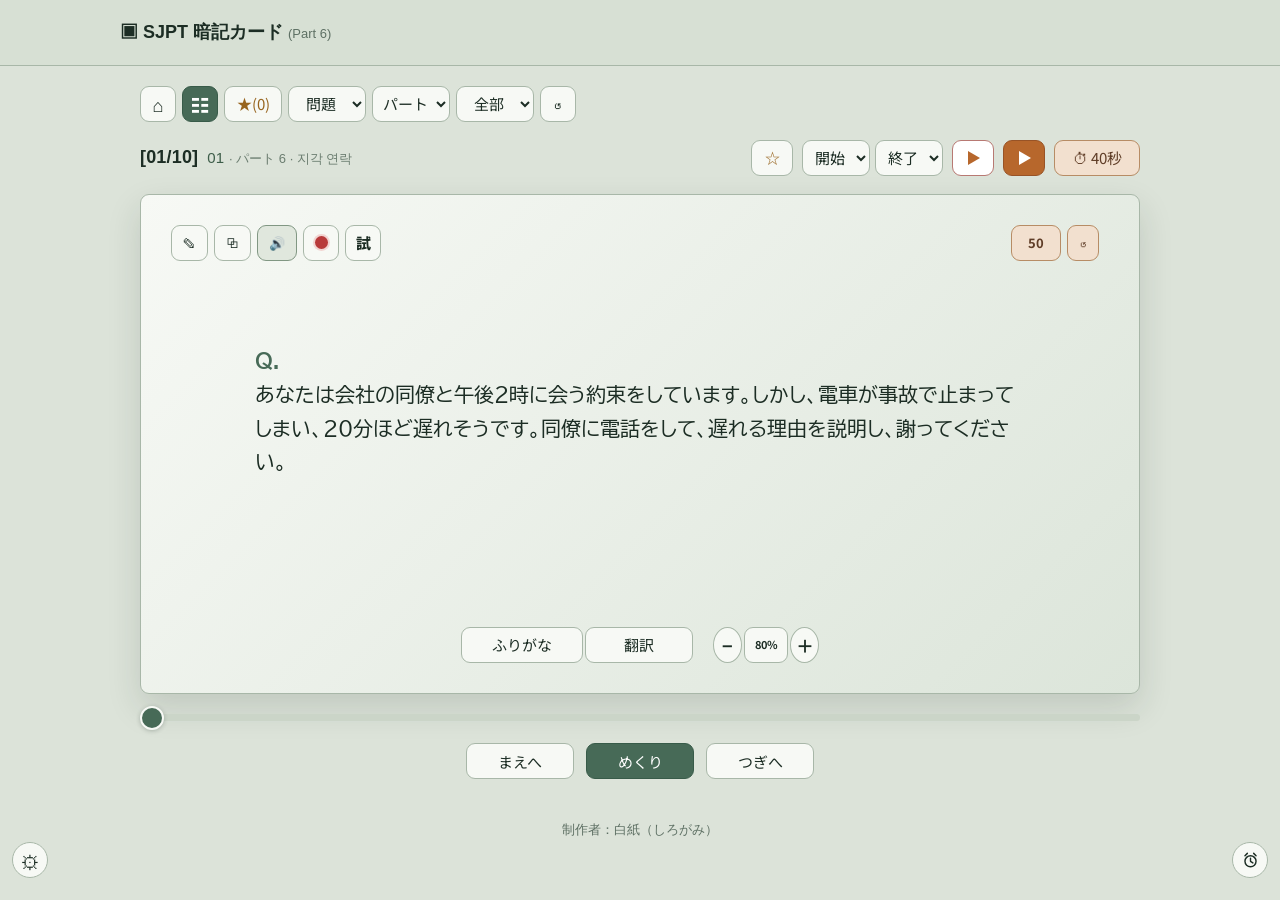
<file: SJPT_Part6_Flashcard.html>
<!doctype html>
<html lang="ko">
<head>
<meta charset="utf-8">
<meta name="viewport" content="width=device-width,initial-scale=1">
<title>SJPT Part 6 暗記カード</title>
<link rel="stylesheet" href="./sjpt-soft-sage.css">
<link rel="icon" type="image/svg+xml" href="./sjpt-favicon.svg">
<style>
:root{color-scheme:dark}*{box-sizing:border-box}body{margin:0;background:#0f172a;color:#f1f5f9;font:17px/1.7 Arial,'Malgun Gothic',sans-serif}header{background:#1e293b;border-bottom:1px solid #334155;padding:17px}header>div,main{max-width:1040px;margin:auto}header>div,.row{display:flex;align-items:center;gap:9px;flex-wrap:wrap}header>div{justify-content:space-between}h1{font-size:18px;margin:0}small,.hint,footer{color:#94a3b8}main{padding:20px}button,input,select,.menuLink{font:15px/1.5 Arial,'Malgun Gothic',sans-serif;border:1px solid #475569;border-radius:9px;padding:9px 12px;color:#f1f5f9;background:#1e293b}button,select,.menuLink{cursor:pointer}.menuLink{text-decoration:none;display:inline-grid;place-items:center;width:34px;height:34px;padding:0;font-size:18px}button:hover,.menuLink:hover{background:#475569}button.active,.primary{background:#4f46e5}.filters{background:#1e293b88;padding:12px;border:1px solid #334155;border-radius:12px}.filters input{flex:1;min-width:210px}.status{justify-content:space-between;margin:18px 0}.badge{color:#a5b4fc}.star{color:#fbbf24}#autoPlay,#star{width:42px;height:42px;padding:0;display:inline-grid;place-items:center}#autoPlay{background:#ea580c;border-color:#fb923c}#timer{min-width:86px;font-variant-numeric:tabular-nums;color:#fed7aa;border-color:#c2410c;background:#7c2d12}#timer.running{color:#fff;background:#dc2626;border-color:#f87171}.rangePicker{display:inline-flex;gap:5px}.rangePicker select{width:68px;padding:8px 4px}.card{border:1px solid #475569;background:linear-gradient(135deg,#1e293b,#162036);border-radius:22px;padding:30px;min-height:430px;box-shadow:0 20px 50px #02061766;cursor:pointer;display:flex;flex-direction:column;gap:20px}.card.back{background:linear-gradient(135deg,#28244c,#0f172a);border-color:#6366f1}.cardTop{display:flex;justify-content:space-between;gap:12px;color:#a5b4fc;font-size:14px}.prompt{font-size:clamp(25px,4vw,38px);line-height:1.75;font-weight:700;margin:auto 0;overflow-wrap:anywhere}.answer{font-size:clamp(19px,2.8vw,27px);line-height:1.9;margin:0;overflow-wrap:anywhere}.korean,.structure{border-top:1px solid #454563;padding-top:16px;margin:0}.korean{color:#cbd5e1}.structure{color:#6ee7b7}.hint{text-align:center;font-size:14px}.progress{height:6px;border-radius:5px;background:#1e293b;margin:18px 0;overflow:hidden}.progress>div{height:100%;background:linear-gradient(90deg,#6366f1,#34d399)}.controls{justify-content:center}.controls button{padding:12px 20px}.help{text-align:center;color:#94a3b8;font-size:14px;margin:20px 0}.listitem{background:#1e293b;border:1px solid #334155;border-radius:14px;padding:20px;margin:14px 0}.listitem h2{font-size:16px;color:#a5b4fc}.listQ,.listA{font-size:18px;line-height:1.9}.empty{text-align:center;padding:60px 20px;color:#94a3b8}footer{text-align:center;padding:20px;font-size:13px}[hidden]{display:none!important}@media(max-width:640px){main{padding:12px}.card{padding:22px 18px;min-height:390px}.status>div:last-child{width:100%;flex-wrap:nowrap;gap:5px}#autoPlay,#star{width:38px;height:38px;flex:0 0 38px}#speak,#timer{padding:8px 7px;white-space:nowrap}#timer{min-width:76px}.rangePicker select{width:54px;padding:8px 3px}.controls button{padding:11px 15px}}
.titlePart{font-size:.72em;font-weight:400;color:#5E7064;white-space:nowrap}
.answer{font-size:clamp(calc(19px + 2pt),calc(2.8vw + 2pt),calc(27px + 2pt))}
.prompt,.answer{font-size:25px;font-weight:400}
.answer ruby,.prompt ruby{ruby-align:center}.answer rt,.prompt rt{font-size:calc(.5em + 2pt);color:#fbbf24;font-weight:600;line-height:1.2}
.status>div:last-child>button,.status>div:last-child .rangePicker select{height:42px}.furiganaToggle{align-self:center;margin-top:auto;padding:7px 14px;font-size:14px;background:#312e81;border-color:#6366f1}
.furiganaToggle.active{background:#4f46e5}
.cardBottom,.controls{display:grid;grid-template-columns:repeat(3,minmax(0,1fr));gap:12px;width:100%;max-width:348px;margin-left:auto;margin-right:auto}.cardBottom{align-items:center;margin-top:auto;min-height:36px}.cardActions{display:contents}.cardActions button,.controls button{width:100%;min-width:0}.cardActions button{height:36px;padding:8px 14px}.cardActions .active{background:#4f46e5}.fontSizeControls{grid-column:3;display:flex;justify-self:end;gap:2px}.fontSizeControls .fontStep{width:29px;min-width:29px;padding:0;border-radius:50%;font-size:18px;font-weight:700}.fontSizeControls .fontReset{width:44px;min-width:44px;padding:0 3px;border-radius:18px;font-size:11px;font-weight:700}.readingControls{display:flex;align-items:center;gap:6px}.copyButton,.readingCounter,.readingReset{padding:5px 11px;font-size:13px;line-height:1.3}.copyButton,.readingCounter,.readingReset{height:36px}.copyButton{color:#e0e7ff;background:#312e81;border-color:#6366f1}.copyButton:hover{background:#4338ca}.readingCounter{min-width:50px;color:#fed7aa;background:#7c2d12;border-color:#c2410c;font-variant-numeric:tabular-nums;font-weight:700}.readingCounter:hover{background:#9a3412}.readingReset{width:32px;padding-left:0;padding-right:0;color:#fed7aa;background:#451a03;border-color:#9a3412}.readingReset:hover{background:#78350f}
#furiganaToggle{width:calc(100% + 14px)}
#koreanToggle{transform:translateX(4px)}
.fontSizeControls{transform:translateX(10px)}
@media(max-width:640px){.status>div:last-child>button,.status>div:last-child .rangePicker select{height:38px}}
.cardTopActions{display:flex;gap:6px}.memoButton{height:36px;padding:5px 11px;font-size:13px;line-height:1.3;color:#d1fae5;background:#064e3b;border-color:#059669}.memoButton:hover{background:#047857}.memoButton.hasMemo{color:#fed7aa;background:#451a03;border-color:#c2410c}.memoModal{position:fixed;inset:0;z-index:200;display:grid;place-items:center;padding:16px;background:#020617bb}.memoDialog{width:min(620px,100%);background:#172033;border:1px solid #475569;border-radius:16px;padding:20px;box-shadow:0 24px 70px #0009}.memoDialog h2{margin:0 0 12px;font-size:18px}.memoDialog textarea{width:100%;min-height:220px;resize:vertical;padding:12px;border:1px solid #475569;border-radius:10px;background:#0f172a;color:#f1f5f9;font:16px/1.6 Arial,'Malgun Gothic',sans-serif}.memoActions{display:flex;gap:8px;flex-wrap:wrap;margin-top:12px}.memoActions .danger{color:#fecaca;border-color:#991b1b;background:#450a0a}.memoActions .spacer{flex:1}.memoSaveState{min-height:24px;margin:8px 0 0;color:#86efac;font-size:13px}.memoModal[hidden]{display:none!important}
.ttsLink{height:36px;display:inline-flex;align-items:center;justify-content:center;padding:5px 11px;border:1px solid #819783;border-radius:9px;background:#E0E7DD;color:#294636;font:13px/1 "Noto Sans JP",sans-serif;text-decoration:none;white-space:nowrap}.ttsLink:hover{background:#CBD8C9}
.recordButton{width:36px;min-width:36px;height:36px;padding:0!important;display:inline-grid;place-items:center;background:#F7F9F5;border-color:#B87973}.recordDot{width:13px;height:13px;border-radius:50%;background:#B83A3A;box-shadow:0 0 0 2px #F2D5D2}.recordButton.recording .recordDot{animation:recordPulse 1s ease-in-out infinite}@keyframes recordPulse{50%{opacity:.35;transform:scale(.82)}}
.mockButton{width:36px;min-width:36px;height:36px;padding:0!important;display:inline-grid;place-items:center;color:#7A3340;background:#F7F9F5;border-color:#B87973;font-weight:800}.mockModal{position:fixed;inset:0;z-index:260;display:grid;place-items:center;padding:16px;background:#1C2D24B8}.mockModal[hidden]{display:none!important}.mockDialog{width:min(430px,100%);max-height:calc(100vh - 24px);overflow-y:auto;padding:18px;border:1px solid #9EAF9F;border-radius:14px;background:#F3F6F1;color:#1C2D24;box-shadow:0 18px 55px #1C2D2466;text-align:center}.mockHeader{display:flex;align-items:center;justify-content:space-between;gap:12px}.mockHeader h2{margin:0;font-size:18px}.mockClose{width:32px;min-width:32px;height:32px!important;padding:0!important}.mockCard{margin:8px 0 0;color:#5E7064;font-size:13px}.mockQuestion{margin:12px 0 0;padding:14px;border:1px solid #B8C5B6;border-radius:9px;background:#E8EEE5;color:#1C2D24;font:400 20px/1.65 "BIZ UDPGothic","Noto Sans JP",sans-serif;text-align:left}.mockPhase{margin:16px 0 4px;color:#476A57;font-size:15px;font-weight:700}.mockClock{font:700 52px/1.15 "Noto Sans JP",sans-serif;color:#1C2D24;font-variant-numeric:tabular-nums}.mockDialog[data-phase="question"] .mockClock{display:none}.mockDialog.isAnswer .mockClock{color:#7A3340}.mockStatus{min-height:23px;margin:10px 0;color:#5E7064;font-size:13px}.mockPreview{width:100%;height:36px;margin:4px 0 10px}.mockActions{display:flex;justify-content:center;gap:8px;flex-wrap:wrap}.mockActions button{min-width:88px}.mockCancel{margin-top:12px;color:#7A3340;background:#F2E0CF;border-color:#B78C65}@media(max-width:420px){.mockDialog{padding:14px}.mockQuestion{padding:11px;font-size:18px}.mockClock{font-size:46px}.mockActions{flex-wrap:nowrap;gap:5px}.mockActions button{min-width:0;flex:1;padding-left:5px;padding-right:5px;font-size:12px}}
.recordPanel{position:fixed;z-index:120;width:min(390px,calc(100vw - 20px));max-height:calc(100vh - 16px);overflow-y:auto;margin:0;padding:8px;border:1px solid #383838;border-radius:14px!important;background:#202020;color:#F4F4F4;box-shadow:0 14px 38px #0008}.recordDialog{position:relative;width:100%;padding-top:2px}.recordHeader{position:absolute;z-index:2;top:3px;right:3px}.recordHeader h2{position:absolute;width:1px;height:1px;padding:0;margin:-1px;overflow:hidden;clip:rect(0,0,0,0);white-space:nowrap;border:0}.recordClose{width:23px;min-width:23px;height:23px!important;padding:0!important;border-color:#555!important;background:#303030!important;color:#DDD!important;font-size:12px}.recordDisplay{height:42px;padding:0 34px 0 12px;border-radius:11px;display:grid;grid-template-columns:minmax(0,1fr) auto;align-items:center;gap:8px;background:#373737;transition:background .2s ease}.recordPanel.isActive .recordDisplay{background:#FFE600}.recordWave{height:10px;opacity:.22;background-image:radial-gradient(circle,#E5E5E5 2px,transparent 2.4px);background-repeat:repeat-x;background-position:left center;background-size:9px 10px}.recordPanel.isActive .recordWave{opacity:1;background-image:radial-gradient(circle,#202020 2px,transparent 2.4px);animation:recordWaveMove .9s linear infinite}@keyframes recordWaveMove{to{background-position:9px center}}.recordTimer{font:500 21px/1 "Noto Sans JP",sans-serif;color:#858585;font-variant-numeric:tabular-nums}.recordPanel.isActive .recordTimer{color:#202020}.recordStatus{min-height:8px;margin:2px 2px 0;color:#BDBDBD;font-size:9px;text-align:center}.recordControls{display:grid;grid-template-columns:repeat(3,1fr);align-items:center;min-height:36px}#recordModal .recordControls button{justify-self:center;width:20px!important;min-width:20px;height:20px!important;padding:0!important;border:0!important;border-radius:50%!important;display:grid;place-items:center}#recordModal .recordControls button[hidden]{display:none!important}#recordModal .recordStart{grid-column:2;transform:translateY(-5px);background:#3B3B3B!important;box-shadow:0 0 0 3px #303030}.recordCore{width:12px;height:12px;border-radius:50%;background:#FF7048}#recordModal .recordStop{grid-column:2;background:#3B3B3B!important;box-shadow:0 0 0 3px #303030}.recordStopIcon{width:9px;height:9px;border-radius:2px;background:#E8E8E8}#recordModal .recordPause{grid-column:3;background:#FFE600!important}.recordPauseIcon{display:block;width:10px;height:12px;position:relative}.recordPauseIcon::before,.recordPauseIcon::after{content:"";position:absolute;top:1px;width:3px;height:10px;border-radius:1px;background:#202020}.recordPauseIcon::before{left:1px}.recordPauseIcon::after{right:1px}.recordPanel.isPaused .recordPauseIcon::before{left:2px;top:1px;width:0;height:0;border-top:5px solid transparent;border-bottom:5px solid transparent;border-left:8px solid #202020;border-radius:0;background:transparent}.recordPanel.isPaused .recordPauseIcon::after{display:none}.recordPreview{width:100%;height:30px;margin:0 0 5px;filter:invert(.88) hue-rotate(180deg)}.recordFileInfo{padding-top:5px;border-top:1px solid #3E3E3E}.recordFileText{display:grid;grid-template-columns:minmax(0,1fr) auto;gap:6px;align-items:center;color:#AAA;font-size:8px}.recordFileName{overflow:hidden;text-overflow:ellipsis;white-space:nowrap}.recordFileActions{display:flex;justify-content:flex-end;gap:5px;margin-top:5px}#recordModal .recordFileActions button{height:27px!important;padding:0 8px;font-size:8px;background:#383838!important;color:#EEE!important;border-color:#555!important}#recordModal .recordFileActions .recordDelete{color:#FFAAA0!important}@media(max-width:420px){.recordPanel{width:calc(100vw - 16px);padding:7px}.recordDisplay{height:40px}.recordControls{min-height:34px}}
.headerNav{gap:6px;flex-wrap:nowrap}.headerNav .menuLink,.headerNav button{height:36px;display:inline-flex;align-items:center;justify-content:center;line-height:1;padding:0 12px}.headerNav .menuLink,.headerNav #cardsMode{width:36px;min-width:36px;flex:0 0 36px;padding:0}.headerNav #listMode{min-width:58px}.headerNav #starFilter{min-width:58px}
#listMode{display:none!important}
#cardsMode{font-size:18px}
.filters{flex-wrap:nowrap!important;gap:6px!important;align-items:center}.filters .menuLink,.filters #cardsMode,.filters #reset{width:36px;min-width:36px;flex:0 0 36px;padding:0}.filters #starFilter{width:58px;min-width:58px;flex:0 0 58px;padding:0}.filters #round,.filters #part,.filters #faceSelect{width:70px;min-width:0;max-width:78px;flex:1 1 70px;padding-left:4px;padding-right:4px}
@media(max-width:640px){.memoActions{flex-wrap:nowrap;gap:5px}.memoActions button{flex:1 1 0;min-width:0;padding:7px 5px;font-size:12px;white-space:nowrap}.memoActions .spacer{display:none}}
@media(max-width:640px){header>div{justify-content:space-between;text-align:left;flex-wrap:nowrap;align-items:flex-start}header>div>div{min-width:0}.headerNav{width:auto;margin-left:auto;justify-content:flex-end;flex:0 0 auto;align-self:flex-end}.headerNav .menuLink,.headerNav button{height:36px}}
/* Soft sage theme preview */
:root{color-scheme:light}
body{background:#DCE3D9;color:#1C2D24}
header{background:#D7E0D4;border-bottom-color:#B7C4B7}
small,.hint,footer,.help{color:#5E7064}
button,input,select,.menuLink{color:#1C2D24;background:#F7F9F5;border-color:#A8B7A8}
button:hover,.menuLink:hover{background:#D7E0D4}
button.active,.primary{color:#fff;background:#476A57;border-color:#385B49}
.filters{background:transparent!important;border:0!important;padding:0!important;border-radius:0!important}
input::placeholder{color:#78877D}
.badge,.cardTop{color:#56705F}
.star{color:#98651F}
.star.isFavorite,#starFilter.active{color:#6E452E!important;background:#F2DFD0!important;border-color:#C49A79!important}
#autoPlay{color:#fff;background:#B7672C;border-color:#985326}
#autoPlay:hover{background:#9E5727}
#timer{color:#6E452E;background:#F2DFD0;border-color:#C49A79}
#timer.running{color:#fff;background:#A94C42;border-color:#8F3D36}
.card{color:#1C2D24;background:linear-gradient(135deg,#FBFCFA,#DCE5DA);border-color:#A8B7A8;box-shadow:0 20px 50px #1C2D2424}
.card.back{background:linear-gradient(135deg,#F0F4ED,#CFDCCF);border-color:#66806D}
.korean,.structure{border-top-color:#B8C5B8}
.korean{color:#475A4D}
.structure{color:#2F6B4F}
.answer rt,.prompt rt{color:#8A5A21}
.progress{background:#CBD5C8}
.progress>div{background:linear-gradient(90deg,#476A57,#A47A4D)}
.sliderWrap{position:relative;margin:18px 0;padding-top:8px}.cardSlider{-webkit-appearance:none;appearance:none;width:100%;height:26px!important;min-height:26px!important;margin:0;padding:0!important;background:transparent!important;border:0!important;cursor:pointer}.cardSlider::-webkit-slider-runnable-track{height:7px;background:#CBD5C8;border-radius:999px}.cardSlider::-webkit-slider-thumb{-webkit-appearance:none;appearance:none;width:24px;height:24px;margin-top:-8.5px;border:2px solid #F7F9F5;border-radius:50%;background:#476A57;box-shadow:0 1px 4px #1C2D2440}.cardSlider::-moz-range-track{height:7px;background:#CBD5C8;border:0;border-radius:999px}.cardSlider::-moz-range-progress{height:7px;background:#476A57;border-radius:999px}.cardSlider::-moz-range-thumb{width:22px;height:22px;border:2px solid #F7F9F5;border-radius:50%;background:#476A57;box-shadow:0 1px 4px #1C2D2440}.cardSlider:focus-visible{outline:3px solid #476A57!important;outline-offset:3px}.sliderValue{position:absolute;top:-19px;left:var(--slider-position,0%);transform:translateX(-50%);min-width:45px;padding:2px 6px;border:1px solid #A8B7A8;border-radius:7px;background:#F7F9F5;color:#476A57;font:600 11px/1.4 "Noto Sans JP",sans-serif;text-align:center;pointer-events:none;white-space:nowrap;opacity:0;transition:opacity .12s}.sliderWrap.isAdjusting .sliderValue{opacity:1}
.card.transitionNext{animation:cardNext .5s cubic-bezier(.22,.75,.28,1)}.card.transitionPrev{animation:cardPrev .5s cubic-bezier(.22,.75,.28,1)}.card.transitionBack{animation:cardBack .5s ease-out}.card.transitionFront{animation:cardFront .5s ease-out}@keyframes cardNext{from{opacity:.2;transform:translateX(30px) scale(.985)}to{opacity:1;transform:translateX(0) scale(1)}}@keyframes cardPrev{from{opacity:.2;transform:translateX(-30px) scale(.985)}to{opacity:1;transform:translateX(0) scale(1)}}@keyframes cardBack{from{opacity:.25;transform:perspective(900px) rotateY(8deg) scale(.98)}to{opacity:1;transform:perspective(900px) rotateY(0) scale(1)}}@keyframes cardFront{from{opacity:.25;transform:perspective(900px) rotateY(-8deg) scale(.98)}to{opacity:1;transform:perspective(900px) rotateY(0) scale(1)}}@media(prefers-reduced-motion:reduce){.card.transitionNext,.card.transitionPrev,.card.transitionBack,.card.transitionFront{animation:none}}
.card{touch-action:pan-y}
.shortcutHelpButton{position:fixed;right:12px;bottom:22px;z-index:120;width:36px!important;min-width:36px!important;border-radius:50%!important;padding:0!important;font-weight:700}.shortcutModal{position:fixed;inset:0;z-index:220;display:grid;place-items:center;padding:16px;background:#1C2D2499}.shortcutDialog{width:min(360px,100%);padding:20px;border:1px solid #9EAF9F;border-radius:16px;background:#F7F9F5;color:#1C2D24;box-shadow:0 24px 70px #1C2D2450}.shortcutDialog h2{margin:0 0 12px;font-size:18px}.shortcutDialog dl{display:grid;grid-template-columns:72px 1fr;gap:9px;margin:0 0 16px}.shortcutDialog dt{font-weight:700;color:#476A57}.shortcutDialog dd{margin:0}.shortcutModal[hidden]{display:none!important}
.statsButton{position:fixed;left:12px;bottom:22px;z-index:120;width:36px!important;min-width:36px!important;border-radius:50%!important;padding:0!important;display:grid;place-items:center}.statsButton svg{width:18px;height:18px;fill:#476A57}.statsGrid{display:grid;grid-template-columns:1fr auto;gap:9px 16px;margin:0 0 14px}.statsGrid dt{color:#5E7064}.statsGrid dd{margin:0;color:#1C2D24;font-weight:700;text-align:right}.statsProgress{height:7px;margin:4px 0 18px;overflow:hidden;border-radius:999px;background:#CBD5C8}.statsProgress div{height:100%;width:0;border-radius:inherit;background:linear-gradient(90deg,#476A57,#A47A4D);transition:width .25s ease}.statsDialog .primary{width:100%}.settingsButton{font-size:19px;line-height:1;color:#476A57}.settingsDialog{width:min(410px,100%)}.settingsForm{display:grid;gap:10px}.settingsField{display:grid;grid-template-columns:minmax(0,1fr) 138px;align-items:center;gap:12px}.settingsField label{color:#476A57;font-weight:700}.settingsField input[type=number],.settingsField select{width:100%;height:38px;background:#fff;color:#1C2D24;border-color:#9EAF9F}.settingsCheck{display:flex;align-items:center;justify-content:space-between;gap:12px;color:#476A57;font-weight:700}.settingsCheck input{width:20px;height:20px}.settingsData{width:100%;margin-top:4px;color:#294636;background:#D5E6D8;border-color:#73927A}.settingsClose{width:100%;margin-top:12px}@media(max-width:420px){.settingsField{grid-template-columns:minmax(0,1fr) 118px}}
.alarmButton svg{width:19px;height:19px;fill:none;stroke:currentColor;stroke-width:1.8;stroke-linecap:round;stroke-linejoin:round}.alarmDialog{width:min(420px,100%)}.alarmForm{display:grid;gap:12px}.alarmField{display:grid;grid-template-columns:1fr 150px;align-items:center;gap:12px}.alarmField label{color:#476A57;font-weight:700}.alarmField input{width:100%;height:40px;background:#fff;color:#1C2D24;border-color:#9EAF9F}.alarmControls{display:grid;grid-template-columns:repeat(3,minmax(0,1fr));gap:7px;margin-top:2px}.alarmControls button{height:42px;padding:0 7px;font-size:12px;line-height:1.25}.alarmStart{color:#274636;background:#D5E6D8;border-color:#73927A}.alarmReserve{color:#5F3D27;background:#F2E0CF;border-color:#B78C65}.alarmStop{color:#7B302B;background:#F5DDDA;border-color:#B87973}.alarmStatus{min-height:54px;margin:2px 0 0;padding:10px 12px;border:1px solid #B8C5B8;border-radius:9px;background:#EEF3EB;color:#294636;font-size:13px;line-height:1.5}.alarmNote{margin:0;color:#6B7D70;font-size:11px;line-height:1.45}.alarmDialog>.primary{width:100%;margin-top:14px}@media(max-width:420px){.alarmField{grid-template-columns:1fr 118px}.alarmControls{gap:5px}.alarmControls button{padding:0 4px;font-size:11px}}
@media(max-width:400px){.filters{gap:3px!important}.filters .menuLink,.filters #cardsMode,.filters #reset{width:34px;min-width:34px;flex-basis:34px}.filters #starFilter{width:50px;min-width:50px;flex-basis:50px}.filters #round,.filters #part,.filters #faceSelect{width:55px;max-width:64px;flex-basis:55px;padding-left:1px!important;padding-right:1px!important;font-size:12px!important}}
.listitem{background:#F7F9F5;border-color:#B8C5B8}
.listitem h2{color:#476A57}
.furiganaToggle{color:#274636;background:#DDE5DA;border-color:#879E8A}
.furiganaToggle.active,.cardActions .active{color:#fff;background:#476A57;border-color:#385B49}
.copyButton{color:#294636;background:#E0E7DD;border-color:#819783}
.copyButton:hover{background:#CBD8C9}
.memoButton{color:#244631;background:#D5E6D8;border-color:#73927A}
.memoButton:hover{background:#ABC9B0}
.memoButton.hasMemo{color:#5F3D27;background:#F2E0CF;border-color:#B78C65}
.readingCounter{color:#5F3D27;background:#F2E0CF;border-color:#B78C65}
.readingCounter:hover{background:#E4C9AF}
.readingReset{color:#5F3D27;background:#E8D7C4;border-color:#B78C65}
.readingReset:hover{background:#D9BFA4}
/* Unified states, readable text width, and Q/A distinction */
#autoPlay{color:#1C2D24;background:#F7F9F5;border-color:#A8B7A8}
#autoPlay:hover{background:#D7E0D4}
#autoPlay.active,#cardsMode.active,.furiganaToggle.active,.cardActions .active{color:#fff;background:#476A57;border-color:#385B49}
.star.isFavorite,#starFilter.active,#timer,.readingCounter,.readingReset{color:#5F3D27!important;background:#F2E0CF!important;border-color:#B78C65!important}
#timer.running{color:#fff!important;background:#A65F2C!important;border-color:#8D4C22!important}
.prompt,.answer,.korean{width:100%;max-width:760px;margin-left:auto;margin-right:auto}
.prompt::first-letter{color:#476A57;font-weight:700}
.answer::first-letter{color:#A65F2C;font-weight:700}
#count{color:#1C2D24;font-size:18px;font-weight:700;letter-spacing:.01em}
#tag{display:inline-flex;align-items:baseline;gap:5px;background:transparent!important;padding:0!important}
.statusCode{color:#3D5D49;font-size:15px;font-weight:500}
.statusMeta{color:#6B7D70;font-size:13px;font-weight:400}
.memoModal{background:#1C2D2499}
.memoDialog{color:#1C2D24;background:#F7F9F5;border-color:#9EAF9F;box-shadow:0 24px 70px #1C2D2450}
.memoDialog textarea{color:#1C2D24;background:#fff;border-color:#9EAF9F}
.memoDifficulty{display:flex;align-items:center;justify-content:space-between;gap:12px;margin-top:12px}.memoDifficulty label{color:#476A57;font-weight:700}.memoDifficulty select{width:118px;height:36px;padding:0 8px}.memoDifficulty select.easy{color:#274636;background:#D5E6D8;border-color:#73927A}.memoDifficulty select.normal{color:#5F3D27;background:#F2E0CF;border-color:#B78C65}.memoDifficulty select.hard{color:#7B302B;background:#F5DDDA;border-color:#B87973}
.memoActions .danger{color:#7B302B;background:#F5DDDA;border-color:#B87973}
.memoSaveState{color:#2F6B4F}
button:not(.fontStep):not(.shortcutHelpButton):not(.statsButton),input,select,textarea,.menuLink,.ttsLink{border-radius:9px!important}
.card{height:500px;min-height:500px;max-height:500px;overflow-y:auto;overscroll-behavior:contain;scrollbar-gutter:stable;border-radius:9px}
.card::-webkit-scrollbar{width:7px}.card::-webkit-scrollbar-track{background:transparent}.card::-webkit-scrollbar-thumb{border-radius:9px;background:#A8B7A8}.card{scrollbar-width:thin;scrollbar-color:#A8B7A8 transparent}
#cardView .sliderWrap{margin:6px 0 3px;padding-top:5px}
.card.difficultyNormal{border-color:#C49A57!important;box-shadow:0 20px 50px #8F6A3030}.card.difficultyHard{border-color:#B7672C!important;box-shadow:0 20px 50px #B7672C35}
#autoPlay{color:#B7672C!important;background:#fff!important;border-color:#B87973!important;font-size:0}#autoPlay::before{content:'';width:0;height:0;border-top:7px solid transparent;border-bottom:7px solid transparent;border-left:12px solid #B7672C;transform:translateX(1px)}#autoPlay:hover{background:#fff!important;border-color:#985326!important}#autoPlay:hover::before{border-left-color:#9E5727}#autoPlay.active::before{width:11px;height:11px;border:0;background:#B7672C;transform:none}#singlePlay{width:42px;height:42px;padding:0;display:inline-grid;place-items:center;color:#fff!important;background:#B7672C!important;border-color:#985326!important;font-size:0;font-weight:700}#singlePlay::before{content:'';width:0;height:0;border-top:7px solid transparent;border-bottom:7px solid transparent;border-left:12px solid #fff;transform:translateX(1px)}#singlePlay:hover,#singlePlay.active{color:#fff!important;background:#9E5727!important;border-color:#88491F!important}#singlePlay:hover::before{border-left-color:#fff}#singlePlay.active::before{width:11px;height:11px;border:0;background:#fff;transform:none}@media(max-width:640px){#singlePlay{width:38px;height:38px;flex:0 0 38px}}
</style>
<style>.card .prompt,.card .answer,.card .korean,.listQ,.listA,.listitem .korean,.mockQuestion{white-space:pre-line}</style><style>
.part6Expressions{margin:8px 0;font-size:.9rem;line-height:1.5}
.part6Expressions dl{margin:4px 0}
.part6Expressions dt{font-weight:600}
.part6Expressions dd{margin:0 0 8px}
</style></head>
<body>
<header><div><div><h1>▣ SJPT 暗記カード <span class="titlePart">(Part 6)</span></h1></div></div></header>
<main>
<section class="row filters"><input id="search" aria-label="검색" placeholder="질문, 답변, 한국어, 주제 검색…"><button id="clear">削除</button><a class="menuLink" href="./index.html" aria-label="SJPT 学習メニューへ戻る">⌂</a><button id="cardsMode" class="active" aria-label="リスト表示に切り替える" title="リスト表示に切り替える">☷</button><button id="listMode" aria-hidden="true" tabindex="-1">リスト</button><button id="starFilter" class="star">★ (0)</button><select id="round" aria-label="問題選択"><option value="">問題</option></select><select id="part" aria-label="パート選択"><option value="">パート</option><option value="6">パート6</option></select><select id="faceSelect" aria-label="自動再生する面"><option value="all">全部</option><option value="front">質問</option><option value="back">回答</option></select><button id="reset" aria-label="絞り込みと順番をリセット" title="絞り込みと順番をリセット">↺</button></section>
<div class="row status"><div class="row"><strong id="count"></strong><span id="tag" class="badge"></span></div><div class="row"><button id="star" class="star" aria-label="この問題をお気に入りに追加">☆</button><div class="rangePicker" aria-label="繰り返し再生範囲"><select id="rangeStart" aria-label="再生開始カード"></select><select id="rangeEnd" aria-label="再生終了カード"></select></div><button id="autoPlay" aria-label="範囲を自動再生" title="範囲を自動再生">▶</button><button id="singlePlay" aria-label="現在のカードだけ再生" title="現在のカードだけ再生">▶</button><button id="timer" type="button" aria-label="この問題の回答タイマーを開始">⏱ 25秒</button></div></div>
<p id="message" role="status"></p><audio id="ttsAudio" preload="auto" hidden></audio>
<div id="memoModal" class="memoModal" hidden><section class="memoDialog" role="dialog" aria-modal="true" aria-labelledby="memoTitle"><h2 id="memoTitle">メモ</h2><textarea id="memoText" aria-label="カードのメモ" placeholder="このカードのメモを入力してください。"></textarea><div class="memoDifficulty"><label for="memoDifficulty">難易度</label><select id="memoDifficulty"><option value="">未設定</option><option value="easy">易しい</option><option value="normal">普通</option><option value="hard">難しい</option></select></div><p id="memoSaveState" class="memoSaveState" role="status"></p><div class="memoActions"><button id="memoDelete" class="danger" type="button">削除</button><button id="memoExport" type="button">書き出し</button><button id="memoImport" type="button">読み込み</button><span class="spacer"></span><button id="memoClose" class="primary" type="button">閉じる</button></div><input id="memoFile" type="file" accept="application/json,.json" hidden></section></div>
<div id="recordModal" class="recordPanel" hidden><section class="recordDialog" role="dialog" aria-modal="false" aria-labelledby="recordTitle"><div class="recordHeader"><h2 id="recordTitle">録音</h2><button id="recordClose" class="recordClose" type="button" aria-label="録音パネルを閉じる">×</button></div><div class="recordDisplay"><div class="recordWave" aria-hidden="true"></div><span id="recordTimer" class="recordTimer">00:00</span></div><p id="recordStatus" class="recordStatus" role="status"></p><div class="recordControls"><button id="recordStart" class="recordStart" type="button" aria-label="録音開始"><span class="recordCore" aria-hidden="true"></span></button><button id="recordStop" class="recordStop" type="button" aria-label="録音停止" hidden disabled><span class="recordStopIcon" aria-hidden="true"></span></button><button id="recordPause" class="recordPause" type="button" aria-label="一時停止" hidden disabled><span class="recordPauseIcon" aria-hidden="true"></span></button></div><audio id="recordPreview" class="recordPreview" controls hidden></audio><div id="recordFileInfo" class="recordFileInfo" hidden><div class="recordFileText"><span id="recordFileName" class="recordFileName"></span><span id="recordFileMeta"></span></div><div class="recordFileActions"><button id="recordDownload" type="button">ダウンロード</button><button id="recordDeleteOne" class="recordDelete" type="button">削除</button></div></div></section></div>
<div id="mockModal" class="mockModal" hidden><section id="mockDialog" class="mockDialog" role="dialog" aria-modal="true" aria-labelledby="mockTitle"><div class="mockHeader"><h2 id="mockTitle">模擬テスト</h2><button id="mockClose" class="mockClose" type="button" aria-label="模擬テストを閉じる">×</button></div><p id="mockCard" class="mockCard"></p><div id="mockQuestion" class="mockQuestion" lang="ja"></div><p id="mockPhase" class="mockPhase">マイクを確認しています</p><div id="mockClock" class="mockClock">00:00</div><p id="mockStatus" class="mockStatus" role="status"></p><audio id="mockPreview" class="mockPreview" hidden></audio><div id="mockResultActions" class="mockActions" hidden><button id="mockPlay" type="button">▶ 再生</button><button id="mockRetry" type="button">再録音</button><button id="mockDownload" type="button">ダウンロード</button></div><button id="mockCancel" class="mockCancel" type="button">中止</button></section></div>
<section id="cardView"><div id="card" class="card" role="button" tabindex="0" aria-label="카드 뒤집기"></div><div class="progress" hidden><div id="progress"></div></div><div class="sliderWrap"><output id="sliderValue" class="sliderValue" for="cardSlider">01/10</output><input id="cardSlider" class="cardSlider" type="range" min="1" max="10" value="1" step="1" aria-label="カードを選択"></div><div class="row controls"><button id="prev">まえへ</button><button id="flip" class="primary">めくり</button><button id="next">つぎへ</button></div></section>
<section id="listView" hidden></section><div id="empty" class="empty" hidden>조건에 맞는 문항이 없습니다.</div>
</main><button id="settingsButton" class="statsButton settingsButton" type="button" aria-label="設定を開く" title="設定"><span aria-hidden="true">⚙</span></button><div id="settingsModal" class="shortcutModal" hidden><section class="shortcutDialog settingsDialog" role="dialog" aria-modal="true" aria-labelledby="settingsTitle"><h2 id="settingsTitle">設定</h2><div class="settingsForm"><div class="settingsField"><label for="settingRepeat">繰り返し回数</label><input id="settingRepeat" type="number" min="1" max="10" step="1" inputmode="numeric"></div><div class="settingsField"><label for="settingDelay">再生間隔（秒）</label><input id="settingDelay" type="number" min="0" max="10" step="1" inputmode="numeric"></div><div class="settingsField"><label for="settingRate">音声速度</label><select id="settingRate"><option value="0.7">ゆっくり</option><option value="0.85">標準</option><option value="1">速め</option><option value="1.15">もっと速く</option></select></div><div class="settingsField"><label for="settingFace">既定の表示</label><select id="settingFace"><option value="all">全部</option><option value="front">質問</option><option value="back">回答</option></select></div><label class="settingsCheck" for="settingFurigana"><span>ふりがなを表示</span><input id="settingFurigana" type="checkbox"></label><label class="settingsCheck" for="settingTranslation"><span>翻訳を表示</span><input id="settingTranslation" type="checkbox"></label><button id="settingsStats" class="settingsData" type="button">学習データ</button></div><button id="settingsClose" class="primary settingsClose" type="button">閉じる</button></section></div><div id="statsModal" class="shortcutModal" hidden><section class="shortcutDialog statsDialog" role="dialog" aria-modal="true" aria-labelledby="statsTitle"><h2 id="statsTitle">学習データ</h2><dl class="statsGrid"><dt>学習位置</dt><dd id="statsPosition">—</dd><dt>お気に入り</dt><dd id="statsFavorites">0</dd><dt>メモ</dt><dd id="statsMemos">0</dd><dt>音読</dt><dd id="statsReading">0 / 50</dd><dt>本文サイズ</dt><dd id="statsFont">80%</dd><dt>表示</dt><dd id="statsFace">質問</dd></dl><div class="statsProgress" aria-hidden="true"><div id="statsProgressBar"></div></div><button id="statsClose" class="primary" type="button">閉じる</button></section></div><button id="alarmButton" class="shortcutHelpButton alarmButton" type="button" aria-label="学習アラームを設定" title="学習アラーム"><svg viewBox="0 0 24 24" aria-hidden="true"><circle cx="12" cy="13" r="7"/><path d="M12 9v4l3 2M8 3 5 6M16 3l3 3"/></svg></button><div id="alarmModal" class="shortcutModal" hidden><section class="shortcutDialog alarmDialog" role="dialog" aria-modal="true" aria-labelledby="alarmTitle"><h2 id="alarmTitle">SJPT 学習アラーム</h2><div class="alarmForm"><div class="alarmField"><label for="alarmMinutes">繰り返し（分）</label><input id="alarmMinutes" type="number" min="1" step="1" inputmode="numeric" value="30"></div><div class="alarmField"><label for="alarmTime">毎日の時刻</label><input id="alarmTime" type="time" value="09:00"></div><div class="alarmControls"><button id="alarmIntervalStart" class="alarmStart" type="button">周期アラーム開始</button><button id="alarmDailyStart" class="alarmReserve" type="button">時刻アラーム予約</button><button id="alarmStop" class="alarmStop" type="button">アラーム停止</button></div><p id="alarmStatus" class="alarmStatus" role="status">停止中です。</p><p class="alarmNote">※ HTTPS環境で通知を許可してください。ブラウザや端末が完全終了・強制休止された場合、フロントエンドだけでは通知時刻を保証できません。</p></div><button id="alarmClose" class="primary" type="button">閉じる</button></section></div><button id="shortcutHelp" class="shortcutHelpButton" type="button" hidden aria-hidden="true" tabindex="-1">?</button><div id="shortcutModal" class="shortcutModal" hidden><section class="shortcutDialog" role="dialog" aria-modal="true" aria-labelledby="shortcutTitle"><h2 id="shortcutTitle">キーボード操作</h2><dl><dt>← / →</dt><dd>まえへ・つぎへ</dd><dt>↑ / ↓</dt><dd>ふりがな・翻訳</dd><dt>Space</dt><dd>カードをめくる</dd><dt>Esc</dt><dd>画面を閉じる</dd></dl><button id="shortcutClose" class="primary" type="button">閉じる</button></section></div><footer>制作者：白紙（しろがみ）</footer>
<script>
const QUESTION_RUBY={"1": "あなたは<ruby>会社<rt>かいしゃ</rt></ruby>の<ruby>同僚<rt>どうりょう</rt></ruby>と<ruby>午後<rt>ごご</rt></ruby><ruby>2時<rt>にじ</rt></ruby>に<ruby>会<rt>あ</rt></ruby>う<ruby>約束<rt>やくそく</rt></ruby>をしています。しかし、<ruby>電車<rt>でんしゃ</rt></ruby>が<ruby>事故<rt>じこ</rt></ruby>で<ruby>止<rt>と</rt></ruby>まってしまい、<ruby>20分<rt>にじゅっぷん</rt></ruby>ほど<ruby>遅<rt>おく</rt></ruby>れそうです。<ruby>同僚<rt>どうりょう</rt></ruby>に<ruby>電話<rt>でんわ</rt></ruby>をして、<ruby>遅<rt>おく</rt></ruby>れる<ruby>理由<rt>りゆう</rt></ruby>を<ruby>説明<rt>せつめい</rt></ruby>し、<ruby>謝<rt>あやま</rt></ruby>ってください。", "2": "あなたはホテルに<ruby>泊<rt>と</rt></ruby>まっています。<ruby>部屋<rt>へや</rt></ruby>のエアコンをつけましたが、<ruby>冷<rt>つめ</rt></ruby>たい<ruby>風<rt>かぜ</rt></ruby>が<ruby>出<rt>で</rt></ruby>ません。<ruby>何度<rt>なんど</rt></ruby>か<ruby>確認<rt>かくにん</rt></ruby>しても<ruby>直<rt>なお</rt></ruby>りませんでした。フロントの<ruby>人<rt>ひと</rt></ruby>に<ruby>状況<rt>じょうきょう</rt></ruby>を<ruby>説明<rt>せつめい</rt></ruby>し、<ruby>別<rt>べつ</rt></ruby>の<ruby>部屋<rt>へや</rt></ruby>に<ruby>変<rt>か</rt></ruby>えてもらえるように<ruby>頼<rt>たの</rt></ruby>んでください。", "3": "あなたは<ruby>先週<rt>せんしゅう</rt></ruby>、ある<ruby>店<rt>みせ</rt></ruby>のオンラインショップで<ruby>靴<rt>くつ</rt></ruby>を<ruby>買<rt>か</rt></ruby>いました。しかし、サイズが<ruby>大<rt>おお</rt></ruby>きすぎて<ruby>履<rt>は</rt></ruby>きにくいため、その<ruby>店<rt>みせ</rt></ruby>に<ruby>相談<rt>そうだん</rt></ruby>に<ruby>来<rt>き</rt></ruby>ました。<ruby>店員<rt>てんいん</rt></ruby>に<ruby>事情<rt>じじょう</rt></ruby>を<ruby>説明<rt>せつめい</rt></ruby>し、ワンサイズ<ruby>小<rt>ちい</rt></ruby>さい<ruby>靴<rt>くつ</rt></ruby>に<ruby>交換<rt>こうかん</rt></ruby>してもらえるように<ruby>頼<rt>たの</rt></ruby>んでください。", "4": "あなたは<ruby>大学<rt>だいがく</rt></ruby>の<ruby>授業<rt>じゅぎょう</rt></ruby>で<ruby>課題<rt>かだい</rt></ruby>を<ruby>出<rt>だ</rt></ruby>されています。しかし、<ruby>急<rt>きゅう</rt></ruby>に<ruby>体調<rt>たいちょう</rt></ruby>を<ruby>崩<rt>くず</rt></ruby>してしまい、<ruby>締<rt>し</rt></ruby>め<ruby>切<rt>き</rt></ruby>りまでに<ruby>提出<rt>ていしゅつ</rt></ruby>できそうにありません。<ruby>先生<rt>せんせい</rt></ruby>に<ruby>事情<rt>じじょう</rt></ruby>を<ruby>説明<rt>せつめい</rt></ruby>して<ruby>謝<rt>あやま</rt></ruby>り、<ruby>提出期限<rt>ていしゅつきげん</rt></ruby>を<ruby>二日<rt>ふつか</rt></ruby>ほど<ruby>延<rt>の</rt></ruby>ばしてもらえるように<ruby>頼<rt>たの</rt></ruby>んでください。", "5": "あなたは<ruby>今日<rt>きょう</rt></ruby>の<ruby>午前中<rt>ごぜんちゅう</rt></ruby>に<ruby>駅<rt>えき</rt></ruby>を<ruby>利用<rt>りよう</rt></ruby>しました。その<ruby>後<rt>あと</rt></ruby>、<ruby>財布<rt>さいふ</rt></ruby>がないことに<ruby>気<rt>き</rt></ruby>がつきました。<ruby>財布<rt>さいふ</rt></ruby>は<ruby>黒<rt>くろ</rt></ruby>く、<ruby>中<rt>なか</rt></ruby>には<ruby>身分証明書<rt>みぶんしょうめいしょ</rt></ruby>が<ruby>入<rt>はい</rt></ruby>っています。<ruby>駅員<rt>えきいん</rt></ruby>に<ruby>事情<rt>じじょう</rt></ruby>を<ruby>説明<rt>せつめい</rt></ruby>し、<ruby>財布<rt>さいふ</rt></ruby>が<ruby>届<rt>とど</rt></ruby>いていないか<ruby>調<rt>しら</rt></ruby>べてもらってください。", "6": "あなたは<ruby>取引先<rt>とりひきさき</rt></ruby>の<ruby>担当者<rt>たんとうしゃ</rt></ruby>と<ruby>打<rt>う</rt></ruby>ち<ruby>合<rt>あ</rt></ruby>わせをする<ruby>予定<rt>よてい</rt></ruby>です。しかし、<ruby>急<rt>きゅう</rt></ruby>な<ruby>社内会議<rt>しゃないかいぎ</rt></ruby>が<ruby>入<rt>はい</rt></ruby>り、<ruby>約束<rt>やくそく</rt></ruby>の<ruby>時間<rt>じかん</rt></ruby>に<ruby>行<rt>い</rt></ruby>けなくなりました。<ruby>担当者<rt>たんとうしゃ</rt></ruby>に<ruby>電話<rt>でんわ</rt></ruby>をして<ruby>事情<rt>じじょう</rt></ruby>を<ruby>説明<rt>せつめい</rt></ruby>し、<ruby>来週<rt>らいしゅう</rt></ruby>の<ruby>火曜日<rt>かようび</rt></ruby>の<ruby>午後<rt>ごご</rt></ruby>に<ruby>変更<rt>へんこう</rt></ruby>できないか<ruby>相談<rt>そうだん</rt></ruby>してください。", "7": "あなたは<ruby>先日<rt>せんじつ</rt></ruby><ruby>買<rt>か</rt></ruby>った<ruby>商品<rt>しょうひん</rt></ruby>の<ruby>電源<rt>でんげん</rt></ruby>を<ruby>入<rt>い</rt></ruby>れましたが、<ruby>全<rt>まった</rt></ruby>く<ruby>動<rt>うご</rt></ruby>きませんでした。<ruby>説明書<rt>せつめいしょ</rt></ruby>を<ruby>読<rt>よ</rt></ruby>んで<ruby>確認<rt>かくにん</rt></ruby>しても、<ruby>使<rt>つか</rt></ruby>えません。サービスセンターの<ruby>人<rt>ひと</rt></ruby>に<ruby>状況<rt>じょうきょう</rt></ruby>を<ruby>説明<rt>せつめい</rt></ruby>し、<ruby>交換<rt>こうかん</rt></ruby>ではなく<ruby>返金<rt>へんきん</rt></ruby>してもらいたいと<ruby>伝<rt>つた</rt></ruby>えてください。", "8": "あなたは<ruby>会社<rt>かいしゃ</rt></ruby>の<ruby>先輩<rt>せんぱい</rt></ruby>に<ruby>助<rt>たす</rt></ruby>けてもらいながら、プロジェクトを<ruby>無事<rt>ぶじ</rt></ruby>に<ruby>終<rt>お</rt></ruby>えることができました。<ruby>先輩<rt>せんぱい</rt></ruby>は<ruby>仕事<rt>しごと</rt></ruby>の<ruby>進<rt>すす</rt></ruby>め<ruby>方<rt>かた</rt></ruby>を<ruby>丁寧<rt>ていねい</rt></ruby>に<ruby>教<rt>おし</rt></ruby>えてくれ、<ruby>困<rt>こま</rt></ruby>ったときにも<ruby>相談<rt>そうだん</rt></ruby>に<ruby>乗<rt>の</rt></ruby>ってくれました。その<ruby>先輩<rt>せんぱい</rt></ruby>に、<ruby>感謝<rt>かんしゃ</rt></ruby>の<ruby>気持<rt>きも</rt></ruby>ちを<ruby>伝<rt>つた</rt></ruby>えてください。", "9": "あなたは<ruby>来週<rt>らいしゅう</rt></ruby>の<ruby>水曜日<rt>すいようび</rt></ruby>に<ruby>病院<rt>びょういん</rt></ruby>の<ruby>予約<rt>よやく</rt></ruby>をしています。しかし、その<ruby>日<rt>ひ</rt></ruby>に<ruby>急<rt>きゅう</rt></ruby>な<ruby>予定<rt>よてい</rt></ruby>が<ruby>入<rt>はい</rt></ruby>り、<ruby>行<rt>い</rt></ruby>けなくなりました。<ruby>病院<rt>びょういん</rt></ruby>に<ruby>電話<rt>でんわ</rt></ruby>をして<ruby>事情<rt>じじょう</rt></ruby>を<ruby>説明<rt>せつめい</rt></ruby>し、<ruby>予約<rt>よやく</rt></ruby>を<ruby>金曜日<rt>きんようび</rt></ruby>の<ruby>午後<rt>ごご</rt></ruby>に<ruby>変更<rt>へんこう</rt></ruby>できないか<ruby>聞<rt>き</rt></ruby>いてください。", "10": "あなたは<ruby>今<rt>いま</rt></ruby>、ある<ruby>仕事<rt>しごと</rt></ruby>を<ruby>担当<rt>たんとう</rt></ruby>しています。しかし、<ruby>仕事<rt>しごと</rt></ruby>の<ruby>量<rt>りょう</rt></ruby>が<ruby>多<rt>おお</rt></ruby>く、<ruby>一人<rt>ひとり</rt></ruby>では<ruby>締<rt>し</rt></ruby>め<ruby>切<rt>き</rt></ruby>りまでに<ruby>終<rt>お</rt></ruby>わらせることが<ruby>難<rt>むずか</rt></ruby>しい<ruby>状況<rt>じょうきょう</rt></ruby>です。<ruby>同僚<rt>どうりょう</rt></ruby>に<ruby>事情<rt>じじょう</rt></ruby>を<ruby>説明<rt>せつめい</rt></ruby>し、<ruby>資料作成<rt>しりょうさくせい</rt></ruby>の<ruby>一部<rt>いちぶ</rt></ruby>を<ruby>手伝<rt>てつだ</rt></ruby>ってもらえるように<ruby>頼<rt>たの</rt></ruby>んでください。"};
const KOREAN={"1": "죄송합니다. 지금 역에 있는데 전철 문제로 운행이 중단되어 있습니다. 약속한 시간에 맞춰 도착하기 어려울 것 같습니다. 약 20분 늦을 것으로 예상됩니다. 불편을 끼쳐 드려 죄송합니다. 도착하면 바로 연락드리겠습니다. 양해 부탁드립니다.", "2": "실례합니다. 예약한 김이라고 합니다. 객실 에어컨이 고장 난 것 같아서 찬 바람이 나오지 않습니다. 여러 번 확인했지만 나아지지 않았습니다. 번거로우시겠지만 다른 방으로 변경해 주실 수 있을까요? 잘 부탁드립니다.", "3": "실례합니다. 지난주 이곳에서 구매한 신발에 관해 상담드릴 일이 있습니다. 사이즈가 조금 커서 신기 불편한 상태입니다. 영수증도 가지고 있습니다. 가능하다면 한 치수 작은 상품으로 교환해 주실 수 없을까요? 잘 부탁드립니다.", "4": "교수님, 바쁘신데 실례하겠습니다. 사실 몸이 아파 과제를 예정대로 제출하기 어려울 것 같습니다. 불편을 끼쳐 드려 죄송합니다. 가능하다면 제출 기한을 이틀 정도 연장해 주실 수 없을까요? 회복하는 대로 반드시 제출하겠습니다.", "5": "실례합니다. 지갑을 잃어버린 것 같습니다. 오늘 오전에 이 역을 이용했는데 그 후로 보이지 않습니다. 검은색 지갑이고 안에 신분증이 들어 있습니다. 분실물로 들어온 것이 없는지 확인해 주실 수 있습니까?", "6": "늘 신세 지고 있습니다. 죄송하지만 갑작스러운 사내 회의가 생겨 예정된 시간에 찾아뵙기 어려워졌습니다. 불편을 끼쳐 드려 죄송합니다. 가능하다면 다음 주 화요일 오후로 변경해 주실 수 있을까요? 검토 부탁드립니다.", "7": "실례합니다. 얼마 전 구매한 상품에 관해 상담할 일이 있습니다. 전원을 켜도 전혀 작동하지 않는 상태입니다. 설명서를 확인했지만 나아지지 않았습니다. 가능하면 교환이 아니라 환불을 받고 싶은데 가능할까요? 잘 부탁드립니다.", "8": "이번에는 정말 감사했습니다. 선배님께서 친절하게 지도해 주신 덕분에 프로젝트를 무사히 마칠 수 있었습니다. 어려울 때도 많이 도와주셔서 대단히 감사드립니다. 이번에 배운 것을 앞으로의 업무에도 살려 나가고 싶습니다.", "9": "바쁘신데 죄송합니다. 다음 주 수요일에 예약한 김이라고 합니다. 그날 갑작스러운 일정이 생겨 병원에 가기 어려워졌습니다. 죄송하지만 예약일을 변경해 주실 수 있을까요? 가능하면 금요일 오후를 희망합니다.", "10": "실례합니다. 잠깐 상의하고 싶은 일이 있습니다. 지금 담당하고 있는 업무인데 마감일까지 끝내지 못할 가능성이 있습니다. 최대한 진행하고 있지만 자료 작성의 일부를 도와주실 수 없을까요? 부담을 드려 죄송하지만 잘 부탁드립니다."};
const DATA=[{"title": "지각 연락", "qr": "あなたは会社(かいしゃ)の同僚(どうりょう)と午後(ごご)2時(にじ)に会(あ)う約束(やくそく)をしています。しかし、電車(でんしゃ)が事故(じこ)で止(と)まってしまい、20分(にじゅっぷん)ほど遅(おく)れそうです。同僚(どうりょう)に電話(でんわ)をして、遅(おく)れる理由(りゆう)を説明(せつめい)し、謝(あやま)ってください。", "ar": "申(もう)し訳(わけ)ありません。今(いま)、駅(えき)にいるのですが、電車(でんしゃ)のトラブルで運転(うんてん)が止(と)まっています。予定(よてい)の時間(じかん)に間(ま)に合(あ)いそうにありません。20分(にじゅっぷん)ほど遅(おく)れる見込(みこ)みです。ご迷惑(めいわく)をおかけして申(もう)し訳(わけ)ありません。到着(とうちゃく)したらすぐに連絡(れんらく)いたしますので、よろしくお願(ねが)いいたします。", "qko": "회사 동료와 오후 2시에 만나기로 했습니다. 하지만 사고로 전철이 멈춰 약 20분 늦을 것 같습니다. 동료에게 전화하여 늦는 이유를 설명하고 사과하십시오.", "ako": "죄송합니다. 지금 역에 있는데 전철 문제로 운행이 중단되어 있습니다. 약속한 시간에 맞춰 도착하기 어려울 것 같습니다. 약 20분 늦을 것으로 예상됩니다. 불편을 끼쳐 드려 죄송합니다. 도착하면 바로 연락드리겠습니다. 양해 부탁드립니다.", "expressions": [["間(ま)に合(あ)いそうにありません", "제시간에 맞추기 어려울 것 같습니다. 동사 ます형 어간＋そうにありません으로 가능성이 낮음을 나타냅니다."], ["～ほど遅(おく)れる見込(みこ)みです", "약 ~ 정도 늦을 전망입니다. ほど는 대략의 정도, 見込み는 예상·전망을 뜻합니다."], ["到着(とうちゃく)したらすぐに連絡(れんらく)いたします", "도착하면 바로 연락드리겠습니다. ～たら는 조건, いたします는 します의 겸양 표현입니다."]], "id": 1, "part": 6, "no": "01", "q": "あなたは会社の同僚と午後2時に会う約束をしています。しかし、電車が事故で止まってしまい、20分ほど遅れそうです。同僚に電話をして、遅れる理由を説明し、謝ってください。", "a": "申し訳ありません。今、駅にいるのですが、電車のトラブルで運転が止まっています。予定の時間に間に合いそうにありません。20分ほど遅れる見込みです。ご迷惑をおかけして申し訳ありません。到着したらすぐに連絡いたしますので、よろしくお願いいたします。", "situation": "", "code": "01", "round": "01", "topic": "지각 연락"}, {"title": "호텔 객실 변경 요청", "qr": "あなたはホテルに泊(と)まっています。部屋(へや)のエアコンをつけましたが、冷(つめ)たい風(かぜ)が出(で)ません。何度(なんど)か確認(かくにん)しても直(なお)りませんでした。フロントの人(ひと)に状況(じょうきょう)を説明(せつめい)し、別(べつ)の部屋(へや)に変(か)えてもらえるように頼(たの)んでください。", "ar": "すみません。予約(よやく)しているキムと申(もう)します。部屋(へや)のエアコンが故障(こしょう)しているようで、冷(つめ)たい風(かぜ)が出(で)ません。何度(なんど)か確認(かくにん)しましたが改善(かいぜん)しませんでした。恐(おそ)れ入(い)りますが、別(べつ)の部屋(へや)に変更(へんこう)していただけますでしょうか。よろしくお願(ねが)いいたします。", "qko": "호텔에 투숙하고 있습니다. 객실 에어컨을 켰지만 찬 바람이 나오지 않습니다. 여러 번 확인해도 나아지지 않았습니다. 프런트 직원에게 상황을 설명하고 다른 방으로 바꿔 달라고 요청하십시오.", "ako": "실례합니다. 예약한 김이라고 합니다. 객실 에어컨이 고장 난 것 같아서 찬 바람이 나오지 않습니다. 여러 번 확인했지만 나아지지 않았습니다. 번거로우시겠지만 다른 방으로 변경해 주실 수 있을까요? 잘 부탁드립니다.", "expressions": [["キムと申(もう)します", "김이라고 합니다. と申します는 자신의 이름을 겸손하게 소개하는 표현입니다."], ["故障(こしょう)しているようで", "고장 난 것 같아서. ～ようだ로 관찰에 근거한 추측을 표현하고 で로 뒤의 설명과 연결합니다."], ["恐(おそ)れ入(い)りますが", "번거로우시겠지만 / 송구하지만. 부탁하기 전에 상대를 배려하는 도입 표현입니다."], ["変更(へんこう)していただけますでしょうか", "변경해 주실 수 있을까요? 정중한 요청입니다. 더 간결하게는 変更していただけますか라고 말할 수 있습니다."]], "id": 2, "part": 6, "no": "02", "q": "あなたはホテルに泊まっています。部屋のエアコンをつけましたが、冷たい風が出ません。何度か確認しても直りませんでした。フロントの人に状況を説明し、別の部屋に変えてもらえるように頼んでください。", "a": "すみません。予約しているキムと申します。部屋のエアコンが故障しているようで、冷たい風が出ません。何度か確認しましたが改善しませんでした。恐れ入りますが、別の部屋に変更していただけますでしょうか。よろしくお願いいたします。", "situation": "", "code": "02", "round": "02", "topic": "호텔 객실 변경 요청"}, {"title": "상품 교환 요청", "qr": "あなたは先週(せんしゅう)、ある店(みせ)のオンラインショップで靴(くつ)を買(か)いました。しかし、サイズが大(おお)きすぎて履(は)きにくいため、その店(みせ)に相談(そうだん)に来(き)ました。店員(てんいん)に事情(じじょう)を説明(せつめい)し、ワンサイズ小(ちい)さい靴(くつ)に交換(こうかん)してもらえるように頼(たの)んでください。", "ar": "すみません。先週(せんしゅう)こちらで購入(こうにゅう)した靴(くつ)についてご相談(そうだん)があります。サイズが少(すこ)し大(おお)きくて履(は)きにくい状態(じょうたい)です。レシートも持(も)っています。もし可能(かのう)でしたら、ワンサイズ小(ちい)さい商品(しょうひん)に交換(こうかん)していただけないでしょうか。よろしくお願(ねが)いいたします。", "qko": "지난주 한 매장의 온라인 쇼핑몰에서 신발을 샀습니다. 사이즈가 너무 커서 신기 불편하여 해당 매장을 방문했습니다. 직원에게 사정을 설명하고 한 치수 작은 신발로 교환해 달라고 요청하십시오.", "ako": "실례합니다. 지난주 이곳에서 구매한 신발에 관해 상담드릴 일이 있습니다. 사이즈가 조금 커서 신기 불편한 상태입니다. 영수증도 가지고 있습니다. 가능하다면 한 치수 작은 상품으로 교환해 주실 수 없을까요? 잘 부탁드립니다.", "expressions": [["靴(くつ)についてご相談(そうだん)があります", "신발에 관해 상담드릴 일이 있습니다. ～について로 이야기할 주제를 제시합니다."], ["履(は)きにくい", "신기 불편하다. 동사 ます형 어간＋にくい는 어떤 행동을 하기 어려움을 나타냅니다."], ["交換(こうかん)していただけないでしょうか", "교환해 주실 수 없을까요? 부정 의문형을 사용해 완곡하게 부탁합니다."]], "note": "온라인 구매 상황에 더 명확히 맞추려면 답변의 ‘先週こちらで購入した靴’를 ‘先週こちらのオンラインショップで購入した靴’로 바꿀 수 있습니다. 표시된 모범답안은 제공 원문을 유지했습니다.", "id": 3, "part": 6, "no": "03", "q": "あなたは先週、ある店のオンラインショップで靴を買いました。しかし、サイズが大きすぎて履きにくいため、その店に相談に来ました。店員に事情を説明し、ワンサイズ小さい靴に交換してもらえるように頼んでください。", "a": "すみません。先週こちらで購入した靴についてご相談があります。サイズが少し大きくて履きにくい状態です。レシートも持っています。もし可能でしたら、ワンサイズ小さい商品に交換していただけないでしょうか。よろしくお願いいたします。", "situation": "", "code": "03", "round": "03", "topic": "상품 교환 요청"}, {"title": "과제 제출 기한 연장 요청", "qr": "あなたは大学(だいがく)の授業(じゅぎょう)で課題(かだい)を出(だ)されています。しかし、急(きゅう)に体調(たいちょう)を崩(くず)してしまい、締(し)め切(き)りまでに提出(ていしゅつ)できそうにありません。先生(せんせい)に事情(じじょう)を説明(せつめい)して謝(あやま)り、提出期限(ていしゅつきげん)を二日(ふつか)ほど延(の)ばしてもらえるように頼(たの)んでください。", "ar": "先生(せんせい)、お忙(いそが)しいところ失礼(しつれい)いたします。実(じつ)は体調(たいちょう)を崩(くず)してしまい、課題(かだい)を予定通(よていどお)り提出(ていしゅつ)できそうにありません。ご迷惑(めいわく)をおかけして申(もう)し訳(わけ)ありません。もし可能(かのう)でしたら、提出期限(ていしゅつきげん)を二日(ふつか)ほど延(の)ばしていただけないでしょうか。回復(かいふく)し次第(しだい)、必(かなら)ず提出(ていしゅつ)いたします。", "qko": "대학교 수업에서 과제를 받았습니다. 갑자기 몸이 아파 마감일까지 제출하기 어려울 것 같습니다. 교수님께 사정을 설명하고 사과한 뒤, 제출 기한을 이틀 정도 연장해 달라고 요청하십시오.", "ako": "교수님, 바쁘신데 실례하겠습니다. 사실 몸이 아파 과제를 예정대로 제출하기 어려울 것 같습니다. 불편을 끼쳐 드려 죄송합니다. 가능하다면 제출 기한을 이틀 정도 연장해 주실 수 없을까요? 회복하는 대로 반드시 제출하겠습니다.", "expressions": [["お忙(いそが)しいところ失礼(しつれい)いたします", "바쁘신데 실례하겠습니다. 상대가 바쁜 상황임을 배려하며 말을 시작합니다."], ["体調(たいちょう)を崩(くず)してしまい", "몸이 아파져서. 体調を崩す는 건강이 나빠지다는 뜻이며 ～てしまう는 유감스러운 상황을 나타냅니다."], ["回復(かいふく)し次第(しだい)", "회복하는 대로 즉시. 동사 ます형 어간＋次第는 앞의 일이 이루어지면 바로 행동하겠다는 뜻입니다."]], "id": 4, "part": 6, "no": "04", "q": "あなたは大学の授業で課題を出されています。しかし、急に体調を崩してしまい、締め切りまでに提出できそうにありません。先生に事情を説明して謝り、提出期限を二日ほど延ばしてもらえるように頼んでください。", "a": "先生、お忙しいところ失礼いたします。実は体調を崩してしまい、課題を予定通り提出できそうにありません。ご迷惑をおかけして申し訳ありません。もし可能でしたら、提出期限を二日ほど延ばしていただけないでしょうか。回復し次第、必ず提出いたします。", "situation": "", "code": "04", "round": "04", "topic": "과제 제출 기한 연장 요청"}, {"title": "분실물 신고", "qr": "あなたは今日(きょう)の午前中(ごぜんちゅう)に駅(えき)を利用(りよう)しました。その後(あと)、財布(さいふ)がないことに気(き)がつきました。財布(さいふ)は黒(くろ)く、中(なか)には身分証明書(みぶんしょうめいしょ)が入(はい)っています。駅員(えきいん)に事情(じじょう)を説明(せつめい)し、財布(さいふ)が届(とど)いていないか調(しら)べてもらってください。", "ar": "すみません。財布(さいふ)をなくしてしまったようです。今日(きょう)の午前中(ごぜんちゅう)にこの駅(えき)を利用(りよう)したのですが、その後(あと)見当(みあ)たりません。黒(くろ)い財布(さいふ)で、中(なか)に身分証明書(みぶんしょうめいしょ)が入(はい)っています。落(お)とし物(もの)として届(とど)いていないか確認(かくにん)していただけますか。", "qko": "오늘 오전에 역을 이용했습니다. 이후 지갑이 없다는 것을 알게 되었습니다. 지갑은 검은색이며 안에는 신분증이 들어 있습니다. 역무원에게 사정을 설명하고 지갑이 분실물로 접수되었는지 확인해 달라고 하십시오.", "ako": "실례합니다. 지갑을 잃어버린 것 같습니다. 오늘 오전에 이 역을 이용했는데 그 후로 보이지 않습니다. 검은색 지갑이고 안에 신분증이 들어 있습니다. 분실물로 들어온 것이 없는지 확인해 주실 수 있습니까?", "expressions": [["なくしてしまったようです", "잃어버린 것 같습니다. 유감스러운 결과를 나타내는 ～てしまった와 추측의 ～ようです를 함께 사용합니다."], ["見当(みあ)たりません", "찾아봐도 보이지 않습니다. 물건이나 사람이 눈에 띄지 않을 때 쓰는 표현입니다."], ["届(とど)いていないか確認(かくにん)していただけますか", "접수된 것이 없는지 확인해 주실 수 있습니까? ～か로 확인할 내용을 문장 안에 넣습니다."]], "id": 5, "part": 6, "no": "05", "q": "あなたは今日の午前中に駅を利用しました。その後、財布がないことに気がつきました。財布は黒く、中には身分証明書が入っています。駅員に事情を説明し、財布が届いていないか調べてもらってください。", "a": "すみません。財布をなくしてしまったようです。今日の午前中にこの駅を利用したのですが、その後見当たりません。黒い財布で、中に身分証明書が入っています。落とし物として届いていないか確認していただけますか。", "situation": "", "code": "05", "round": "05", "topic": "분실물 신고"}, {"title": "회의 일정 변경 요청", "qr": "あなたは取引先(とりひきさき)の担当者(たんとうしゃ)と打(う)ち合(あ)わせをする予定(よてい)です。しかし、急(きゅう)な社内会議(しゃないかいぎ)が入(はい)り、約束(やくそく)の時間(じかん)に行(い)けなくなりました。担当者(たんとうしゃ)に電話(でんわ)をして事情(じじょう)を説明(せつめい)し、来週(らいしゅう)の火曜日(かようび)の午後(ごご)に変更(へんこう)できないか相談(そうだん)してください。", "ar": "お世話(せわ)になっております。申(もう)し訳(わけ)ございませんが、急(きゅう)な社内会議(しゃないかいぎ)が入(はい)ってしまい、予定(よてい)していた時間(じかん)に伺(うかが)うことが難(むずか)しくなりました。ご迷惑(めいわく)をおかけして申(もう)し訳(わけ)ありません。もし可能(かのう)でしたら、来週(らいしゅう)の火曜日(かようび)の午後(ごご)に変更(へんこう)していただけますでしょうか。ご検討(けんとう)よろしくお願(ねが)いいたします。", "qko": "거래처 담당자와 회의를 할 예정입니다. 갑작스러운 사내 회의가 생겨 약속한 시간에 갈 수 없게 되었습니다. 담당자에게 전화하여 사정을 설명하고 다음 주 화요일 오후로 변경할 수 있는지 문의하십시오.", "ako": "늘 신세 지고 있습니다. 죄송하지만 갑작스러운 사내 회의가 생겨 예정된 시간에 찾아뵙기 어려워졌습니다. 불편을 끼쳐 드려 죄송합니다. 가능하다면 다음 주 화요일 오후로 변경해 주실 수 있을까요? 검토 부탁드립니다.", "expressions": [["お世話(せわ)になっております", "늘 신세 지고 있습니다. 거래처 등 업무 관계에서 연락을 시작할 때 쓰는 인사입니다."], ["伺(うかが)うことが難(むずか)しくなりました", "찾아뵙기 어려워졌습니다. 伺う는 여기서 行く·訪ねる의 겸양어이며, ～くなる는 상태 변화를 나타냅니다."], ["ご検討(けんとう)よろしくお願(ねが)いいたします", "검토 부탁드립니다. 제시한 대안을 상대가 검토해 달라고 요청하는 마무리입니다."]], "id": 6, "part": 6, "no": "06", "q": "あなたは取引先の担当者と打ち合わせをする予定です。しかし、急な社内会議が入り、約束の時間に行けなくなりました。担当者に電話をして事情を説明し、来週の火曜日の午後に変更できないか相談してください。", "a": "お世話になっております。申し訳ございませんが、急な社内会議が入ってしまい、予定していた時間に伺うことが難しくなりました。ご迷惑をおかけして申し訳ありません。もし可能でしたら、来週の火曜日の午後に変更していただけますでしょうか。ご検討よろしくお願いいたします。", "situation": "", "code": "06", "round": "06", "topic": "회의 일정 변경 요청"}, {"title": "고장 난 제품 환불 요청", "qr": "あなたは先日(せんじつ)買(か)った商品(しょうひん)の電源(でんげん)を入(い)れましたが、全(まった)く動(うご)きませんでした。説明書(せつめいしょ)を読(よ)んで確認(かくにん)しても、使(つか)えません。サービスセンターの人(ひと)に状況(じょうきょう)を説明(せつめい)し、交換(こうかん)ではなく返金(へんきん)してもらいたいと伝(つた)えてください。", "ar": "すみません。先日(せんじつ)購入(こうにゅう)した商品(しょうひん)について相談(そうだん)があります。電源(でんげん)を入(い)れても全(まった)く動(うご)かない状態(じょうたい)です。説明書(せつめいしょ)を確認(かくにん)しましたが改善(かいぜん)しませんでした。できれば交換(こうかん)ではなく返金(へんきん)していただきたいのですが、可能(かのう)でしょうか。よろしくお願(ねが)いいたします。", "qko": "얼마 전 산 제품의 전원을 켰지만 전혀 작동하지 않았습니다. 설명서를 읽고 확인해도 사용할 수 없습니다. 서비스 센터 직원에게 상황을 설명하고 교환이 아닌 환불을 원한다고 전하십시오.", "ako": "실례합니다. 얼마 전 구매한 상품에 관해 상담할 일이 있습니다. 전원을 켜도 전혀 작동하지 않는 상태입니다. 설명서를 확인했지만 나아지지 않았습니다. 가능하면 교환이 아니라 환불을 받고 싶은데 가능할까요? 잘 부탁드립니다.", "expressions": [["電源(でんげん)を入(い)れても全(まった)く動(うご)かない", "전원을 켜도 전혀 작동하지 않는다. ～ても는 예상과 다른 결과, 全く＋부정은 전면적인 부정을 나타냅니다."], ["交換(こうかん)ではなく返金(へんきん)", "교환이 아니라 환불. AではなくB로 원하는 처리 방법을 명확히 구분합니다."], ["返金(へんきん)していただきたいのですが", "환불해 주셨으면 하는데요. ～ていただきたい로 바람을 정중히 표현하고 のですが로 상대의 응답을 유도합니다."]], "id": 7, "part": 6, "no": "07", "q": "あなたは先日買った商品の電源を入れましたが、全く動きませんでした。説明書を読んで確認しても、使えません。サービスセンターの人に状況を説明し、交換ではなく返金してもらいたいと伝えてください。", "a": "すみません。先日購入した商品について相談があります。電源を入れても全く動かない状態です。説明書を確認しましたが改善しませんでした。できれば交換ではなく返金していただきたいのですが、可能でしょうか。よろしくお願いいたします。", "situation": "", "code": "07", "round": "07", "topic": "고장 난 제품 환불 요청"}, {"title": "도움에 대한 감사", "qr": "あなたは会社(かいしゃ)の先輩(せんぱい)に助(たす)けてもらいながら、プロジェクトを無事(ぶじ)に終(お)えることができました。先輩(せんぱい)は仕事(しごと)の進(すす)め方(かた)を丁寧(ていねい)に教(おし)えてくれ、困(こま)ったときにも相談(そうだん)に乗(の)ってくれました。その先輩(せんぱい)に、感謝(かんしゃ)の気持(きも)ちを伝(つた)えてください。", "ar": "このたびは本当(ほんとう)にありがとうございました。先輩(せんぱい)に丁寧(ていねい)にご指導(しどう)いただいたおかげで、プロジェクトを無事(ぶじ)に終(お)えることができました。困(こま)ったときにもたくさん助(たす)けていただき、大変(たいへん)感謝(かんしゃ)しております。今回(こんかい)学(まな)んだことを今後(こんご)の仕事(しごと)にも生(い)かしていきたいと思(おも)います。", "qko": "회사 선배의 도움을 받아 프로젝트를 무사히 마쳤습니다. 선배는 업무 진행 방법을 친절하게 알려 주었고 어려울 때 상담도 해 주었습니다. 그 선배에게 감사의 마음을 전하십시오.", "ako": "이번에는 정말 감사했습니다. 선배님께서 친절하게 지도해 주신 덕분에 프로젝트를 무사히 마칠 수 있었습니다. 어려울 때도 많이 도와주셔서 대단히 감사드립니다. 이번에 배운 것을 앞으로의 업무에도 살려 나가고 싶습니다.", "expressions": [["ご指導(しどう)いただいたおかげで", "지도해 주신 덕분에. ～おかげで는 도움이나 좋은 원인으로 긍정적인 결과가 생겼음을 나타냅니다."], ["大変(たいへん)感謝(かんしゃ)しております", "대단히 감사드립니다. ～しております는 ～しています를 겸손하고 정중하게 표현합니다."], ["今後(こんご)の仕事(しごと)にも生(い)かしていきたい", "앞으로의 업무에도 활용해 나가고 싶다. 生かす는 경험·지식을 활용하다, ～ていく는 앞으로의 지속을 나타냅니다."]], "note": "감사 상황에서는 사과나 대안을 억지로 넣지 않아도 됩니다. 감사 → 구체적으로 받은 도움 → 앞으로의 다짐으로 말해 보세요.", "id": 8, "part": 6, "no": "08", "q": "あなたは会社の先輩に助けてもらいながら、プロジェクトを無事に終えることができました。先輩は仕事の進め方を丁寧に教えてくれ、困ったときにも相談に乗ってくれました。その先輩に、感謝の気持ちを伝えてください。", "a": "このたびは本当にありがとうございました。先輩に丁寧にご指導いただいたおかげで、プロジェクトを無事に終えることができました。困ったときにもたくさん助けていただき、大変感謝しております。今回学んだことを今後の仕事にも生かしていきたいと思います。", "situation": "", "code": "08", "round": "08", "topic": "도움에 대한 감사"}, {"title": "병원 예약 변경", "qr": "あなたは来週(らいしゅう)の水曜日(すいようび)に病院(びょういん)の予約(よやく)をしています。しかし、その日(ひ)に急(きゅう)な予定(よてい)が入(はい)り、行(い)けなくなりました。病院(びょういん)に電話(でんわ)をして事情(じじょう)を説明(せつめい)し、予約(よやく)を金曜日(きんようび)の午後(ごご)に変更(へんこう)できないか聞(き)いてください。", "ar": "お忙(いそが)しいところ恐(おそ)れ入(い)ります。来週(らいしゅう)の水曜日(すいようび)に予約(よやく)しているキムと申(もう)します。その日(ひ)に急(きゅう)な予定(よてい)が入(はい)ってしまい、病院(びょういん)へ行(い)くことが難(むずか)しくなりました。申(もう)し訳(わけ)ありませんが、予約日(よやくび)を変更(へんこう)していただけますでしょうか。できれば金曜日(きんようび)の午後(ごご)を希望(きぼう)しております。", "qko": "다음 주 수요일에 병원 예약이 있습니다. 그날 갑작스러운 일정이 생겨 갈 수 없게 되었습니다. 병원에 전화하여 사정을 설명하고 금요일 오후로 예약을 변경할 수 있는지 물어보십시오.", "ako": "바쁘신데 죄송합니다. 다음 주 수요일에 예약한 김이라고 합니다. 그날 갑작스러운 일정이 생겨 병원에 가기 어려워졌습니다. 죄송하지만 예약일을 변경해 주실 수 있을까요? 가능하면 금요일 오후를 희망합니다.", "expressions": [["お忙(いそが)しいところ恐(おそ)れ入(い)ります", "바쁘신데 죄송합니다. 전화로 부탁하거나 문의할 때 쓰는 정중한 도입입니다."], ["急(きゅう)な予定(よてい)が入(はい)ってしまい", "갑작스러운 일정이 생겨서. 予定が入る는 일정이 잡히다라는 뜻입니다."], ["金曜日(きんようび)の午後(ごご)を希望(きぼう)しております", "금요일 오후를 희망합니다. 원하는 대안을 구체적으로 제시하되 확정된 일정처럼 단정하지 않습니다."]], "id": 9, "part": 6, "no": "09", "q": "あなたは来週の水曜日に病院の予約をしています。しかし、その日に急な予定が入り、行けなくなりました。病院に電話をして事情を説明し、予約を金曜日の午後に変更できないか聞いてください。", "a": "お忙しいところ恐れ入ります。来週の水曜日に予約しているキムと申します。その日に急な予定が入ってしまい、病院へ行くことが難しくなりました。申し訳ありませんが、予約日を変更していただけますでしょうか。できれば金曜日の午後を希望しております。", "situation": "", "code": "09", "round": "09", "topic": "병원 예약 변경"}, {"title": "동료에게 업무 도움 요청", "qr": "あなたは今(いま)、ある仕事(しごと)を担当(たんとう)しています。しかし、仕事(しごと)の量(りょう)が多(おお)く、一人(ひとり)では締(し)め切(き)りまでに終(お)わらせることが難(むずか)しい状況(じょうきょう)です。同僚(どうりょう)に事情(じじょう)を説明(せつめい)し、資料作成(しりょうさくせい)の一部(いちぶ)を手伝(てつだ)ってもらえるように頼(たの)んでください。", "ar": "すみません。少(すこ)し相談(そうだん)したいことがあります。今(いま)担当(たんとう)している仕事(しごと)ですが、締(し)め切(き)りまでに終(お)わらない可能性(かのうせい)があります。できる限(かぎ)り進(すす)めていますが、一部(いちぶ)の資料作成(しりょうさくせい)を手伝(てつだ)ってもらえないでしょうか。ご負担(ふたん)をおかけして申(もう)し訳(わけ)ありませんが、よろしくお願(ねが)いします。", "qko": "현재 어떤 업무를 담당하고 있습니다. 업무량이 많아 혼자서는 마감일까지 끝내기 어려운 상황입니다. 동료에게 사정을 설명하고 자료 작성의 일부를 도와 달라고 요청하십시오.", "ako": "실례합니다. 잠깐 상의하고 싶은 일이 있습니다. 지금 담당하고 있는 업무인데 마감일까지 끝내지 못할 가능성이 있습니다. 최대한 진행하고 있지만 자료 작성의 일부를 도와주실 수 없을까요? 부담을 드려 죄송하지만 잘 부탁드립니다.", "expressions": [["締(し)め切(き)りまでに", "마감일까지. までに는 어떤 행동을 완료해야 하는 기한을 나타냅니다."], ["終(お)わらない可能性(かのうせい)があります", "끝나지 않을 가능성이 있습니다. 동사 보통형＋可能性がある로 예상되는 가능성을 표현합니다."], ["手伝(てつだ)ってもらえないでしょうか", "도와주실 수 없을까요? 상대의 도움을 완곡하게 요청합니다."], ["ご負担(ふたん)をおかけして", "부담을 드려서. 상대에게 추가적인 수고를 부탁함을 배려하는 표현입니다."]], "id": 10, "part": 6, "no": "10", "q": "あなたは今、ある仕事を担当しています。しかし、仕事の量が多く、一人では締め切りまでに終わらせることが難しい状況です。同僚に事情を説明し、資料作成の一部を手伝ってもらえるように頼んでください。", "a": "すみません。少し相談したいことがあります。今担当している仕事ですが、締め切りまでに終わらない可能性があります。できる限り進めていますが、一部の資料作成を手伝ってもらえないでしょうか。ご負担をおかけして申し訳ありませんが、よろしくお願いします。", "situation": "", "code": "10", "round": "10", "topic": "동료에게 업무 도움 요청"}];
const RUBY={"1": "<ruby>申<rt>もう</rt></ruby>し<ruby>訳<rt>わけ</rt></ruby>ありません。<ruby>今<rt>いま</rt></ruby>、<ruby>駅<rt>えき</rt></ruby>にいるのですが、<ruby>電車<rt>でんしゃ</rt></ruby>のトラブルで<ruby>運転<rt>うんてん</rt></ruby>が<ruby>止<rt>と</rt></ruby>まっています。<ruby>予定<rt>よてい</rt></ruby>の<ruby>時間<rt>じかん</rt></ruby>に<ruby>間<rt>ま</rt></ruby>に<ruby>合<rt>あ</rt></ruby>いそうにありません。<ruby>20分<rt>にじゅっぷん</rt></ruby>ほど<ruby>遅<rt>おく</rt></ruby>れる<ruby>見込<rt>みこ</rt></ruby>みです。ご<ruby>迷惑<rt>めいわく</rt></ruby>をおかけして<ruby>申<rt>もう</rt></ruby>し<ruby>訳<rt>わけ</rt></ruby>ありません。<ruby>到着<rt>とうちゃく</rt></ruby>したらすぐに<ruby>連絡<rt>れんらく</rt></ruby>いたしますので、よろしくお<ruby>願<rt>ねが</rt></ruby>いいたします。", "2": "すみません。<ruby>予約<rt>よやく</rt></ruby>しているキムと<ruby>申<rt>もう</rt></ruby>します。<ruby>部屋<rt>へや</rt></ruby>のエアコンが<ruby>故障<rt>こしょう</rt></ruby>しているようで、<ruby>冷<rt>つめ</rt></ruby>たい<ruby>風<rt>かぜ</rt></ruby>が<ruby>出<rt>で</rt></ruby>ません。<ruby>何度<rt>なんど</rt></ruby>か<ruby>確認<rt>かくにん</rt></ruby>しましたが<ruby>改善<rt>かいぜん</rt></ruby>しませんでした。<ruby>恐<rt>おそ</rt></ruby>れ<ruby>入<rt>い</rt></ruby>りますが、<ruby>別<rt>べつ</rt></ruby>の<ruby>部屋<rt>へや</rt></ruby>に<ruby>変更<rt>へんこう</rt></ruby>していただけますでしょうか。よろしくお<ruby>願<rt>ねが</rt></ruby>いいたします。", "3": "すみません。<ruby>先週<rt>せんしゅう</rt></ruby>こちらで<ruby>購入<rt>こうにゅう</rt></ruby>した<ruby>靴<rt>くつ</rt></ruby>についてご<ruby>相談<rt>そうだん</rt></ruby>があります。サイズが<ruby>少<rt>すこ</rt></ruby>し<ruby>大<rt>おお</rt></ruby>きくて<ruby>履<rt>は</rt></ruby>きにくい<ruby>状態<rt>じょうたい</rt></ruby>です。レシートも<ruby>持<rt>も</rt></ruby>っています。もし<ruby>可能<rt>かのう</rt></ruby>でしたら、ワンサイズ<ruby>小<rt>ちい</rt></ruby>さい<ruby>商品<rt>しょうひん</rt></ruby>に<ruby>交換<rt>こうかん</rt></ruby>していただけないでしょうか。よろしくお<ruby>願<rt>ねが</rt></ruby>いいたします。", "4": "<ruby>先生<rt>せんせい</rt></ruby>、お<ruby>忙<rt>いそが</rt></ruby>しいところ<ruby>失礼<rt>しつれい</rt></ruby>いたします。<ruby>実<rt>じつ</rt></ruby>は<ruby>体調<rt>たいちょう</rt></ruby>を<ruby>崩<rt>くず</rt></ruby>してしまい、<ruby>課題<rt>かだい</rt></ruby>を<ruby>予定通<rt>よていどお</rt></ruby>り<ruby>提出<rt>ていしゅつ</rt></ruby>できそうにありません。ご<ruby>迷惑<rt>めいわく</rt></ruby>をおかけして<ruby>申<rt>もう</rt></ruby>し<ruby>訳<rt>わけ</rt></ruby>ありません。もし<ruby>可能<rt>かのう</rt></ruby>でしたら、<ruby>提出期限<rt>ていしゅつきげん</rt></ruby>を<ruby>二日<rt>ふつか</rt></ruby>ほど<ruby>延<rt>の</rt></ruby>ばしていただけないでしょうか。<ruby>回復<rt>かいふく</rt></ruby>し<ruby>次第<rt>しだい</rt></ruby>、<ruby>必<rt>かなら</rt></ruby>ず<ruby>提出<rt>ていしゅつ</rt></ruby>いたします。", "5": "すみません。<ruby>財布<rt>さいふ</rt></ruby>をなくしてしまったようです。<ruby>今日<rt>きょう</rt></ruby>の<ruby>午前中<rt>ごぜんちゅう</rt></ruby>にこの<ruby>駅<rt>えき</rt></ruby>を<ruby>利用<rt>りよう</rt></ruby>したのですが、その<ruby>後<rt>あと</rt></ruby><ruby>見当<rt>みあ</rt></ruby>たりません。<ruby>黒<rt>くろ</rt></ruby>い<ruby>財布<rt>さいふ</rt></ruby>で、<ruby>中<rt>なか</rt></ruby>に<ruby>身分証明書<rt>みぶんしょうめいしょ</rt></ruby>が<ruby>入<rt>はい</rt></ruby>っています。<ruby>落<rt>お</rt></ruby>とし<ruby>物<rt>もの</rt></ruby>として<ruby>届<rt>とど</rt></ruby>いていないか<ruby>確認<rt>かくにん</rt></ruby>していただけますか。", "6": "お<ruby>世話<rt>せわ</rt></ruby>になっております。<ruby>申<rt>もう</rt></ruby>し<ruby>訳<rt>わけ</rt></ruby>ございませんが、<ruby>急<rt>きゅう</rt></ruby>な<ruby>社内会議<rt>しゃないかいぎ</rt></ruby>が<ruby>入<rt>はい</rt></ruby>ってしまい、<ruby>予定<rt>よてい</rt></ruby>していた<ruby>時間<rt>じかん</rt></ruby>に<ruby>伺<rt>うかが</rt></ruby>うことが<ruby>難<rt>むずか</rt></ruby>しくなりました。ご<ruby>迷惑<rt>めいわく</rt></ruby>をおかけして<ruby>申<rt>もう</rt></ruby>し<ruby>訳<rt>わけ</rt></ruby>ありません。もし<ruby>可能<rt>かのう</rt></ruby>でしたら、<ruby>来週<rt>らいしゅう</rt></ruby>の<ruby>火曜日<rt>かようび</rt></ruby>の<ruby>午後<rt>ごご</rt></ruby>に<ruby>変更<rt>へんこう</rt></ruby>していただけますでしょうか。ご<ruby>検討<rt>けんとう</rt></ruby>よろしくお<ruby>願<rt>ねが</rt></ruby>いいたします。", "7": "すみません。<ruby>先日<rt>せんじつ</rt></ruby><ruby>購入<rt>こうにゅう</rt></ruby>した<ruby>商品<rt>しょうひん</rt></ruby>について<ruby>相談<rt>そうだん</rt></ruby>があります。<ruby>電源<rt>でんげん</rt></ruby>を<ruby>入<rt>い</rt></ruby>れても<ruby>全<rt>まった</rt></ruby>く<ruby>動<rt>うご</rt></ruby>かない<ruby>状態<rt>じょうたい</rt></ruby>です。<ruby>説明書<rt>せつめいしょ</rt></ruby>を<ruby>確認<rt>かくにん</rt></ruby>しましたが<ruby>改善<rt>かいぜん</rt></ruby>しませんでした。できれば<ruby>交換<rt>こうかん</rt></ruby>ではなく<ruby>返金<rt>へんきん</rt></ruby>していただきたいのですが、<ruby>可能<rt>かのう</rt></ruby>でしょうか。よろしくお<ruby>願<rt>ねが</rt></ruby>いいたします。", "8": "このたびは<ruby>本当<rt>ほんとう</rt></ruby>にありがとうございました。<ruby>先輩<rt>せんぱい</rt></ruby>に<ruby>丁寧<rt>ていねい</rt></ruby>にご<ruby>指導<rt>しどう</rt></ruby>いただいたおかげで、プロジェクトを<ruby>無事<rt>ぶじ</rt></ruby>に<ruby>終<rt>お</rt></ruby>えることができました。<ruby>困<rt>こま</rt></ruby>ったときにもたくさん<ruby>助<rt>たす</rt></ruby>けていただき、<ruby>大変<rt>たいへん</rt></ruby><ruby>感謝<rt>かんしゃ</rt></ruby>しております。<ruby>今回<rt>こんかい</rt></ruby><ruby>学<rt>まな</rt></ruby>んだことを<ruby>今後<rt>こんご</rt></ruby>の<ruby>仕事<rt>しごと</rt></ruby>にも<ruby>生<rt>い</rt></ruby>かしていきたいと<ruby>思<rt>おも</rt></ruby>います。", "9": "お<ruby>忙<rt>いそが</rt></ruby>しいところ<ruby>恐<rt>おそ</rt></ruby>れ<ruby>入<rt>い</rt></ruby>ります。<ruby>来週<rt>らいしゅう</rt></ruby>の<ruby>水曜日<rt>すいようび</rt></ruby>に<ruby>予約<rt>よやく</rt></ruby>しているキムと<ruby>申<rt>もう</rt></ruby>します。その<ruby>日<rt>ひ</rt></ruby>に<ruby>急<rt>きゅう</rt></ruby>な<ruby>予定<rt>よてい</rt></ruby>が<ruby>入<rt>はい</rt></ruby>ってしまい、<ruby>病院<rt>びょういん</rt></ruby>へ<ruby>行<rt>い</rt></ruby>くことが<ruby>難<rt>むずか</rt></ruby>しくなりました。<ruby>申<rt>もう</rt></ruby>し<ruby>訳<rt>わけ</rt></ruby>ありませんが、<ruby>予約日<rt>よやくび</rt></ruby>を<ruby>変更<rt>へんこう</rt></ruby>していただけますでしょうか。できれば<ruby>金曜日<rt>きんようび</rt></ruby>の<ruby>午後<rt>ごご</rt></ruby>を<ruby>希望<rt>きぼう</rt></ruby>しております。", "10": "すみません。<ruby>少<rt>すこ</rt></ruby>し<ruby>相談<rt>そうだん</rt></ruby>したいことがあります。<ruby>今<rt>いま</rt></ruby><ruby>担当<rt>たんとう</rt></ruby>している<ruby>仕事<rt>しごと</rt></ruby>ですが、<ruby>締<rt>し</rt></ruby>め<ruby>切<rt>き</rt></ruby>りまでに<ruby>終<rt>お</rt></ruby>わらない<ruby>可能性<rt>かのうせい</rt></ruby>があります。できる<ruby>限<rt>かぎ</rt></ruby>り<ruby>進<rt>すす</rt></ruby>めていますが、<ruby>一部<rt>いちぶ</rt></ruby>の<ruby>資料作成<rt>しりょうさくせい</rt></ruby>を<ruby>手伝<rt>てつだ</rt></ruby>ってもらえないでしょうか。ご<ruby>負担<rt>ふたん</rt></ruby>をおかけして<ruby>申<rt>もう</rt></ruby>し<ruby>訳<rt>わけ</rt></ruby>ありませんが、よろしくお<ruby>願<rt>ねが</rt></ruby>いします。"};
const SETTINGS_KEY='sjpt-part6-10-settings-v1',DEFAULT_SETTINGS={repeatCount:3,delaySeconds:3,speechRate:.85,defaultFace:'all',defaultFurigana:false,defaultTranslation:false,preventScreenSleep:false};let settings={...DEFAULT_SETTINGS};try{settings={...DEFAULT_SETTINGS,...JSON.parse(localStorage.getItem(SETTINGS_KEY)||'{}')}}catch(e){settings={...DEFAULT_SETTINGS}}settings.repeatCount=Math.max(1,Math.min(100,Number.parseInt(settings.repeatCount,10)||3));settings.delaySeconds=Math.max(0,Math.min(10,Number.parseInt(settings.delaySeconds,10)||0));settings.speechRate=Math.max(.5,Math.min(1.5,Number(settings.speechRate)||.85));if(!['all','front','back'].includes(settings.defaultFace))settings.defaultFace='all';settings.defaultFurigana=Boolean(settings.defaultFurigana);settings.defaultTranslation=Boolean(settings.defaultTranslation);settings.preventScreenSleep=Boolean(settings.preventScreenSleep);const playbackDelay=()=>settings.delaySeconds*1000;
const $=id=>document.getElementById(id),TIMER_SECONDS={3:15,4:25,5:50,6:40},READING_COUNT_KEY='sjpt-part6-10-reading-count-by-card-v1',MEMO_KEY='sjpt-part6-10-card-memos-v1',FONT_LEVEL_KEY='sjpt-part6-10-font-level-v3';let filtered=[...DATA],index=0,back=false,showKorean=settings.defaultTranslation,showFurigana=settings.defaultFurigana,onlyStars=false,mode='card',autoPlaying=false,autoTimer=null,singlePlaying=false,singleTimer=null,timerInterval=null,timerRunning=false,timerLeft=0,speechStartTimer=null,speechToken=0,remoteAudio=null;let stars=new Set(JSON.parse(localStorage.getItem('sjpt-part6-10-stars-v1')||'[]')),memos={},readingCounts={};try{memos=JSON.parse(localStorage.getItem(MEMO_KEY)||'{}')||{}}catch(e){memos={}}try{readingCounts=JSON.parse(localStorage.getItem(READING_COUNT_KEY)||'{}')||{}}catch(e){readingCounts={}}const savedFontLevel=Number.parseInt(localStorage.getItem(FONT_LEVEL_KEY),10);let fontLevel=Number.isFinite(savedFontLevel)?Math.max(-3,Math.min(4,savedFontLevel)):-2;
$('settingRepeat').max='100';
const screenSleepLabel=document.createElement('label');screenSleepLabel.className='settingsCheck';screenSleepLabel.htmlFor='settingScreenSleep';screenSleepLabel.innerHTML='<span>画面消灯を防止</span><input id="settingScreenSleep" type="checkbox">';$('settingsStats').before(screenSleepLabel);
const DIFFICULTY_KEY='sjpt-part6-10-card-difficulty-v1';let difficulties={};try{difficulties=JSON.parse(localStorage.getItem(DIFFICULTY_KEY)||'{}')||{}}catch(e){difficulties={}}
const esc=s=>String(s||'').replace(/[&<>"']/g,c=>({'&':'&amp;','<':'&lt;','>':'&gt;','"':'&quot;',"'":'&#39;'}[c]));
function stopSpeech(){speechToken++;clearTimeout(speechStartTimer);speechStartTimer=null;if('speechSynthesis'in window)speechSynthesis.cancel();if(remoteAudio){remoteAudio.onended=remoteAudio.onerror=null;remoteAudio.pause();remoteAudio.src='';remoteAudio=null}$('message').textContent=''}
let playbackWakeLock=null;
async function requestPlaybackWakeLock(){if(!settings.preventScreenSleep||document.hidden||playbackWakeLock||!navigator.wakeLock)return;try{playbackWakeLock=await navigator.wakeLock.request('screen');playbackWakeLock.addEventListener('release',()=>{playbackWakeLock=null},{once:true})}catch(e){playbackWakeLock=null}}
async function releasePlaybackWakeLock(){if(!playbackWakeLock)return;const lock=playbackWakeLock;playbackWakeLock=null;try{await lock.release()}catch(e){}}
function playbackNeedsWakeLock(){return settings.preventScreenSleep&&(autoPlaying||singlePlaying||!$('mockModal').hidden&&!$('mockPreview').paused)}
document.addEventListener('visibilitychange',()=>{if(!document.hidden&&playbackNeedsWakeLock())requestPlaybackWakeLock()});
function splitTtsText(text,limit=160){const chunks=[];for(let part of(text.match(/[^。！？!?]+[。！？!?]?/g)||[text])){while(part.length>limit){let cut=part.lastIndexOf('、',limit);if(cut<limit/2)cut=limit-1;chunks.push(part.slice(0,cut+1));part=part.slice(cut+1)}if(part)chunks.push(part)}return chunks}
function playWebTts(text,token,done){const chunks=splitTtsText(text),audio=$('ttsAudio');let i=0;remoteAudio=audio;const finish=()=>{if(token!==speechToken)return;$('message').textContent='';remoteAudio=null;if(done)done()},fail=()=>{if(token!==speechToken)return;$('message').textContent='音声を再生できません';remoteAudio=null;if(done)done()},next=()=>{if(token!==speechToken)return;if(i>=chunks.length){finish();return}let failed=false;audio.src=`https://translate.google.com/translate_tts?ie=UTF-8&client=tw-ob&tl=ja&q=${encodeURIComponent(chunks[i++])}`;audio.onplay=()=>{if(token===speechToken)$('message').textContent=''};audio.onended=next;audio.onerror=()=>{if(failed)return;failed=true;fail()};audio.load();const p=audio.play();if(p)p.catch(()=>{if(failed)return;failed=true;fail()})};next()}
function speak(c,answer,done){if(!c){if(done)done();return}let text=answer?c.a:c.q;if(c.code==='5-5B')text=text.replaceAll('一日','いちにち');stopSpeech();const token=speechToken;if(!('speechSynthesis'in window)||typeof SpeechSynthesisUtterance==='undefined'){playWebTts(text,token,done);return}let started=false,fallbackStarted=false,watchTimer=null;const fallback=()=>{if(token!==speechToken||fallbackStarted)return;fallbackStarted=true;clearTimeout(watchTimer);speechSynthesis.cancel();playWebTts(text,token,done)},u=new SpeechSynthesisUtterance(text);u.lang='ja-JP';u.rate=settings.speechRate;u.pitch=1;u.volume=1;const voices=speechSynthesis.getVoices().filter(v=>/^ja/i.test(v.lang));if(voices[0])u.voice=voices.find(v=>v.default)||voices[0];u.onstart=()=>{if(token!==speechToken)return;started=true;clearTimeout(watchTimer);$('message').textContent=''};u.onend=()=>{if(token!==speechToken||fallbackStarted)return;clearTimeout(watchTimer);$('message').textContent='';if(done)done()};u.onerror=fallback;speechSynthesis.resume();speechStartTimer=setTimeout(()=>{if(token!==speechToken)return;speechStartTimer=null;speechSynthesis.speak(u);watchTimer=setTimeout(()=>{if(!started)fallback()},1200)},180)}
function timerSeconds(c=filtered[index]){return c?(TIMER_SECONDS[c.part]||25):25}
function updateTimerButton(c=filtered[index]){const b=$('timer');if(!b)return;const seconds=timerRunning?timerLeft:timerSeconds(c);b.textContent=timerRunning?`■ ${seconds}秒`:`⏱ ${seconds}秒`;b.classList.toggle('running',timerRunning);b.setAttribute('aria-label',timerRunning?'回答タイマーを停止':`この問題の${seconds}秒回答タイマーを開始`)}
function stopTimer(){clearInterval(timerInterval);timerInterval=null;timerRunning=false;timerLeft=timerSeconds();updateTimerButton()}
function toggleTimer(){if(timerRunning){stopTimer();return}if(!filtered.length)return;stopAuto();stopSpeech();timerLeft=timerSeconds();timerRunning=true;updateTimerButton();timerInterval=setInterval(()=>{timerLeft--;if(timerLeft<=0){clearInterval(timerInterval);timerInterval=null;timerRunning=false;$('timer').textContent='✓ 完了';$('timer').classList.remove('running');$('message').textContent='답변 시간이 종료되었습니다.';if(navigator.vibrate)navigator.vibrate([150,80,150]);setTimeout(()=>{if(!timerRunning){$('message').textContent='';updateTimerButton()}},1500);return}updateTimerButton()},1000)}
function bounds(){const startValue=$('rangeStart').value,endValue=$('rangeEnd').value;let start=filtered.findIndex(c=>String(c.id)===startValue),end=filtered.findIndex(c=>String(c.id)===endValue);if(start<0)start=0;if(end<0)end=Math.max(0,filtered.length-1);return{start,end}}
function updateRanges(){const a=$('rangeStart'),b=$('rangeEnd'),av=a.value,bv=b.value;a.innerHTML=b.innerHTML='';a.add(new Option('開始',''));b.add(new Option('終了',''));filtered.forEach(c=>{const label=c.code;a.add(new Option(label,c.id));b.add(new Option(label,c.id))});a.disabled=b.disabled=!filtered.length;if(!filtered.length)return;a.value=filtered.some(c=>String(c.id)===av)?av:'';b.value=filtered.some(c=>String(c.id)===bv)?bv:'';if(bounds().end<bounds().start)b.value=a.value}
function stopSingle(){singlePlaying=false;clearTimeout(singleTimer);singleTimer=null;releasePlaybackWakeLock();const button=$('singlePlay');if(button){button.textContent='▶';button.classList.remove('active')}}
function stopAuto(){stopSingle();autoPlaying=false;clearTimeout(autoTimer);releasePlaybackWakeLock();$('autoPlay').textContent='▶';$('autoPlay').classList.remove('active')}
function resumePlaybackAfterViewChange(wasAuto,wasSingle){if(wasAuto){clearTimeout(autoTimer);speak(filtered[index],back,schedule)}else if(wasSingle){toggleSingle()}}
function schedule(){clearTimeout(autoTimer);if(!autoPlaying||!filtered.length)return;autoTimer=setTimeout(()=>{const x=bounds(),face=$('faceSelect').value;let transition;if(face==='all'&&!back){back=true;transition='back'}else{index=index>=x.end?x.start:index+1;back=face==='back';transition='next'}showKorean=settings.defaultTranslation;showFurigana=settings.defaultFurigana;render();animateCard(transition);speak(filtered[index],back,schedule)},playbackDelay())}
function toggleAuto(){if(autoPlaying){stopAuto();stopSpeech();return}if(!filtered.length)return;stopSingle();stopTimer();const x=bounds(),face=$('faceSelect').value;index=x.start;back=face==='back';showKorean=settings.defaultTranslation;showFurigana=settings.defaultFurigana;autoPlaying=true;requestPlaybackWakeLock();$('autoPlay').textContent='■';$('autoPlay').classList.add('active');render();speak(filtered[index],back,schedule)}
function toggleSingle(){if(singlePlaying){stopSingle();stopSpeech();return}if(!filtered.length)return;stopAuto();stopTimer();stopSpeech();const card=filtered[index],visibleBack=back;let repeatCount=0;singlePlaying=true;requestPlaybackWakeLock();$('singlePlay').textContent='■';$('singlePlay').classList.add('active');const playOnce=()=>{if(!singlePlaying)return;repeatCount++;speak(card,visibleBack,()=>{if(!singlePlaying)return;if(repeatCount>=settings.repeatCount){stopSingle();return}singleTimer=setTimeout(playOnce,playbackDelay())})};playOnce()}
function apply(){stopAuto();stopSpeech();stopTimer();const q=$('search').value.trim().toLowerCase();filtered=DATA.filter(c=>(!$('part').value||c.part==$('part').value)&&(!$('round').value||Number.parseInt(c.round,10)==Number.parseInt($('round').value,10))&&(!onlyStars||stars.has(c.id))&&(!q||Object.values(c).join(' ').toLowerCase().includes(q)));index=0;back=false;showKorean=settings.defaultTranslation;showFurigana=settings.defaultFurigana;updateRanges();render()}
function cardActions(){queueMicrotask(applyCardFontSize);return `<div class="cardBottom"><div class="cardActions"><button id="furiganaToggle" class="${showFurigana?'active':''}" type="button" aria-pressed="${showFurigana}">ふりがな</button><button id="koreanToggle" class="${showKorean?'active':''}" type="button" aria-pressed="${showKorean}">翻訳</button></div><div class="fontSizeControls" aria-label="본문 글자 크기"><button id="fontSmaller" class="fontStep" type="button" aria-label="본문 글자 작게">−</button><button id="fontReset" class="fontReset" type="button" aria-label="본문 글자 크기 초기화">${100+fontLevel*10}%</button><button id="fontLarger" class="fontStep" type="button" aria-label="본문 글자 크게">＋</button></div></div>`}
function applyCardFontSize(){const text=$('card').querySelector('.prompt,.answer');if(!text)return;const base=25,manualScale=1+fontLevel*.1;text.style.fontSize=`${Math.round(base*manualScale*10)/10}px`;text.style.lineHeight=showFurigana?'2.05':'1.68'}
function changeFontSize(delta){fontLevel=Math.max(-3,Math.min(4,fontLevel+delta));localStorage.setItem(FONT_LEVEL_KEY,String(fontLevel));render()}
async function copyCardText(){const c=filtered[index];if(!c)return;const text=back?c.a:c.q;try{if(navigator.clipboard&&window.isSecureContext){await navigator.clipboard.writeText(text)}else{const area=document.createElement('textarea');area.value=text;area.style.position='fixed';area.style.opacity='0';document.body.appendChild(area);area.focus();area.select();document.execCommand('copy');area.remove()}$('message').textContent='本文をコピーしました。';setTimeout(()=>{if($('message').textContent==='本文をコピーしました。')$('message').textContent=''},1500)}catch(e){$('message').textContent='コピーできませんでした。'}}
function persistMemos(){localStorage.setItem(MEMO_KEY,JSON.stringify(memos))}
function openMemo(){const c=filtered[index];if(!c)return;stopAuto();$('memoTitle').textContent=`${c.code} · ${c.topic} — メモ`;$('memoText').value=memos[c.id]||'';$('memoDifficulty').value=difficulties[c.id]||'';syncMemoDifficultyStyle();$('memoSaveState').textContent='';$('memoModal').hidden=false;setTimeout(()=>$('memoText').focus(),0)}
function closeMemo(){$('memoModal').hidden=true;render()}
function saveMemoInput(){const c=filtered[index];if(!c)return;const value=$('memoText').value;if(value.trim())memos[c.id]=value;else delete memos[c.id];persistMemos();$('memoSaveState').textContent='自動保存しました'}
function syncMemoDifficultyStyle(){const select=$('memoDifficulty'),value=select.value;select.className=value?value:''}
function syncCardDifficultyBorder(){const c=filtered[index],value=c?(difficulties[c.id]||''):'';$('card').classList.toggle('difficultyNormal',value==='normal');$('card').classList.toggle('difficultyHard',value==='hard')}
function saveMemoDifficulty(){const c=filtered[index];if(!c)return;const value=$('memoDifficulty').value;if(value)difficulties[c.id]=value;else delete difficulties[c.id];localStorage.setItem(DIFFICULTY_KEY,JSON.stringify(difficulties));syncMemoDifficultyStyle();syncCardDifficultyBorder();$('memoSaveState').textContent='難易度を保存しました'}
function deleteMemo(){const c=filtered[index];if(!c||!confirm('このカードのメモを削除しますか。'))return;delete memos[c.id];persistMemos();$('memoText').value='';$('memoSaveState').textContent='削除しました'}
function exportMemos(){const payload={version:2,exportedAt:new Date().toISOString(),page:'SJPT_Part6_Flashcard',memos,difficulties};const blob=new Blob([JSON.stringify(payload,null,2)],{type:'application/json'}),a=document.createElement('a');a.href=URL.createObjectURL(blob);a.download=`SJPT_Part6_memos_${new Date().toISOString().slice(0,10)}.json`;document.body.appendChild(a);a.click();a.remove();URL.revokeObjectURL(a.href);$('memoSaveState').textContent='メモと難易度を書き出しました'}
async function importMemos(file){try{const data=JSON.parse(await file.text()),source=data&&data.memos&&typeof data.memos==='object'?data.memos:data,difficultySource=data&&data.difficulties&&typeof data.difficulties==='object'?data.difficulties:{};if(!source||typeof source!=='object'||Array.isArray(source))throw new Error('invalid');const validIds=new Set(DATA.map(c=>String(c.id))),validDifficulty=new Set(['easy','normal','hard']);for(const [id,value] of Object.entries(source))if(validIds.has(String(id))&&typeof value==='string'&&value.trim())memos[id]=value;for(const [id,value] of Object.entries(difficultySource))if(validIds.has(String(id))&&validDifficulty.has(value))difficulties[id]=value;persistMemos();localStorage.setItem(DIFFICULTY_KEY,JSON.stringify(difficulties));const currentId=filtered[index]?.id;$('memoText').value=memos[currentId]||'';$('memoDifficulty').value=difficulties[currentId]||'';syncMemoDifficultyStyle();$('memoSaveState').textContent='メモと難易度を読み込みました'}catch(e){$('memoSaveState').textContent='JSONファイルを読み込めませんでした'}finally{$('memoFile').value=''}}
const RECORD_DB_NAME='sjpt-part6-10-recordings-v1',RECORD_STORE='recordings';let recordDbPromise=null,mediaRecorder=null,recordStream=null,recordChunks=[],recordStartedAt=0,recordAccumulated=0,recordTimerId=null,recordPreviewUrl='';
function openRecordDb(){if(recordDbPromise)return recordDbPromise;recordDbPromise=new Promise((resolve,reject)=>{if(!('indexedDB'in window)){reject(new Error('IndexedDB unsupported'));return}const request=indexedDB.open(RECORD_DB_NAME,1);request.onupgradeneeded=()=>{const db=request.result,store=db.createObjectStore(RECORD_STORE,{keyPath:'id',autoIncrement:true});store.createIndex('cardId','cardId',{unique:false})};request.onsuccess=()=>resolve(request.result);request.onerror=()=>reject(request.error)});return recordDbPromise}
async function addCardRecording(item){const db=await openRecordDb();return new Promise((resolve,reject)=>{const tx=db.transaction(RECORD_STORE,'readwrite'),request=tx.objectStore(RECORD_STORE).add(item);request.onsuccess=()=>resolve(request.result);request.onerror=()=>reject(request.error)})}
async function getCardRecordings(cardId){const db=await openRecordDb();return new Promise((resolve,reject)=>{const tx=db.transaction(RECORD_STORE,'readonly'),request=tx.objectStore(RECORD_STORE).index('cardId').getAll(cardId);request.onsuccess=()=>resolve(request.result.sort((a,b)=>b.createdAt-a.createdAt));request.onerror=()=>reject(request.error)})}
async function deleteCardRecording(id){const db=await openRecordDb();return new Promise((resolve,reject)=>{const tx=db.transaction(RECORD_STORE,'readwrite'),request=tx.objectStore(RECORD_STORE).delete(id);request.onsuccess=()=>resolve();request.onerror=()=>reject(request.error)})}
async function clearCardRecordings(cardId){const records=await getCardRecordings(cardId);await Promise.all(records.map(record=>deleteCardRecording(record.id)))}
const formatRecordTime=ms=>{const total=Math.floor(Math.max(0,ms)/1000),minutes=Math.floor(total/60),seconds=total%60;return `${String(minutes).padStart(2,'0')}:${String(seconds).padStart(2,'0')}`},recordElapsed=()=>recordAccumulated+(mediaRecorder?.state==='recording'?Date.now()-recordStartedAt:0),recordExtension=mime=>mime.includes('mp4')?'m4a':mime.includes('mpeg')?'mp3':mime.includes('ogg')?'ogg':mime.includes('wav')?'wav':'webm';
function updateRecordTimer(){$('recordTimer').textContent=formatRecordTime(recordElapsed())}
function setRecordUi(state){const active=state==='recording'||state==='paused',panel=$('recordModal'),start=$('recordStart'),pause=$('recordPause'),stop=$('recordStop');start.disabled=active;start.hidden=active;pause.disabled=!active;pause.hidden=!active;stop.disabled=!active;stop.hidden=!active;pause.setAttribute('aria-label',state==='paused'?'録音再開':'一時停止');panel.classList.toggle('isActive',active);panel.classList.toggle('isPaused',state==='paused');document.querySelector('.recordButton')?.classList.toggle('recording',state==='recording');requestAnimationFrame(positionRecorder)}
function stopRecordTracks(){if(recordStream){recordStream.getTracks().forEach(track=>track.stop());recordStream=null}}
function setRecordPreview(blob){if(recordPreviewUrl)URL.revokeObjectURL(recordPreviewUrl);recordPreviewUrl=URL.createObjectURL(blob);$('recordPreview').src=recordPreviewUrl;$('recordPreview').hidden=false;requestAnimationFrame(positionRecorder)}
async function startRecording(){const card=filtered[index];if(!card||mediaRecorder&&mediaRecorder.state!=='inactive')return;if(!navigator.mediaDevices?.getUserMedia||!('MediaRecorder'in window)){$('recordStatus').textContent='⚠ このブラウザは直接録音に対応していません。';return}try{recordStream=await navigator.mediaDevices.getUserMedia({audio:{echoCancellation:true,noiseSuppression:true,autoGainControl:true}});await clearCardRecordings(card.id);if(recordPreviewUrl){URL.revokeObjectURL(recordPreviewUrl);recordPreviewUrl=''}$('recordPreview').removeAttribute('src');$('recordPreview').hidden=true;await renderRecordingList();const candidates=['audio/mp4;codecs=mp4a.40.2','audio/mp4','audio/webm;codecs=opus','audio/ogg;codecs=opus','audio/webm'],mime=candidates.find(type=>MediaRecorder.isTypeSupported(type))||'';mediaRecorder=new MediaRecorder(recordStream,mime?{mimeType:mime}:undefined);recordChunks=[];recordAccumulated=0;recordStartedAt=Date.now();mediaRecorder.ondataavailable=e=>{if(e.data?.size)recordChunks.push(e.data)};mediaRecorder.onerror=()=>{$('recordStatus').textContent='⚠ 録音中にエラーが発生しました。';stopRecordTracks();setRecordUi('inactive')};mediaRecorder.onstop=async()=>{clearInterval(recordTimerId);recordTimerId=null;stopRecordTracks();updateRecordTimer();const type=mediaRecorder.mimeType||recordChunks[0]?.type||'audio/webm',blob=new Blob(recordChunks,{type});setRecordUi('inactive');if(!blob.size){$('recordStatus').textContent='⚠ 録音データがありません。';return}const extension=recordExtension(type),name=`${card.code}· パート ${card.part} · ${card.topic}.${extension}`;try{await addCardRecording({cardId:card.id,name,type,blob,duration:recordAccumulated,source:'browser',createdAt:Date.now()});setRecordPreview(blob);$('recordStatus').textContent='';await renderRecordingList()}catch(error){$('recordStatus').textContent='⚠ 録音を保存できませんでした。'}};mediaRecorder.start(500);recordTimerId=setInterval(updateRecordTimer,250);setRecordUi('recording');$('recordStatus').textContent=`🔴 録音中です（${recordExtension(mediaRecorder.mimeType||mime||'audio/webm').toUpperCase()}）。`;}catch(error){stopRecordTracks();setRecordUi('inactive');$('recordStatus').textContent=error?.name==='NotAllowedError'?'⚠ マイクが許可されていません。サイト設定でマイクを許可してください。':'⚠ マイクを開始できませんでした。'}}
function pauseRecording(){if(!mediaRecorder)return;if(mediaRecorder.state==='recording'){recordAccumulated+=Date.now()-recordStartedAt;mediaRecorder.pause();setRecordUi('paused');$('recordStatus').textContent='⏸ 一時停止中です。'}else if(mediaRecorder.state==='paused'){recordStartedAt=Date.now();mediaRecorder.resume();setRecordUi('recording');$('recordStatus').textContent='🔴 録音を再開しました。'}}
function stopRecording(){if(!mediaRecorder||mediaRecorder.state==='inactive')return;if(mediaRecorder.state==='recording')recordAccumulated+=Date.now()-recordStartedAt;mediaRecorder.stop();$('recordStatus').textContent='録音を保存しています…'}
function downloadRecording(record){const url=URL.createObjectURL(record.blob),a=document.createElement('a');a.href=url;a.download=record.name||`SJPT_recording_${record.id}.${recordExtension(record.type||'audio/webm')}`;document.body.appendChild(a);a.click();a.remove();setTimeout(()=>URL.revokeObjectURL(url),1000)}
async function renderRecordingList(){const card=filtered[index],player=$('recordPreview'),info=$('recordFileInfo');if(!card){player.hidden=true;info.hidden=true;return}try{const records=await getCardRecordings(card.id),record=records[0];if(!record){if(recordPreviewUrl){URL.revokeObjectURL(recordPreviewUrl);recordPreviewUrl=''}player.removeAttribute('src');player.hidden=true;info.hidden=true;return}setRecordPreview(record.blob);$('recordFileName').textContent=record.name;const date=new Date(record.createdAt).toLocaleString('ja-JP'),duration=record.duration?formatRecordTime(record.duration):'';$('recordFileMeta').textContent=[date,duration].filter(Boolean).join(' · ');$('recordDownload').onclick=()=>downloadRecording(record);$('recordDeleteOne').onclick=async()=>{if(!confirm('この録音を削除しますか。'))return;await deleteCardRecording(record.id);await renderRecordingList()};info.hidden=false;requestAnimationFrame(positionRecorder)}catch(error){player.hidden=true;info.hidden=true;$('recordStatus').textContent='⚠ 録音データを読み込めませんでした。'}}
function positionRecorder(){const panel=$('recordModal'),card=$('card');if(panel.hidden||!card)return;const rect=card.getBoundingClientRect(),gap=8,viewportGap=8,width=Math.min(390,window.innerWidth-20);panel.style.width=`${width}px`;panel.style.left=`${Math.max(viewportGap,Math.min(rect.right-width,window.innerWidth-width-viewportGap))}px`;panel.style.maxHeight=`${Math.max(150,rect.top-gap-viewportGap)}px`;const panelHeight=Math.min(panel.scrollHeight,Math.max(150,rect.top-gap-viewportGap));panel.style.top=`${Math.max(viewportGap,rect.top-gap-panelHeight)}px`}
async function openRecorder(){const card=filtered[index];if(!card)return;stopAuto();$('recordTitle').textContent=`${card.code} · ${card.topic} — 録音`;$('recordTimer').textContent='00:00';$('recordStatus').textContent='';$('recordPreview').hidden=true;$('recordModal').hidden=false;setRecordUi('inactive');await renderRecordingList();requestAnimationFrame(()=>{positionRecorder();$('recordStart').focus()})}
function closeRecorder(){if(mediaRecorder&&mediaRecorder.state!=='inactive')stopRecording();$('recordPreview').pause();releasePlaybackWakeLock();$('recordModal').hidden=true;$('recordModal').removeAttribute('style');document.querySelector('.recordButton')?.focus()}
const MOCK_TIMES={4:{prep:15,answer:25},5:{prep:30,answer:50},6:{prep:30,answer:40}};let mockRecorder=null,mockStream=null,mockChunks=[],mockTimerId=null,mockDelayId=null,mockDeadline=0,mockStartedAt=0,mockRunToken=0,mockCancelled=false,mockAudioContext=null,mockPreviewUrl='',mockLastRecord=null,mockWakeLock=null;
const formatMockTime=seconds=>`00:${String(Math.max(0,Math.ceil(seconds))).padStart(2,'0')}`,formatMockElapsed=seconds=>{const total=Math.floor(Math.max(0,seconds)),minutes=Math.floor(total/60),rest=total%60;return `${String(minutes).padStart(2,'0')}:${String(rest).padStart(2,'0')}`};
function clearMockTimers(){clearInterval(mockTimerId);clearTimeout(mockDelayId);mockTimerId=null;mockDelayId=null}
function stopMockTracks(){if(mockStream){mockStream.getTracks().forEach(track=>track.stop());mockStream=null}}
async function releaseMockWakeLock(){if(mockWakeLock){try{await mockWakeLock.release()}catch(e){}mockWakeLock=null}}
async function requestMockWakeLock(){if(!settings.preventScreenSleep||!navigator.wakeLock||mockWakeLock&&!mockWakeLock.released)return;try{mockWakeLock=await navigator.wakeLock.request('screen')}catch(e){mockWakeLock=null}}
document.addEventListener('visibilitychange',()=>{if(!document.hidden&&settings.preventScreenSleep&&!$('mockModal').hidden&&!['complete','error'].includes($('mockDialog').dataset.phase))requestMockWakeLock()});
function setMockPhase(phase,text,seconds){$('mockPhase').textContent=text;$('mockClock').textContent=phase==='playback'?formatMockElapsed(seconds):formatMockTime(seconds);$('mockDialog').dataset.phase=phase;$('mockDialog').classList.toggle('isAnswer',phase==='answer')}
function runMockCountdown(seconds,phase,label,done,token){clearInterval(mockTimerId);mockDeadline=Date.now()+seconds*1000;const tick=()=>{if(token!==mockRunToken)return;const remaining=Math.max(0,(mockDeadline-Date.now())/1000);setMockPhase(phase,label,remaining);if(remaining<=0){clearInterval(mockTimerId);mockTimerId=null;done()}};tick();mockTimerId=setInterval(tick,100)}
async function unlockMockAudio(){const AudioContextClass=window.AudioContext||window.webkitAudioContext;if(!AudioContextClass)return;mockAudioContext=mockAudioContext||new AudioContextClass();if(mockAudioContext.state==='suspended')await mockAudioContext.resume()}
function playMockBeep(){if(!mockAudioContext)return;const oscillator=mockAudioContext.createOscillator(),gain=mockAudioContext.createGain(),now=mockAudioContext.currentTime;oscillator.frequency.value=880;gain.gain.setValueAtTime(.0001,now);gain.gain.exponentialRampToValueAtTime(.16,now+.015);gain.gain.exponentialRampToValueAtTime(.0001,now+.16);oscillator.connect(gain).connect(mockAudioContext.destination);oscillator.start(now);oscillator.stop(now+.17)}
function chooseMockMime(){const candidates=['audio/mp4;codecs=mp4a.40.2','audio/mp4','audio/webm;codecs=opus','audio/ogg;codecs=opus','audio/webm'];return candidates.find(type=>MediaRecorder.isTypeSupported(type))||''}
function resetMockResult(){mockLastRecord=null;$('mockResultActions').hidden=true;$('mockPlay').textContent='▶ 再生';$('mockPreview').hidden=true;$('mockPreview').pause();$('mockPreview').removeAttribute('src');if(mockPreviewUrl){URL.revokeObjectURL(mockPreviewUrl);mockPreviewUrl=''}}
async function beginMockRecording(card,answerSeconds,token){if(token!==mockRunToken||mockCancelled)return;const mime=chooseMockMime();try{mockRecorder=new MediaRecorder(mockStream,mime?{mimeType:mime}:undefined)}catch(error){stopMockTracks();$('mockStatus').textContent='録音を開始できませんでした。';return}mockChunks=[];mockStartedAt=Date.now();mockRecorder.ondataavailable=event=>{if(event.data?.size)mockChunks.push(event.data)};mockRecorder.onerror=()=>{$('mockStatus').textContent='録音中にエラーが発生しました。';clearMockTimers();stopMockTracks()};mockRecorder.onstop=async()=>{clearMockTimers();stopMockTracks();await releaseMockWakeLock();if(mockCancelled||token!==mockRunToken)return;const type=mockRecorder.mimeType||mockChunks[0]?.type||'audio/webm',blob=new Blob(mockChunks,{type}),duration=Math.min(answerSeconds*1000,Date.now()-mockStartedAt);if(!blob.size){$('mockStatus').textContent='録音データがありません。';return}const extension=recordExtension(type),name=`${card.code}· パート ${card.part} · ${card.topic}.${extension}`;try{await clearCardRecordings(card.id);const id=await addCardRecording({cardId:card.id,name,type,blob,duration,source:'mock-test',createdAt:Date.now()});mockLastRecord={id,cardId:card.id,name,type,blob,duration};mockPreviewUrl=URL.createObjectURL(blob);$('mockPreview').src=mockPreviewUrl;$('mockPreview').hidden=true;$('mockResultActions').hidden=false;$('mockCancel').textContent='閉じる';setMockPhase('complete','録音完了',duration/1000);$('mockStatus').textContent='回答を確認できます。'}catch(error){$('mockStatus').textContent='録音を保存できませんでした。'}};mockRecorder.start(250);$('mockStatus').textContent='回答してください。';runMockCountdown(answerSeconds,'answer','回答時間',()=>{if(mockRecorder?.state==='recording')mockRecorder.stop()},token)}
async function startMockTest(){const card=filtered[index];if(!card)return;const times=MOCK_TIMES[card.part];if(!times)return;mockRunToken++;const token=mockRunToken;mockCancelled=false;clearMockTimers();stopAuto();stopTimer();stopSpeech();if(mediaRecorder&&mediaRecorder.state!=='inactive')stopRecording();$('recordModal').hidden=true;resetMockResult();$('mockModal').hidden=false;$('mockCard').textContent=`${card.code} · パート ${card.part} · ${card.topic}`;$('mockQuestion').textContent=`Q.${card.part===6?'\n':' '}${card.q}`;$('mockCancel').textContent='中止';$('mockStatus').textContent='マイクの使用を許可してください。';setMockPhase('permission','準備中',times.prep);try{await unlockMockAudio();if(!navigator.mediaDevices?.getUserMedia||!('MediaRecorder'in window))throw new Error('unsupported');mockStream=await navigator.mediaDevices.getUserMedia({audio:{echoCancellation:true,noiseSuppression:true,autoGainControl:true}});if(token!==mockRunToken||mockCancelled){stopMockTracks();return}await requestMockWakeLock();setMockPhase('question','問題を聞いてください',0);$('mockStatus').textContent='質問を読み上げています。';speak(card,false,()=>{if(token!==mockRunToken||mockCancelled)return;$('mockStatus').textContent='回答を考えてください。';runMockCountdown(times.prep,'prep','準備時間',()=>{playMockBeep();$('mockStatus').textContent='まもなく録音を開始します。';mockDelayId=setTimeout(()=>beginMockRecording(card,times.answer,token),300)},token)})}catch(error){stopMockTracks();await releaseMockWakeLock();$('mockStatus').textContent=error?.name==='NotAllowedError'?'マイクが許可されていません。サイト設定で許可してください。':'マイクを開始できませんでした。';setMockPhase('error','開始できません','0')}}
async function closeMockTest(){mockCancelled=true;mockRunToken++;clearMockTimers();stopSpeech();if(mockRecorder&&mockRecorder.state!=='inactive')mockRecorder.stop();stopMockTracks();await releaseMockWakeLock();await releasePlaybackWakeLock();$('mockPreview').pause();$('mockModal').hidden=true;document.querySelector('.mockButton')?.focus()}
$('mockPlay').onclick=()=>{if(!mockLastRecord)return;const player=$('mockPreview');if(player.paused){player.currentTime=0;setMockPhase('playback','再生時間',0);requestPlaybackWakeLock();player.play();$('mockPlay').textContent='■ 停止'}else{player.pause();releasePlaybackWakeLock();$('mockPlay').textContent='▶ 再生'}};$('mockPreview').ontimeupdate=event=>{if(!event.currentTarget.paused)setMockPhase('playback','再生時間',event.currentTarget.currentTime)};$('mockPreview').onended=()=>{releasePlaybackWakeLock();$('mockPlay').textContent='▶ 再生';setMockPhase('complete','録音完了',(mockLastRecord?.duration||0)/1000)};$('mockRetry').onclick=startMockTest;$('mockDownload').onclick=()=>{if(mockLastRecord)downloadRecording(mockLastRecord)};$('mockClose').onclick=closeMockTest;$('mockCancel').onclick=closeMockTest;$('mockModal').onclick=event=>{if(event.target===$('mockModal'))closeMockTest()};document.addEventListener('keydown',event=>{if($('mockModal').hidden)return;event.stopImmediatePropagation();if(event.key==='Escape')closeMockTest()},true);
function currentReadingCount(){const card=filtered[index],value=card?Number.parseInt(readingCounts[card.id],10):50;return Number.isFinite(value)?Math.max(0,Math.min(50,value)):50}
const readingCount={valueOf:currentReadingCount,toString:()=>String(currentReadingCount())};
function saveReadingCounts(){localStorage.setItem(READING_COUNT_KEY,JSON.stringify(readingCounts))}
function decreaseReadingCount(){const card=filtered[index];if(!card)return;readingCounts[card.id]=Math.max(0,currentReadingCount()-1);saveReadingCounts();render()}
function resetReadingCount(){const card=filtered[index];if(!card)return;readingCounts[card.id]=50;saveReadingCounts();render()}
function part6Expressions(card) {
  return `<section class="part6Expressions"><strong>주요 표현</strong><dl>${card.expressions.map(([jp, ko]) =>
    `<dt lang="ja">${esc(jp)}</dt><dd>${esc(ko)}</dd>`).join('')}</dl>
    ${card.note ? `<p>${esc(card.note)}</p>` : ''}</section>`;
}
function render(){const c=filtered[index];$('starFilter').textContent=`★ (${stars.size})`;$('starFilter').classList.toggle('active',onlyStars);$('cardsMode').classList.toggle('active',mode==='card');$('listMode').classList.toggle('active',mode==='list');$('cardView').hidden=!c||mode!=='card';$('listView').hidden=!c||mode!=='list';$('empty').hidden=!!c;$('count').textContent=c?(mode==='card'?`Card ${index+1} / ${filtered.length}`:`총 ${filtered.length}문항`):'0문항';$('tag').textContent=c?`${c.code} · Part ${c.part} · ${c.topic}`:'';updateTimerButton(c);if(!c)return;$('star').textContent=stars.has(c.id)?'★':'☆';$('card').classList.toggle('back',back);const topActions=`<div class="cardTopActions"><button id="memoButton" class="memoButton ${memos[c.id]?'hasMemo':''}" type="button" aria-label="メモを開く" title="メモ">✎</button><button id="copyCard" class="copyButton" type="button" aria-label="本文をコピー" title="コピー">⧉</button></div>`,readingControls=`<div class="readingControls"><button id="readingCounter" class="readingCounter" type="button" aria-label="리딩 남은 횟수 ${readingCount}, 눌러서 1회 차감" title="눌러서 1회 차감">${readingCount}</button><button id="readingReset" class="readingReset" type="button" aria-label="리딩 횟수 50으로 초기화" title="리딩 횟수 초기화">↺</button></div>`;$('card').innerHTML=back?`<div class="cardTop">${topActions}${readingControls}</div><p class="answer" lang="ja">A. ${showFurigana?RUBY[c.id]:esc(c.a)}</p>${showKorean?`<p class="korean answerKo">${esc(KOREAN[c.id])}</p>${part6Expressions(c)}`:''}${cardActions()}`:`<div class="cardTop">${topActions}${readingControls}</div><p class="prompt" lang="ja">Q.${c.part===6?'\n':' '}${showFurigana?QUESTION_RUBY[c.id]:esc(c.q)}</p>${showKorean?`<p class="korean">${esc(c.qko)}</p>`:''}${cardActions()}`;$('progress').style.width=((index+1)/filtered.length*100)+'%';if(mode==='list')$('listView').innerHTML=filtered.map(x=>`<article class="listitem"><div class="row"><h2>${x.code} · Part ${x.part} · ${esc(x.topic)}</h2><button data-speak="${x.id}">聞く</button></div><p class="listQ">Q.${x.part===6?'\n':' '}${esc(x.q)}</p><p class="korean">${esc(x.qko)}</p><p class="listA">A. ${esc(x.a)}</p><p class="korean">${esc(KOREAN[x.id])}</p>${part6Expressions(x)}</article>`).join('')}
function animateCard(type){const card=$('card'),classes=['transitionNext','transitionPrev','transitionBack','transitionFront'],selected={next:'transitionNext',prev:'transitionPrev',back:'transitionBack',front:'transitionFront'}[type]||'transitionBack';card.classList.remove(...classes);void card.offsetWidth;card.classList.add(selected)}
function flip(){if(!filtered.length)return;const wasAuto=autoPlaying,wasSingle=singlePlaying;if(wasSingle)stopSingle();stopSpeech();clearTimeout(autoTimer);back=!back;showKorean=settings.defaultTranslation;showFurigana=settings.defaultFurigana;render();animateCard(back?'back':'front');resumePlaybackAfterViewChange(wasAuto,wasSingle)}
function move(n){if(!filtered.length)return;const keepAnswer=$('faceSelect').value==='back',wasAuto=autoPlaying,wasSingle=singlePlaying;if(wasSingle)stopSingle();stopSpeech();clearTimeout(autoTimer);stopTimer();index=(index+n+filtered.length)%filtered.length;back=keepAnswer;showKorean=settings.defaultTranslation;showFurigana=settings.defaultFurigana;render();animateCard(n>0?'next':'prev');resumePlaybackAfterViewChange(wasAuto,wasSingle)}
$('card').onclick=e=>{if(e.target.closest('#readingCounter')){decreaseReadingCount();return}if(e.target.closest('#readingReset')){resetReadingCount();return}if(e.target.closest('#memoButton')){openMemo();return}if(e.target.closest('#copyCard')){copyCardText();return}if(e.target.closest('#furiganaToggle')){showFurigana=!showFurigana;render();return}if(e.target.closest('#koreanToggle')){showKorean=!showKorean;render();return}flip()};$('flip').onclick=flip;$('prev').onclick=()=>move(-1);$('next').onclick=()=>move(1);$('timer').onclick=toggleTimer;$('autoPlay').onclick=toggleAuto;$('singlePlay').onclick=toggleSingle;$('star').onclick=()=>{const id=filtered[index].id;stars.has(id)?stars.delete(id):stars.add(id);localStorage.setItem('sjpt-part6-10-stars-v1',JSON.stringify([...stars]));render()};$('starFilter').onclick=()=>{onlyStars=!onlyStars;apply()};$('cardsMode').onclick=()=>{mode='card';render()};$('listMode').onclick=()=>{stopAuto();stopTimer();mode='list';render()};$('search').oninput=apply;$('part').onchange=apply;$('round').onchange=apply;$('clear').onclick=()=>{$('search').value='';apply()};$('reset').onclick=()=>{$('search').value='';$('part').value=$('round').value='';onlyStars=false;apply()};$('rangeStart').onchange=()=>{stopAuto();stopTimer();const x=bounds();if(x.end<x.start)$('rangeEnd').value=$('rangeStart').value;index=bounds().start;back=settings.defaultFace==='back';showKorean=settings.defaultTranslation;showFurigana=settings.defaultFurigana;render()};$('rangeEnd').onchange=()=>{stopAuto();stopTimer();const x=bounds();if(x.end<x.start)$('rangeStart').value=$('rangeEnd').value;index=bounds().start;back=settings.defaultFace==='back';showKorean=settings.defaultTranslation;showFurigana=settings.defaultFurigana;render()};$('listView').onclick=e=>{const b=e.target.closest('[data-speak]');if(b)speak(DATA.find(c=>c.id==b.dataset.speak),false)};$('memoText').oninput=saveMemoInput;$('memoDelete').onclick=deleteMemo;$('memoExport').onclick=exportMemos;$('memoImport').onclick=()=>$('memoFile').click();$('memoFile').onchange=e=>{if(e.target.files[0])importMemos(e.target.files[0])};$('memoClose').onclick=closeMemo;$('memoModal').onclick=e=>{if(e.target===$('memoModal'))closeMemo()};document.addEventListener('keydown',e=>{if(e.key==='Escape'&&!$('memoModal').hidden)closeMemo()});for(let i=1;i<=DATA.length;i++)$('round').add(new Option(String(i).padStart(2,'0'),String(i)));$('faceSelect').value=settings.defaultFace;apply();
$('memoDifficulty').onchange=saveMemoDifficulty;
$('recordStart').onclick=startRecording;$('recordPause').onclick=pauseRecording;$('recordStop').onclick=stopRecording;$('recordClose').onclick=closeRecorder;window.addEventListener('resize',positionRecorder);window.addEventListener('scroll',positionRecorder,{passive:true});document.addEventListener('pointerdown',e=>{if(!$('recordModal').hidden&&!$('recordModal').contains(e.target)&&!e.target.closest('.recordButton'))closeRecorder()});document.addEventListener('keydown',e=>{if($('recordModal').hidden)return;if(e.key==='Escape'){e.stopImmediatePropagation();closeRecorder()}},true);
$('recordPreview').addEventListener('play',requestPlaybackWakeLock);$('recordPreview').addEventListener('pause',releasePlaybackWakeLock);$('recordPreview').addEventListener('ended',releasePlaybackWakeLock);
new MutationObserver(()=>queueMicrotask(syncCardDifficultyBorder)).observe($('card'),{childList:true});syncCardDifficultyBorder();
new MutationObserver(()=>{$('card').scrollTop=0}).observe($('card'),{childList:true});
$('faceSelect').onchange=e=>{const wasAuto=autoPlaying,wasSingle=singlePlaying;if(wasSingle)stopSingle();stopSpeech();clearTimeout(autoTimer);stopTimer();back=e.target.value==='back';showKorean=settings.defaultTranslation;showFurigana=settings.defaultFurigana;render();animateCard(back?'back':'front');resumePlaybackAfterViewChange(wasAuto,wasSingle)};
let swipeStartX=0,swipeStartY=0,swipeTracking=false,suppressCardTapUntil=0;const swipeBlockedTarget=target=>!!target.closest('button,a,select,input,textarea,.cardTop,.cardBottom');$('card').addEventListener('touchstart',e=>{if(e.touches.length!==1||swipeBlockedTarget(e.target)){swipeTracking=false;return}swipeStartX=e.touches[0].clientX;swipeStartY=e.touches[0].clientY;swipeTracking=true},{passive:true});$('card').addEventListener('touchend',e=>{if(!swipeTracking||!e.changedTouches.length)return;swipeTracking=false;const dx=e.changedTouches[0].clientX-swipeStartX,dy=e.changedTouches[0].clientY-swipeStartY;if(Math.abs(dx)<50||Math.abs(dx)<=Math.abs(dy)*1.25)return;suppressCardTapUntil=Date.now()+500;move(dx<0?1:-1)},{passive:true});$('card').addEventListener('touchcancel',()=>{swipeTracking=false},{passive:true});$('card').addEventListener('click',e=>{if(Date.now()<suppressCardTapUntil){e.preventDefault();e.stopImmediatePropagation()}},true);
$('card').addEventListener('click',e=>{if(e.target.closest('#fontSmaller')){e.stopImmediatePropagation();changeFontSize(-1)}else if(e.target.closest('#fontReset')){e.stopImmediatePropagation();fontLevel=-2;localStorage.setItem(FONT_LEVEL_KEY,'-2');render()}else if(e.target.closest('#fontLarger')){e.stopImmediatePropagation();changeFontSize(1)}},true);
const localizeLabels=()=>{if($('count')&&$('count').textContent.startsWith('Card '))$('count').textContent=$('count').textContent.replace(/^Card\s+(\d+)\s*\/\s*(\d+)$/,(_,current,total)=>`[${String(current).padStart(2,'0')}/${total}]`);if($('tag')&&$('tag').textContent.includes('Part'))$('tag').textContent=$('tag').textContent.replace(/Part/g,'パート')};new MutationObserver(localizeLabels).observe(document.querySelector('.status'),{subtree:true,childList:true,characterData:true});localizeLabels();
const refineStatusHierarchy=()=>{const tag=$('tag');if(!tag||tag.querySelector('.statusCode'))return;const match=tag.textContent.trim().match(/^([^·]+)\s*·\s*(?:Part|パート)\s*(\d+)\s*·\s*(.*)$/);if(!match)return;tag.innerHTML=`<span class="statusCode">${esc(match[1].trim())}</span><span class="statusMeta">· パート ${esc(match[2])} · ${esc(match[3].trim())}</span>`};new MutationObserver(refineStatusHierarchy).observe($('tag'),{subtree:true,childList:true,characterData:true});refineStatusHierarchy();
document.addEventListener('keydown',e=>{if(e.defaultPrevented||e.repeat||mode!=='card'||!$('memoModal').hidden||e.ctrlKey||e.metaKey||e.altKey)return;const target=e.target,tag=target?.tagName;if(target?.isContentEditable||/^(INPUT|TEXTAREA|SELECT|BUTTON|A)$/.test(tag))return;if(e.key==='ArrowRight'){e.preventDefault();move(1)}else if(e.key==='ArrowLeft'){e.preventDefault();move(-1)}else if(e.key==='ArrowUp'){e.preventDefault();showFurigana=!showFurigana;render()}else if(e.key==='ArrowDown'){e.preventDefault();showKorean=!showKorean;render()}else if(e.code==='Space'||e.key===' '){e.preventDefault();flip()}});
$('cardsMode').addEventListener('click',e=>{e.stopImmediatePropagation();if(mode==='card'){stopAuto();stopTimer();mode='list'}else mode='card';render();const toList=mode==='card';$('cardsMode').textContent=toList?'☷':'▣';$('cardsMode').setAttribute('aria-label',toList?'リスト表示に切り替える':'カード表示に切り替える');$('cardsMode').title=toList?'リスト表示に切り替える':'カード表示に切り替える';$('cardsMode').classList.add('active')},true);
const syncCardSlider=()=>{const slider=$('cardSlider'),total=Math.max(1,filtered.length),current=filtered.length?index+1:1,position=total>1?(current-1)/(total-1)*100:0,edgeOffset=12-position*.24;slider.max=String(total);slider.value=String(current);slider.disabled=!filtered.length;slider.style.setProperty('--slider-position',`${position}%`);$('sliderValue').style.left=`calc(${position}% + ${edgeOffset}px)`;$('sliderValue').textContent=`${String(current).padStart(2,'0')}/${total}`};new MutationObserver(syncCardSlider).observe($('count'),{childList:true,characterData:true,subtree:true});$('cardSlider').addEventListener('input',e=>{if(!filtered.length)return;const keepAnswer=$('faceSelect').value==='back',previous=index,wasAuto=autoPlaying,wasSingle=singlePlaying;if(wasSingle)stopSingle();stopSpeech();clearTimeout(autoTimer);stopTimer();index=Math.max(0,Math.min(filtered.length-1,Number(e.target.value)-1));back=keepAnswer;showKorean=settings.defaultTranslation;showFurigana=settings.defaultFurigana;render();if(index!==previous)animateCard(index>previous?'next':'prev');resumePlaybackAfterViewChange(wasAuto,wasSingle)});syncCardSlider();
const compactStarLabel=()=>{const button=$('starFilter'),match=button.textContent.match(/\d+/),count=match?match[0]:'0',next=`★(${count})`;if(button.textContent!==next)button.textContent=next};new MutationObserver(compactStarLabel).observe($('starFilter'),{childList:true,characterData:true,subtree:true});window.addEventListener('resize',compactStarLabel);compactStarLabel();
const syncFavoriteState=()=>{$('star').classList.toggle('isFavorite',$('star').textContent.trim()==='★')};new MutationObserver(syncFavoriteState).observe($('star'),{childList:true,characterData:true,subtree:true});syncFavoriteState();
let sliderHideTimer=null;const showSliderValue=()=>{clearTimeout(sliderHideTimer);document.querySelector('.sliderWrap').classList.add('isAdjusting')},hideSliderValue=()=>{clearTimeout(sliderHideTimer);sliderHideTimer=setTimeout(()=>document.querySelector('.sliderWrap').classList.remove('isAdjusting'),500)};$('cardSlider').addEventListener('pointerdown',showSliderValue);$('cardSlider').addEventListener('input',()=>{showSliderValue();hideSliderValue()});$('cardSlider').addEventListener('pointerup',hideSliderValue);$('cardSlider').addEventListener('change',hideSliderValue);$('cardSlider').addEventListener('blur',hideSliderValue);
const ALARM_KEY='sjpt-part6-10-study-alarm-v1';let alarmState=null,alarmSwPromise=null;try{alarmState=JSON.parse(localStorage.getItem(ALARM_KEY)||'null')}catch(e){alarmState=null}const canRegisterSw='serviceWorker'in navigator&&(location.protocol==='https:'||location.hostname==='localhost'||location.hostname==='127.0.0.1');if(canRegisterSw)alarmSwPromise=navigator.serviceWorker.register('./sjpt-alarm-sw.js').catch(()=>null);
const alarmSave=()=>{if(alarmState)localStorage.setItem(ALARM_KEY,JSON.stringify(alarmState));else localStorage.removeItem(ALARM_KEY)},alarmTimeText=ms=>{const total=Math.max(0,Math.ceil(ms/1000)),h=Math.floor(total/3600),m=Math.floor(total%3600/60),s=total%60;return h?`${h}時間 ${String(m).padStart(2,'0')}分 ${String(s).padStart(2,'0')}秒`:`${m}分 ${String(s).padStart(2,'0')}秒`},nextDailyAt=(time,from=Date.now())=>{const [hour,minute]=String(time||'09:00').split(':').map(Number),next=new Date(from);next.setHours(hour||0,minute||0,0,0);if(next.getTime()<=from)next.setDate(next.getDate()+1);return next.getTime()};
async function ensureAlarmPermission(){if(!('Notification'in window)){$('alarmStatus').textContent='⚠ このブラウザは通知に対応していません。';return false}if(!window.isSecureContext){$('alarmStatus').textContent='⚠ 通知はHTTPSまたはlocalhostで使用してください。';return false}let permission=Notification.permission;if(permission==='default')permission=await Notification.requestPermission();if(permission!=='granted'){$('alarmStatus').textContent='⚠ 通知が拒否されています。ブラウザのサイト設定で通知を許可してください。';return false}return true}
async function sendStudyAlarm(){if(Notification.permission!=='granted')return;const card=DATA[Math.floor(Math.random()*DATA.length)],title='SJPT 学習アラーム',body=`Q. ${card.q}`,data={url:location.href.split('#')[0],cardId:card.id};if(navigator.vibrate)navigator.vibrate([200,100,200]);let registration=null;if(alarmSwPromise)registration=await alarmSwPromise;if(registration){await registration.showNotification(title,{body,icon:'./sjpt-notification-j.svg',badge:'./sjpt-notification-badge-j.svg',vibrate:[200,100,200],tag:'sjpt-part6-study-alarm',renotify:true,data});return}const notice=new Notification(title,{body,icon:'./sjpt-notification-j.svg',badge:'./sjpt-notification-badge-j.svg',tag:'sjpt-part6-study-alarm',data});notice.onclick=()=>{window.focus();notice.close()}}
function updateAlarmStatus(){const status=$('alarmStatus');if(!alarmState){status.textContent='停止中です。';return}const remain=alarmTimeText(Number(alarmState.nextAt)-Date.now());status.textContent=alarmState.mode==='interval'?`✅ ${alarmState.minutes}分ごとに通知作動中 · 次まで ${remain}`:`✅ 毎日 ${alarmState.time} に通知予約中 · 次まで ${remain}`}
async function alarmTick(){if(!alarmState){updateAlarmStatus();return}const now=Date.now();if(now>=Number(alarmState.nextAt)){await sendStudyAlarm();if(alarmState.mode==='interval')alarmState.nextAt=now+alarmState.minutes*60000;else alarmState.nextAt=nextDailyAt(alarmState.time,now+1000);alarmSave()}updateAlarmStatus()}
async function startIntervalAlarm(){const minutes=Number.parseInt($('alarmMinutes').value,10);if(!Number.isFinite(minutes)||minutes<1){$('alarmStatus').textContent='⚠ 1分以上の周期を入力してください。';return}if(!await ensureAlarmPermission())return;alarmState={mode:'interval',minutes,nextAt:Date.now()+minutes*60000};alarmSave();updateAlarmStatus()}
async function startDailyAlarm(){const time=$('alarmTime').value;if(!/^\d{2}:\d{2}$/.test(time)){$('alarmStatus').textContent='⚠ 通知時刻を選択してください。';return}if(!await ensureAlarmPermission())return;alarmState={mode:'daily',time,nextAt:nextDailyAt(time)};alarmSave();updateAlarmStatus()}
function stopAlarm(){alarmState=null;alarmSave();updateAlarmStatus()}const openAlarm=()=>{$('settingsModal').hidden=true;$('statsModal').hidden=true;$('shortcutModal').hidden=true;if(alarmState?.minutes)$('alarmMinutes').value=alarmState.minutes;if(alarmState?.time)$('alarmTime').value=alarmState.time;updateAlarmStatus();$('alarmModal').hidden=false;$('alarmClose').focus()},closeAlarm=()=>{$('alarmModal').hidden=true;$('alarmButton').focus()};$('alarmButton').onclick=openAlarm;$('alarmClose').onclick=closeAlarm;$('alarmIntervalStart').onclick=startIntervalAlarm;$('alarmDailyStart').onclick=startDailyAlarm;$('alarmStop').onclick=stopAlarm;$('alarmModal').onclick=e=>{if(e.target===$('alarmModal'))closeAlarm()};document.addEventListener('keydown',e=>{if($('alarmModal').hidden)return;e.stopImmediatePropagation();if(e.key==='Escape')closeAlarm()},true);setInterval(alarmTick,1000);window.addEventListener('focus',alarmTick);window.addEventListener('pageshow',alarmTick);document.addEventListener('visibilitychange',()=>{if(!document.hidden)alarmTick()});alarmTick();
const populateSettings=()=>{$('settingRepeat').max='100';$('settingRepeat').value=String(settings.repeatCount);$('settingDelay').value=String(settings.delaySeconds);$('settingRate').value=String(settings.speechRate);$('settingFace').value=settings.defaultFace;$('settingFurigana').checked=settings.defaultFurigana;$('settingTranslation').checked=settings.defaultTranslation;$('settingScreenSleep').checked=settings.preventScreenSleep},saveSettings=()=>{settings.repeatCount=Math.max(1,Math.min(100,Number.parseInt($('settingRepeat').value,10)||3));settings.delaySeconds=Math.max(0,Math.min(10,Number.parseInt($('settingDelay').value,10)||0));settings.speechRate=Math.max(.5,Math.min(1.5,Number($('settingRate').value)||.85));settings.defaultFace=$('settingFace').value;settings.defaultFurigana=$('settingFurigana').checked;settings.defaultTranslation=$('settingTranslation').checked;settings.preventScreenSleep=$('settingScreenSleep').checked;localStorage.setItem(SETTINGS_KEY,JSON.stringify(settings));if(settings.preventScreenSleep&&playbackNeedsWakeLock())requestPlaybackWakeLock();else if(!settings.preventScreenSleep){releasePlaybackWakeLock();releaseMockWakeLock()}$('faceSelect').value=settings.defaultFace;back=settings.defaultFace==='back';showFurigana=settings.defaultFurigana;showKorean=settings.defaultTranslation;stopAuto();stopSpeech();render()},openSettings=()=>{$('alarmModal').hidden=true;$('statsModal').hidden=true;$('shortcutModal').hidden=true;populateSettings();$('settingsModal').hidden=false;$('settingRepeat').focus()},closeSettings=()=>{$('settingsModal').hidden=true;$('settingsButton').focus()};$('settingsButton').onclick=openSettings;$('settingsClose').onclick=closeSettings;['settingRepeat','settingDelay','settingRate','settingFace','settingFurigana','settingTranslation','settingScreenSleep'].forEach(id=>$(id).onchange=saveSettings);$('settingsModal').onclick=e=>{if(e.target===$('settingsModal'))closeSettings()};document.addEventListener('keydown',e=>{if($('settingsModal').hidden)return;e.stopImmediatePropagation();if(e.key==='Escape')closeSettings()},true);
const updateStatsSummary=()=>{const total=filtered.length,current=total?index+1:0,memoCount=Object.values(memos).filter(value=>typeof value==='string'&&value.trim()).length,completed=Math.max(0,50-readingCount);$('statsPosition').textContent=`${current} / ${total}`;$('statsFavorites').textContent=String(stars.size);$('statsMemos').textContent=String(memoCount);$('statsReading').textContent=`${completed} / 50`;$('statsFont').textContent=`${100+fontLevel*10}%`;$('statsFace').textContent=back?'回答':'質問';$('statsProgressBar').style.width=total?`${current/total*100}%`:'0%'};const openStats=()=>{$('settingsModal').hidden=true;$('alarmModal').hidden=true;$('shortcutModal').hidden=true;updateStatsSummary();$('statsModal').hidden=false;$('statsClose').focus()},closeStats=()=>{$('statsModal').hidden=true;$('settingsStats').focus()};$('settingsStats').onclick=openStats;$('statsClose').onclick=closeStats;$('statsModal').onclick=e=>{if(e.target===$('statsModal'))closeStats()};document.addEventListener('keydown',e=>{if($('statsModal').hidden)return;e.stopImmediatePropagation();if(e.key==='Escape')closeStats()},true);
const openShortcutHelp=()=>{$('settingsModal').hidden=true;$('statsModal').hidden=true;$('shortcutModal').hidden=false;$('shortcutClose').focus()},closeShortcutHelp=()=>{$('shortcutModal').hidden=true;$('shortcutHelp').focus()};$('shortcutHelp').onclick=openShortcutHelp;$('shortcutClose').onclick=closeShortcutHelp;$('shortcutModal').onclick=e=>{if(e.target===$('shortcutModal'))closeShortcutHelp()};document.addEventListener('keydown',e=>{if($('shortcutModal').hidden)return;e.stopImmediatePropagation();if(e.key==='Escape')closeShortcutHelp()},true);
const STUDY_STATE_KEY='sjpt-part6-10-study-state-v1';try{const savedState=JSON.parse(localStorage.getItem(STUDY_STATE_KEY)||'null');if(savedState){$('part').value=savedState.part||'';$('round').value=savedState.round||'';apply();const savedIndex=filtered.findIndex(c=>c.id===savedState.cardId);if(savedIndex>=0)index=savedIndex;back=Boolean(savedState.back);render()}}catch(e){}const saveStudyState=()=>{const card=filtered[index];if(!card)return;localStorage.setItem(STUDY_STATE_KEY,JSON.stringify({cardId:card.id,back,part:$('part').value,round:$('round').value}))};new MutationObserver(()=>queueMicrotask(saveStudyState)).observe($('card'),{childList:true,attributes:true,attributeFilter:['class']});saveStudyState();
const ensureCardTopTools=()=>{const actions=$('card').querySelector('.cardTopActions');if(!actions)return;if(!actions.querySelector('.ttsLink')){const link=document.createElement('a');link.className='ttsLink';link.href='https://ttsmaker.com/ja';link.target='_blank';link.rel='noopener noreferrer';link.textContent='🔊';link.title='TTSMaker';link.setAttribute('aria-label','TTSMakerを新しいタブで開く');link.addEventListener('click',e=>e.stopPropagation());actions.appendChild(link)}if(!actions.querySelector('.recordButton')){const button=document.createElement('button');button.className='recordButton';button.type='button';button.innerHTML='<span class="recordDot" aria-hidden="true"></span>';button.setAttribute('aria-label','このカードを録音');button.title='録音';button.addEventListener('click',e=>{e.stopPropagation();openRecorder()});actions.appendChild(button)}};new MutationObserver(ensureCardTopTools).observe($('card'),{childList:true,subtree:true});ensureCardTopTools();
const ensureMockButton=()=>{const actions=$('card').querySelector('.cardTopActions');if(!actions||actions.querySelector('.mockButton'))return;const button=document.createElement('button');button.className='mockButton';button.type='button';button.textContent='試';button.setAttribute('aria-label','SJPT模擬テストを開始');button.title='模擬テスト';button.addEventListener('click',event=>{event.stopPropagation();startMockTest()});const recordButton=actions.querySelector('.recordButton');recordButton?recordButton.after(button):actions.appendChild(button)};new MutationObserver(ensureMockButton).observe($('card'),{childList:true,subtree:true});ensureMockButton();
</script>
</body></html>
</file>
<file: sjpt-soft-sage.css>
@import url('https://fonts.googleapis.com/css2?family=BIZ+UDPGothic:wght@400;700&family=Noto+Sans+JP:wght@400;500;700&display=swap');
:root{color-scheme:light!important;--sjpt-bg:#DCE3D9;--sjpt-surface:#F7F9F5;--sjpt-muted:#E8EEE5;--sjpt-strong:#D7E0D4;--sjpt-text:#1C2D24;--sjpt-sub:#5E7064;--sjpt-border:#A8B7A8;--sjpt-primary:#476A57;--sjpt-primary-dark:#385B49;--sjpt-accent:#B7672C;--sjpt-accent-dark:#985326;--sjpt-danger:#A94C42}
html,body{background-color:var(--sjpt-bg)!important;color:var(--sjpt-text)!important}body{background-image:none!important}header{background-color:var(--sjpt-strong)!important;border-color:var(--sjpt-border)!important;color:var(--sjpt-text)!important}footer,small,.hint,.help,.intro,.description,.empty,.stats,.phase{color:var(--sjpt-sub)!important}
button,input,select,textarea,.menuLink{background-color:var(--sjpt-surface)!important;color:var(--sjpt-text)!important;border-color:var(--sjpt-border)!important}button:hover,.menuLink:hover{background-color:var(--sjpt-strong)!important}button.active,.primary,.tab.active,.action{background-color:var(--sjpt-primary)!important;color:#fff!important;border-color:var(--sjpt-primary-dark)!important}button:focus-visible,input:focus-visible,select:focus-visible,textarea:focus-visible,a:focus-visible,[tabindex]:focus-visible{outline-color:var(--sjpt-primary)!important}input::placeholder,textarea::placeholder{color:#78877D!important}
.filters,.panel,.controls-panel,.toolbar,.search-container,.filter-container{background-color:var(--sjpt-muted)!important;border-color:var(--sjpt-border)!important;color:var(--sjpt-text)!important}.card,.card.secondary,.listitem,.answer,.answer-content,.flashcard-front,.flashcard-back{background:linear-gradient(135deg,var(--sjpt-surface),#DCE5DA)!important;color:var(--sjpt-text)!important;border-color:var(--sjpt-border)!important;box-shadow:0 14px 34px #1C2D2424!important}.card.back,.flashcard-back{background:linear-gradient(135deg,#F0F4ED,#CFDCCF)!important}.card:hover{border-color:var(--sjpt-primary)!important}
.part,.badge,.cardTop,.eyebrow,.listitem h2,summary,dt,rt{color:var(--sjpt-primary)!important}.count,.num,.badge-num{background-color:var(--sjpt-muted)!important;color:var(--sjpt-sub)!important;border-color:var(--sjpt-border)!important}.qko,.ko,.korean,.translation,.meaning,.description,ul{color:#475A4D!important}.progress{background-color:#CBD5C8!important}.progress>div{background:linear-gradient(90deg,var(--sjpt-primary),#A47A4D)!important}.star{color:#98651F!important}
#autoPlay,#autoPlayBtn{background-color:var(--sjpt-accent)!important;color:#fff!important;border-color:var(--sjpt-accent-dark)!important}#autoPlay:hover,#autoPlayBtn:hover{background-color:var(--sjpt-accent-dark)!important}#timer,.timer{background-color:#F2DFD0!important;color:#6E452E!important;border-color:#C49A79!important}#timer.running,.stop{background-color:var(--sjpt-danger)!important;color:#fff!important}.overlay{background-color:var(--sjpt-text)!important;color:#fff!important}.overlay .phase{color:#C8D1C8!important}
.readingCounter{background-color:#F2DFD0!important;color:#6E452E!important;border-color:#C49A79!important}
.bg-gray-50,.bg-gray-100,.bg-slate-50,.bg-slate-100{background-color:var(--sjpt-bg)!important}.bg-white,.bg-white\/90,.bg-white\/95{background-color:var(--sjpt-surface)!important}.text-gray-900,.text-slate-900,.text-gray-800,.text-slate-800{color:var(--sjpt-text)!important}.text-gray-500,.text-gray-600,.text-slate-500,.text-slate-600{color:var(--sjpt-sub)!important}.border-gray-200,.border-gray-300,.border-slate-200,.border-slate-300{border-color:var(--sjpt-border)!important}.bg-blue-600,.bg-indigo-600,.bg-purple-600{background-color:var(--sjpt-primary)!important}.text-blue-600,.text-indigo-600,.text-purple-600{color:var(--sjpt-primary)!important}
.grid .card{background:linear-gradient(140deg,var(--sjpt-surface),#DCE5DA)!important}.grid .card.secondary{background:linear-gradient(140deg,#EFF3EC,#D2DED1)!important}.grid .action{background-color:var(--sjpt-primary)!important}.grid li::before{color:var(--sjpt-primary)!important}
.card .answer{background:transparent!important;color:inherit!important;border-color:inherit!important;box-shadow:none!important}
#search,#clear,#searchInput,#clearSearchBtn{display:none!important}
section div:has(> #searchInput){display:none!important}
button,.menuLink,select{height:36px!important;min-height:36px!important;box-sizing:border-box!important}
button,.menuLink{display:inline-flex!important;align-items:center!important;justify-content:center!important;line-height:1!important}
select{text-align:center!important;text-align-last:center!important;padding-top:0!important;padding-bottom:0!important}
button,.menuLink,select{font-family:"Noto Sans JP","Yu Gothic",sans-serif!important}
.card button{height:36px!important;min-height:36px!important}
.prompt,.answer[lang="ja"],.sentence,.listSentence,.listQ,.listA,.q,.jp,[lang="ja"]{font-family:"BIZ UDPGothic","BIZ UD Gothic","Yu Gothic","Noto Sans JP",sans-serif!important}
</file>
